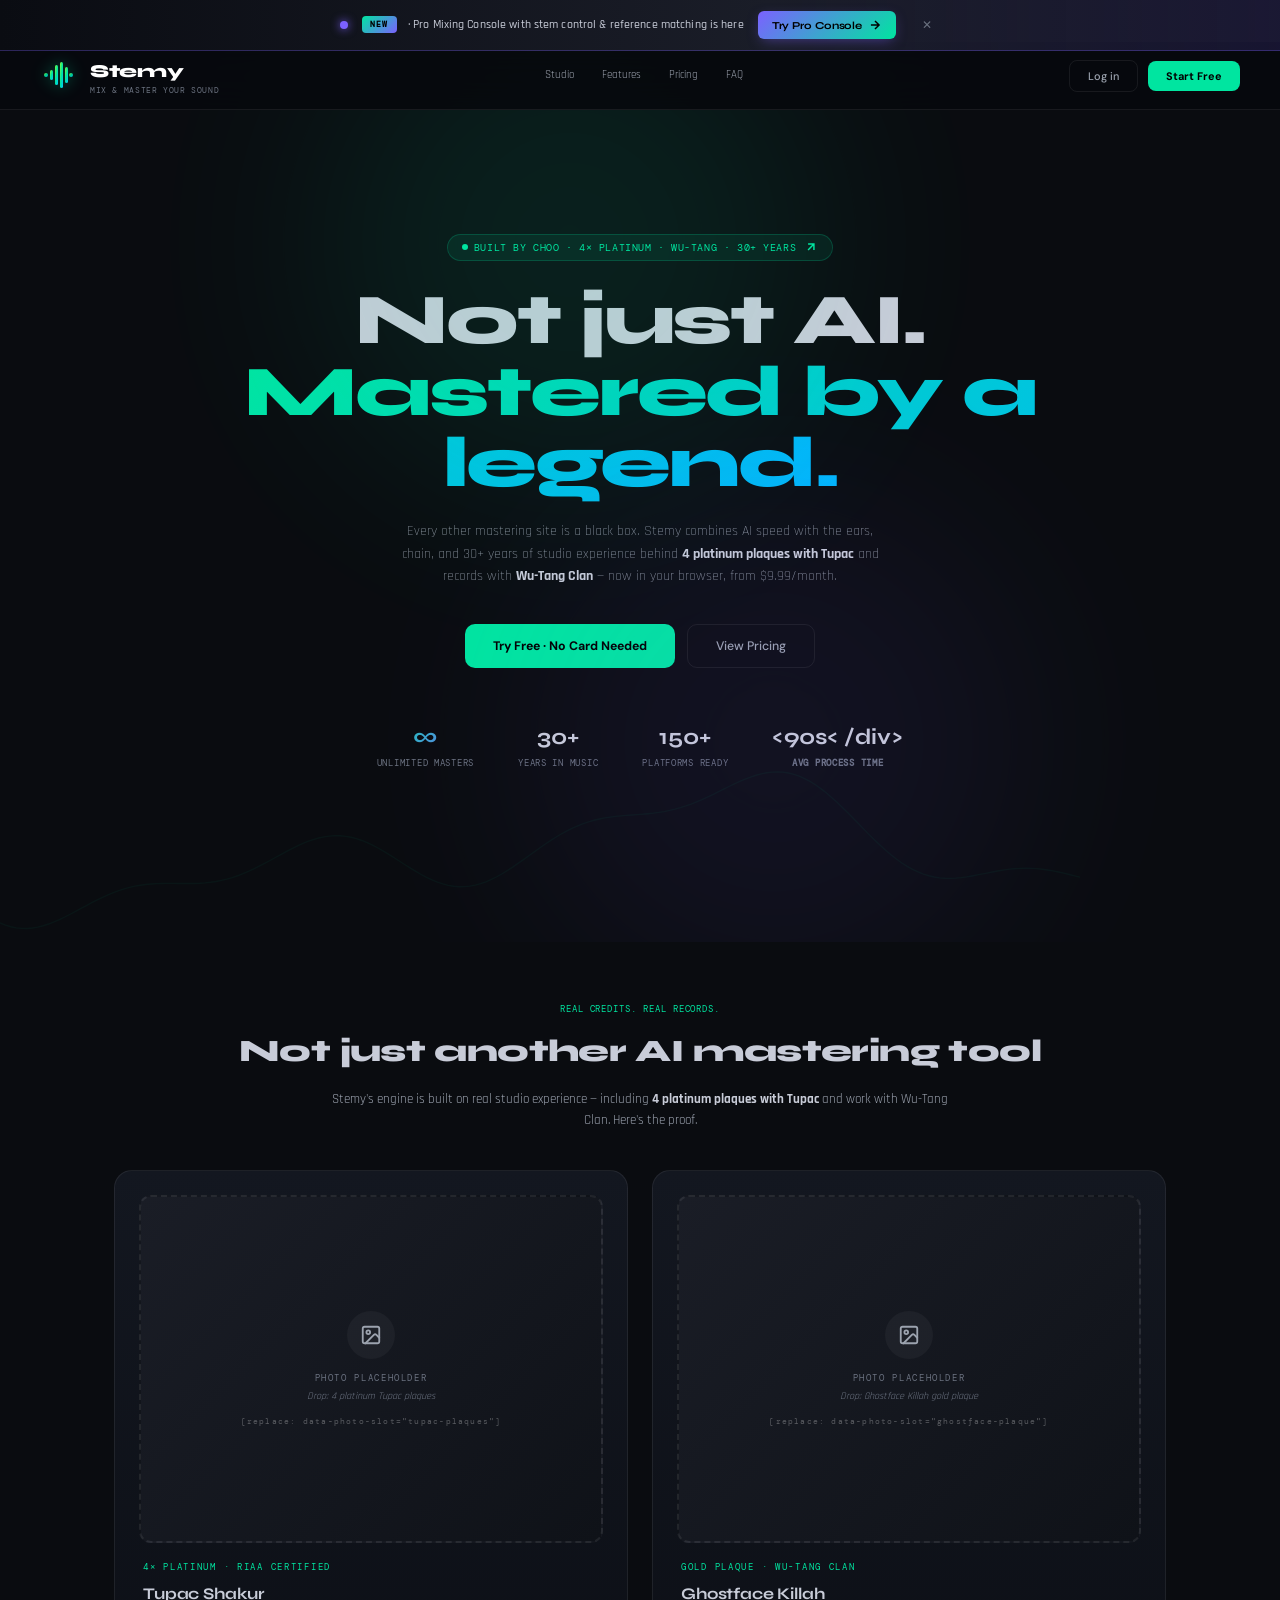
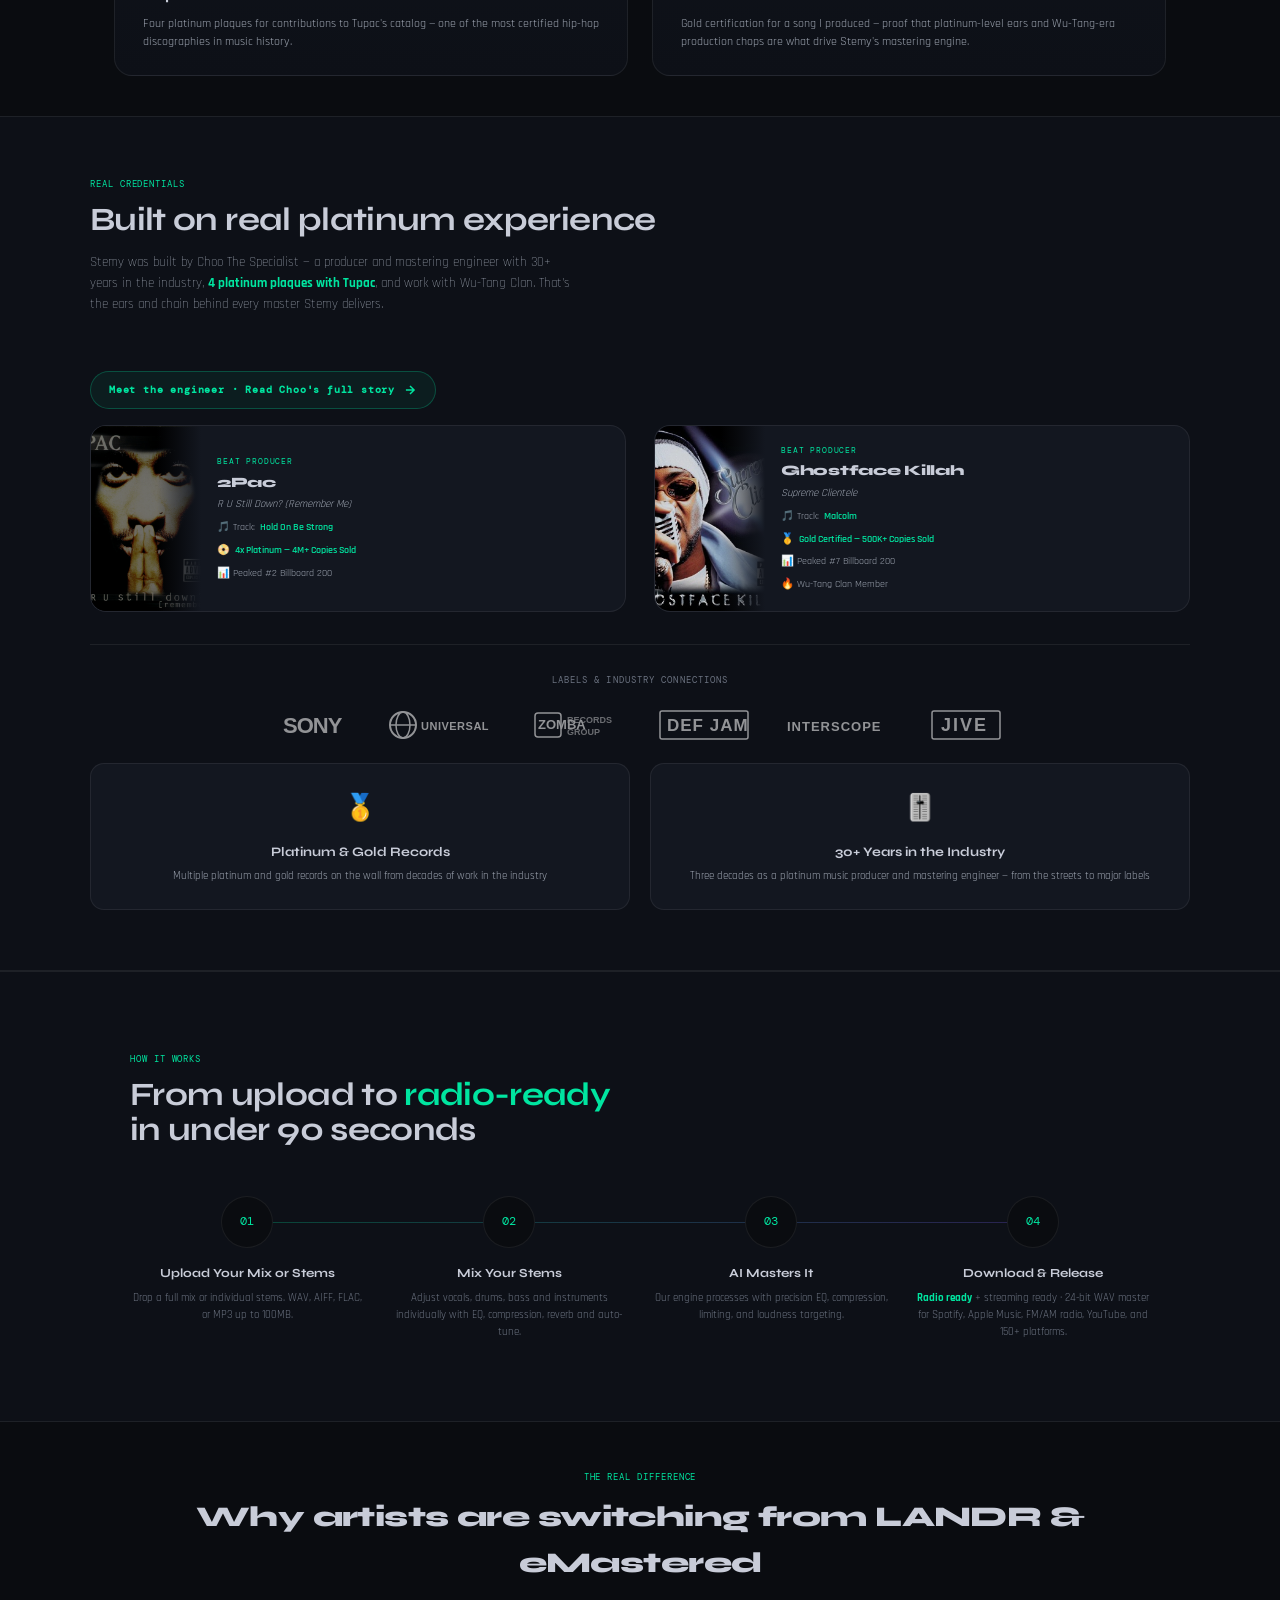
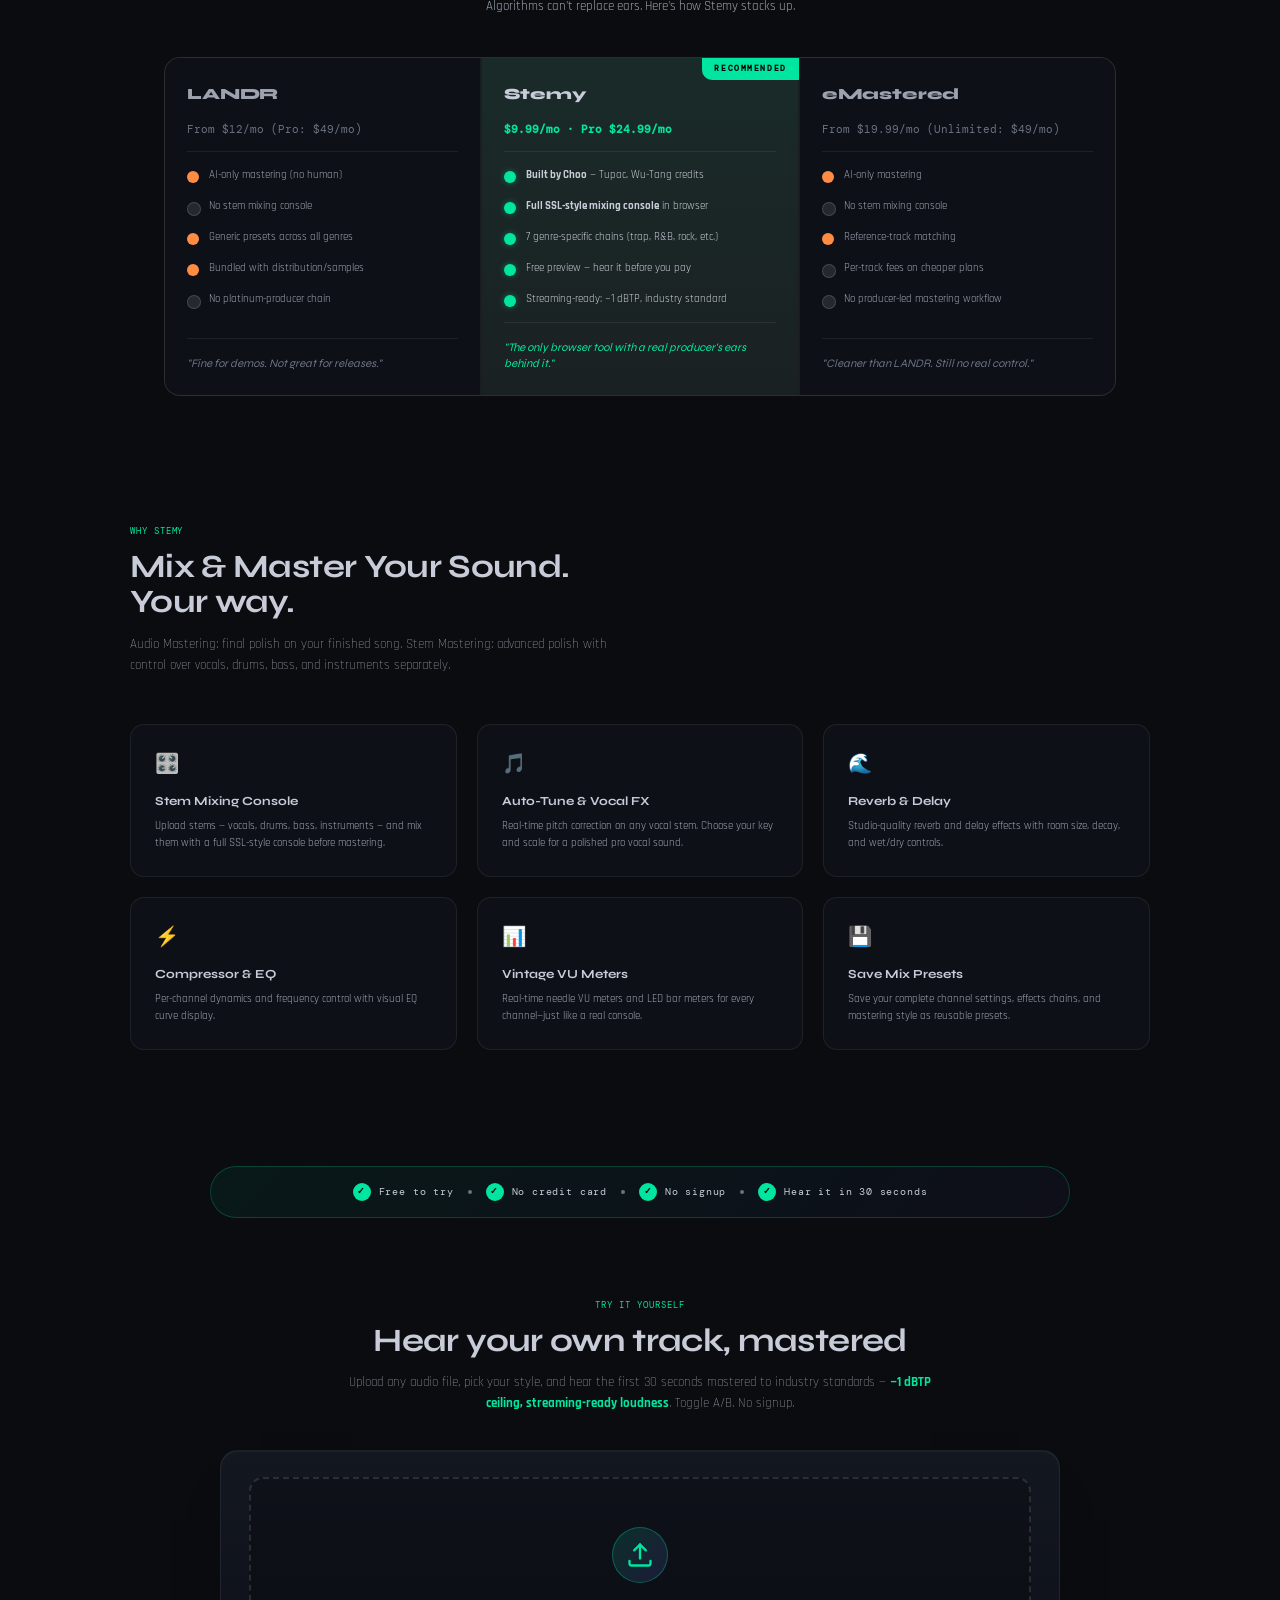
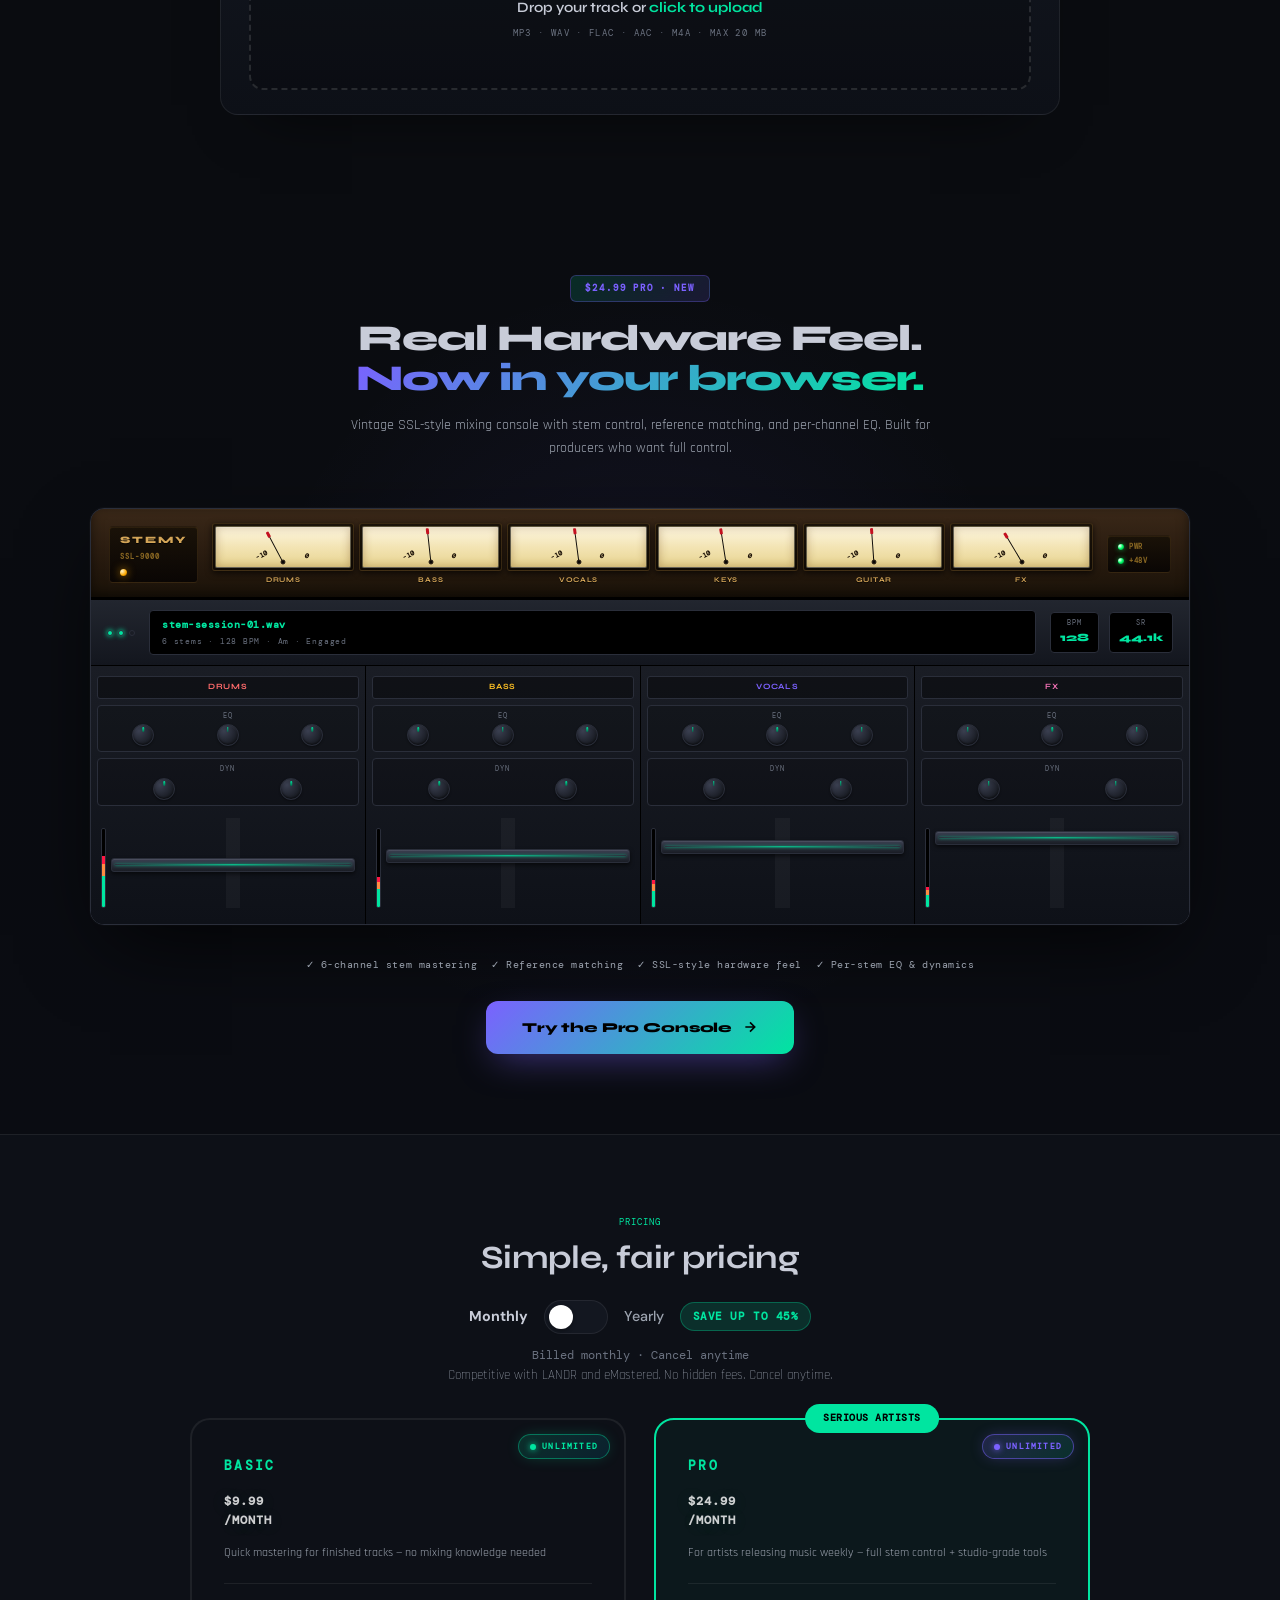
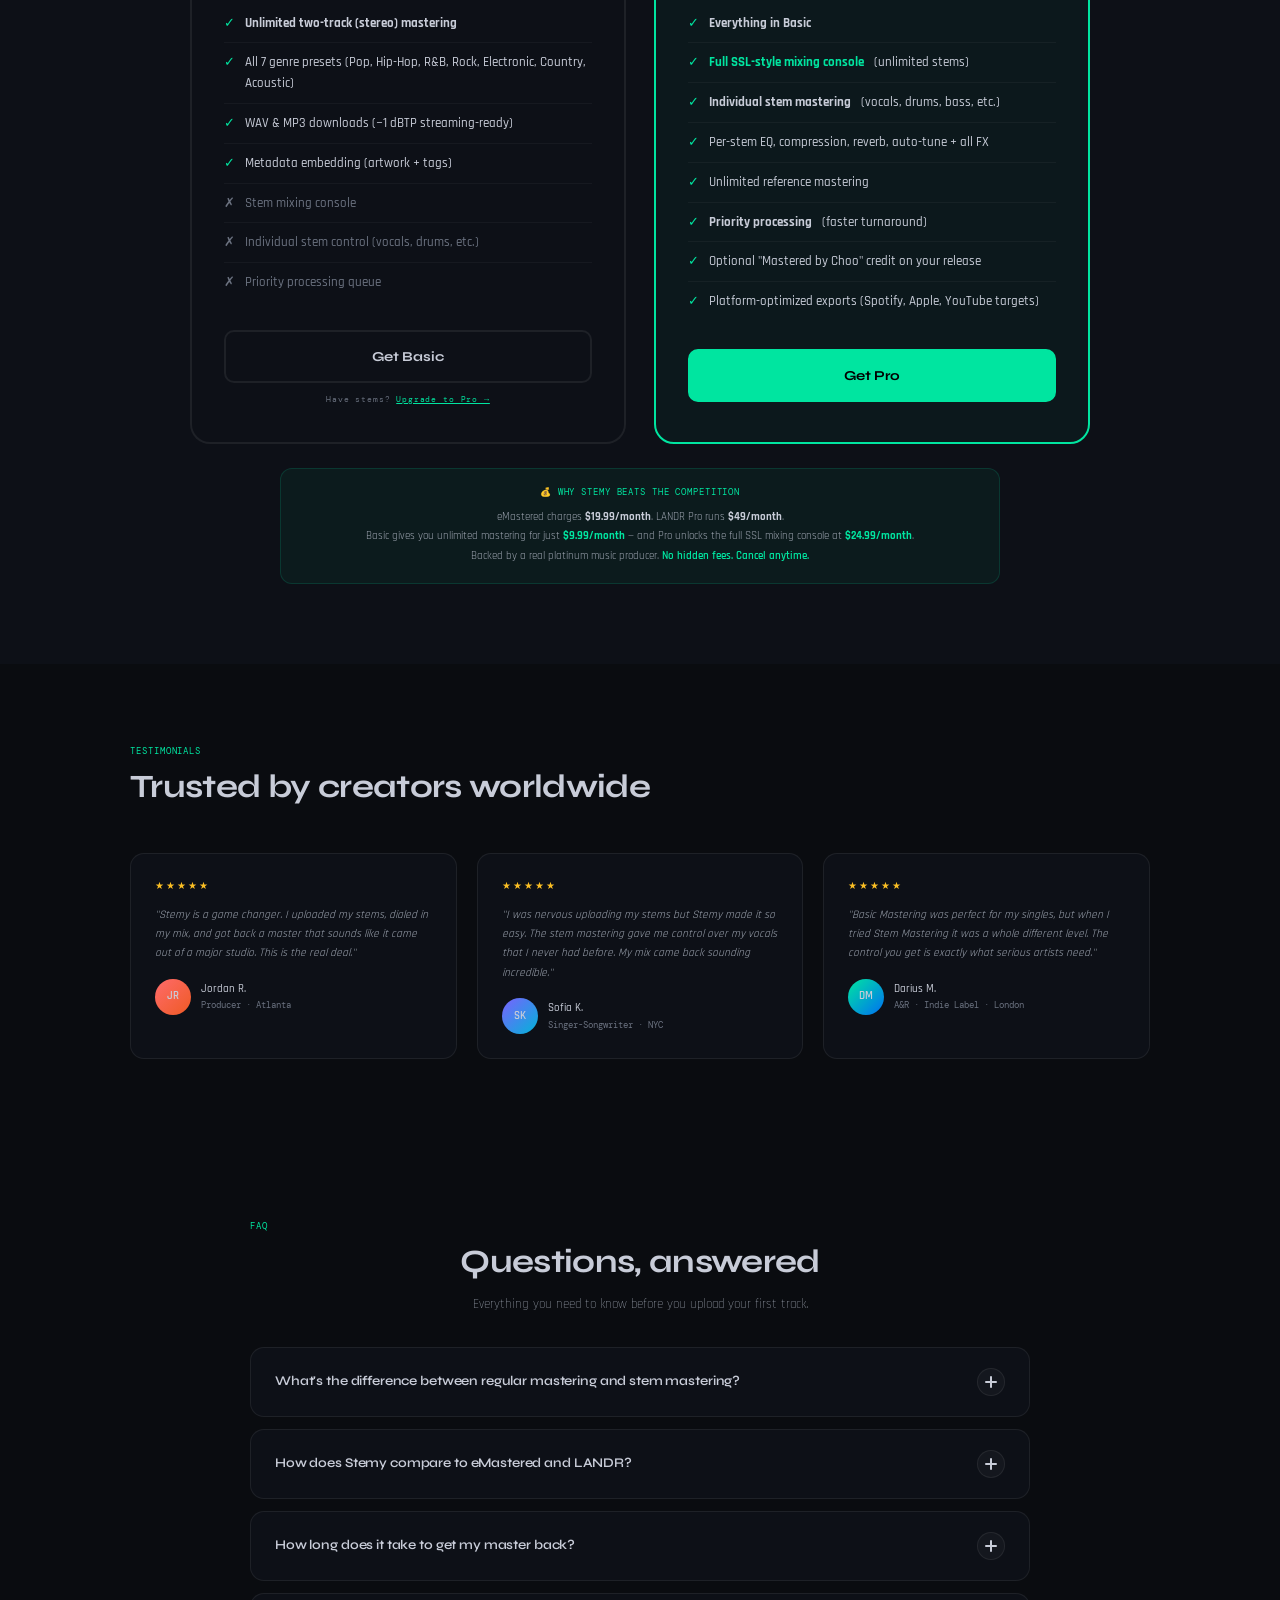
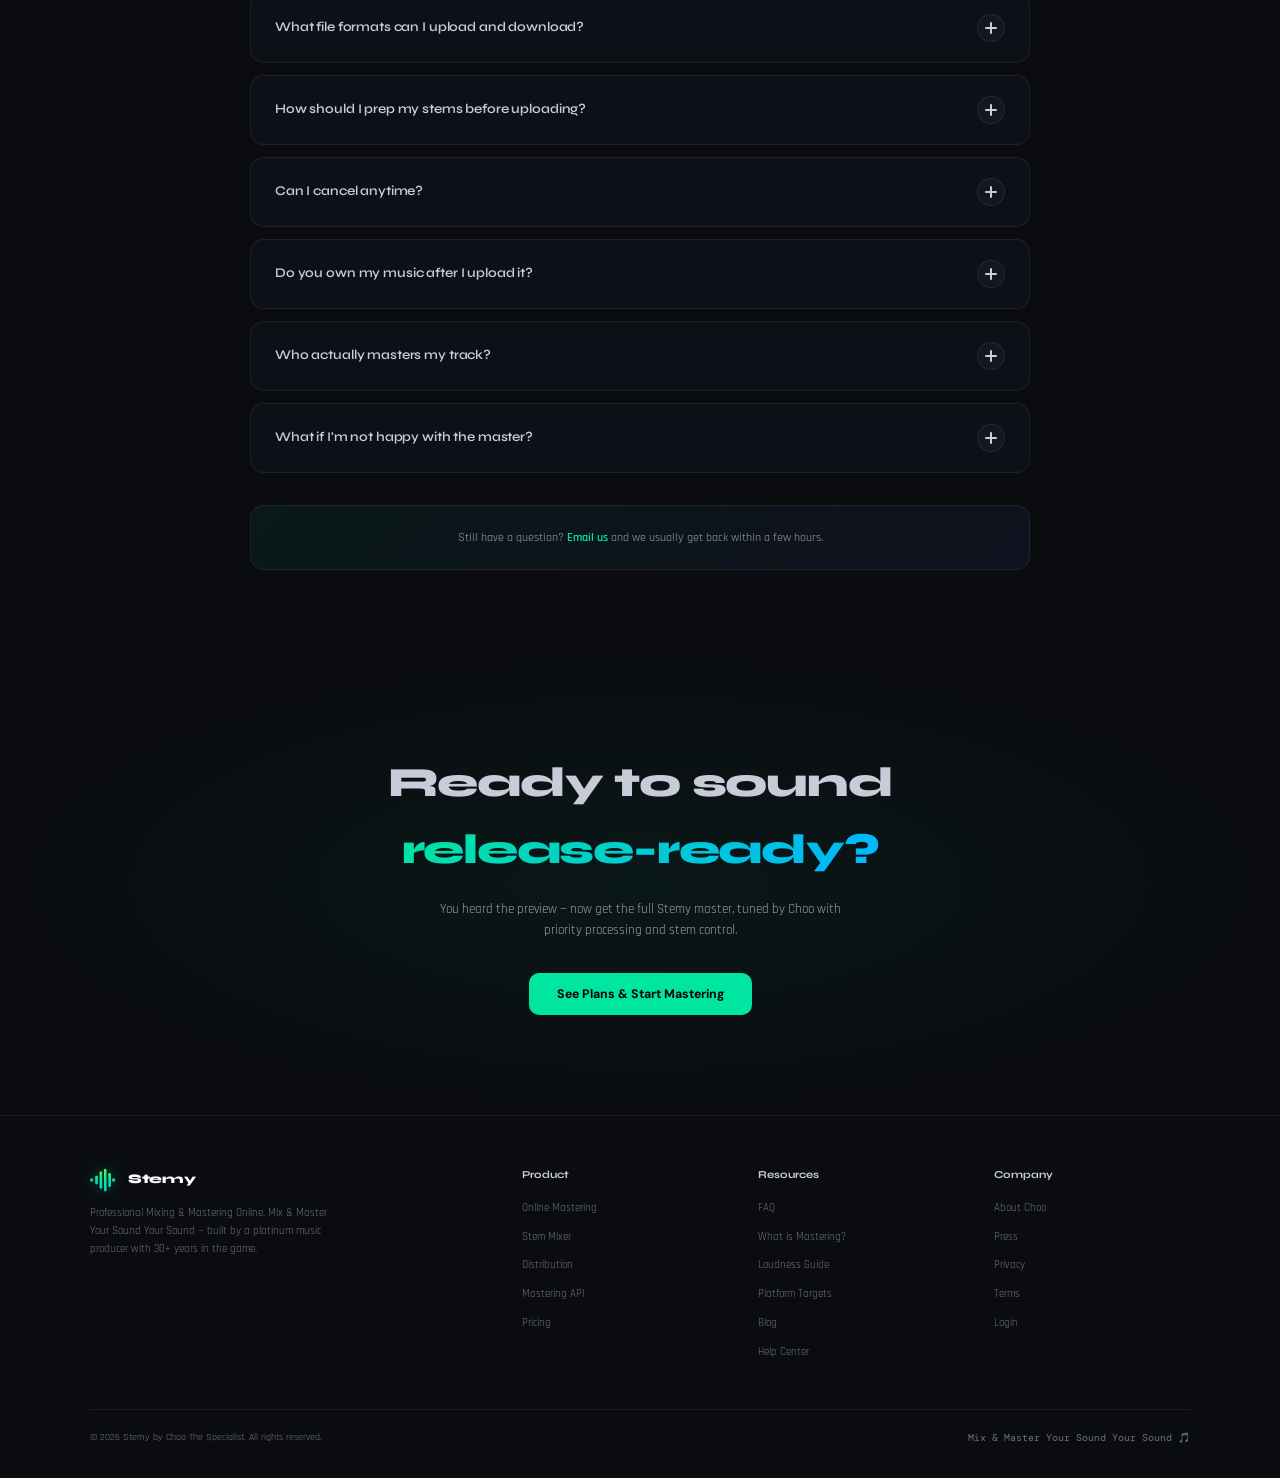
<file: index.html>
<!DOCTYPE html>
<html lang="en">
<head>
  <meta charset="UTF-8">
  <meta name="viewport" content="width=device-width, initial-scale=1.0">
  <title>Stemy</title>
  <script>
    (function () {
      var q = window.location.search || '';
      window.location.replace('./pages/home.html' + q);
    })();
  </script>
</head>
<body>
  <p>Redirecting to <a href="./pages/home.html">Home</a>...</p>
</body>
</html>
</file>
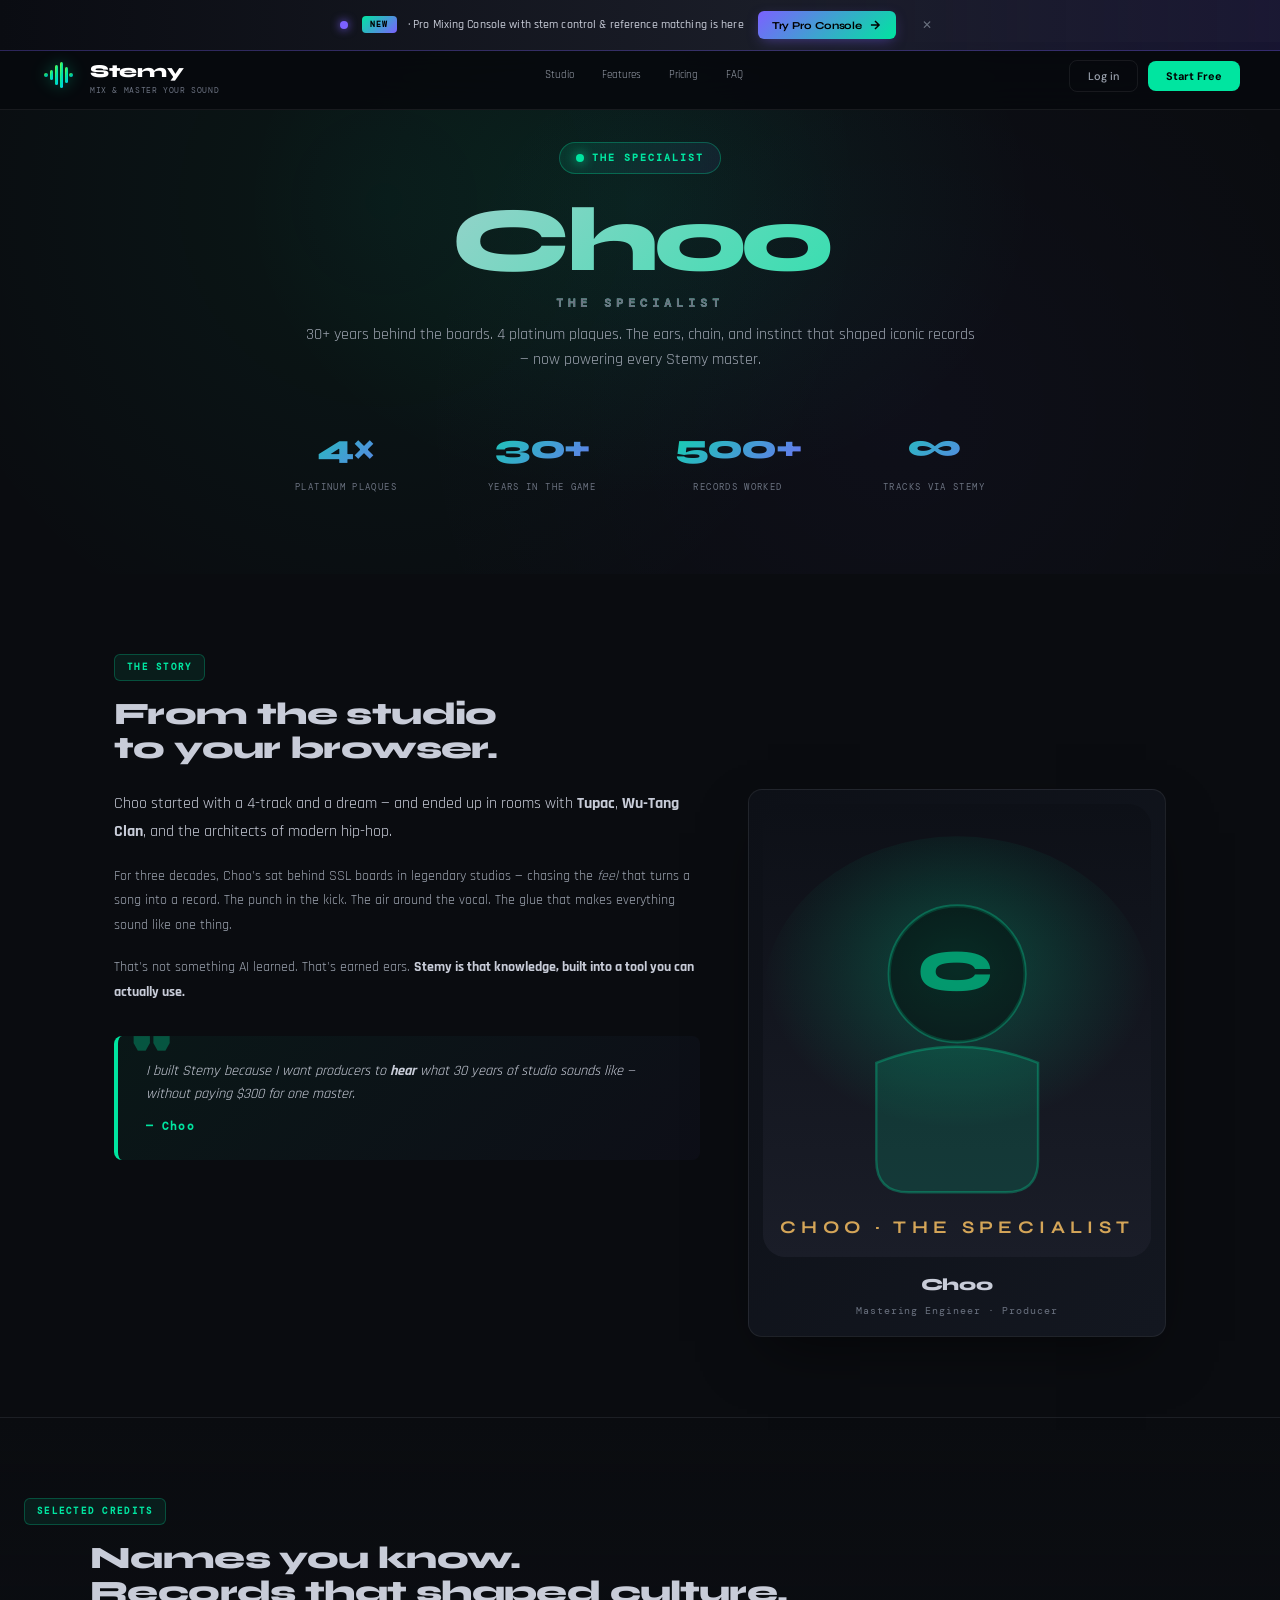
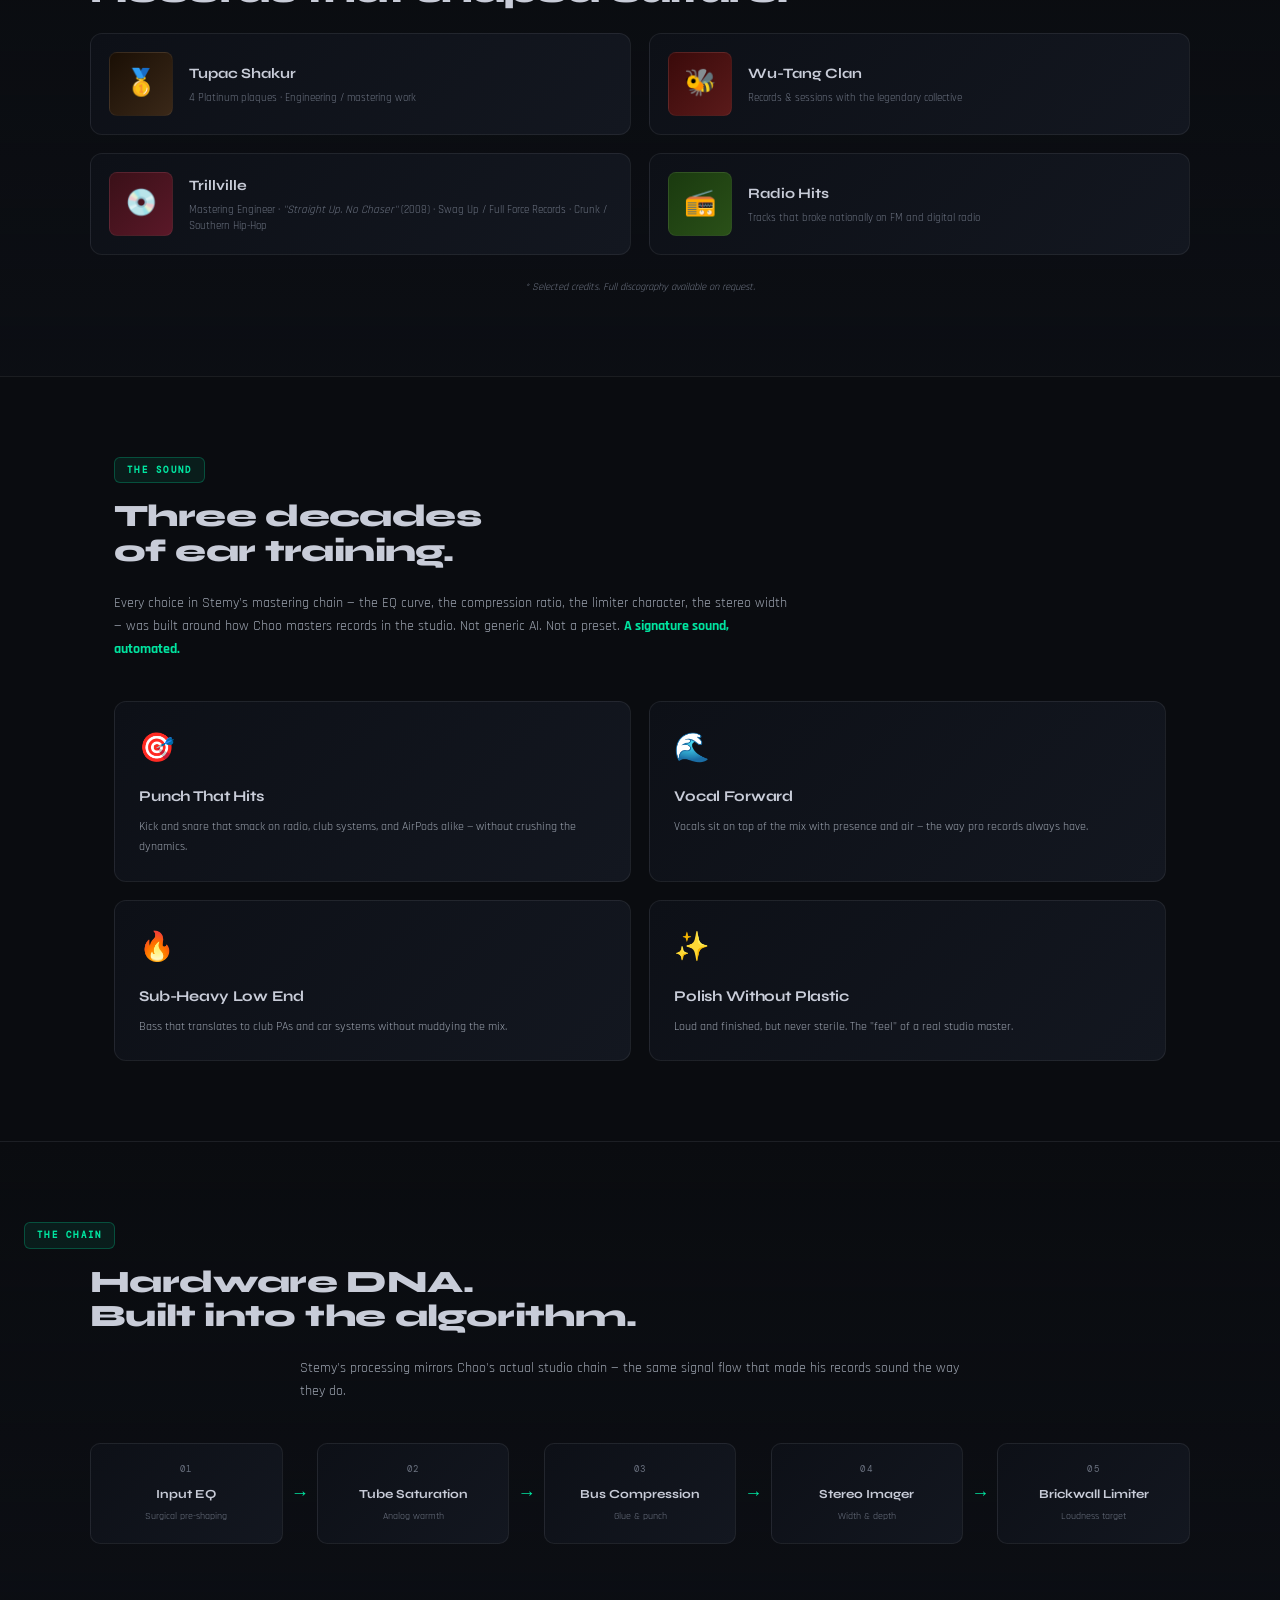
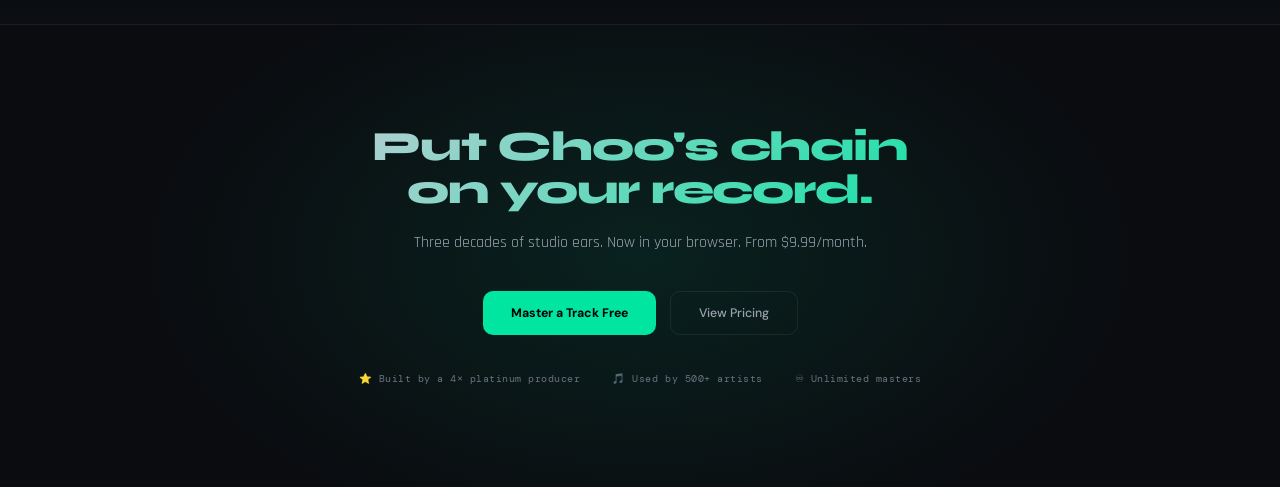
<file: pages/about.html>
<html lang="en">

<head>
  <link rel="stylesheet" href="../css/style.css">
    <meta charset="UTF-8">
    <meta name="viewport" content="width=device-width, initial-scale=1.0">
    <title>Stemy — Professional Mixing &amp; Mastering Online</title>
    <link
        href="https://fonts.googleapis.com/css2?family=Syne:wght@400;600;700;800&amp;family=DM+Mono:wght@300;400;500&amp;family=DM+Sans:ital,wght@0,300;0,400;0,500;1,300&amp;family=Orbitron:wght@700;900&amp;display=swap"
        rel="stylesheet">
    
    <link
        href="https://fonts.googleapis.com/css2?family=Share+Tech+Mono&amp;family=Rajdhani:wght@400;500;600;700&amp;family=Orbitron:wght@400;700;900&amp;display=swap"
        rel="stylesheet">
</head>

<body>

    <!-- NAV -->
    <!-- PRO PROMO BAR (fixed at top, above nav) -->
    <div class="pro-promo-bar" id="proPromoBar">
        <div class="ppb-shimmer"></div>
        <div class="ppb-content">
            <span class="ppb-pulse"></span>
            <span class="ppb-text">
                <strong>NEW</strong> · Pro Mixing Console with stem control &amp; reference matching is here
            </span>
            <button class="ppb-cta"
                onclick="showPage('mastering'); setTimeout(()=>{const t=document.querySelector('.st-tab[data-tab=\'pro\']');if(t)t.click();},150)">
                Try Pro Console
                <svg width="14" height="14" viewBox="0 0 24 24" fill="none" stroke="currentColor" stroke-width="2.5">
                    <path d="M5 12h14M12 5l7 7-7 7"></path>
                </svg>
            </button>
            <button class="ppb-close"
                onclick="document.getElementById('proPromoBar').style.display='none';document.body.classList.add('no-promo')"
                aria-label="Close">✕</button>
        </div>
    </div>

    <nav>
        <!-- ENGINEER STUDIO LOGO -->
        <div class="es-logo-svg" onclick="showPage('home')">
            <div class="es-logo-mark">
                <svg width="32" height="28" viewBox="0 0 32 28" fill="none">
                    <defs>
                        <linearGradient id="sg-footer" x1="0" y1="0" x2="1" y2="1">
                            <stop offset="0%" stop-color="#7fff3a"></stop>
                            <stop offset="50%" stop-color="#00e5a0"></stop>
                            <stop offset="100%" stop-color="#00c8ff"></stop>
                        </linearGradient>
                    </defs>
                    <circle cx="2" cy="14" r="2" fill="url(#sg-footer)" opacity="0.9"></circle>
                    <rect x="6" y="9" width="3" height="10" rx="1.5" fill="url(#sg-footer)"></rect>
                    <rect x="11" y="4" width="3" height="20" rx="1.5" fill="url(#sg-footer)"></rect>
                    <rect x="16" y="1" width="3" height="26" rx="1.5" fill="url(#sg-footer)"></rect>
                    <rect x="21" y="6" width="3" height="16" rx="1.5" fill="url(#sg-footer)"></rect>
                    <circle cx="27" cy="14" r="2" fill="url(#sg-footer)" opacity="0.9"></circle>
                </svg>
            </div>
            <div>
                <div class="es-logo-text">Stemy</div>
                <span class="es-tagline">Mix &amp; Master Your Sound</span>
            </div>
        </div>

        <ul class="nav-links" id="navLinks">
            <li><a onclick="showPage('mastering'); closeNav()">Studio</a></li>
            <li><a
                    onclick="showPage('home'); closeNav(); setTimeout(()=>document.getElementById('features').scrollIntoView({behavior:'smooth'}),100)">Features</a>
            </li>
            <li><a
                    onclick="showPage('home'); closeNav(); setTimeout(()=>document.getElementById('pricing').scrollIntoView({behavior:'smooth'}),100)">Pricing</a>
            </li>
            <li><a
                    onclick="showPage('home'); closeNav(); setTimeout(()=>document.getElementById('faq').scrollIntoView({behavior:'smooth'}),100)">FAQ</a>
            </li>
        </ul>
        <div class="nav-cta" id="navCta">
            <button class="btn btn-ghost" onclick="showPage('login')">Log in</button>
            <button class="btn btn-primary" onclick="showPage('login')">Start Free</button>
            <button class="nav-hamburger" id="navHamburger" type="button" aria-label="Toggle menu" aria-expanded="false"
                aria-controls="navLinks" onclick="toggleNav()">
                <svg class="ic-open" viewBox="0 0 24 24" fill="none" stroke="currentColor" stroke-width="2"
                    stroke-linecap="round" stroke-linejoin="round">
                    <line x1="3" y1="6" x2="21" y2="6"></line>
                    <line x1="3" y1="12" x2="21" y2="12"></line>
                    <line x1="3" y1="18" x2="21" y2="18"></line>
                </svg>
                <svg class="ic-close" viewBox="0 0 24 24" fill="none" stroke="currentColor" stroke-width="2"
                    stroke-linecap="round" stroke-linejoin="round">
                    <line x1="18" y1="6" x2="6" y2="18"></line>
                    <line x1="6" y1="6" x2="18" y2="18"></line>
                </svg>
            </button>
        </div>
    </nav>

    <div class="toast" id="toast"></div>

    <!-- ========== HOME PAGE ========== -->
    <div class="page active" id="page-home">
        <section class="hero">
            <div class="hero-glow glow-1"></div>
            <div class="hero-glow glow-2"></div>
            <svg class="hero-wave" viewBox="0 0 1200 200" preserveAspectRatio="none">
                <polyline id="heroWave" fill="none" stroke="rgba(0,229,160,0.6)" stroke-width="1.5"
                    points="0,100.43739518254907 6,102.70073322871738 12,105.40615939287038 18,108.55000812401286 24,112.11923664790551 30,116.09149094867465 36,120.43537651078833 42,125.11092887815249 48,130.07027461910604 54,135.2584690235349 60,140.61449289684998 66,146.07238724407708 72,151.56250153601135 78,157.0128286879621 84,162.35039791760664 90,167.50269532611992 96,172.39908139581001 102,176.9721746327711 108,181.15917130393257 114,184.90307260832878 120,188.1537926514833 126,190.8691232141318 132,193.01553446352676 138,194.56879437665737 144,195.51439364888577 150,195.8477671591669 156,195.57430755803975 162,194.70917113636312 168,193.27688071861672 174,191.31073480189733 180,188.85203643038633 186,185.94915925960902 192,182.65647183663995 198,179.03314422175498 204,175.14186363471975 210,171.04748776793474 216,166.81566572545938 222,162.51145719237508 228,158.1979803989402 234,153.93511871984134 240,149.7783143572356 246,145.77747552881848 252,141.97602096476783 258,138.41008236922193 264,135.10788189398622 270,132.08929768577315 276,129.36562629326903 282,126.93954625295305 288,124.80528261346518 294,122.94896760997531 300,121.34918826483532 306,119.97770746851175 312,118.80034118035576 318,117.77797087020227 324,116.86766727813082 330,116.02389906940287 336,115.19979806073367 342,114.34845143532766 348,113.42419077572076 354,112.38384783852734 360,111.18794777145831 366,109.80181191283663 372,108.19654438479662 378,106.34987934668365 384,104.24686895499487 390,101.88039570885337 396,99.25149686361354 402,96.36949287953941 408,93.25191634100798 414,89.92424233370272 420,86.41942580013745 426,82.777255805434 432,79.04354083608598 438,75.26914312994684 444,71.50888350842972 450,67.82034117348357 456,64.2625753747032 462,60.89479769062267 468,57.775024861139364 474,54.958742627863174 480,52.49761087388817 486,50.43823950734399 492,48.8210630226821 498,47.679339533529244 504,47.038297348747676 510,46.91444891984736 516,47.315088295573595 522,48.23798416090993 528,49.67127620375243 534,51.59357804010121 540,53.97428533889065 546,56.77408322333558 552,59.94564258918628 558,63.43449077099196 564,67.18003809975193 570,71.1167384163133 576,75.17535861261268 582,79.2843298344494 588,83.37115114963848 594,87.36381530520184 600,91.19222569321728 606,94.78957382844365 612,98.09364750780077 618,101.04804135286302 624,103.60324359747257 630,105.71757572500185 636,107.3579648223416 642,108.50053222727209 648,109.13098611944707 654,109.24481005157865 660,108.8472439392163 666,107.95305862356837 672,106.58612968920245 678,104.7788206550009 684,102.57118986315685 690,100.01003927319715 696,97.14782683924946 702,94.04146713145619 708,90.75104729004316 714,87.33848721897685 720,83.86617409496876 726,80.39560176103471 732,76.98604538119133 738,73.69330085898235 744,70.56851698739027 750,67.6571461362085 756,64.99803654410749 762,62.62268602827974 768,60.554673228228765 774,58.80927844531327 780,57.39330181750254 786,56.30508207686751 792,55.53471457677559 798,55.0644627493323 804,54.869352763211026 810,54.91793699648839 816,55.17320811200056 822,55.59364211018258 828,56.13434581315897 834,56.74828186973654 840,57.38754261713868 846,58.00464303120535 852,58.553802567291335 858,58.992185948782414 864,59.2810738933413 870,59.38693635766329 876,59.28238309381216 882,58.946969094406484 888,58.36783579726155 894,57.54017264851033 900,56.46748770274188 906,55.16168027746445 912,53.642913179559095 918,51.93928658193523 924,50.08632014665923 930,48.12625436456629 936,46.10718621224438 942,44.082058022134795 948,42.10752183474524 954,40.24270437745186 960,38.54790012708882 966,37.0832216111523 972,35.90723714640087 978,35.07562658005993 984,34.63988527907088 990,34.646105613583856 996,35.133863524229284 1002,36.1352354853359 1008,37.673968328961166 1014,39.76482104084919 1020,42.41309385416558 1026,45.61435583467692 1032,49.354377764372956 1038,53.60927258749993 1044,58.345841085294715 1050,63.52211589627018 1056,69.08809259958089 1062,74.98663242833426 1068,81.15451737059807 1074,87.52363503367292 1080,94.022267767646 1086,100.57645823182379 1092,107.11142189415892 1098,113.55297591711005 1104,119.82895352673644 1110,125.87057329316123 1116,131.6137337623585 1122,137.00020554884972 1128,141.9786952888209 1134,146.50575871208164 1140,150.54654345503832 1146,154.07534603004785 1152,157.07597150412016 1158,159.54188882922506 1164,161.47617930903294 1170,162.89128028106592 1176,163.80853063598542 1182,164.25752918540067 1188,164.27532102787828 1194,163.90543085714762 1200,163.19676552198126">
                </polyline>
            </svg>
            <div class="badge badge-clickable" onclick="showPage('choo')" title="Learn about Choo">
                <div class="badge-dot"></div>
                Built by Choo · 4× Platinum · Wu-Tang · 30+ Years
                <svg class="badge-arrow" width="14" height="14" viewBox="0 0 24 24" fill="none" stroke="currentColor"
                    stroke-width="2.5">
                    <path d="M7 17L17 7M7 7h10v10"></path>
                </svg>
            </div>
            <h1>Not just AI.<br><span>Mastered by a legend.</span></h1>
            <p class="hero-sub">Every other mastering site is a black box. Stemy combines AI speed with the ears, chain,
                and 30+ years of studio experience behind <strong style="color:var(--text);">4 platinum plaques with
                    Tupac</strong> and records with <strong style="color:var(--text);">Wu-Tang Clan</strong> — now in
                your browser, from $9.99/month.</p>
            <div class="hero-actions">
                <button class="btn btn-primary btn-lg"
                    onclick="document.getElementById('sample').scrollIntoView({behavior:'smooth'})">Try Free · No Card
                    Needed</button>
                <button class="btn btn-ghost btn-lg"
                    onclick="document.getElementById('pricing').scrollIntoView({behavior:'smooth'})">View
                    Pricing</button>
            </div>
            <div class="hero-stats">
                <div class="stat">
                    <div class="stat-num"
                        style="background:linear-gradient(135deg,var(--accent),var(--accent2));-webkit-background-clip:text;-webkit-text-fill-color:transparent;background-clip:text;">
                        ∞</div>
                    <div class="stat-label">Unlimited Masters</div>
                </div>
                <div class="stat">
                    <div class="stat-num">30+</div>
                    <div class="stat-label">Years in Music</div>
                </div>
                <div class="stat">
                    <div class="stat-num">150+</div>
                    <div class="stat-label">Platforms Ready</div>
                </div>
                <div class="stat">
                    <div class="stat-num"><90s</div>
                    <div class="stat-label">Avg Process Time</div>
                </div>
            </div>
        </section>

        <!-- ========== REAL CREDITS PROOF SECTION ========== -->
        
        <div class="proof-section">
            <div class="proof-head">
                <div class="section-label">Real Credits. Real Records.</div>
                <h2>Not just another AI mastering tool</h2>
                <p>Stemy's engine is built on real studio experience — including <strong style="color:var(--text);">4
                        platinum plaques with Tupac</strong> and work with Wu-Tang Clan. Here's the proof.</p>
            </div>

            <div class="proof-grid">
                <!-- Tupac plaques card -->
                <div class="proof-card">
                    <div class="proof-photo" data-photo-slot="tupac-plaques">
                        <div class="proof-photo-placeholder">
                            <div class="pic-icon">
                                <svg width="22" height="22" viewBox="0 0 24 24" fill="none" stroke="currentColor"
                                    stroke-width="2" stroke-linecap="round" stroke-linejoin="round">
                                    <rect x="3" y="3" width="18" height="18" rx="2"></rect>
                                    <circle cx="9" cy="9" r="2"></circle>
                                    <path d="m21 15-3.086-3.086a2 2 0 0 0-2.828 0L6 21"></path>
                                </svg>
                            </div>
                            <div class="pic-label">Photo Placeholder</div>
                            <div class="pic-hint">Drop: 4 platinum Tupac plaques</div>
                            <div class="pic-drop-id">[replace: data-photo-slot="tupac-plaques"]</div>
                        </div>
                    </div>
                    <div class="proof-info">
                        <div class="proof-kicker">4× Platinum · RIAA Certified</div>
                        <div class="proof-title">Tupac Shakur</div>
                        <div class="proof-desc">Four platinum plaques for contributions to Tupac's catalog — one of the
                            most certified hip-hop discographies in music history.</div>
                    </div>
                </div>

                <!-- Ghostface plaque card -->
                <div class="proof-card">
                    <div class="proof-photo" data-photo-slot="ghostface-plaque">
                        <div class="proof-photo-placeholder">
                            <div class="pic-icon">
                                <svg width="22" height="22" viewBox="0 0 24 24" fill="none" stroke="currentColor"
                                    stroke-width="2" stroke-linecap="round" stroke-linejoin="round">
                                    <rect x="3" y="3" width="18" height="18" rx="2"></rect>
                                    <circle cx="9" cy="9" r="2"></circle>
                                    <path d="m21 15-3.086-3.086a2 2 0 0 0-2.828 0L6 21"></path>
                                </svg>
                            </div>
                            <div class="pic-label">Photo Placeholder</div>
                            <div class="pic-hint">Drop: Ghostface Killah gold plaque</div>
                            <div class="pic-drop-id">[replace: data-photo-slot="ghostface-plaque"]</div>
                        </div>
                    </div>
                    <div class="proof-info">
                        <div class="proof-kicker">Gold Plaque · Wu-Tang Clan</div>
                        <div class="proof-title">Ghostface Killah</div>
                        <div class="proof-desc">Gold certification for a song I produced — proof that platinum-level
                            ears and Wu-Tang-era production chops are what drive Stemy's mastering engine.</div>
                    </div>
                </div>
            </div>
        </div>

        <div class="creds-section">
            <div class="creds-inner">
                <div class="section-label">Real Credentials</div>
                <h2 class="section-title">Built on real platinum experience</h2>
                <p class="section-sub">Stemy was built by Choo The Specialist — a producer and mastering engineer with
                    30+ years in the industry, <strong style="color:var(--accent);">4 platinum plaques with
                        Tupac</strong>, and work with Wu-Tang Clan. That's the ears and chain behind every master Stemy
                    delivers.</p>
                <a class="meet-choo-link" onclick="showPage('choo')">
                    <span>Meet the engineer · Read Choo's full story</span>
                    <svg width="14" height="14" viewBox="0 0 24 24" fill="none" stroke="currentColor"
                        stroke-width="2.5">
                        <path d="M5 12h14M12 5l7 7-7 7"></path>
                    </svg>
                </a>
                
                <!-- ALBUM COVERS CSS -->
                

                <div class="creds-grid-new">
                    <!-- TUPAC CARD -->
                    <div class="album-cred-card">
                        <div class="album-cover-wrap" style="background:#000;">
                            <img src="[data-uri]"
                                alt="2Pac - R U Still Down" style="filter:brightness(0.45) contrast(1.1);">
                            <div class="album-cover-overlay"></div>
                        </div>
                        <div class="album-cred-info">
                            <div class="album-cred-role">Beat Producer</div>
                            <div class="album-cred-artist">2Pac</div>
                            <div class="album-cred-album">R U Still Down? (Remember Me)</div>
                            <div class="album-cred-track">🎵 Track: <span>Hold On Be Strong</span></div>
                            <div class="album-cred-track">📀 <span>4x Platinum — 4M+ Copies Sold</span></div>
                            <div class="album-cred-track">📊 Peaked #2 Billboard 200</div>
                        </div>
                    </div>

                    <!-- GHOSTFACE CARD -->
                    <div class="album-cred-card">
                        <div class="album-cover-wrap">
                            <img src="[data-uri]"
                                alt="Ghostface Killah - Supreme Clientele">
                            <div class="album-cover-overlay"></div>
                        </div>
                        <div class="album-cred-info">
                            <div class="album-cred-role">Beat Producer</div>
                            <div class="album-cred-artist">Ghostface Killah</div>
                            <div class="album-cred-album">Supreme Clientele</div>
                            <div class="album-cred-track">🎵 Track: <span>Malcolm</span></div>
                            <div class="album-cred-track">🥇 <span>Gold Certified — 500K+ Copies Sold</span></div>
                            <div class="album-cred-track">📊 Peaked #7 Billboard 200</div>
                            <div class="album-cred-track">🔥 Wu-Tang Clan Member</div>
                        </div>
                    </div>
                </div>

                <!-- RECORD LABELS -->
                

                <div class="labels-section">
                    <div class="labels-title">Labels &amp; Industry Connections</div>
                    <div class="labels-row">

                        <!-- SONY -->
                        <div class="label-item">
                            <div class="label-logo">
                                <svg width="72" height="28" viewBox="0 0 72 28" fill="none">
                                    <text x="4" y="22" font-family="Arial,sans-serif" font-weight="900" font-size="22"
                                        fill="white" letter-spacing="-1">SONY</text>
                                </svg>
                            </div>
                        </div>

                        <!-- UNIVERSAL -->
                        <div class="label-item">
                            <div class="label-logo">
                                <svg width="110" height="32" viewBox="0 0 110 32" fill="none">
                                    <circle cx="16" cy="16" r="13" stroke="white" stroke-width="2" fill="none"></circle>
                                    <ellipse cx="16" cy="16" rx="7" ry="13" stroke="white" stroke-width="1.5"
                                        fill="none"></ellipse>
                                    <line x1="3" y1="16" x2="29" y2="16" stroke="white" stroke-width="1.5"></line>
                                    <text x="34" y="21" font-family="Arial,sans-serif" font-weight="700" font-size="11"
                                        fill="white" letter-spacing="0.5">UNIVERSAL</text>
                                </svg>
                            </div>
                        </div>

                        <!-- ZOMBA / JIVE -->
                        <div class="label-item">
                            <div class="label-logo">
                                <svg width="90" height="32" viewBox="0 0 90 32" fill="none">
                                    <rect x="2" y="4" width="26" height="24" rx="3" fill="none" stroke="white"
                                        stroke-width="1.5"></rect>
                                    <text x="5" y="20" font-family="Arial,sans-serif" font-weight="900" font-size="13"
                                        fill="white">ZOMBA</text>
                                    <text x="34" y="14" font-family="Arial,sans-serif" font-weight="700" font-size="9"
                                        fill="white" opacity="0.7">RECORDS</text>
                                    <text x="34" y="26" font-family="Arial,sans-serif" font-weight="700" font-size="9"
                                        fill="white" opacity="0.7">GROUP</text>
                                </svg>
                            </div>
                        </div>

                        <!-- DEF JAM -->
                        <div class="label-item">
                            <div class="label-logo">
                                <svg width="90" height="32" viewBox="0 0 90 32" fill="none">
                                    <rect x="1" y="2" width="88" height="28" rx="2" fill="none" stroke="white"
                                        stroke-width="1.5"></rect>
                                    <text x="8" y="22" font-family="Arial,sans-serif" font-weight="900" font-size="17"
                                        fill="white" letter-spacing="1">DEF JAM</text>
                                </svg>
                            </div>
                        </div>

                        <!-- INTERSCOPE -->
                        <div class="label-item">
                            <div class="label-logo">
                                <svg width="110" height="28" viewBox="0 0 110 28" fill="none">
                                    <text x="2" y="20" font-family="Arial,sans-serif" font-weight="700" font-size="13"
                                        fill="white" letter-spacing="1">INTERSCOPE</text>
                                </svg>
                            </div>
                        </div>

                        <!-- JIVE -->
                        <div class="label-item">
                            <div class="label-logo">
                                <svg width="70" height="32" viewBox="0 0 70 32" fill="none">
                                    <rect x="1" y="2" width="68" height="28" rx="2" fill="none" stroke="white"
                                        stroke-width="1.5"></rect>
                                    <text x="10" y="22" font-family="Arial,sans-serif" font-weight="900" font-size="18"
                                        fill="white" letter-spacing="2">JIVE</text>
                                </svg>
                            </div>
                        </div>

                    </div>
                </div>

                <!-- BOTTOM CRED STATS -->
                <div class="creds-bottom-row">
                    <div class="cred-card">
                        <div class="cred-icon">🥇</div>
                        <div class="cred-title">Platinum &amp; Gold Records</div>
                        <div class="cred-desc">Multiple platinum and gold records on the wall from decades of work in
                            the industry</div>
                    </div>
                    <div class="cred-card">
                        <div class="cred-icon">🎚️</div>
                        <div class="cred-title">30+ Years in the Industry</div>
                        <div class="cred-desc">Three decades as a platinum music producer and mastering engineer — from
                            the streets to major labels</div>
                    </div>
                </div>
            </div>
        </div>

        <div
            style="background:var(--surface);border-top:1px solid var(--border);border-bottom:1px solid var(--border);">
            <div class="section">
                <div class="section-label">How it works</div>
                <h2 class="section-title">From upload to <span style="color:var(--accent);">radio-ready</span><br>in
                    under 90 seconds</h2>
                <div class="steps-grid">
                    <div class="step-item">
                        <div class="step-num">01</div>
                        <div class="step-title">Upload Your Mix or Stems</div>
                        <div class="step-desc">Drop a full mix or individual stems. WAV, AIFF, FLAC, or MP3 up to 100MB.
                        </div>
                    </div>
                    <div class="step-item">
                        <div class="step-num">02</div>
                        <div class="step-title">Mix Your Stems</div>
                        <div class="step-desc">Adjust vocals, drums, bass and instruments individually with EQ,
                            compression, reverb and auto-tune.</div>
                    </div>
                    <div class="step-item">
                        <div class="step-num">03</div>
                        <div class="step-title">AI Masters It</div>
                        <div class="step-desc">Our engine processes with precision EQ, compression, limiting, and
                            loudness targeting.</div>
                    </div>
                    <div class="step-item">
                        <div class="step-num">04</div>
                        <div class="step-title">Download &amp; Release</div>
                        <div class="step-desc"><strong style="color:var(--accent);">Radio ready</strong> + streaming
                            ready · 24-bit WAV master for Spotify, Apple Music, FM/AM radio, YouTube, and 150+
                            platforms.</div>
                    </div>
                </div>
            </div>
        </div>

        <!-- ========== WHY SWITCH FROM LANDR / eMASTERED ========== -->
        
        <div class="switch-wrap" id="compare">
            <div class="switch-head">
                <div class="section-label" style="text-align:center;">The Real Difference</div>
                <h2>Why artists are switching from LANDR &amp; eMastered</h2>
                <p class="sub">Algorithms can't replace ears. Here's how Stemy stacks up.</p>
            </div>

            <div class="switch-grid">

                <!-- LANDR -->
                <div class="switch-col">
                    <div class="switch-logo">LANDR</div>
                    <div class="switch-price">From $12/mo (Pro: $49/mo)</div>
                    <div class="switch-feat partial">AI-only mastering (no human)</div>
                    <div class="switch-feat no">No stem mixing console</div>
                    <div class="switch-feat partial">Generic presets across all genres</div>
                    <div class="switch-feat partial">Bundled with distribution/samples</div>
                    <div class="switch-feat no">No platinum-producer chain</div>
                    <div class="switch-quote">"Fine for demos. Not great for releases."</div>
                </div>

                <!-- STEMY (middle, highlighted) -->
                <div class="switch-col stemy">
                    <div class="switch-logo">Stemy</div>
                    <div class="switch-price">$9.99/mo · Pro $24.99/mo</div>
                    <div class="switch-feat yes"><strong>Built by Choo</strong> — Tupac, Wu-Tang credits</div>
                    <div class="switch-feat yes"><strong>Full SSL-style mixing console</strong> in browser</div>
                    <div class="switch-feat yes">7 genre-specific chains (trap, R&amp;B, rock, etc.)</div>
                    <div class="switch-feat yes">Free preview — hear it before you pay</div>
                    <div class="switch-feat yes">Streaming-ready: −1 dBTP, industry standard</div>
                    <div class="switch-quote" style="color:var(--accent);">"The only browser tool with a real producer's
                        ears behind it."</div>
                </div>

                <!-- eMASTERED -->
                <div class="switch-col">
                    <div class="switch-logo">eMastered</div>
                    <div class="switch-price">From $19.99/mo (Unlimited: $49/mo)</div>
                    <div class="switch-feat partial">AI-only mastering</div>
                    <div class="switch-feat no">No stem mixing console</div>
                    <div class="switch-feat partial">Reference-track matching</div>
                    <div class="switch-feat no">Per-track fees on cheaper plans</div>
                    <div class="switch-feat no">No producer-led mastering workflow</div>
                    <div class="switch-quote">"Cleaner than LANDR. Still no real control."</div>
                </div>

            </div>
        </div>

        <div id="features">
            <div class="section">
                <div class="section-label">Why Stemy</div>
                <h2 class="section-title">Mix &amp; Master Your Sound.<br>Your way.</h2>
                <p class="section-sub">Audio Mastering: final polish on your finished song. Stem Mastering: advanced
                    polish with control over vocals, drums, bass, and instruments separately.</p>
                <div class="features-grid">
                    <div class="feature-card">
                        <div class="feature-icon">🎛️</div>
                        <div class="feature-title">Stem Mixing Console</div>
                        <div class="feature-desc">Upload stems — vocals, drums, bass, instruments — and mix them with a
                            full SSL-style console before mastering.</div>
                    </div>
                    <div class="feature-card">
                        <div class="feature-icon">🎵</div>
                        <div class="feature-title">Auto-Tune &amp; Vocal FX</div>
                        <div class="feature-desc">Real-time pitch correction on any vocal stem. Choose your key and
                            scale for a polished pro vocal sound.</div>
                    </div>
                    <div class="feature-card">
                        <div class="feature-icon">🌊</div>
                        <div class="feature-title">Reverb &amp; Delay</div>
                        <div class="feature-desc">Studio-quality reverb and delay effects with room size, decay, and
                            wet/dry controls.</div>
                    </div>
                    <div class="feature-card">
                        <div class="feature-icon">⚡</div>
                        <div class="feature-title">Compressor &amp; EQ</div>
                        <div class="feature-desc">Per-channel dynamics and frequency control with visual EQ curve
                            display.</div>
                    </div>
                    <div class="feature-card">
                        <div class="feature-icon">📊</div>
                        <div class="feature-title">Vintage VU Meters</div>
                        <div class="feature-desc">Real-time needle VU meters and LED bar meters for every channel—just
                            like a real console.</div>
                    </div>
                    <div class="feature-card">
                        <div class="feature-icon">💾</div>
                        <div class="feature-title">Save Mix Presets</div>
                        <div class="feature-desc">Save your complete channel settings, effects chains, and mastering
                            style as reusable presets.</div>
                    </div>
                </div>
            </div>
        </div>

        <!-- ========== BEFORE / AFTER SAMPLE SECTION (upload + genre presets) ========== -->
        

        <!-- Risk-reversal strip above A/B demo -->
        
        <div class="risk-strip">
            <span><span class="check">✓</span>Free to try</span>
            <span class="dot"></span>
            <span><span class="check">✓</span>No credit card</span>
            <span class="dot"></span>
            <span><span class="check">✓</span>No signup</span>
            <span class="dot"></span>
            <span><span class="check">✓</span>Hear it in 30 seconds</span>
        </div>

        <div class="section ab-sample-wrap" id="sample">
            <div class="section-label" style="text-align:center;">Try it yourself</div>
            <h2 class="section-title" style="text-align:center;">Hear your own track, mastered</h2>
            <p class="section-sub" style="text-align:center;max-width:620px;margin:0 auto;">
                Upload any audio file, pick your style, and hear the first 30 seconds mastered to industry standards —
                <strong style="color:var(--accent);">−1 dBTP ceiling, streaming-ready loudness</strong>. Toggle A/B. No
                signup.
            </p>

            <section class="ab-panel" data-state="upload" data-playing="false"
                aria-label="Upload a track to hear before and after">

                <!-- STATE 1: upload -->
                <div class="ab-drop" data-role="drop" tabindex="0" role="button"
                    aria-label="Choose an audio file to upload">
                    <div class="ab-drop-icon">
                        <svg width="28" height="28" viewBox="0 0 24 24" fill="none" stroke="currentColor"
                            stroke-width="2" stroke-linecap="round" stroke-linejoin="round">
                            <path d="M12 3v12"></path>
                            <path d="m7 8 5-5 5 5"></path>
                            <path d="M3 17v2a2 2 0 0 0 2 2h14a2 2 0 0 0 2-2v-2"></path>
                        </svg>
                    </div>
                    <div>
                        <div class="ab-drop-title">Drop your track or <strong>click to upload</strong></div>
                        <div class="ab-drop-meta" style="margin-top:6px;">MP3 · WAV · FLAC · AAC · M4A · Max 20 MB</div>
                    </div>
                    <div class="ab-drop-error" data-role="error" hidden=""></div>
                    <input type="file" accept=".mp3,.wav,.flac,.aac,.m4a,.aiff,.aif" hidden="" data-role="file-input">
                </div>

                <!-- STATE 2: processing -->
                <div class="ab-processing" data-role="processing" hidden="">
                    <div class="ab-spinner" aria-hidden="true"></div>
                    <div class="ab-processing-label" data-role="processing-label">Decoding your track…</div>
                </div>

                <!-- STATE 3: player -->
                <div class="ab-player" data-role="player" hidden="">
                    <header class="ab-head">
                        <div class="ab-chip">Stemy Preview · 30-sec Demo</div>
                        <div class="ab-track">
                            <div class="ab-track-info">
                                <div class="ab-track-title" data-role="filename">your-track.wav</div>
                                <div class="ab-track-meta" data-role="fileinfo">00:30 · 44.1 kHz</div>
                            </div>
                            <button class="ab-reset" data-role="reset" type="button"
                                aria-label="Upload a different track" title="Upload a different track">
                                <svg width="14" height="14" viewBox="0 0 24 24" fill="none" stroke="currentColor"
                                    stroke-width="2" stroke-linecap="round" stroke-linejoin="round">
                                    <line x1="18" y1="6" x2="6" y2="18"></line>
                                    <line x1="6" y1="6" x2="18" y2="18"></line>
                                </svg>
                            </button>
                        </div>
                    </header>

                    <!-- Smart auto-tune indicator (shown after upload) -->
                    <div class="smart-tune-strip" data-role="smart-tune" hidden="">
                        <div class="st-pulse-dot" aria-hidden="true"></div>
                        <div class="st-text">
                            <strong>Smart Auto-Tune Active</strong>
                            <span class="st-detail" data-role="smart-tune-detail">Analyzing your track…</span>
                        </div>
                        <div class="st-badge"
                            title="Stemy auto-tunes the chain to YOUR specific track. Generic AI mastering tools don't.">
                            <svg width="12" height="12" viewBox="0 0 24 24" fill="none" stroke="currentColor"
                                stroke-width="2.5" stroke-linecap="round" stroke-linejoin="round">
                                <path
                                    d="m12 3 1.91 5.86a2 2 0 0 0 1.27 1.27L21 12l-5.82 1.87a2 2 0 0 0-1.27 1.27L12 21l-1.91-5.86a2 2 0 0 0-1.27-1.27L3 12l5.82-1.87a2 2 0 0 0 1.27-1.27L12 3z">
                                </path>
                            </svg>
                            <span>vs LANDR</span>
                        </div>
                    </div>

                    <!-- Genre selector -->
                    <div class="ab-genre-row" role="group" aria-label="Mastering style">
                        <span class="ab-genre-label">STYLE</span>
                        <button class="ab-genre-btn" data-genre="pop" aria-pressed="true" type="button"><span
                                class="led"></span>Pop</button>
                        <button class="ab-genre-btn" data-genre="hiphop" aria-pressed="false" type="button"><span
                                class="led"></span>Hip-Hop</button>
                        <button class="ab-genre-btn" data-genre="rnb" aria-pressed="false" type="button"><span
                                class="led"></span>R&amp;B</button>
                        <button class="ab-genre-btn" data-genre="rock" aria-pressed="false" type="button"><span
                                class="led"></span>Rock</button>
                        <button class="ab-genre-btn" data-genre="electronic" aria-pressed="false" type="button"><span
                                class="led"></span>Electronic</button>
                        <button class="ab-genre-btn" data-genre="acoustic" aria-pressed="false" type="button"><span
                                class="led"></span>Acoustic</button>
                        <button class="ab-genre-btn" data-genre="country" aria-pressed="false" type="button"><span
                                class="led"></span>Country</button>
                    </div>

                    <div class="ab-body">
                        <button class="ab-play" data-role="play" data-playing="false" aria-label="Play or pause"
                            type="button">
                            <svg class="ic-play" viewBox="0 0 24 24" aria-hidden="true">
                                <path d="M8 5v14l11-7z"></path>
                            </svg>
                            <svg class="ic-pause" viewBox="0 0 24 24" aria-hidden="true">
                                <path d="M6 5h4v14H6zM14 5h4v14h-4z"></path>
                            </svg>
                        </button>

                        <div class="ab-readout">
                            <div class="ab-timerow">
                                <span><span class="now" data-role="now">0:00</span> / <span
                                        data-role="total">0:30</span></span>
                                <span class="ab-ch-tag" data-role="channel-tag" data-ch="a">A · BEFORE</span>
                            </div>
                            <div class="ab-crossfade" data-role="meter" role="slider"
                                aria-label="Seek and A/B indicator" aria-valuemin="0" aria-valuemax="100"
                                aria-valuenow="0" tabindex="0">
                                <div class="ab-cf-row" data-side="a" data-active="true">
                                    <span class="ab-cf-label">A</span>
                                    <div class="ab-cf-track">
                                        <div class="ab-cf-wave"></div>
                                        <div class="ab-cf-fill" data-role="meter-fill-a"></div>
                                        <div class="ab-cf-dot" aria-hidden="true"></div>
                                    </div>
                                </div>
                                <div class="ab-cf-row" data-side="b" data-active="false">
                                    <span class="ab-cf-label">B</span>
                                    <div class="ab-cf-track">
                                        <div class="ab-cf-wave"></div>
                                        <div class="ab-cf-fill" data-role="meter-fill-b"></div>
                                        <div class="ab-cf-dot" aria-hidden="true"></div>
                                    </div>
                                </div>
                            </div>
                        </div>

                        <div class="ab-toggle" role="group" aria-label="Select source">
                            <button class="ab-btn" data-ch="a" aria-pressed="true" type="button"><span
                                    class="led"></span><span class="big">A</span><span
                                    class="small">BEFORE</span></button>
                            <button class="ab-btn" data-ch="b" aria-pressed="false" type="button"><span
                                    class="led"></span><span class="big">B</span><span
                                    class="small">AFTER</span></button>
                        </div>
                    </div>

                    <!-- Stereo analog VU meters -->
                    <div class="ab-vu" aria-label="Stereo VU meters">
                        <div class="ab-vu-row">
                            <!-- LEFT meter -->
                            <div class="ab-vu-unit">
                                <span class="ab-vu-over" data-role="vu-over-l" data-lit="false"
                                    aria-hidden="true"></span>
                                <svg class="ab-vu-svg" viewBox="0 0 220 160" preserveAspectRatio="xMidYMid meet"
                                    xmlns="http://www.w3.org/2000/svg" aria-hidden="true">
                                    <defs>
                                        <radialGradient id="vuGlowL" cx="50%" cy="92%" r="78%">
                                            <stop offset="0%" stop-color="#fff7e0" stop-opacity="0.9"></stop>
                                            <stop offset="50%" stop-color="#ffd98a" stop-opacity="0.25"></stop>
                                            <stop offset="100%" stop-color="#ffb560" stop-opacity="0"></stop>
                                        </radialGradient>
                                        <linearGradient id="vuNeedleGradL" x1="0" y1="0" x2="0" y2="1">
                                            <stop offset="0%" stop-color="#0a0806"></stop>
                                            <stop offset="100%" stop-color="#1a1510"></stop>
                                        </linearGradient>
                                    </defs>

                                    <ellipse cx="110" cy="140" rx="95" ry="75" fill="url(#vuGlowL)"></ellipse>

                                    <!-- Main scale arc from -50deg (x=47.2, y=87.3) to 0deg (x=110, y=58) -->
                                    <path d="M 47.2,87.3 A 82,82 0 0,1 110,58" stroke="#1a0f05" stroke-width="1.2"
                                        fill="none"></path>
                                    <!-- Red zone arc from 0deg (110,58) to +30deg (151,69) -->
                                    <path d="M 110,58 A 82,82 0 0,1 151,69" stroke="#c41020" stroke-width="1.8"
                                        fill="none"></path>

                                    <!-- Black range number labels (mathematically positioned on r=72 arc) -->
                                    <g font-family="'DM Mono', monospace" font-size="8" font-weight="600" fill="#1a0f05"
                                        text-anchor="middle" dominant-baseline="middle">
                                        <text x="54.8" y="93.7">20</text>
                                        <text x="68.7" y="81.0">10</text>
                                        <text x="77.3" y="75.9">7</text>
                                        <text x="85.4" y="72.3">5</text>
                                        <text x="95.0" y="69.6">3</text>
                                        <text x="100.0" y="68.7">2</text>
                                        <text x="105.0" y="68.2">1</text>
                                        <text x="110.0" y="68.0">0</text>
                                    </g>
                                    <!-- Red zone number labels -->
                                    <g font-family="'DM Mono', monospace" font-size="7.5" font-weight="700"
                                        fill="#c41020" text-anchor="middle" dominant-baseline="middle">
                                        <text x="122.5" y="69.1">+1</text>
                                        <text x="134.6" y="72.3">+2</text>
                                        <text x="146.0" y="77.6">+3</text>
                                    </g>

                                    <!-- Tick marks (short lines pointing radially out from pivot) -->
                                    <g stroke="#1a0f05" stroke-width="1.0" fill="none">
                                        <!-- Short black ticks at -20,-10,-5,-3,0 -->
                                        <!-- For each tick: inner point at r=78, outer point at r=84 -->
                                        <!-- -50deg: (47.2,87.3) inner, (42.6,83.9) outer -->
                                        <line x1="48.8" y1="87.0" x2="44.7" y2="84.0"></line>
                                        <line x1="62.8" y1="75.0" x2="59.4" y2="71.6"></line>
                                        <line x1="79.9" y1="65.0" x2="77.4" y2="60.9"></line>
                                        <line x1="96.9" y1="59.1" x2="95.4" y2="54.6"></line>
                                        <line x1="110.0" y1="58.0" x2="110.0" y2="54.0"></line>
                                    </g>
                                    <g stroke="#c41020" stroke-width="1.2" fill="none">
                                        <line x1="123.9" y1="59.0" x2="125.4" y2="55.0"></line>
                                        <line x1="137.4" y1="61.1" x2="140.1" y2="57.6"></line>
                                        <line x1="151.0" y1="69.0" x2="154.0" y2="66.3"></line>
                                    </g>

                                    <!-- VU label in center -->
                                    <text x="110" y="108" font-family="'DM Mono', monospace" font-size="12"
                                        font-weight="700" fill="#1a0f05" text-anchor="middle"
                                        letter-spacing="1">VU</text>

                                    <!-- STEMY brand -->
                                    <text x="110" y="128" font-family="'Syne', sans-serif" font-size="8"
                                        font-weight="700" fill="#4a2e14" text-anchor="middle" letter-spacing="2"
                                        opacity="0.7">STEMY</text>

                                    <!-- Needle: pivot at (110,140), length ~82 up to y=58 -->
                                    <g data-role="vu-needle-l" transform="rotate(-50 110 140)">
                                        <line x1="110" y1="140" x2="110" y2="60" stroke="rgba(0,0,0,0.2)"
                                            stroke-width="2" stroke-linecap="round" transform="translate(1.5,1.5)">
                                        </line>
                                        <line x1="110" y1="140" x2="110" y2="60" stroke="url(#vuNeedleGradL)"
                                            stroke-width="1.6" stroke-linecap="round"></line>
                                        <line x1="110" y1="140" x2="110" y2="151" stroke="#c41020" stroke-width="2.4"
                                            stroke-linecap="round"></line>
                                    </g>

                                    <!-- Pivot cap -->
                                    <circle cx="110" cy="140" r="6" fill="#0a0806" stroke="#1a1208" stroke-width="0.8">
                                    </circle>
                                    <circle cx="110" cy="140" r="2.8" fill="#3a2a18"></circle>
                                    <circle cx="109.2" cy="139.2" r="0.9" fill="#9a7a50"></circle>
                                </svg>
                                <div class="ab-vu-label">LEFT</div>
                            </div>

                            <!-- RIGHT meter -->
                            <div class="ab-vu-unit">
                                <span class="ab-vu-over" data-role="vu-over-r" data-lit="false"
                                    aria-hidden="true"></span>
                                <svg class="ab-vu-svg" viewBox="0 0 220 160" preserveAspectRatio="xMidYMid meet"
                                    xmlns="http://www.w3.org/2000/svg" aria-hidden="true">
                                    <defs>
                                        <radialGradient id="vuGlowR" cx="50%" cy="92%" r="78%">
                                            <stop offset="0%" stop-color="#fff7e0" stop-opacity="0.9"></stop>
                                            <stop offset="50%" stop-color="#ffd98a" stop-opacity="0.25"></stop>
                                            <stop offset="100%" stop-color="#ffb560" stop-opacity="0"></stop>
                                        </radialGradient>
                                        <linearGradient id="vuNeedleGradR" x1="0" y1="0" x2="0" y2="1">
                                            <stop offset="0%" stop-color="#0a0806"></stop>
                                            <stop offset="100%" stop-color="#1a1510"></stop>
                                        </linearGradient>
                                    </defs>

                                    <ellipse cx="110" cy="140" rx="95" ry="75" fill="url(#vuGlowR)"></ellipse>

                                    <!-- Main scale arc from -50deg (x=47.2, y=87.3) to 0deg (x=110, y=58) -->
                                    <path d="M 47.2,87.3 A 82,82 0 0,1 110,58" stroke="#1a0f05" stroke-width="1.2"
                                        fill="none"></path>
                                    <!-- Red zone arc from 0deg (110,58) to +30deg (151,69) -->
                                    <path d="M 110,58 A 82,82 0 0,1 151,69" stroke="#c41020" stroke-width="1.8"
                                        fill="none"></path>

                                    <!-- Black range number labels (mathematically positioned on r=72 arc) -->
                                    <g font-family="'DM Mono', monospace" font-size="8" font-weight="600" fill="#1a0f05"
                                        text-anchor="middle" dominant-baseline="middle">
                                        <text x="54.8" y="93.7">20</text>
                                        <text x="68.7" y="81.0">10</text>
                                        <text x="77.3" y="75.9">7</text>
                                        <text x="85.4" y="72.3">5</text>
                                        <text x="95.0" y="69.6">3</text>
                                        <text x="100.0" y="68.7">2</text>
                                        <text x="105.0" y="68.2">1</text>
                                        <text x="110.0" y="68.0">0</text>
                                    </g>
                                    <!-- Red zone number labels -->
                                    <g font-family="'DM Mono', monospace" font-size="7.5" font-weight="700"
                                        fill="#c41020" text-anchor="middle" dominant-baseline="middle">
                                        <text x="122.5" y="69.1">+1</text>
                                        <text x="134.6" y="72.3">+2</text>
                                        <text x="146.0" y="77.6">+3</text>
                                    </g>

                                    <!-- Tick marks (short lines pointing radially out from pivot) -->
                                    <g stroke="#1a0f05" stroke-width="1.0" fill="none">
                                        <!-- Short black ticks at -20,-10,-5,-3,0 -->
                                        <!-- For each tick: inner point at r=78, outer point at r=84 -->
                                        <!-- -50deg: (47.2,87.3) inner, (42.6,83.9) outer -->
                                        <line x1="48.8" y1="87.0" x2="44.7" y2="84.0"></line>
                                        <line x1="62.8" y1="75.0" x2="59.4" y2="71.6"></line>
                                        <line x1="79.9" y1="65.0" x2="77.4" y2="60.9"></line>
                                        <line x1="96.9" y1="59.1" x2="95.4" y2="54.6"></line>
                                        <line x1="110.0" y1="58.0" x2="110.0" y2="54.0"></line>
                                    </g>
                                    <g stroke="#c41020" stroke-width="1.2" fill="none">
                                        <line x1="123.9" y1="59.0" x2="125.4" y2="55.0"></line>
                                        <line x1="137.4" y1="61.1" x2="140.1" y2="57.6"></line>
                                        <line x1="151.0" y1="69.0" x2="154.0" y2="66.3"></line>
                                    </g>

                                    <!-- VU label in center -->
                                    <text x="110" y="108" font-family="'DM Mono', monospace" font-size="12"
                                        font-weight="700" fill="#1a0f05" text-anchor="middle"
                                        letter-spacing="1">VU</text>

                                    <!-- STEMY brand -->
                                    <text x="110" y="128" font-family="'Syne', sans-serif" font-size="8"
                                        font-weight="700" fill="#4a2e14" text-anchor="middle" letter-spacing="2"
                                        opacity="0.7">STEMY</text>

                                    <!-- Needle: pivot at (110,140), length ~82 up to y=58 -->
                                    <g data-role="vu-needle-r" transform="rotate(-50 110 140)">
                                        <line x1="110" y1="140" x2="110" y2="60" stroke="rgba(0,0,0,0.2)"
                                            stroke-width="2" stroke-linecap="round" transform="translate(1.5,1.5)">
                                        </line>
                                        <line x1="110" y1="140" x2="110" y2="60" stroke="url(#vuNeedleGradR)"
                                            stroke-width="1.6" stroke-linecap="round"></line>
                                        <line x1="110" y1="140" x2="110" y2="151" stroke="#c41020" stroke-width="2.4"
                                            stroke-linecap="round"></line>
                                    </g>

                                    <!-- Pivot cap -->
                                    <circle cx="110" cy="140" r="6" fill="#0a0806" stroke="#1a1208" stroke-width="0.8">
                                    </circle>
                                    <circle cx="110" cy="140" r="2.8" fill="#3a2a18"></circle>
                                    <circle cx="109.2" cy="139.2" r="0.9" fill="#9a7a50"></circle>
                                </svg>
                                <div class="ab-vu-label">RIGHT</div>
                            </div>
                        </div>

                        <div class="ab-vu-bottom">
                            <span>Integrated Loudness · 300ms VU</span>
                            <div class="ab-vu-readout">
                                <span class="val" data-role="loud-num" data-zone="normal">—</span>
                                <span class="unit">LUFS</span>
                            </div>
                            <span class="ab-vu-verdict" data-role="loud-verdict" data-verdict="idle">—</span>
                        </div>
                    </div>
                    <div class="ab-hint">
                        <span>Your upload · live browser preview</span>
                        <span><kbd>SPACE</kbd> play · <kbd>A</kbd>/<kbd>B</kbd> switch</span>
                    </div>
                </div>
            </section>

            <div class="ab-upsell" data-role="upsell" hidden="">
                <div class="ab-upsell-text">
                    <strong>Like what you hear?</strong> This is just a browser preview — the full Stemy master (tuned
                    by Choo, no presets) sounds even better.
                    <small>Get unlimited masters, stem mastering, and the full SSL console starting at
                        $9.99/month.</small>
                </div>
                <button class="btn btn-primary"
                    onclick="document.getElementById('pricing').scrollIntoView({behavior:'smooth'})">See Plans
                    →</button>
            </div>
        </div>

        

        <!-- ========== PRO CONSOLE TEASER ========== -->
        <div class="hpc-section"
            onclick="showPage('mastering'); setTimeout(()=>{const t=document.querySelector('.st-tab[data-tab=\'pro\']');if(t)t.click();},200)">
            <div class="hpc-bg-glow"></div>
            <div class="hpc-container">
                <div class="hpc-header">
                    <div class="hpc-label">$24.99 PRO · NEW</div>
                    <h2 class="hpc-title">Real Hardware Feel.<br><span>Now in your browser.</span></h2>
                    <p class="hpc-sub">Vintage SSL-style mixing console with stem control, reference matching, and
                        per-channel EQ. Built for producers who want full control.</p>
                </div>

                <!-- MINI CONSOLE -->
                <div class="hpc-console">
                    <!-- VU Bridge -->
                    <div class="hpc-vu-bridge">
                        <div class="hpc-vu-side">
                            <div class="hpc-vu-brand">STEMY</div>
                            <div class="hpc-vu-model">SSL-9000</div>
                            <div class="hpc-vu-light"></div>
                        </div>
                        <div class="hpc-vu-meters" id="hpcVuMeters">
                            <div class="hpc-vu-unit">
                                <div class="hpc-vu-body">
                                    <div class="hpc-vu-glass">
                                        <div class="hpc-vu-scale"><span>-20</span><span>-10</span><span>0</span><span
                                                class="red">+3</span></div>
                                        <div class="hpc-vu-arc">
                                            <div class="hpc-vu-needle"
                                                style="transform: translateX(-50%) rotate(-37.5785deg);"></div>
                                            <div class="hpc-vu-pivot"></div>
                                        </div>
                                    </div>
                                </div>
                                <div class="hpc-vu-name">DRUMS</div>
                            </div>

                            <div class="hpc-vu-unit">
                                <div class="hpc-vu-body">
                                    <div class="hpc-vu-glass">
                                        <div class="hpc-vu-scale"><span>-20</span><span>-10</span><span>0</span><span
                                                class="red">+3</span></div>
                                        <div class="hpc-vu-arc">
                                            <div class="hpc-vu-needle"
                                                style="transform: translateX(-50%) rotate(-9.8876deg);"></div>
                                            <div class="hpc-vu-pivot"></div>
                                        </div>
                                    </div>
                                </div>
                                <div class="hpc-vu-name">BASS</div>
                            </div>

                            <div class="hpc-vu-unit">
                                <div class="hpc-vu-body">
                                    <div class="hpc-vu-glass">
                                        <div class="hpc-vu-scale"><span>-20</span><span>-10</span><span>0</span><span
                                                class="red">+3</span></div>
                                        <div class="hpc-vu-arc">
                                            <div class="hpc-vu-needle"
                                                style="transform: translateX(-50%) rotate(-30.4365deg);"></div>
                                            <div class="hpc-vu-pivot"></div>
                                        </div>
                                    </div>
                                </div>
                                <div class="hpc-vu-name">VOCALS</div>
                            </div>

                            <div class="hpc-vu-unit">
                                <div class="hpc-vu-body">
                                    <div class="hpc-vu-glass">
                                        <div class="hpc-vu-scale"><span>-20</span><span>-10</span><span>0</span><span
                                                class="red">+3</span></div>
                                        <div class="hpc-vu-arc">
                                            <div class="hpc-vu-needle"
                                                style="transform: translateX(-50%) rotate(-32.7761deg);"></div>
                                            <div class="hpc-vu-pivot"></div>
                                        </div>
                                    </div>
                                </div>
                                <div class="hpc-vu-name">KEYS</div>
                            </div>

                            <div class="hpc-vu-unit">
                                <div class="hpc-vu-body">
                                    <div class="hpc-vu-glass">
                                        <div class="hpc-vu-scale"><span>-20</span><span>-10</span><span>0</span><span
                                                class="red">+3</span></div>
                                        <div class="hpc-vu-arc">
                                            <div class="hpc-vu-needle"
                                                style="transform: translateX(-50%) rotate(-30.0155deg);"></div>
                                            <div class="hpc-vu-pivot"></div>
                                        </div>
                                    </div>
                                </div>
                                <div class="hpc-vu-name">GUITAR</div>
                            </div>

                            <div class="hpc-vu-unit">
                                <div class="hpc-vu-body">
                                    <div class="hpc-vu-glass">
                                        <div class="hpc-vu-scale"><span>-20</span><span>-10</span><span>0</span><span
                                                class="red">+3</span></div>
                                        <div class="hpc-vu-arc">
                                            <div class="hpc-vu-needle"
                                                style="transform: translateX(-50%) rotate(-30.3781deg);"></div>
                                            <div class="hpc-vu-pivot"></div>
                                        </div>
                                    </div>
                                </div>
                                <div class="hpc-vu-name">FX</div>
                            </div>
                        </div>
                        <div class="hpc-vu-side right">
                            <div class="hpc-pwr"><span class="hpc-pwr-led on"></span><span>PWR</span></div>
                            <div class="hpc-pwr"><span class="hpc-pwr-led on"></span><span>+48V</span></div>
                        </div>
                    </div>

                    <!-- Status strip -->
                    <div class="hpc-top">
                        <div class="hpc-leds">
                            <span class="hpc-led on"></span><span class="hpc-led on"></span><span
                                class="hpc-led"></span>
                        </div>
                        <div class="hpc-disp">
                            <div class="hpc-disp-name">stem-session-01.wav</div>
                            <div class="hpc-disp-meta">6 stems · 128 BPM · Am · Engaged</div>
                        </div>
                        <div class="hpc-meta">
                            <div class="hpc-meta-item"><span>BPM</span><strong>128</strong></div>
                            <div class="hpc-meta-item"><span>SR</span><strong>44.1k</strong></div>
                        </div>
                    </div>

                    <!-- Channel strips (compact, 4 visible) -->
                    <div class="hpc-strips" id="hpcStrips">
                        <div class="hpc-strip">
                            <div class="hpc-strip-name hpc-c-drums">Drums</div>
                            <div class="hpc-strip-section">
                                <div class="hpc-section-lbl">EQ</div>
                                <div class="hpc-knob-row">
                                    <div class="hpc-knob"></div>
                                    <div class="hpc-knob"></div>
                                    <div class="hpc-knob"></div>
                                </div>
                            </div>
                            <div class="hpc-strip-section">
                                <div class="hpc-section-lbl">DYN</div>
                                <div class="hpc-knob-row">
                                    <div class="hpc-knob"></div>
                                    <div class="hpc-knob"></div>
                                </div>
                            </div>
                            <div class="hpc-fader-area">
                                <div class="hpc-mini-meter">
                                    <div class="hpc-mini-meter-fill" style="height: 68.5252%;"></div>
                                </div>
                                <div class="hpc-fader-rail">
                                    <div class="hpc-fader-cap" style="bottom:40%;"></div>
                                </div>
                            </div>
                        </div>

                        <div class="hpc-strip">
                            <div class="hpc-strip-name hpc-c-bass">Bass</div>
                            <div class="hpc-strip-section">
                                <div class="hpc-section-lbl">EQ</div>
                                <div class="hpc-knob-row">
                                    <div class="hpc-knob"></div>
                                    <div class="hpc-knob"></div>
                                    <div class="hpc-knob"></div>
                                </div>
                            </div>
                            <div class="hpc-strip-section">
                                <div class="hpc-section-lbl">DYN</div>
                                <div class="hpc-knob-row">
                                    <div class="hpc-knob"></div>
                                    <div class="hpc-knob"></div>
                                </div>
                            </div>
                            <div class="hpc-fader-area">
                                <div class="hpc-mini-meter">
                                    <div class="hpc-mini-meter-fill" style="height: 34.5683%;"></div>
                                </div>
                                <div class="hpc-fader-rail">
                                    <div class="hpc-fader-cap" style="bottom:50%;"></div>
                                </div>
                            </div>
                        </div>

                        <div class="hpc-strip">
                            <div class="hpc-strip-name hpc-c-vocals">Vocals</div>
                            <div class="hpc-strip-section">
                                <div class="hpc-section-lbl">EQ</div>
                                <div class="hpc-knob-row">
                                    <div class="hpc-knob"></div>
                                    <div class="hpc-knob"></div>
                                    <div class="hpc-knob"></div>
                                </div>
                            </div>
                            <div class="hpc-strip-section">
                                <div class="hpc-section-lbl">DYN</div>
                                <div class="hpc-knob-row">
                                    <div class="hpc-knob"></div>
                                    <div class="hpc-knob"></div>
                                </div>
                            </div>
                            <div class="hpc-fader-area">
                                <div class="hpc-mini-meter">
                                    <div class="hpc-mini-meter-fill" style="height: 51.836%;"></div>
                                </div>
                                <div class="hpc-fader-rail">
                                    <div class="hpc-fader-cap" style="bottom:60%;"></div>
                                </div>
                            </div>
                        </div>

                        <div class="hpc-strip">
                            <div class="hpc-strip-name hpc-c-fx">FX</div>
                            <div class="hpc-strip-section">
                                <div class="hpc-section-lbl">EQ</div>
                                <div class="hpc-knob-row">
                                    <div class="hpc-knob"></div>
                                    <div class="hpc-knob"></div>
                                    <div class="hpc-knob"></div>
                                </div>
                            </div>
                            <div class="hpc-strip-section">
                                <div class="hpc-section-lbl">DYN</div>
                                <div class="hpc-knob-row">
                                    <div class="hpc-knob"></div>
                                    <div class="hpc-knob"></div>
                                </div>
                            </div>
                            <div class="hpc-fader-area">
                                <div class="hpc-mini-meter">
                                    <div class="hpc-mini-meter-fill" style="height: 44.476%;"></div>
                                </div>
                                <div class="hpc-fader-rail">
                                    <div class="hpc-fader-cap" style="bottom:70%;"></div>
                                </div>
                            </div>
                        </div>
                    </div>
                </div>

                <div class="hpc-features">
                    <span class="hpc-feat">✓ 6-channel stem mastering</span>
                    <span class="hpc-feat">✓ Reference matching</span>
                    <span class="hpc-feat">✓ SSL-style hardware feel</span>
                    <span class="hpc-feat">✓ Per-stem EQ &amp; dynamics</span>
                </div>

                <button class="hpc-cta"
                    onclick="event.stopPropagation();showPage('mastering'); setTimeout(()=>{const t=document.querySelector('.st-tab[data-tab=\'pro\']');if(t)t.click();},200)">
                    Try the Pro Console
                    <svg width="16" height="16" viewBox="0 0 24 24" fill="none" stroke="currentColor"
                        stroke-width="2.5">
                        <path d="M5 12h14M12 5l7 7-7 7"></path>
                    </svg>
                </button>
            </div>
        </div>

        

        

        <div style="background:var(--surface);border-top:1px solid var(--border);" id="pricing">
            <div class="section">
                <div class="section-label" style="text-align:center;">Pricing</div>
                <h2 class="section-title" style="text-align:center;">Simple, fair pricing</h2>

                <!-- BILLING TOGGLE -->
                

                <div class="billing-toggle-wrap" style="margin-top:24px;">
                    <span class="billing-label active" id="monthlyLabel">Monthly</span>
                    <div class="toggle-switch" id="billingToggle" onclick="toggleBilling()">
                        <div class="toggle-knob"></div>
                    </div>
                    <span class="billing-label" id="yearlyLabel">Yearly</span>
                    <span class="save-badge">Save up to 45%</span>
                </div>
                <p style="text-align:center;font-size:0.95rem;color:var(--muted);font-family:'DM Mono',monospace;margin-bottom:0;"
                    id="billingNote">Billed monthly · Cancel anytime</p>

                
                <p class="section-sub" style="text-align:center;margin:0 auto 0;">Competitive with LANDR and eMastered.
                    No hidden fees. Cancel anytime.</p>
                <!-- Update grid to 2 columns -->
                
                <div class="pricing-grid-2">

                    <!-- BASIC -->
                    <div class="price-card">
                        <div class="unlimited-badge"><span class="ub-pulse"></span>UNLIMITED</div>
                        <div class="plan-name">Basic</div>
                        <div class="plan-price"><span id="price-basic">$9.99</span><span id="period-basic">/month</span>
                        </div>
                        <div class="plan-desc" id="desc-basic">Quick mastering for finished tracks — no mixing knowledge
                            needed</div>
                        <ul class="plan-features">
                            <li class="plan-feature"><span class="check">✓</span><strong
                                    style="color:var(--text);">Unlimited two-track (stereo) mastering</strong></li>
                            <li class="plan-feature"><span class="check">✓</span>All 7 genre presets (Pop, Hip-Hop,
                                R&amp;B, Rock, Electronic, Country, Acoustic)</li>
                            <li class="plan-feature"><span class="check">✓</span>WAV &amp; MP3 downloads (−1 dBTP
                                streaming-ready)</li>
                            <li class="plan-feature"><span class="check">✓</span>Metadata embedding (artwork + tags)
                            </li>
                            <li class="plan-feature"><span style="color:var(--muted)">✗</span><span
                                    style="color:var(--muted)">Stem mixing console</span></li>
                            <li class="plan-feature"><span style="color:var(--muted)">✗</span><span
                                    style="color:var(--muted)">Individual stem control (vocals, drums, etc.)</span></li>
                            <li class="plan-feature"><span style="color:var(--muted)">✗</span><span
                                    style="color:var(--muted)">Priority processing queue</span></li>
                        </ul>
                        <button class="btn-plan" onclick="openPayment('Basic','$9.99/month')">Get Basic</button>
                        <div
                            style="margin-top:10px;text-align:center;font-family:'DM Mono',monospace;font-size:0.65rem;color:var(--muted);letter-spacing:0.1em;">
                            Have stems? <a
                                onclick="document.querySelector('.price-card.featured').scrollIntoView({behavior:'smooth',block:'center'})"
                                style="color:var(--accent);cursor:pointer;text-decoration:underline;">Upgrade to Pro
                                →</a>
                        </div>
                    </div>

                    <!-- PRO / PREMIER -->
                    <div class="price-card featured">
                        <div class="unlimited-badge pro"><span class="ub-pulse"></span>UNLIMITED</div>
                        <div class="price-popular">Serious Artists</div>
                        <div class="plan-name">Pro</div>
                        <div class="plan-price"><span id="price-pro">$24.99</span><span id="period-pro">/month</span>
                        </div>
                        <div class="plan-desc" id="desc-pro">For artists releasing music weekly — full stem control +
                            studio-grade tools</div>
                        <ul class="plan-features">
                            <li class="plan-feature"><span class="check">✓</span><strong
                                    style="color:var(--text)">Everything in Basic</strong></li>
                            <li class="plan-feature"><span class="check">✓</span><strong
                                    style="color:var(--accent)">Full SSL-style mixing console</strong> (unlimited stems)
                            </li>
                            <li class="plan-feature"><span class="check">✓</span><strong
                                    style="color:var(--text);">Individual stem mastering</strong> (vocals, drums, bass,
                                etc.)</li>
                            <li class="plan-feature"><span class="check">✓</span>Per-stem EQ, compression, reverb,
                                auto-tune + all FX</li>
                            <li class="plan-feature"><span class="check">✓</span>Unlimited reference mastering</li>
                            <li class="plan-feature"><span class="check">✓</span><strong
                                    style="color:var(--text);">Priority processing</strong> (faster turnaround)</li>
                            <li class="plan-feature"><span class="check">✓</span>Optional "Mastered by Choo" credit on
                                your release</li>
                            <li class="plan-feature"><span class="check">✓</span>Platform-optimized exports (Spotify,
                                Apple, YouTube targets)</li>
                        </ul>
                        <button class="btn-plan" onclick="openPayment('Pro','$24.99/month')">Get Pro</button>
                    </div>

                </div>

                <!-- WHY STEMY BEATS COMPETITION -->
                <div
                    style="text-align:center;margin-top:24px;padding:16px 24px;background:rgba(0,229,160,0.05);border:1px solid rgba(0,229,160,0.15);border-radius:12px;max-width:720px;margin-left:auto;margin-right:auto;">
                    <div
                        style="font-family:'DM Mono',monospace;font-size:0.68rem;color:var(--accent);text-transform:uppercase;letter-spacing:0.1em;margin-bottom:8px;">
                        💰 Why Stemy beats the competition</div>
                    <div style="font-size:0.85rem;color:var(--muted2);line-height:1.8;">
                        eMastered charges <strong style="color:var(--text)">$19.99/month</strong>. LANDR Pro runs
                        <strong style="color:var(--text)">$49/month</strong>.<br>
                        Basic gives you unlimited mastering for just <strong
                            style="color:var(--accent)">$9.99/month</strong> — and Pro unlocks the full SSL mixing
                        console at <strong style="color:var(--accent)">$24.99/month</strong>.<br>
                        Backed by a real platinum music producer. <span style="color:var(--accent);font-weight:600;">No
                            hidden fees. Cancel anytime.</span>
                    </div>
                </div>

            </div>
        </div>

        <div class="section">
            <div class="section-label">Testimonials</div>
            <h2 class="section-title">Trusted by creators worldwide</h2>
            <div class="testi-grid">
                <div class="testi-card">
                    <div class="stars">★★★★★</div>
                    <p class="testi-text">"Stemy is a game changer. I uploaded my stems, dialed in my mix, and got back
                        a master that sounds like it came out of a major studio. This is the real deal."</p>
                    <div class="testi-author">
                        <div class="author-av" style="background:linear-gradient(135deg,#ff6b6b,#ee5a24);">JR</div>
                        <div>
                            <div class="author-name">Jordan R.</div>
                            <div class="author-role">Producer · Atlanta</div>
                        </div>
                    </div>
                </div>
                <div class="testi-card">
                    <div class="stars">★★★★★</div>
                    <p class="testi-text">"I was nervous uploading my stems but Stemy made it so easy. The stem
                        mastering gave me control over my vocals that I never had before. My mix came back sounding
                        incredible."</p>
                    <div class="testi-author">
                        <div class="author-av" style="background:linear-gradient(135deg,#7b61ff,#00b4d8);">SK</div>
                        <div>
                            <div class="author-name">Sofia K.</div>
                            <div class="author-role">Singer-Songwriter · NYC</div>
                        </div>
                    </div>
                </div>
                <div class="testi-card">
                    <div class="stars">★★★★★</div>
                    <p class="testi-text">"Basic Mastering was perfect for my singles, but when I tried Stem Mastering
                        it was a whole different level. The control you get is exactly what serious artists need."</p>
                    <div class="testi-author">
                        <div class="author-av" style="background:linear-gradient(135deg,#00e5a0,#0070f3);">DM</div>
                        <div>
                            <div class="author-name">Darius M.</div>
                            <div class="author-role">A&amp;R · Indie Label · London</div>
                        </div>
                    </div>
                </div>
            </div>
        </div>

        <!-- ========== FAQ SECTION ========== -->
        
        <div class="section faq-wrap" id="faq">
            <div class="section-label">FAQ</div>
            <h2 class="section-title" style="text-align:center;">Questions, answered</h2>
            <p class="section-sub" style="text-align:center;max-width:560px;margin:0 auto;">Everything you need to know
                before you upload your first track.</p>

            <div class="faq-list">

                <details class="faq-item">
                    <summary>
                        <span>What's the difference between regular mastering and stem mastering?</span>
                        <span class="faq-icon" aria-hidden="true"></span>
                    </summary>
                    <div class="faq-body">
                        <strong>Regular (two-track) mastering</strong> polishes a finished stereo mixdown — one file in,
                        one mastered file out. It fixes overall tone and loudness but can't touch individual elements.
                        This is what the <strong>Basic plan</strong> does, and it's all most artists ever need.<br><br>
                        <strong>Stem mastering</strong> lets you upload separate groups (drums, bass, vocals,
                        instruments, FX) so the master can treat each one independently — tighten the low end, lift the
                        vocal, widen the drums — then glue everything together. It's how major-label records get that
                        finished, three-dimensional sound. Stem mastering is <strong>Pro-only</strong>, accessed through
                        the full SSL-style mixing console.
                    </div>
                </details>

                <details class="faq-item">
                    <summary>
                        <span>How does Stemy compare to eMastered and LANDR?</span>
                        <span class="faq-icon" aria-hidden="true"></span>
                    </summary>
                    <div class="faq-body">
                        eMastered is <strong>$19.99/month</strong> and LANDR Pro is <strong>$49/month</strong> — both
                        auto-mastering only. Stemy's Basic plan is <strong>$9.99/month</strong> for unlimited mastering,
                        and Pro is <strong>$24.99/month</strong> with full stem mastering and an SSL-style mixing
                        console. You get tighter control and lower cost, backed by a platinum producer rather than a
                        black-box algorithm.
                    </div>
                </details>

                <details class="faq-item">
                    <summary>
                        <span>How long does it take to get my master back?</span>
                        <span class="faq-icon" aria-hidden="true"></span>
                    </summary>
                    <div class="faq-body">
                        Most masters are ready in <strong>under 90 seconds</strong>. Upload your file, pick a style, and
                        the finished master lands in your dashboard before your coffee's done. Pro users get
                        <strong>priority processing</strong> that jumps the queue at peak times, so you're never
                        waiting. You'll also get an email the moment it's ready to download.
                    </div>
                </details>

                <details class="faq-item">
                    <summary>
                        <span>What file formats can I upload and download?</span>
                        <span class="faq-icon" aria-hidden="true"></span>
                    </summary>
                    <div class="faq-body">
                        <strong>Upload:</strong> WAV, AIFF, or FLAC at 16-bit or 24-bit, any sample rate from 44.1 kHz
                        up. MP3 uploads work too but lossless sources always sound better.<br><br>
                        <strong>Download:</strong> WAV (CD-ready and streaming-ready versions) plus a 320 kbps MP3 for
                        quick sharing. Pro includes platform-specific targets (Spotify, Apple Music, YouTube, Tidal,
                        SoundCloud).
                    </div>
                </details>

                <details class="faq-item">
                    <summary>
                        <span>How should I prep my stems before uploading?</span>
                        <span class="faq-icon" aria-hidden="true"></span>
                    </summary>
                    <div class="faq-body">
                        Export each stem with all its processing baked in (EQ, compression, effects), keep peaks around
                        <strong>−6 dBFS</strong> so there's headroom to work with, and make sure every stem starts at
                        bar one — same length, same start — so they line up when dropped in. No need to normalize. A
                        short guide with templates for Logic, Ableton, FL Studio, and Pro Tools is in your dashboard
                        after signup.
                    </div>
                </details>

                <details class="faq-item">
                    <summary>
                        <span>Can I cancel anytime?</span>
                        <span class="faq-icon" aria-hidden="true"></span>
                    </summary>
                    <div class="faq-body">
                        Yes — cancel from your account settings in two clicks. No fees, no phone calls, no "retention
                        specialist." Monthly plans end at your next billing date; yearly plans run until the end of the
                        term. Anything you've already mastered is yours to keep forever.
                    </div>
                </details>

                <details class="faq-item">
                    <summary>
                        <span>Do you own my music after I upload it?</span>
                        <span class="faq-icon" aria-hidden="true"></span>
                    </summary>
                    <div class="faq-body">
                        <strong>No. You own 100% of your music.</strong> Uploading gives us permission to process it for
                        mastering and nothing else. We don't claim rights, we don't use it for training, and we don't
                        share it with third parties. Files are encrypted in transit and at rest, and you can delete them
                        from your dashboard whenever you want.
                    </div>
                </details>

                <details class="faq-item">
                    <summary>
                        <span>Who actually masters my track?</span>
                        <span class="faq-icon" aria-hidden="true"></span>
                    </summary>
                    <div class="faq-body">
                        Stemy is built around the ears and gear chain of <strong>Choo The Specialist</strong> — a
                        platinum-certified producer with 30+ years in the game. The processing chain mirrors how Choo
                        masters records in the studio, so you're not getting a generic AI preset, you're getting a
                        signature sound. Pro users can optionally add a "Mastered by Choo" credit.
                    </div>
                </details>

                <details class="faq-item">
                    <summary>
                        <span>What if I'm not happy with the master?</span>
                        <span class="faq-icon" aria-hidden="true"></span>
                    </summary>
                    <div class="faq-body">
                        You get <strong>free revisions</strong> — tell us what you want changed (more bottom, less
                        bright, louder for streaming, whatever) and we'll re-run it. If it's still not hitting, we'll
                        refund your track. We'd rather you sound great than stay subscribed out of frustration.
                    </div>
                </details>

            </div>

            <div class="faq-cta">
                Still have a question? <a href="mailto:hello@stemy.app">Email us</a> and we usually get back within a
                few hours.
            </div>
        </div>

        <section class="cta-section">
            <h2>Ready to sound<br><span
                    style="background:linear-gradient(135deg,var(--accent),#00b4ff);-webkit-background-clip:text;-webkit-text-fill-color:transparent;background-clip:text;">release-ready?</span>
            </h2>
            <p>You heard the preview — now get the full Stemy master, tuned by Choo with priority processing and stem
                control.</p>
            <button class="btn btn-primary btn-lg"
                onclick="document.getElementById('pricing').scrollIntoView({behavior:'smooth'})"
                style="position:relative;">See Plans &amp; Start Mastering</button>
        </section>

        <footer>
            <div class="footer-inner">
                <div class="footer-top">
                    <div class="footer-brand">
                        <div class="es-logo-svg" onclick="showPage('home')">
                            <div class="es-logo-mark" style="width:28px;height:28px;">
                                <svg width="32" height="28" viewBox="0 0 32 28" fill="none">
                                    <defs>
                                        <linearGradient id="sg-footer" x1="0" y1="0" x2="1" y2="1">
                                            <stop offset="0%" stop-color="#7fff3a"></stop>
                                            <stop offset="50%" stop-color="#00e5a0"></stop>
                                            <stop offset="100%" stop-color="#00c8ff"></stop>
                                        </linearGradient>
                                    </defs>
                                    <circle cx="2" cy="14" r="2" fill="url(#sg-footer)" opacity="0.9"></circle>
                                    <rect x="6" y="9" width="3" height="10" rx="1.5" fill="url(#sg-footer)"></rect>
                                    <rect x="11" y="4" width="3" height="20" rx="1.5" fill="url(#sg-footer)"></rect>
                                    <rect x="16" y="1" width="3" height="26" rx="1.5" fill="url(#sg-footer)"></rect>
                                    <rect x="21" y="6" width="3" height="16" rx="1.5" fill="url(#sg-footer)"></rect>
                                    <circle cx="27" cy="14" r="2" fill="url(#sg-footer)" opacity="0.9"></circle>
                                </svg>
                            </div>
                            <div class="es-logo-text" style="font-size:1rem;">Stemy</div>
                        </div>
                        <p>Professional Mixing &amp; Mastering Online. Mix &amp; Master Your Sound Your Sound — built by
                            a platinum music producer with 30+ years in the game.</p>
                    </div>
                    <div class="footer-col">
                        <h4>Product</h4>
                        <ul>
                            <li><a onclick="showPage('mastering')">Online Mastering</a></li>
                            <li><a onclick="showPage('mastering')">Stem Mixer</a></li>
                            <li><a>Distribution</a></li>
                            <li><a>Mastering API</a></li>
                            <li><a
                                    onclick="document.getElementById('pricing').scrollIntoView({behavior:'smooth'})">Pricing</a>
                            </li>
                        </ul>
                    </div>
                    <div class="footer-col">
                        <h4>Resources</h4>
                        <ul>
                            <li><a
                                    onclick="showPage('home'); setTimeout(()=>document.getElementById('faq').scrollIntoView({behavior:'smooth'}),100)">FAQ</a>
                            </li>
                            <li><a>What is Mastering?</a></li>
                            <li><a>Loudness Guide</a></li>
                            <li><a>Platform Targets</a></li>
                            <li><a>Blog</a></li>
                            <li><a>Help Center</a></li>
                        </ul>
                    </div>
                    <div class="footer-col">
                        <h4>Company</h4>
                        <ul>
                            <li><a onclick="showPage('choo')">About Choo</a></li>
                            <li><a>Press</a></li>
                            <li><a>Privacy</a></li>
                            <li><a>Terms</a></li>
                            <li><a onclick="showPage('login')">Login</a></li>
                        </ul>
                    </div>
                </div>
                <div class="footer-bottom">
                    <span>© 2026 Stemy by Choo The Specialist. All rights reserved.</span>
                    <span style="font-family:'DM Mono',monospace;">Mix &amp; Master Your Sound Your Sound 🎵</span>
                </div>
            </div>
        </footer>
    </div>

    <!-- ========== LOGIN PAGE ========== -->
    <div class="page" id="page-login">
        <div class="auth-wrap">
            <div class="auth-card">
                <div id="loginForm">
                    <div style="text-align:center;margin-bottom:20px;">
                        <div class="es-logo-svg" style="justify-content:center;">
                            <div class="es-logo-mark">
                                <svg width="36" height="28" viewBox="0 0 32 28" fill="none">
                                    <defs>
                                        <linearGradient id="sg-login" x1="0" y1="0" x2="1" y2="1">
                                            <stop offset="0%" stop-color="#7fff3a"></stop>
                                            <stop offset="50%" stop-color="#00e5a0"></stop>
                                            <stop offset="100%" stop-color="#00c8ff"></stop>
                                        </linearGradient>
                                    </defs>
                                    <circle cx="2" cy="14" r="2" fill="url(#sg-login)" opacity="0.9"></circle>
                                    <rect x="6" y="9" width="3" height="10" rx="1.5" fill="url(#sg-login)"></rect>
                                    <rect x="11" y="4" width="3" height="20" rx="1.5" fill="url(#sg-login)"></rect>
                                    <rect x="16" y="1" width="3" height="26" rx="1.5" fill="url(#sg-login)"></rect>
                                    <rect x="21" y="6" width="3" height="16" rx="1.5" fill="url(#sg-login)"></rect>
                                    <circle cx="27" cy="14" r="2" fill="url(#sg-login)" opacity="0.9"></circle>
                                </svg>
                            </div>
                            <div class="es-logo-text">Stemy</div>
                        </div>
                    </div>
                    <div class="auth-title">Welcome back</div>
                    <p class="auth-sub">Log in to Stemy</p>
                    <button class="btn-google" onclick="doLogin(true)"><svg width="16" height="16" viewBox="0 0 24 24">
                            <path fill="#4285F4"
                                d="M22.56 12.25c0-.78-.07-1.53-.2-2.25H12v4.26h5.92c-.26 1.37-1.04 2.53-2.21 3.31v2.77h3.57c2.08-1.92 3.28-4.74 3.28-8.09z">
                            </path>
                            <path fill="#34A853"
                                d="M12 23c2.97 0 5.46-.98 7.28-2.66l-3.57-2.77c-.98.66-2.23 1.06-3.71 1.06-2.86 0-5.29-1.93-6.16-4.53H2.18v2.84C3.99 20.53 7.7 23 12 23z">
                            </path>
                            <path fill="#FBBC05"
                                d="M5.84 14.09c-.22-.66-.35-1.36-.35-2.09s.13-1.43.35-2.09V7.07H2.18C1.43 8.55 1 10.22 1 12s.43 3.45 1.18 4.93l3.66-2.84z">
                            </path>
                            <path fill="#EA4335"
                                d="M12 5.38c1.62 0 3.06.56 4.21 1.64l3.15-3.15C17.45 2.09 14.97 1 12 1 7.7 1 3.99 3.47 2.18 7.07l3.66 2.84c.87-2.6 3.3-4.53 6.16-4.53z">
                            </path>
                        </svg>Continue with Google</button>
                    <div class="social-divider"><span>or</span></div>
                    <div class="form-group"><label>Email</label><input type="email" placeholder="you@example.com"></div>
                    <div class="form-group"><label>Password</label><input type="password" placeholder="••••••••"></div>
                    <button class="btn btn-primary btn-wide" onclick="doLogin(false)">Log In</button>
                    <div class="auth-switch">Don't have an account? <button onclick="toggleAuth('signup')">Sign up
                            free</button></div>
                </div>
                <div id="signupForm" style="display:none;">
                    <div class="auth-title">Create account</div>
                    <p class="auth-sub">First master is free — no card needed</p>
                    <button class="btn-google" onclick="doLogin(true)"><svg width="16" height="16" viewBox="0 0 24 24">
                            <path fill="#4285F4"
                                d="M22.56 12.25c0-.78-.07-1.53-.2-2.25H12v4.26h5.92c-.26 1.37-1.04 2.53-2.21 3.31v2.77h3.57c2.08-1.92 3.28-4.74 3.28-8.09z">
                            </path>
                            <path fill="#34A853"
                                d="M12 23c2.97 0 5.46-.98 7.28-2.66l-3.57-2.77c-.98.66-2.23 1.06-3.71 1.06-2.86 0-5.29-1.93-6.16-4.53H2.18v2.84C3.99 20.53 7.7 23 12 23z">
                            </path>
                            <path fill="#FBBC05"
                                d="M5.84 14.09c-.22-.66-.35-1.36-.35-2.09s.13-1.43.35-2.09V7.07H2.18C1.43 8.55 1 10.22 1 12s.43 3.45 1.18 4.93l3.66-2.84z">
                            </path>
                            <path fill="#EA4335"
                                d="M12 5.38c1.62 0 3.06.56 4.21 1.64l3.15-3.15C17.45 2.09 14.97 1 12 1 7.7 1 3.99 3.47 2.18 7.07l3.66 2.84c.87-2.6 3.3-4.53 6.16-4.53z">
                            </path>
                        </svg>Continue with Google</button>
                    <div class="social-divider"><span>or</span></div>
                    <div class="settings-row">
                        <div class="form-group"><label>First Name</label><input type="text" placeholder="First name"></div>
                        <div class="form-group"><label>Last Name</label><input type="text" placeholder="Last name"></div>
                    </div>
                    <div class="form-group"><label>Email</label><input type="email" placeholder="you@example.com"></div>
                    <div class="form-group"><label>Password</label><input type="password"
                            placeholder="Create a password"></div>
                    <button class="btn btn-primary btn-wide" onclick="doSignup()">Create Free Account</button>
                    <div class="auth-switch">Already have an account? <button onclick="toggleAuth('login')">Log
                            in</button></div>
                </div>
            </div>
        </div>
    </div>

    <!-- ========== PROFILE PAGE ========== -->
    <div class="page" id="page-profile">
        <div class="profile-wrap">
            <div class="profile-header">
                <h2>My Account</h2>
                <p>Manage your profile, subscription, presets, and download history</p>
            </div>
            <div class="profile-grid-layout">
                <div class="profile-sidebar">
                    <div class="profile-avatar-wrap">
                        <div class="profile-avatar">🎧</div>
                        <div class="profile-username" id="profUserName"></div>
                        <div class="profile-email" id="profUserEmail"></div>
                        <div class="profile-plan" id="profUserPlan">—</div>
                    </div>
                    <ul class="sidebar-menu">
                        <li><button class="active" onclick="showProfSection('subscription',this)">📋
                                Subscription</button></li>
                        <li><button onclick="showProfSection('history',this)">⬇️ Download History</button></li>
                        <li><button onclick="showProfSection('presets',this)">🎛️ Saved Presets</button></li>
                        <li><button onclick="showProfSection('settings',this)">⚙️ Account Settings</button></li>
                        <li><button onclick="logOut()" style="color:var(--warn);">🚪 Log Out</button></li>
                    </ul>
                </div>
                <div class="profile-main">
                    <div class="prof-section active" id="prof-subscription">
                        <h3>Subscription</h3>
                        <div class="sub-card">
                            <div class="sub-top">
                                <div class="sub-name">—</div>
                                <div class="sub-badge">Active</div>
                            </div>
                            <div class="sub-details">
                                <div class="sub-detail">
                                    <div class="sub-detail-label">Monthly Price</div>
                                    <div class="sub-detail-val">$9.00 / month</div>
                                </div>
                                <div class="sub-detail">
                                    <div class="sub-detail-label">Next Billing</div>
                                    <div class="sub-detail-val">May 14, 2026</div>
                                </div>
                                <div class="sub-detail">
                                    <div class="sub-detail-label">Masters Used</div>
                                    <div class="sub-detail-val">Unlimited ✓</div>
                                </div>
                                <div class="sub-detail">
                                    <div class="sub-detail-label">Member Since</div>
                                    <div class="sub-detail-val">April 2026</div>
                                </div>
                            </div>
                            <div style="display:flex;gap:10px;">
                                <button class="btn btn-ghost" onclick="openPayment('Label','$29/month')">Upgrade to
                                    Label</button>
                                <button type="button" class="btn btn-ghost" style="color:var(--warn)" onclick="openBillingPortal()">Cancel Plan</button>
                            </div>
                        </div>
                    </div>
                    <div class="prof-section" id="prof-history">
                        <h3>Download History</h3>
                        <table class="history-table">
                            <thead>
                                <tr>
                                    <th>Track</th>
                                    <th>Genre</th>
                                    <th>Date</th>
                                    <th>Format</th>
                                    <th></th>
                                </tr>
                            </thead>
                            <tbody>
                                <tr>
                                    <td>Summer Vibes.wav</td>
                                    <td>Hip-Hop</td>
                                    <td>Apr 12, 2026</td>
                                    <td>WAV 24-bit</td>
                                    <td><button class="dl-btn">↓ Download</button></td>
                                </tr>
                                <tr>
                                    <td>Night Drive.wav</td>
                                    <td>Electronic</td>
                                    <td>Apr 10, 2026</td>
                                    <td>WAV 24-bit</td>
                                    <td><button class="dl-btn">↓ Download</button></td>
                                </tr>
                                <tr>
                                    <td>Loose Ends.mp3</td>
                                    <td>R&amp;B</td>
                                    <td>Apr 8, 2026</td>
                                    <td>MP3 320k</td>
                                    <td><button class="dl-btn">↓ Download</button></td>
                                </tr>
                                <tr>
                                    <td>Demo Mix v3.wav</td>
                                    <td>Pop</td>
                                    <td>Apr 5, 2026</td>
                                    <td>WAV 24-bit</td>
                                    <td><button class="dl-btn">↓ Download</button></td>
                                </tr>
                            </tbody>
                        </table>
                    </div>
                    <div class="prof-section" id="prof-presets">
                        <h3>Saved Presets</h3>
                        <div class="preset-list" id="savedPresetsList">
                            <div class="preset-item">
                                <div>
                                    <div class="preset-info-name">My Hip-Hop Master</div>
                                    <div class="preset-info-meta">Genre: Hip-Hop · -14 LUFS · Standard</div>
                                </div>
                                <div class="preset-actions"><button class="preset-btn preset-load"
                                        onclick="showToast('Preset loaded!')">Load</button><button
                                        class="preset-btn preset-delete"
                                        onclick="this.closest('.preset-item').remove();showToast('Deleted')">Delete</button>
                                </div>
                            </div>
                            <div class="preset-item">
                                <div>
                                    <div class="preset-info-name">Club Banger</div>
                                    <div class="preset-info-meta">Genre: Electronic · -8 LUFS · Loud</div>
                                </div>
                                <div class="preset-actions"><button class="preset-btn preset-load"
                                        onclick="showToast('Preset loaded!')">Load</button><button
                                        class="preset-btn preset-delete"
                                        onclick="this.closest('.preset-item').remove();showToast('Deleted')">Delete</button>
                                </div>
                            </div>
                        </div>
                    </div>
                    <div class="prof-section" id="prof-settings">
                        <h3>Account Settings</h3>
                        <div style="display:flex;flex-direction:column;gap:14px;">
                            <div class="settings-row">
                                <div class="form-group"><label>First Name</label><input type="text" value=""
                                        style="background:var(--surface2);border:1px solid var(--border);border-radius:8px;padding:10px 12px;width:100%;color:var(--text);font-family:'DM Sans',sans-serif;">
                                </div>
                                <div class="form-group"><label>Last Name</label><input type="text" value=""
                                        style="background:var(--surface2);border:1px solid var(--border);border-radius:8px;padding:10px 12px;width:100%;color:var(--text);font-family:'DM Sans',sans-serif;">
                                </div>
                            </div>
                            <div class="form-group"><label>Email</label><input type="email" value=""
                                    style="background:var(--surface2);border:1px solid var(--border);border-radius:8px;padding:10px 12px;width:100%;color:var(--text);font-family:'DM Sans',sans-serif;">
                            </div>
                            <button class="btn btn-primary" style="width:fit-content;padding:10px 24px;"
                                onclick="saveProfileSettings()">Save Changes</button>
                        </div>
                    </div>
                </div>
            </div>
        </div>
    </div>

    <!-- ========== STUDIO PAGE (simple flow) ========== -->
    <!-- ========== ABOUT CHOO PAGE ========== -->
    <div class="page" id="page-choo">
        <div class="choo-wrap">

            <!-- HERO -->
            <section class="choo-hero">
                <div class="choo-hero-bg">
                    <div class="choo-hero-grain"></div>
                    <div class="choo-hero-glow"></div>
                </div>
                <div class="choo-hero-content">
                    <div class="choo-hero-badges">
                        <div class="choo-pill"><span class="choo-pill-dot"></span>The Specialist</div>
                    </div>
                    <h1 class="choo-name">Choo<span class="choo-name-sub">The Specialist</span></h1>
                    <p class="choo-tagline">30+ years behind the boards. 4 platinum plaques. The ears, chain, and
                        instinct that shaped iconic records — now powering every Stemy master.</p>
                    <div class="choo-hero-stats">
                        <div class="choo-stat">
                            <div class="choo-stat-num">4×</div>
                            <div class="choo-stat-lbl">Platinum Plaques</div>
                        </div>
                        <div class="choo-stat">
                            <div class="choo-stat-num">30+</div>
                            <div class="choo-stat-lbl">Years in the Game</div>
                        </div>
                        <div class="choo-stat">
                            <div class="choo-stat-num">500+</div>
                            <div class="choo-stat-lbl">Records Worked</div>
                        </div>
                        <div class="choo-stat">
                            <div class="choo-stat-num">∞</div>
                            <div class="choo-stat-lbl">Tracks via Stemy</div>
                        </div>
                    </div>
                </div>
            </section>

            <!-- THE STORY -->
            <section class="choo-section">
                <div class="choo-section-label">The Story</div>
                <h2 class="choo-section-title">From the studio<br>to your browser.</h2>
                <div class="choo-story-grid">
                    <div class="choo-story-text">
                        <p class="choo-lead">Choo started with a 4-track and a dream — and ended up in rooms with
                            <strong>Tupac</strong>, <strong>Wu-Tang Clan</strong>, and the architects of modern hip-hop.
                        </p>
                        <p>For three decades, Choo's sat behind SSL boards in legendary studios — chasing the
                            <em>feel</em> that turns a song into a record. The punch in the kick. The air around the
                            vocal. The glue that makes everything sound like one thing.</p>
                        <p>That's not something AI learned. That's earned ears. <strong>Stemy is that knowledge, built
                                into a tool you can actually use.</strong></p>
                        <div class="choo-quote">
                            <div class="choo-quote-mark">"</div>
                            <p>I built Stemy because I want producers to <strong>hear</strong> what 30 years of studio
                                sounds like — without paying $300 for one master.</p>
                            <div class="choo-quote-attr">— Choo</div>
                        </div>
                    </div>
                    <div class="choo-portrait">
                        <div class="choo-portrait-frame">
                            <div class="choo-portrait-shape">
                                <svg viewBox="0 0 240 280" xmlns="http://www.w3.org/2000/svg" aria-hidden="true">
                                    <defs>
                                        <linearGradient id="chooGrad" x1="0" y1="0" x2="0" y2="1">
                                            <stop offset="0%" stop-color="#0d1017"></stop>
                                            <stop offset="100%" stop-color="#1a1d28"></stop>
                                        </linearGradient>
                                        <radialGradient id="chooGlow" cx="50%" cy="40%" r="50%">
                                            <stop offset="0%" stop-color="rgba(0,229,160,0.25)"></stop>
                                            <stop offset="100%" stop-color="rgba(0,229,160,0)"></stop>
                                        </radialGradient>
                                    </defs>
                                    <rect width="240" height="280" fill="url(#chooGrad)" rx="14"></rect>
                                    <ellipse cx="120" cy="120" rx="120" ry="100" fill="url(#chooGlow)"></ellipse>
                                    <circle cx="120" cy="105" r="42" fill="none" stroke="rgba(0,229,160,0.3)"
                                        stroke-width="2"></circle>
                                    <circle cx="120" cy="105" r="42" fill="rgba(0,0,0,0.4)"></circle>
                                    <text x="120" y="115" text-anchor="middle" fill="rgba(0,229,160,0.6)"
                                        font-family="Syne,sans-serif" font-weight="800" font-size="36"
                                        letter-spacing="0.05em">C</text>
                                    <path
                                        d="M 70 160 Q 120 140 170 160 L 170 220 Q 170 240 150 240 L 90 240 Q 70 240 70 220 Z"
                                        fill="rgba(0,229,160,0.15)" stroke="rgba(0,229,160,0.3)" stroke-width="1.5">
                                    </path>
                                    <text x="120" y="265" text-anchor="middle" fill="#d4a558"
                                        font-family="Syne,sans-serif" font-weight="700" font-size="11"
                                        letter-spacing="0.3em">CHOO · THE SPECIALIST</text>
                                </svg>
                            </div>
                            <div class="choo-portrait-caption">
                                <div class="choo-portrait-name">Choo</div>
                                <div class="choo-portrait-role">Mastering Engineer · Producer</div>
                            </div>
                        </div>
                    </div>
                </div>
            </section>

            <!-- CREDITS -->
            <section class="choo-section choo-section-alt">
                <div class="choo-section-label">Selected Credits</div>
                <h2 class="choo-section-title">Names you know.<br>Records that shaped culture.</h2>
                <div class="choo-credits-grid">
                    <div class="choo-credit">
                        <div class="choo-credit-art" style="background:linear-gradient(135deg,#1a0f05,#3a2818);">
                            <div class="choo-credit-emoji">🥇</div>
                        </div>
                        <div class="choo-credit-info">
                            <div class="choo-credit-artist">Tupac Shakur</div>
                            <div class="choo-credit-detail">4 Platinum plaques · Engineering / mastering work</div>
                        </div>
                    </div>
                    <div class="choo-credit">
                        <div class="choo-credit-art" style="background:linear-gradient(135deg,#3a0a0a,#5a1a1a);">
                            <div class="choo-credit-emoji">🐝</div>
                        </div>
                        <div class="choo-credit-info">
                            <div class="choo-credit-artist">Wu-Tang Clan</div>
                            <div class="choo-credit-detail">Records &amp; sessions with the legendary collective</div>
                        </div>
                    </div>
                    <div class="choo-credit">
                        <div class="choo-credit-art" style="background:linear-gradient(135deg,#3a1018,#5a1828);">
                            <div class="choo-credit-emoji">💿</div>
                        </div>
                        <div class="choo-credit-info">
                            <div class="choo-credit-artist">Trillville</div>
                            <div class="choo-credit-detail">Mastering Engineer · <em>"Straight Up. No Chaser"</em>
                                (2008) · Swag Up / Full Force Records · Crunk / Southern Hip-Hop</div>
                        </div>
                    </div>
                    <div class="choo-credit">
                        <div class="choo-credit-art" style="background:linear-gradient(135deg,#1a3a0f,#2a5018);">
                            <div class="choo-credit-emoji">📻</div>
                        </div>
                        <div class="choo-credit-info">
                            <div class="choo-credit-artist">Radio Hits</div>
                            <div class="choo-credit-detail">Tracks that broke nationally on FM and digital radio</div>
                        </div>
                    </div>
                </div>
                <p class="choo-disclaimer">* Selected credits. Full discography available on request.</p>
            </section>

            <!-- THE SOUND -->
            <section class="choo-section">
                <div class="choo-section-label">The Sound</div>
                <h2 class="choo-section-title">Three decades<br>of ear training.</h2>
                <p class="choo-section-sub">Every choice in Stemy's mastering chain — the EQ curve, the compression
                    ratio, the limiter character, the stereo width — was built around how Choo masters records in the
                    studio. Not generic AI. Not a preset. <strong style="color:var(--accent);">A signature sound,
                        automated.</strong></p>
                <div class="choo-traits">
                    <div class="choo-trait">
                        <div class="choo-trait-icon">🎯</div>
                        <div class="choo-trait-name">Punch That Hits</div>
                        <div class="choo-trait-desc">Kick and snare that smack on radio, club systems, and AirPods alike
                            — without crushing the dynamics.</div>
                    </div>
                    <div class="choo-trait">
                        <div class="choo-trait-icon">🌊</div>
                        <div class="choo-trait-name">Vocal Forward</div>
                        <div class="choo-trait-desc">Vocals sit on top of the mix with presence and air — the way pro
                            records always have.</div>
                    </div>
                    <div class="choo-trait">
                        <div class="choo-trait-icon">🔥</div>
                        <div class="choo-trait-name">Sub-Heavy Low End</div>
                        <div class="choo-trait-desc">Bass that translates to club PAs and car systems without muddying
                            the mix.</div>
                    </div>
                    <div class="choo-trait">
                        <div class="choo-trait-icon">✨</div>
                        <div class="choo-trait-name">Polish Without Plastic</div>
                        <div class="choo-trait-desc">Loud and finished, but never sterile. The "feel" of a real studio
                            master.</div>
                    </div>
                </div>
            </section>

            <!-- THE CHAIN -->
            <section class="choo-section choo-section-alt">
                <div class="choo-section-label">The Chain</div>
                <h2 class="choo-section-title">Hardware DNA.<br>Built into the algorithm.</h2>
                <p class="choo-section-sub">Stemy's processing mirrors Choo's actual studio chain — the same signal flow
                    that made his records sound the way they do.</p>
                <div class="choo-chain-flow">
                    <div class="choo-chain-node">
                        <div class="choo-chain-num">01</div>
                        <div class="choo-chain-name">Input EQ</div>
                        <div class="choo-chain-desc">Surgical pre-shaping</div>
                    </div>
                    <div class="choo-chain-arrow">→</div>
                    <div class="choo-chain-node">
                        <div class="choo-chain-num">02</div>
                        <div class="choo-chain-name">Tube Saturation</div>
                        <div class="choo-chain-desc">Analog warmth</div>
                    </div>
                    <div class="choo-chain-arrow">→</div>
                    <div class="choo-chain-node">
                        <div class="choo-chain-num">03</div>
                        <div class="choo-chain-name">Bus Compression</div>
                        <div class="choo-chain-desc">Glue &amp; punch</div>
                    </div>
                    <div class="choo-chain-arrow">→</div>
                    <div class="choo-chain-node">
                        <div class="choo-chain-num">04</div>
                        <div class="choo-chain-name">Stereo Imager</div>
                        <div class="choo-chain-desc">Width &amp; depth</div>
                    </div>
                    <div class="choo-chain-arrow">→</div>
                    <div class="choo-chain-node">
                        <div class="choo-chain-num">05</div>
                        <div class="choo-chain-name">Brickwall Limiter</div>
                        <div class="choo-chain-desc">Loudness target</div>
                    </div>
                </div>
            </section>

            <!-- CTA -->
            <section class="choo-cta-section">
                <div class="choo-cta-glow"></div>
                <div class="choo-cta-content">
                    <h2 class="choo-cta-title">Put Choo's chain<br>on your record.</h2>
                    <p class="choo-cta-sub">Three decades of studio ears. Now in your browser. From $9.99/month.</p>
                    <div class="choo-cta-btns">
                        <button class="btn btn-primary btn-lg" onclick="showPage('mastering')">Master a Track
                            Free</button>
                        <button class="btn btn-ghost btn-lg"
                            onclick="showPage('home');setTimeout(()=>document.getElementById('pricing').scrollIntoView({behavior:'smooth'}),100)">View
                            Pricing</button>
                    </div>
                    <div class="choo-cta-trust">
                        <span>⭐ Built by a 4× platinum producer</span>
                        <span>🎵 Used by 500+ artists</span>
                        <span>♾ Unlimited masters</span>
                    </div>
                </div>
            </section>

        </div>
    </div>

    

    <div class="page" id="page-mastering">
        

        <!-- ===== QUICK MASTER ($9.99 BASIC PLAN) ===== -->

        <!-- ===== STUDIO TAB NAVIGATION ===== -->
        <div class="studio-tabs-nav">
            <button class="st-tab active" data-tab="quick" onclick="switchStudioTab('quick')">
                <svg width="18" height="18" viewBox="0 0 24 24" fill="none" stroke="currentColor" stroke-width="2">
                    <path d="M13 2L3 14h9l-1 8 10-12h-9l1-8z"></path>
                </svg>
                <span>Quick Master</span>
                <span class="st-tier basic">$9.99</span>
            </button>
            <button class="st-tab" data-tab="pro" onclick="switchStudioTab('pro')">
                <svg width="18" height="18" viewBox="0 0 24 24" fill="none" stroke="currentColor" stroke-width="2">
                    <line x1="6" y1="3" x2="6" y2="15"></line>
                    <line x1="12" y1="3" x2="12" y2="15"></line>
                    <line x1="18" y1="3" x2="18" y2="15"></line>
                    <circle cx="6" cy="18" r="3"></circle>
                    <circle cx="12" cy="18" r="3"></circle>
                    <circle cx="18" cy="18" r="3"></circle>
                </svg>
                <span>Stem Mixing &amp; Mastering</span>
                <span class="st-tier pro">$24.99 PRO</span>
            </button>
        </div>

        <div class="qmx-wrap">
            <header class="qmx-header">
                <div>
                    <div class="qmx-label">Basic Plan · $9.99/mo</div>
                    <h1 class="qmx-title">Quick Master</h1>
                    <p class="qmx-sub">Upload your track, pick your sound, and get a <strong
                            style="color:var(--accent);">radio-ready</strong> master in under 90 seconds.</p>
                </div>
                <div class="qmx-badge"><span class="qmx-dot"></span>Live · Ready</div>
            </header>

            <!-- STAGE 1: UPLOAD -->
            <div class="qmx-stage qmx-stage-upload" id="qmxStageUpload">
                <div class="qmx-drop" id="qmxDrop" onclick="document.getElementById('qmxFile').click()">
                    <div class="qmx-drop-glow"></div>
                    <div class="qmx-drop-icon">
                        <svg width="44" height="44" viewBox="0 0 24 24" fill="none" stroke="currentColor"
                            stroke-width="2">
                            <path d="M12 3v12"></path>
                            <path d="m7 8 5-5 5 5"></path>
                            <path d="M3 17v2a2 2 0 0 0 2 2h14a2 2 0 0 0 2-2v-2"></path>
                        </svg>
                    </div>
                    <h3>Drop your track or <span style="color:var(--accent);">click to browse</span></h3>
                    <p class="qmx-formats">WAV · MP3 · FLAC · M4A · AIFF — Up to 100 MB</p>
                    <div class="qmx-format-chips">
                        <span class="qmx-chip">WAV</span>
                        <span class="qmx-chip">MP3</span>
                        <span class="qmx-chip">FLAC</span>
                        <span class="qmx-chip">M4A</span>
                        <span class="qmx-chip">AIFF</span>
                    </div>
                    <input type="file" id="qmxFile" accept=".mp3,.wav,.flac,.aac,.m4a,.aiff,.aif" hidden="">
                </div>
            </div>

            <!-- STAGE 2: SETUP & PREVIEW -->
            <div class="qmx-stage" id="qmxStageSetup" hidden="">
                <!-- File header -->
                <div class="qmx-file-header">
                    <div class="qmx-file-icon">
                        <svg width="22" height="22" viewBox="0 0 24 24" fill="currentColor">
                            <path
                                d="M9 19V6l12-3v13M9 19c0 1.1-.9 2-2 2s-2-.9-2-2 .9-2 2-2 2 .9 2 2zm12-3c0 1.1-.9 2-2 2s-2-.9-2-2 .9-2 2-2 2 .9 2 2z">
                            </path>
                        </svg>
                    </div>
                    <div class="qmx-file-info">
                        <div class="qmx-file-name" id="qmxFileName">your-track.wav</div>
                        <div class="qmx-file-meta" id="qmxFileMeta">Ready to preview</div>
                    </div>
                    <button class="qmx-reset" onclick="qmxReset()">New Track</button>
                </div>

                <!-- Genre picker -->
                <div class="qmx-section">
                    <div class="qmx-section-label">1. Pick Your Sound</div>
                    <div class="qmx-genres" id="qmxGenres">
                        <button class="qmx-genre active" data-g="pop"><span class="qmx-led"></span><span
                                class="qmx-g-name">Pop</span><span class="qmx-g-tag">Balanced</span></button>
                        <button class="qmx-genre" data-g="hiphop"><span class="qmx-led"></span><span
                                class="qmx-g-name">Hip-Hop</span><span class="qmx-g-tag">Sub-heavy</span></button>
                        <button class="qmx-genre" data-g="rnb"><span class="qmx-led"></span><span
                                class="qmx-g-name">R&amp;B</span><span class="qmx-g-tag">Silky</span></button>
                        <button class="qmx-genre" data-g="rock"><span class="qmx-led"></span><span
                                class="qmx-g-name">Rock</span><span class="qmx-g-tag">Punchy</span></button>
                        <button class="qmx-genre" data-g="electronic"><span class="qmx-led"></span><span
                                class="qmx-g-name">Electronic</span><span class="qmx-g-tag">Club</span></button>
                        <button class="qmx-genre" data-g="acoustic"><span class="qmx-led"></span><span
                                class="qmx-g-name">Acoustic</span><span class="qmx-g-tag">Natural</span></button>
                    </div>
                </div>

                <!-- A/B Preview Player -->
                <div class="qmx-section">
                    <div class="qmx-section-label">2. Preview · Before / After</div>
                    <div class="qmx-player">
                        <button class="qmx-play" id="qmxPlay" onclick="qmxTogglePlay()" data-playing="false">
                            <svg class="qmx-ic-play" viewBox="0 0 24 24" aria-hidden="true">
                                <path d="M8 5v14l11-7z"></path>
                            </svg>
                            <svg class="qmx-ic-pause" viewBox="0 0 24 24" aria-hidden="true">
                                <path d="M6 5h4v14H6zM14 5h4v14h-4z"></path>
                            </svg>
                        </button>
                        <div class="qmx-player-mid">
                            <div class="qmx-time-row">
                                <span><span id="qmxNow">0:00</span> / <span id="qmxTotal">0:30</span></span>
                                <span class="qmx-chan" id="qmxChan">A · BEFORE</span>
                            </div>
                            <div class="qmx-meter">
                                <div class="qmx-meter-row qmx-meter-a active">
                                    <span class="qmx-meter-lbl">A</span>
                                    <div class="qmx-meter-track">
                                        <div class="qmx-meter-wave"></div>
                                        <div class="qmx-meter-fill" id="qmxFillA"></div>
                                    </div>
                                </div>
                                <div class="qmx-meter-row qmx-meter-b">
                                    <span class="qmx-meter-lbl">B</span>
                                    <div class="qmx-meter-track">
                                        <div class="qmx-meter-wave"></div>
                                        <div class="qmx-meter-fill" id="qmxFillB"></div>
                                    </div>
                                </div>
                            </div>
                        </div>
                        <div class="qmx-toggle">
                            <button class="qmx-tbtn active" data-ab="a" onclick="qmxSwitchAB('a')"><span
                                    class="qmx-led"></span><span class="qmx-big">A</span><span
                                    class="qmx-small">BEFORE</span></button>
                            <button class="qmx-tbtn" data-ab="b" onclick="qmxSwitchAB('b')"><span
                                    class="qmx-led"></span><span class="qmx-big">B</span><span
                                    class="qmx-small">AFTER</span></button>
                        </div>
                    </div>

                    <!-- Animated VU Meters -->
                    <div class="qmx-vu-row">
                        <div class="qmx-vu-unit">
                            <div class="qmx-vu-label">LEFT</div>
                            <div class="qmx-vu-meter">
                                <div class="qmx-vu-arc">
                                    <div class="qmx-vu-needle" id="qmxNeedleL"></div>
                                    <div class="qmx-vu-pivot"></div>
                                </div>
                                <div class="qmx-vu-marks">
                                    <span>-20</span><span>-10</span><span>-5</span><span>0</span><span
                                        class="qmx-red">+3</span>
                                </div>
                                <div class="qmx-vu-name">VU</div>
                            </div>
                        </div>
                        <div class="qmx-vu-unit">
                            <div class="qmx-vu-label">RIGHT</div>
                            <div class="qmx-vu-meter">
                                <div class="qmx-vu-arc">
                                    <div class="qmx-vu-needle" id="qmxNeedleR"></div>
                                    <div class="qmx-vu-pivot"></div>
                                </div>
                                <div class="qmx-vu-marks">
                                    <span>-20</span><span>-10</span><span>-5</span><span>0</span><span
                                        class="qmx-red">+3</span>
                                </div>
                                <div class="qmx-vu-name">VU</div>
                            </div>
                        </div>
                    </div>
                </div>

                <!-- Master Button -->
                <!-- Metadata Embedding (Optional) -->
                <div class="qmx-meta-section">
                    <div class="qmx-meta-header" onclick="qmxToggleMeta()">
                        <div class="qmx-meta-hdr-left">
                            <div class="qmx-meta-icon">
                                <svg width="20" height="20" viewBox="0 0 24 24" fill="none" stroke="currentColor"
                                    stroke-width="2">
                                    <path d="M14 2H6a2 2 0 0 0-2 2v16a2 2 0 0 0 2 2h12a2 2 0 0 0 2-2V8z"></path>
                                    <polyline points="14 2 14 8 20 8"></polyline>
                                    <line x1="9" y1="13" x2="15" y2="13"></line>
                                    <line x1="9" y1="17" x2="15" y2="17"></line>
                                </svg>
                            </div>
                            <div>
                                <div class="qmx-meta-title">3. Add Metadata <span
                                        class="qmx-meta-optional">Optional</span></div>
                                <div class="qmx-meta-sub">Embed artwork, title, artist info into your master file</div>
                            </div>
                        </div>
                        <svg class="qmx-meta-chev" width="18" height="18" viewBox="0 0 24 24" fill="none"
                            stroke="currentColor" stroke-width="2">
                            <path d="m6 9 6 6 6-6"></path>
                        </svg>
                    </div>

                    <div class="qmx-meta-body">
                        <div class="qmx-meta-grid">
                            <!-- Artwork uploader -->
                            <div class="qmx-art-wrap">
                                <div class="qmx-art-zone" id="qmxArtZone"
                                    onclick="document.getElementById('qmxArtFile').click()">
                                    <div class="qmx-art-placeholder" id="qmxArtPlaceholder">
                                        <svg width="32" height="32" viewBox="0 0 24 24" fill="none"
                                            stroke="currentColor" stroke-width="1.5">
                                            <rect x="3" y="3" width="18" height="18" rx="2" ry="2"></rect>
                                            <circle cx="8.5" cy="8.5" r="1.5"></circle>
                                            <polyline points="21 15 16 10 5 21"></polyline>
                                        </svg>
                                        <span>Cover Art</span>
                                        <small>JPG · PNG · 1400×1400</small>
                                    </div>
                                    <img class="qmx-art-preview" id="qmxArtPreview" hidden="" alt="Cover art preview">
                                    <button class="qmx-art-remove" id="qmxArtRemove" hidden=""
                                        onclick="event.stopPropagation();qmxRemoveArt();"
                                        title="Remove artwork">✕</button>
                                    <input type="file" id="qmxArtFile" accept="image/jpeg,image/png" hidden="">
                                </div>
                            </div>

                            <!-- Tag fields -->
                            <div class="qmx-fields">
                                <div class="qmx-field">
                                    <label>Title</label>
                                    <input type="text" id="qmxMetaTitle" placeholder="Track title" maxlength="100">
                                </div>
                                <div class="qmx-field">
                                    <label>Artist</label>
                                    <input type="text" id="qmxMetaArtist" placeholder="Your name or band"
                                        maxlength="100">
                                </div>
                                <div class="qmx-field-row">
                                    <div class="qmx-field">
                                        <label>Album</label>
                                        <input type="text" id="qmxMetaAlbum" placeholder="Album or single"
                                            maxlength="100">
                                    </div>
                                    <div class="qmx-field qmx-field-sm">
                                        <label>Year</label>
                                        <input type="number" id="qmxMetaYear" placeholder="2026" min="1900" max="2099">
                                    </div>
                                </div>
                                <div class="qmx-field-row">
                                    <div class="qmx-field">
                                        <label>Genre</label>
                                        <input type="text" id="qmxMetaGenre" placeholder="Auto-fills from style"
                                            value="Pop">
                                    </div>
                                    <div class="qmx-field qmx-field-sm">
                                        <label>Track #</label>
                                        <input type="number" id="qmxMetaTrack" placeholder="1" min="1" max="999">
                                    </div>
                                </div>
                            </div>
                        </div>

                        <!-- Advanced (collapsible) -->
                        <div class="qmx-meta-advanced">
                            <button class="qmx-meta-adv-toggle" onclick="qmxToggleAdv(this)" type="button">
                                <svg width="14" height="14" viewBox="0 0 24 24" fill="none" stroke="currentColor"
                                    stroke-width="2">
                                    <path d="m6 9 6 6 6-6"></path>
                                </svg>
                                Advanced fields (ISRC, Composer, Copyright)
                            </button>
                            <div class="qmx-meta-adv-fields">
                                <div class="qmx-field-row">
                                    <div class="qmx-field">
                                        <label>ISRC Code</label>
                                        <input type="text" id="qmxMetaIsrc" placeholder="USXX1234567" maxlength="12">
                                    </div>
                                    <div class="qmx-field">
                                        <label>Composer</label>
                                        <input type="text" id="qmxMetaComposer" placeholder="Songwriter name"
                                            maxlength="100">
                                    </div>
                                </div>
                                <div class="qmx-field">
                                    <label>Copyright</label>
                                    <input type="text" id="qmxMetaCopyright" placeholder="℗ 2026 Your Label"
                                        maxlength="100">
                                </div>
                            </div>
                        </div>
                    </div>
                </div>

                <button class="qmx-master-btn" onclick="qmxStartMaster()">
                    <svg width="22" height="22" viewBox="0 0 24 24" fill="none" stroke="currentColor"
                        stroke-width="2.5">
                        <path d="M13 2L3 14h9l-1 8 10-12h-9l1-8z"></path>
                    </svg>
                    Master This Track
                    <span class="qmx-btn-time">~90s</span>
                </button>

                <!-- PRO TEASE BANNER -->
                <div class="qmx-pro-tease" onclick="switchStudioTab('pro')">
                    <div class="qmx-pt-glow"></div>
                    <div class="qmx-pt-content">
                        <div class="qmx-pt-icon">
                            <svg width="28" height="28" viewBox="0 0 24 24" fill="none" stroke="currentColor"
                                stroke-width="2">
                                <line x1="6" y1="3" x2="6" y2="15"></line>
                                <line x1="12" y1="3" x2="12" y2="15"></line>
                                <line x1="18" y1="3" x2="18" y2="15"></line>
                                <circle cx="6" cy="18" r="3"></circle>
                                <circle cx="12" cy="18" r="3"></circle>
                                <circle cx="18" cy="18" r="3"></circle>
                            </svg>
                        </div>
                        <div class="qmx-pt-text">
                            <div class="qmx-pt-headline">
                                Want full control over your mix?
                                <span class="qmx-pt-pro-badge">PRO</span>
                            </div>
                            <div class="qmx-pt-desc">Stems · EQ knobs · Reference matching · SSL-style console — for
                                $24.99/mo</div>
                        </div>
                        <div class="qmx-pt-arrow">
                            Try Pro Console
                            <svg width="18" height="18" viewBox="0 0 24 24" fill="none" stroke="currentColor"
                                stroke-width="2.5">
                                <path d="M5 12h14M12 5l7 7-7 7"></path>
                            </svg>
                        </div>
                    </div>
                </div>
            </div>

            <!-- STAGE 3: PROCESSING -->
            <div class="qmx-stage qmx-stage-processing" id="qmxStageProcessing" hidden="">
                <div class="qmx-proc-card">
                    <div class="qmx-proc-spinner">
                        <svg viewBox="0 0 80 80">
                            <circle cx="40" cy="40" r="34" stroke="rgba(255,255,255,0.08)" stroke-width="4" fill="none">
                            </circle>
                            <circle cx="40" cy="40" r="34" stroke="url(#qmxProcGrad)" stroke-width="4" fill="none"
                                stroke-linecap="round" stroke-dasharray="213" stroke-dashoffset="0"
                                class="qmx-proc-circle" id="qmxProcCircle"></circle>
                            <defs>
                                <linearGradient id="qmxProcGrad" x1="0" y1="0" x2="1" y2="1">
                                    <stop offset="0%" stop-color="#00e5a0"></stop>
                                    <stop offset="100%" stop-color="#7b61ff"></stop>
                                </linearGradient>
                            </defs>
                        </svg>
                        <div class="qmx-proc-pct" id="qmxProcPct">0%</div>
                    </div>
                    <h3 class="qmx-proc-title" id="qmxProcTitle">Analyzing your track...</h3>
                    <div class="qmx-proc-steps">
                        <div class="qmx-proc-step" id="qmxStep1"><span class="qmx-proc-dot"></span>Frequency analysis
                        </div>
                        <div class="qmx-proc-step" id="qmxStep2"><span class="qmx-proc-dot"></span>EQ &amp; compression
                        </div>
                        <div class="qmx-proc-step" id="qmxStep3"><span class="qmx-proc-dot"></span>Stereo enhancement
                        </div>
                        <div class="qmx-proc-step" id="qmxStep4"><span class="qmx-proc-dot"></span>Loudness optimization
                        </div>
                        <div class="qmx-proc-step" id="qmxStep5"><span class="qmx-proc-dot"></span>Final limiting</div>
                    </div>
                </div>
            </div>

            <!-- STAGE 4: RESULT -->
            <div class="qmx-stage qmx-stage-result" id="qmxStageResult" hidden="">
                <div class="qmx-result-card">
                    <button class="qmx-result-close" onclick="qmxReset()" title="Master another track"
                        aria-label="Close and master another track">
                        <svg width="18" height="18" viewBox="0 0 24 24" fill="none" stroke="currentColor"
                            stroke-width="2.5" stroke-linecap="round">
                            <line x1="18" y1="6" x2="6" y2="18"></line>
                            <line x1="6" y1="6" x2="18" y2="18"></line>
                        </svg>
                    </button>
                    <div class="qmx-result-check">
                        <svg width="48" height="48" viewBox="0 0 24 24" fill="none" stroke="currentColor"
                            stroke-width="3" stroke-linecap="round" stroke-linejoin="round">
                            <polyline points="20 6 9 17 4 12"></polyline>
                        </svg>
                    </div>
                    <h2 class="qmx-result-title">Master Complete!</h2>
                    <p class="qmx-result-sub">Your track is <strong style="color:var(--accent);">radio ready</strong>
                        &amp; <strong style="color:var(--accent);">streaming ready</strong>. Optimized to industry
                        standards for every platform.</p>
                    <div class="qmx-ready-badges">
                        <div class="qmx-ready-badge">
                            <svg width="14" height="14" viewBox="0 0 24 24" fill="none" stroke="currentColor"
                                stroke-width="2.5">
                                <path d="M2 8a10 10 0 0 1 20 0M5 12a7 7 0 0 1 14 0M9 16a3 3 0 0 1 6 0"></path>
                                <circle cx="12" cy="20" r="1.5" fill="currentColor"></circle>
                            </svg>
                            <span>RADIO READY</span>
                        </div>
                        <div class="qmx-ready-badge">
                            <svg width="14" height="14" viewBox="0 0 24 24" fill="none" stroke="currentColor"
                                stroke-width="2.5">
                                <path d="M9 18V5l12-2v13"></path>
                                <circle cx="6" cy="18" r="3"></circle>
                                <circle cx="18" cy="16" r="3"></circle>
                            </svg>
                            <span>STREAMING READY</span>
                        </div>
                    </div>
                    <div class="qmx-result-meta" id="qmxResultMeta" hidden="">
                        <svg width="16" height="16" viewBox="0 0 24 24" fill="none" stroke="currentColor"
                            stroke-width="2">
                            <polyline points="20 6 9 17 4 12"></polyline>
                        </svg>
                        <span id="qmxResultMetaText">Metadata embedded</span>
                    </div>
                    <div class="qmx-result-stats">
                        <div class="qmx-stat">
                            <div class="qmx-stat-val">-14</div>
                            <div class="qmx-stat-lbl">LUFS</div>
                        </div>
                        <div class="qmx-stat">
                            <div class="qmx-stat-val">-1</div>
                            <div class="qmx-stat-lbl">dBTP</div>
                        </div>
                        <div class="qmx-stat">
                            <div class="qmx-stat-val">9.2</div>
                            <div class="qmx-stat-lbl">DR</div>
                        </div>
                        <div class="qmx-stat">
                            <div class="qmx-stat-val">88s</div>
                            <div class="qmx-stat-lbl">PROCESSED</div>
                        </div>
                    </div>
                    <div class="qmx-result-actions">
                        <button class="qmx-download" onclick="qmxDownload()">
                            <svg width="20" height="20" viewBox="0 0 24 24" fill="none" stroke="currentColor"
                                stroke-width="2">
                                <path d="M21 15v4a2 2 0 0 1-2 2H5a2 2 0 0 1-2-2v-4M7 10l5 5 5-5M12 15V3"></path>
                            </svg>
                            Download Master (WAV · 24-bit)
                        </button>
                        <button class="qmx-secondary" onclick="qmxReset()">
                            <svg width="14" height="14" viewBox="0 0 24 24" fill="none" stroke="currentColor"
                                stroke-width="2"
                                style="display:inline-block;vertical-align:-2px;margin-right:6px;color:var(--accent);">
                                <path d="M3 12a9 9 0 1 0 9-9"></path>
                                <path d="M3 4v5h5"></path>
                            </svg>
                            Master Another Track <span
                                style="color:var(--accent);font-family:'DM Mono',monospace;font-size:0.78rem;letter-spacing:0.1em;font-weight:700;">·
                                UNLIMITED</span>
                        </button>
                    </div>
                </div>
            </div>
        </div>
        <!-- ===== PRO MIXING CONSOLE ===== -->
        <div class="pmx-wrap" id="pmxWrap" hidden="">
            <header class="pmx-header">
                <div>
                    <div class="pmx-label">Pro · $24.99/mo · Stem Mastering Console</div>
                    <h1 class="pmx-title">Stem Mixing &amp; Mastering</h1>
                    <p class="pmx-sub"><strong style="color:var(--accent);">Stem mastering</strong> is the gold standard
                        — control every element separately. Vintage SSL-style console with per-stem EQ, dynamics, vocal
                        FX, and reference matching.</p>
                </div>
                <div class="pmx-badge"><span class="pmx-dot"></span>Pro · Engaged</div>
            </header>

            <!-- STAGE 1: SETUP -->
            <div class="pmx-stage" id="pmxStageSetup">

                <!-- Reference Toggle Bar -->
                <div class="pmx-control-bar">
                    <div class="pmx-mode-grp">
                        <span class="pmx-grp-lbl">STEM MASTERING</span>
                        <span class="pmx-mode-static">
                            <svg width="14" height="14" viewBox="0 0 24 24" fill="none" stroke="currentColor"
                                stroke-width="2">
                                <line x1="6" y1="3" x2="6" y2="15"></line>
                                <line x1="12" y1="3" x2="12" y2="15"></line>
                                <line x1="18" y1="3" x2="18" y2="15"></line>
                                <circle cx="6" cy="18" r="3"></circle>
                                <circle cx="12" cy="18" r="3"></circle>
                                <circle cx="18" cy="18" r="3"></circle>
                            </svg>
                            6 channels · Drums · Bass · Vocals · Keys · Guitar · FX
                        </span>
                    </div>
                    <button class="pmx-ref-toggle" id="pmxRefToggle" onclick="pmxToggleRef()">
                        <span class="pmx-ref-led" id="pmxRefLed"></span>
                        <svg width="16" height="16" viewBox="0 0 24 24" fill="none" stroke="currentColor"
                            stroke-width="2">
                            <path d="M3 3v18h18"></path>
                            <path d="m19 9-5 5-4-4-5 5"></path>
                        </svg>
                        Reference Match: <span id="pmxRefStatus">OFF</span>
                    </button>
                </div>

                <!-- Reference Panel (hidden by default) -->
                <div class="pmx-ref-panel" id="pmxRefPanel" hidden="">
                    <div class="pmx-ref-content">
                        <div class="pmx-ref-section">
                            <div class="pmx-ref-label">REFERENCE TRACK</div>
                            <div class="pmx-ref-drop" id="pmxRefDrop"
                                onclick="document.getElementById('pmxRefFileInput').click()">
                                <svg width="22" height="22" viewBox="0 0 24 24" fill="none" stroke="currentColor"
                                    stroke-width="2">
                                    <path
                                        d="M9 18V5l12-2v13M9 18c0 1.1-.9 2-2 2s-2-.9-2-2 .9-2 2-2 2 .9 2 2zm12-3c0 1.1-.9 2-2 2s-2-.9-2-2 .9-2 2-2 2 .9 2 2z">
                                    </path>
                                </svg>
                                <span>Upload reference (Dr. Dre, Drake, etc.)</span>
                                <input type="file" id="pmxRefFileInput" accept=".mp3,.wav,.flac,.aac,.m4a" hidden="">
                            </div>
                            <div class="pmx-ref-loaded" id="pmxRefLoadedDisp" hidden="">
                                <svg width="16" height="16" viewBox="0 0 24 24" fill="currentColor">
                                    <path
                                        d="M9 19V6l12-3v13M9 19c0 1.1-.9 2-2 2s-2-.9-2-2 .9-2 2-2 2 .9 2 2zm12-3c0 1.1-.9 2-2 2s-2-.9-2-2 .9-2 2-2 2 .9 2 2z">
                                    </path>
                                </svg>
                                <div class="pmx-ref-info">
                                    <div class="pmx-ref-name" id="pmxRefName">reference.wav</div>
                                    <div class="pmx-ref-meta" id="pmxRefMetaInfo">-8.2 LUFS · Warm · Punchy</div>
                                </div>
                                <button class="pmx-ref-x" onclick="event.stopPropagation();pmxClearRef()">✕</button>
                            </div>
                        </div>
                        <div class="pmx-ref-stats" id="pmxRefStats" hidden="">
                            <div class="pmx-ref-stat"><span>LUFS</span><strong>-8.2</strong></div>
                            <div class="pmx-ref-stat"><span>PEAK</span><strong>-0.8</strong></div>
                            <div class="pmx-ref-stat"><span>DR</span><strong>7.4</strong></div>
                            <div class="pmx-ref-stat"><span>WIDTH</span><strong>92%</strong></div>
                        </div>
                    </div>
                </div>

                <!-- Hidden file input (triggered by Load Track button in console) -->
                <input type="file" id="pmxMainFile" accept=".mp3,.wav,.flac,.aac,.m4a,.aiff,.aif" multiple="" hidden="">

                <!-- THE CONSOLE (shows immediately) -->
                <div class="pmx-console-area" id="pmxConsoleArea">

                    <!-- VU METER BRIDGE - Vintage SSL style -->
                    <div class="pmx-vu-bridge">
                        <div class="pmx-vu-bridge-side">
                            <div class="pmx-vu-bridge-brand">STEMY</div>
                            <div class="pmx-vu-bridge-model">SSL-9000</div>
                            <div class="pmx-vu-bridge-light"></div>
                        </div>
                        <div class="pmx-vu-bridge-meters" id="pmxVuBridge">
                            <!-- 8 vintage VU meters -->
                        </div>
                        <div class="pmx-vu-bridge-side right">
                            <div class="pmx-vu-bridge-pwr">
                                <span class="pmx-vu-pwr-led on"></span>
                                <span>POWER</span>
                            </div>
                            <div class="pmx-vu-bridge-pwr">
                                <span class="pmx-vu-pwr-led on"></span>
                                <span>+48V</span>
                            </div>
                        </div>
                    </div>

                    <!-- Top status strip -->
                    <div class="pmx-console-top">
                        <div class="pmx-led-row">
                            <span class="pmx-status-led on"></span>
                            <span class="pmx-status-led on"></span>
                            <span class="pmx-status-led"></span>
                        </div>
                        <div class="pmx-track-disp">
                            <div class="pmx-track-name" id="pmxTrackName">— No track loaded —</div>
                            <div class="pmx-track-meta" id="pmxTrackMeta">Click "Load Track" to begin · Console is in
                                idle</div>
                        </div>
                        <div class="pmx-console-meta">
                            <div class="pmx-meta-item"><span>BPM</span><strong id="pmxBpm">--</strong></div>
                            <div class="pmx-meta-item"><span>KEY</span><strong id="pmxKey">--</strong></div>
                            <div class="pmx-meta-item"><span>SR</span><strong>44.1k</strong></div>
                        </div>
                        <button class="pmx-load-btn" onclick="document.getElementById('pmxMainFile').click()">
                            <svg width="14" height="14" viewBox="0 0 24 24" fill="none" stroke="currentColor"
                                stroke-width="2">
                                <path d="M12 3v12"></path>
                                <path d="m7 8 5-5 5 5"></path>
                                <path d="M3 17v2a2 2 0 0 0 2 2h14a2 2 0 0 0 2-2v-2"></path>
                            </svg>
                            Load Track
                        </button>
                        <button class="pmx-reset-btn" onclick="pmxReset()">Reset</button>
                    </div>

                    <!-- The hardware console body -->
                    <div class="pmx-console-body">
                        <!-- Channel strips -->
                        <div class="pmx-strips" id="pmxStrips">
                            <!-- Strips populated by JS based on mode -->
                        </div>

                        <!-- Master section -->
                        <div class="pmx-master-strip">
                            <div class="pmx-master-label">MASTER</div>
                            <div class="pmx-master-vu-row">
                                <div class="pmx-vu-bar">
                                    <div class="pmx-vu-fill" id="pmxMasterVuL"></div><span>L</span>
                                </div>
                                <div class="pmx-vu-bar">
                                    <div class="pmx-vu-fill" id="pmxMasterVuR"></div><span>R</span>
                                </div>
                            </div>
                            <div class="pmx-knob-cluster">
                                <div class="pmx-knob-wrap">
                                    <div class="pmx-hw-knob" data-val="0">
                                        <div class="pmx-knob-indicator"></div>
                                    </div><span class="pmx-knob-lbl">COMP</span>
                                </div>
                                <div class="pmx-knob-wrap">
                                    <div class="pmx-hw-knob" data-val="0">
                                        <div class="pmx-knob-indicator"></div>
                                    </div><span class="pmx-knob-lbl">LIMIT</span>
                                </div>
                            </div>
                            <div class="pmx-master-fader-wrap">
                                <div class="pmx-fader-rail">
                                    <div class="pmx-fader-cap" id="pmxMasterFader" style="bottom:60%;"></div>
                                </div>
                                <div class="pmx-fader-val">0.0 dB</div>
                            </div>
                            <div class="pmx-led-pair">
                                <span class="pmx-status-led on"></span>
                                <span class="pmx-status-led"></span>
                            </div>
                        </div>
                    </div>

                    <!-- Action bar at bottom -->
                    <div class="pmx-action-bar">
                        <div class="pmx-action-info">
                            <div class="pmx-status-row">
                                <span class="pmx-status-led on"></span>
                                <span>Engine Online</span>
                                <span class="pmx-status-sep">·</span>
                                <span>CPU: <strong>12%</strong></span>
                                <span class="pmx-status-sep">·</span>
                                <span>Lat: <strong>2.1ms</strong></span>
                            </div>
                        </div>
                        <button class="pmx-master-btn" onclick="pmxStartMaster()">
                            <svg width="22" height="22" viewBox="0 0 24 24" fill="none" stroke="currentColor"
                                stroke-width="2.5">
                                <path d="M13 2L3 14h9l-1 8 10-12h-9l1-8z"></path>
                            </svg>
                            Master Track
                            <span class="pmx-btn-time">~90s</span>
                        </button>
                    </div>

                </div>
            </div>

            <!-- STAGE: UPGRADE WALL (Basic users hitting Master) -->
            <div class="pmx-stage" id="pmxStageUpgrade" hidden="">
                <div class="pmx-upgrade-wall">
                    <div class="pmx-uw-content">
                        <div class="pmx-uw-lock">
                            <svg width="40" height="40" viewBox="0 0 24 24" fill="none" stroke="currentColor"
                                stroke-width="2.5">
                                <rect x="3" y="11" width="18" height="11" rx="2" ry="2"></rect>
                                <path d="M7 11V7a5 5 0 0 1 10 0v4"></path>
                            </svg>
                        </div>
                        <h2 class="pmx-uw-title">Unlock the Pro Console</h2>
                        <p class="pmx-uw-sub">You've explored the console — now master your track with full Pro power.
                            Stems, EQ, reference matching, and more.</p>
                        <div class="pmx-uw-features">
                            <div class="pmx-uw-feat"><svg width="16" height="16" viewBox="0 0 24 24" fill="none"
                                    stroke="currentColor" stroke-width="3">
                                    <polyline points="20 6 9 17 4 12"></polyline>
                                </svg>Stem mixing console</div>
                            <div class="pmx-uw-feat"><svg width="16" height="16" viewBox="0 0 24 24" fill="none"
                                    stroke="currentColor" stroke-width="3">
                                    <polyline points="20 6 9 17 4 12"></polyline>
                                </svg>Reference matching</div>
                            <div class="pmx-uw-feat"><svg width="16" height="16" viewBox="0 0 24 24" fill="none"
                                    stroke="currentColor" stroke-width="3">
                                    <polyline points="20 6 9 17 4 12"></polyline>
                                </svg>Per-channel EQ &amp; FX</div>
                            <div class="pmx-uw-feat"><svg width="16" height="16" viewBox="0 0 24 24" fill="none"
                                    stroke="currentColor" stroke-width="3">
                                    <polyline points="20 6 9 17 4 12"></polyline>
                                </svg>Priority processing</div>
                        </div>
                        <div class="pmx-uw-price-row">
                            <span class="pmx-uw-price">$24.99</span>
                            <span class="pmx-uw-period">/month</span>
                        </div>
                        <div class="pmx-uw-actions">
                            <button class="pmx-uw-cta" onclick="openPayment('Pro','$24.99/month')">
                                <svg width="18" height="18" viewBox="0 0 24 24" fill="none" stroke="currentColor"
                                    stroke-width="2.5">
                                    <path d="M13 2L3 14h9l-1 8 10-12h-9l1-8z"></path>
                                </svg>
                                Upgrade to Pro
                            </button>
                            <button class="pmx-uw-secondary" onclick="pmxBackToConsole()">Keep Exploring</button>
                            <div class="pmx-uw-trial">7-DAY FREE TRIAL · CANCEL ANYTIME</div>
                        </div>
                    </div>
                </div>
            </div>

            <!-- STAGE 2: PROCESSING -->
            <div class="pmx-stage" id="pmxStageProcessing" hidden="">
                <div class="pmx-proc-card">
                    <div class="pmx-proc-spinner">
                        <svg viewBox="0 0 80 80">
                            <circle cx="40" cy="40" r="34" stroke="rgba(255,255,255,0.08)" stroke-width="4" fill="none">
                            </circle>
                            <circle cx="40" cy="40" r="34" stroke="url(#pmxProcGrad)" stroke-width="4" fill="none"
                                stroke-linecap="round" stroke-dasharray="213" stroke-dashoffset="0" id="pmxProcCircle">
                            </circle>
                            <defs>
                                <linearGradient id="pmxProcGrad" x1="0" y1="0" x2="1" y2="1">
                                    <stop offset="0%" stop-color="#00e5a0"></stop>
                                    <stop offset="100%" stop-color="#7b61ff"></stop>
                                </linearGradient>
                            </defs>
                        </svg>
                        <div class="pmx-proc-pct" id="pmxProcPct">0%</div>
                    </div>
                    <h3 class="pmx-proc-title" id="pmxProcTitle">Initializing console chain...</h3>
                    <div class="pmx-proc-steps">
                        <div class="pmx-proc-step" id="pmxPs1"><span class="pmx-proc-dot"></span>Analyzing source
                            material</div>
                        <div class="pmx-proc-step" id="pmxPs2"><span class="pmx-proc-dot"></span>EQ shaping &amp;
                            dynamics</div>
                        <div class="pmx-proc-step" id="pmxPs3"><span class="pmx-proc-dot"></span>Stereo enhancement
                        </div>
                        <div class="pmx-proc-step" id="pmxPs4"><span class="pmx-proc-dot"></span>Reference matching
                        </div>
                        <div class="pmx-proc-step" id="pmxPs5"><span class="pmx-proc-dot"></span>Final master &amp;
                            limiting</div>
                    </div>
                </div>
            </div>

            <!-- STAGE 3: RESULT -->
            <div class="pmx-stage" id="pmxStageResult" hidden="">
                <div class="pmx-result-card">
                    <button class="pmx-result-close" onclick="pmxReset()" title="New session"><svg width="18"
                            height="18" viewBox="0 0 24 24" fill="none" stroke="currentColor" stroke-width="2.5"
                            stroke-linecap="round">
                            <line x1="18" y1="6" x2="6" y2="18"></line>
                            <line x1="6" y1="6" x2="18" y2="18"></line>
                        </svg></button>
                    <div class="pmx-result-check"><svg width="48" height="48" viewBox="0 0 24 24" fill="none"
                            stroke="currentColor" stroke-width="3">
                            <polyline points="20 6 9 17 4 12"></polyline>
                        </svg></div>
                    <h2 class="pmx-result-title">Master Complete</h2>
                    <p class="pmx-result-sub" id="pmxResultSub">Your track is mastered and ready to download.</p>
                    <div class="pmx-result-stats">
                        <div class="pmx-stat">
                            <div class="pmx-stat-val">-8.4</div>
                            <div class="pmx-stat-lbl">LUFS</div>
                        </div>
                        <div class="pmx-stat">
                            <div class="pmx-stat-val">-1</div>
                            <div class="pmx-stat-lbl">dBTP</div>
                        </div>
                        <div class="pmx-stat">
                            <div class="pmx-stat-val">8.2</div>
                            <div class="pmx-stat-lbl">DR</div>
                        </div>
                        <div class="pmx-stat">
                            <div class="pmx-stat-val" id="pmxMatchStat">—</div>
                            <div class="pmx-stat-lbl">MATCH</div>
                        </div>
                    </div>
                    <div class="pmx-result-actions">
                        <button class="pmx-download" onclick="pmxDownload()">
                            <svg width="20" height="20" viewBox="0 0 24 24" fill="none" stroke="currentColor"
                                stroke-width="2">
                                <path d="M21 15v4a2 2 0 0 1-2 2H5a2 2 0 0 1-2-2v-4M7 10l5 5 5-5M12 15V3"></path>
                            </svg>
                            Download Master (WAV · 24-bit)
                        </button>
                        <button class="pmx-secondary" onclick="pmxReset()">New Session</button>
                    </div>
                </div>
            </div>

        </div>

        

        

        

        

        <!-- PAYMENT MODAL -->
        <div class="modal-overlay" id="paymentModal">
            <div class="modal-card">
                <button class="modal-close" onclick="closePayment()">✕</button>
                <div class="modal-title">Subscribe to Stemy</div>
                <p class="modal-sub">You'll be charged after your 7-day free trial ends.</p>
                <div class="modal-plan-badge">
                    <div class="modal-plan-name" id="modalPlanName">Pro Plan</div>
                    <div class="modal-plan-price" id="modalPlanPrice">$9/month</div>
                </div>
                <label class="card-field-label">Card Number</label>
                <input class="card-field" type="text" placeholder="1234 5678 9012 3456" maxlength="19"
                    oninput="formatCard(this)">
                <div class="card-row">
                    <div><label class="card-field-label">Expiry</label><input class="card-field" type="text"
                            placeholder="MM / YY" maxlength="7"></div>
                    <div><label class="card-field-label">CVC</label><input class="card-field" type="text"
                            placeholder="123" maxlength="3"></div>
                </div>
                <label class="card-field-label">Name on Card</label>
                <input class="card-field" type="text" placeholder="Name on card">
                <button class="btn btn-primary btn-wide" onclick="completePurchase()" style="margin-top:4px;">Start Free
                    Trial</button>
                <div class="secure-note"><svg width="12" height="12" fill="var(--accent)" viewBox="0 0 24 24">
                        <path d="M12 1L3 5v6c0 5.55 3.84 10.74 9 12 5.16-1.26 9-6.45 9-12V5l-9-4z"></path>
                    </svg>Secured by Stripe · Cancel anytime · No charges during trial</div>
            </div>
        </div>

        


    </div>
  <script src="../js/config.js"></script>
  <script>
    window.STEMY_INITIAL_PAGE = 'choo';
    window.STEMY_ROUTE_MAP = {'home': 'home.html', 'login': 'login.html', 'profile': 'profile.html', 'choo': 'about.html', 'mastering': 'mastering.html', 'account': 'account.html'};
  </script>
  <script src="https://accounts.google.com/gsi/client" async defer></script>
  <script src="../js/main.js"></script>
</body>

</html>
</file>
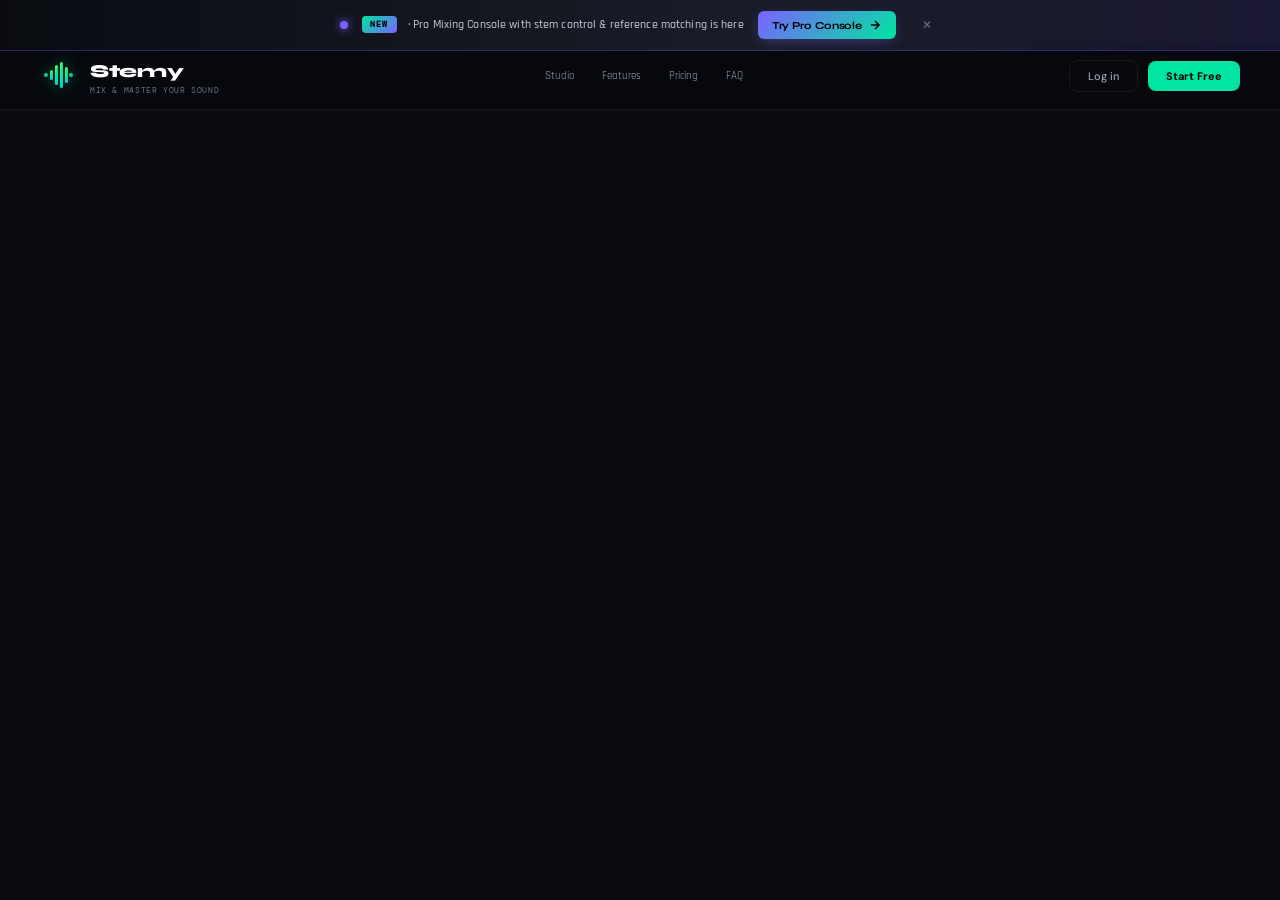
<file: pages/account.html>
<html lang="en">

<head>
  <link rel="stylesheet" href="../css/style.css">
    <meta charset="UTF-8">
    <meta name="viewport" content="width=device-width, initial-scale=1.0">
    <title>Stemy — Professional Mixing &amp; Mastering Online</title>
    <link
        href="https://fonts.googleapis.com/css2?family=Syne:wght@400;600;700;800&amp;family=DM+Mono:wght@300;400;500&amp;family=DM+Sans:ital,wght@0,300;0,400;0,500;1,300&amp;family=Orbitron:wght@700;900&amp;display=swap"
        rel="stylesheet">
    
    <link
        href="https://fonts.googleapis.com/css2?family=Share+Tech+Mono&amp;family=Rajdhani:wght@400;500;600;700&amp;family=Orbitron:wght@400;700;900&amp;display=swap"
        rel="stylesheet">
</head>

<body>

    <!-- NAV -->
    <!-- PRO PROMO BAR (fixed at top, above nav) -->
    <div class="pro-promo-bar" id="proPromoBar">
        <div class="ppb-shimmer"></div>
        <div class="ppb-content">
            <span class="ppb-pulse"></span>
            <span class="ppb-text">
                <strong>NEW</strong> · Pro Mixing Console with stem control &amp; reference matching is here
            </span>
            <button class="ppb-cta"
                onclick="showPage('mastering'); setTimeout(()=>{const t=document.querySelector('.st-tab[data-tab=\'pro\']');if(t)t.click();},150)">
                Try Pro Console
                <svg width="14" height="14" viewBox="0 0 24 24" fill="none" stroke="currentColor" stroke-width="2.5">
                    <path d="M5 12h14M12 5l7 7-7 7"></path>
                </svg>
            </button>
            <button class="ppb-close"
                onclick="document.getElementById('proPromoBar').style.display='none';document.body.classList.add('no-promo')"
                aria-label="Close">✕</button>
        </div>
    </div>

    <nav>
        <!-- ENGINEER STUDIO LOGO -->
        <div class="es-logo-svg" onclick="showPage('home')">
            <div class="es-logo-mark">
                <svg width="32" height="28" viewBox="0 0 32 28" fill="none">
                    <defs>
                        <linearGradient id="sg-footer" x1="0" y1="0" x2="1" y2="1">
                            <stop offset="0%" stop-color="#7fff3a"></stop>
                            <stop offset="50%" stop-color="#00e5a0"></stop>
                            <stop offset="100%" stop-color="#00c8ff"></stop>
                        </linearGradient>
                    </defs>
                    <circle cx="2" cy="14" r="2" fill="url(#sg-footer)" opacity="0.9"></circle>
                    <rect x="6" y="9" width="3" height="10" rx="1.5" fill="url(#sg-footer)"></rect>
                    <rect x="11" y="4" width="3" height="20" rx="1.5" fill="url(#sg-footer)"></rect>
                    <rect x="16" y="1" width="3" height="26" rx="1.5" fill="url(#sg-footer)"></rect>
                    <rect x="21" y="6" width="3" height="16" rx="1.5" fill="url(#sg-footer)"></rect>
                    <circle cx="27" cy="14" r="2" fill="url(#sg-footer)" opacity="0.9"></circle>
                </svg>
            </div>
            <div>
                <div class="es-logo-text">Stemy</div>
                <span class="es-tagline">Mix &amp; Master Your Sound</span>
            </div>
        </div>

        <ul class="nav-links" id="navLinks">
            <li><a onclick="showPage('mastering'); closeNav()">Studio</a></li>
            <li><a
                    onclick="showPage('home'); closeNav(); setTimeout(()=>document.getElementById('features').scrollIntoView({behavior:'smooth'}),100)">Features</a>
            </li>
            <li><a
                    onclick="showPage('home'); closeNav(); setTimeout(()=>document.getElementById('pricing').scrollIntoView({behavior:'smooth'}),100)">Pricing</a>
            </li>
            <li><a
                    onclick="showPage('home'); closeNav(); setTimeout(()=>document.getElementById('faq').scrollIntoView({behavior:'smooth'}),100)">FAQ</a>
            </li>
        </ul>
        <div class="nav-cta" id="navCta">
            <button class="btn btn-ghost" onclick="showPage('login')">Log in</button>
            <button class="btn btn-primary" onclick="showPage('login')">Start Free</button>
            <button class="nav-hamburger" id="navHamburger" type="button" aria-label="Toggle menu" aria-expanded="false"
                aria-controls="navLinks" onclick="toggleNav()">
                <svg class="ic-open" viewBox="0 0 24 24" fill="none" stroke="currentColor" stroke-width="2"
                    stroke-linecap="round" stroke-linejoin="round">
                    <line x1="3" y1="6" x2="21" y2="6"></line>
                    <line x1="3" y1="12" x2="21" y2="12"></line>
                    <line x1="3" y1="18" x2="21" y2="18"></line>
                </svg>
                <svg class="ic-close" viewBox="0 0 24 24" fill="none" stroke="currentColor" stroke-width="2"
                    stroke-linecap="round" stroke-linejoin="round">
                    <line x1="18" y1="6" x2="6" y2="18"></line>
                    <line x1="6" y1="6" x2="18" y2="18"></line>
                </svg>
            </button>
        </div>
    </nav>

    <div class="toast" id="toast"></div>

    <!-- ========== HOME PAGE ========== -->
    <div class="page active" id="page-home">
        <section class="hero">
            <div class="hero-glow glow-1"></div>
            <div class="hero-glow glow-2"></div>
            <svg class="hero-wave" viewBox="0 0 1200 200" preserveAspectRatio="none">
                <polyline id="heroWave" fill="none" stroke="rgba(0,229,160,0.6)" stroke-width="1.5"
                    points="0,100.43739518254907 6,102.70073322871738 12,105.40615939287038 18,108.55000812401286 24,112.11923664790551 30,116.09149094867465 36,120.43537651078833 42,125.11092887815249 48,130.07027461910604 54,135.2584690235349 60,140.61449289684998 66,146.07238724407708 72,151.56250153601135 78,157.0128286879621 84,162.35039791760664 90,167.50269532611992 96,172.39908139581001 102,176.9721746327711 108,181.15917130393257 114,184.90307260832878 120,188.1537926514833 126,190.8691232141318 132,193.01553446352676 138,194.56879437665737 144,195.51439364888577 150,195.8477671591669 156,195.57430755803975 162,194.70917113636312 168,193.27688071861672 174,191.31073480189733 180,188.85203643038633 186,185.94915925960902 192,182.65647183663995 198,179.03314422175498 204,175.14186363471975 210,171.04748776793474 216,166.81566572545938 222,162.51145719237508 228,158.1979803989402 234,153.93511871984134 240,149.7783143572356 246,145.77747552881848 252,141.97602096476783 258,138.41008236922193 264,135.10788189398622 270,132.08929768577315 276,129.36562629326903 282,126.93954625295305 288,124.80528261346518 294,122.94896760997531 300,121.34918826483532 306,119.97770746851175 312,118.80034118035576 318,117.77797087020227 324,116.86766727813082 330,116.02389906940287 336,115.19979806073367 342,114.34845143532766 348,113.42419077572076 354,112.38384783852734 360,111.18794777145831 366,109.80181191283663 372,108.19654438479662 378,106.34987934668365 384,104.24686895499487 390,101.88039570885337 396,99.25149686361354 402,96.36949287953941 408,93.25191634100798 414,89.92424233370272 420,86.41942580013745 426,82.777255805434 432,79.04354083608598 438,75.26914312994684 444,71.50888350842972 450,67.82034117348357 456,64.2625753747032 462,60.89479769062267 468,57.775024861139364 474,54.958742627863174 480,52.49761087388817 486,50.43823950734399 492,48.8210630226821 498,47.679339533529244 504,47.038297348747676 510,46.91444891984736 516,47.315088295573595 522,48.23798416090993 528,49.67127620375243 534,51.59357804010121 540,53.97428533889065 546,56.77408322333558 552,59.94564258918628 558,63.43449077099196 564,67.18003809975193 570,71.1167384163133 576,75.17535861261268 582,79.2843298344494 588,83.37115114963848 594,87.36381530520184 600,91.19222569321728 606,94.78957382844365 612,98.09364750780077 618,101.04804135286302 624,103.60324359747257 630,105.71757572500185 636,107.3579648223416 642,108.50053222727209 648,109.13098611944707 654,109.24481005157865 660,108.8472439392163 666,107.95305862356837 672,106.58612968920245 678,104.7788206550009 684,102.57118986315685 690,100.01003927319715 696,97.14782683924946 702,94.04146713145619 708,90.75104729004316 714,87.33848721897685 720,83.86617409496876 726,80.39560176103471 732,76.98604538119133 738,73.69330085898235 744,70.56851698739027 750,67.6571461362085 756,64.99803654410749 762,62.62268602827974 768,60.554673228228765 774,58.80927844531327 780,57.39330181750254 786,56.30508207686751 792,55.53471457677559 798,55.0644627493323 804,54.869352763211026 810,54.91793699648839 816,55.17320811200056 822,55.59364211018258 828,56.13434581315897 834,56.74828186973654 840,57.38754261713868 846,58.00464303120535 852,58.553802567291335 858,58.992185948782414 864,59.2810738933413 870,59.38693635766329 876,59.28238309381216 882,58.946969094406484 888,58.36783579726155 894,57.54017264851033 900,56.46748770274188 906,55.16168027746445 912,53.642913179559095 918,51.93928658193523 924,50.08632014665923 930,48.12625436456629 936,46.10718621224438 942,44.082058022134795 948,42.10752183474524 954,40.24270437745186 960,38.54790012708882 966,37.0832216111523 972,35.90723714640087 978,35.07562658005993 984,34.63988527907088 990,34.646105613583856 996,35.133863524229284 1002,36.1352354853359 1008,37.673968328961166 1014,39.76482104084919 1020,42.41309385416558 1026,45.61435583467692 1032,49.354377764372956 1038,53.60927258749993 1044,58.345841085294715 1050,63.52211589627018 1056,69.08809259958089 1062,74.98663242833426 1068,81.15451737059807 1074,87.52363503367292 1080,94.022267767646 1086,100.57645823182379 1092,107.11142189415892 1098,113.55297591711005 1104,119.82895352673644 1110,125.87057329316123 1116,131.6137337623585 1122,137.00020554884972 1128,141.9786952888209 1134,146.50575871208164 1140,150.54654345503832 1146,154.07534603004785 1152,157.07597150412016 1158,159.54188882922506 1164,161.47617930903294 1170,162.89128028106592 1176,163.80853063598542 1182,164.25752918540067 1188,164.27532102787828 1194,163.90543085714762 1200,163.19676552198126">
                </polyline>
            </svg>
            <div class="badge badge-clickable" onclick="showPage('choo')" title="Learn about Choo">
                <div class="badge-dot"></div>
                Built by Choo · 4× Platinum · Wu-Tang · 30+ Years
                <svg class="badge-arrow" width="14" height="14" viewBox="0 0 24 24" fill="none" stroke="currentColor"
                    stroke-width="2.5">
                    <path d="M7 17L17 7M7 7h10v10"></path>
                </svg>
            </div>
            <h1>Not just AI.<br><span>Mastered by a legend.</span></h1>
            <p class="hero-sub">Every other mastering site is a black box. Stemy combines AI speed with the ears, chain,
                and 30+ years of studio experience behind <strong style="color:var(--text);">4 platinum plaques with
                    Tupac</strong> and records with <strong style="color:var(--text);">Wu-Tang Clan</strong> — now in
                your browser, from $9.99/month.</p>
            <div class="hero-actions">
                <button class="btn btn-primary btn-lg"
                    onclick="document.getElementById('sample').scrollIntoView({behavior:'smooth'})">Try Free · No Card
                    Needed</button>
                <button class="btn btn-ghost btn-lg"
                    onclick="document.getElementById('pricing').scrollIntoView({behavior:'smooth'})">View
                    Pricing</button>
            </div>
            <div class="hero-stats">
                <div class="stat">
                    <div class="stat-num"
                        style="background:linear-gradient(135deg,var(--accent),var(--accent2));-webkit-background-clip:text;-webkit-text-fill-color:transparent;background-clip:text;">
                        ∞</div>
                    <div class="stat-label">Unlimited Masters</div>
                </div>
                <div class="stat">
                    <div class="stat-num">30+</div>
                    <div class="stat-label">Years in Music</div>
                </div>
                <div class="stat">
                    <div class="stat-num">150+</div>
                    <div class="stat-label">Platforms Ready</div>
                </div>
                <div class="stat">
                    <div class="stat-num"><90s</div>
                    <div class="stat-label">Avg Process Time</div>
                </div>
            </div>
        </section>

        <!-- ========== REAL CREDITS PROOF SECTION ========== -->
        
        <div class="proof-section">
            <div class="proof-head">
                <div class="section-label">Real Credits. Real Records.</div>
                <h2>Not just another AI mastering tool</h2>
                <p>Stemy's engine is built on real studio experience — including <strong style="color:var(--text);">4
                        platinum plaques with Tupac</strong> and work with Wu-Tang Clan. Here's the proof.</p>
            </div>

            <div class="proof-grid">
                <!-- Tupac plaques card -->
                <div class="proof-card">
                    <div class="proof-photo" data-photo-slot="tupac-plaques">
                        <div class="proof-photo-placeholder">
                            <div class="pic-icon">
                                <svg width="22" height="22" viewBox="0 0 24 24" fill="none" stroke="currentColor"
                                    stroke-width="2" stroke-linecap="round" stroke-linejoin="round">
                                    <rect x="3" y="3" width="18" height="18" rx="2"></rect>
                                    <circle cx="9" cy="9" r="2"></circle>
                                    <path d="m21 15-3.086-3.086a2 2 0 0 0-2.828 0L6 21"></path>
                                </svg>
                            </div>
                            <div class="pic-label">Photo Placeholder</div>
                            <div class="pic-hint">Drop: 4 platinum Tupac plaques</div>
                            <div class="pic-drop-id">[replace: data-photo-slot="tupac-plaques"]</div>
                        </div>
                    </div>
                    <div class="proof-info">
                        <div class="proof-kicker">4× Platinum · RIAA Certified</div>
                        <div class="proof-title">Tupac Shakur</div>
                        <div class="proof-desc">Four platinum plaques for contributions to Tupac's catalog — one of the
                            most certified hip-hop discographies in music history.</div>
                    </div>
                </div>

                <!-- Ghostface plaque card -->
                <div class="proof-card">
                    <div class="proof-photo" data-photo-slot="ghostface-plaque">
                        <div class="proof-photo-placeholder">
                            <div class="pic-icon">
                                <svg width="22" height="22" viewBox="0 0 24 24" fill="none" stroke="currentColor"
                                    stroke-width="2" stroke-linecap="round" stroke-linejoin="round">
                                    <rect x="3" y="3" width="18" height="18" rx="2"></rect>
                                    <circle cx="9" cy="9" r="2"></circle>
                                    <path d="m21 15-3.086-3.086a2 2 0 0 0-2.828 0L6 21"></path>
                                </svg>
                            </div>
                            <div class="pic-label">Photo Placeholder</div>
                            <div class="pic-hint">Drop: Ghostface Killah gold plaque</div>
                            <div class="pic-drop-id">[replace: data-photo-slot="ghostface-plaque"]</div>
                        </div>
                    </div>
                    <div class="proof-info">
                        <div class="proof-kicker">Gold Plaque · Wu-Tang Clan</div>
                        <div class="proof-title">Ghostface Killah</div>
                        <div class="proof-desc">Gold certification for a song I produced — proof that platinum-level
                            ears and Wu-Tang-era production chops are what drive Stemy's mastering engine.</div>
                    </div>
                </div>
            </div>
        </div>

        <div class="creds-section">
            <div class="creds-inner">
                <div class="section-label">Real Credentials</div>
                <h2 class="section-title">Built on real platinum experience</h2>
                <p class="section-sub">Stemy was built by Choo The Specialist — a producer and mastering engineer with
                    30+ years in the industry, <strong style="color:var(--accent);">4 platinum plaques with
                        Tupac</strong>, and work with Wu-Tang Clan. That's the ears and chain behind every master Stemy
                    delivers.</p>
                <a class="meet-choo-link" onclick="showPage('choo')">
                    <span>Meet the engineer · Read Choo's full story</span>
                    <svg width="14" height="14" viewBox="0 0 24 24" fill="none" stroke="currentColor"
                        stroke-width="2.5">
                        <path d="M5 12h14M12 5l7 7-7 7"></path>
                    </svg>
                </a>
                
                <!-- ALBUM COVERS CSS -->
                

                <div class="creds-grid-new">
                    <!-- TUPAC CARD -->
                    <div class="album-cred-card">
                        <div class="album-cover-wrap" style="background:#000;">
                            <img src="[data-uri]"
                                alt="2Pac - R U Still Down" style="filter:brightness(0.45) contrast(1.1);">
                            <div class="album-cover-overlay"></div>
                        </div>
                        <div class="album-cred-info">
                            <div class="album-cred-role">Beat Producer</div>
                            <div class="album-cred-artist">2Pac</div>
                            <div class="album-cred-album">R U Still Down? (Remember Me)</div>
                            <div class="album-cred-track">🎵 Track: <span>Hold On Be Strong</span></div>
                            <div class="album-cred-track">📀 <span>4x Platinum — 4M+ Copies Sold</span></div>
                            <div class="album-cred-track">📊 Peaked #2 Billboard 200</div>
                        </div>
                    </div>

                    <!-- GHOSTFACE CARD -->
                    <div class="album-cred-card">
                        <div class="album-cover-wrap">
                            <img src="[data-uri]"
                                alt="Ghostface Killah - Supreme Clientele">
                            <div class="album-cover-overlay"></div>
                        </div>
                        <div class="album-cred-info">
                            <div class="album-cred-role">Beat Producer</div>
                            <div class="album-cred-artist">Ghostface Killah</div>
                            <div class="album-cred-album">Supreme Clientele</div>
                            <div class="album-cred-track">🎵 Track: <span>Malcolm</span></div>
                            <div class="album-cred-track">🥇 <span>Gold Certified — 500K+ Copies Sold</span></div>
                            <div class="album-cred-track">📊 Peaked #7 Billboard 200</div>
                            <div class="album-cred-track">🔥 Wu-Tang Clan Member</div>
                        </div>
                    </div>
                </div>

                <!-- RECORD LABELS -->
                

                <div class="labels-section">
                    <div class="labels-title">Labels &amp; Industry Connections</div>
                    <div class="labels-row">

                        <!-- SONY -->
                        <div class="label-item">
                            <div class="label-logo">
                                <svg width="72" height="28" viewBox="0 0 72 28" fill="none">
                                    <text x="4" y="22" font-family="Arial,sans-serif" font-weight="900" font-size="22"
                                        fill="white" letter-spacing="-1">SONY</text>
                                </svg>
                            </div>
                        </div>

                        <!-- UNIVERSAL -->
                        <div class="label-item">
                            <div class="label-logo">
                                <svg width="110" height="32" viewBox="0 0 110 32" fill="none">
                                    <circle cx="16" cy="16" r="13" stroke="white" stroke-width="2" fill="none"></circle>
                                    <ellipse cx="16" cy="16" rx="7" ry="13" stroke="white" stroke-width="1.5"
                                        fill="none"></ellipse>
                                    <line x1="3" y1="16" x2="29" y2="16" stroke="white" stroke-width="1.5"></line>
                                    <text x="34" y="21" font-family="Arial,sans-serif" font-weight="700" font-size="11"
                                        fill="white" letter-spacing="0.5">UNIVERSAL</text>
                                </svg>
                            </div>
                        </div>

                        <!-- ZOMBA / JIVE -->
                        <div class="label-item">
                            <div class="label-logo">
                                <svg width="90" height="32" viewBox="0 0 90 32" fill="none">
                                    <rect x="2" y="4" width="26" height="24" rx="3" fill="none" stroke="white"
                                        stroke-width="1.5"></rect>
                                    <text x="5" y="20" font-family="Arial,sans-serif" font-weight="900" font-size="13"
                                        fill="white">ZOMBA</text>
                                    <text x="34" y="14" font-family="Arial,sans-serif" font-weight="700" font-size="9"
                                        fill="white" opacity="0.7">RECORDS</text>
                                    <text x="34" y="26" font-family="Arial,sans-serif" font-weight="700" font-size="9"
                                        fill="white" opacity="0.7">GROUP</text>
                                </svg>
                            </div>
                        </div>

                        <!-- DEF JAM -->
                        <div class="label-item">
                            <div class="label-logo">
                                <svg width="90" height="32" viewBox="0 0 90 32" fill="none">
                                    <rect x="1" y="2" width="88" height="28" rx="2" fill="none" stroke="white"
                                        stroke-width="1.5"></rect>
                                    <text x="8" y="22" font-family="Arial,sans-serif" font-weight="900" font-size="17"
                                        fill="white" letter-spacing="1">DEF JAM</text>
                                </svg>
                            </div>
                        </div>

                        <!-- INTERSCOPE -->
                        <div class="label-item">
                            <div class="label-logo">
                                <svg width="110" height="28" viewBox="0 0 110 28" fill="none">
                                    <text x="2" y="20" font-family="Arial,sans-serif" font-weight="700" font-size="13"
                                        fill="white" letter-spacing="1">INTERSCOPE</text>
                                </svg>
                            </div>
                        </div>

                        <!-- JIVE -->
                        <div class="label-item">
                            <div class="label-logo">
                                <svg width="70" height="32" viewBox="0 0 70 32" fill="none">
                                    <rect x="1" y="2" width="68" height="28" rx="2" fill="none" stroke="white"
                                        stroke-width="1.5"></rect>
                                    <text x="10" y="22" font-family="Arial,sans-serif" font-weight="900" font-size="18"
                                        fill="white" letter-spacing="2">JIVE</text>
                                </svg>
                            </div>
                        </div>

                    </div>
                </div>

                <!-- BOTTOM CRED STATS -->
                <div class="creds-bottom-row">
                    <div class="cred-card">
                        <div class="cred-icon">🥇</div>
                        <div class="cred-title">Platinum &amp; Gold Records</div>
                        <div class="cred-desc">Multiple platinum and gold records on the wall from decades of work in
                            the industry</div>
                    </div>
                    <div class="cred-card">
                        <div class="cred-icon">🎚️</div>
                        <div class="cred-title">30+ Years in the Industry</div>
                        <div class="cred-desc">Three decades as a platinum music producer and mastering engineer — from
                            the streets to major labels</div>
                    </div>
                </div>
            </div>
        </div>

        <div
            style="background:var(--surface);border-top:1px solid var(--border);border-bottom:1px solid var(--border);">
            <div class="section">
                <div class="section-label">How it works</div>
                <h2 class="section-title">From upload to <span style="color:var(--accent);">radio-ready</span><br>in
                    under 90 seconds</h2>
                <div class="steps-grid">
                    <div class="step-item">
                        <div class="step-num">01</div>
                        <div class="step-title">Upload Your Mix or Stems</div>
                        <div class="step-desc">Drop a full mix or individual stems. WAV, AIFF, FLAC, or MP3 up to 100MB.
                        </div>
                    </div>
                    <div class="step-item">
                        <div class="step-num">02</div>
                        <div class="step-title">Mix Your Stems</div>
                        <div class="step-desc">Adjust vocals, drums, bass and instruments individually with EQ,
                            compression, reverb and auto-tune.</div>
                    </div>
                    <div class="step-item">
                        <div class="step-num">03</div>
                        <div class="step-title">AI Masters It</div>
                        <div class="step-desc">Our engine processes with precision EQ, compression, limiting, and
                            loudness targeting.</div>
                    </div>
                    <div class="step-item">
                        <div class="step-num">04</div>
                        <div class="step-title">Download &amp; Release</div>
                        <div class="step-desc"><strong style="color:var(--accent);">Radio ready</strong> + streaming
                            ready · 24-bit WAV master for Spotify, Apple Music, FM/AM radio, YouTube, and 150+
                            platforms.</div>
                    </div>
                </div>
            </div>
        </div>

        <!-- ========== WHY SWITCH FROM LANDR / eMASTERED ========== -->
        
        <div class="switch-wrap" id="compare">
            <div class="switch-head">
                <div class="section-label" style="text-align:center;">The Real Difference</div>
                <h2>Why artists are switching from LANDR &amp; eMastered</h2>
                <p class="sub">Algorithms can't replace ears. Here's how Stemy stacks up.</p>
            </div>

            <div class="switch-grid">

                <!-- LANDR -->
                <div class="switch-col">
                    <div class="switch-logo">LANDR</div>
                    <div class="switch-price">From $12/mo (Pro: $49/mo)</div>
                    <div class="switch-feat partial">AI-only mastering (no human)</div>
                    <div class="switch-feat no">No stem mixing console</div>
                    <div class="switch-feat partial">Generic presets across all genres</div>
                    <div class="switch-feat partial">Bundled with distribution/samples</div>
                    <div class="switch-feat no">No platinum-producer chain</div>
                    <div class="switch-quote">"Fine for demos. Not great for releases."</div>
                </div>

                <!-- STEMY (middle, highlighted) -->
                <div class="switch-col stemy">
                    <div class="switch-logo">Stemy</div>
                    <div class="switch-price">$9.99/mo · Pro $24.99/mo</div>
                    <div class="switch-feat yes"><strong>Built by Choo</strong> — Tupac, Wu-Tang credits</div>
                    <div class="switch-feat yes"><strong>Full SSL-style mixing console</strong> in browser</div>
                    <div class="switch-feat yes">7 genre-specific chains (trap, R&amp;B, rock, etc.)</div>
                    <div class="switch-feat yes">Free preview — hear it before you pay</div>
                    <div class="switch-feat yes">Streaming-ready: −1 dBTP, industry standard</div>
                    <div class="switch-quote" style="color:var(--accent);">"The only browser tool with a real producer's
                        ears behind it."</div>
                </div>

                <!-- eMASTERED -->
                <div class="switch-col">
                    <div class="switch-logo">eMastered</div>
                    <div class="switch-price">From $19.99/mo (Unlimited: $49/mo)</div>
                    <div class="switch-feat partial">AI-only mastering</div>
                    <div class="switch-feat no">No stem mixing console</div>
                    <div class="switch-feat partial">Reference-track matching</div>
                    <div class="switch-feat no">Per-track fees on cheaper plans</div>
                    <div class="switch-feat no">No producer-led mastering workflow</div>
                    <div class="switch-quote">"Cleaner than LANDR. Still no real control."</div>
                </div>

            </div>
        </div>

        <div id="features">
            <div class="section">
                <div class="section-label">Why Stemy</div>
                <h2 class="section-title">Mix &amp; Master Your Sound.<br>Your way.</h2>
                <p class="section-sub">Audio Mastering: final polish on your finished song. Stem Mastering: advanced
                    polish with control over vocals, drums, bass, and instruments separately.</p>
                <div class="features-grid">
                    <div class="feature-card">
                        <div class="feature-icon">🎛️</div>
                        <div class="feature-title">Stem Mixing Console</div>
                        <div class="feature-desc">Upload stems — vocals, drums, bass, instruments — and mix them with a
                            full SSL-style console before mastering.</div>
                    </div>
                    <div class="feature-card">
                        <div class="feature-icon">🎵</div>
                        <div class="feature-title">Auto-Tune &amp; Vocal FX</div>
                        <div class="feature-desc">Real-time pitch correction on any vocal stem. Choose your key and
                            scale for a polished pro vocal sound.</div>
                    </div>
                    <div class="feature-card">
                        <div class="feature-icon">🌊</div>
                        <div class="feature-title">Reverb &amp; Delay</div>
                        <div class="feature-desc">Studio-quality reverb and delay effects with room size, decay, and
                            wet/dry controls.</div>
                    </div>
                    <div class="feature-card">
                        <div class="feature-icon">⚡</div>
                        <div class="feature-title">Compressor &amp; EQ</div>
                        <div class="feature-desc">Per-channel dynamics and frequency control with visual EQ curve
                            display.</div>
                    </div>
                    <div class="feature-card">
                        <div class="feature-icon">📊</div>
                        <div class="feature-title">Vintage VU Meters</div>
                        <div class="feature-desc">Real-time needle VU meters and LED bar meters for every channel—just
                            like a real console.</div>
                    </div>
                    <div class="feature-card">
                        <div class="feature-icon">💾</div>
                        <div class="feature-title">Save Mix Presets</div>
                        <div class="feature-desc">Save your complete channel settings, effects chains, and mastering
                            style as reusable presets.</div>
                    </div>
                </div>
            </div>
        </div>

        <!-- ========== BEFORE / AFTER SAMPLE SECTION (upload + genre presets) ========== -->
        

        <!-- Risk-reversal strip above A/B demo -->
        
        <div class="risk-strip">
            <span><span class="check">✓</span>Free to try</span>
            <span class="dot"></span>
            <span><span class="check">✓</span>No credit card</span>
            <span class="dot"></span>
            <span><span class="check">✓</span>No signup</span>
            <span class="dot"></span>
            <span><span class="check">✓</span>Hear it in 30 seconds</span>
        </div>

        <div class="section ab-sample-wrap" id="sample">
            <div class="section-label" style="text-align:center;">Try it yourself</div>
            <h2 class="section-title" style="text-align:center;">Hear your own track, mastered</h2>
            <p class="section-sub" style="text-align:center;max-width:620px;margin:0 auto;">
                Upload any audio file, pick your style, and hear the first 30 seconds mastered to industry standards —
                <strong style="color:var(--accent);">−1 dBTP ceiling, streaming-ready loudness</strong>. Toggle A/B. No
                signup.
            </p>

            <section class="ab-panel" data-state="upload" data-playing="false"
                aria-label="Upload a track to hear before and after">

                <!-- STATE 1: upload -->
                <div class="ab-drop" data-role="drop" tabindex="0" role="button"
                    aria-label="Choose an audio file to upload">
                    <div class="ab-drop-icon">
                        <svg width="28" height="28" viewBox="0 0 24 24" fill="none" stroke="currentColor"
                            stroke-width="2" stroke-linecap="round" stroke-linejoin="round">
                            <path d="M12 3v12"></path>
                            <path d="m7 8 5-5 5 5"></path>
                            <path d="M3 17v2a2 2 0 0 0 2 2h14a2 2 0 0 0 2-2v-2"></path>
                        </svg>
                    </div>
                    <div>
                        <div class="ab-drop-title">Drop your track or <strong>click to upload</strong></div>
                        <div class="ab-drop-meta" style="margin-top:6px;">MP3 · WAV · FLAC · AAC · M4A · Max 20 MB</div>
                    </div>
                    <div class="ab-drop-error" data-role="error" hidden=""></div>
                    <input type="file" accept=".mp3,.wav,.flac,.aac,.m4a,.aiff,.aif" hidden="" data-role="file-input">
                </div>

                <!-- STATE 2: processing -->
                <div class="ab-processing" data-role="processing" hidden="">
                    <div class="ab-spinner" aria-hidden="true"></div>
                    <div class="ab-processing-label" data-role="processing-label">Decoding your track…</div>
                </div>

                <!-- STATE 3: player -->
                <div class="ab-player" data-role="player" hidden="">
                    <header class="ab-head">
                        <div class="ab-chip">Stemy Preview · 30-sec Demo</div>
                        <div class="ab-track">
                            <div class="ab-track-info">
                                <div class="ab-track-title" data-role="filename">your-track.wav</div>
                                <div class="ab-track-meta" data-role="fileinfo">00:30 · 44.1 kHz</div>
                            </div>
                            <button class="ab-reset" data-role="reset" type="button"
                                aria-label="Upload a different track" title="Upload a different track">
                                <svg width="14" height="14" viewBox="0 0 24 24" fill="none" stroke="currentColor"
                                    stroke-width="2" stroke-linecap="round" stroke-linejoin="round">
                                    <line x1="18" y1="6" x2="6" y2="18"></line>
                                    <line x1="6" y1="6" x2="18" y2="18"></line>
                                </svg>
                            </button>
                        </div>
                    </header>

                    <!-- Smart auto-tune indicator (shown after upload) -->
                    <div class="smart-tune-strip" data-role="smart-tune" hidden="">
                        <div class="st-pulse-dot" aria-hidden="true"></div>
                        <div class="st-text">
                            <strong>Smart Auto-Tune Active</strong>
                            <span class="st-detail" data-role="smart-tune-detail">Analyzing your track…</span>
                        </div>
                        <div class="st-badge"
                            title="Stemy auto-tunes the chain to YOUR specific track. Generic AI mastering tools don't.">
                            <svg width="12" height="12" viewBox="0 0 24 24" fill="none" stroke="currentColor"
                                stroke-width="2.5" stroke-linecap="round" stroke-linejoin="round">
                                <path
                                    d="m12 3 1.91 5.86a2 2 0 0 0 1.27 1.27L21 12l-5.82 1.87a2 2 0 0 0-1.27 1.27L12 21l-1.91-5.86a2 2 0 0 0-1.27-1.27L3 12l5.82-1.87a2 2 0 0 0 1.27-1.27L12 3z">
                                </path>
                            </svg>
                            <span>vs LANDR</span>
                        </div>
                    </div>

                    <!-- Genre selector -->
                    <div class="ab-genre-row" role="group" aria-label="Mastering style">
                        <span class="ab-genre-label">STYLE</span>
                        <button class="ab-genre-btn" data-genre="pop" aria-pressed="true" type="button"><span
                                class="led"></span>Pop</button>
                        <button class="ab-genre-btn" data-genre="hiphop" aria-pressed="false" type="button"><span
                                class="led"></span>Hip-Hop</button>
                        <button class="ab-genre-btn" data-genre="rnb" aria-pressed="false" type="button"><span
                                class="led"></span>R&amp;B</button>
                        <button class="ab-genre-btn" data-genre="rock" aria-pressed="false" type="button"><span
                                class="led"></span>Rock</button>
                        <button class="ab-genre-btn" data-genre="electronic" aria-pressed="false" type="button"><span
                                class="led"></span>Electronic</button>
                        <button class="ab-genre-btn" data-genre="acoustic" aria-pressed="false" type="button"><span
                                class="led"></span>Acoustic</button>
                        <button class="ab-genre-btn" data-genre="country" aria-pressed="false" type="button"><span
                                class="led"></span>Country</button>
                    </div>

                    <div class="ab-body">
                        <button class="ab-play" data-role="play" data-playing="false" aria-label="Play or pause"
                            type="button">
                            <svg class="ic-play" viewBox="0 0 24 24" aria-hidden="true">
                                <path d="M8 5v14l11-7z"></path>
                            </svg>
                            <svg class="ic-pause" viewBox="0 0 24 24" aria-hidden="true">
                                <path d="M6 5h4v14H6zM14 5h4v14h-4z"></path>
                            </svg>
                        </button>

                        <div class="ab-readout">
                            <div class="ab-timerow">
                                <span><span class="now" data-role="now">0:00</span> / <span
                                        data-role="total">0:30</span></span>
                                <span class="ab-ch-tag" data-role="channel-tag" data-ch="a">A · BEFORE</span>
                            </div>
                            <div class="ab-crossfade" data-role="meter" role="slider"
                                aria-label="Seek and A/B indicator" aria-valuemin="0" aria-valuemax="100"
                                aria-valuenow="0" tabindex="0">
                                <div class="ab-cf-row" data-side="a" data-active="true">
                                    <span class="ab-cf-label">A</span>
                                    <div class="ab-cf-track">
                                        <div class="ab-cf-wave"></div>
                                        <div class="ab-cf-fill" data-role="meter-fill-a"></div>
                                        <div class="ab-cf-dot" aria-hidden="true"></div>
                                    </div>
                                </div>
                                <div class="ab-cf-row" data-side="b" data-active="false">
                                    <span class="ab-cf-label">B</span>
                                    <div class="ab-cf-track">
                                        <div class="ab-cf-wave"></div>
                                        <div class="ab-cf-fill" data-role="meter-fill-b"></div>
                                        <div class="ab-cf-dot" aria-hidden="true"></div>
                                    </div>
                                </div>
                            </div>
                        </div>

                        <div class="ab-toggle" role="group" aria-label="Select source">
                            <button class="ab-btn" data-ch="a" aria-pressed="true" type="button"><span
                                    class="led"></span><span class="big">A</span><span
                                    class="small">BEFORE</span></button>
                            <button class="ab-btn" data-ch="b" aria-pressed="false" type="button"><span
                                    class="led"></span><span class="big">B</span><span
                                    class="small">AFTER</span></button>
                        </div>
                    </div>

                    <!-- Stereo analog VU meters -->
                    <div class="ab-vu" aria-label="Stereo VU meters">
                        <div class="ab-vu-row">
                            <!-- LEFT meter -->
                            <div class="ab-vu-unit">
                                <span class="ab-vu-over" data-role="vu-over-l" data-lit="false"
                                    aria-hidden="true"></span>
                                <svg class="ab-vu-svg" viewBox="0 0 220 160" preserveAspectRatio="xMidYMid meet"
                                    xmlns="http://www.w3.org/2000/svg" aria-hidden="true">
                                    <defs>
                                        <radialGradient id="vuGlowL" cx="50%" cy="92%" r="78%">
                                            <stop offset="0%" stop-color="#fff7e0" stop-opacity="0.9"></stop>
                                            <stop offset="50%" stop-color="#ffd98a" stop-opacity="0.25"></stop>
                                            <stop offset="100%" stop-color="#ffb560" stop-opacity="0"></stop>
                                        </radialGradient>
                                        <linearGradient id="vuNeedleGradL" x1="0" y1="0" x2="0" y2="1">
                                            <stop offset="0%" stop-color="#0a0806"></stop>
                                            <stop offset="100%" stop-color="#1a1510"></stop>
                                        </linearGradient>
                                    </defs>

                                    <ellipse cx="110" cy="140" rx="95" ry="75" fill="url(#vuGlowL)"></ellipse>

                                    <!-- Main scale arc from -50deg (x=47.2, y=87.3) to 0deg (x=110, y=58) -->
                                    <path d="M 47.2,87.3 A 82,82 0 0,1 110,58" stroke="#1a0f05" stroke-width="1.2"
                                        fill="none"></path>
                                    <!-- Red zone arc from 0deg (110,58) to +30deg (151,69) -->
                                    <path d="M 110,58 A 82,82 0 0,1 151,69" stroke="#c41020" stroke-width="1.8"
                                        fill="none"></path>

                                    <!-- Black range number labels (mathematically positioned on r=72 arc) -->
                                    <g font-family="'DM Mono', monospace" font-size="8" font-weight="600" fill="#1a0f05"
                                        text-anchor="middle" dominant-baseline="middle">
                                        <text x="54.8" y="93.7">20</text>
                                        <text x="68.7" y="81.0">10</text>
                                        <text x="77.3" y="75.9">7</text>
                                        <text x="85.4" y="72.3">5</text>
                                        <text x="95.0" y="69.6">3</text>
                                        <text x="100.0" y="68.7">2</text>
                                        <text x="105.0" y="68.2">1</text>
                                        <text x="110.0" y="68.0">0</text>
                                    </g>
                                    <!-- Red zone number labels -->
                                    <g font-family="'DM Mono', monospace" font-size="7.5" font-weight="700"
                                        fill="#c41020" text-anchor="middle" dominant-baseline="middle">
                                        <text x="122.5" y="69.1">+1</text>
                                        <text x="134.6" y="72.3">+2</text>
                                        <text x="146.0" y="77.6">+3</text>
                                    </g>

                                    <!-- Tick marks (short lines pointing radially out from pivot) -->
                                    <g stroke="#1a0f05" stroke-width="1.0" fill="none">
                                        <!-- Short black ticks at -20,-10,-5,-3,0 -->
                                        <!-- For each tick: inner point at r=78, outer point at r=84 -->
                                        <!-- -50deg: (47.2,87.3) inner, (42.6,83.9) outer -->
                                        <line x1="48.8" y1="87.0" x2="44.7" y2="84.0"></line>
                                        <line x1="62.8" y1="75.0" x2="59.4" y2="71.6"></line>
                                        <line x1="79.9" y1="65.0" x2="77.4" y2="60.9"></line>
                                        <line x1="96.9" y1="59.1" x2="95.4" y2="54.6"></line>
                                        <line x1="110.0" y1="58.0" x2="110.0" y2="54.0"></line>
                                    </g>
                                    <g stroke="#c41020" stroke-width="1.2" fill="none">
                                        <line x1="123.9" y1="59.0" x2="125.4" y2="55.0"></line>
                                        <line x1="137.4" y1="61.1" x2="140.1" y2="57.6"></line>
                                        <line x1="151.0" y1="69.0" x2="154.0" y2="66.3"></line>
                                    </g>

                                    <!-- VU label in center -->
                                    <text x="110" y="108" font-family="'DM Mono', monospace" font-size="12"
                                        font-weight="700" fill="#1a0f05" text-anchor="middle"
                                        letter-spacing="1">VU</text>

                                    <!-- STEMY brand -->
                                    <text x="110" y="128" font-family="'Syne', sans-serif" font-size="8"
                                        font-weight="700" fill="#4a2e14" text-anchor="middle" letter-spacing="2"
                                        opacity="0.7">STEMY</text>

                                    <!-- Needle: pivot at (110,140), length ~82 up to y=58 -->
                                    <g data-role="vu-needle-l" transform="rotate(-50 110 140)">
                                        <line x1="110" y1="140" x2="110" y2="60" stroke="rgba(0,0,0,0.2)"
                                            stroke-width="2" stroke-linecap="round" transform="translate(1.5,1.5)">
                                        </line>
                                        <line x1="110" y1="140" x2="110" y2="60" stroke="url(#vuNeedleGradL)"
                                            stroke-width="1.6" stroke-linecap="round"></line>
                                        <line x1="110" y1="140" x2="110" y2="151" stroke="#c41020" stroke-width="2.4"
                                            stroke-linecap="round"></line>
                                    </g>

                                    <!-- Pivot cap -->
                                    <circle cx="110" cy="140" r="6" fill="#0a0806" stroke="#1a1208" stroke-width="0.8">
                                    </circle>
                                    <circle cx="110" cy="140" r="2.8" fill="#3a2a18"></circle>
                                    <circle cx="109.2" cy="139.2" r="0.9" fill="#9a7a50"></circle>
                                </svg>
                                <div class="ab-vu-label">LEFT</div>
                            </div>

                            <!-- RIGHT meter -->
                            <div class="ab-vu-unit">
                                <span class="ab-vu-over" data-role="vu-over-r" data-lit="false"
                                    aria-hidden="true"></span>
                                <svg class="ab-vu-svg" viewBox="0 0 220 160" preserveAspectRatio="xMidYMid meet"
                                    xmlns="http://www.w3.org/2000/svg" aria-hidden="true">
                                    <defs>
                                        <radialGradient id="vuGlowR" cx="50%" cy="92%" r="78%">
                                            <stop offset="0%" stop-color="#fff7e0" stop-opacity="0.9"></stop>
                                            <stop offset="50%" stop-color="#ffd98a" stop-opacity="0.25"></stop>
                                            <stop offset="100%" stop-color="#ffb560" stop-opacity="0"></stop>
                                        </radialGradient>
                                        <linearGradient id="vuNeedleGradR" x1="0" y1="0" x2="0" y2="1">
                                            <stop offset="0%" stop-color="#0a0806"></stop>
                                            <stop offset="100%" stop-color="#1a1510"></stop>
                                        </linearGradient>
                                    </defs>

                                    <ellipse cx="110" cy="140" rx="95" ry="75" fill="url(#vuGlowR)"></ellipse>

                                    <!-- Main scale arc from -50deg (x=47.2, y=87.3) to 0deg (x=110, y=58) -->
                                    <path d="M 47.2,87.3 A 82,82 0 0,1 110,58" stroke="#1a0f05" stroke-width="1.2"
                                        fill="none"></path>
                                    <!-- Red zone arc from 0deg (110,58) to +30deg (151,69) -->
                                    <path d="M 110,58 A 82,82 0 0,1 151,69" stroke="#c41020" stroke-width="1.8"
                                        fill="none"></path>

                                    <!-- Black range number labels (mathematically positioned on r=72 arc) -->
                                    <g font-family="'DM Mono', monospace" font-size="8" font-weight="600" fill="#1a0f05"
                                        text-anchor="middle" dominant-baseline="middle">
                                        <text x="54.8" y="93.7">20</text>
                                        <text x="68.7" y="81.0">10</text>
                                        <text x="77.3" y="75.9">7</text>
                                        <text x="85.4" y="72.3">5</text>
                                        <text x="95.0" y="69.6">3</text>
                                        <text x="100.0" y="68.7">2</text>
                                        <text x="105.0" y="68.2">1</text>
                                        <text x="110.0" y="68.0">0</text>
                                    </g>
                                    <!-- Red zone number labels -->
                                    <g font-family="'DM Mono', monospace" font-size="7.5" font-weight="700"
                                        fill="#c41020" text-anchor="middle" dominant-baseline="middle">
                                        <text x="122.5" y="69.1">+1</text>
                                        <text x="134.6" y="72.3">+2</text>
                                        <text x="146.0" y="77.6">+3</text>
                                    </g>

                                    <!-- Tick marks (short lines pointing radially out from pivot) -->
                                    <g stroke="#1a0f05" stroke-width="1.0" fill="none">
                                        <!-- Short black ticks at -20,-10,-5,-3,0 -->
                                        <!-- For each tick: inner point at r=78, outer point at r=84 -->
                                        <!-- -50deg: (47.2,87.3) inner, (42.6,83.9) outer -->
                                        <line x1="48.8" y1="87.0" x2="44.7" y2="84.0"></line>
                                        <line x1="62.8" y1="75.0" x2="59.4" y2="71.6"></line>
                                        <line x1="79.9" y1="65.0" x2="77.4" y2="60.9"></line>
                                        <line x1="96.9" y1="59.1" x2="95.4" y2="54.6"></line>
                                        <line x1="110.0" y1="58.0" x2="110.0" y2="54.0"></line>
                                    </g>
                                    <g stroke="#c41020" stroke-width="1.2" fill="none">
                                        <line x1="123.9" y1="59.0" x2="125.4" y2="55.0"></line>
                                        <line x1="137.4" y1="61.1" x2="140.1" y2="57.6"></line>
                                        <line x1="151.0" y1="69.0" x2="154.0" y2="66.3"></line>
                                    </g>

                                    <!-- VU label in center -->
                                    <text x="110" y="108" font-family="'DM Mono', monospace" font-size="12"
                                        font-weight="700" fill="#1a0f05" text-anchor="middle"
                                        letter-spacing="1">VU</text>

                                    <!-- STEMY brand -->
                                    <text x="110" y="128" font-family="'Syne', sans-serif" font-size="8"
                                        font-weight="700" fill="#4a2e14" text-anchor="middle" letter-spacing="2"
                                        opacity="0.7">STEMY</text>

                                    <!-- Needle: pivot at (110,140), length ~82 up to y=58 -->
                                    <g data-role="vu-needle-r" transform="rotate(-50 110 140)">
                                        <line x1="110" y1="140" x2="110" y2="60" stroke="rgba(0,0,0,0.2)"
                                            stroke-width="2" stroke-linecap="round" transform="translate(1.5,1.5)">
                                        </line>
                                        <line x1="110" y1="140" x2="110" y2="60" stroke="url(#vuNeedleGradR)"
                                            stroke-width="1.6" stroke-linecap="round"></line>
                                        <line x1="110" y1="140" x2="110" y2="151" stroke="#c41020" stroke-width="2.4"
                                            stroke-linecap="round"></line>
                                    </g>

                                    <!-- Pivot cap -->
                                    <circle cx="110" cy="140" r="6" fill="#0a0806" stroke="#1a1208" stroke-width="0.8">
                                    </circle>
                                    <circle cx="110" cy="140" r="2.8" fill="#3a2a18"></circle>
                                    <circle cx="109.2" cy="139.2" r="0.9" fill="#9a7a50"></circle>
                                </svg>
                                <div class="ab-vu-label">RIGHT</div>
                            </div>
                        </div>

                        <div class="ab-vu-bottom">
                            <span>Integrated Loudness · 300ms VU</span>
                            <div class="ab-vu-readout">
                                <span class="val" data-role="loud-num" data-zone="normal">—</span>
                                <span class="unit">LUFS</span>
                            </div>
                            <span class="ab-vu-verdict" data-role="loud-verdict" data-verdict="idle">—</span>
                        </div>
                    </div>
                    <div class="ab-hint">
                        <span>Your upload · live browser preview</span>
                        <span><kbd>SPACE</kbd> play · <kbd>A</kbd>/<kbd>B</kbd> switch</span>
                    </div>
                </div>
            </section>

            <div class="ab-upsell" data-role="upsell" hidden="">
                <div class="ab-upsell-text">
                    <strong>Like what you hear?</strong> This is just a browser preview — the full Stemy master (tuned
                    by Choo, no presets) sounds even better.
                    <small>Get unlimited masters, stem mastering, and the full SSL console starting at
                        $9.99/month.</small>
                </div>
                <button class="btn btn-primary"
                    onclick="document.getElementById('pricing').scrollIntoView({behavior:'smooth'})">See Plans
                    →</button>
            </div>
        </div>

        

        <!-- ========== PRO CONSOLE TEASER ========== -->
        <div class="hpc-section"
            onclick="showPage('mastering'); setTimeout(()=>{const t=document.querySelector('.st-tab[data-tab=\'pro\']');if(t)t.click();},200)">
            <div class="hpc-bg-glow"></div>
            <div class="hpc-container">
                <div class="hpc-header">
                    <div class="hpc-label">$24.99 PRO · NEW</div>
                    <h2 class="hpc-title">Real Hardware Feel.<br><span>Now in your browser.</span></h2>
                    <p class="hpc-sub">Vintage SSL-style mixing console with stem control, reference matching, and
                        per-channel EQ. Built for producers who want full control.</p>
                </div>

                <!-- MINI CONSOLE -->
                <div class="hpc-console">
                    <!-- VU Bridge -->
                    <div class="hpc-vu-bridge">
                        <div class="hpc-vu-side">
                            <div class="hpc-vu-brand">STEMY</div>
                            <div class="hpc-vu-model">SSL-9000</div>
                            <div class="hpc-vu-light"></div>
                        </div>
                        <div class="hpc-vu-meters" id="hpcVuMeters">
                            <div class="hpc-vu-unit">
                                <div class="hpc-vu-body">
                                    <div class="hpc-vu-glass">
                                        <div class="hpc-vu-scale"><span>-20</span><span>-10</span><span>0</span><span
                                                class="red">+3</span></div>
                                        <div class="hpc-vu-arc">
                                            <div class="hpc-vu-needle"
                                                style="transform: translateX(-50%) rotate(-37.5785deg);"></div>
                                            <div class="hpc-vu-pivot"></div>
                                        </div>
                                    </div>
                                </div>
                                <div class="hpc-vu-name">DRUMS</div>
                            </div>

                            <div class="hpc-vu-unit">
                                <div class="hpc-vu-body">
                                    <div class="hpc-vu-glass">
                                        <div class="hpc-vu-scale"><span>-20</span><span>-10</span><span>0</span><span
                                                class="red">+3</span></div>
                                        <div class="hpc-vu-arc">
                                            <div class="hpc-vu-needle"
                                                style="transform: translateX(-50%) rotate(-9.8876deg);"></div>
                                            <div class="hpc-vu-pivot"></div>
                                        </div>
                                    </div>
                                </div>
                                <div class="hpc-vu-name">BASS</div>
                            </div>

                            <div class="hpc-vu-unit">
                                <div class="hpc-vu-body">
                                    <div class="hpc-vu-glass">
                                        <div class="hpc-vu-scale"><span>-20</span><span>-10</span><span>0</span><span
                                                class="red">+3</span></div>
                                        <div class="hpc-vu-arc">
                                            <div class="hpc-vu-needle"
                                                style="transform: translateX(-50%) rotate(-30.4365deg);"></div>
                                            <div class="hpc-vu-pivot"></div>
                                        </div>
                                    </div>
                                </div>
                                <div class="hpc-vu-name">VOCALS</div>
                            </div>

                            <div class="hpc-vu-unit">
                                <div class="hpc-vu-body">
                                    <div class="hpc-vu-glass">
                                        <div class="hpc-vu-scale"><span>-20</span><span>-10</span><span>0</span><span
                                                class="red">+3</span></div>
                                        <div class="hpc-vu-arc">
                                            <div class="hpc-vu-needle"
                                                style="transform: translateX(-50%) rotate(-32.7761deg);"></div>
                                            <div class="hpc-vu-pivot"></div>
                                        </div>
                                    </div>
                                </div>
                                <div class="hpc-vu-name">KEYS</div>
                            </div>

                            <div class="hpc-vu-unit">
                                <div class="hpc-vu-body">
                                    <div class="hpc-vu-glass">
                                        <div class="hpc-vu-scale"><span>-20</span><span>-10</span><span>0</span><span
                                                class="red">+3</span></div>
                                        <div class="hpc-vu-arc">
                                            <div class="hpc-vu-needle"
                                                style="transform: translateX(-50%) rotate(-30.0155deg);"></div>
                                            <div class="hpc-vu-pivot"></div>
                                        </div>
                                    </div>
                                </div>
                                <div class="hpc-vu-name">GUITAR</div>
                            </div>

                            <div class="hpc-vu-unit">
                                <div class="hpc-vu-body">
                                    <div class="hpc-vu-glass">
                                        <div class="hpc-vu-scale"><span>-20</span><span>-10</span><span>0</span><span
                                                class="red">+3</span></div>
                                        <div class="hpc-vu-arc">
                                            <div class="hpc-vu-needle"
                                                style="transform: translateX(-50%) rotate(-30.3781deg);"></div>
                                            <div class="hpc-vu-pivot"></div>
                                        </div>
                                    </div>
                                </div>
                                <div class="hpc-vu-name">FX</div>
                            </div>
                        </div>
                        <div class="hpc-vu-side right">
                            <div class="hpc-pwr"><span class="hpc-pwr-led on"></span><span>PWR</span></div>
                            <div class="hpc-pwr"><span class="hpc-pwr-led on"></span><span>+48V</span></div>
                        </div>
                    </div>

                    <!-- Status strip -->
                    <div class="hpc-top">
                        <div class="hpc-leds">
                            <span class="hpc-led on"></span><span class="hpc-led on"></span><span
                                class="hpc-led"></span>
                        </div>
                        <div class="hpc-disp">
                            <div class="hpc-disp-name">stem-session-01.wav</div>
                            <div class="hpc-disp-meta">6 stems · 128 BPM · Am · Engaged</div>
                        </div>
                        <div class="hpc-meta">
                            <div class="hpc-meta-item"><span>BPM</span><strong>128</strong></div>
                            <div class="hpc-meta-item"><span>SR</span><strong>44.1k</strong></div>
                        </div>
                    </div>

                    <!-- Channel strips (compact, 4 visible) -->
                    <div class="hpc-strips" id="hpcStrips">
                        <div class="hpc-strip">
                            <div class="hpc-strip-name hpc-c-drums">Drums</div>
                            <div class="hpc-strip-section">
                                <div class="hpc-section-lbl">EQ</div>
                                <div class="hpc-knob-row">
                                    <div class="hpc-knob"></div>
                                    <div class="hpc-knob"></div>
                                    <div class="hpc-knob"></div>
                                </div>
                            </div>
                            <div class="hpc-strip-section">
                                <div class="hpc-section-lbl">DYN</div>
                                <div class="hpc-knob-row">
                                    <div class="hpc-knob"></div>
                                    <div class="hpc-knob"></div>
                                </div>
                            </div>
                            <div class="hpc-fader-area">
                                <div class="hpc-mini-meter">
                                    <div class="hpc-mini-meter-fill" style="height: 68.5252%;"></div>
                                </div>
                                <div class="hpc-fader-rail">
                                    <div class="hpc-fader-cap" style="bottom:40%;"></div>
                                </div>
                            </div>
                        </div>

                        <div class="hpc-strip">
                            <div class="hpc-strip-name hpc-c-bass">Bass</div>
                            <div class="hpc-strip-section">
                                <div class="hpc-section-lbl">EQ</div>
                                <div class="hpc-knob-row">
                                    <div class="hpc-knob"></div>
                                    <div class="hpc-knob"></div>
                                    <div class="hpc-knob"></div>
                                </div>
                            </div>
                            <div class="hpc-strip-section">
                                <div class="hpc-section-lbl">DYN</div>
                                <div class="hpc-knob-row">
                                    <div class="hpc-knob"></div>
                                    <div class="hpc-knob"></div>
                                </div>
                            </div>
                            <div class="hpc-fader-area">
                                <div class="hpc-mini-meter">
                                    <div class="hpc-mini-meter-fill" style="height: 34.5683%;"></div>
                                </div>
                                <div class="hpc-fader-rail">
                                    <div class="hpc-fader-cap" style="bottom:50%;"></div>
                                </div>
                            </div>
                        </div>

                        <div class="hpc-strip">
                            <div class="hpc-strip-name hpc-c-vocals">Vocals</div>
                            <div class="hpc-strip-section">
                                <div class="hpc-section-lbl">EQ</div>
                                <div class="hpc-knob-row">
                                    <div class="hpc-knob"></div>
                                    <div class="hpc-knob"></div>
                                    <div class="hpc-knob"></div>
                                </div>
                            </div>
                            <div class="hpc-strip-section">
                                <div class="hpc-section-lbl">DYN</div>
                                <div class="hpc-knob-row">
                                    <div class="hpc-knob"></div>
                                    <div class="hpc-knob"></div>
                                </div>
                            </div>
                            <div class="hpc-fader-area">
                                <div class="hpc-mini-meter">
                                    <div class="hpc-mini-meter-fill" style="height: 51.836%;"></div>
                                </div>
                                <div class="hpc-fader-rail">
                                    <div class="hpc-fader-cap" style="bottom:60%;"></div>
                                </div>
                            </div>
                        </div>

                        <div class="hpc-strip">
                            <div class="hpc-strip-name hpc-c-fx">FX</div>
                            <div class="hpc-strip-section">
                                <div class="hpc-section-lbl">EQ</div>
                                <div class="hpc-knob-row">
                                    <div class="hpc-knob"></div>
                                    <div class="hpc-knob"></div>
                                    <div class="hpc-knob"></div>
                                </div>
                            </div>
                            <div class="hpc-strip-section">
                                <div class="hpc-section-lbl">DYN</div>
                                <div class="hpc-knob-row">
                                    <div class="hpc-knob"></div>
                                    <div class="hpc-knob"></div>
                                </div>
                            </div>
                            <div class="hpc-fader-area">
                                <div class="hpc-mini-meter">
                                    <div class="hpc-mini-meter-fill" style="height: 44.476%;"></div>
                                </div>
                                <div class="hpc-fader-rail">
                                    <div class="hpc-fader-cap" style="bottom:70%;"></div>
                                </div>
                            </div>
                        </div>
                    </div>
                </div>

                <div class="hpc-features">
                    <span class="hpc-feat">✓ 6-channel stem mastering</span>
                    <span class="hpc-feat">✓ Reference matching</span>
                    <span class="hpc-feat">✓ SSL-style hardware feel</span>
                    <span class="hpc-feat">✓ Per-stem EQ &amp; dynamics</span>
                </div>

                <button class="hpc-cta"
                    onclick="event.stopPropagation();showPage('mastering'); setTimeout(()=>{const t=document.querySelector('.st-tab[data-tab=\'pro\']');if(t)t.click();},200)">
                    Try the Pro Console
                    <svg width="16" height="16" viewBox="0 0 24 24" fill="none" stroke="currentColor"
                        stroke-width="2.5">
                        <path d="M5 12h14M12 5l7 7-7 7"></path>
                    </svg>
                </button>
            </div>
        </div>

        

        

        <div style="background:var(--surface);border-top:1px solid var(--border);" id="pricing">
            <div class="section">
                <div class="section-label" style="text-align:center;">Pricing</div>
                <h2 class="section-title" style="text-align:center;">Simple, fair pricing</h2>

                <!-- BILLING TOGGLE -->
                

                <div class="billing-toggle-wrap" style="margin-top:24px;">
                    <span class="billing-label active" id="monthlyLabel">Monthly</span>
                    <div class="toggle-switch" id="billingToggle" onclick="toggleBilling()">
                        <div class="toggle-knob"></div>
                    </div>
                    <span class="billing-label" id="yearlyLabel">Yearly</span>
                    <span class="save-badge">Save up to 45%</span>
                </div>
                <p style="text-align:center;font-size:0.95rem;color:var(--muted);font-family:'DM Mono',monospace;margin-bottom:0;"
                    id="billingNote">Billed monthly · Cancel anytime</p>

                
                <p class="section-sub" style="text-align:center;margin:0 auto 0;">Competitive with LANDR and eMastered.
                    No hidden fees. Cancel anytime.</p>
                <!-- Update grid to 2 columns -->
                
                <div class="pricing-grid-2">

                    <!-- BASIC -->
                    <div class="price-card">
                        <div class="unlimited-badge"><span class="ub-pulse"></span>UNLIMITED</div>
                        <div class="plan-name">Basic</div>
                        <div class="plan-price"><span id="price-basic">$9.99</span><span id="period-basic">/month</span>
                        </div>
                        <div class="plan-desc" id="desc-basic">Quick mastering for finished tracks — no mixing knowledge
                            needed</div>
                        <ul class="plan-features">
                            <li class="plan-feature"><span class="check">✓</span><strong
                                    style="color:var(--text);">Unlimited two-track (stereo) mastering</strong></li>
                            <li class="plan-feature"><span class="check">✓</span>All 7 genre presets (Pop, Hip-Hop,
                                R&amp;B, Rock, Electronic, Country, Acoustic)</li>
                            <li class="plan-feature"><span class="check">✓</span>WAV &amp; MP3 downloads (−1 dBTP
                                streaming-ready)</li>
                            <li class="plan-feature"><span class="check">✓</span>Metadata embedding (artwork + tags)
                            </li>
                            <li class="plan-feature"><span style="color:var(--muted)">✗</span><span
                                    style="color:var(--muted)">Stem mixing console</span></li>
                            <li class="plan-feature"><span style="color:var(--muted)">✗</span><span
                                    style="color:var(--muted)">Individual stem control (vocals, drums, etc.)</span></li>
                            <li class="plan-feature"><span style="color:var(--muted)">✗</span><span
                                    style="color:var(--muted)">Priority processing queue</span></li>
                        </ul>
                        <button class="btn-plan" onclick="openPayment('Basic','$9.99/month')">Get Basic</button>
                        <div
                            style="margin-top:10px;text-align:center;font-family:'DM Mono',monospace;font-size:0.65rem;color:var(--muted);letter-spacing:0.1em;">
                            Have stems? <a
                                onclick="document.querySelector('.price-card.featured').scrollIntoView({behavior:'smooth',block:'center'})"
                                style="color:var(--accent);cursor:pointer;text-decoration:underline;">Upgrade to Pro
                                →</a>
                        </div>
                    </div>

                    <!-- PRO / PREMIER -->
                    <div class="price-card featured">
                        <div class="unlimited-badge pro"><span class="ub-pulse"></span>UNLIMITED</div>
                        <div class="price-popular">Serious Artists</div>
                        <div class="plan-name">Pro</div>
                        <div class="plan-price"><span id="price-pro">$24.99</span><span id="period-pro">/month</span>
                        </div>
                        <div class="plan-desc" id="desc-pro">For artists releasing music weekly — full stem control +
                            studio-grade tools</div>
                        <ul class="plan-features">
                            <li class="plan-feature"><span class="check">✓</span><strong
                                    style="color:var(--text)">Everything in Basic</strong></li>
                            <li class="plan-feature"><span class="check">✓</span><strong
                                    style="color:var(--accent)">Full SSL-style mixing console</strong> (unlimited stems)
                            </li>
                            <li class="plan-feature"><span class="check">✓</span><strong
                                    style="color:var(--text);">Individual stem mastering</strong> (vocals, drums, bass,
                                etc.)</li>
                            <li class="plan-feature"><span class="check">✓</span>Per-stem EQ, compression, reverb,
                                auto-tune + all FX</li>
                            <li class="plan-feature"><span class="check">✓</span>Unlimited reference mastering</li>
                            <li class="plan-feature"><span class="check">✓</span><strong
                                    style="color:var(--text);">Priority processing</strong> (faster turnaround)</li>
                            <li class="plan-feature"><span class="check">✓</span>Optional "Mastered by Choo" credit on
                                your release</li>
                            <li class="plan-feature"><span class="check">✓</span>Platform-optimized exports (Spotify,
                                Apple, YouTube targets)</li>
                        </ul>
                        <button class="btn-plan" onclick="openPayment('Pro','$24.99/month')">Get Pro</button>
                    </div>

                </div>

                <!-- WHY STEMY BEATS COMPETITION -->
                <div
                    style="text-align:center;margin-top:24px;padding:16px 24px;background:rgba(0,229,160,0.05);border:1px solid rgba(0,229,160,0.15);border-radius:12px;max-width:720px;margin-left:auto;margin-right:auto;">
                    <div
                        style="font-family:'DM Mono',monospace;font-size:0.68rem;color:var(--accent);text-transform:uppercase;letter-spacing:0.1em;margin-bottom:8px;">
                        💰 Why Stemy beats the competition</div>
                    <div style="font-size:0.85rem;color:var(--muted2);line-height:1.8;">
                        eMastered charges <strong style="color:var(--text)">$19.99/month</strong>. LANDR Pro runs
                        <strong style="color:var(--text)">$49/month</strong>.<br>
                        Basic gives you unlimited mastering for just <strong
                            style="color:var(--accent)">$9.99/month</strong> — and Pro unlocks the full SSL mixing
                        console at <strong style="color:var(--accent)">$24.99/month</strong>.<br>
                        Backed by a real platinum music producer. <span style="color:var(--accent);font-weight:600;">No
                            hidden fees. Cancel anytime.</span>
                    </div>
                </div>

            </div>
        </div>

        <div class="section">
            <div class="section-label">Testimonials</div>
            <h2 class="section-title">Trusted by creators worldwide</h2>
            <div class="testi-grid">
                <div class="testi-card">
                    <div class="stars">★★★★★</div>
                    <p class="testi-text">"Stemy is a game changer. I uploaded my stems, dialed in my mix, and got back
                        a master that sounds like it came out of a major studio. This is the real deal."</p>
                    <div class="testi-author">
                        <div class="author-av" style="background:linear-gradient(135deg,#ff6b6b,#ee5a24);">JR</div>
                        <div>
                            <div class="author-name">Jordan R.</div>
                            <div class="author-role">Producer · Atlanta</div>
                        </div>
                    </div>
                </div>
                <div class="testi-card">
                    <div class="stars">★★★★★</div>
                    <p class="testi-text">"I was nervous uploading my stems but Stemy made it so easy. The stem
                        mastering gave me control over my vocals that I never had before. My mix came back sounding
                        incredible."</p>
                    <div class="testi-author">
                        <div class="author-av" style="background:linear-gradient(135deg,#7b61ff,#00b4d8);">SK</div>
                        <div>
                            <div class="author-name">Sofia K.</div>
                            <div class="author-role">Singer-Songwriter · NYC</div>
                        </div>
                    </div>
                </div>
                <div class="testi-card">
                    <div class="stars">★★★★★</div>
                    <p class="testi-text">"Basic Mastering was perfect for my singles, but when I tried Stem Mastering
                        it was a whole different level. The control you get is exactly what serious artists need."</p>
                    <div class="testi-author">
                        <div class="author-av" style="background:linear-gradient(135deg,#00e5a0,#0070f3);">DM</div>
                        <div>
                            <div class="author-name">Darius M.</div>
                            <div class="author-role">A&amp;R · Indie Label · London</div>
                        </div>
                    </div>
                </div>
            </div>
        </div>

        <!-- ========== FAQ SECTION ========== -->
        
        <div class="section faq-wrap" id="faq">
            <div class="section-label">FAQ</div>
            <h2 class="section-title" style="text-align:center;">Questions, answered</h2>
            <p class="section-sub" style="text-align:center;max-width:560px;margin:0 auto;">Everything you need to know
                before you upload your first track.</p>

            <div class="faq-list">

                <details class="faq-item">
                    <summary>
                        <span>What's the difference between regular mastering and stem mastering?</span>
                        <span class="faq-icon" aria-hidden="true"></span>
                    </summary>
                    <div class="faq-body">
                        <strong>Regular (two-track) mastering</strong> polishes a finished stereo mixdown — one file in,
                        one mastered file out. It fixes overall tone and loudness but can't touch individual elements.
                        This is what the <strong>Basic plan</strong> does, and it's all most artists ever need.<br><br>
                        <strong>Stem mastering</strong> lets you upload separate groups (drums, bass, vocals,
                        instruments, FX) so the master can treat each one independently — tighten the low end, lift the
                        vocal, widen the drums — then glue everything together. It's how major-label records get that
                        finished, three-dimensional sound. Stem mastering is <strong>Pro-only</strong>, accessed through
                        the full SSL-style mixing console.
                    </div>
                </details>

                <details class="faq-item">
                    <summary>
                        <span>How does Stemy compare to eMastered and LANDR?</span>
                        <span class="faq-icon" aria-hidden="true"></span>
                    </summary>
                    <div class="faq-body">
                        eMastered is <strong>$19.99/month</strong> and LANDR Pro is <strong>$49/month</strong> — both
                        auto-mastering only. Stemy's Basic plan is <strong>$9.99/month</strong> for unlimited mastering,
                        and Pro is <strong>$24.99/month</strong> with full stem mastering and an SSL-style mixing
                        console. You get tighter control and lower cost, backed by a platinum producer rather than a
                        black-box algorithm.
                    </div>
                </details>

                <details class="faq-item">
                    <summary>
                        <span>How long does it take to get my master back?</span>
                        <span class="faq-icon" aria-hidden="true"></span>
                    </summary>
                    <div class="faq-body">
                        Most masters are ready in <strong>under 90 seconds</strong>. Upload your file, pick a style, and
                        the finished master lands in your dashboard before your coffee's done. Pro users get
                        <strong>priority processing</strong> that jumps the queue at peak times, so you're never
                        waiting. You'll also get an email the moment it's ready to download.
                    </div>
                </details>

                <details class="faq-item">
                    <summary>
                        <span>What file formats can I upload and download?</span>
                        <span class="faq-icon" aria-hidden="true"></span>
                    </summary>
                    <div class="faq-body">
                        <strong>Upload:</strong> WAV, AIFF, or FLAC at 16-bit or 24-bit, any sample rate from 44.1 kHz
                        up. MP3 uploads work too but lossless sources always sound better.<br><br>
                        <strong>Download:</strong> WAV (CD-ready and streaming-ready versions) plus a 320 kbps MP3 for
                        quick sharing. Pro includes platform-specific targets (Spotify, Apple Music, YouTube, Tidal,
                        SoundCloud).
                    </div>
                </details>

                <details class="faq-item">
                    <summary>
                        <span>How should I prep my stems before uploading?</span>
                        <span class="faq-icon" aria-hidden="true"></span>
                    </summary>
                    <div class="faq-body">
                        Export each stem with all its processing baked in (EQ, compression, effects), keep peaks around
                        <strong>−6 dBFS</strong> so there's headroom to work with, and make sure every stem starts at
                        bar one — same length, same start — so they line up when dropped in. No need to normalize. A
                        short guide with templates for Logic, Ableton, FL Studio, and Pro Tools is in your dashboard
                        after signup.
                    </div>
                </details>

                <details class="faq-item">
                    <summary>
                        <span>Can I cancel anytime?</span>
                        <span class="faq-icon" aria-hidden="true"></span>
                    </summary>
                    <div class="faq-body">
                        Yes — cancel from your account settings in two clicks. No fees, no phone calls, no "retention
                        specialist." Monthly plans end at your next billing date; yearly plans run until the end of the
                        term. Anything you've already mastered is yours to keep forever.
                    </div>
                </details>

                <details class="faq-item">
                    <summary>
                        <span>Do you own my music after I upload it?</span>
                        <span class="faq-icon" aria-hidden="true"></span>
                    </summary>
                    <div class="faq-body">
                        <strong>No. You own 100% of your music.</strong> Uploading gives us permission to process it for
                        mastering and nothing else. We don't claim rights, we don't use it for training, and we don't
                        share it with third parties. Files are encrypted in transit and at rest, and you can delete them
                        from your dashboard whenever you want.
                    </div>
                </details>

                <details class="faq-item">
                    <summary>
                        <span>Who actually masters my track?</span>
                        <span class="faq-icon" aria-hidden="true"></span>
                    </summary>
                    <div class="faq-body">
                        Stemy is built around the ears and gear chain of <strong>Choo The Specialist</strong> — a
                        platinum-certified producer with 30+ years in the game. The processing chain mirrors how Choo
                        masters records in the studio, so you're not getting a generic AI preset, you're getting a
                        signature sound. Pro users can optionally add a "Mastered by Choo" credit.
                    </div>
                </details>

                <details class="faq-item">
                    <summary>
                        <span>What if I'm not happy with the master?</span>
                        <span class="faq-icon" aria-hidden="true"></span>
                    </summary>
                    <div class="faq-body">
                        You get <strong>free revisions</strong> — tell us what you want changed (more bottom, less
                        bright, louder for streaming, whatever) and we'll re-run it. If it's still not hitting, we'll
                        refund your track. We'd rather you sound great than stay subscribed out of frustration.
                    </div>
                </details>

            </div>

            <div class="faq-cta">
                Still have a question? <a href="mailto:hello@stemy.app">Email us</a> and we usually get back within a
                few hours.
            </div>
        </div>

        <section class="cta-section">
            <h2>Ready to sound<br><span
                    style="background:linear-gradient(135deg,var(--accent),#00b4ff);-webkit-background-clip:text;-webkit-text-fill-color:transparent;background-clip:text;">release-ready?</span>
            </h2>
            <p>You heard the preview — now get the full Stemy master, tuned by Choo with priority processing and stem
                control.</p>
            <button class="btn btn-primary btn-lg"
                onclick="document.getElementById('pricing').scrollIntoView({behavior:'smooth'})"
                style="position:relative;">See Plans &amp; Start Mastering</button>
        </section>

        <footer>
            <div class="footer-inner">
                <div class="footer-top">
                    <div class="footer-brand">
                        <div class="es-logo-svg" onclick="showPage('home')">
                            <div class="es-logo-mark" style="width:28px;height:28px;">
                                <svg width="32" height="28" viewBox="0 0 32 28" fill="none">
                                    <defs>
                                        <linearGradient id="sg-footer" x1="0" y1="0" x2="1" y2="1">
                                            <stop offset="0%" stop-color="#7fff3a"></stop>
                                            <stop offset="50%" stop-color="#00e5a0"></stop>
                                            <stop offset="100%" stop-color="#00c8ff"></stop>
                                        </linearGradient>
                                    </defs>
                                    <circle cx="2" cy="14" r="2" fill="url(#sg-footer)" opacity="0.9"></circle>
                                    <rect x="6" y="9" width="3" height="10" rx="1.5" fill="url(#sg-footer)"></rect>
                                    <rect x="11" y="4" width="3" height="20" rx="1.5" fill="url(#sg-footer)"></rect>
                                    <rect x="16" y="1" width="3" height="26" rx="1.5" fill="url(#sg-footer)"></rect>
                                    <rect x="21" y="6" width="3" height="16" rx="1.5" fill="url(#sg-footer)"></rect>
                                    <circle cx="27" cy="14" r="2" fill="url(#sg-footer)" opacity="0.9"></circle>
                                </svg>
                            </div>
                            <div class="es-logo-text" style="font-size:1rem;">Stemy</div>
                        </div>
                        <p>Professional Mixing &amp; Mastering Online. Mix &amp; Master Your Sound Your Sound — built by
                            a platinum music producer with 30+ years in the game.</p>
                    </div>
                    <div class="footer-col">
                        <h4>Product</h4>
                        <ul>
                            <li><a onclick="showPage('mastering')">Online Mastering</a></li>
                            <li><a onclick="showPage('mastering')">Stem Mixer</a></li>
                            <li><a>Distribution</a></li>
                            <li><a>Mastering API</a></li>
                            <li><a
                                    onclick="document.getElementById('pricing').scrollIntoView({behavior:'smooth'})">Pricing</a>
                            </li>
                        </ul>
                    </div>
                    <div class="footer-col">
                        <h4>Resources</h4>
                        <ul>
                            <li><a
                                    onclick="showPage('home'); setTimeout(()=>document.getElementById('faq').scrollIntoView({behavior:'smooth'}),100)">FAQ</a>
                            </li>
                            <li><a>What is Mastering?</a></li>
                            <li><a>Loudness Guide</a></li>
                            <li><a>Platform Targets</a></li>
                            <li><a>Blog</a></li>
                            <li><a>Help Center</a></li>
                        </ul>
                    </div>
                    <div class="footer-col">
                        <h4>Company</h4>
                        <ul>
                            <li><a onclick="showPage('choo')">About Choo</a></li>
                            <li><a>Press</a></li>
                            <li><a>Privacy</a></li>
                            <li><a>Terms</a></li>
                            <li><a onclick="showPage('login')">Login</a></li>
                        </ul>
                    </div>
                </div>
                <div class="footer-bottom">
                    <span>© 2026 Stemy by Choo The Specialist. All rights reserved.</span>
                    <span style="font-family:'DM Mono',monospace;">Mix &amp; Master Your Sound Your Sound 🎵</span>
                </div>
            </div>
        </footer>
    </div>

    <!-- ========== LOGIN PAGE ========== -->
    <div class="page" id="page-login">
        <div class="auth-wrap">
            <div class="auth-card">
                <div id="loginForm">
                    <div style="text-align:center;margin-bottom:20px;">
                        <div class="es-logo-svg" style="justify-content:center;">
                            <div class="es-logo-mark">
                                <svg width="36" height="28" viewBox="0 0 32 28" fill="none">
                                    <defs>
                                        <linearGradient id="sg-login" x1="0" y1="0" x2="1" y2="1">
                                            <stop offset="0%" stop-color="#7fff3a"></stop>
                                            <stop offset="50%" stop-color="#00e5a0"></stop>
                                            <stop offset="100%" stop-color="#00c8ff"></stop>
                                        </linearGradient>
                                    </defs>
                                    <circle cx="2" cy="14" r="2" fill="url(#sg-login)" opacity="0.9"></circle>
                                    <rect x="6" y="9" width="3" height="10" rx="1.5" fill="url(#sg-login)"></rect>
                                    <rect x="11" y="4" width="3" height="20" rx="1.5" fill="url(#sg-login)"></rect>
                                    <rect x="16" y="1" width="3" height="26" rx="1.5" fill="url(#sg-login)"></rect>
                                    <rect x="21" y="6" width="3" height="16" rx="1.5" fill="url(#sg-login)"></rect>
                                    <circle cx="27" cy="14" r="2" fill="url(#sg-login)" opacity="0.9"></circle>
                                </svg>
                            </div>
                            <div class="es-logo-text">Stemy</div>
                        </div>
                    </div>
                    <div class="auth-title">Welcome back</div>
                    <p class="auth-sub">Log in to Stemy</p>
                    <button class="btn-google" onclick="doLogin(true)"><svg width="16" height="16" viewBox="0 0 24 24">
                            <path fill="#4285F4"
                                d="M22.56 12.25c0-.78-.07-1.53-.2-2.25H12v4.26h5.92c-.26 1.37-1.04 2.53-2.21 3.31v2.77h3.57c2.08-1.92 3.28-4.74 3.28-8.09z">
                            </path>
                            <path fill="#34A853"
                                d="M12 23c2.97 0 5.46-.98 7.28-2.66l-3.57-2.77c-.98.66-2.23 1.06-3.71 1.06-2.86 0-5.29-1.93-6.16-4.53H2.18v2.84C3.99 20.53 7.7 23 12 23z">
                            </path>
                            <path fill="#FBBC05"
                                d="M5.84 14.09c-.22-.66-.35-1.36-.35-2.09s.13-1.43.35-2.09V7.07H2.18C1.43 8.55 1 10.22 1 12s.43 3.45 1.18 4.93l3.66-2.84z">
                            </path>
                            <path fill="#EA4335"
                                d="M12 5.38c1.62 0 3.06.56 4.21 1.64l3.15-3.15C17.45 2.09 14.97 1 12 1 7.7 1 3.99 3.47 2.18 7.07l3.66 2.84c.87-2.6 3.3-4.53 6.16-4.53z">
                            </path>
                        </svg>Continue with Google</button>
                    <div class="social-divider"><span>or</span></div>
                    <div class="form-group"><label>Email</label><input type="email" placeholder="you@example.com"></div>
                    <div class="form-group"><label>Password</label><input type="password" placeholder="••••••••"></div>
                    <button class="btn btn-primary btn-wide" onclick="doLogin(false)">Log In</button>
                    <div class="auth-switch">Don't have an account? <button onclick="toggleAuth('signup')">Sign up
                            free</button></div>
                </div>
                <div id="signupForm" style="display:none;">
                    <div class="auth-title">Create account</div>
                    <p class="auth-sub">First master is free — no card needed</p>
                    <button class="btn-google" onclick="doLogin(true)"><svg width="16" height="16" viewBox="0 0 24 24">
                            <path fill="#4285F4"
                                d="M22.56 12.25c0-.78-.07-1.53-.2-2.25H12v4.26h5.92c-.26 1.37-1.04 2.53-2.21 3.31v2.77h3.57c2.08-1.92 3.28-4.74 3.28-8.09z">
                            </path>
                            <path fill="#34A853"
                                d="M12 23c2.97 0 5.46-.98 7.28-2.66l-3.57-2.77c-.98.66-2.23 1.06-3.71 1.06-2.86 0-5.29-1.93-6.16-4.53H2.18v2.84C3.99 20.53 7.7 23 12 23z">
                            </path>
                            <path fill="#FBBC05"
                                d="M5.84 14.09c-.22-.66-.35-1.36-.35-2.09s.13-1.43.35-2.09V7.07H2.18C1.43 8.55 1 10.22 1 12s.43 3.45 1.18 4.93l3.66-2.84z">
                            </path>
                            <path fill="#EA4335"
                                d="M12 5.38c1.62 0 3.06.56 4.21 1.64l3.15-3.15C17.45 2.09 14.97 1 12 1 7.7 1 3.99 3.47 2.18 7.07l3.66 2.84c.87-2.6 3.3-4.53 6.16-4.53z">
                            </path>
                        </svg>Continue with Google</button>
                    <div class="social-divider"><span>or</span></div>
                    <div class="settings-row">
                        <div class="form-group"><label>First Name</label><input type="text" placeholder="First name"></div>
                        <div class="form-group"><label>Last Name</label><input type="text" placeholder="Last name"></div>
                    </div>
                    <div class="form-group"><label>Email</label><input type="email" placeholder="you@example.com"></div>
                    <div class="form-group"><label>Password</label><input type="password"
                            placeholder="Create a password"></div>
                    <button class="btn btn-primary btn-wide" onclick="doSignup()">Create Free Account</button>
                    <div class="auth-switch">Already have an account? <button onclick="toggleAuth('login')">Log
                            in</button></div>
                </div>
            </div>
        </div>
    </div>

    <!-- ========== PROFILE PAGE ========== -->
    <div class="page" id="page-profile">
        <div class="profile-wrap">
            <div class="profile-header">
                <h2>My Account</h2>
                <p>Manage your profile, subscription, presets, and download history</p>
            </div>
            <div class="profile-grid-layout">
                <div class="profile-sidebar">
                    <div class="profile-avatar-wrap">
                        <div class="profile-avatar">🎧</div>
                        <div class="profile-username" id="profUserName"></div>
                        <div class="profile-email" id="profUserEmail"></div>
                        <div class="profile-plan" id="profUserPlan">—</div>
                    </div>
                    <ul class="sidebar-menu">
                        <li><button class="active" onclick="showProfSection('subscription',this)">📋
                                Subscription</button></li>
                        <li><button onclick="showProfSection('history',this)">⬇️ Download History</button></li>
                        <li><button onclick="showProfSection('presets',this)">🎛️ Saved Presets</button></li>
                        <li><button onclick="showProfSection('settings',this)">⚙️ Account Settings</button></li>
                        <li><button onclick="logOut()" style="color:var(--warn);">🚪 Log Out</button></li>
                    </ul>
                </div>
                <div class="profile-main">
                    <div class="prof-section active" id="prof-subscription">
                        <h3>Subscription</h3>
                        <div class="sub-card">
                            <div class="sub-top">
                                <div class="sub-name">—</div>
                                <div class="sub-badge">Active</div>
                            </div>
                            <div class="sub-details">
                                <div class="sub-detail">
                                    <div class="sub-detail-label">Monthly Price</div>
                                    <div class="sub-detail-val">$9.00 / month</div>
                                </div>
                                <div class="sub-detail">
                                    <div class="sub-detail-label">Next Billing</div>
                                    <div class="sub-detail-val">May 14, 2026</div>
                                </div>
                                <div class="sub-detail">
                                    <div class="sub-detail-label">Masters Used</div>
                                    <div class="sub-detail-val">Unlimited ✓</div>
                                </div>
                                <div class="sub-detail">
                                    <div class="sub-detail-label">Member Since</div>
                                    <div class="sub-detail-val">April 2026</div>
                                </div>
                            </div>
                            <div style="display:flex;gap:10px;">
                                <button class="btn btn-ghost" onclick="openPayment('Label','$29/month')">Upgrade to
                                    Label</button>
                                <button type="button" class="btn btn-ghost" style="color:var(--warn)" onclick="openBillingPortal()">Cancel Plan</button>
                            </div>
                        </div>
                    </div>
                    <div class="prof-section" id="prof-history">
                        <h3>Download History</h3>
                        <table class="history-table">
                            <thead>
                                <tr>
                                    <th>Track</th>
                                    <th>Genre</th>
                                    <th>Date</th>
                                    <th>Format</th>
                                    <th></th>
                                </tr>
                            </thead>
                            <tbody>
                                <tr>
                                    <td>Summer Vibes.wav</td>
                                    <td>Hip-Hop</td>
                                    <td>Apr 12, 2026</td>
                                    <td>WAV 24-bit</td>
                                    <td><button class="dl-btn">↓ Download</button></td>
                                </tr>
                                <tr>
                                    <td>Night Drive.wav</td>
                                    <td>Electronic</td>
                                    <td>Apr 10, 2026</td>
                                    <td>WAV 24-bit</td>
                                    <td><button class="dl-btn">↓ Download</button></td>
                                </tr>
                                <tr>
                                    <td>Loose Ends.mp3</td>
                                    <td>R&amp;B</td>
                                    <td>Apr 8, 2026</td>
                                    <td>MP3 320k</td>
                                    <td><button class="dl-btn">↓ Download</button></td>
                                </tr>
                                <tr>
                                    <td>Demo Mix v3.wav</td>
                                    <td>Pop</td>
                                    <td>Apr 5, 2026</td>
                                    <td>WAV 24-bit</td>
                                    <td><button class="dl-btn">↓ Download</button></td>
                                </tr>
                            </tbody>
                        </table>
                    </div>
                    <div class="prof-section" id="prof-presets">
                        <h3>Saved Presets</h3>
                        <div class="preset-list" id="savedPresetsList">
                            <div class="preset-item">
                                <div>
                                    <div class="preset-info-name">My Hip-Hop Master</div>
                                    <div class="preset-info-meta">Genre: Hip-Hop · -14 LUFS · Standard</div>
                                </div>
                                <div class="preset-actions"><button class="preset-btn preset-load"
                                        onclick="showToast('Preset loaded!')">Load</button><button
                                        class="preset-btn preset-delete"
                                        onclick="this.closest('.preset-item').remove();showToast('Deleted')">Delete</button>
                                </div>
                            </div>
                            <div class="preset-item">
                                <div>
                                    <div class="preset-info-name">Club Banger</div>
                                    <div class="preset-info-meta">Genre: Electronic · -8 LUFS · Loud</div>
                                </div>
                                <div class="preset-actions"><button class="preset-btn preset-load"
                                        onclick="showToast('Preset loaded!')">Load</button><button
                                        class="preset-btn preset-delete"
                                        onclick="this.closest('.preset-item').remove();showToast('Deleted')">Delete</button>
                                </div>
                            </div>
                        </div>
                    </div>
                    <div class="prof-section" id="prof-settings">
                        <h3>Account Settings</h3>
                        <div style="display:flex;flex-direction:column;gap:14px;">
                            <div class="settings-row">
                                <div class="form-group"><label>First Name</label><input type="text" value=""
                                        style="background:var(--surface2);border:1px solid var(--border);border-radius:8px;padding:10px 12px;width:100%;color:var(--text);font-family:'DM Sans',sans-serif;">
                                </div>
                                <div class="form-group"><label>Last Name</label><input type="text" value=""
                                        style="background:var(--surface2);border:1px solid var(--border);border-radius:8px;padding:10px 12px;width:100%;color:var(--text);font-family:'DM Sans',sans-serif;">
                                </div>
                            </div>
                            <div class="form-group"><label>Email</label><input type="email" value=""
                                    style="background:var(--surface2);border:1px solid var(--border);border-radius:8px;padding:10px 12px;width:100%;color:var(--text);font-family:'DM Sans',sans-serif;">
                            </div>
                            <button class="btn btn-primary" style="width:fit-content;padding:10px 24px;"
                                onclick="saveProfileSettings()">Save Changes</button>
                        </div>
                    </div>
                </div>
            </div>
        </div>
    </div>

    <!-- ========== STUDIO PAGE (simple flow) ========== -->
    <!-- ========== ABOUT CHOO PAGE ========== -->
    <div class="page" id="page-choo">
        <div class="choo-wrap">

            <!-- HERO -->
            <section class="choo-hero">
                <div class="choo-hero-bg">
                    <div class="choo-hero-grain"></div>
                    <div class="choo-hero-glow"></div>
                </div>
                <div class="choo-hero-content">
                    <div class="choo-hero-badges">
                        <div class="choo-pill"><span class="choo-pill-dot"></span>The Specialist</div>
                    </div>
                    <h1 class="choo-name">Choo<span class="choo-name-sub">The Specialist</span></h1>
                    <p class="choo-tagline">30+ years behind the boards. 4 platinum plaques. The ears, chain, and
                        instinct that shaped iconic records — now powering every Stemy master.</p>
                    <div class="choo-hero-stats">
                        <div class="choo-stat">
                            <div class="choo-stat-num">4×</div>
                            <div class="choo-stat-lbl">Platinum Plaques</div>
                        </div>
                        <div class="choo-stat">
                            <div class="choo-stat-num">30+</div>
                            <div class="choo-stat-lbl">Years in the Game</div>
                        </div>
                        <div class="choo-stat">
                            <div class="choo-stat-num">500+</div>
                            <div class="choo-stat-lbl">Records Worked</div>
                        </div>
                        <div class="choo-stat">
                            <div class="choo-stat-num">∞</div>
                            <div class="choo-stat-lbl">Tracks via Stemy</div>
                        </div>
                    </div>
                </div>
            </section>

            <!-- THE STORY -->
            <section class="choo-section">
                <div class="choo-section-label">The Story</div>
                <h2 class="choo-section-title">From the studio<br>to your browser.</h2>
                <div class="choo-story-grid">
                    <div class="choo-story-text">
                        <p class="choo-lead">Choo started with a 4-track and a dream — and ended up in rooms with
                            <strong>Tupac</strong>, <strong>Wu-Tang Clan</strong>, and the architects of modern hip-hop.
                        </p>
                        <p>For three decades, Choo's sat behind SSL boards in legendary studios — chasing the
                            <em>feel</em> that turns a song into a record. The punch in the kick. The air around the
                            vocal. The glue that makes everything sound like one thing.</p>
                        <p>That's not something AI learned. That's earned ears. <strong>Stemy is that knowledge, built
                                into a tool you can actually use.</strong></p>
                        <div class="choo-quote">
                            <div class="choo-quote-mark">"</div>
                            <p>I built Stemy because I want producers to <strong>hear</strong> what 30 years of studio
                                sounds like — without paying $300 for one master.</p>
                            <div class="choo-quote-attr">— Choo</div>
                        </div>
                    </div>
                    <div class="choo-portrait">
                        <div class="choo-portrait-frame">
                            <div class="choo-portrait-shape">
                                <svg viewBox="0 0 240 280" xmlns="http://www.w3.org/2000/svg" aria-hidden="true">
                                    <defs>
                                        <linearGradient id="chooGrad" x1="0" y1="0" x2="0" y2="1">
                                            <stop offset="0%" stop-color="#0d1017"></stop>
                                            <stop offset="100%" stop-color="#1a1d28"></stop>
                                        </linearGradient>
                                        <radialGradient id="chooGlow" cx="50%" cy="40%" r="50%">
                                            <stop offset="0%" stop-color="rgba(0,229,160,0.25)"></stop>
                                            <stop offset="100%" stop-color="rgba(0,229,160,0)"></stop>
                                        </radialGradient>
                                    </defs>
                                    <rect width="240" height="280" fill="url(#chooGrad)" rx="14"></rect>
                                    <ellipse cx="120" cy="120" rx="120" ry="100" fill="url(#chooGlow)"></ellipse>
                                    <circle cx="120" cy="105" r="42" fill="none" stroke="rgba(0,229,160,0.3)"
                                        stroke-width="2"></circle>
                                    <circle cx="120" cy="105" r="42" fill="rgba(0,0,0,0.4)"></circle>
                                    <text x="120" y="115" text-anchor="middle" fill="rgba(0,229,160,0.6)"
                                        font-family="Syne,sans-serif" font-weight="800" font-size="36"
                                        letter-spacing="0.05em">C</text>
                                    <path
                                        d="M 70 160 Q 120 140 170 160 L 170 220 Q 170 240 150 240 L 90 240 Q 70 240 70 220 Z"
                                        fill="rgba(0,229,160,0.15)" stroke="rgba(0,229,160,0.3)" stroke-width="1.5">
                                    </path>
                                    <text x="120" y="265" text-anchor="middle" fill="#d4a558"
                                        font-family="Syne,sans-serif" font-weight="700" font-size="11"
                                        letter-spacing="0.3em">CHOO · THE SPECIALIST</text>
                                </svg>
                            </div>
                            <div class="choo-portrait-caption">
                                <div class="choo-portrait-name">Choo</div>
                                <div class="choo-portrait-role">Mastering Engineer · Producer</div>
                            </div>
                        </div>
                    </div>
                </div>
            </section>

            <!-- CREDITS -->
            <section class="choo-section choo-section-alt">
                <div class="choo-section-label">Selected Credits</div>
                <h2 class="choo-section-title">Names you know.<br>Records that shaped culture.</h2>
                <div class="choo-credits-grid">
                    <div class="choo-credit">
                        <div class="choo-credit-art" style="background:linear-gradient(135deg,#1a0f05,#3a2818);">
                            <div class="choo-credit-emoji">🥇</div>
                        </div>
                        <div class="choo-credit-info">
                            <div class="choo-credit-artist">Tupac Shakur</div>
                            <div class="choo-credit-detail">4 Platinum plaques · Engineering / mastering work</div>
                        </div>
                    </div>
                    <div class="choo-credit">
                        <div class="choo-credit-art" style="background:linear-gradient(135deg,#3a0a0a,#5a1a1a);">
                            <div class="choo-credit-emoji">🐝</div>
                        </div>
                        <div class="choo-credit-info">
                            <div class="choo-credit-artist">Wu-Tang Clan</div>
                            <div class="choo-credit-detail">Records &amp; sessions with the legendary collective</div>
                        </div>
                    </div>
                    <div class="choo-credit">
                        <div class="choo-credit-art" style="background:linear-gradient(135deg,#3a1018,#5a1828);">
                            <div class="choo-credit-emoji">💿</div>
                        </div>
                        <div class="choo-credit-info">
                            <div class="choo-credit-artist">Trillville</div>
                            <div class="choo-credit-detail">Mastering Engineer · <em>"Straight Up. No Chaser"</em>
                                (2008) · Swag Up / Full Force Records · Crunk / Southern Hip-Hop</div>
                        </div>
                    </div>
                    <div class="choo-credit">
                        <div class="choo-credit-art" style="background:linear-gradient(135deg,#1a3a0f,#2a5018);">
                            <div class="choo-credit-emoji">📻</div>
                        </div>
                        <div class="choo-credit-info">
                            <div class="choo-credit-artist">Radio Hits</div>
                            <div class="choo-credit-detail">Tracks that broke nationally on FM and digital radio</div>
                        </div>
                    </div>
                </div>
                <p class="choo-disclaimer">* Selected credits. Full discography available on request.</p>
            </section>

            <!-- THE SOUND -->
            <section class="choo-section">
                <div class="choo-section-label">The Sound</div>
                <h2 class="choo-section-title">Three decades<br>of ear training.</h2>
                <p class="choo-section-sub">Every choice in Stemy's mastering chain — the EQ curve, the compression
                    ratio, the limiter character, the stereo width — was built around how Choo masters records in the
                    studio. Not generic AI. Not a preset. <strong style="color:var(--accent);">A signature sound,
                        automated.</strong></p>
                <div class="choo-traits">
                    <div class="choo-trait">
                        <div class="choo-trait-icon">🎯</div>
                        <div class="choo-trait-name">Punch That Hits</div>
                        <div class="choo-trait-desc">Kick and snare that smack on radio, club systems, and AirPods alike
                            — without crushing the dynamics.</div>
                    </div>
                    <div class="choo-trait">
                        <div class="choo-trait-icon">🌊</div>
                        <div class="choo-trait-name">Vocal Forward</div>
                        <div class="choo-trait-desc">Vocals sit on top of the mix with presence and air — the way pro
                            records always have.</div>
                    </div>
                    <div class="choo-trait">
                        <div class="choo-trait-icon">🔥</div>
                        <div class="choo-trait-name">Sub-Heavy Low End</div>
                        <div class="choo-trait-desc">Bass that translates to club PAs and car systems without muddying
                            the mix.</div>
                    </div>
                    <div class="choo-trait">
                        <div class="choo-trait-icon">✨</div>
                        <div class="choo-trait-name">Polish Without Plastic</div>
                        <div class="choo-trait-desc">Loud and finished, but never sterile. The "feel" of a real studio
                            master.</div>
                    </div>
                </div>
            </section>

            <!-- THE CHAIN -->
            <section class="choo-section choo-section-alt">
                <div class="choo-section-label">The Chain</div>
                <h2 class="choo-section-title">Hardware DNA.<br>Built into the algorithm.</h2>
                <p class="choo-section-sub">Stemy's processing mirrors Choo's actual studio chain — the same signal flow
                    that made his records sound the way they do.</p>
                <div class="choo-chain-flow">
                    <div class="choo-chain-node">
                        <div class="choo-chain-num">01</div>
                        <div class="choo-chain-name">Input EQ</div>
                        <div class="choo-chain-desc">Surgical pre-shaping</div>
                    </div>
                    <div class="choo-chain-arrow">→</div>
                    <div class="choo-chain-node">
                        <div class="choo-chain-num">02</div>
                        <div class="choo-chain-name">Tube Saturation</div>
                        <div class="choo-chain-desc">Analog warmth</div>
                    </div>
                    <div class="choo-chain-arrow">→</div>
                    <div class="choo-chain-node">
                        <div class="choo-chain-num">03</div>
                        <div class="choo-chain-name">Bus Compression</div>
                        <div class="choo-chain-desc">Glue &amp; punch</div>
                    </div>
                    <div class="choo-chain-arrow">→</div>
                    <div class="choo-chain-node">
                        <div class="choo-chain-num">04</div>
                        <div class="choo-chain-name">Stereo Imager</div>
                        <div class="choo-chain-desc">Width &amp; depth</div>
                    </div>
                    <div class="choo-chain-arrow">→</div>
                    <div class="choo-chain-node">
                        <div class="choo-chain-num">05</div>
                        <div class="choo-chain-name">Brickwall Limiter</div>
                        <div class="choo-chain-desc">Loudness target</div>
                    </div>
                </div>
            </section>

            <!-- CTA -->
            <section class="choo-cta-section">
                <div class="choo-cta-glow"></div>
                <div class="choo-cta-content">
                    <h2 class="choo-cta-title">Put Choo's chain<br>on your record.</h2>
                    <p class="choo-cta-sub">Three decades of studio ears. Now in your browser. From $9.99/month.</p>
                    <div class="choo-cta-btns">
                        <button class="btn btn-primary btn-lg" onclick="showPage('mastering')">Master a Track
                            Free</button>
                        <button class="btn btn-ghost btn-lg"
                            onclick="showPage('home');setTimeout(()=>document.getElementById('pricing').scrollIntoView({behavior:'smooth'}),100)">View
                            Pricing</button>
                    </div>
                    <div class="choo-cta-trust">
                        <span>⭐ Built by a 4× platinum producer</span>
                        <span>🎵 Used by 500+ artists</span>
                        <span>♾ Unlimited masters</span>
                    </div>
                </div>
            </section>

        </div>
    </div>

    

    <div class="page" id="page-mastering">
        

        <!-- ===== QUICK MASTER ($9.99 BASIC PLAN) ===== -->

        <!-- ===== STUDIO TAB NAVIGATION ===== -->
        <div class="studio-tabs-nav">
            <button class="st-tab active" data-tab="quick" onclick="switchStudioTab('quick')">
                <svg width="18" height="18" viewBox="0 0 24 24" fill="none" stroke="currentColor" stroke-width="2">
                    <path d="M13 2L3 14h9l-1 8 10-12h-9l1-8z"></path>
                </svg>
                <span>Quick Master</span>
                <span class="st-tier basic">$9.99</span>
            </button>
            <button class="st-tab" data-tab="pro" onclick="switchStudioTab('pro')">
                <svg width="18" height="18" viewBox="0 0 24 24" fill="none" stroke="currentColor" stroke-width="2">
                    <line x1="6" y1="3" x2="6" y2="15"></line>
                    <line x1="12" y1="3" x2="12" y2="15"></line>
                    <line x1="18" y1="3" x2="18" y2="15"></line>
                    <circle cx="6" cy="18" r="3"></circle>
                    <circle cx="12" cy="18" r="3"></circle>
                    <circle cx="18" cy="18" r="3"></circle>
                </svg>
                <span>Stem Mixing &amp; Mastering</span>
                <span class="st-tier pro">$24.99 PRO</span>
            </button>
        </div>

        <div class="qmx-wrap">
            <header class="qmx-header">
                <div>
                    <div class="qmx-label">Basic Plan · $9.99/mo</div>
                    <h1 class="qmx-title">Quick Master</h1>
                    <p class="qmx-sub">Upload your track, pick your sound, and get a <strong
                            style="color:var(--accent);">radio-ready</strong> master in under 90 seconds.</p>
                </div>
                <div class="qmx-badge"><span class="qmx-dot"></span>Live · Ready</div>
            </header>

            <!-- STAGE 1: UPLOAD -->
            <div class="qmx-stage qmx-stage-upload" id="qmxStageUpload">
                <div class="qmx-drop" id="qmxDrop" onclick="document.getElementById('qmxFile').click()">
                    <div class="qmx-drop-glow"></div>
                    <div class="qmx-drop-icon">
                        <svg width="44" height="44" viewBox="0 0 24 24" fill="none" stroke="currentColor"
                            stroke-width="2">
                            <path d="M12 3v12"></path>
                            <path d="m7 8 5-5 5 5"></path>
                            <path d="M3 17v2a2 2 0 0 0 2 2h14a2 2 0 0 0 2-2v-2"></path>
                        </svg>
                    </div>
                    <h3>Drop your track or <span style="color:var(--accent);">click to browse</span></h3>
                    <p class="qmx-formats">WAV · MP3 · FLAC · M4A · AIFF — Up to 100 MB</p>
                    <div class="qmx-format-chips">
                        <span class="qmx-chip">WAV</span>
                        <span class="qmx-chip">MP3</span>
                        <span class="qmx-chip">FLAC</span>
                        <span class="qmx-chip">M4A</span>
                        <span class="qmx-chip">AIFF</span>
                    </div>
                    <input type="file" id="qmxFile" accept=".mp3,.wav,.flac,.aac,.m4a,.aiff,.aif" hidden="">
                </div>
            </div>

            <!-- STAGE 2: SETUP & PREVIEW -->
            <div class="qmx-stage" id="qmxStageSetup" hidden="">
                <!-- File header -->
                <div class="qmx-file-header">
                    <div class="qmx-file-icon">
                        <svg width="22" height="22" viewBox="0 0 24 24" fill="currentColor">
                            <path
                                d="M9 19V6l12-3v13M9 19c0 1.1-.9 2-2 2s-2-.9-2-2 .9-2 2-2 2 .9 2 2zm12-3c0 1.1-.9 2-2 2s-2-.9-2-2 .9-2 2-2 2 .9 2 2z">
                            </path>
                        </svg>
                    </div>
                    <div class="qmx-file-info">
                        <div class="qmx-file-name" id="qmxFileName">your-track.wav</div>
                        <div class="qmx-file-meta" id="qmxFileMeta">Ready to preview</div>
                    </div>
                    <button class="qmx-reset" onclick="qmxReset()">New Track</button>
                </div>

                <!-- Genre picker -->
                <div class="qmx-section">
                    <div class="qmx-section-label">1. Pick Your Sound</div>
                    <div class="qmx-genres" id="qmxGenres">
                        <button class="qmx-genre active" data-g="pop"><span class="qmx-led"></span><span
                                class="qmx-g-name">Pop</span><span class="qmx-g-tag">Balanced</span></button>
                        <button class="qmx-genre" data-g="hiphop"><span class="qmx-led"></span><span
                                class="qmx-g-name">Hip-Hop</span><span class="qmx-g-tag">Sub-heavy</span></button>
                        <button class="qmx-genre" data-g="rnb"><span class="qmx-led"></span><span
                                class="qmx-g-name">R&amp;B</span><span class="qmx-g-tag">Silky</span></button>
                        <button class="qmx-genre" data-g="rock"><span class="qmx-led"></span><span
                                class="qmx-g-name">Rock</span><span class="qmx-g-tag">Punchy</span></button>
                        <button class="qmx-genre" data-g="electronic"><span class="qmx-led"></span><span
                                class="qmx-g-name">Electronic</span><span class="qmx-g-tag">Club</span></button>
                        <button class="qmx-genre" data-g="acoustic"><span class="qmx-led"></span><span
                                class="qmx-g-name">Acoustic</span><span class="qmx-g-tag">Natural</span></button>
                    </div>
                </div>

                <!-- A/B Preview Player -->
                <div class="qmx-section">
                    <div class="qmx-section-label">2. Preview · Before / After</div>
                    <div class="qmx-player">
                        <button class="qmx-play" id="qmxPlay" onclick="qmxTogglePlay()" data-playing="false">
                            <svg class="qmx-ic-play" viewBox="0 0 24 24" aria-hidden="true">
                                <path d="M8 5v14l11-7z"></path>
                            </svg>
                            <svg class="qmx-ic-pause" viewBox="0 0 24 24" aria-hidden="true">
                                <path d="M6 5h4v14H6zM14 5h4v14h-4z"></path>
                            </svg>
                        </button>
                        <div class="qmx-player-mid">
                            <div class="qmx-time-row">
                                <span><span id="qmxNow">0:00</span> / <span id="qmxTotal">0:30</span></span>
                                <span class="qmx-chan" id="qmxChan">A · BEFORE</span>
                            </div>
                            <div class="qmx-meter">
                                <div class="qmx-meter-row qmx-meter-a active">
                                    <span class="qmx-meter-lbl">A</span>
                                    <div class="qmx-meter-track">
                                        <div class="qmx-meter-wave"></div>
                                        <div class="qmx-meter-fill" id="qmxFillA"></div>
                                    </div>
                                </div>
                                <div class="qmx-meter-row qmx-meter-b">
                                    <span class="qmx-meter-lbl">B</span>
                                    <div class="qmx-meter-track">
                                        <div class="qmx-meter-wave"></div>
                                        <div class="qmx-meter-fill" id="qmxFillB"></div>
                                    </div>
                                </div>
                            </div>
                        </div>
                        <div class="qmx-toggle">
                            <button class="qmx-tbtn active" data-ab="a" onclick="qmxSwitchAB('a')"><span
                                    class="qmx-led"></span><span class="qmx-big">A</span><span
                                    class="qmx-small">BEFORE</span></button>
                            <button class="qmx-tbtn" data-ab="b" onclick="qmxSwitchAB('b')"><span
                                    class="qmx-led"></span><span class="qmx-big">B</span><span
                                    class="qmx-small">AFTER</span></button>
                        </div>
                    </div>

                    <!-- Animated VU Meters -->
                    <div class="qmx-vu-row">
                        <div class="qmx-vu-unit">
                            <div class="qmx-vu-label">LEFT</div>
                            <div class="qmx-vu-meter">
                                <div class="qmx-vu-arc">
                                    <div class="qmx-vu-needle" id="qmxNeedleL"></div>
                                    <div class="qmx-vu-pivot"></div>
                                </div>
                                <div class="qmx-vu-marks">
                                    <span>-20</span><span>-10</span><span>-5</span><span>0</span><span
                                        class="qmx-red">+3</span>
                                </div>
                                <div class="qmx-vu-name">VU</div>
                            </div>
                        </div>
                        <div class="qmx-vu-unit">
                            <div class="qmx-vu-label">RIGHT</div>
                            <div class="qmx-vu-meter">
                                <div class="qmx-vu-arc">
                                    <div class="qmx-vu-needle" id="qmxNeedleR"></div>
                                    <div class="qmx-vu-pivot"></div>
                                </div>
                                <div class="qmx-vu-marks">
                                    <span>-20</span><span>-10</span><span>-5</span><span>0</span><span
                                        class="qmx-red">+3</span>
                                </div>
                                <div class="qmx-vu-name">VU</div>
                            </div>
                        </div>
                    </div>
                </div>

                <!-- Master Button -->
                <!-- Metadata Embedding (Optional) -->
                <div class="qmx-meta-section">
                    <div class="qmx-meta-header" onclick="qmxToggleMeta()">
                        <div class="qmx-meta-hdr-left">
                            <div class="qmx-meta-icon">
                                <svg width="20" height="20" viewBox="0 0 24 24" fill="none" stroke="currentColor"
                                    stroke-width="2">
                                    <path d="M14 2H6a2 2 0 0 0-2 2v16a2 2 0 0 0 2 2h12a2 2 0 0 0 2-2V8z"></path>
                                    <polyline points="14 2 14 8 20 8"></polyline>
                                    <line x1="9" y1="13" x2="15" y2="13"></line>
                                    <line x1="9" y1="17" x2="15" y2="17"></line>
                                </svg>
                            </div>
                            <div>
                                <div class="qmx-meta-title">3. Add Metadata <span
                                        class="qmx-meta-optional">Optional</span></div>
                                <div class="qmx-meta-sub">Embed artwork, title, artist info into your master file</div>
                            </div>
                        </div>
                        <svg class="qmx-meta-chev" width="18" height="18" viewBox="0 0 24 24" fill="none"
                            stroke="currentColor" stroke-width="2">
                            <path d="m6 9 6 6 6-6"></path>
                        </svg>
                    </div>

                    <div class="qmx-meta-body">
                        <div class="qmx-meta-grid">
                            <!-- Artwork uploader -->
                            <div class="qmx-art-wrap">
                                <div class="qmx-art-zone" id="qmxArtZone"
                                    onclick="document.getElementById('qmxArtFile').click()">
                                    <div class="qmx-art-placeholder" id="qmxArtPlaceholder">
                                        <svg width="32" height="32" viewBox="0 0 24 24" fill="none"
                                            stroke="currentColor" stroke-width="1.5">
                                            <rect x="3" y="3" width="18" height="18" rx="2" ry="2"></rect>
                                            <circle cx="8.5" cy="8.5" r="1.5"></circle>
                                            <polyline points="21 15 16 10 5 21"></polyline>
                                        </svg>
                                        <span>Cover Art</span>
                                        <small>JPG · PNG · 1400×1400</small>
                                    </div>
                                    <img class="qmx-art-preview" id="qmxArtPreview" hidden="" alt="Cover art preview">
                                    <button class="qmx-art-remove" id="qmxArtRemove" hidden=""
                                        onclick="event.stopPropagation();qmxRemoveArt();"
                                        title="Remove artwork">✕</button>
                                    <input type="file" id="qmxArtFile" accept="image/jpeg,image/png" hidden="">
                                </div>
                            </div>

                            <!-- Tag fields -->
                            <div class="qmx-fields">
                                <div class="qmx-field">
                                    <label>Title</label>
                                    <input type="text" id="qmxMetaTitle" placeholder="Track title" maxlength="100">
                                </div>
                                <div class="qmx-field">
                                    <label>Artist</label>
                                    <input type="text" id="qmxMetaArtist" placeholder="Your name or band"
                                        maxlength="100">
                                </div>
                                <div class="qmx-field-row">
                                    <div class="qmx-field">
                                        <label>Album</label>
                                        <input type="text" id="qmxMetaAlbum" placeholder="Album or single"
                                            maxlength="100">
                                    </div>
                                    <div class="qmx-field qmx-field-sm">
                                        <label>Year</label>
                                        <input type="number" id="qmxMetaYear" placeholder="2026" min="1900" max="2099">
                                    </div>
                                </div>
                                <div class="qmx-field-row">
                                    <div class="qmx-field">
                                        <label>Genre</label>
                                        <input type="text" id="qmxMetaGenre" placeholder="Auto-fills from style"
                                            value="Pop">
                                    </div>
                                    <div class="qmx-field qmx-field-sm">
                                        <label>Track #</label>
                                        <input type="number" id="qmxMetaTrack" placeholder="1" min="1" max="999">
                                    </div>
                                </div>
                            </div>
                        </div>

                        <!-- Advanced (collapsible) -->
                        <div class="qmx-meta-advanced">
                            <button class="qmx-meta-adv-toggle" onclick="qmxToggleAdv(this)" type="button">
                                <svg width="14" height="14" viewBox="0 0 24 24" fill="none" stroke="currentColor"
                                    stroke-width="2">
                                    <path d="m6 9 6 6 6-6"></path>
                                </svg>
                                Advanced fields (ISRC, Composer, Copyright)
                            </button>
                            <div class="qmx-meta-adv-fields">
                                <div class="qmx-field-row">
                                    <div class="qmx-field">
                                        <label>ISRC Code</label>
                                        <input type="text" id="qmxMetaIsrc" placeholder="USXX1234567" maxlength="12">
                                    </div>
                                    <div class="qmx-field">
                                        <label>Composer</label>
                                        <input type="text" id="qmxMetaComposer" placeholder="Songwriter name"
                                            maxlength="100">
                                    </div>
                                </div>
                                <div class="qmx-field">
                                    <label>Copyright</label>
                                    <input type="text" id="qmxMetaCopyright" placeholder="℗ 2026 Your Label"
                                        maxlength="100">
                                </div>
                            </div>
                        </div>
                    </div>
                </div>

                <button class="qmx-master-btn" onclick="qmxStartMaster()">
                    <svg width="22" height="22" viewBox="0 0 24 24" fill="none" stroke="currentColor"
                        stroke-width="2.5">
                        <path d="M13 2L3 14h9l-1 8 10-12h-9l1-8z"></path>
                    </svg>
                    Master This Track
                    <span class="qmx-btn-time">~90s</span>
                </button>

                <!-- PRO TEASE BANNER -->
                <div class="qmx-pro-tease" onclick="switchStudioTab('pro')">
                    <div class="qmx-pt-glow"></div>
                    <div class="qmx-pt-content">
                        <div class="qmx-pt-icon">
                            <svg width="28" height="28" viewBox="0 0 24 24" fill="none" stroke="currentColor"
                                stroke-width="2">
                                <line x1="6" y1="3" x2="6" y2="15"></line>
                                <line x1="12" y1="3" x2="12" y2="15"></line>
                                <line x1="18" y1="3" x2="18" y2="15"></line>
                                <circle cx="6" cy="18" r="3"></circle>
                                <circle cx="12" cy="18" r="3"></circle>
                                <circle cx="18" cy="18" r="3"></circle>
                            </svg>
                        </div>
                        <div class="qmx-pt-text">
                            <div class="qmx-pt-headline">
                                Want full control over your mix?
                                <span class="qmx-pt-pro-badge">PRO</span>
                            </div>
                            <div class="qmx-pt-desc">Stems · EQ knobs · Reference matching · SSL-style console — for
                                $24.99/mo</div>
                        </div>
                        <div class="qmx-pt-arrow">
                            Try Pro Console
                            <svg width="18" height="18" viewBox="0 0 24 24" fill="none" stroke="currentColor"
                                stroke-width="2.5">
                                <path d="M5 12h14M12 5l7 7-7 7"></path>
                            </svg>
                        </div>
                    </div>
                </div>
            </div>

            <!-- STAGE 3: PROCESSING -->
            <div class="qmx-stage qmx-stage-processing" id="qmxStageProcessing" hidden="">
                <div class="qmx-proc-card">
                    <div class="qmx-proc-spinner">
                        <svg viewBox="0 0 80 80">
                            <circle cx="40" cy="40" r="34" stroke="rgba(255,255,255,0.08)" stroke-width="4" fill="none">
                            </circle>
                            <circle cx="40" cy="40" r="34" stroke="url(#qmxProcGrad)" stroke-width="4" fill="none"
                                stroke-linecap="round" stroke-dasharray="213" stroke-dashoffset="0"
                                class="qmx-proc-circle" id="qmxProcCircle"></circle>
                            <defs>
                                <linearGradient id="qmxProcGrad" x1="0" y1="0" x2="1" y2="1">
                                    <stop offset="0%" stop-color="#00e5a0"></stop>
                                    <stop offset="100%" stop-color="#7b61ff"></stop>
                                </linearGradient>
                            </defs>
                        </svg>
                        <div class="qmx-proc-pct" id="qmxProcPct">0%</div>
                    </div>
                    <h3 class="qmx-proc-title" id="qmxProcTitle">Analyzing your track...</h3>
                    <div class="qmx-proc-steps">
                        <div class="qmx-proc-step" id="qmxStep1"><span class="qmx-proc-dot"></span>Frequency analysis
                        </div>
                        <div class="qmx-proc-step" id="qmxStep2"><span class="qmx-proc-dot"></span>EQ &amp; compression
                        </div>
                        <div class="qmx-proc-step" id="qmxStep3"><span class="qmx-proc-dot"></span>Stereo enhancement
                        </div>
                        <div class="qmx-proc-step" id="qmxStep4"><span class="qmx-proc-dot"></span>Loudness optimization
                        </div>
                        <div class="qmx-proc-step" id="qmxStep5"><span class="qmx-proc-dot"></span>Final limiting</div>
                    </div>
                </div>
            </div>

            <!-- STAGE 4: RESULT -->
            <div class="qmx-stage qmx-stage-result" id="qmxStageResult" hidden="">
                <div class="qmx-result-card">
                    <button class="qmx-result-close" onclick="qmxReset()" title="Master another track"
                        aria-label="Close and master another track">
                        <svg width="18" height="18" viewBox="0 0 24 24" fill="none" stroke="currentColor"
                            stroke-width="2.5" stroke-linecap="round">
                            <line x1="18" y1="6" x2="6" y2="18"></line>
                            <line x1="6" y1="6" x2="18" y2="18"></line>
                        </svg>
                    </button>
                    <div class="qmx-result-check">
                        <svg width="48" height="48" viewBox="0 0 24 24" fill="none" stroke="currentColor"
                            stroke-width="3" stroke-linecap="round" stroke-linejoin="round">
                            <polyline points="20 6 9 17 4 12"></polyline>
                        </svg>
                    </div>
                    <h2 class="qmx-result-title">Master Complete!</h2>
                    <p class="qmx-result-sub">Your track is <strong style="color:var(--accent);">radio ready</strong>
                        &amp; <strong style="color:var(--accent);">streaming ready</strong>. Optimized to industry
                        standards for every platform.</p>
                    <div class="qmx-ready-badges">
                        <div class="qmx-ready-badge">
                            <svg width="14" height="14" viewBox="0 0 24 24" fill="none" stroke="currentColor"
                                stroke-width="2.5">
                                <path d="M2 8a10 10 0 0 1 20 0M5 12a7 7 0 0 1 14 0M9 16a3 3 0 0 1 6 0"></path>
                                <circle cx="12" cy="20" r="1.5" fill="currentColor"></circle>
                            </svg>
                            <span>RADIO READY</span>
                        </div>
                        <div class="qmx-ready-badge">
                            <svg width="14" height="14" viewBox="0 0 24 24" fill="none" stroke="currentColor"
                                stroke-width="2.5">
                                <path d="M9 18V5l12-2v13"></path>
                                <circle cx="6" cy="18" r="3"></circle>
                                <circle cx="18" cy="16" r="3"></circle>
                            </svg>
                            <span>STREAMING READY</span>
                        </div>
                    </div>
                    <div class="qmx-result-meta" id="qmxResultMeta" hidden="">
                        <svg width="16" height="16" viewBox="0 0 24 24" fill="none" stroke="currentColor"
                            stroke-width="2">
                            <polyline points="20 6 9 17 4 12"></polyline>
                        </svg>
                        <span id="qmxResultMetaText">Metadata embedded</span>
                    </div>
                    <div class="qmx-result-stats">
                        <div class="qmx-stat">
                            <div class="qmx-stat-val">-14</div>
                            <div class="qmx-stat-lbl">LUFS</div>
                        </div>
                        <div class="qmx-stat">
                            <div class="qmx-stat-val">-1</div>
                            <div class="qmx-stat-lbl">dBTP</div>
                        </div>
                        <div class="qmx-stat">
                            <div class="qmx-stat-val">9.2</div>
                            <div class="qmx-stat-lbl">DR</div>
                        </div>
                        <div class="qmx-stat">
                            <div class="qmx-stat-val">88s</div>
                            <div class="qmx-stat-lbl">PROCESSED</div>
                        </div>
                    </div>
                    <div class="qmx-result-actions">
                        <button class="qmx-download" onclick="qmxDownload()">
                            <svg width="20" height="20" viewBox="0 0 24 24" fill="none" stroke="currentColor"
                                stroke-width="2">
                                <path d="M21 15v4a2 2 0 0 1-2 2H5a2 2 0 0 1-2-2v-4M7 10l5 5 5-5M12 15V3"></path>
                            </svg>
                            Download Master (WAV · 24-bit)
                        </button>
                        <button class="qmx-secondary" onclick="qmxReset()">
                            <svg width="14" height="14" viewBox="0 0 24 24" fill="none" stroke="currentColor"
                                stroke-width="2"
                                style="display:inline-block;vertical-align:-2px;margin-right:6px;color:var(--accent);">
                                <path d="M3 12a9 9 0 1 0 9-9"></path>
                                <path d="M3 4v5h5"></path>
                            </svg>
                            Master Another Track <span
                                style="color:var(--accent);font-family:'DM Mono',monospace;font-size:0.78rem;letter-spacing:0.1em;font-weight:700;">·
                                UNLIMITED</span>
                        </button>
                    </div>
                </div>
            </div>
        </div>
        <!-- ===== PRO MIXING CONSOLE ===== -->
        <div class="pmx-wrap" id="pmxWrap" hidden="">
            <header class="pmx-header">
                <div>
                    <div class="pmx-label">Pro · $24.99/mo · Stem Mastering Console</div>
                    <h1 class="pmx-title">Stem Mixing &amp; Mastering</h1>
                    <p class="pmx-sub"><strong style="color:var(--accent);">Stem mastering</strong> is the gold standard
                        — control every element separately. Vintage SSL-style console with per-stem EQ, dynamics, vocal
                        FX, and reference matching.</p>
                </div>
                <div class="pmx-badge"><span class="pmx-dot"></span>Pro · Engaged</div>
            </header>

            <!-- STAGE 1: SETUP -->
            <div class="pmx-stage" id="pmxStageSetup">

                <!-- Reference Toggle Bar -->
                <div class="pmx-control-bar">
                    <div class="pmx-mode-grp">
                        <span class="pmx-grp-lbl">STEM MASTERING</span>
                        <span class="pmx-mode-static">
                            <svg width="14" height="14" viewBox="0 0 24 24" fill="none" stroke="currentColor"
                                stroke-width="2">
                                <line x1="6" y1="3" x2="6" y2="15"></line>
                                <line x1="12" y1="3" x2="12" y2="15"></line>
                                <line x1="18" y1="3" x2="18" y2="15"></line>
                                <circle cx="6" cy="18" r="3"></circle>
                                <circle cx="12" cy="18" r="3"></circle>
                                <circle cx="18" cy="18" r="3"></circle>
                            </svg>
                            6 channels · Drums · Bass · Vocals · Keys · Guitar · FX
                        </span>
                    </div>
                    <button class="pmx-ref-toggle" id="pmxRefToggle" onclick="pmxToggleRef()">
                        <span class="pmx-ref-led" id="pmxRefLed"></span>
                        <svg width="16" height="16" viewBox="0 0 24 24" fill="none" stroke="currentColor"
                            stroke-width="2">
                            <path d="M3 3v18h18"></path>
                            <path d="m19 9-5 5-4-4-5 5"></path>
                        </svg>
                        Reference Match: <span id="pmxRefStatus">OFF</span>
                    </button>
                </div>

                <!-- Reference Panel (hidden by default) -->
                <div class="pmx-ref-panel" id="pmxRefPanel" hidden="">
                    <div class="pmx-ref-content">
                        <div class="pmx-ref-section">
                            <div class="pmx-ref-label">REFERENCE TRACK</div>
                            <div class="pmx-ref-drop" id="pmxRefDrop"
                                onclick="document.getElementById('pmxRefFileInput').click()">
                                <svg width="22" height="22" viewBox="0 0 24 24" fill="none" stroke="currentColor"
                                    stroke-width="2">
                                    <path
                                        d="M9 18V5l12-2v13M9 18c0 1.1-.9 2-2 2s-2-.9-2-2 .9-2 2-2 2 .9 2 2zm12-3c0 1.1-.9 2-2 2s-2-.9-2-2 .9-2 2-2 2 .9 2 2z">
                                    </path>
                                </svg>
                                <span>Upload reference (Dr. Dre, Drake, etc.)</span>
                                <input type="file" id="pmxRefFileInput" accept=".mp3,.wav,.flac,.aac,.m4a" hidden="">
                            </div>
                            <div class="pmx-ref-loaded" id="pmxRefLoadedDisp" hidden="">
                                <svg width="16" height="16" viewBox="0 0 24 24" fill="currentColor">
                                    <path
                                        d="M9 19V6l12-3v13M9 19c0 1.1-.9 2-2 2s-2-.9-2-2 .9-2 2-2 2 .9 2 2zm12-3c0 1.1-.9 2-2 2s-2-.9-2-2 .9-2 2-2 2 .9 2 2z">
                                    </path>
                                </svg>
                                <div class="pmx-ref-info">
                                    <div class="pmx-ref-name" id="pmxRefName">reference.wav</div>
                                    <div class="pmx-ref-meta" id="pmxRefMetaInfo">-8.2 LUFS · Warm · Punchy</div>
                                </div>
                                <button class="pmx-ref-x" onclick="event.stopPropagation();pmxClearRef()">✕</button>
                            </div>
                        </div>
                        <div class="pmx-ref-stats" id="pmxRefStats" hidden="">
                            <div class="pmx-ref-stat"><span>LUFS</span><strong>-8.2</strong></div>
                            <div class="pmx-ref-stat"><span>PEAK</span><strong>-0.8</strong></div>
                            <div class="pmx-ref-stat"><span>DR</span><strong>7.4</strong></div>
                            <div class="pmx-ref-stat"><span>WIDTH</span><strong>92%</strong></div>
                        </div>
                    </div>
                </div>

                <!-- Hidden file input (triggered by Load Track button in console) -->
                <input type="file" id="pmxMainFile" accept=".mp3,.wav,.flac,.aac,.m4a,.aiff,.aif" multiple="" hidden="">

                <!-- THE CONSOLE (shows immediately) -->
                <div class="pmx-console-area" id="pmxConsoleArea">

                    <!-- VU METER BRIDGE - Vintage SSL style -->
                    <div class="pmx-vu-bridge">
                        <div class="pmx-vu-bridge-side">
                            <div class="pmx-vu-bridge-brand">STEMY</div>
                            <div class="pmx-vu-bridge-model">SSL-9000</div>
                            <div class="pmx-vu-bridge-light"></div>
                        </div>
                        <div class="pmx-vu-bridge-meters" id="pmxVuBridge">
                            <!-- 8 vintage VU meters -->
                        </div>
                        <div class="pmx-vu-bridge-side right">
                            <div class="pmx-vu-bridge-pwr">
                                <span class="pmx-vu-pwr-led on"></span>
                                <span>POWER</span>
                            </div>
                            <div class="pmx-vu-bridge-pwr">
                                <span class="pmx-vu-pwr-led on"></span>
                                <span>+48V</span>
                            </div>
                        </div>
                    </div>

                    <!-- Top status strip -->
                    <div class="pmx-console-top">
                        <div class="pmx-led-row">
                            <span class="pmx-status-led on"></span>
                            <span class="pmx-status-led on"></span>
                            <span class="pmx-status-led"></span>
                        </div>
                        <div class="pmx-track-disp">
                            <div class="pmx-track-name" id="pmxTrackName">— No track loaded —</div>
                            <div class="pmx-track-meta" id="pmxTrackMeta">Click "Load Track" to begin · Console is in
                                idle</div>
                        </div>
                        <div class="pmx-console-meta">
                            <div class="pmx-meta-item"><span>BPM</span><strong id="pmxBpm">--</strong></div>
                            <div class="pmx-meta-item"><span>KEY</span><strong id="pmxKey">--</strong></div>
                            <div class="pmx-meta-item"><span>SR</span><strong>44.1k</strong></div>
                        </div>
                        <button class="pmx-load-btn" onclick="document.getElementById('pmxMainFile').click()">
                            <svg width="14" height="14" viewBox="0 0 24 24" fill="none" stroke="currentColor"
                                stroke-width="2">
                                <path d="M12 3v12"></path>
                                <path d="m7 8 5-5 5 5"></path>
                                <path d="M3 17v2a2 2 0 0 0 2 2h14a2 2 0 0 0 2-2v-2"></path>
                            </svg>
                            Load Track
                        </button>
                        <button class="pmx-reset-btn" onclick="pmxReset()">Reset</button>
                    </div>

                    <!-- The hardware console body -->
                    <div class="pmx-console-body">
                        <!-- Channel strips -->
                        <div class="pmx-strips" id="pmxStrips">
                            <!-- Strips populated by JS based on mode -->
                        </div>

                        <!-- Master section -->
                        <div class="pmx-master-strip">
                            <div class="pmx-master-label">MASTER</div>
                            <div class="pmx-master-vu-row">
                                <div class="pmx-vu-bar">
                                    <div class="pmx-vu-fill" id="pmxMasterVuL"></div><span>L</span>
                                </div>
                                <div class="pmx-vu-bar">
                                    <div class="pmx-vu-fill" id="pmxMasterVuR"></div><span>R</span>
                                </div>
                            </div>
                            <div class="pmx-knob-cluster">
                                <div class="pmx-knob-wrap">
                                    <div class="pmx-hw-knob" data-val="0">
                                        <div class="pmx-knob-indicator"></div>
                                    </div><span class="pmx-knob-lbl">COMP</span>
                                </div>
                                <div class="pmx-knob-wrap">
                                    <div class="pmx-hw-knob" data-val="0">
                                        <div class="pmx-knob-indicator"></div>
                                    </div><span class="pmx-knob-lbl">LIMIT</span>
                                </div>
                            </div>
                            <div class="pmx-master-fader-wrap">
                                <div class="pmx-fader-rail">
                                    <div class="pmx-fader-cap" id="pmxMasterFader" style="bottom:60%;"></div>
                                </div>
                                <div class="pmx-fader-val">0.0 dB</div>
                            </div>
                            <div class="pmx-led-pair">
                                <span class="pmx-status-led on"></span>
                                <span class="pmx-status-led"></span>
                            </div>
                        </div>
                    </div>

                    <!-- Action bar at bottom -->
                    <div class="pmx-action-bar">
                        <div class="pmx-action-info">
                            <div class="pmx-status-row">
                                <span class="pmx-status-led on"></span>
                                <span>Engine Online</span>
                                <span class="pmx-status-sep">·</span>
                                <span>CPU: <strong>12%</strong></span>
                                <span class="pmx-status-sep">·</span>
                                <span>Lat: <strong>2.1ms</strong></span>
                            </div>
                        </div>
                        <button class="pmx-master-btn" onclick="pmxStartMaster()">
                            <svg width="22" height="22" viewBox="0 0 24 24" fill="none" stroke="currentColor"
                                stroke-width="2.5">
                                <path d="M13 2L3 14h9l-1 8 10-12h-9l1-8z"></path>
                            </svg>
                            Master Track
                            <span class="pmx-btn-time">~90s</span>
                        </button>
                    </div>

                </div>
            </div>

            <!-- STAGE: UPGRADE WALL (Basic users hitting Master) -->
            <div class="pmx-stage" id="pmxStageUpgrade" hidden="">
                <div class="pmx-upgrade-wall">
                    <div class="pmx-uw-content">
                        <div class="pmx-uw-lock">
                            <svg width="40" height="40" viewBox="0 0 24 24" fill="none" stroke="currentColor"
                                stroke-width="2.5">
                                <rect x="3" y="11" width="18" height="11" rx="2" ry="2"></rect>
                                <path d="M7 11V7a5 5 0 0 1 10 0v4"></path>
                            </svg>
                        </div>
                        <h2 class="pmx-uw-title">Unlock the Pro Console</h2>
                        <p class="pmx-uw-sub">You've explored the console — now master your track with full Pro power.
                            Stems, EQ, reference matching, and more.</p>
                        <div class="pmx-uw-features">
                            <div class="pmx-uw-feat"><svg width="16" height="16" viewBox="0 0 24 24" fill="none"
                                    stroke="currentColor" stroke-width="3">
                                    <polyline points="20 6 9 17 4 12"></polyline>
                                </svg>Stem mixing console</div>
                            <div class="pmx-uw-feat"><svg width="16" height="16" viewBox="0 0 24 24" fill="none"
                                    stroke="currentColor" stroke-width="3">
                                    <polyline points="20 6 9 17 4 12"></polyline>
                                </svg>Reference matching</div>
                            <div class="pmx-uw-feat"><svg width="16" height="16" viewBox="0 0 24 24" fill="none"
                                    stroke="currentColor" stroke-width="3">
                                    <polyline points="20 6 9 17 4 12"></polyline>
                                </svg>Per-channel EQ &amp; FX</div>
                            <div class="pmx-uw-feat"><svg width="16" height="16" viewBox="0 0 24 24" fill="none"
                                    stroke="currentColor" stroke-width="3">
                                    <polyline points="20 6 9 17 4 12"></polyline>
                                </svg>Priority processing</div>
                        </div>
                        <div class="pmx-uw-price-row">
                            <span class="pmx-uw-price">$24.99</span>
                            <span class="pmx-uw-period">/month</span>
                        </div>
                        <div class="pmx-uw-actions">
                            <button class="pmx-uw-cta" onclick="openPayment('Pro','$24.99/month')">
                                <svg width="18" height="18" viewBox="0 0 24 24" fill="none" stroke="currentColor"
                                    stroke-width="2.5">
                                    <path d="M13 2L3 14h9l-1 8 10-12h-9l1-8z"></path>
                                </svg>
                                Upgrade to Pro
                            </button>
                            <button class="pmx-uw-secondary" onclick="pmxBackToConsole()">Keep Exploring</button>
                            <div class="pmx-uw-trial">7-DAY FREE TRIAL · CANCEL ANYTIME</div>
                        </div>
                    </div>
                </div>
            </div>

            <!-- STAGE 2: PROCESSING -->
            <div class="pmx-stage" id="pmxStageProcessing" hidden="">
                <div class="pmx-proc-card">
                    <div class="pmx-proc-spinner">
                        <svg viewBox="0 0 80 80">
                            <circle cx="40" cy="40" r="34" stroke="rgba(255,255,255,0.08)" stroke-width="4" fill="none">
                            </circle>
                            <circle cx="40" cy="40" r="34" stroke="url(#pmxProcGrad)" stroke-width="4" fill="none"
                                stroke-linecap="round" stroke-dasharray="213" stroke-dashoffset="0" id="pmxProcCircle">
                            </circle>
                            <defs>
                                <linearGradient id="pmxProcGrad" x1="0" y1="0" x2="1" y2="1">
                                    <stop offset="0%" stop-color="#00e5a0"></stop>
                                    <stop offset="100%" stop-color="#7b61ff"></stop>
                                </linearGradient>
                            </defs>
                        </svg>
                        <div class="pmx-proc-pct" id="pmxProcPct">0%</div>
                    </div>
                    <h3 class="pmx-proc-title" id="pmxProcTitle">Initializing console chain...</h3>
                    <div class="pmx-proc-steps">
                        <div class="pmx-proc-step" id="pmxPs1"><span class="pmx-proc-dot"></span>Analyzing source
                            material</div>
                        <div class="pmx-proc-step" id="pmxPs2"><span class="pmx-proc-dot"></span>EQ shaping &amp;
                            dynamics</div>
                        <div class="pmx-proc-step" id="pmxPs3"><span class="pmx-proc-dot"></span>Stereo enhancement
                        </div>
                        <div class="pmx-proc-step" id="pmxPs4"><span class="pmx-proc-dot"></span>Reference matching
                        </div>
                        <div class="pmx-proc-step" id="pmxPs5"><span class="pmx-proc-dot"></span>Final master &amp;
                            limiting</div>
                    </div>
                </div>
            </div>

            <!-- STAGE 3: RESULT -->
            <div class="pmx-stage" id="pmxStageResult" hidden="">
                <div class="pmx-result-card">
                    <button class="pmx-result-close" onclick="pmxReset()" title="New session"><svg width="18"
                            height="18" viewBox="0 0 24 24" fill="none" stroke="currentColor" stroke-width="2.5"
                            stroke-linecap="round">
                            <line x1="18" y1="6" x2="6" y2="18"></line>
                            <line x1="6" y1="6" x2="18" y2="18"></line>
                        </svg></button>
                    <div class="pmx-result-check"><svg width="48" height="48" viewBox="0 0 24 24" fill="none"
                            stroke="currentColor" stroke-width="3">
                            <polyline points="20 6 9 17 4 12"></polyline>
                        </svg></div>
                    <h2 class="pmx-result-title">Master Complete</h2>
                    <p class="pmx-result-sub" id="pmxResultSub">Your track is mastered and ready to download.</p>
                    <div class="pmx-result-stats">
                        <div class="pmx-stat">
                            <div class="pmx-stat-val">-8.4</div>
                            <div class="pmx-stat-lbl">LUFS</div>
                        </div>
                        <div class="pmx-stat">
                            <div class="pmx-stat-val">-1</div>
                            <div class="pmx-stat-lbl">dBTP</div>
                        </div>
                        <div class="pmx-stat">
                            <div class="pmx-stat-val">8.2</div>
                            <div class="pmx-stat-lbl">DR</div>
                        </div>
                        <div class="pmx-stat">
                            <div class="pmx-stat-val" id="pmxMatchStat">—</div>
                            <div class="pmx-stat-lbl">MATCH</div>
                        </div>
                    </div>
                    <div class="pmx-result-actions">
                        <button class="pmx-download" onclick="pmxDownload()">
                            <svg width="20" height="20" viewBox="0 0 24 24" fill="none" stroke="currentColor"
                                stroke-width="2">
                                <path d="M21 15v4a2 2 0 0 1-2 2H5a2 2 0 0 1-2-2v-4M7 10l5 5 5-5M12 15V3"></path>
                            </svg>
                            Download Master (WAV · 24-bit)
                        </button>
                        <button class="pmx-secondary" onclick="pmxReset()">New Session</button>
                    </div>
                </div>
            </div>

        </div>

        

        

        

        

        <!-- PAYMENT MODAL -->
        <div class="modal-overlay" id="paymentModal">
            <div class="modal-card">
                <button class="modal-close" onclick="closePayment()">✕</button>
                <div class="modal-title">Subscribe to Stemy</div>
                <p class="modal-sub">You'll be charged after your 7-day free trial ends.</p>
                <div class="modal-plan-badge">
                    <div class="modal-plan-name" id="modalPlanName">Pro Plan</div>
                    <div class="modal-plan-price" id="modalPlanPrice">$9/month</div>
                </div>
                <label class="card-field-label">Card Number</label>
                <input class="card-field" type="text" placeholder="1234 5678 9012 3456" maxlength="19"
                    oninput="formatCard(this)">
                <div class="card-row">
                    <div><label class="card-field-label">Expiry</label><input class="card-field" type="text"
                            placeholder="MM / YY" maxlength="7"></div>
                    <div><label class="card-field-label">CVC</label><input class="card-field" type="text"
                            placeholder="123" maxlength="3"></div>
                </div>
                <label class="card-field-label">Name on Card</label>
                <input class="card-field" type="text" placeholder="Name on card">
                <button class="btn btn-primary btn-wide" onclick="completePurchase()" style="margin-top:4px;">Start Free
                    Trial</button>
                <div class="secure-note"><svg width="12" height="12" fill="var(--accent)" viewBox="0 0 24 24">
                        <path d="M12 1L3 5v6c0 5.55 3.84 10.74 9 12 5.16-1.26 9-6.45 9-12V5l-9-4z"></path>
                    </svg>Secured by Stripe · Cancel anytime · No charges during trial</div>
            </div>
        </div>

        


    </div>
  <script src="../js/config.js"></script>
  <script>
    window.STEMY_INITIAL_PAGE = 'account';
    window.STEMY_ROUTE_MAP = {'home': 'home.html', 'login': 'login.html', 'profile': 'profile.html', 'choo': 'about.html', 'mastering': 'mastering.html', 'account': 'account.html'};
  </script>
  <script src="https://accounts.google.com/gsi/client" async defer></script>
  <script src="../js/main.js"></script>
</body>

</html>
</file>
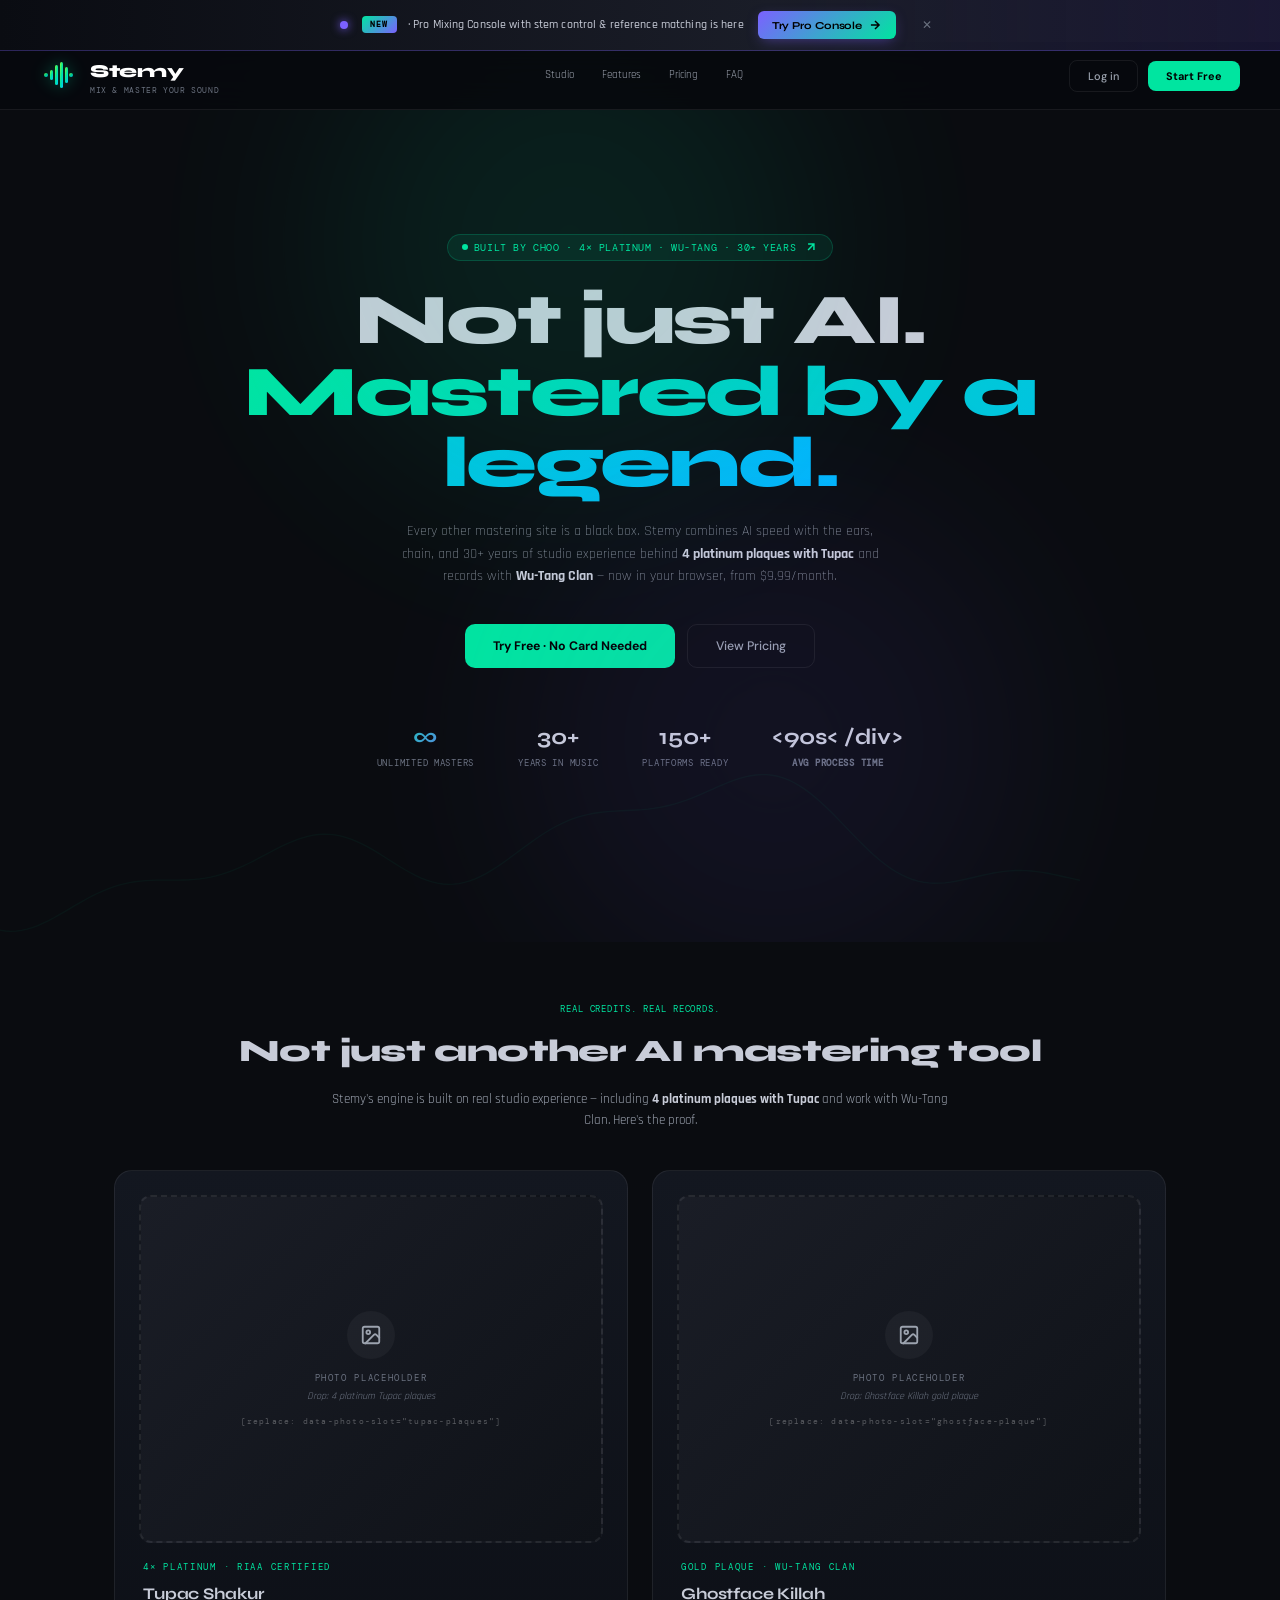
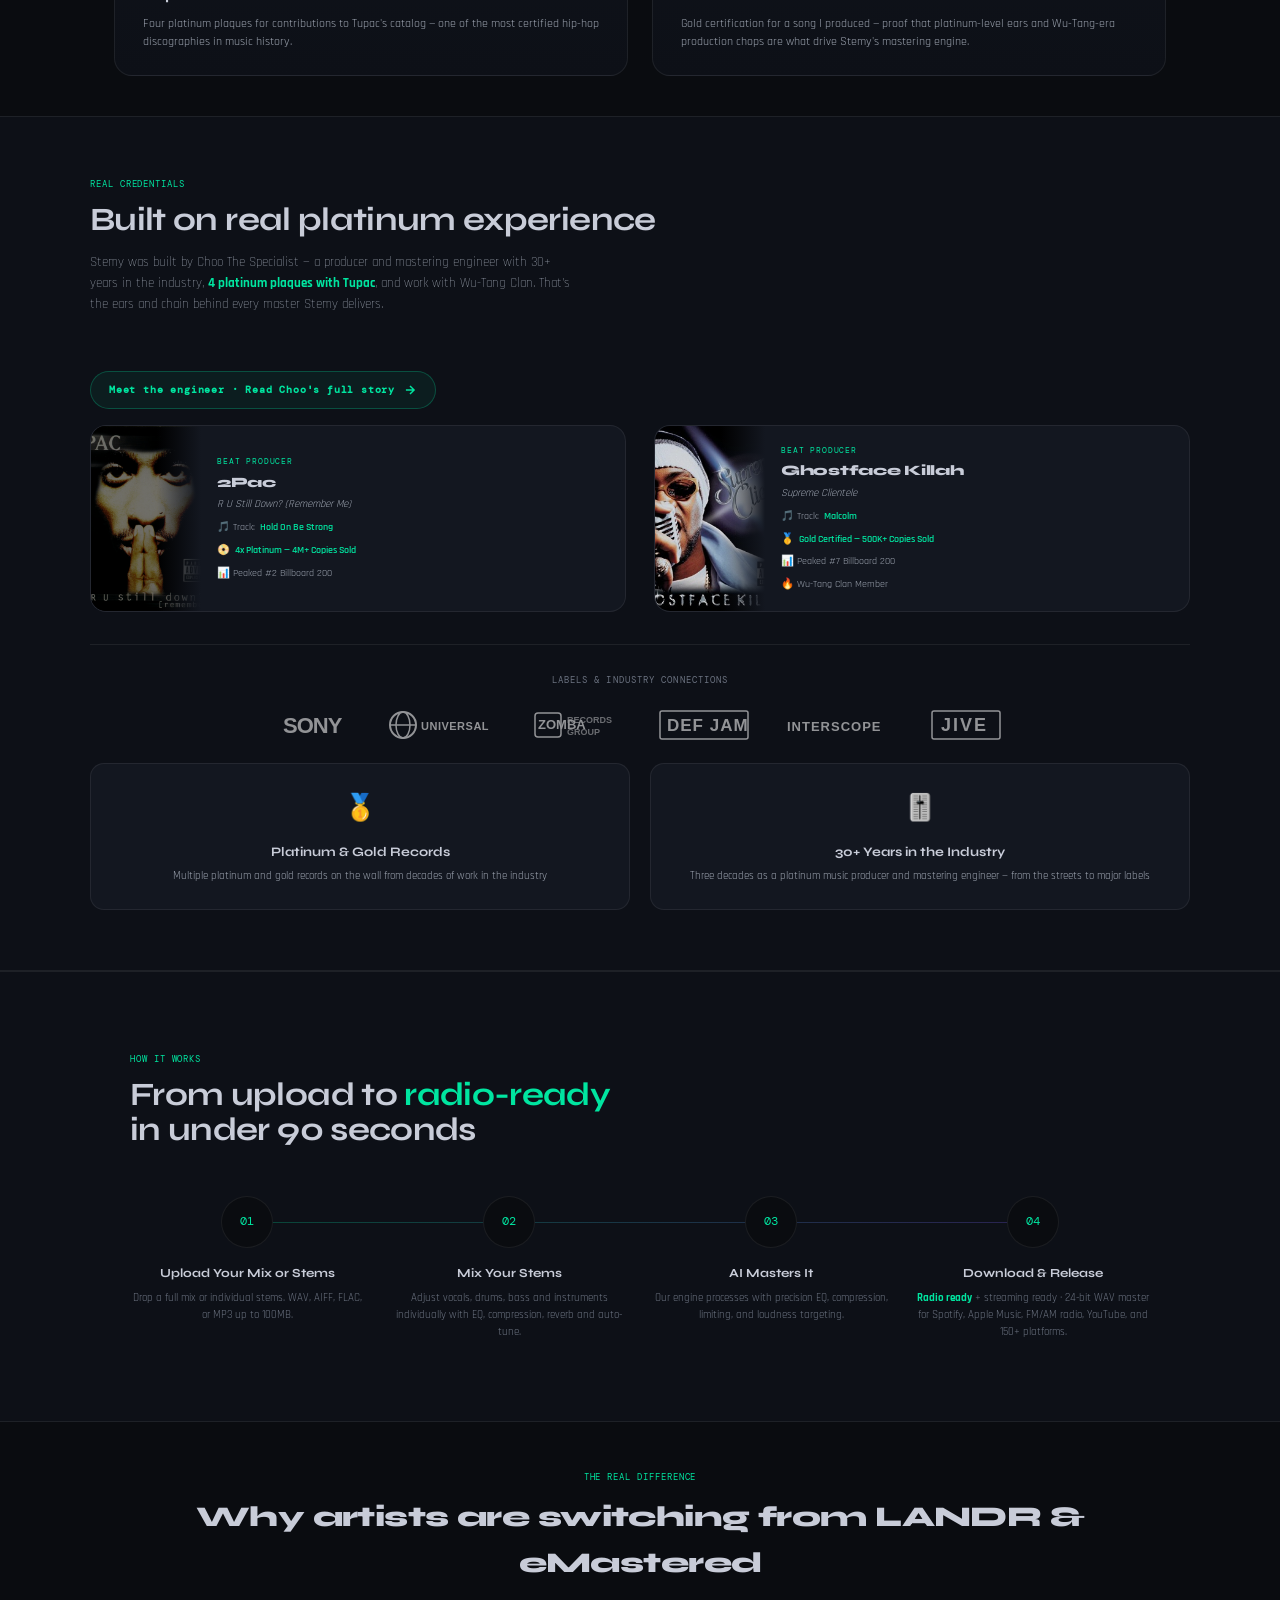
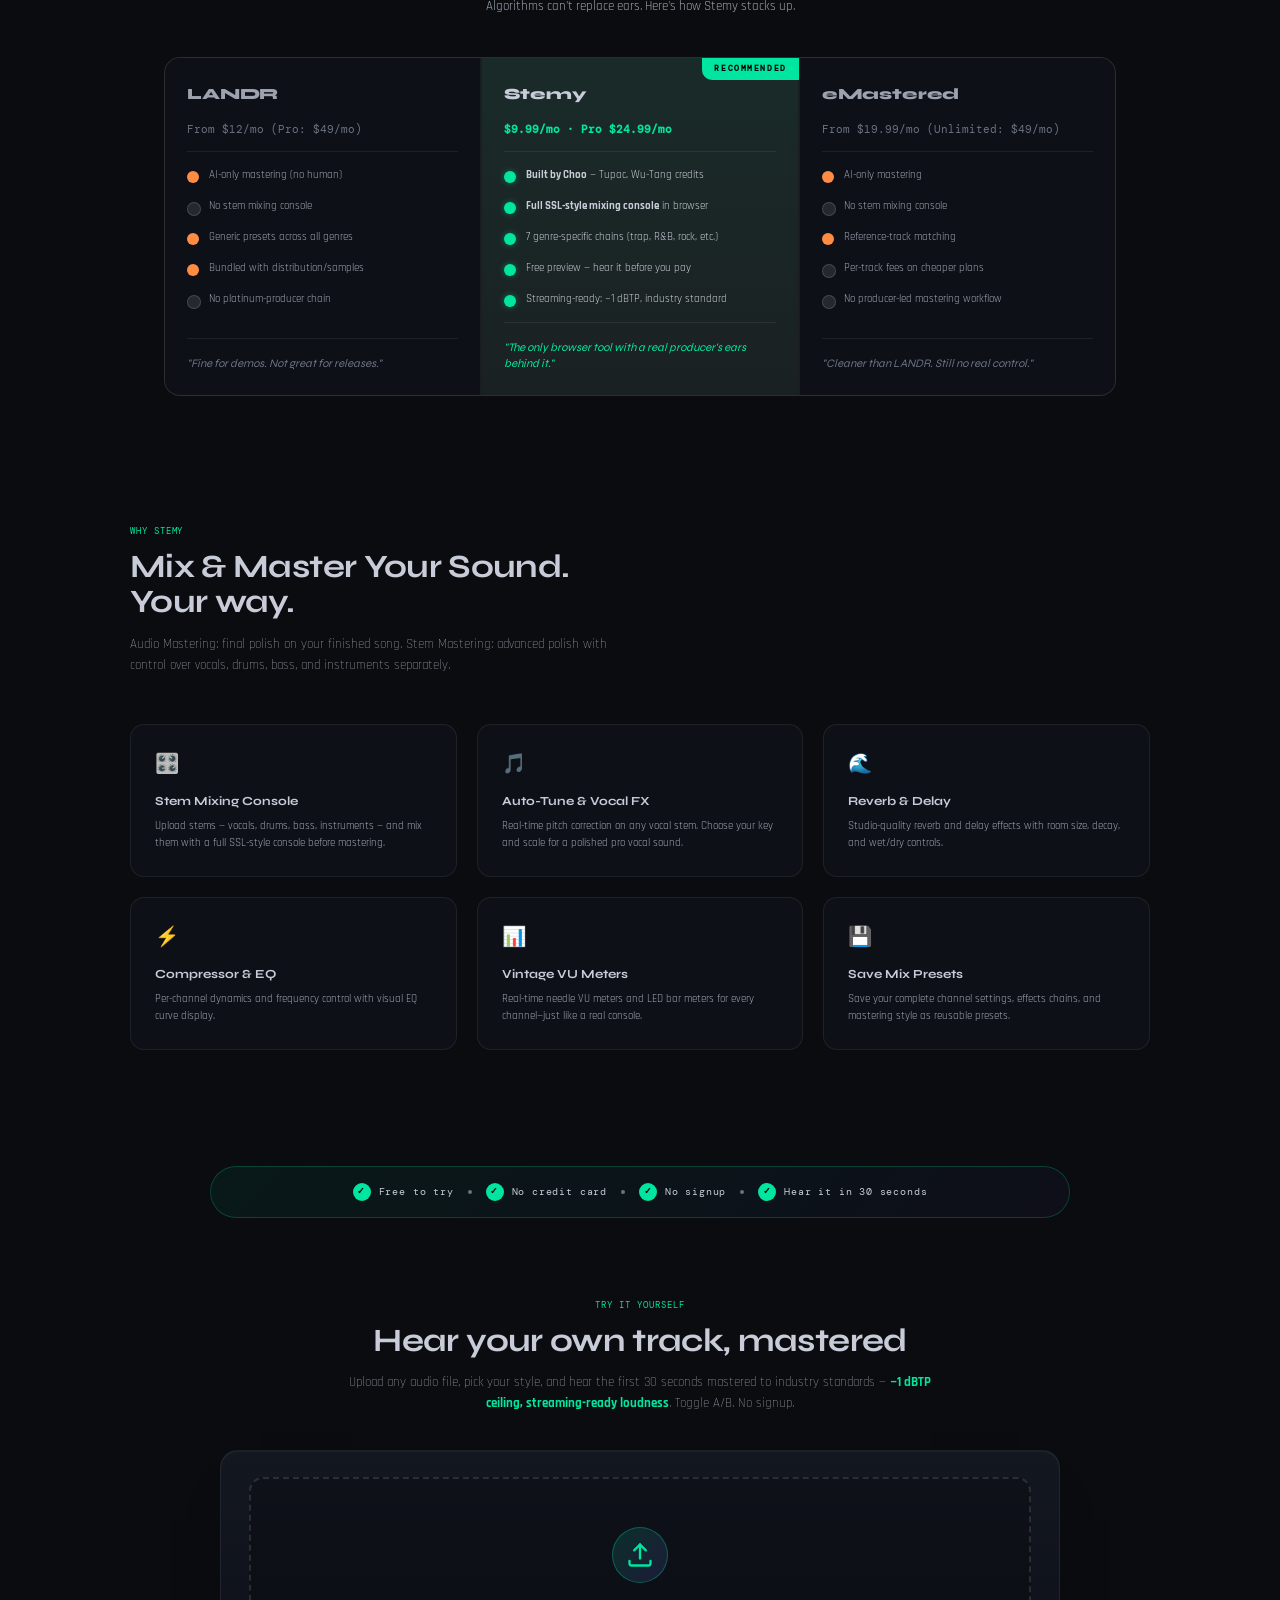
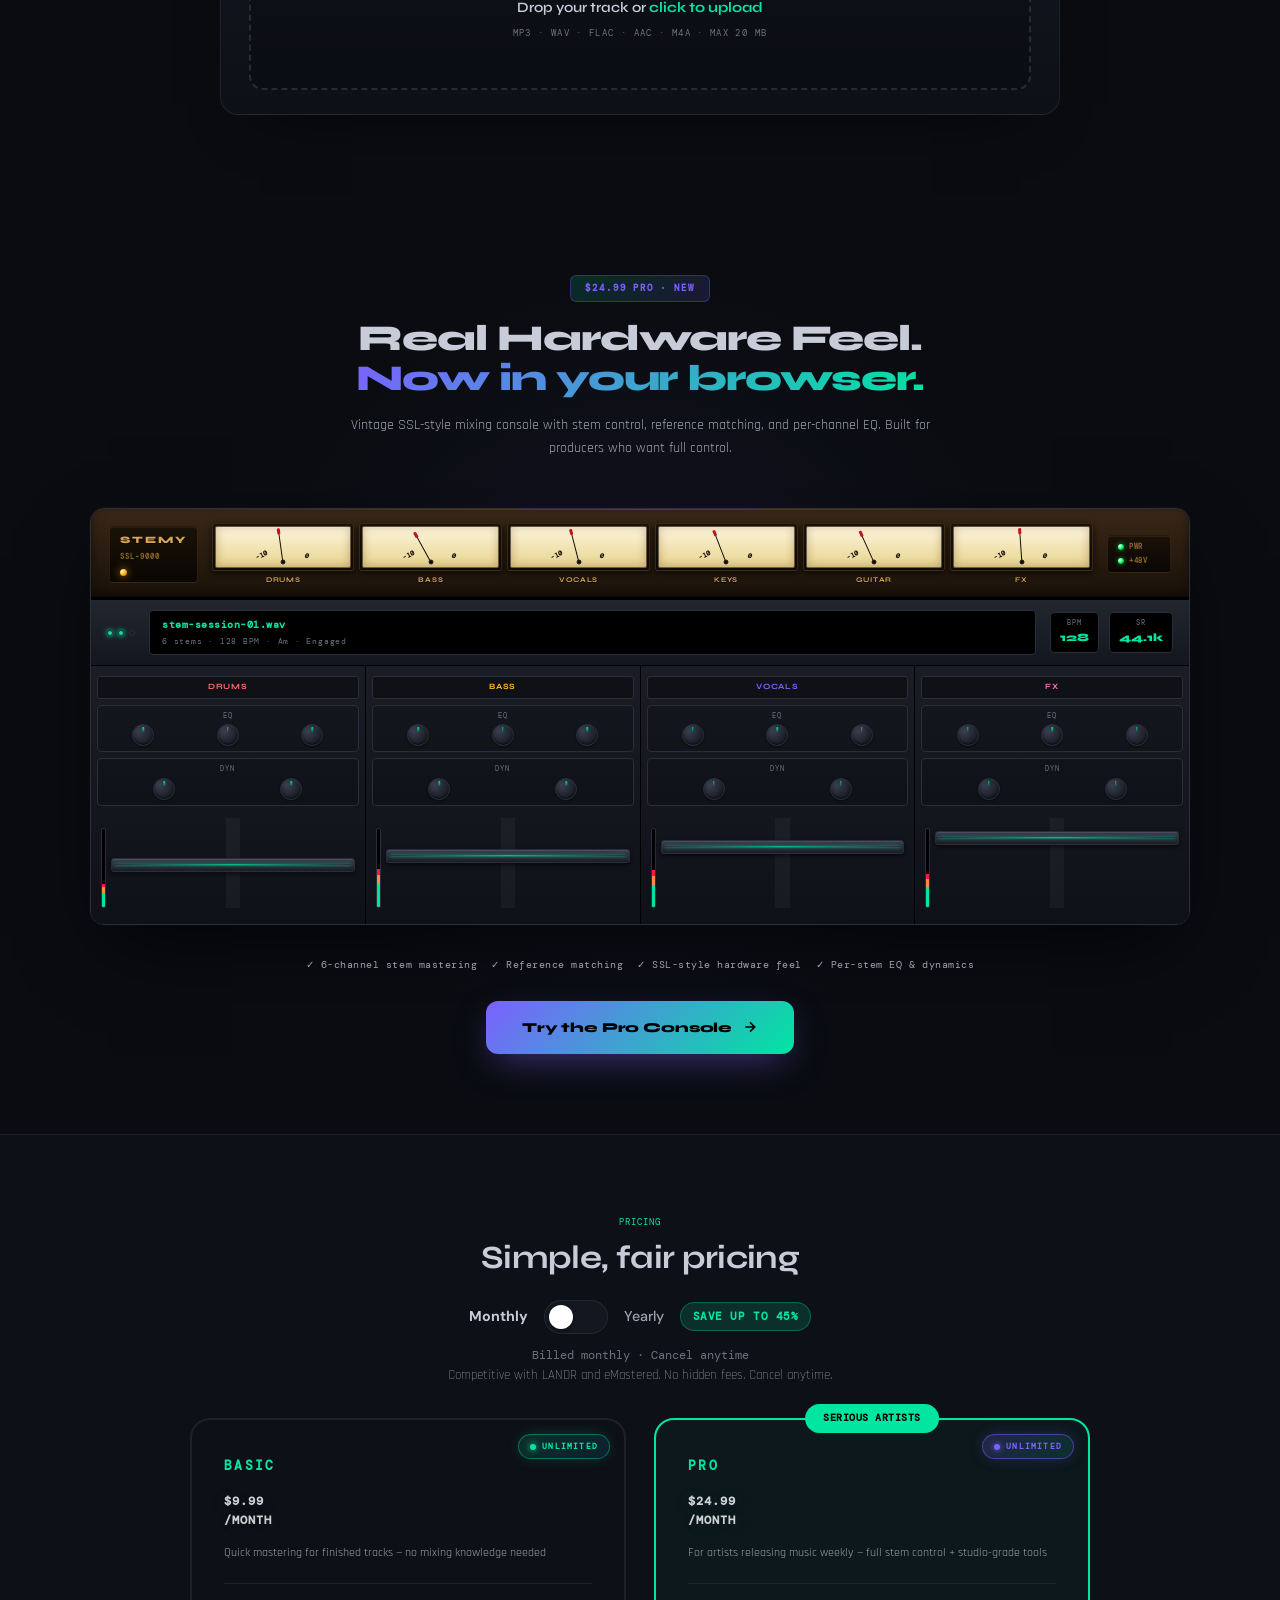
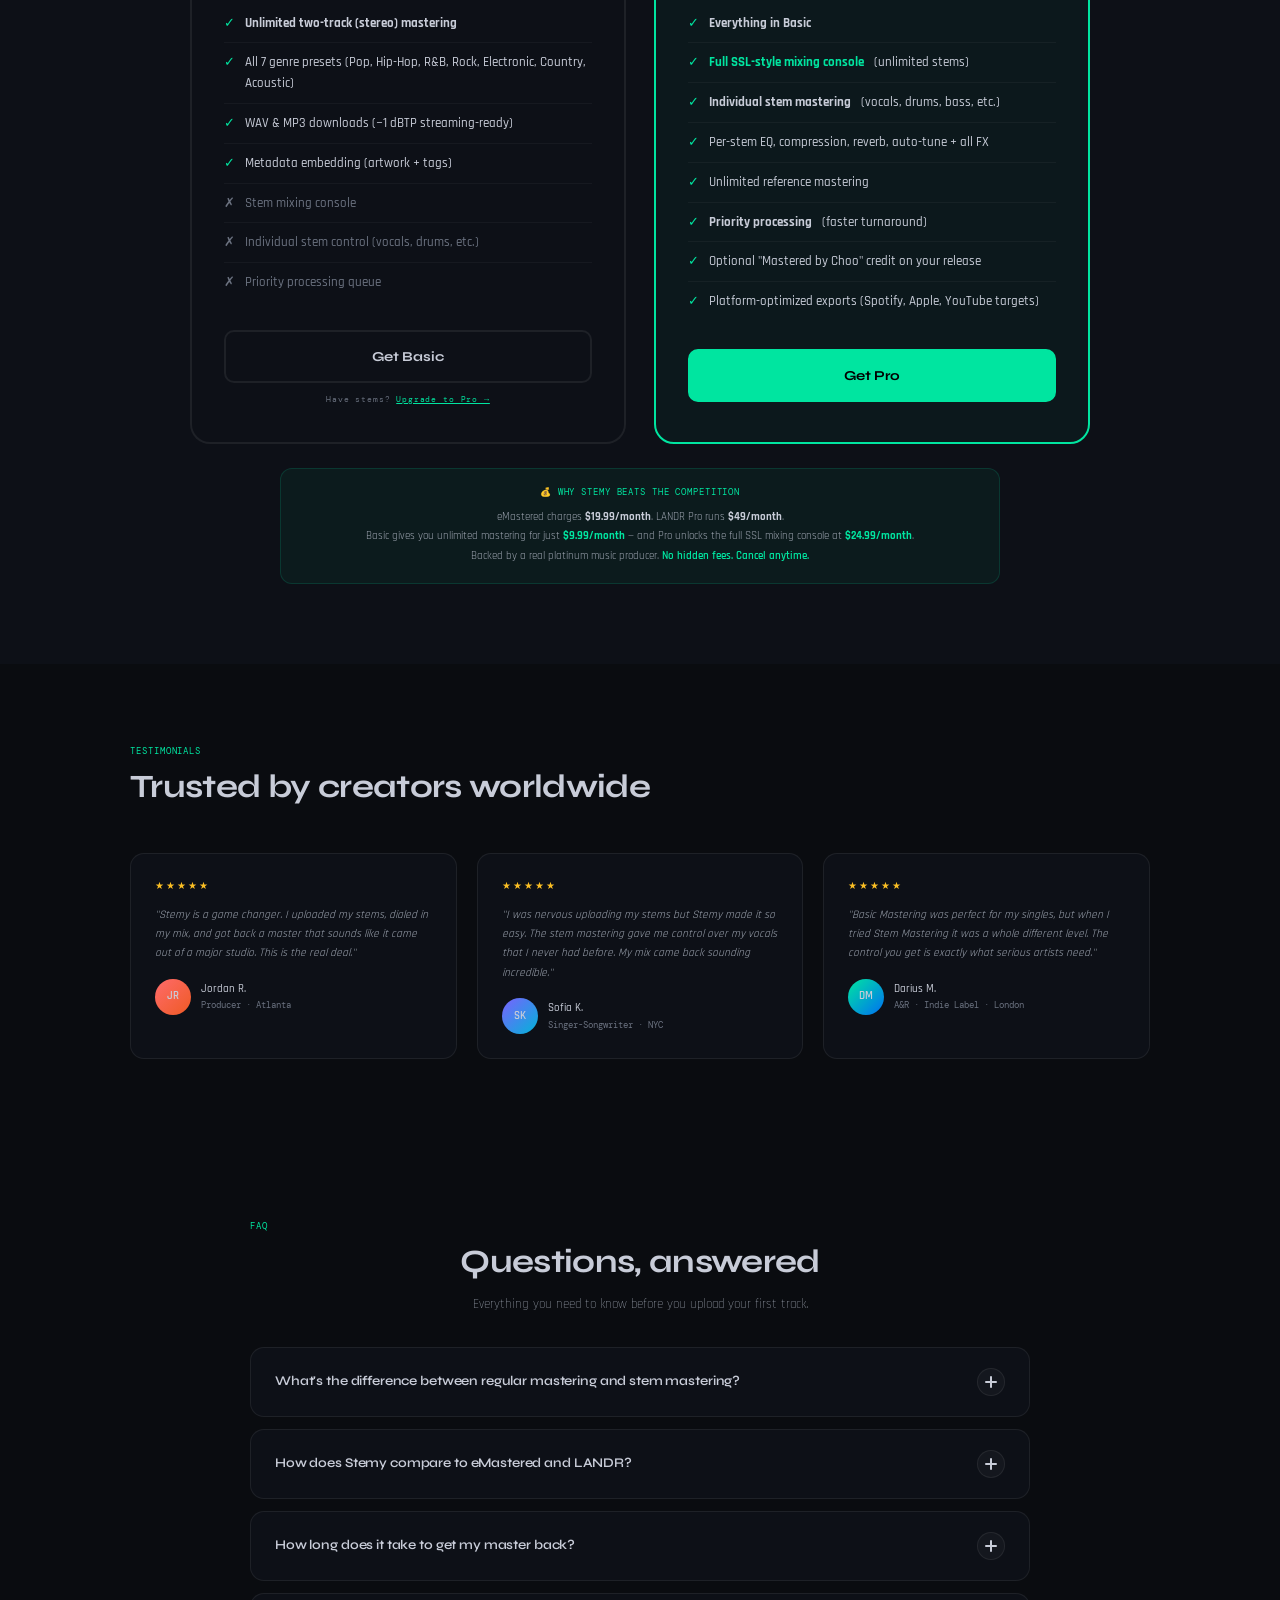
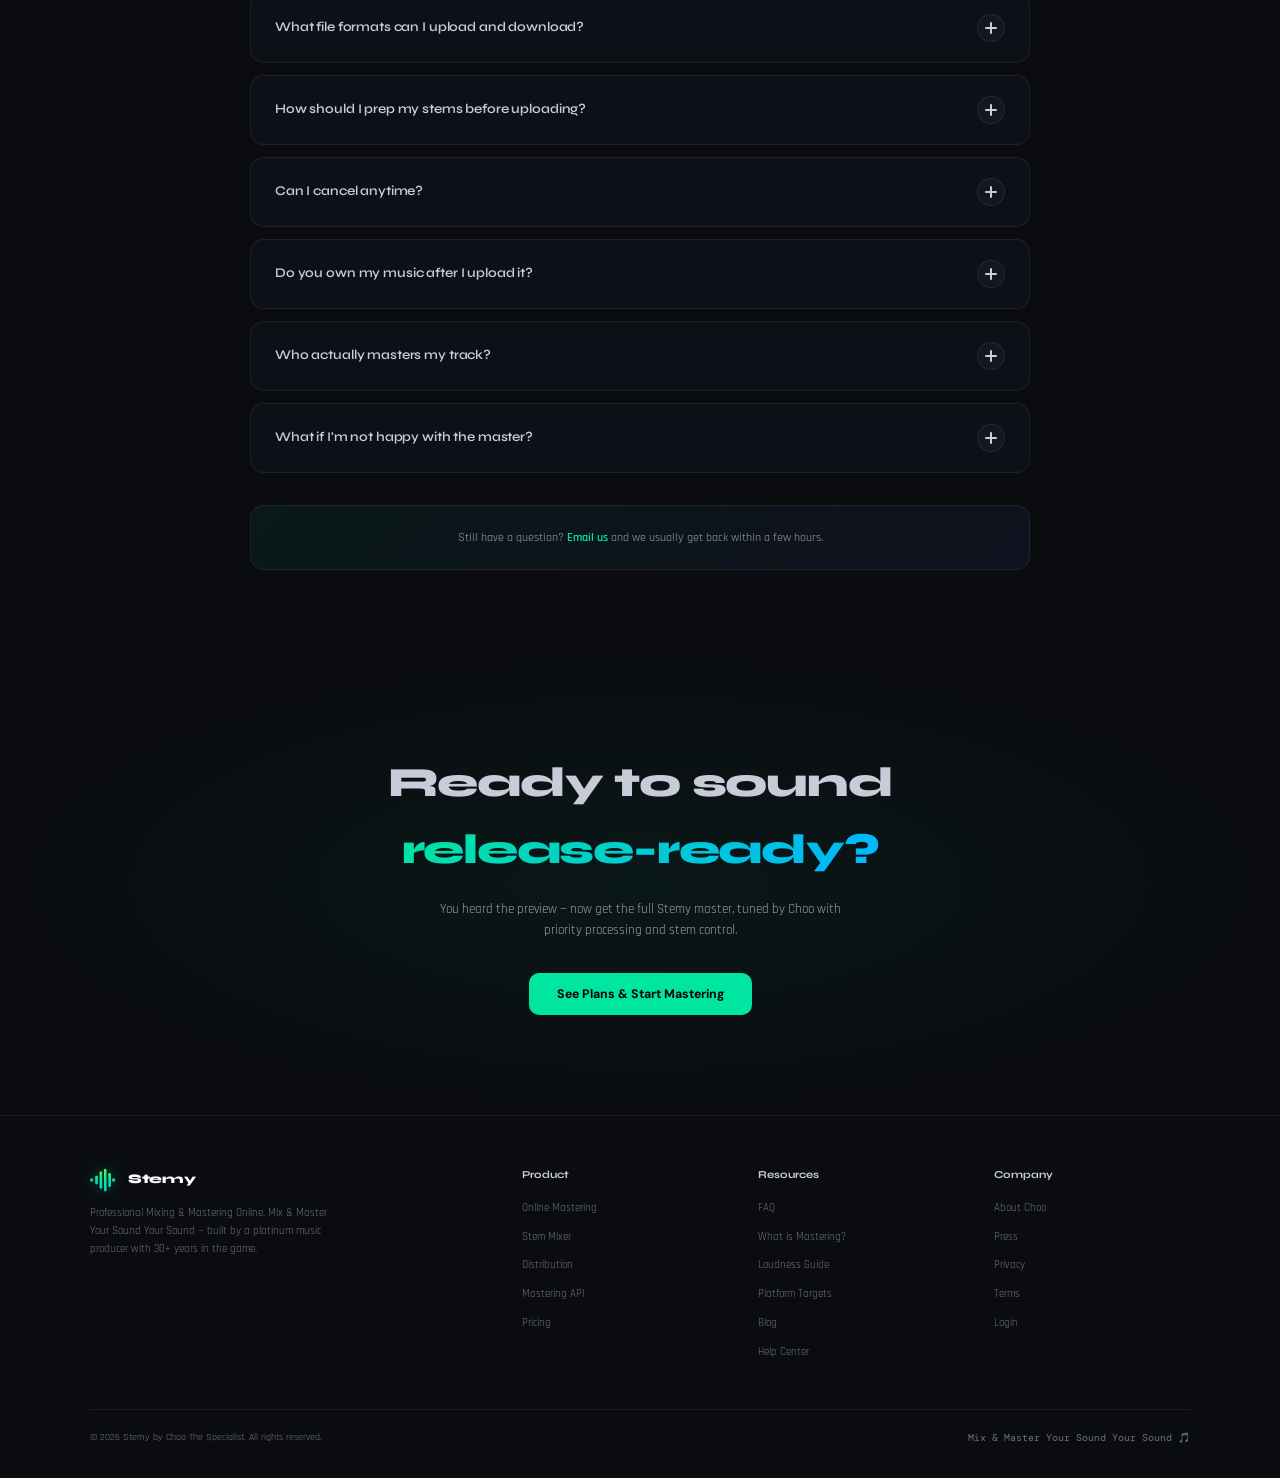
<file: pages/home.html>
<html lang="en">

<head>
    <link rel="stylesheet" href="../css/style.css">
    <meta charset="UTF-8">
    <meta name="viewport" content="width=device-width, initial-scale=1.0">
    <title>Stemy — Professional Mixing &amp; Mastering Online</title>
    <link
        href="https://fonts.googleapis.com/css2?family=Syne:wght@400;600;700;800&amp;family=DM+Mono:wght@300;400;500&amp;family=DM+Sans:ital,wght@0,300;0,400;0,500;1,300&amp;family=Orbitron:wght@700;900&amp;display=swap"
        rel="stylesheet">

    <link
        href="https://fonts.googleapis.com/css2?family=Share+Tech+Mono&amp;family=Rajdhani:wght@400;500;600;700&amp;family=Orbitron:wght@400;700;900&amp;display=swap"
        rel="stylesheet">
</head>

<body>

    <!-- NAV -->
    <!-- PRO PROMO BAR (fixed at top, above nav) -->
    <div class="pro-promo-bar" id="proPromoBar">
        <div class="ppb-shimmer"></div>
        <div class="ppb-content">
            <span class="ppb-pulse"></span>
            <span class="ppb-text">
                <strong>NEW</strong> · Pro Mixing Console with stem control &amp; reference matching is here
            </span>
            <button class="ppb-cta"
                onclick="showPage('mastering'); setTimeout(()=>{const t=document.querySelector('.st-tab[data-tab=\'pro\']');if(t)t.click();},150)">
                Try Pro Console
                <svg width="14" height="14" viewBox="0 0 24 24" fill="none" stroke="currentColor" stroke-width="2.5">
                    <path d="M5 12h14M12 5l7 7-7 7"></path>
                </svg>
            </button>
            <button class="ppb-close"
                onclick="document.getElementById('proPromoBar').style.display='none';document.body.classList.add('no-promo')"
                aria-label="Close">✕</button>
        </div>
    </div>

    <nav>
        <!-- ENGINEER STUDIO LOGO -->
        <div class="es-logo-svg" onclick="showPage('home')">
            <div class="es-logo-mark">
                <svg width="32" height="28" viewBox="0 0 32 28" fill="none">
                    <defs>
                        <linearGradient id="sg-footer" x1="0" y1="0" x2="1" y2="1">
                            <stop offset="0%" stop-color="#7fff3a"></stop>
                            <stop offset="50%" stop-color="#00e5a0"></stop>
                            <stop offset="100%" stop-color="#00c8ff"></stop>
                        </linearGradient>
                    </defs>
                    <circle cx="2" cy="14" r="2" fill="url(#sg-footer)" opacity="0.9"></circle>
                    <rect x="6" y="9" width="3" height="10" rx="1.5" fill="url(#sg-footer)"></rect>
                    <rect x="11" y="4" width="3" height="20" rx="1.5" fill="url(#sg-footer)"></rect>
                    <rect x="16" y="1" width="3" height="26" rx="1.5" fill="url(#sg-footer)"></rect>
                    <rect x="21" y="6" width="3" height="16" rx="1.5" fill="url(#sg-footer)"></rect>
                    <circle cx="27" cy="14" r="2" fill="url(#sg-footer)" opacity="0.9"></circle>
                </svg>
            </div>
            <div>
                <div class="es-logo-text">Stemy</div>
                <span class="es-tagline">Mix &amp; Master Your Sound</span>
            </div>
        </div>

        <ul class="nav-links" id="navLinks">
            <li><a onclick="showPage('mastering'); closeNav()">Studio</a></li>
            <li><a
                    onclick="showPage('home'); closeNav(); setTimeout(()=>document.getElementById('features').scrollIntoView({behavior:'smooth'}),100)">Features</a>
            </li>
            <li><a
                    onclick="showPage('home'); closeNav(); setTimeout(()=>document.getElementById('pricing').scrollIntoView({behavior:'smooth'}),100)">Pricing</a>
            </li>
            <li><a
                    onclick="showPage('home'); closeNav(); setTimeout(()=>document.getElementById('faq').scrollIntoView({behavior:'smooth'}),100)">FAQ</a>
            </li>
        </ul>
        <div class="nav-cta" id="navCta">
            <button class="btn btn-ghost" onclick="showPage('login')">Log in</button>
            <button class="btn btn-primary" onclick="showPage('login')">Start Free</button>
            <button class="nav-hamburger" id="navHamburger" type="button" aria-label="Toggle menu" aria-expanded="false"
                aria-controls="navLinks" onclick="toggleNav()">
                <svg class="ic-open" viewBox="0 0 24 24" fill="none" stroke="currentColor" stroke-width="2"
                    stroke-linecap="round" stroke-linejoin="round">
                    <line x1="3" y1="6" x2="21" y2="6"></line>
                    <line x1="3" y1="12" x2="21" y2="12"></line>
                    <line x1="3" y1="18" x2="21" y2="18"></line>
                </svg>
                <svg class="ic-close" viewBox="0 0 24 24" fill="none" stroke="currentColor" stroke-width="2"
                    stroke-linecap="round" stroke-linejoin="round">
                    <line x1="18" y1="6" x2="6" y2="18"></line>
                    <line x1="6" y1="6" x2="18" y2="18"></line>
                </svg>
            </button>
        </div>
    </nav>

    <div class="toast" id="toast"></div>

    <!-- ========== HOME PAGE ========== -->
    <div class="page active" id="page-home">
        <section class="hero">
            <div class="hero-glow glow-1"></div>
            <div class="hero-glow glow-2"></div>
            <svg class="hero-wave" viewBox="0 0 1200 200" preserveAspectRatio="none">
                <polyline id="heroWave" fill="none" stroke="rgba(0,229,160,0.6)" stroke-width="1.5"
                    points="0,100.43739518254907 6,102.70073322871738 12,105.40615939287038 18,108.55000812401286 24,112.11923664790551 30,116.09149094867465 36,120.43537651078833 42,125.11092887815249 48,130.07027461910604 54,135.2584690235349 60,140.61449289684998 66,146.07238724407708 72,151.56250153601135 78,157.0128286879621 84,162.35039791760664 90,167.50269532611992 96,172.39908139581001 102,176.9721746327711 108,181.15917130393257 114,184.90307260832878 120,188.1537926514833 126,190.8691232141318 132,193.01553446352676 138,194.56879437665737 144,195.51439364888577 150,195.8477671591669 156,195.57430755803975 162,194.70917113636312 168,193.27688071861672 174,191.31073480189733 180,188.85203643038633 186,185.94915925960902 192,182.65647183663995 198,179.03314422175498 204,175.14186363471975 210,171.04748776793474 216,166.81566572545938 222,162.51145719237508 228,158.1979803989402 234,153.93511871984134 240,149.7783143572356 246,145.77747552881848 252,141.97602096476783 258,138.41008236922193 264,135.10788189398622 270,132.08929768577315 276,129.36562629326903 282,126.93954625295305 288,124.80528261346518 294,122.94896760997531 300,121.34918826483532 306,119.97770746851175 312,118.80034118035576 318,117.77797087020227 324,116.86766727813082 330,116.02389906940287 336,115.19979806073367 342,114.34845143532766 348,113.42419077572076 354,112.38384783852734 360,111.18794777145831 366,109.80181191283663 372,108.19654438479662 378,106.34987934668365 384,104.24686895499487 390,101.88039570885337 396,99.25149686361354 402,96.36949287953941 408,93.25191634100798 414,89.92424233370272 420,86.41942580013745 426,82.777255805434 432,79.04354083608598 438,75.26914312994684 444,71.50888350842972 450,67.82034117348357 456,64.2625753747032 462,60.89479769062267 468,57.775024861139364 474,54.958742627863174 480,52.49761087388817 486,50.43823950734399 492,48.8210630226821 498,47.679339533529244 504,47.038297348747676 510,46.91444891984736 516,47.315088295573595 522,48.23798416090993 528,49.67127620375243 534,51.59357804010121 540,53.97428533889065 546,56.77408322333558 552,59.94564258918628 558,63.43449077099196 564,67.18003809975193 570,71.1167384163133 576,75.17535861261268 582,79.2843298344494 588,83.37115114963848 594,87.36381530520184 600,91.19222569321728 606,94.78957382844365 612,98.09364750780077 618,101.04804135286302 624,103.60324359747257 630,105.71757572500185 636,107.3579648223416 642,108.50053222727209 648,109.13098611944707 654,109.24481005157865 660,108.8472439392163 666,107.95305862356837 672,106.58612968920245 678,104.7788206550009 684,102.57118986315685 690,100.01003927319715 696,97.14782683924946 702,94.04146713145619 708,90.75104729004316 714,87.33848721897685 720,83.86617409496876 726,80.39560176103471 732,76.98604538119133 738,73.69330085898235 744,70.56851698739027 750,67.6571461362085 756,64.99803654410749 762,62.62268602827974 768,60.554673228228765 774,58.80927844531327 780,57.39330181750254 786,56.30508207686751 792,55.53471457677559 798,55.0644627493323 804,54.869352763211026 810,54.91793699648839 816,55.17320811200056 822,55.59364211018258 828,56.13434581315897 834,56.74828186973654 840,57.38754261713868 846,58.00464303120535 852,58.553802567291335 858,58.992185948782414 864,59.2810738933413 870,59.38693635766329 876,59.28238309381216 882,58.946969094406484 888,58.36783579726155 894,57.54017264851033 900,56.46748770274188 906,55.16168027746445 912,53.642913179559095 918,51.93928658193523 924,50.08632014665923 930,48.12625436456629 936,46.10718621224438 942,44.082058022134795 948,42.10752183474524 954,40.24270437745186 960,38.54790012708882 966,37.0832216111523 972,35.90723714640087 978,35.07562658005993 984,34.63988527907088 990,34.646105613583856 996,35.133863524229284 1002,36.1352354853359 1008,37.673968328961166 1014,39.76482104084919 1020,42.41309385416558 1026,45.61435583467692 1032,49.354377764372956 1038,53.60927258749993 1044,58.345841085294715 1050,63.52211589627018 1056,69.08809259958089 1062,74.98663242833426 1068,81.15451737059807 1074,87.52363503367292 1080,94.022267767646 1086,100.57645823182379 1092,107.11142189415892 1098,113.55297591711005 1104,119.82895352673644 1110,125.87057329316123 1116,131.6137337623585 1122,137.00020554884972 1128,141.9786952888209 1134,146.50575871208164 1140,150.54654345503832 1146,154.07534603004785 1152,157.07597150412016 1158,159.54188882922506 1164,161.47617930903294 1170,162.89128028106592 1176,163.80853063598542 1182,164.25752918540067 1188,164.27532102787828 1194,163.90543085714762 1200,163.19676552198126">
                </polyline>
            </svg>
            <div class="badge badge-clickable" onclick="showPage('choo')" title="Learn about Choo">
                <div class="badge-dot"></div>
                Built by Choo · 4× Platinum · Wu-Tang · 30+ Years
                <svg class="badge-arrow" width="14" height="14" viewBox="0 0 24 24" fill="none" stroke="currentColor"
                    stroke-width="2.5">
                    <path d="M7 17L17 7M7 7h10v10"></path>
                </svg>
            </div>
            <h1>Not just AI.<br><span>Mastered by a legend.</span></h1>
            <p class="hero-sub">Every other mastering site is a black box. Stemy combines AI speed with the ears, chain,
                and 30+ years of studio experience behind <strong style="color:var(--text);">4 platinum plaques with
                    Tupac</strong> and records with <strong style="color:var(--text);">Wu-Tang Clan</strong> — now in
                your browser, from $9.99/month.</p>
            <div class="hero-actions">
                <button class="btn btn-primary btn-lg"
                    onclick="document.getElementById('sample').scrollIntoView({behavior:'smooth'})">Try Free · No Card
                    Needed</button>
                <button class="btn btn-ghost btn-lg"
                    onclick="document.getElementById('pricing').scrollIntoView({behavior:'smooth'})">View
                    Pricing</button>
            </div>
            <div class="hero-stats">
                <div class="stat">
                    <div class="stat-num"
                        style="background:linear-gradient(135deg,var(--accent),var(--accent2));-webkit-background-clip:text;-webkit-text-fill-color:transparent;background-clip:text;">
                        ∞</div>
                    <div class="stat-label">Unlimited Masters</div>
                </div>
                <div class="stat">
                    <div class="stat-num">30+</div>
                    <div class="stat-label">Years in Music</div>
                </div>
                <div class="stat">
                    <div class="stat-num">150+</div>
                    <div class="stat-label">Platforms Ready</div>
                </div>
                <div class="stat">
                    <div class="stat-num">
                        <90s< /div>
                            <div class="stat-label">Avg Process Time</div>
                    </div>
                </div>
        </section>

        <!-- ========== REAL CREDITS PROOF SECTION ========== -->

        <div class="proof-section">
            <div class="proof-head">
                <div class="section-label">Real Credits. Real Records.</div>
                <h2>Not just another AI mastering tool</h2>
                <p>Stemy's engine is built on real studio experience — including <strong style="color:var(--text);">4
                        platinum plaques with Tupac</strong> and work with Wu-Tang Clan. Here's the proof.</p>
            </div>

            <div class="proof-grid">
                <!-- Tupac plaques card -->
                <div class="proof-card">
                    <div class="proof-photo" data-photo-slot="tupac-plaques">
                        <div class="proof-photo-placeholder">
                            <div class="pic-icon">
                                <svg width="22" height="22" viewBox="0 0 24 24" fill="none" stroke="currentColor"
                                    stroke-width="2" stroke-linecap="round" stroke-linejoin="round">
                                    <rect x="3" y="3" width="18" height="18" rx="2"></rect>
                                    <circle cx="9" cy="9" r="2"></circle>
                                    <path d="m21 15-3.086-3.086a2 2 0 0 0-2.828 0L6 21"></path>
                                </svg>
                            </div>
                            <div class="pic-label">Photo Placeholder</div>
                            <div class="pic-hint">Drop: 4 platinum Tupac plaques</div>
                            <div class="pic-drop-id">[replace: data-photo-slot="tupac-plaques"]</div>
                        </div>
                    </div>
                    <div class="proof-info">
                        <div class="proof-kicker">4× Platinum · RIAA Certified</div>
                        <div class="proof-title">Tupac Shakur</div>
                        <div class="proof-desc">Four platinum plaques for contributions to Tupac's catalog — one of the
                            most certified hip-hop discographies in music history.</div>
                    </div>
                </div>

                <!-- Ghostface plaque card -->
                <div class="proof-card">
                    <div class="proof-photo" data-photo-slot="ghostface-plaque">
                        <div class="proof-photo-placeholder">
                            <div class="pic-icon">
                                <svg width="22" height="22" viewBox="0 0 24 24" fill="none" stroke="currentColor"
                                    stroke-width="2" stroke-linecap="round" stroke-linejoin="round">
                                    <rect x="3" y="3" width="18" height="18" rx="2"></rect>
                                    <circle cx="9" cy="9" r="2"></circle>
                                    <path d="m21 15-3.086-3.086a2 2 0 0 0-2.828 0L6 21"></path>
                                </svg>
                            </div>
                            <div class="pic-label">Photo Placeholder</div>
                            <div class="pic-hint">Drop: Ghostface Killah gold plaque</div>
                            <div class="pic-drop-id">[replace: data-photo-slot="ghostface-plaque"]</div>
                        </div>
                    </div>
                    <div class="proof-info">
                        <div class="proof-kicker">Gold Plaque · Wu-Tang Clan</div>
                        <div class="proof-title">Ghostface Killah</div>
                        <div class="proof-desc">Gold certification for a song I produced — proof that platinum-level
                            ears and Wu-Tang-era production chops are what drive Stemy's mastering engine.</div>
                    </div>
                </div>
            </div>
        </div>

        <div class="creds-section">
            <div class="creds-inner">
                <div class="section-label">Real Credentials</div>
                <h2 class="section-title">Built on real platinum experience</h2>
                <p class="section-sub">Stemy was built by Choo The Specialist — a producer and mastering engineer with
                    30+ years in the industry, <strong style="color:var(--accent);">4 platinum plaques with
                        Tupac</strong>, and work with Wu-Tang Clan. That's the ears and chain behind every master Stemy
                    delivers.</p>
                <a class="meet-choo-link" onclick="showPage('choo')">
                    <span>Meet the engineer · Read Choo's full story</span>
                    <svg width="14" height="14" viewBox="0 0 24 24" fill="none" stroke="currentColor"
                        stroke-width="2.5">
                        <path d="M5 12h14M12 5l7 7-7 7"></path>
                    </svg>
                </a>

                <!-- ALBUM COVERS CSS -->


                <div class="creds-grid-new">
                    <!-- TUPAC CARD -->
                    <div class="album-cred-card">
                        <div class="album-cover-wrap" style="background:#000;">
                            <img src="[data-uri]"
                                alt="2Pac - R U Still Down" style="filter:brightness(0.45) contrast(1.1);">
                            <div class="album-cover-overlay"></div>
                        </div>
                        <div class="album-cred-info">
                            <div class="album-cred-role">Beat Producer</div>
                            <div class="album-cred-artist">2Pac</div>
                            <div class="album-cred-album">R U Still Down? (Remember Me)</div>
                            <div class="album-cred-track">🎵 Track: <span>Hold On Be Strong</span></div>
                            <div class="album-cred-track">📀 <span>4x Platinum — 4M+ Copies Sold</span></div>
                            <div class="album-cred-track">📊 Peaked #2 Billboard 200</div>
                        </div>
                    </div>

                    <!-- GHOSTFACE CARD -->
                    <div class="album-cred-card">
                        <div class="album-cover-wrap">
                            <img src="[data-uri]"
                                alt="Ghostface Killah - Supreme Clientele">
                            <div class="album-cover-overlay"></div>
                        </div>
                        <div class="album-cred-info">
                            <div class="album-cred-role">Beat Producer</div>
                            <div class="album-cred-artist">Ghostface Killah</div>
                            <div class="album-cred-album">Supreme Clientele</div>
                            <div class="album-cred-track">🎵 Track: <span>Malcolm</span></div>
                            <div class="album-cred-track">🥇 <span>Gold Certified — 500K+ Copies Sold</span></div>
                            <div class="album-cred-track">📊 Peaked #7 Billboard 200</div>
                            <div class="album-cred-track">🔥 Wu-Tang Clan Member</div>
                        </div>
                    </div>
                </div>

                <!-- RECORD LABELS -->


                <div class="labels-section">
                    <div class="labels-title">Labels &amp; Industry Connections</div>
                    <div class="labels-row">

                        <!-- SONY -->
                        <div class="label-item">
                            <div class="label-logo">
                                <svg width="72" height="28" viewBox="0 0 72 28" fill="none">
                                    <text x="4" y="22" font-family="Arial,sans-serif" font-weight="900" font-size="22"
                                        fill="white" letter-spacing="-1">SONY</text>
                                </svg>
                            </div>
                        </div>

                        <!-- UNIVERSAL -->
                        <div class="label-item">
                            <div class="label-logo">
                                <svg width="110" height="32" viewBox="0 0 110 32" fill="none">
                                    <circle cx="16" cy="16" r="13" stroke="white" stroke-width="2" fill="none"></circle>
                                    <ellipse cx="16" cy="16" rx="7" ry="13" stroke="white" stroke-width="1.5"
                                        fill="none"></ellipse>
                                    <line x1="3" y1="16" x2="29" y2="16" stroke="white" stroke-width="1.5"></line>
                                    <text x="34" y="21" font-family="Arial,sans-serif" font-weight="700" font-size="11"
                                        fill="white" letter-spacing="0.5">UNIVERSAL</text>
                                </svg>
                            </div>
                        </div>

                        <!-- ZOMBA / JIVE -->
                        <div class="label-item">
                            <div class="label-logo">
                                <svg width="90" height="32" viewBox="0 0 90 32" fill="none">
                                    <rect x="2" y="4" width="26" height="24" rx="3" fill="none" stroke="white"
                                        stroke-width="1.5"></rect>
                                    <text x="5" y="20" font-family="Arial,sans-serif" font-weight="900" font-size="13"
                                        fill="white">ZOMBA</text>
                                    <text x="34" y="14" font-family="Arial,sans-serif" font-weight="700" font-size="9"
                                        fill="white" opacity="0.7">RECORDS</text>
                                    <text x="34" y="26" font-family="Arial,sans-serif" font-weight="700" font-size="9"
                                        fill="white" opacity="0.7">GROUP</text>
                                </svg>
                            </div>
                        </div>

                        <!-- DEF JAM -->
                        <div class="label-item">
                            <div class="label-logo">
                                <svg width="90" height="32" viewBox="0 0 90 32" fill="none">
                                    <rect x="1" y="2" width="88" height="28" rx="2" fill="none" stroke="white"
                                        stroke-width="1.5"></rect>
                                    <text x="8" y="22" font-family="Arial,sans-serif" font-weight="900" font-size="17"
                                        fill="white" letter-spacing="1">DEF JAM</text>
                                </svg>
                            </div>
                        </div>

                        <!-- INTERSCOPE -->
                        <div class="label-item">
                            <div class="label-logo">
                                <svg width="110" height="28" viewBox="0 0 110 28" fill="none">
                                    <text x="2" y="20" font-family="Arial,sans-serif" font-weight="700" font-size="13"
                                        fill="white" letter-spacing="1">INTERSCOPE</text>
                                </svg>
                            </div>
                        </div>

                        <!-- JIVE -->
                        <div class="label-item">
                            <div class="label-logo">
                                <svg width="70" height="32" viewBox="0 0 70 32" fill="none">
                                    <rect x="1" y="2" width="68" height="28" rx="2" fill="none" stroke="white"
                                        stroke-width="1.5"></rect>
                                    <text x="10" y="22" font-family="Arial,sans-serif" font-weight="900" font-size="18"
                                        fill="white" letter-spacing="2">JIVE</text>
                                </svg>
                            </div>
                        </div>

                    </div>
                </div>

                <!-- BOTTOM CRED STATS -->
                <div class="creds-bottom-row">
                    <div class="cred-card">
                        <div class="cred-icon">🥇</div>
                        <div class="cred-title">Platinum &amp; Gold Records</div>
                        <div class="cred-desc">Multiple platinum and gold records on the wall from decades of work in
                            the industry</div>
                    </div>
                    <div class="cred-card">
                        <div class="cred-icon">🎚️</div>
                        <div class="cred-title">30+ Years in the Industry</div>
                        <div class="cred-desc">Three decades as a platinum music producer and mastering engineer — from
                            the streets to major labels</div>
                    </div>
                </div>
            </div>
        </div>

        <div
            style="background:var(--surface);border-top:1px solid var(--border);border-bottom:1px solid var(--border);">
            <div class="section">
                <div class="section-label">How it works</div>
                <h2 class="section-title">From upload to <span style="color:var(--accent);">radio-ready</span><br>in
                    under 90 seconds</h2>
                <div class="steps-grid">
                    <div class="step-item">
                        <div class="step-num">01</div>
                        <div class="step-title">Upload Your Mix or Stems</div>
                        <div class="step-desc">Drop a full mix or individual stems. WAV, AIFF, FLAC, or MP3 up to 100MB.
                        </div>
                    </div>
                    <div class="step-item">
                        <div class="step-num">02</div>
                        <div class="step-title">Mix Your Stems</div>
                        <div class="step-desc">Adjust vocals, drums, bass and instruments individually with EQ,
                            compression, reverb and auto-tune.</div>
                    </div>
                    <div class="step-item">
                        <div class="step-num">03</div>
                        <div class="step-title">AI Masters It</div>
                        <div class="step-desc">Our engine processes with precision EQ, compression, limiting, and
                            loudness targeting.</div>
                    </div>
                    <div class="step-item">
                        <div class="step-num">04</div>
                        <div class="step-title">Download &amp; Release</div>
                        <div class="step-desc"><strong style="color:var(--accent);">Radio ready</strong> + streaming
                            ready · 24-bit WAV master for Spotify, Apple Music, FM/AM radio, YouTube, and 150+
                            platforms.</div>
                    </div>
                </div>
            </div>
        </div>

        <!-- ========== WHY SWITCH FROM LANDR / eMASTERED ========== -->

        <div class="switch-wrap" id="compare">
            <div class="switch-head">
                <div class="section-label" style="text-align:center;">The Real Difference</div>
                <h2>Why artists are switching from LANDR &amp; eMastered</h2>
                <p class="sub">Algorithms can't replace ears. Here's how Stemy stacks up.</p>
            </div>

            <div class="switch-grid">

                <!-- LANDR -->
                <div class="switch-col">
                    <div class="switch-logo">LANDR</div>
                    <div class="switch-price">From $12/mo (Pro: $49/mo)</div>
                    <div class="switch-feat partial">AI-only mastering (no human)</div>
                    <div class="switch-feat no">No stem mixing console</div>
                    <div class="switch-feat partial">Generic presets across all genres</div>
                    <div class="switch-feat partial">Bundled with distribution/samples</div>
                    <div class="switch-feat no">No platinum-producer chain</div>
                    <div class="switch-quote">"Fine for demos. Not great for releases."</div>
                </div>

                <!-- STEMY (middle, highlighted) -->
                <div class="switch-col stemy">
                    <div class="switch-logo">Stemy</div>
                    <div class="switch-price">$9.99/mo · Pro $24.99/mo</div>
                    <div class="switch-feat yes"><strong>Built by Choo</strong> — Tupac, Wu-Tang credits</div>
                    <div class="switch-feat yes"><strong>Full SSL-style mixing console</strong> in browser</div>
                    <div class="switch-feat yes">7 genre-specific chains (trap, R&amp;B, rock, etc.)</div>
                    <div class="switch-feat yes">Free preview — hear it before you pay</div>
                    <div class="switch-feat yes">Streaming-ready: −1 dBTP, industry standard</div>
                    <div class="switch-quote" style="color:var(--accent);">"The only browser tool with a real producer's
                        ears behind it."</div>
                </div>

                <!-- eMASTERED -->
                <div class="switch-col">
                    <div class="switch-logo">eMastered</div>
                    <div class="switch-price">From $19.99/mo (Unlimited: $49/mo)</div>
                    <div class="switch-feat partial">AI-only mastering</div>
                    <div class="switch-feat no">No stem mixing console</div>
                    <div class="switch-feat partial">Reference-track matching</div>
                    <div class="switch-feat no">Per-track fees on cheaper plans</div>
                    <div class="switch-feat no">No producer-led mastering workflow</div>
                    <div class="switch-quote">"Cleaner than LANDR. Still no real control."</div>
                </div>

            </div>
        </div>

        <div id="features">
            <div class="section">
                <div class="section-label">Why Stemy</div>
                <h2 class="section-title">Mix &amp; Master Your Sound.<br>Your way.</h2>
                <p class="section-sub">Audio Mastering: final polish on your finished song. Stem Mastering: advanced
                    polish with control over vocals, drums, bass, and instruments separately.</p>
                <div class="features-grid">
                    <div class="feature-card">
                        <div class="feature-icon">🎛️</div>
                        <div class="feature-title">Stem Mixing Console</div>
                        <div class="feature-desc">Upload stems — vocals, drums, bass, instruments — and mix them with a
                            full SSL-style console before mastering.</div>
                    </div>
                    <div class="feature-card">
                        <div class="feature-icon">🎵</div>
                        <div class="feature-title">Auto-Tune &amp; Vocal FX</div>
                        <div class="feature-desc">Real-time pitch correction on any vocal stem. Choose your key and
                            scale for a polished pro vocal sound.</div>
                    </div>
                    <div class="feature-card">
                        <div class="feature-icon">🌊</div>
                        <div class="feature-title">Reverb &amp; Delay</div>
                        <div class="feature-desc">Studio-quality reverb and delay effects with room size, decay, and
                            wet/dry controls.</div>
                    </div>
                    <div class="feature-card">
                        <div class="feature-icon">⚡</div>
                        <div class="feature-title">Compressor &amp; EQ</div>
                        <div class="feature-desc">Per-channel dynamics and frequency control with visual EQ curve
                            display.</div>
                    </div>
                    <div class="feature-card">
                        <div class="feature-icon">📊</div>
                        <div class="feature-title">Vintage VU Meters</div>
                        <div class="feature-desc">Real-time needle VU meters and LED bar meters for every channel—just
                            like a real console.</div>
                    </div>
                    <div class="feature-card">
                        <div class="feature-icon">💾</div>
                        <div class="feature-title">Save Mix Presets</div>
                        <div class="feature-desc">Save your complete channel settings, effects chains, and mastering
                            style as reusable presets.</div>
                    </div>
                </div>
            </div>
        </div>

        <!-- ========== BEFORE / AFTER SAMPLE SECTION (upload + genre presets) ========== -->


        <!-- Risk-reversal strip above A/B demo -->

        <div class="risk-strip">
            <span><span class="check">✓</span>Free to try</span>
            <span class="dot"></span>
            <span><span class="check">✓</span>No credit card</span>
            <span class="dot"></span>
            <span><span class="check">✓</span>No signup</span>
            <span class="dot"></span>
            <span><span class="check">✓</span>Hear it in 30 seconds</span>
        </div>

        <div class="section ab-sample-wrap" id="sample">
            <div class="section-label" style="text-align:center;">Try it yourself</div>
            <h2 class="section-title" style="text-align:center;">Hear your own track, mastered</h2>
            <p class="section-sub" style="text-align:center;max-width:620px;margin:0 auto;">
                Upload any audio file, pick your style, and hear the first 30 seconds mastered to industry standards —
                <strong style="color:var(--accent);">−1 dBTP ceiling, streaming-ready loudness</strong>. Toggle A/B. No
                signup.
            </p>

            <section class="ab-panel" data-state="upload" data-playing="false"
                aria-label="Upload a track to hear before and after">

                <!-- STATE 1: upload -->
                <div class="ab-drop" data-role="drop" tabindex="0" role="button"
                    aria-label="Choose an audio file to upload">
                    <div class="ab-drop-icon">
                        <svg width="28" height="28" viewBox="0 0 24 24" fill="none" stroke="currentColor"
                            stroke-width="2" stroke-linecap="round" stroke-linejoin="round">
                            <path d="M12 3v12"></path>
                            <path d="m7 8 5-5 5 5"></path>
                            <path d="M3 17v2a2 2 0 0 0 2 2h14a2 2 0 0 0 2-2v-2"></path>
                        </svg>
                    </div>
                    <div>
                        <div class="ab-drop-title">Drop your track or <strong>click to upload</strong></div>
                        <div class="ab-drop-meta" style="margin-top:6px;">MP3 · WAV · FLAC · AAC · M4A · Max 20 MB</div>
                    </div>
                    <div class="ab-drop-error" data-role="error" hidden=""></div>
                    <input type="file" accept=".mp3,.wav,.flac,.aac,.m4a,.aiff,.aif" hidden="" data-role="file-input">
                </div>

                <!-- STATE 2: processing -->
                <div class="ab-processing" data-role="processing" hidden="">
                    <div class="ab-spinner" aria-hidden="true"></div>
                    <div class="ab-processing-label" data-role="processing-label">Decoding your track…</div>
                </div>

                <!-- STATE 3: player -->
                <div class="ab-player" data-role="player" hidden="">
                    <header class="ab-head">
                        <div class="ab-chip">Stemy Preview · 30-sec Demo</div>
                        <div class="ab-track">
                            <div class="ab-track-info">
                                <div class="ab-track-title" data-role="filename">your-track.wav</div>
                                <div class="ab-track-meta" data-role="fileinfo">00:30 · 44.1 kHz</div>
                            </div>
                            <button class="ab-reset" data-role="reset" type="button"
                                aria-label="Upload a different track" title="Upload a different track">
                                <svg width="14" height="14" viewBox="0 0 24 24" fill="none" stroke="currentColor"
                                    stroke-width="2" stroke-linecap="round" stroke-linejoin="round">
                                    <line x1="18" y1="6" x2="6" y2="18"></line>
                                    <line x1="6" y1="6" x2="18" y2="18"></line>
                                </svg>
                            </button>
                        </div>
                    </header>

                    <!-- Smart auto-tune indicator (shown after upload) -->
                    <div class="smart-tune-strip" data-role="smart-tune" hidden="">
                        <div class="st-pulse-dot" aria-hidden="true"></div>
                        <div class="st-text">
                            <strong>Smart Auto-Tune Active</strong>
                            <span class="st-detail" data-role="smart-tune-detail">Analyzing your track…</span>
                        </div>
                        <div class="st-badge"
                            title="Stemy auto-tunes the chain to YOUR specific track. Generic AI mastering tools don't.">
                            <svg width="12" height="12" viewBox="0 0 24 24" fill="none" stroke="currentColor"
                                stroke-width="2.5" stroke-linecap="round" stroke-linejoin="round">
                                <path
                                    d="m12 3 1.91 5.86a2 2 0 0 0 1.27 1.27L21 12l-5.82 1.87a2 2 0 0 0-1.27 1.27L12 21l-1.91-5.86a2 2 0 0 0-1.27-1.27L3 12l5.82-1.87a2 2 0 0 0 1.27-1.27L12 3z">
                                </path>
                            </svg>
                            <span>vs LANDR</span>
                        </div>
                    </div>

                    <!-- Genre selector -->
                    <div class="ab-genre-row" role="group" aria-label="Mastering style">
                        <span class="ab-genre-label">STYLE</span>
                        <button class="ab-genre-btn" data-genre="pop" aria-pressed="true" type="button"><span
                                class="led"></span>Pop</button>
                        <button class="ab-genre-btn" data-genre="hiphop" aria-pressed="false" type="button"><span
                                class="led"></span>Hip-Hop</button>
                        <button class="ab-genre-btn" data-genre="rnb" aria-pressed="false" type="button"><span
                                class="led"></span>R&amp;B</button>
                        <button class="ab-genre-btn" data-genre="rock" aria-pressed="false" type="button"><span
                                class="led"></span>Rock</button>
                        <button class="ab-genre-btn" data-genre="electronic" aria-pressed="false" type="button"><span
                                class="led"></span>Electronic</button>
                        <button class="ab-genre-btn" data-genre="acoustic" aria-pressed="false" type="button"><span
                                class="led"></span>Acoustic</button>
                        <button class="ab-genre-btn" data-genre="country" aria-pressed="false" type="button"><span
                                class="led"></span>Country</button>
                    </div>

                    <div class="ab-body">
                        <button class="ab-play" data-role="play" data-playing="false" aria-label="Play or pause"
                            type="button">
                            <svg class="ic-play" viewBox="0 0 24 24" aria-hidden="true">
                                <path d="M8 5v14l11-7z"></path>
                            </svg>
                            <svg class="ic-pause" viewBox="0 0 24 24" aria-hidden="true">
                                <path d="M6 5h4v14H6zM14 5h4v14h-4z"></path>
                            </svg>
                        </button>

                        <div class="ab-readout">
                            <div class="ab-timerow">
                                <span><span class="now" data-role="now">0:00</span> / <span
                                        data-role="total">0:30</span></span>
                                <span class="ab-ch-tag" data-role="channel-tag" data-ch="a">A · BEFORE</span>
                            </div>
                            <div class="ab-crossfade" data-role="meter" role="slider"
                                aria-label="Seek and A/B indicator" aria-valuemin="0" aria-valuemax="100"
                                aria-valuenow="0" tabindex="0">
                                <div class="ab-cf-row" data-side="a" data-active="true">
                                    <span class="ab-cf-label">A</span>
                                    <div class="ab-cf-track">
                                        <div class="ab-cf-wave"></div>
                                        <div class="ab-cf-fill" data-role="meter-fill-a"></div>
                                        <div class="ab-cf-dot" aria-hidden="true"></div>
                                    </div>
                                </div>
                                <div class="ab-cf-row" data-side="b" data-active="false">
                                    <span class="ab-cf-label">B</span>
                                    <div class="ab-cf-track">
                                        <div class="ab-cf-wave"></div>
                                        <div class="ab-cf-fill" data-role="meter-fill-b"></div>
                                        <div class="ab-cf-dot" aria-hidden="true"></div>
                                    </div>
                                </div>
                            </div>
                        </div>

                        <div class="ab-toggle" role="group" aria-label="Select source">
                            <button class="ab-btn" data-ch="a" aria-pressed="true" type="button"><span
                                    class="led"></span><span class="big">A</span><span
                                    class="small">BEFORE</span></button>
                            <button class="ab-btn" data-ch="b" aria-pressed="false" type="button"><span
                                    class="led"></span><span class="big">B</span><span
                                    class="small">AFTER</span></button>
                        </div>
                    </div>

                    <!-- Stereo analog VU meters -->
                    <div class="ab-vu" aria-label="Stereo VU meters">
                        <div class="ab-vu-row">
                            <!-- LEFT meter -->
                            <div class="ab-vu-unit">
                                <span class="ab-vu-over" data-role="vu-over-l" data-lit="false"
                                    aria-hidden="true"></span>
                                <svg class="ab-vu-svg" viewBox="0 0 220 160" preserveAspectRatio="xMidYMid meet"
                                    xmlns="http://www.w3.org/2000/svg" aria-hidden="true">
                                    <defs>
                                        <radialGradient id="vuGlowL" cx="50%" cy="92%" r="78%">
                                            <stop offset="0%" stop-color="#fff7e0" stop-opacity="0.9"></stop>
                                            <stop offset="50%" stop-color="#ffd98a" stop-opacity="0.25"></stop>
                                            <stop offset="100%" stop-color="#ffb560" stop-opacity="0"></stop>
                                        </radialGradient>
                                        <linearGradient id="vuNeedleGradL" x1="0" y1="0" x2="0" y2="1">
                                            <stop offset="0%" stop-color="#0a0806"></stop>
                                            <stop offset="100%" stop-color="#1a1510"></stop>
                                        </linearGradient>
                                    </defs>

                                    <ellipse cx="110" cy="140" rx="95" ry="75" fill="url(#vuGlowL)"></ellipse>

                                    <!-- Main scale arc from -50deg (x=47.2, y=87.3) to 0deg (x=110, y=58) -->
                                    <path d="M 47.2,87.3 A 82,82 0 0,1 110,58" stroke="#1a0f05" stroke-width="1.2"
                                        fill="none"></path>
                                    <!-- Red zone arc from 0deg (110,58) to +30deg (151,69) -->
                                    <path d="M 110,58 A 82,82 0 0,1 151,69" stroke="#c41020" stroke-width="1.8"
                                        fill="none"></path>

                                    <!-- Black range number labels (mathematically positioned on r=72 arc) -->
                                    <g font-family="'DM Mono', monospace" font-size="8" font-weight="600" fill="#1a0f05"
                                        text-anchor="middle" dominant-baseline="middle">
                                        <text x="54.8" y="93.7">20</text>
                                        <text x="68.7" y="81.0">10</text>
                                        <text x="77.3" y="75.9">7</text>
                                        <text x="85.4" y="72.3">5</text>
                                        <text x="95.0" y="69.6">3</text>
                                        <text x="100.0" y="68.7">2</text>
                                        <text x="105.0" y="68.2">1</text>
                                        <text x="110.0" y="68.0">0</text>
                                    </g>
                                    <!-- Red zone number labels -->
                                    <g font-family="'DM Mono', monospace" font-size="7.5" font-weight="700"
                                        fill="#c41020" text-anchor="middle" dominant-baseline="middle">
                                        <text x="122.5" y="69.1">+1</text>
                                        <text x="134.6" y="72.3">+2</text>
                                        <text x="146.0" y="77.6">+3</text>
                                    </g>

                                    <!-- Tick marks (short lines pointing radially out from pivot) -->
                                    <g stroke="#1a0f05" stroke-width="1.0" fill="none">
                                        <!-- Short black ticks at -20,-10,-5,-3,0 -->
                                        <!-- For each tick: inner point at r=78, outer point at r=84 -->
                                        <!-- -50deg: (47.2,87.3) inner, (42.6,83.9) outer -->
                                        <line x1="48.8" y1="87.0" x2="44.7" y2="84.0"></line>
                                        <line x1="62.8" y1="75.0" x2="59.4" y2="71.6"></line>
                                        <line x1="79.9" y1="65.0" x2="77.4" y2="60.9"></line>
                                        <line x1="96.9" y1="59.1" x2="95.4" y2="54.6"></line>
                                        <line x1="110.0" y1="58.0" x2="110.0" y2="54.0"></line>
                                    </g>
                                    <g stroke="#c41020" stroke-width="1.2" fill="none">
                                        <line x1="123.9" y1="59.0" x2="125.4" y2="55.0"></line>
                                        <line x1="137.4" y1="61.1" x2="140.1" y2="57.6"></line>
                                        <line x1="151.0" y1="69.0" x2="154.0" y2="66.3"></line>
                                    </g>

                                    <!-- VU label in center -->
                                    <text x="110" y="108" font-family="'DM Mono', monospace" font-size="12"
                                        font-weight="700" fill="#1a0f05" text-anchor="middle"
                                        letter-spacing="1">VU</text>

                                    <!-- STEMY brand -->
                                    <text x="110" y="128" font-family="'Syne', sans-serif" font-size="8"
                                        font-weight="700" fill="#4a2e14" text-anchor="middle" letter-spacing="2"
                                        opacity="0.7">STEMY</text>

                                    <!-- Needle: pivot at (110,140), length ~82 up to y=58 -->
                                    <g data-role="vu-needle-l" transform="rotate(-50 110 140)">
                                        <line x1="110" y1="140" x2="110" y2="60" stroke="rgba(0,0,0,0.2)"
                                            stroke-width="2" stroke-linecap="round" transform="translate(1.5,1.5)">
                                        </line>
                                        <line x1="110" y1="140" x2="110" y2="60" stroke="url(#vuNeedleGradL)"
                                            stroke-width="1.6" stroke-linecap="round"></line>
                                        <line x1="110" y1="140" x2="110" y2="151" stroke="#c41020" stroke-width="2.4"
                                            stroke-linecap="round"></line>
                                    </g>

                                    <!-- Pivot cap -->
                                    <circle cx="110" cy="140" r="6" fill="#0a0806" stroke="#1a1208" stroke-width="0.8">
                                    </circle>
                                    <circle cx="110" cy="140" r="2.8" fill="#3a2a18"></circle>
                                    <circle cx="109.2" cy="139.2" r="0.9" fill="#9a7a50"></circle>
                                </svg>
                                <div class="ab-vu-label">LEFT</div>
                            </div>

                            <!-- RIGHT meter -->
                            <div class="ab-vu-unit">
                                <span class="ab-vu-over" data-role="vu-over-r" data-lit="false"
                                    aria-hidden="true"></span>
                                <svg class="ab-vu-svg" viewBox="0 0 220 160" preserveAspectRatio="xMidYMid meet"
                                    xmlns="http://www.w3.org/2000/svg" aria-hidden="true">
                                    <defs>
                                        <radialGradient id="vuGlowR" cx="50%" cy="92%" r="78%">
                                            <stop offset="0%" stop-color="#fff7e0" stop-opacity="0.9"></stop>
                                            <stop offset="50%" stop-color="#ffd98a" stop-opacity="0.25"></stop>
                                            <stop offset="100%" stop-color="#ffb560" stop-opacity="0"></stop>
                                        </radialGradient>
                                        <linearGradient id="vuNeedleGradR" x1="0" y1="0" x2="0" y2="1">
                                            <stop offset="0%" stop-color="#0a0806"></stop>
                                            <stop offset="100%" stop-color="#1a1510"></stop>
                                        </linearGradient>
                                    </defs>

                                    <ellipse cx="110" cy="140" rx="95" ry="75" fill="url(#vuGlowR)"></ellipse>

                                    <!-- Main scale arc from -50deg (x=47.2, y=87.3) to 0deg (x=110, y=58) -->
                                    <path d="M 47.2,87.3 A 82,82 0 0,1 110,58" stroke="#1a0f05" stroke-width="1.2"
                                        fill="none"></path>
                                    <!-- Red zone arc from 0deg (110,58) to +30deg (151,69) -->
                                    <path d="M 110,58 A 82,82 0 0,1 151,69" stroke="#c41020" stroke-width="1.8"
                                        fill="none"></path>

                                    <!-- Black range number labels (mathematically positioned on r=72 arc) -->
                                    <g font-family="'DM Mono', monospace" font-size="8" font-weight="600" fill="#1a0f05"
                                        text-anchor="middle" dominant-baseline="middle">
                                        <text x="54.8" y="93.7">20</text>
                                        <text x="68.7" y="81.0">10</text>
                                        <text x="77.3" y="75.9">7</text>
                                        <text x="85.4" y="72.3">5</text>
                                        <text x="95.0" y="69.6">3</text>
                                        <text x="100.0" y="68.7">2</text>
                                        <text x="105.0" y="68.2">1</text>
                                        <text x="110.0" y="68.0">0</text>
                                    </g>
                                    <!-- Red zone number labels -->
                                    <g font-family="'DM Mono', monospace" font-size="7.5" font-weight="700"
                                        fill="#c41020" text-anchor="middle" dominant-baseline="middle">
                                        <text x="122.5" y="69.1">+1</text>
                                        <text x="134.6" y="72.3">+2</text>
                                        <text x="146.0" y="77.6">+3</text>
                                    </g>

                                    <!-- Tick marks (short lines pointing radially out from pivot) -->
                                    <g stroke="#1a0f05" stroke-width="1.0" fill="none">
                                        <!-- Short black ticks at -20,-10,-5,-3,0 -->
                                        <!-- For each tick: inner point at r=78, outer point at r=84 -->
                                        <!-- -50deg: (47.2,87.3) inner, (42.6,83.9) outer -->
                                        <line x1="48.8" y1="87.0" x2="44.7" y2="84.0"></line>
                                        <line x1="62.8" y1="75.0" x2="59.4" y2="71.6"></line>
                                        <line x1="79.9" y1="65.0" x2="77.4" y2="60.9"></line>
                                        <line x1="96.9" y1="59.1" x2="95.4" y2="54.6"></line>
                                        <line x1="110.0" y1="58.0" x2="110.0" y2="54.0"></line>
                                    </g>
                                    <g stroke="#c41020" stroke-width="1.2" fill="none">
                                        <line x1="123.9" y1="59.0" x2="125.4" y2="55.0"></line>
                                        <line x1="137.4" y1="61.1" x2="140.1" y2="57.6"></line>
                                        <line x1="151.0" y1="69.0" x2="154.0" y2="66.3"></line>
                                    </g>

                                    <!-- VU label in center -->
                                    <text x="110" y="108" font-family="'DM Mono', monospace" font-size="12"
                                        font-weight="700" fill="#1a0f05" text-anchor="middle"
                                        letter-spacing="1">VU</text>

                                    <!-- STEMY brand -->
                                    <text x="110" y="128" font-family="'Syne', sans-serif" font-size="8"
                                        font-weight="700" fill="#4a2e14" text-anchor="middle" letter-spacing="2"
                                        opacity="0.7">STEMY</text>

                                    <!-- Needle: pivot at (110,140), length ~82 up to y=58 -->
                                    <g data-role="vu-needle-r" transform="rotate(-50 110 140)">
                                        <line x1="110" y1="140" x2="110" y2="60" stroke="rgba(0,0,0,0.2)"
                                            stroke-width="2" stroke-linecap="round" transform="translate(1.5,1.5)">
                                        </line>
                                        <line x1="110" y1="140" x2="110" y2="60" stroke="url(#vuNeedleGradR)"
                                            stroke-width="1.6" stroke-linecap="round"></line>
                                        <line x1="110" y1="140" x2="110" y2="151" stroke="#c41020" stroke-width="2.4"
                                            stroke-linecap="round"></line>
                                    </g>

                                    <!-- Pivot cap -->
                                    <circle cx="110" cy="140" r="6" fill="#0a0806" stroke="#1a1208" stroke-width="0.8">
                                    </circle>
                                    <circle cx="110" cy="140" r="2.8" fill="#3a2a18"></circle>
                                    <circle cx="109.2" cy="139.2" r="0.9" fill="#9a7a50"></circle>
                                </svg>
                                <div class="ab-vu-label">RIGHT</div>
                            </div>
                        </div>

                        <div class="ab-vu-bottom">
                            <span>Integrated Loudness · 300ms VU</span>
                            <div class="ab-vu-readout">
                                <span class="val" data-role="loud-num" data-zone="normal">—</span>
                                <span class="unit">LUFS</span>
                            </div>
                            <span class="ab-vu-verdict" data-role="loud-verdict" data-verdict="idle">—</span>
                        </div>
                    </div>
                    <div class="ab-hint">
                        <span>Your upload · live browser preview</span>
                        <span><kbd>SPACE</kbd> play · <kbd>A</kbd>/<kbd>B</kbd> switch</span>
                    </div>
                </div>
            </section>

            <div class="ab-upsell" data-role="upsell" hidden="">
                <div class="ab-upsell-text">
                    <strong>Like what you hear?</strong> This is just a browser preview — the full Stemy master (tuned
                    by Choo, no presets) sounds even better.
                    <small>Get unlimited masters, stem mastering, and the full SSL console starting at
                        $9.99/month.</small>
                </div>
                <button class="btn btn-primary"
                    onclick="document.getElementById('pricing').scrollIntoView({behavior:'smooth'})">See Plans
                    →</button>
            </div>
        </div>



        <!-- ========== PRO CONSOLE TEASER ========== -->
        <div class="hpc-section"
            onclick="showPage('mastering'); setTimeout(()=>{const t=document.querySelector('.st-tab[data-tab=\'pro\']');if(t)t.click();},200)">
            <div class="hpc-bg-glow"></div>
            <div class="hpc-container">
                <div class="hpc-header">
                    <div class="hpc-label">$24.99 PRO · NEW</div>
                    <h2 class="hpc-title">Real Hardware Feel.<br><span>Now in your browser.</span></h2>
                    <p class="hpc-sub">Vintage SSL-style mixing console with stem control, reference matching, and
                        per-channel EQ. Built for producers who want full control.</p>
                </div>

                <!-- MINI CONSOLE -->
                <div class="hpc-console">
                    <!-- VU Bridge -->
                    <div class="hpc-vu-bridge">
                        <div class="hpc-vu-side">
                            <div class="hpc-vu-brand">STEMY</div>
                            <div class="hpc-vu-model">SSL-9000</div>
                            <div class="hpc-vu-light"></div>
                        </div>
                        <div class="hpc-vu-meters" id="hpcVuMeters">
                            <div class="hpc-vu-unit">
                                <div class="hpc-vu-body">
                                    <div class="hpc-vu-glass">
                                        <div class="hpc-vu-scale"><span>-20</span><span>-10</span><span>0</span><span
                                                class="red">+3</span></div>
                                        <div class="hpc-vu-arc">
                                            <div class="hpc-vu-needle"
                                                style="transform: translateX(-50%) rotate(-37.5785deg);"></div>
                                            <div class="hpc-vu-pivot"></div>
                                        </div>
                                    </div>
                                </div>
                                <div class="hpc-vu-name">DRUMS</div>
                            </div>

                            <div class="hpc-vu-unit">
                                <div class="hpc-vu-body">
                                    <div class="hpc-vu-glass">
                                        <div class="hpc-vu-scale"><span>-20</span><span>-10</span><span>0</span><span
                                                class="red">+3</span></div>
                                        <div class="hpc-vu-arc">
                                            <div class="hpc-vu-needle"
                                                style="transform: translateX(-50%) rotate(-9.8876deg);"></div>
                                            <div class="hpc-vu-pivot"></div>
                                        </div>
                                    </div>
                                </div>
                                <div class="hpc-vu-name">BASS</div>
                            </div>

                            <div class="hpc-vu-unit">
                                <div class="hpc-vu-body">
                                    <div class="hpc-vu-glass">
                                        <div class="hpc-vu-scale"><span>-20</span><span>-10</span><span>0</span><span
                                                class="red">+3</span></div>
                                        <div class="hpc-vu-arc">
                                            <div class="hpc-vu-needle"
                                                style="transform: translateX(-50%) rotate(-30.4365deg);"></div>
                                            <div class="hpc-vu-pivot"></div>
                                        </div>
                                    </div>
                                </div>
                                <div class="hpc-vu-name">VOCALS</div>
                            </div>

                            <div class="hpc-vu-unit">
                                <div class="hpc-vu-body">
                                    <div class="hpc-vu-glass">
                                        <div class="hpc-vu-scale"><span>-20</span><span>-10</span><span>0</span><span
                                                class="red">+3</span></div>
                                        <div class="hpc-vu-arc">
                                            <div class="hpc-vu-needle"
                                                style="transform: translateX(-50%) rotate(-32.7761deg);"></div>
                                            <div class="hpc-vu-pivot"></div>
                                        </div>
                                    </div>
                                </div>
                                <div class="hpc-vu-name">KEYS</div>
                            </div>

                            <div class="hpc-vu-unit">
                                <div class="hpc-vu-body">
                                    <div class="hpc-vu-glass">
                                        <div class="hpc-vu-scale"><span>-20</span><span>-10</span><span>0</span><span
                                                class="red">+3</span></div>
                                        <div class="hpc-vu-arc">
                                            <div class="hpc-vu-needle"
                                                style="transform: translateX(-50%) rotate(-30.0155deg);"></div>
                                            <div class="hpc-vu-pivot"></div>
                                        </div>
                                    </div>
                                </div>
                                <div class="hpc-vu-name">GUITAR</div>
                            </div>

                            <div class="hpc-vu-unit">
                                <div class="hpc-vu-body">
                                    <div class="hpc-vu-glass">
                                        <div class="hpc-vu-scale"><span>-20</span><span>-10</span><span>0</span><span
                                                class="red">+3</span></div>
                                        <div class="hpc-vu-arc">
                                            <div class="hpc-vu-needle"
                                                style="transform: translateX(-50%) rotate(-30.3781deg);"></div>
                                            <div class="hpc-vu-pivot"></div>
                                        </div>
                                    </div>
                                </div>
                                <div class="hpc-vu-name">FX</div>
                            </div>
                        </div>
                        <div class="hpc-vu-side right">
                            <div class="hpc-pwr"><span class="hpc-pwr-led on"></span><span>PWR</span></div>
                            <div class="hpc-pwr"><span class="hpc-pwr-led on"></span><span>+48V</span></div>
                        </div>
                    </div>

                    <!-- Status strip -->
                    <div class="hpc-top">
                        <div class="hpc-leds">
                            <span class="hpc-led on"></span><span class="hpc-led on"></span><span
                                class="hpc-led"></span>
                        </div>
                        <div class="hpc-disp">
                            <div class="hpc-disp-name">stem-session-01.wav</div>
                            <div class="hpc-disp-meta">6 stems · 128 BPM · Am · Engaged</div>
                        </div>
                        <div class="hpc-meta">
                            <div class="hpc-meta-item"><span>BPM</span><strong>128</strong></div>
                            <div class="hpc-meta-item"><span>SR</span><strong>44.1k</strong></div>
                        </div>
                    </div>

                    <!-- Channel strips (compact, 4 visible) -->
                    <div class="hpc-strips" id="hpcStrips">
                        <div class="hpc-strip">
                            <div class="hpc-strip-name hpc-c-drums">Drums</div>
                            <div class="hpc-strip-section">
                                <div class="hpc-section-lbl">EQ</div>
                                <div class="hpc-knob-row">
                                    <div class="hpc-knob"></div>
                                    <div class="hpc-knob"></div>
                                    <div class="hpc-knob"></div>
                                </div>
                            </div>
                            <div class="hpc-strip-section">
                                <div class="hpc-section-lbl">DYN</div>
                                <div class="hpc-knob-row">
                                    <div class="hpc-knob"></div>
                                    <div class="hpc-knob"></div>
                                </div>
                            </div>
                            <div class="hpc-fader-area">
                                <div class="hpc-mini-meter">
                                    <div class="hpc-mini-meter-fill" style="height: 68.5252%;"></div>
                                </div>
                                <div class="hpc-fader-rail">
                                    <div class="hpc-fader-cap" style="bottom:40%;"></div>
                                </div>
                            </div>
                        </div>

                        <div class="hpc-strip">
                            <div class="hpc-strip-name hpc-c-bass">Bass</div>
                            <div class="hpc-strip-section">
                                <div class="hpc-section-lbl">EQ</div>
                                <div class="hpc-knob-row">
                                    <div class="hpc-knob"></div>
                                    <div class="hpc-knob"></div>
                                    <div class="hpc-knob"></div>
                                </div>
                            </div>
                            <div class="hpc-strip-section">
                                <div class="hpc-section-lbl">DYN</div>
                                <div class="hpc-knob-row">
                                    <div class="hpc-knob"></div>
                                    <div class="hpc-knob"></div>
                                </div>
                            </div>
                            <div class="hpc-fader-area">
                                <div class="hpc-mini-meter">
                                    <div class="hpc-mini-meter-fill" style="height: 34.5683%;"></div>
                                </div>
                                <div class="hpc-fader-rail">
                                    <div class="hpc-fader-cap" style="bottom:50%;"></div>
                                </div>
                            </div>
                        </div>

                        <div class="hpc-strip">
                            <div class="hpc-strip-name hpc-c-vocals">Vocals</div>
                            <div class="hpc-strip-section">
                                <div class="hpc-section-lbl">EQ</div>
                                <div class="hpc-knob-row">
                                    <div class="hpc-knob"></div>
                                    <div class="hpc-knob"></div>
                                    <div class="hpc-knob"></div>
                                </div>
                            </div>
                            <div class="hpc-strip-section">
                                <div class="hpc-section-lbl">DYN</div>
                                <div class="hpc-knob-row">
                                    <div class="hpc-knob"></div>
                                    <div class="hpc-knob"></div>
                                </div>
                            </div>
                            <div class="hpc-fader-area">
                                <div class="hpc-mini-meter">
                                    <div class="hpc-mini-meter-fill" style="height: 51.836%;"></div>
                                </div>
                                <div class="hpc-fader-rail">
                                    <div class="hpc-fader-cap" style="bottom:60%;"></div>
                                </div>
                            </div>
                        </div>

                        <div class="hpc-strip">
                            <div class="hpc-strip-name hpc-c-fx">FX</div>
                            <div class="hpc-strip-section">
                                <div class="hpc-section-lbl">EQ</div>
                                <div class="hpc-knob-row">
                                    <div class="hpc-knob"></div>
                                    <div class="hpc-knob"></div>
                                    <div class="hpc-knob"></div>
                                </div>
                            </div>
                            <div class="hpc-strip-section">
                                <div class="hpc-section-lbl">DYN</div>
                                <div class="hpc-knob-row">
                                    <div class="hpc-knob"></div>
                                    <div class="hpc-knob"></div>
                                </div>
                            </div>
                            <div class="hpc-fader-area">
                                <div class="hpc-mini-meter">
                                    <div class="hpc-mini-meter-fill" style="height: 44.476%;"></div>
                                </div>
                                <div class="hpc-fader-rail">
                                    <div class="hpc-fader-cap" style="bottom:70%;"></div>
                                </div>
                            </div>
                        </div>
                    </div>
                </div>

                <div class="hpc-features">
                    <span class="hpc-feat">✓ 6-channel stem mastering</span>
                    <span class="hpc-feat">✓ Reference matching</span>
                    <span class="hpc-feat">✓ SSL-style hardware feel</span>
                    <span class="hpc-feat">✓ Per-stem EQ &amp; dynamics</span>
                </div>

                <button class="hpc-cta"
                    onclick="event.stopPropagation();showPage('mastering'); setTimeout(()=>{const t=document.querySelector('.st-tab[data-tab=\'pro\']');if(t)t.click();},200)">
                    Try the Pro Console
                    <svg width="16" height="16" viewBox="0 0 24 24" fill="none" stroke="currentColor"
                        stroke-width="2.5">
                        <path d="M5 12h14M12 5l7 7-7 7"></path>
                    </svg>
                </button>
            </div>
        </div>





        <div style="background:var(--surface);border-top:1px solid var(--border);" id="pricing">
            <div class="section">
                <div class="section-label" style="text-align:center;">Pricing</div>
                <h2 class="section-title" style="text-align:center;">Simple, fair pricing</h2>

                <!-- BILLING TOGGLE -->


                <div class="billing-toggle-wrap" style="margin-top:24px;">
                    <span class="billing-label active" id="monthlyLabel">Monthly</span>
                    <div class="toggle-switch" id="billingToggle" onclick="toggleBilling()">
                        <div class="toggle-knob"></div>
                    </div>
                    <span class="billing-label" id="yearlyLabel">Yearly</span>
                    <span class="save-badge">Save up to 45%</span>
                </div>
                <p style="text-align:center;font-size:0.95rem;color:var(--muted);font-family:'DM Mono',monospace;margin-bottom:0;"
                    id="billingNote">Billed monthly · Cancel anytime</p>


                <p class="section-sub" style="text-align:center;margin:0 auto 0;">Competitive with LANDR and eMastered.
                    No hidden fees. Cancel anytime.</p>
                <!-- Update grid to 2 columns -->

                <div class="pricing-grid-2">

                    <!-- BASIC -->
                    <div class="price-card">
                        <div class="unlimited-badge"><span class="ub-pulse"></span>UNLIMITED</div>
                        <div class="plan-name">Basic</div>
                        <div class="plan-price"><span id="price-basic">$9.99</span><span id="period-basic">/month</span>
                        </div>
                        <div class="plan-desc" id="desc-basic">Quick mastering for finished tracks — no mixing knowledge
                            needed</div>
                        <ul class="plan-features">
                            <li class="plan-feature"><span class="check">✓</span><strong
                                    style="color:var(--text);">Unlimited two-track (stereo) mastering</strong></li>
                            <li class="plan-feature"><span class="check">✓</span>All 7 genre presets (Pop, Hip-Hop,
                                R&amp;B, Rock, Electronic, Country, Acoustic)</li>
                            <li class="plan-feature"><span class="check">✓</span>WAV &amp; MP3 downloads (−1 dBTP
                                streaming-ready)</li>
                            <li class="plan-feature"><span class="check">✓</span>Metadata embedding (artwork + tags)
                            </li>
                            <li class="plan-feature"><span style="color:var(--muted)">✗</span><span
                                    style="color:var(--muted)">Stem mixing console</span></li>
                            <li class="plan-feature"><span style="color:var(--muted)">✗</span><span
                                    style="color:var(--muted)">Individual stem control (vocals, drums, etc.)</span></li>
                            <li class="plan-feature"><span style="color:var(--muted)">✗</span><span
                                    style="color:var(--muted)">Priority processing queue</span></li>
                        </ul>
                        <button class="btn-plan" onclick="openPayment('Basic','$9.99/month')">Get Basic</button>
                        <div
                            style="margin-top:10px;text-align:center;font-family:'DM Mono',monospace;font-size:0.65rem;color:var(--muted);letter-spacing:0.1em;">
                            Have stems? <a
                                onclick="document.querySelector('.price-card.featured').scrollIntoView({behavior:'smooth',block:'center'})"
                                style="color:var(--accent);cursor:pointer;text-decoration:underline;">Upgrade to Pro
                                →</a>
                        </div>
                    </div>

                    <!-- PRO / PREMIER -->
                    <div class="price-card featured">
                        <div class="unlimited-badge pro"><span class="ub-pulse"></span>UNLIMITED</div>
                        <div class="price-popular">Serious Artists</div>
                        <div class="plan-name">Pro</div>
                        <div class="plan-price"><span id="price-pro">$24.99</span><span id="period-pro">/month</span>
                        </div>
                        <div class="plan-desc" id="desc-pro">For artists releasing music weekly — full stem control +
                            studio-grade tools</div>
                        <ul class="plan-features">
                            <li class="plan-feature"><span class="check">✓</span><strong
                                    style="color:var(--text)">Everything in Basic</strong></li>
                            <li class="plan-feature"><span class="check">✓</span><strong
                                    style="color:var(--accent)">Full SSL-style mixing console</strong> (unlimited stems)
                            </li>
                            <li class="plan-feature"><span class="check">✓</span><strong
                                    style="color:var(--text);">Individual stem mastering</strong> (vocals, drums, bass,
                                etc.)</li>
                            <li class="plan-feature"><span class="check">✓</span>Per-stem EQ, compression, reverb,
                                auto-tune + all FX</li>
                            <li class="plan-feature"><span class="check">✓</span>Unlimited reference mastering</li>
                            <li class="plan-feature"><span class="check">✓</span><strong
                                    style="color:var(--text);">Priority processing</strong> (faster turnaround)</li>
                            <li class="plan-feature"><span class="check">✓</span>Optional "Mastered by Choo" credit on
                                your release</li>
                            <li class="plan-feature"><span class="check">✓</span>Platform-optimized exports (Spotify,
                                Apple, YouTube targets)</li>
                        </ul>
                        <button class="btn-plan" onclick="openPayment('Pro','$24.99/month')">Get Pro</button>
                    </div>

                </div>

                <!-- WHY STEMY BEATS COMPETITION -->
                <div
                    style="text-align:center;margin-top:24px;padding:16px 24px;background:rgba(0,229,160,0.05);border:1px solid rgba(0,229,160,0.15);border-radius:12px;max-width:720px;margin-left:auto;margin-right:auto;">
                    <div
                        style="font-family:'DM Mono',monospace;font-size:0.68rem;color:var(--accent);text-transform:uppercase;letter-spacing:0.1em;margin-bottom:8px;">
                        💰 Why Stemy beats the competition</div>
                    <div style="font-size:0.85rem;color:var(--muted2);line-height:1.8;">
                        eMastered charges <strong style="color:var(--text)">$19.99/month</strong>. LANDR Pro runs
                        <strong style="color:var(--text)">$49/month</strong>.<br>
                        Basic gives you unlimited mastering for just <strong
                            style="color:var(--accent)">$9.99/month</strong> — and Pro unlocks the full SSL mixing
                        console at <strong style="color:var(--accent)">$24.99/month</strong>.<br>
                        Backed by a real platinum music producer. <span style="color:var(--accent);font-weight:600;">No
                            hidden fees. Cancel anytime.</span>
                    </div>
                </div>

            </div>
        </div>

        <div class="section">
            <div class="section-label">Testimonials</div>
            <h2 class="section-title">Trusted by creators worldwide</h2>
            <div class="testi-grid">
                <div class="testi-card">
                    <div class="stars">★★★★★</div>
                    <p class="testi-text">"Stemy is a game changer. I uploaded my stems, dialed in my mix, and got back
                        a master that sounds like it came out of a major studio. This is the real deal."</p>
                    <div class="testi-author">
                        <div class="author-av" style="background:linear-gradient(135deg,#ff6b6b,#ee5a24);">JR</div>
                        <div>
                            <div class="author-name">Jordan R.</div>
                            <div class="author-role">Producer · Atlanta</div>
                        </div>
                    </div>
                </div>
                <div class="testi-card">
                    <div class="stars">★★★★★</div>
                    <p class="testi-text">"I was nervous uploading my stems but Stemy made it so easy. The stem
                        mastering gave me control over my vocals that I never had before. My mix came back sounding
                        incredible."</p>
                    <div class="testi-author">
                        <div class="author-av" style="background:linear-gradient(135deg,#7b61ff,#00b4d8);">SK</div>
                        <div>
                            <div class="author-name">Sofia K.</div>
                            <div class="author-role">Singer-Songwriter · NYC</div>
                        </div>
                    </div>
                </div>
                <div class="testi-card">
                    <div class="stars">★★★★★</div>
                    <p class="testi-text">"Basic Mastering was perfect for my singles, but when I tried Stem Mastering
                        it was a whole different level. The control you get is exactly what serious artists need."</p>
                    <div class="testi-author">
                        <div class="author-av" style="background:linear-gradient(135deg,#00e5a0,#0070f3);">DM</div>
                        <div>
                            <div class="author-name">Darius M.</div>
                            <div class="author-role">A&amp;R · Indie Label · London</div>
                        </div>
                    </div>
                </div>
            </div>
        </div>

        <!-- ========== FAQ SECTION ========== -->

        <div class="section faq-wrap" id="faq">
            <div class="section-label">FAQ</div>
            <h2 class="section-title" style="text-align:center;">Questions, answered</h2>
            <p class="section-sub" style="text-align:center;max-width:560px;margin:0 auto;">Everything you need to know
                before you upload your first track.</p>

            <div class="faq-list">

                <details class="faq-item">
                    <summary>
                        <span>What's the difference between regular mastering and stem mastering?</span>
                        <span class="faq-icon" aria-hidden="true"></span>
                    </summary>
                    <div class="faq-body">
                        <strong>Regular (two-track) mastering</strong> polishes a finished stereo mixdown — one file in,
                        one mastered file out. It fixes overall tone and loudness but can't touch individual elements.
                        This is what the <strong>Basic plan</strong> does, and it's all most artists ever need.<br><br>
                        <strong>Stem mastering</strong> lets you upload separate groups (drums, bass, vocals,
                        instruments, FX) so the master can treat each one independently — tighten the low end, lift the
                        vocal, widen the drums — then glue everything together. It's how major-label records get that
                        finished, three-dimensional sound. Stem mastering is <strong>Pro-only</strong>, accessed through
                        the full SSL-style mixing console.
                    </div>
                </details>

                <details class="faq-item">
                    <summary>
                        <span>How does Stemy compare to eMastered and LANDR?</span>
                        <span class="faq-icon" aria-hidden="true"></span>
                    </summary>
                    <div class="faq-body">
                        eMastered is <strong>$19.99/month</strong> and LANDR Pro is <strong>$49/month</strong> — both
                        auto-mastering only. Stemy's Basic plan is <strong>$9.99/month</strong> for unlimited mastering,
                        and Pro is <strong>$24.99/month</strong> with full stem mastering and an SSL-style mixing
                        console. You get tighter control and lower cost, backed by a platinum producer rather than a
                        black-box algorithm.
                    </div>
                </details>

                <details class="faq-item">
                    <summary>
                        <span>How long does it take to get my master back?</span>
                        <span class="faq-icon" aria-hidden="true"></span>
                    </summary>
                    <div class="faq-body">
                        Most masters are ready in <strong>under 90 seconds</strong>. Upload your file, pick a style, and
                        the finished master lands in your dashboard before your coffee's done. Pro users get
                        <strong>priority processing</strong> that jumps the queue at peak times, so you're never
                        waiting. You'll also get an email the moment it's ready to download.
                    </div>
                </details>

                <details class="faq-item">
                    <summary>
                        <span>What file formats can I upload and download?</span>
                        <span class="faq-icon" aria-hidden="true"></span>
                    </summary>
                    <div class="faq-body">
                        <strong>Upload:</strong> WAV, AIFF, or FLAC at 16-bit or 24-bit, any sample rate from 44.1 kHz
                        up. MP3 uploads work too but lossless sources always sound better.<br><br>
                        <strong>Download:</strong> WAV (CD-ready and streaming-ready versions) plus a 320 kbps MP3 for
                        quick sharing. Pro includes platform-specific targets (Spotify, Apple Music, YouTube, Tidal,
                        SoundCloud).
                    </div>
                </details>

                <details class="faq-item">
                    <summary>
                        <span>How should I prep my stems before uploading?</span>
                        <span class="faq-icon" aria-hidden="true"></span>
                    </summary>
                    <div class="faq-body">
                        Export each stem with all its processing baked in (EQ, compression, effects), keep peaks around
                        <strong>−6 dBFS</strong> so there's headroom to work with, and make sure every stem starts at
                        bar one — same length, same start — so they line up when dropped in. No need to normalize. A
                        short guide with templates for Logic, Ableton, FL Studio, and Pro Tools is in your dashboard
                        after signup.
                    </div>
                </details>

                <details class="faq-item">
                    <summary>
                        <span>Can I cancel anytime?</span>
                        <span class="faq-icon" aria-hidden="true"></span>
                    </summary>
                    <div class="faq-body">
                        Yes — cancel from your account settings in two clicks. No fees, no phone calls, no "retention
                        specialist." Monthly plans end at your next billing date; yearly plans run until the end of the
                        term. Anything you've already mastered is yours to keep forever.
                    </div>
                </details>

                <details class="faq-item">
                    <summary>
                        <span>Do you own my music after I upload it?</span>
                        <span class="faq-icon" aria-hidden="true"></span>
                    </summary>
                    <div class="faq-body">
                        <strong>No. You own 100% of your music.</strong> Uploading gives us permission to process it for
                        mastering and nothing else. We don't claim rights, we don't use it for training, and we don't
                        share it with third parties. Files are encrypted in transit and at rest, and you can delete them
                        from your dashboard whenever you want.
                    </div>
                </details>

                <details class="faq-item">
                    <summary>
                        <span>Who actually masters my track?</span>
                        <span class="faq-icon" aria-hidden="true"></span>
                    </summary>
                    <div class="faq-body">
                        Stemy is built around the ears and gear chain of <strong>Choo The Specialist</strong> — a
                        platinum-certified producer with 30+ years in the game. The processing chain mirrors how Choo
                        masters records in the studio, so you're not getting a generic AI preset, you're getting a
                        signature sound. Pro users can optionally add a "Mastered by Choo" credit.
                    </div>
                </details>

                <details class="faq-item">
                    <summary>
                        <span>What if I'm not happy with the master?</span>
                        <span class="faq-icon" aria-hidden="true"></span>
                    </summary>
                    <div class="faq-body">
                        You get <strong>free revisions</strong> — tell us what you want changed (more bottom, less
                        bright, louder for streaming, whatever) and we'll re-run it. If it's still not hitting, we'll
                        refund your track. We'd rather you sound great than stay subscribed out of frustration.
                    </div>
                </details>

            </div>

            <div class="faq-cta">
                Still have a question? <a href="mailto:hello@stemy.app">Email us</a> and we usually get back within a
                few hours.
            </div>
        </div>

        <section class="cta-section">
            <h2>Ready to sound<br><span
                    style="background:linear-gradient(135deg,var(--accent),#00b4ff);-webkit-background-clip:text;-webkit-text-fill-color:transparent;background-clip:text;">release-ready?</span>
            </h2>
            <p>You heard the preview — now get the full Stemy master, tuned by Choo with priority processing and stem
                control.</p>
            <button class="btn btn-primary btn-lg"
                onclick="document.getElementById('pricing').scrollIntoView({behavior:'smooth'})"
                style="position:relative;">See Plans &amp; Start Mastering</button>
        </section>

        <footer>
            <div class="footer-inner">
                <div class="footer-top">
                    <div class="footer-brand">
                        <div class="es-logo-svg" onclick="showPage('home')">
                            <div class="es-logo-mark" style="width:28px;height:28px;">
                                <svg width="32" height="28" viewBox="0 0 32 28" fill="none">
                                    <defs>
                                        <linearGradient id="sg-footer" x1="0" y1="0" x2="1" y2="1">
                                            <stop offset="0%" stop-color="#7fff3a"></stop>
                                            <stop offset="50%" stop-color="#00e5a0"></stop>
                                            <stop offset="100%" stop-color="#00c8ff"></stop>
                                        </linearGradient>
                                    </defs>
                                    <circle cx="2" cy="14" r="2" fill="url(#sg-footer)" opacity="0.9"></circle>
                                    <rect x="6" y="9" width="3" height="10" rx="1.5" fill="url(#sg-footer)"></rect>
                                    <rect x="11" y="4" width="3" height="20" rx="1.5" fill="url(#sg-footer)"></rect>
                                    <rect x="16" y="1" width="3" height="26" rx="1.5" fill="url(#sg-footer)"></rect>
                                    <rect x="21" y="6" width="3" height="16" rx="1.5" fill="url(#sg-footer)"></rect>
                                    <circle cx="27" cy="14" r="2" fill="url(#sg-footer)" opacity="0.9"></circle>
                                </svg>
                            </div>
                            <div class="es-logo-text" style="font-size:1rem;">Stemy</div>
                        </div>
                        <p>Professional Mixing &amp; Mastering Online. Mix &amp; Master Your Sound Your Sound — built by
                            a platinum music producer with 30+ years in the game.</p>
                    </div>
                    <div class="footer-col">
                        <h4>Product</h4>
                        <ul>
                            <li><a onclick="showPage('mastering')">Online Mastering</a></li>
                            <li><a onclick="showPage('mastering')">Stem Mixer</a></li>
                            <li><a>Distribution</a></li>
                            <li><a>Mastering API</a></li>
                            <li><a
                                    onclick="document.getElementById('pricing').scrollIntoView({behavior:'smooth'})">Pricing</a>
                            </li>
                        </ul>
                    </div>
                    <div class="footer-col">
                        <h4>Resources</h4>
                        <ul>
                            <li><a
                                    onclick="showPage('home'); setTimeout(()=>document.getElementById('faq').scrollIntoView({behavior:'smooth'}),100)">FAQ</a>
                            </li>
                            <li><a>What is Mastering?</a></li>
                            <li><a>Loudness Guide</a></li>
                            <li><a>Platform Targets</a></li>
                            <li><a>Blog</a></li>
                            <li><a>Help Center</a></li>
                        </ul>
                    </div>
                    <div class="footer-col">
                        <h4>Company</h4>
                        <ul>
                            <li><a onclick="showPage('choo')">About Choo</a></li>
                            <li><a>Press</a></li>
                            <li><a>Privacy</a></li>
                            <li><a>Terms</a></li>
                            <li><a onclick="showPage('login')">Login</a></li>
                        </ul>
                    </div>
                </div>
                <div class="footer-bottom">
                    <span>© 2026 Stemy by Choo The Specialist. All rights reserved.</span>
                    <span style="font-family:'DM Mono',monospace;">Mix &amp; Master Your Sound Your Sound 🎵</span>
                </div>
            </div>
        </footer>
    </div>

    <!-- ========== LOGIN PAGE ========== -->
    <div class="page" id="page-login">
        <div class="auth-wrap">
            <div class="auth-card">
                <div id="loginForm">
                    <div style="text-align:center;margin-bottom:20px;">
                        <div class="es-logo-svg" style="justify-content:center;">
                            <div class="es-logo-mark">
                                <svg width="36" height="28" viewBox="0 0 32 28" fill="none">
                                    <defs>
                                        <linearGradient id="sg-login" x1="0" y1="0" x2="1" y2="1">
                                            <stop offset="0%" stop-color="#7fff3a"></stop>
                                            <stop offset="50%" stop-color="#00e5a0"></stop>
                                            <stop offset="100%" stop-color="#00c8ff"></stop>
                                        </linearGradient>
                                    </defs>
                                    <circle cx="2" cy="14" r="2" fill="url(#sg-login)" opacity="0.9"></circle>
                                    <rect x="6" y="9" width="3" height="10" rx="1.5" fill="url(#sg-login)"></rect>
                                    <rect x="11" y="4" width="3" height="20" rx="1.5" fill="url(#sg-login)"></rect>
                                    <rect x="16" y="1" width="3" height="26" rx="1.5" fill="url(#sg-login)"></rect>
                                    <rect x="21" y="6" width="3" height="16" rx="1.5" fill="url(#sg-login)"></rect>
                                    <circle cx="27" cy="14" r="2" fill="url(#sg-login)" opacity="0.9"></circle>
                                </svg>
                            </div>
                            <div class="es-logo-text">Stemy</div>
                        </div>
                    </div>
                    <div class="auth-title">Welcome back</div>
                    <p class="auth-sub">Log in to Stemy</p>
                    <button class="btn-google" onclick="doLogin(true)"><svg width="16" height="16" viewBox="0 0 24 24">
                            <path fill="#4285F4"
                                d="M22.56 12.25c0-.78-.07-1.53-.2-2.25H12v4.26h5.92c-.26 1.37-1.04 2.53-2.21 3.31v2.77h3.57c2.08-1.92 3.28-4.74 3.28-8.09z">
                            </path>
                            <path fill="#34A853"
                                d="M12 23c2.97 0 5.46-.98 7.28-2.66l-3.57-2.77c-.98.66-2.23 1.06-3.71 1.06-2.86 0-5.29-1.93-6.16-4.53H2.18v2.84C3.99 20.53 7.7 23 12 23z">
                            </path>
                            <path fill="#FBBC05"
                                d="M5.84 14.09c-.22-.66-.35-1.36-.35-2.09s.13-1.43.35-2.09V7.07H2.18C1.43 8.55 1 10.22 1 12s.43 3.45 1.18 4.93l3.66-2.84z">
                            </path>
                            <path fill="#EA4335"
                                d="M12 5.38c1.62 0 3.06.56 4.21 1.64l3.15-3.15C17.45 2.09 14.97 1 12 1 7.7 1 3.99 3.47 2.18 7.07l3.66 2.84c.87-2.6 3.3-4.53 6.16-4.53z">
                            </path>
                        </svg>Continue with Google</button>
                    <div class="social-divider"><span>or</span></div>
                    <div class="form-group"><label>Email</label><input type="email" placeholder="you@example.com"></div>
                    <div class="form-group"><label>Password</label><input type="password" placeholder="••••••••"></div>
                    <button class="btn btn-primary btn-wide" onclick="doLogin(false)">Log In</button>
                    <div class="auth-switch">Don't have an account? <button onclick="toggleAuth('signup')">Sign up
                            free</button></div>
                </div>
                <div id="signupForm" style="display:none;">
                    <div class="auth-title">Create account</div>
                    <p class="auth-sub">First master is free — no card needed</p>
                    <button class="btn-google" onclick="doLogin(true)"><svg width="16" height="16" viewBox="0 0 24 24">
                            <path fill="#4285F4"
                                d="M22.56 12.25c0-.78-.07-1.53-.2-2.25H12v4.26h5.92c-.26 1.37-1.04 2.53-2.21 3.31v2.77h3.57c2.08-1.92 3.28-4.74 3.28-8.09z">
                            </path>
                            <path fill="#34A853"
                                d="M12 23c2.97 0 5.46-.98 7.28-2.66l-3.57-2.77c-.98.66-2.23 1.06-3.71 1.06-2.86 0-5.29-1.93-6.16-4.53H2.18v2.84C3.99 20.53 7.7 23 12 23z">
                            </path>
                            <path fill="#FBBC05"
                                d="M5.84 14.09c-.22-.66-.35-1.36-.35-2.09s.13-1.43.35-2.09V7.07H2.18C1.43 8.55 1 10.22 1 12s.43 3.45 1.18 4.93l3.66-2.84z">
                            </path>
                            <path fill="#EA4335"
                                d="M12 5.38c1.62 0 3.06.56 4.21 1.64l3.15-3.15C17.45 2.09 14.97 1 12 1 7.7 1 3.99 3.47 2.18 7.07l3.66 2.84c.87-2.6 3.3-4.53 6.16-4.53z">
                            </path>
                        </svg>Continue with Google</button>
                    <div class="social-divider"><span>or</span></div>
                    <div class="settings-row">
                        <div class="form-group"><label>First Name</label><input type="text" placeholder="First name"></div>
                        <div class="form-group"><label>Last Name</label><input type="text" placeholder="Last name"></div>
                    </div>
                    <div class="form-group"><label>Email</label><input type="email" placeholder="you@example.com"></div>
                    <div class="form-group"><label>Password</label><input type="password"
                            placeholder="Create a password"></div>
                    <button class="btn btn-primary btn-wide" onclick="doSignup()">Create Free Account</button>
                    <div class="auth-switch">Already have an account? <button onclick="toggleAuth('login')">Log
                            in</button></div>
                </div>
            </div>
        </div>
    </div>

    <!-- ========== PROFILE PAGE ========== -->
    <div class="page" id="page-profile">
        <div class="profile-wrap">
            <div class="profile-header">
                <h2>My Account</h2>
                <p>Manage your profile, subscription, presets, and download history</p>
            </div>
            <div class="profile-grid-layout">
                <div class="profile-sidebar">
                    <div class="profile-avatar-wrap">
                        <div class="profile-avatar">🎧</div>
                        <div class="profile-username" id="profUserName"></div>
                        <div class="profile-email" id="profUserEmail"></div>
                        <div class="profile-plan" id="profUserPlan">—</div>
                    </div>
                    <ul class="sidebar-menu">
                        <li><button class="active" onclick="showProfSection('subscription',this)">📋
                                Subscription</button></li>
                        <li><button onclick="showProfSection('history',this)">⬇️ Download History</button></li>
                        <li><button onclick="showProfSection('presets',this)">🎛️ Saved Presets</button></li>
                        <li><button onclick="showProfSection('settings',this)">⚙️ Account Settings</button></li>
                        <li><button onclick="logOut()" style="color:var(--warn);">🚪 Log Out</button></li>
                    </ul>
                </div>
                <div class="profile-main">
                    <div class="prof-section active" id="prof-subscription">
                        <h3>Subscription</h3>
                        <div class="sub-card">
                            <div class="sub-top">
                                <div class="sub-name">—</div>
                                <div class="sub-badge">Active</div>
                            </div>
                            <div class="sub-details">
                                <div class="sub-detail">
                                    <div class="sub-detail-label">Monthly Price</div>
                                    <div class="sub-detail-val">$9.00 / month</div>
                                </div>
                                <div class="sub-detail">
                                    <div class="sub-detail-label">Next Billing</div>
                                    <div class="sub-detail-val">May 14, 2026</div>
                                </div>
                                <div class="sub-detail">
                                    <div class="sub-detail-label">Masters Used</div>
                                    <div class="sub-detail-val">Unlimited ✓</div>
                                </div>
                                <div class="sub-detail">
                                    <div class="sub-detail-label">Member Since</div>
                                    <div class="sub-detail-val">April 2026</div>
                                </div>
                            </div>
                            <div style="display:flex;gap:10px;">
                                <button class="btn btn-ghost" onclick="openPayment('Label','$29/month')">Upgrade to
                                    Label</button>
                                <button type="button" class="btn btn-ghost" style="color:var(--warn)" onclick="openBillingPortal()">Cancel Plan</button>
                            </div>
                        </div>
                    </div>
                    <div class="prof-section" id="prof-history">
                        <h3>Download History</h3>
                        <table class="history-table">
                            <thead>
                                <tr>
                                    <th>Track</th>
                                    <th>Genre</th>
                                    <th>Date</th>
                                    <th>Format</th>
                                    <th></th>
                                </tr>
                            </thead>
                            <tbody>
                                <tr>
                                    <td>Summer Vibes.wav</td>
                                    <td>Hip-Hop</td>
                                    <td>Apr 12, 2026</td>
                                    <td>WAV 24-bit</td>
                                    <td><button class="dl-btn">↓ Download</button></td>
                                </tr>
                                <tr>
                                    <td>Night Drive.wav</td>
                                    <td>Electronic</td>
                                    <td>Apr 10, 2026</td>
                                    <td>WAV 24-bit</td>
                                    <td><button class="dl-btn">↓ Download</button></td>
                                </tr>
                                <tr>
                                    <td>Loose Ends.mp3</td>
                                    <td>R&amp;B</td>
                                    <td>Apr 8, 2026</td>
                                    <td>MP3 320k</td>
                                    <td><button class="dl-btn">↓ Download</button></td>
                                </tr>
                                <tr>
                                    <td>Demo Mix v3.wav</td>
                                    <td>Pop</td>
                                    <td>Apr 5, 2026</td>
                                    <td>WAV 24-bit</td>
                                    <td><button class="dl-btn">↓ Download</button></td>
                                </tr>
                            </tbody>
                        </table>
                    </div>
                    <div class="prof-section" id="prof-presets">
                        <h3>Saved Presets</h3>
                        <div class="preset-list" id="savedPresetsList">
                            <div class="preset-item">
                                <div>
                                    <div class="preset-info-name">My Hip-Hop Master</div>
                                    <div class="preset-info-meta">Genre: Hip-Hop · -14 LUFS · Standard</div>
                                </div>
                                <div class="preset-actions"><button class="preset-btn preset-load"
                                        onclick="showToast('Preset loaded!')">Load</button><button
                                        class="preset-btn preset-delete"
                                        onclick="this.closest('.preset-item').remove();showToast('Deleted')">Delete</button>
                                </div>
                            </div>
                            <div class="preset-item">
                                <div>
                                    <div class="preset-info-name">Club Banger</div>
                                    <div class="preset-info-meta">Genre: Electronic · -8 LUFS · Loud</div>
                                </div>
                                <div class="preset-actions"><button class="preset-btn preset-load"
                                        onclick="showToast('Preset loaded!')">Load</button><button
                                        class="preset-btn preset-delete"
                                        onclick="this.closest('.preset-item').remove();showToast('Deleted')">Delete</button>
                                </div>
                            </div>
                        </div>
                    </div>
                    <div class="prof-section" id="prof-settings">
                        <h3>Account Settings</h3>
                        <div style="display:flex;flex-direction:column;gap:14px;">
                            <div class="settings-row">
                                <div class="form-group"><label>First Name</label><input type="text" value=""
                                        style="background:var(--surface2);border:1px solid var(--border);border-radius:8px;padding:10px 12px;width:100%;color:var(--text);font-family:'DM Sans',sans-serif;">
                                </div>
                                <div class="form-group"><label>Last Name</label><input type="text" value=""
                                        style="background:var(--surface2);border:1px solid var(--border);border-radius:8px;padding:10px 12px;width:100%;color:var(--text);font-family:'DM Sans',sans-serif;">
                                </div>
                            </div>
                            <div class="form-group"><label>Email</label><input type="email" value=""
                                    style="background:var(--surface2);border:1px solid var(--border);border-radius:8px;padding:10px 12px;width:100%;color:var(--text);font-family:'DM Sans',sans-serif;">
                            </div>
                            <button class="btn btn-primary" style="width:fit-content;padding:10px 24px;"
                                onclick="saveProfileSettings()">Save Changes</button>
                        </div>
                    </div>
                </div>
            </div>
        </div>
    </div>

    <!-- ========== STUDIO PAGE (simple flow) ========== -->
    <!-- ========== ABOUT CHOO PAGE ========== -->
    <div class="page" id="page-choo">
        <div class="choo-wrap">

            <!-- HERO -->
            <section class="choo-hero">
                <div class="choo-hero-bg">
                    <div class="choo-hero-grain"></div>
                    <div class="choo-hero-glow"></div>
                </div>
                <div class="choo-hero-content">
                    <div class="choo-hero-badges">
                        <div class="choo-pill"><span class="choo-pill-dot"></span>The Specialist</div>
                    </div>
                    <h1 class="choo-name">Choo<span class="choo-name-sub">The Specialist</span></h1>
                    <p class="choo-tagline">30+ years behind the boards. 4 platinum plaques. The ears, chain, and
                        instinct that shaped iconic records — now powering every Stemy master.</p>
                    <div class="choo-hero-stats">
                        <div class="choo-stat">
                            <div class="choo-stat-num">4×</div>
                            <div class="choo-stat-lbl">Platinum Plaques</div>
                        </div>
                        <div class="choo-stat">
                            <div class="choo-stat-num">30+</div>
                            <div class="choo-stat-lbl">Years in the Game</div>
                        </div>
                        <div class="choo-stat">
                            <div class="choo-stat-num">500+</div>
                            <div class="choo-stat-lbl">Records Worked</div>
                        </div>
                        <div class="choo-stat">
                            <div class="choo-stat-num">∞</div>
                            <div class="choo-stat-lbl">Tracks via Stemy</div>
                        </div>
                    </div>
                </div>
            </section>

            <!-- THE STORY -->
            <section class="choo-section">
                <div class="choo-section-label">The Story</div>
                <h2 class="choo-section-title">From the studio<br>to your browser.</h2>
                <div class="choo-story-grid">
                    <div class="choo-story-text">
                        <p class="choo-lead">Choo started with a 4-track and a dream — and ended up in rooms with
                            <strong>Tupac</strong>, <strong>Wu-Tang Clan</strong>, and the architects of modern hip-hop.
                        </p>
                        <p>For three decades, Choo's sat behind SSL boards in legendary studios — chasing the
                            <em>feel</em> that turns a song into a record. The punch in the kick. The air around the
                            vocal. The glue that makes everything sound like one thing.
                        </p>
                        <p>That's not something AI learned. That's earned ears. <strong>Stemy is that knowledge, built
                                into a tool you can actually use.</strong></p>
                        <div class="choo-quote">
                            <div class="choo-quote-mark">"</div>
                            <p>I built Stemy because I want producers to <strong>hear</strong> what 30 years of studio
                                sounds like — without paying $300 for one master.</p>
                            <div class="choo-quote-attr">— Choo</div>
                        </div>
                    </div>
                    <div class="choo-portrait">
                        <div class="choo-portrait-frame">
                            <div class="choo-portrait-shape">
                                <svg viewBox="0 0 240 280" xmlns="http://www.w3.org/2000/svg" aria-hidden="true">
                                    <defs>
                                        <linearGradient id="chooGrad" x1="0" y1="0" x2="0" y2="1">
                                            <stop offset="0%" stop-color="#0d1017"></stop>
                                            <stop offset="100%" stop-color="#1a1d28"></stop>
                                        </linearGradient>
                                        <radialGradient id="chooGlow" cx="50%" cy="40%" r="50%">
                                            <stop offset="0%" stop-color="rgba(0,229,160,0.25)"></stop>
                                            <stop offset="100%" stop-color="rgba(0,229,160,0)"></stop>
                                        </radialGradient>
                                    </defs>
                                    <rect width="240" height="280" fill="url(#chooGrad)" rx="14"></rect>
                                    <ellipse cx="120" cy="120" rx="120" ry="100" fill="url(#chooGlow)"></ellipse>
                                    <circle cx="120" cy="105" r="42" fill="none" stroke="rgba(0,229,160,0.3)"
                                        stroke-width="2"></circle>
                                    <circle cx="120" cy="105" r="42" fill="rgba(0,0,0,0.4)"></circle>
                                    <text x="120" y="115" text-anchor="middle" fill="rgba(0,229,160,0.6)"
                                        font-family="Syne,sans-serif" font-weight="800" font-size="36"
                                        letter-spacing="0.05em">C</text>
                                    <path
                                        d="M 70 160 Q 120 140 170 160 L 170 220 Q 170 240 150 240 L 90 240 Q 70 240 70 220 Z"
                                        fill="rgba(0,229,160,0.15)" stroke="rgba(0,229,160,0.3)" stroke-width="1.5">
                                    </path>
                                    <text x="120" y="265" text-anchor="middle" fill="#d4a558"
                                        font-family="Syne,sans-serif" font-weight="700" font-size="11"
                                        letter-spacing="0.3em">CHOO · THE SPECIALIST</text>
                                </svg>
                            </div>
                            <div class="choo-portrait-caption">
                                <div class="choo-portrait-name">Choo</div>
                                <div class="choo-portrait-role">Mastering Engineer · Producer</div>
                            </div>
                        </div>
                    </div>
                </div>
            </section>

            <!-- CREDITS -->
            <section class="choo-section choo-section-alt">
                <div class="choo-section-label">Selected Credits</div>
                <h2 class="choo-section-title">Names you know.<br>Records that shaped culture.</h2>
                <div class="choo-credits-grid">
                    <div class="choo-credit">
                        <div class="choo-credit-art" style="background:linear-gradient(135deg,#1a0f05,#3a2818);">
                            <div class="choo-credit-emoji">🥇</div>
                        </div>
                        <div class="choo-credit-info">
                            <div class="choo-credit-artist">Tupac Shakur</div>
                            <div class="choo-credit-detail">4 Platinum plaques · Engineering / mastering work</div>
                        </div>
                    </div>
                    <div class="choo-credit">
                        <div class="choo-credit-art" style="background:linear-gradient(135deg,#3a0a0a,#5a1a1a);">
                            <div class="choo-credit-emoji">🐝</div>
                        </div>
                        <div class="choo-credit-info">
                            <div class="choo-credit-artist">Wu-Tang Clan</div>
                            <div class="choo-credit-detail">Records &amp; sessions with the legendary collective</div>
                        </div>
                    </div>
                    <div class="choo-credit">
                        <div class="choo-credit-art" style="background:linear-gradient(135deg,#3a1018,#5a1828);">
                            <div class="choo-credit-emoji">💿</div>
                        </div>
                        <div class="choo-credit-info">
                            <div class="choo-credit-artist">Trillville</div>
                            <div class="choo-credit-detail">Mastering Engineer · <em>"Straight Up. No Chaser"</em>
                                (2008) · Swag Up / Full Force Records · Crunk / Southern Hip-Hop</div>
                        </div>
                    </div>
                    <div class="choo-credit">
                        <div class="choo-credit-art" style="background:linear-gradient(135deg,#1a3a0f,#2a5018);">
                            <div class="choo-credit-emoji">📻</div>
                        </div>
                        <div class="choo-credit-info">
                            <div class="choo-credit-artist">Radio Hits</div>
                            <div class="choo-credit-detail">Tracks that broke nationally on FM and digital radio</div>
                        </div>
                    </div>
                </div>
                <p class="choo-disclaimer">* Selected credits. Full discography available on request.</p>
            </section>

            <!-- THE SOUND -->
            <section class="choo-section">
                <div class="choo-section-label">The Sound</div>
                <h2 class="choo-section-title">Three decades<br>of ear training.</h2>
                <p class="choo-section-sub">Every choice in Stemy's mastering chain — the EQ curve, the compression
                    ratio, the limiter character, the stereo width — was built around how Choo masters records in the
                    studio. Not generic AI. Not a preset. <strong style="color:var(--accent);">A signature sound,
                        automated.</strong></p>
                <div class="choo-traits">
                    <div class="choo-trait">
                        <div class="choo-trait-icon">🎯</div>
                        <div class="choo-trait-name">Punch That Hits</div>
                        <div class="choo-trait-desc">Kick and snare that smack on radio, club systems, and AirPods alike
                            — without crushing the dynamics.</div>
                    </div>
                    <div class="choo-trait">
                        <div class="choo-trait-icon">🌊</div>
                        <div class="choo-trait-name">Vocal Forward</div>
                        <div class="choo-trait-desc">Vocals sit on top of the mix with presence and air — the way pro
                            records always have.</div>
                    </div>
                    <div class="choo-trait">
                        <div class="choo-trait-icon">🔥</div>
                        <div class="choo-trait-name">Sub-Heavy Low End</div>
                        <div class="choo-trait-desc">Bass that translates to club PAs and car systems without muddying
                            the mix.</div>
                    </div>
                    <div class="choo-trait">
                        <div class="choo-trait-icon">✨</div>
                        <div class="choo-trait-name">Polish Without Plastic</div>
                        <div class="choo-trait-desc">Loud and finished, but never sterile. The "feel" of a real studio
                            master.</div>
                    </div>
                </div>
            </section>

            <!-- THE CHAIN -->
            <section class="choo-section choo-section-alt">
                <div class="choo-section-label">The Chain</div>
                <h2 class="choo-section-title">Hardware DNA.<br>Built into the algorithm.</h2>
                <p class="choo-section-sub">Stemy's processing mirrors Choo's actual studio chain — the same signal flow
                    that made his records sound the way they do.</p>
                <div class="choo-chain-flow">
                    <div class="choo-chain-node">
                        <div class="choo-chain-num">01</div>
                        <div class="choo-chain-name">Input EQ</div>
                        <div class="choo-chain-desc">Surgical pre-shaping</div>
                    </div>
                    <div class="choo-chain-arrow">→</div>
                    <div class="choo-chain-node">
                        <div class="choo-chain-num">02</div>
                        <div class="choo-chain-name">Tube Saturation</div>
                        <div class="choo-chain-desc">Analog warmth</div>
                    </div>
                    <div class="choo-chain-arrow">→</div>
                    <div class="choo-chain-node">
                        <div class="choo-chain-num">03</div>
                        <div class="choo-chain-name">Bus Compression</div>
                        <div class="choo-chain-desc">Glue &amp; punch</div>
                    </div>
                    <div class="choo-chain-arrow">→</div>
                    <div class="choo-chain-node">
                        <div class="choo-chain-num">04</div>
                        <div class="choo-chain-name">Stereo Imager</div>
                        <div class="choo-chain-desc">Width &amp; depth</div>
                    </div>
                    <div class="choo-chain-arrow">→</div>
                    <div class="choo-chain-node">
                        <div class="choo-chain-num">05</div>
                        <div class="choo-chain-name">Brickwall Limiter</div>
                        <div class="choo-chain-desc">Loudness target</div>
                    </div>
                </div>
            </section>

            <!-- CTA -->
            <section class="choo-cta-section">
                <div class="choo-cta-glow"></div>
                <div class="choo-cta-content">
                    <h2 class="choo-cta-title">Put Choo's chain<br>on your record.</h2>
                    <p class="choo-cta-sub">Three decades of studio ears. Now in your browser. From $9.99/month.</p>
                    <div class="choo-cta-btns">
                        <button class="btn btn-primary btn-lg" onclick="showPage('mastering')">Master a Track
                            Free</button>
                        <button class="btn btn-ghost btn-lg"
                            onclick="showPage('home');setTimeout(()=>document.getElementById('pricing').scrollIntoView({behavior:'smooth'}),100)">View
                            Pricing</button>
                    </div>
                    <div class="choo-cta-trust">
                        <span>⭐ Built by a 4× platinum producer</span>
                        <span>🎵 Used by 500+ artists</span>
                        <span>♾ Unlimited masters</span>
                    </div>
                </div>
            </section>

        </div>
    </div>



    <div class="page" id="page-mastering">


        <!-- ===== QUICK MASTER ($9.99 BASIC PLAN) ===== -->

        <!-- ===== STUDIO TAB NAVIGATION ===== -->
        <div class="studio-tabs-nav">
            <button class="st-tab active" data-tab="quick" onclick="switchStudioTab('quick')">
                <svg width="18" height="18" viewBox="0 0 24 24" fill="none" stroke="currentColor" stroke-width="2">
                    <path d="M13 2L3 14h9l-1 8 10-12h-9l1-8z"></path>
                </svg>
                <span>Quick Master</span>
                <span class="st-tier basic">$9.99</span>
            </button>
            <button class="st-tab" data-tab="pro" onclick="switchStudioTab('pro')">
                <svg width="18" height="18" viewBox="0 0 24 24" fill="none" stroke="currentColor" stroke-width="2">
                    <line x1="6" y1="3" x2="6" y2="15"></line>
                    <line x1="12" y1="3" x2="12" y2="15"></line>
                    <line x1="18" y1="3" x2="18" y2="15"></line>
                    <circle cx="6" cy="18" r="3"></circle>
                    <circle cx="12" cy="18" r="3"></circle>
                    <circle cx="18" cy="18" r="3"></circle>
                </svg>
                <span>Stem Mixing &amp; Mastering</span>
                <span class="st-tier pro">$24.99 PRO</span>
            </button>
        </div>

        <div class="qmx-wrap">
            <header class="qmx-header">
                <div>
                    <div class="qmx-label">Basic Plan · $9.99/mo</div>
                    <h1 class="qmx-title">Quick Master</h1>
                    <p class="qmx-sub">Upload your track, pick your sound, and get a <strong
                            style="color:var(--accent);">radio-ready</strong> master in under 90 seconds.</p>
                </div>
                <div class="qmx-badge"><span class="qmx-dot"></span>Live · Ready</div>
            </header>

            <!-- STAGE 1: UPLOAD -->
            <div class="qmx-stage qmx-stage-upload" id="qmxStageUpload">
                <div class="qmx-drop" id="qmxDrop" onclick="document.getElementById('qmxFile').click()">
                    <div class="qmx-drop-glow"></div>
                    <div class="qmx-drop-icon">
                        <svg width="44" height="44" viewBox="0 0 24 24" fill="none" stroke="currentColor"
                            stroke-width="2">
                            <path d="M12 3v12"></path>
                            <path d="m7 8 5-5 5 5"></path>
                            <path d="M3 17v2a2 2 0 0 0 2 2h14a2 2 0 0 0 2-2v-2"></path>
                        </svg>
                    </div>
                    <h3>Drop your track or <span style="color:var(--accent);">click to browse</span></h3>
                    <p class="qmx-formats">WAV · MP3 · FLAC · M4A · AIFF — Up to 100 MB</p>
                    <div class="qmx-format-chips">
                        <span class="qmx-chip">WAV</span>
                        <span class="qmx-chip">MP3</span>
                        <span class="qmx-chip">FLAC</span>
                        <span class="qmx-chip">M4A</span>
                        <span class="qmx-chip">AIFF</span>
                    </div>
                    <input type="file" id="qmxFile" accept=".mp3,.wav,.flac,.aac,.m4a,.aiff,.aif" hidden="">
                </div>
            </div>

            <!-- STAGE 2: SETUP & PREVIEW -->
            <div class="qmx-stage" id="qmxStageSetup" hidden="">
                <!-- File header -->
                <div class="qmx-file-header">
                    <div class="qmx-file-icon">
                        <svg width="22" height="22" viewBox="0 0 24 24" fill="currentColor">
                            <path
                                d="M9 19V6l12-3v13M9 19c0 1.1-.9 2-2 2s-2-.9-2-2 .9-2 2-2 2 .9 2 2zm12-3c0 1.1-.9 2-2 2s-2-.9-2-2 .9-2 2-2 2 .9 2 2z">
                            </path>
                        </svg>
                    </div>
                    <div class="qmx-file-info">
                        <div class="qmx-file-name" id="qmxFileName">your-track.wav</div>
                        <div class="qmx-file-meta" id="qmxFileMeta">Ready to preview</div>
                    </div>
                    <button class="qmx-reset" onclick="qmxReset()">New Track</button>
                </div>

                <!-- Genre picker -->
                <div class="qmx-section">
                    <div class="qmx-section-label">1. Pick Your Sound</div>
                    <div class="qmx-genres" id="qmxGenres">
                        <button class="qmx-genre active" data-g="pop"><span class="qmx-led"></span><span
                                class="qmx-g-name">Pop</span><span class="qmx-g-tag">Balanced</span></button>
                        <button class="qmx-genre" data-g="hiphop"><span class="qmx-led"></span><span
                                class="qmx-g-name">Hip-Hop</span><span class="qmx-g-tag">Sub-heavy</span></button>
                        <button class="qmx-genre" data-g="rnb"><span class="qmx-led"></span><span
                                class="qmx-g-name">R&amp;B</span><span class="qmx-g-tag">Silky</span></button>
                        <button class="qmx-genre" data-g="rock"><span class="qmx-led"></span><span
                                class="qmx-g-name">Rock</span><span class="qmx-g-tag">Punchy</span></button>
                        <button class="qmx-genre" data-g="electronic"><span class="qmx-led"></span><span
                                class="qmx-g-name">Electronic</span><span class="qmx-g-tag">Club</span></button>
                        <button class="qmx-genre" data-g="acoustic"><span class="qmx-led"></span><span
                                class="qmx-g-name">Acoustic</span><span class="qmx-g-tag">Natural</span></button>
                    </div>
                </div>

                <!-- A/B Preview Player -->
                <div class="qmx-section">
                    <div class="qmx-section-label">2. Preview · Before / After</div>
                    <div class="qmx-player">
                        <button class="qmx-play" id="qmxPlay" onclick="qmxTogglePlay()" data-playing="false">
                            <svg class="qmx-ic-play" viewBox="0 0 24 24" aria-hidden="true">
                                <path d="M8 5v14l11-7z"></path>
                            </svg>
                            <svg class="qmx-ic-pause" viewBox="0 0 24 24" aria-hidden="true">
                                <path d="M6 5h4v14H6zM14 5h4v14h-4z"></path>
                            </svg>
                        </button>
                        <div class="qmx-player-mid">
                            <div class="qmx-time-row">
                                <span><span id="qmxNow">0:00</span> / <span id="qmxTotal">0:30</span></span>
                                <span class="qmx-chan" id="qmxChan">A · BEFORE</span>
                            </div>
                            <div class="qmx-meter">
                                <div class="qmx-meter-row qmx-meter-a active">
                                    <span class="qmx-meter-lbl">A</span>
                                    <div class="qmx-meter-track">
                                        <div class="qmx-meter-wave"></div>
                                        <div class="qmx-meter-fill" id="qmxFillA"></div>
                                    </div>
                                </div>
                                <div class="qmx-meter-row qmx-meter-b">
                                    <span class="qmx-meter-lbl">B</span>
                                    <div class="qmx-meter-track">
                                        <div class="qmx-meter-wave"></div>
                                        <div class="qmx-meter-fill" id="qmxFillB"></div>
                                    </div>
                                </div>
                            </div>
                        </div>
                        <div class="qmx-toggle">
                            <button class="qmx-tbtn active" data-ab="a" onclick="qmxSwitchAB('a')"><span
                                    class="qmx-led"></span><span class="qmx-big">A</span><span
                                    class="qmx-small">BEFORE</span></button>
                            <button class="qmx-tbtn" data-ab="b" onclick="qmxSwitchAB('b')"><span
                                    class="qmx-led"></span><span class="qmx-big">B</span><span
                                    class="qmx-small">AFTER</span></button>
                        </div>
                    </div>

                    <!-- Animated VU Meters -->
                    <div class="qmx-vu-row">
                        <div class="qmx-vu-unit">
                            <div class="qmx-vu-label">LEFT</div>
                            <div class="qmx-vu-meter">
                                <div class="qmx-vu-arc">
                                    <div class="qmx-vu-needle" id="qmxNeedleL"></div>
                                    <div class="qmx-vu-pivot"></div>
                                </div>
                                <div class="qmx-vu-marks">
                                    <span>-20</span><span>-10</span><span>-5</span><span>0</span><span
                                        class="qmx-red">+3</span>
                                </div>
                                <div class="qmx-vu-name">VU</div>
                            </div>
                        </div>
                        <div class="qmx-vu-unit">
                            <div class="qmx-vu-label">RIGHT</div>
                            <div class="qmx-vu-meter">
                                <div class="qmx-vu-arc">
                                    <div class="qmx-vu-needle" id="qmxNeedleR"></div>
                                    <div class="qmx-vu-pivot"></div>
                                </div>
                                <div class="qmx-vu-marks">
                                    <span>-20</span><span>-10</span><span>-5</span><span>0</span><span
                                        class="qmx-red">+3</span>
                                </div>
                                <div class="qmx-vu-name">VU</div>
                            </div>
                        </div>
                    </div>
                </div>

                <!-- Master Button -->
                <!-- Metadata Embedding (Optional) -->
                <div class="qmx-meta-section">
                    <div class="qmx-meta-header" onclick="qmxToggleMeta()">
                        <div class="qmx-meta-hdr-left">
                            <div class="qmx-meta-icon">
                                <svg width="20" height="20" viewBox="0 0 24 24" fill="none" stroke="currentColor"
                                    stroke-width="2">
                                    <path d="M14 2H6a2 2 0 0 0-2 2v16a2 2 0 0 0 2 2h12a2 2 0 0 0 2-2V8z"></path>
                                    <polyline points="14 2 14 8 20 8"></polyline>
                                    <line x1="9" y1="13" x2="15" y2="13"></line>
                                    <line x1="9" y1="17" x2="15" y2="17"></line>
                                </svg>
                            </div>
                            <div>
                                <div class="qmx-meta-title">3. Add Metadata <span
                                        class="qmx-meta-optional">Optional</span></div>
                                <div class="qmx-meta-sub">Embed artwork, title, artist info into your master file</div>
                            </div>
                        </div>
                        <svg class="qmx-meta-chev" width="18" height="18" viewBox="0 0 24 24" fill="none"
                            stroke="currentColor" stroke-width="2">
                            <path d="m6 9 6 6 6-6"></path>
                        </svg>
                    </div>

                    <div class="qmx-meta-body">
                        <div class="qmx-meta-grid">
                            <!-- Artwork uploader -->
                            <div class="qmx-art-wrap">
                                <div class="qmx-art-zone" id="qmxArtZone"
                                    onclick="document.getElementById('qmxArtFile').click()">
                                    <div class="qmx-art-placeholder" id="qmxArtPlaceholder">
                                        <svg width="32" height="32" viewBox="0 0 24 24" fill="none"
                                            stroke="currentColor" stroke-width="1.5">
                                            <rect x="3" y="3" width="18" height="18" rx="2" ry="2"></rect>
                                            <circle cx="8.5" cy="8.5" r="1.5"></circle>
                                            <polyline points="21 15 16 10 5 21"></polyline>
                                        </svg>
                                        <span>Cover Art</span>
                                        <small>JPG · PNG · 1400×1400</small>
                                    </div>
                                    <img class="qmx-art-preview" id="qmxArtPreview" hidden="" alt="Cover art preview">
                                    <button class="qmx-art-remove" id="qmxArtRemove" hidden=""
                                        onclick="event.stopPropagation();qmxRemoveArt();"
                                        title="Remove artwork">✕</button>
                                    <input type="file" id="qmxArtFile" accept="image/jpeg,image/png" hidden="">
                                </div>
                            </div>

                            <!-- Tag fields -->
                            <div class="qmx-fields">
                                <div class="qmx-field">
                                    <label>Title</label>
                                    <input type="text" id="qmxMetaTitle" placeholder="Track title" maxlength="100">
                                </div>
                                <div class="qmx-field">
                                    <label>Artist</label>
                                    <input type="text" id="qmxMetaArtist" placeholder="Your name or band"
                                        maxlength="100">
                                </div>
                                <div class="qmx-field-row">
                                    <div class="qmx-field">
                                        <label>Album</label>
                                        <input type="text" id="qmxMetaAlbum" placeholder="Album or single"
                                            maxlength="100">
                                    </div>
                                    <div class="qmx-field qmx-field-sm">
                                        <label>Year</label>
                                        <input type="number" id="qmxMetaYear" placeholder="2026" min="1900" max="2099">
                                    </div>
                                </div>
                                <div class="qmx-field-row">
                                    <div class="qmx-field">
                                        <label>Genre</label>
                                        <input type="text" id="qmxMetaGenre" placeholder="Auto-fills from style"
                                            value="Pop">
                                    </div>
                                    <div class="qmx-field qmx-field-sm">
                                        <label>Track #</label>
                                        <input type="number" id="qmxMetaTrack" placeholder="1" min="1" max="999">
                                    </div>
                                </div>
                            </div>
                        </div>

                        <!-- Advanced (collapsible) -->
                        <div class="qmx-meta-advanced">
                            <button class="qmx-meta-adv-toggle" onclick="qmxToggleAdv(this)" type="button">
                                <svg width="14" height="14" viewBox="0 0 24 24" fill="none" stroke="currentColor"
                                    stroke-width="2">
                                    <path d="m6 9 6 6 6-6"></path>
                                </svg>
                                Advanced fields (ISRC, Composer, Copyright)
                            </button>
                            <div class="qmx-meta-adv-fields">
                                <div class="qmx-field-row">
                                    <div class="qmx-field">
                                        <label>ISRC Code</label>
                                        <input type="text" id="qmxMetaIsrc" placeholder="USXX1234567" maxlength="12">
                                    </div>
                                    <div class="qmx-field">
                                        <label>Composer</label>
                                        <input type="text" id="qmxMetaComposer" placeholder="Songwriter name"
                                            maxlength="100">
                                    </div>
                                </div>
                                <div class="qmx-field">
                                    <label>Copyright</label>
                                    <input type="text" id="qmxMetaCopyright" placeholder="℗ 2026 Your Label"
                                        maxlength="100">
                                </div>
                            </div>
                        </div>
                    </div>
                </div>

                <button class="qmx-master-btn" onclick="qmxStartMaster()">
                    <svg width="22" height="22" viewBox="0 0 24 24" fill="none" stroke="currentColor"
                        stroke-width="2.5">
                        <path d="M13 2L3 14h9l-1 8 10-12h-9l1-8z"></path>
                    </svg>
                    Master This Track
                    <span class="qmx-btn-time">~90s</span>
                </button>

                <!-- PRO TEASE BANNER -->
                <div class="qmx-pro-tease" onclick="switchStudioTab('pro')">
                    <div class="qmx-pt-glow"></div>
                    <div class="qmx-pt-content">
                        <div class="qmx-pt-icon">
                            <svg width="28" height="28" viewBox="0 0 24 24" fill="none" stroke="currentColor"
                                stroke-width="2">
                                <line x1="6" y1="3" x2="6" y2="15"></line>
                                <line x1="12" y1="3" x2="12" y2="15"></line>
                                <line x1="18" y1="3" x2="18" y2="15"></line>
                                <circle cx="6" cy="18" r="3"></circle>
                                <circle cx="12" cy="18" r="3"></circle>
                                <circle cx="18" cy="18" r="3"></circle>
                            </svg>
                        </div>
                        <div class="qmx-pt-text">
                            <div class="qmx-pt-headline">
                                Want full control over your mix?
                                <span class="qmx-pt-pro-badge">PRO</span>
                            </div>
                            <div class="qmx-pt-desc">Stems · EQ knobs · Reference matching · SSL-style console — for
                                $24.99/mo</div>
                        </div>
                        <div class="qmx-pt-arrow">
                            Try Pro Console
                            <svg width="18" height="18" viewBox="0 0 24 24" fill="none" stroke="currentColor"
                                stroke-width="2.5">
                                <path d="M5 12h14M12 5l7 7-7 7"></path>
                            </svg>
                        </div>
                    </div>
                </div>
            </div>

            <!-- STAGE 3: PROCESSING -->
            <div class="qmx-stage qmx-stage-processing" id="qmxStageProcessing" hidden="">
                <div class="qmx-proc-card">
                    <div class="qmx-proc-spinner">
                        <svg viewBox="0 0 80 80">
                            <circle cx="40" cy="40" r="34" stroke="rgba(255,255,255,0.08)" stroke-width="4" fill="none">
                            </circle>
                            <circle cx="40" cy="40" r="34" stroke="url(#qmxProcGrad)" stroke-width="4" fill="none"
                                stroke-linecap="round" stroke-dasharray="213" stroke-dashoffset="0"
                                class="qmx-proc-circle" id="qmxProcCircle"></circle>
                            <defs>
                                <linearGradient id="qmxProcGrad" x1="0" y1="0" x2="1" y2="1">
                                    <stop offset="0%" stop-color="#00e5a0"></stop>
                                    <stop offset="100%" stop-color="#7b61ff"></stop>
                                </linearGradient>
                            </defs>
                        </svg>
                        <div class="qmx-proc-pct" id="qmxProcPct">0%</div>
                    </div>
                    <h3 class="qmx-proc-title" id="qmxProcTitle">Analyzing your track...</h3>
                    <div class="qmx-proc-steps">
                        <div class="qmx-proc-step" id="qmxStep1"><span class="qmx-proc-dot"></span>Frequency analysis
                        </div>
                        <div class="qmx-proc-step" id="qmxStep2"><span class="qmx-proc-dot"></span>EQ &amp; compression
                        </div>
                        <div class="qmx-proc-step" id="qmxStep3"><span class="qmx-proc-dot"></span>Stereo enhancement
                        </div>
                        <div class="qmx-proc-step" id="qmxStep4"><span class="qmx-proc-dot"></span>Loudness optimization
                        </div>
                        <div class="qmx-proc-step" id="qmxStep5"><span class="qmx-proc-dot"></span>Final limiting</div>
                    </div>
                </div>
            </div>

            <!-- STAGE 4: RESULT -->
            <div class="qmx-stage qmx-stage-result" id="qmxStageResult" hidden="">
                <div class="qmx-result-card">
                    <button class="qmx-result-close" onclick="qmxReset()" title="Master another track"
                        aria-label="Close and master another track">
                        <svg width="18" height="18" viewBox="0 0 24 24" fill="none" stroke="currentColor"
                            stroke-width="2.5" stroke-linecap="round">
                            <line x1="18" y1="6" x2="6" y2="18"></line>
                            <line x1="6" y1="6" x2="18" y2="18"></line>
                        </svg>
                    </button>
                    <div class="qmx-result-check">
                        <svg width="48" height="48" viewBox="0 0 24 24" fill="none" stroke="currentColor"
                            stroke-width="3" stroke-linecap="round" stroke-linejoin="round">
                            <polyline points="20 6 9 17 4 12"></polyline>
                        </svg>
                    </div>
                    <h2 class="qmx-result-title">Master Complete!</h2>
                    <p class="qmx-result-sub">Your track is <strong style="color:var(--accent);">radio ready</strong>
                        &amp; <strong style="color:var(--accent);">streaming ready</strong>. Optimized to industry
                        standards for every platform.</p>
                    <div class="qmx-ready-badges">
                        <div class="qmx-ready-badge">
                            <svg width="14" height="14" viewBox="0 0 24 24" fill="none" stroke="currentColor"
                                stroke-width="2.5">
                                <path d="M2 8a10 10 0 0 1 20 0M5 12a7 7 0 0 1 14 0M9 16a3 3 0 0 1 6 0"></path>
                                <circle cx="12" cy="20" r="1.5" fill="currentColor"></circle>
                            </svg>
                            <span>RADIO READY</span>
                        </div>
                        <div class="qmx-ready-badge">
                            <svg width="14" height="14" viewBox="0 0 24 24" fill="none" stroke="currentColor"
                                stroke-width="2.5">
                                <path d="M9 18V5l12-2v13"></path>
                                <circle cx="6" cy="18" r="3"></circle>
                                <circle cx="18" cy="16" r="3"></circle>
                            </svg>
                            <span>STREAMING READY</span>
                        </div>
                    </div>
                    <div class="qmx-result-meta" id="qmxResultMeta" hidden="">
                        <svg width="16" height="16" viewBox="0 0 24 24" fill="none" stroke="currentColor"
                            stroke-width="2">
                            <polyline points="20 6 9 17 4 12"></polyline>
                        </svg>
                        <span id="qmxResultMetaText">Metadata embedded</span>
                    </div>
                    <div class="qmx-result-stats">
                        <div class="qmx-stat">
                            <div class="qmx-stat-val">-14</div>
                            <div class="qmx-stat-lbl">LUFS</div>
                        </div>
                        <div class="qmx-stat">
                            <div class="qmx-stat-val">-1</div>
                            <div class="qmx-stat-lbl">dBTP</div>
                        </div>
                        <div class="qmx-stat">
                            <div class="qmx-stat-val">9.2</div>
                            <div class="qmx-stat-lbl">DR</div>
                        </div>
                        <div class="qmx-stat">
                            <div class="qmx-stat-val">88s</div>
                            <div class="qmx-stat-lbl">PROCESSED</div>
                        </div>
                    </div>
                    <div class="qmx-result-actions">
                        <button class="qmx-download" onclick="qmxDownload()">
                            <svg width="20" height="20" viewBox="0 0 24 24" fill="none" stroke="currentColor"
                                stroke-width="2">
                                <path d="M21 15v4a2 2 0 0 1-2 2H5a2 2 0 0 1-2-2v-4M7 10l5 5 5-5M12 15V3"></path>
                            </svg>
                            Download Master (WAV · 24-bit)
                        </button>
                        <button class="qmx-secondary" onclick="qmxReset()">
                            <svg width="14" height="14" viewBox="0 0 24 24" fill="none" stroke="currentColor"
                                stroke-width="2"
                                style="display:inline-block;vertical-align:-2px;margin-right:6px;color:var(--accent);">
                                <path d="M3 12a9 9 0 1 0 9-9"></path>
                                <path d="M3 4v5h5"></path>
                            </svg>
                            Master Another Track <span
                                style="color:var(--accent);font-family:'DM Mono',monospace;font-size:0.78rem;letter-spacing:0.1em;font-weight:700;">·
                                UNLIMITED</span>
                        </button>
                    </div>
                </div>
            </div>
        </div>
        <!-- ===== PRO MIXING CONSOLE ===== -->
        <div class="pmx-wrap" id="pmxWrap" hidden="">
            <header class="pmx-header">
                <div>
                    <div class="pmx-label">Pro · $24.99/mo · Stem Mastering Console</div>
                    <h1 class="pmx-title">Stem Mixing &amp; Mastering</h1>
                    <p class="pmx-sub"><strong style="color:var(--accent);">Stem mastering</strong> is the gold standard
                        — control every element separately. Vintage SSL-style console with per-stem EQ, dynamics, vocal
                        FX, and reference matching.</p>
                </div>
                <div class="pmx-badge"><span class="pmx-dot"></span>Pro · Engaged</div>
            </header>

            <!-- STAGE 1: SETUP -->
            <div class="pmx-stage" id="pmxStageSetup">

                <!-- Reference Toggle Bar -->
                <div class="pmx-control-bar">
                    <div class="pmx-mode-grp">
                        <span class="pmx-grp-lbl">STEM MASTERING</span>
                        <span class="pmx-mode-static">
                            <svg width="14" height="14" viewBox="0 0 24 24" fill="none" stroke="currentColor"
                                stroke-width="2">
                                <line x1="6" y1="3" x2="6" y2="15"></line>
                                <line x1="12" y1="3" x2="12" y2="15"></line>
                                <line x1="18" y1="3" x2="18" y2="15"></line>
                                <circle cx="6" cy="18" r="3"></circle>
                                <circle cx="12" cy="18" r="3"></circle>
                                <circle cx="18" cy="18" r="3"></circle>
                            </svg>
                            6 channels · Drums · Bass · Vocals · Keys · Guitar · FX
                        </span>
                    </div>
                    <button class="pmx-ref-toggle" id="pmxRefToggle" onclick="pmxToggleRef()">
                        <span class="pmx-ref-led" id="pmxRefLed"></span>
                        <svg width="16" height="16" viewBox="0 0 24 24" fill="none" stroke="currentColor"
                            stroke-width="2">
                            <path d="M3 3v18h18"></path>
                            <path d="m19 9-5 5-4-4-5 5"></path>
                        </svg>
                        Reference Match: <span id="pmxRefStatus">OFF</span>
                    </button>
                </div>

                <!-- Reference Panel (hidden by default) -->
                <div class="pmx-ref-panel" id="pmxRefPanel" hidden="">
                    <div class="pmx-ref-content">
                        <div class="pmx-ref-section">
                            <div class="pmx-ref-label">REFERENCE TRACK</div>
                            <div class="pmx-ref-drop" id="pmxRefDrop"
                                onclick="document.getElementById('pmxRefFileInput').click()">
                                <svg width="22" height="22" viewBox="0 0 24 24" fill="none" stroke="currentColor"
                                    stroke-width="2">
                                    <path
                                        d="M9 18V5l12-2v13M9 18c0 1.1-.9 2-2 2s-2-.9-2-2 .9-2 2-2 2 .9 2 2zm12-3c0 1.1-.9 2-2 2s-2-.9-2-2 .9-2 2-2 2 .9 2 2z">
                                    </path>
                                </svg>
                                <span>Upload reference (Dr. Dre, Drake, etc.)</span>
                                <input type="file" id="pmxRefFileInput" accept=".mp3,.wav,.flac,.aac,.m4a" hidden="">
                            </div>
                            <div class="pmx-ref-loaded" id="pmxRefLoadedDisp" hidden="">
                                <svg width="16" height="16" viewBox="0 0 24 24" fill="currentColor">
                                    <path
                                        d="M9 19V6l12-3v13M9 19c0 1.1-.9 2-2 2s-2-.9-2-2 .9-2 2-2 2 .9 2 2zm12-3c0 1.1-.9 2-2 2s-2-.9-2-2 .9-2 2-2 2 .9 2 2z">
                                    </path>
                                </svg>
                                <div class="pmx-ref-info">
                                    <div class="pmx-ref-name" id="pmxRefName">reference.wav</div>
                                    <div class="pmx-ref-meta" id="pmxRefMetaInfo">-8.2 LUFS · Warm · Punchy</div>
                                </div>
                                <button class="pmx-ref-x" onclick="event.stopPropagation();pmxClearRef()">✕</button>
                            </div>
                        </div>
                        <div class="pmx-ref-stats" id="pmxRefStats" hidden="">
                            <div class="pmx-ref-stat"><span>LUFS</span><strong>-8.2</strong></div>
                            <div class="pmx-ref-stat"><span>PEAK</span><strong>-0.8</strong></div>
                            <div class="pmx-ref-stat"><span>DR</span><strong>7.4</strong></div>
                            <div class="pmx-ref-stat"><span>WIDTH</span><strong>92%</strong></div>
                        </div>
                    </div>
                </div>

                <!-- Hidden file input (triggered by Load Track button in console) -->
                <input type="file" id="pmxMainFile" accept=".mp3,.wav,.flac,.aac,.m4a,.aiff,.aif" multiple="" hidden="">

                <!-- THE CONSOLE (shows immediately) -->
                <div class="pmx-console-area" id="pmxConsoleArea">

                    <!-- VU METER BRIDGE - Vintage SSL style -->
                    <div class="pmx-vu-bridge">
                        <div class="pmx-vu-bridge-side">
                            <div class="pmx-vu-bridge-brand">STEMY</div>
                            <div class="pmx-vu-bridge-model">SSL-9000</div>
                            <div class="pmx-vu-bridge-light"></div>
                        </div>
                        <div class="pmx-vu-bridge-meters" id="pmxVuBridge">
                            <!-- 8 vintage VU meters -->
                        </div>
                        <div class="pmx-vu-bridge-side right">
                            <div class="pmx-vu-bridge-pwr">
                                <span class="pmx-vu-pwr-led on"></span>
                                <span>POWER</span>
                            </div>
                            <div class="pmx-vu-bridge-pwr">
                                <span class="pmx-vu-pwr-led on"></span>
                                <span>+48V</span>
                            </div>
                        </div>
                    </div>

                    <!-- Top status strip -->
                    <div class="pmx-console-top">
                        <div class="pmx-led-row">
                            <span class="pmx-status-led on"></span>
                            <span class="pmx-status-led on"></span>
                            <span class="pmx-status-led"></span>
                        </div>
                        <div class="pmx-track-disp">
                            <div class="pmx-track-name" id="pmxTrackName">— No track loaded —</div>
                            <div class="pmx-track-meta" id="pmxTrackMeta">Click "Load Track" to begin · Console is in
                                idle</div>
                        </div>
                        <div class="pmx-console-meta">
                            <div class="pmx-meta-item"><span>BPM</span><strong id="pmxBpm">--</strong></div>
                            <div class="pmx-meta-item"><span>KEY</span><strong id="pmxKey">--</strong></div>
                            <div class="pmx-meta-item"><span>SR</span><strong>44.1k</strong></div>
                        </div>
                        <button class="pmx-load-btn" onclick="document.getElementById('pmxMainFile').click()">
                            <svg width="14" height="14" viewBox="0 0 24 24" fill="none" stroke="currentColor"
                                stroke-width="2">
                                <path d="M12 3v12"></path>
                                <path d="m7 8 5-5 5 5"></path>
                                <path d="M3 17v2a2 2 0 0 0 2 2h14a2 2 0 0 0 2-2v-2"></path>
                            </svg>
                            Load Track
                        </button>
                        <button class="pmx-reset-btn" onclick="pmxReset()">Reset</button>
                    </div>

                    <!-- The hardware console body -->
                    <div class="pmx-console-body">
                        <!-- Channel strips -->
                        <div class="pmx-strips" id="pmxStrips">
                            <!-- Strips populated by JS based on mode -->
                        </div>

                        <!-- Master section -->
                        <div class="pmx-master-strip">
                            <div class="pmx-master-label">MASTER</div>
                            <div class="pmx-master-vu-row">
                                <div class="pmx-vu-bar">
                                    <div class="pmx-vu-fill" id="pmxMasterVuL"></div><span>L</span>
                                </div>
                                <div class="pmx-vu-bar">
                                    <div class="pmx-vu-fill" id="pmxMasterVuR"></div><span>R</span>
                                </div>
                            </div>
                            <div class="pmx-knob-cluster">
                                <div class="pmx-knob-wrap">
                                    <div class="pmx-hw-knob" data-val="0">
                                        <div class="pmx-knob-indicator"></div>
                                    </div><span class="pmx-knob-lbl">COMP</span>
                                </div>
                                <div class="pmx-knob-wrap">
                                    <div class="pmx-hw-knob" data-val="0">
                                        <div class="pmx-knob-indicator"></div>
                                    </div><span class="pmx-knob-lbl">LIMIT</span>
                                </div>
                            </div>
                            <div class="pmx-master-fader-wrap">
                                <div class="pmx-fader-rail">
                                    <div class="pmx-fader-cap" id="pmxMasterFader" style="bottom:60%;"></div>
                                </div>
                                <div class="pmx-fader-val">0.0 dB</div>
                            </div>
                            <div class="pmx-led-pair">
                                <span class="pmx-status-led on"></span>
                                <span class="pmx-status-led"></span>
                            </div>
                        </div>
                    </div>

                    <!-- Action bar at bottom -->
                    <div class="pmx-action-bar">
                        <div class="pmx-action-info">
                            <div class="pmx-status-row">
                                <span class="pmx-status-led on"></span>
                                <span>Engine Online</span>
                                <span class="pmx-status-sep">·</span>
                                <span>CPU: <strong>12%</strong></span>
                                <span class="pmx-status-sep">·</span>
                                <span>Lat: <strong>2.1ms</strong></span>
                            </div>
                        </div>
                        <button class="pmx-master-btn" onclick="pmxStartMaster()">
                            <svg width="22" height="22" viewBox="0 0 24 24" fill="none" stroke="currentColor"
                                stroke-width="2.5">
                                <path d="M13 2L3 14h9l-1 8 10-12h-9l1-8z"></path>
                            </svg>
                            Master Track
                            <span class="pmx-btn-time">~90s</span>
                        </button>
                    </div>

                </div>
            </div>

            <!-- STAGE: UPGRADE WALL (Basic users hitting Master) -->
            <div class="pmx-stage" id="pmxStageUpgrade" hidden="">
                <div class="pmx-upgrade-wall">
                    <div class="pmx-uw-content">
                        <div class="pmx-uw-lock">
                            <svg width="40" height="40" viewBox="0 0 24 24" fill="none" stroke="currentColor"
                                stroke-width="2.5">
                                <rect x="3" y="11" width="18" height="11" rx="2" ry="2"></rect>
                                <path d="M7 11V7a5 5 0 0 1 10 0v4"></path>
                            </svg>
                        </div>
                        <h2 class="pmx-uw-title">Unlock the Pro Console</h2>
                        <p class="pmx-uw-sub">You've explored the console — now master your track with full Pro power.
                            Stems, EQ, reference matching, and more.</p>
                        <div class="pmx-uw-features">
                            <div class="pmx-uw-feat"><svg width="16" height="16" viewBox="0 0 24 24" fill="none"
                                    stroke="currentColor" stroke-width="3">
                                    <polyline points="20 6 9 17 4 12"></polyline>
                                </svg>Stem mixing console</div>
                            <div class="pmx-uw-feat"><svg width="16" height="16" viewBox="0 0 24 24" fill="none"
                                    stroke="currentColor" stroke-width="3">
                                    <polyline points="20 6 9 17 4 12"></polyline>
                                </svg>Reference matching</div>
                            <div class="pmx-uw-feat"><svg width="16" height="16" viewBox="0 0 24 24" fill="none"
                                    stroke="currentColor" stroke-width="3">
                                    <polyline points="20 6 9 17 4 12"></polyline>
                                </svg>Per-channel EQ &amp; FX</div>
                            <div class="pmx-uw-feat"><svg width="16" height="16" viewBox="0 0 24 24" fill="none"
                                    stroke="currentColor" stroke-width="3">
                                    <polyline points="20 6 9 17 4 12"></polyline>
                                </svg>Priority processing</div>
                        </div>
                        <div class="pmx-uw-price-row">
                            <span class="pmx-uw-price">$24.99</span>
                            <span class="pmx-uw-period">/month</span>
                        </div>
                        <div class="pmx-uw-actions">
                            <button class="pmx-uw-cta" onclick="openPayment('Pro','$24.99/month')">
                                <svg width="18" height="18" viewBox="0 0 24 24" fill="none" stroke="currentColor"
                                    stroke-width="2.5">
                                    <path d="M13 2L3 14h9l-1 8 10-12h-9l1-8z"></path>
                                </svg>
                                Upgrade to Pro
                            </button>
                            <button class="pmx-uw-secondary" onclick="pmxBackToConsole()">Keep Exploring</button>
                            <div class="pmx-uw-trial">7-DAY FREE TRIAL · CANCEL ANYTIME</div>
                        </div>
                    </div>
                </div>
            </div>

            <!-- STAGE 2: PROCESSING -->
            <div class="pmx-stage" id="pmxStageProcessing" hidden="">
                <div class="pmx-proc-card">
                    <div class="pmx-proc-spinner">
                        <svg viewBox="0 0 80 80">
                            <circle cx="40" cy="40" r="34" stroke="rgba(255,255,255,0.08)" stroke-width="4" fill="none">
                            </circle>
                            <circle cx="40" cy="40" r="34" stroke="url(#pmxProcGrad)" stroke-width="4" fill="none"
                                stroke-linecap="round" stroke-dasharray="213" stroke-dashoffset="0" id="pmxProcCircle">
                            </circle>
                            <defs>
                                <linearGradient id="pmxProcGrad" x1="0" y1="0" x2="1" y2="1">
                                    <stop offset="0%" stop-color="#00e5a0"></stop>
                                    <stop offset="100%" stop-color="#7b61ff"></stop>
                                </linearGradient>
                            </defs>
                        </svg>
                        <div class="pmx-proc-pct" id="pmxProcPct">0%</div>
                    </div>
                    <h3 class="pmx-proc-title" id="pmxProcTitle">Initializing console chain...</h3>
                    <div class="pmx-proc-steps">
                        <div class="pmx-proc-step" id="pmxPs1"><span class="pmx-proc-dot"></span>Analyzing source
                            material</div>
                        <div class="pmx-proc-step" id="pmxPs2"><span class="pmx-proc-dot"></span>EQ shaping &amp;
                            dynamics</div>
                        <div class="pmx-proc-step" id="pmxPs3"><span class="pmx-proc-dot"></span>Stereo enhancement
                        </div>
                        <div class="pmx-proc-step" id="pmxPs4"><span class="pmx-proc-dot"></span>Reference matching
                        </div>
                        <div class="pmx-proc-step" id="pmxPs5"><span class="pmx-proc-dot"></span>Final master &amp;
                            limiting</div>
                    </div>
                </div>
            </div>

            <!-- STAGE 3: RESULT -->
            <div class="pmx-stage" id="pmxStageResult" hidden="">
                <div class="pmx-result-card">
                    <button class="pmx-result-close" onclick="pmxReset()" title="New session"><svg width="18"
                            height="18" viewBox="0 0 24 24" fill="none" stroke="currentColor" stroke-width="2.5"
                            stroke-linecap="round">
                            <line x1="18" y1="6" x2="6" y2="18"></line>
                            <line x1="6" y1="6" x2="18" y2="18"></line>
                        </svg></button>
                    <div class="pmx-result-check"><svg width="48" height="48" viewBox="0 0 24 24" fill="none"
                            stroke="currentColor" stroke-width="3">
                            <polyline points="20 6 9 17 4 12"></polyline>
                        </svg></div>
                    <h2 class="pmx-result-title">Master Complete</h2>
                    <p class="pmx-result-sub" id="pmxResultSub">Your track is mastered and ready to download.</p>
                    <div class="pmx-result-stats">
                        <div class="pmx-stat">
                            <div class="pmx-stat-val">-8.4</div>
                            <div class="pmx-stat-lbl">LUFS</div>
                        </div>
                        <div class="pmx-stat">
                            <div class="pmx-stat-val">-1</div>
                            <div class="pmx-stat-lbl">dBTP</div>
                        </div>
                        <div class="pmx-stat">
                            <div class="pmx-stat-val">8.2</div>
                            <div class="pmx-stat-lbl">DR</div>
                        </div>
                        <div class="pmx-stat">
                            <div class="pmx-stat-val" id="pmxMatchStat">—</div>
                            <div class="pmx-stat-lbl">MATCH</div>
                        </div>
                    </div>
                    <div class="pmx-result-actions">
                        <button class="pmx-download" onclick="pmxDownload()">
                            <svg width="20" height="20" viewBox="0 0 24 24" fill="none" stroke="currentColor"
                                stroke-width="2">
                                <path d="M21 15v4a2 2 0 0 1-2 2H5a2 2 0 0 1-2-2v-4M7 10l5 5 5-5M12 15V3"></path>
                            </svg>
                            Download Master (WAV · 24-bit)
                        </button>
                        <button class="pmx-secondary" onclick="pmxReset()">New Session</button>
                    </div>
                </div>
            </div>

        </div>
        <!-- PAYMENT MODAL -->
        <div class="modal-overlay" id="paymentModal">
            <div class="modal-card">
                <button class="modal-close" onclick="closePayment()">✕</button>
                <div class="modal-title">Subscribe to Stemy</div>
                <p class="modal-sub">You'll be charged after your 7-day free trial ends.</p>
                <div class="modal-plan-badge">
                    <div class="modal-plan-name" id="modalPlanName">Pro Plan</div>
                    <div class="modal-plan-price" id="modalPlanPrice">$9/month</div>
                </div>
                <label class="card-field-label">Card Number</label>
                <input class="card-field" type="text" placeholder="1234 5678 9012 3456" maxlength="19"
                    oninput="formatCard(this)">
                <div class="card-row">
                    <div><label class="card-field-label">Expiry</label><input class="card-field" type="text"
                            placeholder="MM / YY" maxlength="7"></div>
                    <div><label class="card-field-label">CVC</label><input class="card-field" type="text"
                            placeholder="123" maxlength="3"></div>
                </div>
                <label class="card-field-label">Name on Card</label>
                <input class="card-field" type="text" placeholder="Name on card">
                <button class="btn btn-primary btn-wide" onclick="completePurchase()" style="margin-top:4px;">Start Free
                    Trial</button>
                <div class="secure-note"><svg width="12" height="12" fill="var(--accent)" viewBox="0 0 24 24">
                        <path d="M12 1L3 5v6c0 5.55 3.84 10.74 9 12 5.16-1.26 9-6.45 9-12V5l-9-4z"></path>
                    </svg>Secured by Stripe · Cancel anytime · No charges during trial</div>
            </div>
        </div>




    </div>
    <script src="../js/config.js"></script>
    <script>
        window.STEMY_INITIAL_PAGE = 'home';
        window.STEMY_ROUTE_MAP = { 'home': 'home.html', 'login': 'login.html', 'profile': 'profile.html', 'choo': 'about.html', 'mastering': 'mastering.html', 'account': 'account.html' };
    </script>
    <script src="https://accounts.google.com/gsi/client" async defer></script>
    <script src="../js/main.js"></script>
</body>

</html>
</file>
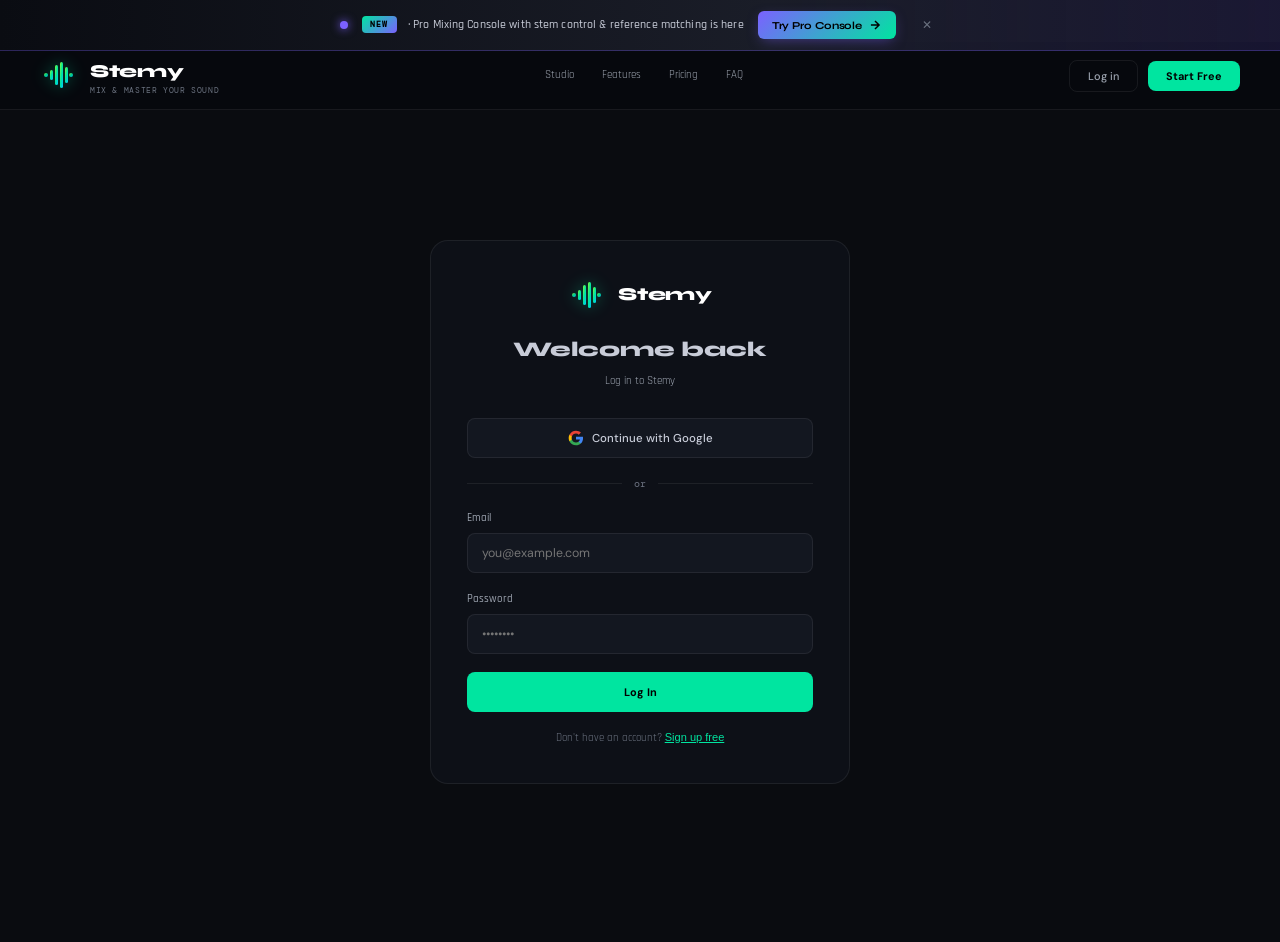
<file: pages/login.html>
<html lang="en">

<head>
  <link rel="stylesheet" href="../css/style.css">
    <meta charset="UTF-8">
    <meta name="viewport" content="width=device-width, initial-scale=1.0">
    <title>Stemy — Professional Mixing &amp; Mastering Online</title>
    <link
        href="https://fonts.googleapis.com/css2?family=Syne:wght@400;600;700;800&amp;family=DM+Mono:wght@300;400;500&amp;family=DM+Sans:ital,wght@0,300;0,400;0,500;1,300&amp;family=Orbitron:wght@700;900&amp;display=swap"
        rel="stylesheet">
    
    <link
        href="https://fonts.googleapis.com/css2?family=Share+Tech+Mono&amp;family=Rajdhani:wght@400;500;600;700&amp;family=Orbitron:wght@400;700;900&amp;display=swap"
        rel="stylesheet">
</head>

<body>

    <!-- NAV -->
    <!-- PRO PROMO BAR (fixed at top, above nav) -->
    <div class="pro-promo-bar" id="proPromoBar">
        <div class="ppb-shimmer"></div>
        <div class="ppb-content">
            <span class="ppb-pulse"></span>
            <span class="ppb-text">
                <strong>NEW</strong> · Pro Mixing Console with stem control &amp; reference matching is here
            </span>
            <button class="ppb-cta"
                onclick="showPage('mastering'); setTimeout(()=>{const t=document.querySelector('.st-tab[data-tab=\'pro\']');if(t)t.click();},150)">
                Try Pro Console
                <svg width="14" height="14" viewBox="0 0 24 24" fill="none" stroke="currentColor" stroke-width="2.5">
                    <path d="M5 12h14M12 5l7 7-7 7"></path>
                </svg>
            </button>
            <button class="ppb-close"
                onclick="document.getElementById('proPromoBar').style.display='none';document.body.classList.add('no-promo')"
                aria-label="Close">✕</button>
        </div>
    </div>

    <nav>
        <!-- ENGINEER STUDIO LOGO -->
        <div class="es-logo-svg" onclick="showPage('home')">
            <div class="es-logo-mark">
                <svg width="32" height="28" viewBox="0 0 32 28" fill="none">
                    <defs>
                        <linearGradient id="sg-footer" x1="0" y1="0" x2="1" y2="1">
                            <stop offset="0%" stop-color="#7fff3a"></stop>
                            <stop offset="50%" stop-color="#00e5a0"></stop>
                            <stop offset="100%" stop-color="#00c8ff"></stop>
                        </linearGradient>
                    </defs>
                    <circle cx="2" cy="14" r="2" fill="url(#sg-footer)" opacity="0.9"></circle>
                    <rect x="6" y="9" width="3" height="10" rx="1.5" fill="url(#sg-footer)"></rect>
                    <rect x="11" y="4" width="3" height="20" rx="1.5" fill="url(#sg-footer)"></rect>
                    <rect x="16" y="1" width="3" height="26" rx="1.5" fill="url(#sg-footer)"></rect>
                    <rect x="21" y="6" width="3" height="16" rx="1.5" fill="url(#sg-footer)"></rect>
                    <circle cx="27" cy="14" r="2" fill="url(#sg-footer)" opacity="0.9"></circle>
                </svg>
            </div>
            <div>
                <div class="es-logo-text">Stemy</div>
                <span class="es-tagline">Mix &amp; Master Your Sound</span>
            </div>
        </div>

        <ul class="nav-links" id="navLinks">
            <li><a onclick="showPage('mastering'); closeNav()">Studio</a></li>
            <li><a
                    onclick="showPage('home'); closeNav(); setTimeout(()=>document.getElementById('features').scrollIntoView({behavior:'smooth'}),100)">Features</a>
            </li>
            <li><a
                    onclick="showPage('home'); closeNav(); setTimeout(()=>document.getElementById('pricing').scrollIntoView({behavior:'smooth'}),100)">Pricing</a>
            </li>
            <li><a
                    onclick="showPage('home'); closeNav(); setTimeout(()=>document.getElementById('faq').scrollIntoView({behavior:'smooth'}),100)">FAQ</a>
            </li>
        </ul>
        <div class="nav-cta" id="navCta">
            <button class="btn btn-ghost" onclick="showPage('login')">Log in</button>
            <button class="btn btn-primary" onclick="showPage('login')">Start Free</button>
            <button class="nav-hamburger" id="navHamburger" type="button" aria-label="Toggle menu" aria-expanded="false"
                aria-controls="navLinks" onclick="toggleNav()">
                <svg class="ic-open" viewBox="0 0 24 24" fill="none" stroke="currentColor" stroke-width="2"
                    stroke-linecap="round" stroke-linejoin="round">
                    <line x1="3" y1="6" x2="21" y2="6"></line>
                    <line x1="3" y1="12" x2="21" y2="12"></line>
                    <line x1="3" y1="18" x2="21" y2="18"></line>
                </svg>
                <svg class="ic-close" viewBox="0 0 24 24" fill="none" stroke="currentColor" stroke-width="2"
                    stroke-linecap="round" stroke-linejoin="round">
                    <line x1="18" y1="6" x2="6" y2="18"></line>
                    <line x1="6" y1="6" x2="18" y2="18"></line>
                </svg>
            </button>
        </div>
    </nav>

    <div class="toast" id="toast"></div>

    <!-- ========== HOME PAGE ========== -->
    <div class="page active" id="page-home">
        <section class="hero">
            <div class="hero-glow glow-1"></div>
            <div class="hero-glow glow-2"></div>
            <svg class="hero-wave" viewBox="0 0 1200 200" preserveAspectRatio="none">
                <polyline id="heroWave" fill="none" stroke="rgba(0,229,160,0.6)" stroke-width="1.5"
                    points="0,100.43739518254907 6,102.70073322871738 12,105.40615939287038 18,108.55000812401286 24,112.11923664790551 30,116.09149094867465 36,120.43537651078833 42,125.11092887815249 48,130.07027461910604 54,135.2584690235349 60,140.61449289684998 66,146.07238724407708 72,151.56250153601135 78,157.0128286879621 84,162.35039791760664 90,167.50269532611992 96,172.39908139581001 102,176.9721746327711 108,181.15917130393257 114,184.90307260832878 120,188.1537926514833 126,190.8691232141318 132,193.01553446352676 138,194.56879437665737 144,195.51439364888577 150,195.8477671591669 156,195.57430755803975 162,194.70917113636312 168,193.27688071861672 174,191.31073480189733 180,188.85203643038633 186,185.94915925960902 192,182.65647183663995 198,179.03314422175498 204,175.14186363471975 210,171.04748776793474 216,166.81566572545938 222,162.51145719237508 228,158.1979803989402 234,153.93511871984134 240,149.7783143572356 246,145.77747552881848 252,141.97602096476783 258,138.41008236922193 264,135.10788189398622 270,132.08929768577315 276,129.36562629326903 282,126.93954625295305 288,124.80528261346518 294,122.94896760997531 300,121.34918826483532 306,119.97770746851175 312,118.80034118035576 318,117.77797087020227 324,116.86766727813082 330,116.02389906940287 336,115.19979806073367 342,114.34845143532766 348,113.42419077572076 354,112.38384783852734 360,111.18794777145831 366,109.80181191283663 372,108.19654438479662 378,106.34987934668365 384,104.24686895499487 390,101.88039570885337 396,99.25149686361354 402,96.36949287953941 408,93.25191634100798 414,89.92424233370272 420,86.41942580013745 426,82.777255805434 432,79.04354083608598 438,75.26914312994684 444,71.50888350842972 450,67.82034117348357 456,64.2625753747032 462,60.89479769062267 468,57.775024861139364 474,54.958742627863174 480,52.49761087388817 486,50.43823950734399 492,48.8210630226821 498,47.679339533529244 504,47.038297348747676 510,46.91444891984736 516,47.315088295573595 522,48.23798416090993 528,49.67127620375243 534,51.59357804010121 540,53.97428533889065 546,56.77408322333558 552,59.94564258918628 558,63.43449077099196 564,67.18003809975193 570,71.1167384163133 576,75.17535861261268 582,79.2843298344494 588,83.37115114963848 594,87.36381530520184 600,91.19222569321728 606,94.78957382844365 612,98.09364750780077 618,101.04804135286302 624,103.60324359747257 630,105.71757572500185 636,107.3579648223416 642,108.50053222727209 648,109.13098611944707 654,109.24481005157865 660,108.8472439392163 666,107.95305862356837 672,106.58612968920245 678,104.7788206550009 684,102.57118986315685 690,100.01003927319715 696,97.14782683924946 702,94.04146713145619 708,90.75104729004316 714,87.33848721897685 720,83.86617409496876 726,80.39560176103471 732,76.98604538119133 738,73.69330085898235 744,70.56851698739027 750,67.6571461362085 756,64.99803654410749 762,62.62268602827974 768,60.554673228228765 774,58.80927844531327 780,57.39330181750254 786,56.30508207686751 792,55.53471457677559 798,55.0644627493323 804,54.869352763211026 810,54.91793699648839 816,55.17320811200056 822,55.59364211018258 828,56.13434581315897 834,56.74828186973654 840,57.38754261713868 846,58.00464303120535 852,58.553802567291335 858,58.992185948782414 864,59.2810738933413 870,59.38693635766329 876,59.28238309381216 882,58.946969094406484 888,58.36783579726155 894,57.54017264851033 900,56.46748770274188 906,55.16168027746445 912,53.642913179559095 918,51.93928658193523 924,50.08632014665923 930,48.12625436456629 936,46.10718621224438 942,44.082058022134795 948,42.10752183474524 954,40.24270437745186 960,38.54790012708882 966,37.0832216111523 972,35.90723714640087 978,35.07562658005993 984,34.63988527907088 990,34.646105613583856 996,35.133863524229284 1002,36.1352354853359 1008,37.673968328961166 1014,39.76482104084919 1020,42.41309385416558 1026,45.61435583467692 1032,49.354377764372956 1038,53.60927258749993 1044,58.345841085294715 1050,63.52211589627018 1056,69.08809259958089 1062,74.98663242833426 1068,81.15451737059807 1074,87.52363503367292 1080,94.022267767646 1086,100.57645823182379 1092,107.11142189415892 1098,113.55297591711005 1104,119.82895352673644 1110,125.87057329316123 1116,131.6137337623585 1122,137.00020554884972 1128,141.9786952888209 1134,146.50575871208164 1140,150.54654345503832 1146,154.07534603004785 1152,157.07597150412016 1158,159.54188882922506 1164,161.47617930903294 1170,162.89128028106592 1176,163.80853063598542 1182,164.25752918540067 1188,164.27532102787828 1194,163.90543085714762 1200,163.19676552198126">
                </polyline>
            </svg>
            <div class="badge badge-clickable" onclick="showPage('choo')" title="Learn about Choo">
                <div class="badge-dot"></div>
                Built by Choo · 4× Platinum · Wu-Tang · 30+ Years
                <svg class="badge-arrow" width="14" height="14" viewBox="0 0 24 24" fill="none" stroke="currentColor"
                    stroke-width="2.5">
                    <path d="M7 17L17 7M7 7h10v10"></path>
                </svg>
            </div>
            <h1>Not just AI.<br><span>Mastered by a legend.</span></h1>
            <p class="hero-sub">Every other mastering site is a black box. Stemy combines AI speed with the ears, chain,
                and 30+ years of studio experience behind <strong style="color:var(--text);">4 platinum plaques with
                    Tupac</strong> and records with <strong style="color:var(--text);">Wu-Tang Clan</strong> — now in
                your browser, from $9.99/month.</p>
            <div class="hero-actions">
                <button class="btn btn-primary btn-lg"
                    onclick="document.getElementById('sample').scrollIntoView({behavior:'smooth'})">Try Free · No Card
                    Needed</button>
                <button class="btn btn-ghost btn-lg"
                    onclick="document.getElementById('pricing').scrollIntoView({behavior:'smooth'})">View
                    Pricing</button>
            </div>
            <div class="hero-stats">
                <div class="stat">
                    <div class="stat-num"
                        style="background:linear-gradient(135deg,var(--accent),var(--accent2));-webkit-background-clip:text;-webkit-text-fill-color:transparent;background-clip:text;">
                        ∞</div>
                    <div class="stat-label">Unlimited Masters</div>
                </div>
                <div class="stat">
                    <div class="stat-num">30+</div>
                    <div class="stat-label">Years in Music</div>
                </div>
                <div class="stat">
                    <div class="stat-num">150+</div>
                    <div class="stat-label">Platforms Ready</div>
                </div>
                <div class="stat">
                    <div class="stat-num"><90s</div>
                    <div class="stat-label">Avg Process Time</div>
                </div>
            </div>
        </section>

        <!-- ========== REAL CREDITS PROOF SECTION ========== -->
        
        <div class="proof-section">
            <div class="proof-head">
                <div class="section-label">Real Credits. Real Records.</div>
                <h2>Not just another AI mastering tool</h2>
                <p>Stemy's engine is built on real studio experience — including <strong style="color:var(--text);">4
                        platinum plaques with Tupac</strong> and work with Wu-Tang Clan. Here's the proof.</p>
            </div>

            <div class="proof-grid">
                <!-- Tupac plaques card -->
                <div class="proof-card">
                    <div class="proof-photo" data-photo-slot="tupac-plaques">
                        <div class="proof-photo-placeholder">
                            <div class="pic-icon">
                                <svg width="22" height="22" viewBox="0 0 24 24" fill="none" stroke="currentColor"
                                    stroke-width="2" stroke-linecap="round" stroke-linejoin="round">
                                    <rect x="3" y="3" width="18" height="18" rx="2"></rect>
                                    <circle cx="9" cy="9" r="2"></circle>
                                    <path d="m21 15-3.086-3.086a2 2 0 0 0-2.828 0L6 21"></path>
                                </svg>
                            </div>
                            <div class="pic-label">Photo Placeholder</div>
                            <div class="pic-hint">Drop: 4 platinum Tupac plaques</div>
                            <div class="pic-drop-id">[replace: data-photo-slot="tupac-plaques"]</div>
                        </div>
                    </div>
                    <div class="proof-info">
                        <div class="proof-kicker">4× Platinum · RIAA Certified</div>
                        <div class="proof-title">Tupac Shakur</div>
                        <div class="proof-desc">Four platinum plaques for contributions to Tupac's catalog — one of the
                            most certified hip-hop discographies in music history.</div>
                    </div>
                </div>

                <!-- Ghostface plaque card -->
                <div class="proof-card">
                    <div class="proof-photo" data-photo-slot="ghostface-plaque">
                        <div class="proof-photo-placeholder">
                            <div class="pic-icon">
                                <svg width="22" height="22" viewBox="0 0 24 24" fill="none" stroke="currentColor"
                                    stroke-width="2" stroke-linecap="round" stroke-linejoin="round">
                                    <rect x="3" y="3" width="18" height="18" rx="2"></rect>
                                    <circle cx="9" cy="9" r="2"></circle>
                                    <path d="m21 15-3.086-3.086a2 2 0 0 0-2.828 0L6 21"></path>
                                </svg>
                            </div>
                            <div class="pic-label">Photo Placeholder</div>
                            <div class="pic-hint">Drop: Ghostface Killah gold plaque</div>
                            <div class="pic-drop-id">[replace: data-photo-slot="ghostface-plaque"]</div>
                        </div>
                    </div>
                    <div class="proof-info">
                        <div class="proof-kicker">Gold Plaque · Wu-Tang Clan</div>
                        <div class="proof-title">Ghostface Killah</div>
                        <div class="proof-desc">Gold certification for a song I produced — proof that platinum-level
                            ears and Wu-Tang-era production chops are what drive Stemy's mastering engine.</div>
                    </div>
                </div>
            </div>
        </div>

        <div class="creds-section">
            <div class="creds-inner">
                <div class="section-label">Real Credentials</div>
                <h2 class="section-title">Built on real platinum experience</h2>
                <p class="section-sub">Stemy was built by Choo The Specialist — a producer and mastering engineer with
                    30+ years in the industry, <strong style="color:var(--accent);">4 platinum plaques with
                        Tupac</strong>, and work with Wu-Tang Clan. That's the ears and chain behind every master Stemy
                    delivers.</p>
                <a class="meet-choo-link" onclick="showPage('choo')">
                    <span>Meet the engineer · Read Choo's full story</span>
                    <svg width="14" height="14" viewBox="0 0 24 24" fill="none" stroke="currentColor"
                        stroke-width="2.5">
                        <path d="M5 12h14M12 5l7 7-7 7"></path>
                    </svg>
                </a>
                
                <!-- ALBUM COVERS CSS -->
                

                <div class="creds-grid-new">
                    <!-- TUPAC CARD -->
                    <div class="album-cred-card">
                        <div class="album-cover-wrap" style="background:#000;">
                            <img src="[data-uri]"
                                alt="2Pac - R U Still Down" style="filter:brightness(0.45) contrast(1.1);">
                            <div class="album-cover-overlay"></div>
                        </div>
                        <div class="album-cred-info">
                            <div class="album-cred-role">Beat Producer</div>
                            <div class="album-cred-artist">2Pac</div>
                            <div class="album-cred-album">R U Still Down? (Remember Me)</div>
                            <div class="album-cred-track">🎵 Track: <span>Hold On Be Strong</span></div>
                            <div class="album-cred-track">📀 <span>4x Platinum — 4M+ Copies Sold</span></div>
                            <div class="album-cred-track">📊 Peaked #2 Billboard 200</div>
                        </div>
                    </div>

                    <!-- GHOSTFACE CARD -->
                    <div class="album-cred-card">
                        <div class="album-cover-wrap">
                            <img src="[data-uri]"
                                alt="Ghostface Killah - Supreme Clientele">
                            <div class="album-cover-overlay"></div>
                        </div>
                        <div class="album-cred-info">
                            <div class="album-cred-role">Beat Producer</div>
                            <div class="album-cred-artist">Ghostface Killah</div>
                            <div class="album-cred-album">Supreme Clientele</div>
                            <div class="album-cred-track">🎵 Track: <span>Malcolm</span></div>
                            <div class="album-cred-track">🥇 <span>Gold Certified — 500K+ Copies Sold</span></div>
                            <div class="album-cred-track">📊 Peaked #7 Billboard 200</div>
                            <div class="album-cred-track">🔥 Wu-Tang Clan Member</div>
                        </div>
                    </div>
                </div>

                <!-- RECORD LABELS -->
                

                <div class="labels-section">
                    <div class="labels-title">Labels &amp; Industry Connections</div>
                    <div class="labels-row">

                        <!-- SONY -->
                        <div class="label-item">
                            <div class="label-logo">
                                <svg width="72" height="28" viewBox="0 0 72 28" fill="none">
                                    <text x="4" y="22" font-family="Arial,sans-serif" font-weight="900" font-size="22"
                                        fill="white" letter-spacing="-1">SONY</text>
                                </svg>
                            </div>
                        </div>

                        <!-- UNIVERSAL -->
                        <div class="label-item">
                            <div class="label-logo">
                                <svg width="110" height="32" viewBox="0 0 110 32" fill="none">
                                    <circle cx="16" cy="16" r="13" stroke="white" stroke-width="2" fill="none"></circle>
                                    <ellipse cx="16" cy="16" rx="7" ry="13" stroke="white" stroke-width="1.5"
                                        fill="none"></ellipse>
                                    <line x1="3" y1="16" x2="29" y2="16" stroke="white" stroke-width="1.5"></line>
                                    <text x="34" y="21" font-family="Arial,sans-serif" font-weight="700" font-size="11"
                                        fill="white" letter-spacing="0.5">UNIVERSAL</text>
                                </svg>
                            </div>
                        </div>

                        <!-- ZOMBA / JIVE -->
                        <div class="label-item">
                            <div class="label-logo">
                                <svg width="90" height="32" viewBox="0 0 90 32" fill="none">
                                    <rect x="2" y="4" width="26" height="24" rx="3" fill="none" stroke="white"
                                        stroke-width="1.5"></rect>
                                    <text x="5" y="20" font-family="Arial,sans-serif" font-weight="900" font-size="13"
                                        fill="white">ZOMBA</text>
                                    <text x="34" y="14" font-family="Arial,sans-serif" font-weight="700" font-size="9"
                                        fill="white" opacity="0.7">RECORDS</text>
                                    <text x="34" y="26" font-family="Arial,sans-serif" font-weight="700" font-size="9"
                                        fill="white" opacity="0.7">GROUP</text>
                                </svg>
                            </div>
                        </div>

                        <!-- DEF JAM -->
                        <div class="label-item">
                            <div class="label-logo">
                                <svg width="90" height="32" viewBox="0 0 90 32" fill="none">
                                    <rect x="1" y="2" width="88" height="28" rx="2" fill="none" stroke="white"
                                        stroke-width="1.5"></rect>
                                    <text x="8" y="22" font-family="Arial,sans-serif" font-weight="900" font-size="17"
                                        fill="white" letter-spacing="1">DEF JAM</text>
                                </svg>
                            </div>
                        </div>

                        <!-- INTERSCOPE -->
                        <div class="label-item">
                            <div class="label-logo">
                                <svg width="110" height="28" viewBox="0 0 110 28" fill="none">
                                    <text x="2" y="20" font-family="Arial,sans-serif" font-weight="700" font-size="13"
                                        fill="white" letter-spacing="1">INTERSCOPE</text>
                                </svg>
                            </div>
                        </div>

                        <!-- JIVE -->
                        <div class="label-item">
                            <div class="label-logo">
                                <svg width="70" height="32" viewBox="0 0 70 32" fill="none">
                                    <rect x="1" y="2" width="68" height="28" rx="2" fill="none" stroke="white"
                                        stroke-width="1.5"></rect>
                                    <text x="10" y="22" font-family="Arial,sans-serif" font-weight="900" font-size="18"
                                        fill="white" letter-spacing="2">JIVE</text>
                                </svg>
                            </div>
                        </div>

                    </div>
                </div>

                <!-- BOTTOM CRED STATS -->
                <div class="creds-bottom-row">
                    <div class="cred-card">
                        <div class="cred-icon">🥇</div>
                        <div class="cred-title">Platinum &amp; Gold Records</div>
                        <div class="cred-desc">Multiple platinum and gold records on the wall from decades of work in
                            the industry</div>
                    </div>
                    <div class="cred-card">
                        <div class="cred-icon">🎚️</div>
                        <div class="cred-title">30+ Years in the Industry</div>
                        <div class="cred-desc">Three decades as a platinum music producer and mastering engineer — from
                            the streets to major labels</div>
                    </div>
                </div>
            </div>
        </div>

        <div
            style="background:var(--surface);border-top:1px solid var(--border);border-bottom:1px solid var(--border);">
            <div class="section">
                <div class="section-label">How it works</div>
                <h2 class="section-title">From upload to <span style="color:var(--accent);">radio-ready</span><br>in
                    under 90 seconds</h2>
                <div class="steps-grid">
                    <div class="step-item">
                        <div class="step-num">01</div>
                        <div class="step-title">Upload Your Mix or Stems</div>
                        <div class="step-desc">Drop a full mix or individual stems. WAV, AIFF, FLAC, or MP3 up to 100MB.
                        </div>
                    </div>
                    <div class="step-item">
                        <div class="step-num">02</div>
                        <div class="step-title">Mix Your Stems</div>
                        <div class="step-desc">Adjust vocals, drums, bass and instruments individually with EQ,
                            compression, reverb and auto-tune.</div>
                    </div>
                    <div class="step-item">
                        <div class="step-num">03</div>
                        <div class="step-title">AI Masters It</div>
                        <div class="step-desc">Our engine processes with precision EQ, compression, limiting, and
                            loudness targeting.</div>
                    </div>
                    <div class="step-item">
                        <div class="step-num">04</div>
                        <div class="step-title">Download &amp; Release</div>
                        <div class="step-desc"><strong style="color:var(--accent);">Radio ready</strong> + streaming
                            ready · 24-bit WAV master for Spotify, Apple Music, FM/AM radio, YouTube, and 150+
                            platforms.</div>
                    </div>
                </div>
            </div>
        </div>

        <!-- ========== WHY SWITCH FROM LANDR / eMASTERED ========== -->
        
        <div class="switch-wrap" id="compare">
            <div class="switch-head">
                <div class="section-label" style="text-align:center;">The Real Difference</div>
                <h2>Why artists are switching from LANDR &amp; eMastered</h2>
                <p class="sub">Algorithms can't replace ears. Here's how Stemy stacks up.</p>
            </div>

            <div class="switch-grid">

                <!-- LANDR -->
                <div class="switch-col">
                    <div class="switch-logo">LANDR</div>
                    <div class="switch-price">From $12/mo (Pro: $49/mo)</div>
                    <div class="switch-feat partial">AI-only mastering (no human)</div>
                    <div class="switch-feat no">No stem mixing console</div>
                    <div class="switch-feat partial">Generic presets across all genres</div>
                    <div class="switch-feat partial">Bundled with distribution/samples</div>
                    <div class="switch-feat no">No platinum-producer chain</div>
                    <div class="switch-quote">"Fine for demos. Not great for releases."</div>
                </div>

                <!-- STEMY (middle, highlighted) -->
                <div class="switch-col stemy">
                    <div class="switch-logo">Stemy</div>
                    <div class="switch-price">$9.99/mo · Pro $24.99/mo</div>
                    <div class="switch-feat yes"><strong>Built by Choo</strong> — Tupac, Wu-Tang credits</div>
                    <div class="switch-feat yes"><strong>Full SSL-style mixing console</strong> in browser</div>
                    <div class="switch-feat yes">7 genre-specific chains (trap, R&amp;B, rock, etc.)</div>
                    <div class="switch-feat yes">Free preview — hear it before you pay</div>
                    <div class="switch-feat yes">Streaming-ready: −1 dBTP, industry standard</div>
                    <div class="switch-quote" style="color:var(--accent);">"The only browser tool with a real producer's
                        ears behind it."</div>
                </div>

                <!-- eMASTERED -->
                <div class="switch-col">
                    <div class="switch-logo">eMastered</div>
                    <div class="switch-price">From $19.99/mo (Unlimited: $49/mo)</div>
                    <div class="switch-feat partial">AI-only mastering</div>
                    <div class="switch-feat no">No stem mixing console</div>
                    <div class="switch-feat partial">Reference-track matching</div>
                    <div class="switch-feat no">Per-track fees on cheaper plans</div>
                    <div class="switch-feat no">No producer-led mastering workflow</div>
                    <div class="switch-quote">"Cleaner than LANDR. Still no real control."</div>
                </div>

            </div>
        </div>

        <div id="features">
            <div class="section">
                <div class="section-label">Why Stemy</div>
                <h2 class="section-title">Mix &amp; Master Your Sound.<br>Your way.</h2>
                <p class="section-sub">Audio Mastering: final polish on your finished song. Stem Mastering: advanced
                    polish with control over vocals, drums, bass, and instruments separately.</p>
                <div class="features-grid">
                    <div class="feature-card">
                        <div class="feature-icon">🎛️</div>
                        <div class="feature-title">Stem Mixing Console</div>
                        <div class="feature-desc">Upload stems — vocals, drums, bass, instruments — and mix them with a
                            full SSL-style console before mastering.</div>
                    </div>
                    <div class="feature-card">
                        <div class="feature-icon">🎵</div>
                        <div class="feature-title">Auto-Tune &amp; Vocal FX</div>
                        <div class="feature-desc">Real-time pitch correction on any vocal stem. Choose your key and
                            scale for a polished pro vocal sound.</div>
                    </div>
                    <div class="feature-card">
                        <div class="feature-icon">🌊</div>
                        <div class="feature-title">Reverb &amp; Delay</div>
                        <div class="feature-desc">Studio-quality reverb and delay effects with room size, decay, and
                            wet/dry controls.</div>
                    </div>
                    <div class="feature-card">
                        <div class="feature-icon">⚡</div>
                        <div class="feature-title">Compressor &amp; EQ</div>
                        <div class="feature-desc">Per-channel dynamics and frequency control with visual EQ curve
                            display.</div>
                    </div>
                    <div class="feature-card">
                        <div class="feature-icon">📊</div>
                        <div class="feature-title">Vintage VU Meters</div>
                        <div class="feature-desc">Real-time needle VU meters and LED bar meters for every channel—just
                            like a real console.</div>
                    </div>
                    <div class="feature-card">
                        <div class="feature-icon">💾</div>
                        <div class="feature-title">Save Mix Presets</div>
                        <div class="feature-desc">Save your complete channel settings, effects chains, and mastering
                            style as reusable presets.</div>
                    </div>
                </div>
            </div>
        </div>

        <!-- ========== BEFORE / AFTER SAMPLE SECTION (upload + genre presets) ========== -->
        

        <!-- Risk-reversal strip above A/B demo -->
        
        <div class="risk-strip">
            <span><span class="check">✓</span>Free to try</span>
            <span class="dot"></span>
            <span><span class="check">✓</span>No credit card</span>
            <span class="dot"></span>
            <span><span class="check">✓</span>No signup</span>
            <span class="dot"></span>
            <span><span class="check">✓</span>Hear it in 30 seconds</span>
        </div>

        <div class="section ab-sample-wrap" id="sample">
            <div class="section-label" style="text-align:center;">Try it yourself</div>
            <h2 class="section-title" style="text-align:center;">Hear your own track, mastered</h2>
            <p class="section-sub" style="text-align:center;max-width:620px;margin:0 auto;">
                Upload any audio file, pick your style, and hear the first 30 seconds mastered to industry standards —
                <strong style="color:var(--accent);">−1 dBTP ceiling, streaming-ready loudness</strong>. Toggle A/B. No
                signup.
            </p>

            <section class="ab-panel" data-state="upload" data-playing="false"
                aria-label="Upload a track to hear before and after">

                <!-- STATE 1: upload -->
                <div class="ab-drop" data-role="drop" tabindex="0" role="button"
                    aria-label="Choose an audio file to upload">
                    <div class="ab-drop-icon">
                        <svg width="28" height="28" viewBox="0 0 24 24" fill="none" stroke="currentColor"
                            stroke-width="2" stroke-linecap="round" stroke-linejoin="round">
                            <path d="M12 3v12"></path>
                            <path d="m7 8 5-5 5 5"></path>
                            <path d="M3 17v2a2 2 0 0 0 2 2h14a2 2 0 0 0 2-2v-2"></path>
                        </svg>
                    </div>
                    <div>
                        <div class="ab-drop-title">Drop your track or <strong>click to upload</strong></div>
                        <div class="ab-drop-meta" style="margin-top:6px;">MP3 · WAV · FLAC · AAC · M4A · Max 20 MB</div>
                    </div>
                    <div class="ab-drop-error" data-role="error" hidden=""></div>
                    <input type="file" accept=".mp3,.wav,.flac,.aac,.m4a,.aiff,.aif" hidden="" data-role="file-input">
                </div>

                <!-- STATE 2: processing -->
                <div class="ab-processing" data-role="processing" hidden="">
                    <div class="ab-spinner" aria-hidden="true"></div>
                    <div class="ab-processing-label" data-role="processing-label">Decoding your track…</div>
                </div>

                <!-- STATE 3: player -->
                <div class="ab-player" data-role="player" hidden="">
                    <header class="ab-head">
                        <div class="ab-chip">Stemy Preview · 30-sec Demo</div>
                        <div class="ab-track">
                            <div class="ab-track-info">
                                <div class="ab-track-title" data-role="filename">your-track.wav</div>
                                <div class="ab-track-meta" data-role="fileinfo">00:30 · 44.1 kHz</div>
                            </div>
                            <button class="ab-reset" data-role="reset" type="button"
                                aria-label="Upload a different track" title="Upload a different track">
                                <svg width="14" height="14" viewBox="0 0 24 24" fill="none" stroke="currentColor"
                                    stroke-width="2" stroke-linecap="round" stroke-linejoin="round">
                                    <line x1="18" y1="6" x2="6" y2="18"></line>
                                    <line x1="6" y1="6" x2="18" y2="18"></line>
                                </svg>
                            </button>
                        </div>
                    </header>

                    <!-- Smart auto-tune indicator (shown after upload) -->
                    <div class="smart-tune-strip" data-role="smart-tune" hidden="">
                        <div class="st-pulse-dot" aria-hidden="true"></div>
                        <div class="st-text">
                            <strong>Smart Auto-Tune Active</strong>
                            <span class="st-detail" data-role="smart-tune-detail">Analyzing your track…</span>
                        </div>
                        <div class="st-badge"
                            title="Stemy auto-tunes the chain to YOUR specific track. Generic AI mastering tools don't.">
                            <svg width="12" height="12" viewBox="0 0 24 24" fill="none" stroke="currentColor"
                                stroke-width="2.5" stroke-linecap="round" stroke-linejoin="round">
                                <path
                                    d="m12 3 1.91 5.86a2 2 0 0 0 1.27 1.27L21 12l-5.82 1.87a2 2 0 0 0-1.27 1.27L12 21l-1.91-5.86a2 2 0 0 0-1.27-1.27L3 12l5.82-1.87a2 2 0 0 0 1.27-1.27L12 3z">
                                </path>
                            </svg>
                            <span>vs LANDR</span>
                        </div>
                    </div>

                    <!-- Genre selector -->
                    <div class="ab-genre-row" role="group" aria-label="Mastering style">
                        <span class="ab-genre-label">STYLE</span>
                        <button class="ab-genre-btn" data-genre="pop" aria-pressed="true" type="button"><span
                                class="led"></span>Pop</button>
                        <button class="ab-genre-btn" data-genre="hiphop" aria-pressed="false" type="button"><span
                                class="led"></span>Hip-Hop</button>
                        <button class="ab-genre-btn" data-genre="rnb" aria-pressed="false" type="button"><span
                                class="led"></span>R&amp;B</button>
                        <button class="ab-genre-btn" data-genre="rock" aria-pressed="false" type="button"><span
                                class="led"></span>Rock</button>
                        <button class="ab-genre-btn" data-genre="electronic" aria-pressed="false" type="button"><span
                                class="led"></span>Electronic</button>
                        <button class="ab-genre-btn" data-genre="acoustic" aria-pressed="false" type="button"><span
                                class="led"></span>Acoustic</button>
                        <button class="ab-genre-btn" data-genre="country" aria-pressed="false" type="button"><span
                                class="led"></span>Country</button>
                    </div>

                    <div class="ab-body">
                        <button class="ab-play" data-role="play" data-playing="false" aria-label="Play or pause"
                            type="button">
                            <svg class="ic-play" viewBox="0 0 24 24" aria-hidden="true">
                                <path d="M8 5v14l11-7z"></path>
                            </svg>
                            <svg class="ic-pause" viewBox="0 0 24 24" aria-hidden="true">
                                <path d="M6 5h4v14H6zM14 5h4v14h-4z"></path>
                            </svg>
                        </button>

                        <div class="ab-readout">
                            <div class="ab-timerow">
                                <span><span class="now" data-role="now">0:00</span> / <span
                                        data-role="total">0:30</span></span>
                                <span class="ab-ch-tag" data-role="channel-tag" data-ch="a">A · BEFORE</span>
                            </div>
                            <div class="ab-crossfade" data-role="meter" role="slider"
                                aria-label="Seek and A/B indicator" aria-valuemin="0" aria-valuemax="100"
                                aria-valuenow="0" tabindex="0">
                                <div class="ab-cf-row" data-side="a" data-active="true">
                                    <span class="ab-cf-label">A</span>
                                    <div class="ab-cf-track">
                                        <div class="ab-cf-wave"></div>
                                        <div class="ab-cf-fill" data-role="meter-fill-a"></div>
                                        <div class="ab-cf-dot" aria-hidden="true"></div>
                                    </div>
                                </div>
                                <div class="ab-cf-row" data-side="b" data-active="false">
                                    <span class="ab-cf-label">B</span>
                                    <div class="ab-cf-track">
                                        <div class="ab-cf-wave"></div>
                                        <div class="ab-cf-fill" data-role="meter-fill-b"></div>
                                        <div class="ab-cf-dot" aria-hidden="true"></div>
                                    </div>
                                </div>
                            </div>
                        </div>

                        <div class="ab-toggle" role="group" aria-label="Select source">
                            <button class="ab-btn" data-ch="a" aria-pressed="true" type="button"><span
                                    class="led"></span><span class="big">A</span><span
                                    class="small">BEFORE</span></button>
                            <button class="ab-btn" data-ch="b" aria-pressed="false" type="button"><span
                                    class="led"></span><span class="big">B</span><span
                                    class="small">AFTER</span></button>
                        </div>
                    </div>

                    <!-- Stereo analog VU meters -->
                    <div class="ab-vu" aria-label="Stereo VU meters">
                        <div class="ab-vu-row">
                            <!-- LEFT meter -->
                            <div class="ab-vu-unit">
                                <span class="ab-vu-over" data-role="vu-over-l" data-lit="false"
                                    aria-hidden="true"></span>
                                <svg class="ab-vu-svg" viewBox="0 0 220 160" preserveAspectRatio="xMidYMid meet"
                                    xmlns="http://www.w3.org/2000/svg" aria-hidden="true">
                                    <defs>
                                        <radialGradient id="vuGlowL" cx="50%" cy="92%" r="78%">
                                            <stop offset="0%" stop-color="#fff7e0" stop-opacity="0.9"></stop>
                                            <stop offset="50%" stop-color="#ffd98a" stop-opacity="0.25"></stop>
                                            <stop offset="100%" stop-color="#ffb560" stop-opacity="0"></stop>
                                        </radialGradient>
                                        <linearGradient id="vuNeedleGradL" x1="0" y1="0" x2="0" y2="1">
                                            <stop offset="0%" stop-color="#0a0806"></stop>
                                            <stop offset="100%" stop-color="#1a1510"></stop>
                                        </linearGradient>
                                    </defs>

                                    <ellipse cx="110" cy="140" rx="95" ry="75" fill="url(#vuGlowL)"></ellipse>

                                    <!-- Main scale arc from -50deg (x=47.2, y=87.3) to 0deg (x=110, y=58) -->
                                    <path d="M 47.2,87.3 A 82,82 0 0,1 110,58" stroke="#1a0f05" stroke-width="1.2"
                                        fill="none"></path>
                                    <!-- Red zone arc from 0deg (110,58) to +30deg (151,69) -->
                                    <path d="M 110,58 A 82,82 0 0,1 151,69" stroke="#c41020" stroke-width="1.8"
                                        fill="none"></path>

                                    <!-- Black range number labels (mathematically positioned on r=72 arc) -->
                                    <g font-family="'DM Mono', monospace" font-size="8" font-weight="600" fill="#1a0f05"
                                        text-anchor="middle" dominant-baseline="middle">
                                        <text x="54.8" y="93.7">20</text>
                                        <text x="68.7" y="81.0">10</text>
                                        <text x="77.3" y="75.9">7</text>
                                        <text x="85.4" y="72.3">5</text>
                                        <text x="95.0" y="69.6">3</text>
                                        <text x="100.0" y="68.7">2</text>
                                        <text x="105.0" y="68.2">1</text>
                                        <text x="110.0" y="68.0">0</text>
                                    </g>
                                    <!-- Red zone number labels -->
                                    <g font-family="'DM Mono', monospace" font-size="7.5" font-weight="700"
                                        fill="#c41020" text-anchor="middle" dominant-baseline="middle">
                                        <text x="122.5" y="69.1">+1</text>
                                        <text x="134.6" y="72.3">+2</text>
                                        <text x="146.0" y="77.6">+3</text>
                                    </g>

                                    <!-- Tick marks (short lines pointing radially out from pivot) -->
                                    <g stroke="#1a0f05" stroke-width="1.0" fill="none">
                                        <!-- Short black ticks at -20,-10,-5,-3,0 -->
                                        <!-- For each tick: inner point at r=78, outer point at r=84 -->
                                        <!-- -50deg: (47.2,87.3) inner, (42.6,83.9) outer -->
                                        <line x1="48.8" y1="87.0" x2="44.7" y2="84.0"></line>
                                        <line x1="62.8" y1="75.0" x2="59.4" y2="71.6"></line>
                                        <line x1="79.9" y1="65.0" x2="77.4" y2="60.9"></line>
                                        <line x1="96.9" y1="59.1" x2="95.4" y2="54.6"></line>
                                        <line x1="110.0" y1="58.0" x2="110.0" y2="54.0"></line>
                                    </g>
                                    <g stroke="#c41020" stroke-width="1.2" fill="none">
                                        <line x1="123.9" y1="59.0" x2="125.4" y2="55.0"></line>
                                        <line x1="137.4" y1="61.1" x2="140.1" y2="57.6"></line>
                                        <line x1="151.0" y1="69.0" x2="154.0" y2="66.3"></line>
                                    </g>

                                    <!-- VU label in center -->
                                    <text x="110" y="108" font-family="'DM Mono', monospace" font-size="12"
                                        font-weight="700" fill="#1a0f05" text-anchor="middle"
                                        letter-spacing="1">VU</text>

                                    <!-- STEMY brand -->
                                    <text x="110" y="128" font-family="'Syne', sans-serif" font-size="8"
                                        font-weight="700" fill="#4a2e14" text-anchor="middle" letter-spacing="2"
                                        opacity="0.7">STEMY</text>

                                    <!-- Needle: pivot at (110,140), length ~82 up to y=58 -->
                                    <g data-role="vu-needle-l" transform="rotate(-50 110 140)">
                                        <line x1="110" y1="140" x2="110" y2="60" stroke="rgba(0,0,0,0.2)"
                                            stroke-width="2" stroke-linecap="round" transform="translate(1.5,1.5)">
                                        </line>
                                        <line x1="110" y1="140" x2="110" y2="60" stroke="url(#vuNeedleGradL)"
                                            stroke-width="1.6" stroke-linecap="round"></line>
                                        <line x1="110" y1="140" x2="110" y2="151" stroke="#c41020" stroke-width="2.4"
                                            stroke-linecap="round"></line>
                                    </g>

                                    <!-- Pivot cap -->
                                    <circle cx="110" cy="140" r="6" fill="#0a0806" stroke="#1a1208" stroke-width="0.8">
                                    </circle>
                                    <circle cx="110" cy="140" r="2.8" fill="#3a2a18"></circle>
                                    <circle cx="109.2" cy="139.2" r="0.9" fill="#9a7a50"></circle>
                                </svg>
                                <div class="ab-vu-label">LEFT</div>
                            </div>

                            <!-- RIGHT meter -->
                            <div class="ab-vu-unit">
                                <span class="ab-vu-over" data-role="vu-over-r" data-lit="false"
                                    aria-hidden="true"></span>
                                <svg class="ab-vu-svg" viewBox="0 0 220 160" preserveAspectRatio="xMidYMid meet"
                                    xmlns="http://www.w3.org/2000/svg" aria-hidden="true">
                                    <defs>
                                        <radialGradient id="vuGlowR" cx="50%" cy="92%" r="78%">
                                            <stop offset="0%" stop-color="#fff7e0" stop-opacity="0.9"></stop>
                                            <stop offset="50%" stop-color="#ffd98a" stop-opacity="0.25"></stop>
                                            <stop offset="100%" stop-color="#ffb560" stop-opacity="0"></stop>
                                        </radialGradient>
                                        <linearGradient id="vuNeedleGradR" x1="0" y1="0" x2="0" y2="1">
                                            <stop offset="0%" stop-color="#0a0806"></stop>
                                            <stop offset="100%" stop-color="#1a1510"></stop>
                                        </linearGradient>
                                    </defs>

                                    <ellipse cx="110" cy="140" rx="95" ry="75" fill="url(#vuGlowR)"></ellipse>

                                    <!-- Main scale arc from -50deg (x=47.2, y=87.3) to 0deg (x=110, y=58) -->
                                    <path d="M 47.2,87.3 A 82,82 0 0,1 110,58" stroke="#1a0f05" stroke-width="1.2"
                                        fill="none"></path>
                                    <!-- Red zone arc from 0deg (110,58) to +30deg (151,69) -->
                                    <path d="M 110,58 A 82,82 0 0,1 151,69" stroke="#c41020" stroke-width="1.8"
                                        fill="none"></path>

                                    <!-- Black range number labels (mathematically positioned on r=72 arc) -->
                                    <g font-family="'DM Mono', monospace" font-size="8" font-weight="600" fill="#1a0f05"
                                        text-anchor="middle" dominant-baseline="middle">
                                        <text x="54.8" y="93.7">20</text>
                                        <text x="68.7" y="81.0">10</text>
                                        <text x="77.3" y="75.9">7</text>
                                        <text x="85.4" y="72.3">5</text>
                                        <text x="95.0" y="69.6">3</text>
                                        <text x="100.0" y="68.7">2</text>
                                        <text x="105.0" y="68.2">1</text>
                                        <text x="110.0" y="68.0">0</text>
                                    </g>
                                    <!-- Red zone number labels -->
                                    <g font-family="'DM Mono', monospace" font-size="7.5" font-weight="700"
                                        fill="#c41020" text-anchor="middle" dominant-baseline="middle">
                                        <text x="122.5" y="69.1">+1</text>
                                        <text x="134.6" y="72.3">+2</text>
                                        <text x="146.0" y="77.6">+3</text>
                                    </g>

                                    <!-- Tick marks (short lines pointing radially out from pivot) -->
                                    <g stroke="#1a0f05" stroke-width="1.0" fill="none">
                                        <!-- Short black ticks at -20,-10,-5,-3,0 -->
                                        <!-- For each tick: inner point at r=78, outer point at r=84 -->
                                        <!-- -50deg: (47.2,87.3) inner, (42.6,83.9) outer -->
                                        <line x1="48.8" y1="87.0" x2="44.7" y2="84.0"></line>
                                        <line x1="62.8" y1="75.0" x2="59.4" y2="71.6"></line>
                                        <line x1="79.9" y1="65.0" x2="77.4" y2="60.9"></line>
                                        <line x1="96.9" y1="59.1" x2="95.4" y2="54.6"></line>
                                        <line x1="110.0" y1="58.0" x2="110.0" y2="54.0"></line>
                                    </g>
                                    <g stroke="#c41020" stroke-width="1.2" fill="none">
                                        <line x1="123.9" y1="59.0" x2="125.4" y2="55.0"></line>
                                        <line x1="137.4" y1="61.1" x2="140.1" y2="57.6"></line>
                                        <line x1="151.0" y1="69.0" x2="154.0" y2="66.3"></line>
                                    </g>

                                    <!-- VU label in center -->
                                    <text x="110" y="108" font-family="'DM Mono', monospace" font-size="12"
                                        font-weight="700" fill="#1a0f05" text-anchor="middle"
                                        letter-spacing="1">VU</text>

                                    <!-- STEMY brand -->
                                    <text x="110" y="128" font-family="'Syne', sans-serif" font-size="8"
                                        font-weight="700" fill="#4a2e14" text-anchor="middle" letter-spacing="2"
                                        opacity="0.7">STEMY</text>

                                    <!-- Needle: pivot at (110,140), length ~82 up to y=58 -->
                                    <g data-role="vu-needle-r" transform="rotate(-50 110 140)">
                                        <line x1="110" y1="140" x2="110" y2="60" stroke="rgba(0,0,0,0.2)"
                                            stroke-width="2" stroke-linecap="round" transform="translate(1.5,1.5)">
                                        </line>
                                        <line x1="110" y1="140" x2="110" y2="60" stroke="url(#vuNeedleGradR)"
                                            stroke-width="1.6" stroke-linecap="round"></line>
                                        <line x1="110" y1="140" x2="110" y2="151" stroke="#c41020" stroke-width="2.4"
                                            stroke-linecap="round"></line>
                                    </g>

                                    <!-- Pivot cap -->
                                    <circle cx="110" cy="140" r="6" fill="#0a0806" stroke="#1a1208" stroke-width="0.8">
                                    </circle>
                                    <circle cx="110" cy="140" r="2.8" fill="#3a2a18"></circle>
                                    <circle cx="109.2" cy="139.2" r="0.9" fill="#9a7a50"></circle>
                                </svg>
                                <div class="ab-vu-label">RIGHT</div>
                            </div>
                        </div>

                        <div class="ab-vu-bottom">
                            <span>Integrated Loudness · 300ms VU</span>
                            <div class="ab-vu-readout">
                                <span class="val" data-role="loud-num" data-zone="normal">—</span>
                                <span class="unit">LUFS</span>
                            </div>
                            <span class="ab-vu-verdict" data-role="loud-verdict" data-verdict="idle">—</span>
                        </div>
                    </div>
                    <div class="ab-hint">
                        <span>Your upload · live browser preview</span>
                        <span><kbd>SPACE</kbd> play · <kbd>A</kbd>/<kbd>B</kbd> switch</span>
                    </div>
                </div>
            </section>

            <div class="ab-upsell" data-role="upsell" hidden="">
                <div class="ab-upsell-text">
                    <strong>Like what you hear?</strong> This is just a browser preview — the full Stemy master (tuned
                    by Choo, no presets) sounds even better.
                    <small>Get unlimited masters, stem mastering, and the full SSL console starting at
                        $9.99/month.</small>
                </div>
                <button class="btn btn-primary"
                    onclick="document.getElementById('pricing').scrollIntoView({behavior:'smooth'})">See Plans
                    →</button>
            </div>
        </div>

        

        <!-- ========== PRO CONSOLE TEASER ========== -->
        <div class="hpc-section"
            onclick="showPage('mastering'); setTimeout(()=>{const t=document.querySelector('.st-tab[data-tab=\'pro\']');if(t)t.click();},200)">
            <div class="hpc-bg-glow"></div>
            <div class="hpc-container">
                <div class="hpc-header">
                    <div class="hpc-label">$24.99 PRO · NEW</div>
                    <h2 class="hpc-title">Real Hardware Feel.<br><span>Now in your browser.</span></h2>
                    <p class="hpc-sub">Vintage SSL-style mixing console with stem control, reference matching, and
                        per-channel EQ. Built for producers who want full control.</p>
                </div>

                <!-- MINI CONSOLE -->
                <div class="hpc-console">
                    <!-- VU Bridge -->
                    <div class="hpc-vu-bridge">
                        <div class="hpc-vu-side">
                            <div class="hpc-vu-brand">STEMY</div>
                            <div class="hpc-vu-model">SSL-9000</div>
                            <div class="hpc-vu-light"></div>
                        </div>
                        <div class="hpc-vu-meters" id="hpcVuMeters">
                            <div class="hpc-vu-unit">
                                <div class="hpc-vu-body">
                                    <div class="hpc-vu-glass">
                                        <div class="hpc-vu-scale"><span>-20</span><span>-10</span><span>0</span><span
                                                class="red">+3</span></div>
                                        <div class="hpc-vu-arc">
                                            <div class="hpc-vu-needle"
                                                style="transform: translateX(-50%) rotate(-37.5785deg);"></div>
                                            <div class="hpc-vu-pivot"></div>
                                        </div>
                                    </div>
                                </div>
                                <div class="hpc-vu-name">DRUMS</div>
                            </div>

                            <div class="hpc-vu-unit">
                                <div class="hpc-vu-body">
                                    <div class="hpc-vu-glass">
                                        <div class="hpc-vu-scale"><span>-20</span><span>-10</span><span>0</span><span
                                                class="red">+3</span></div>
                                        <div class="hpc-vu-arc">
                                            <div class="hpc-vu-needle"
                                                style="transform: translateX(-50%) rotate(-9.8876deg);"></div>
                                            <div class="hpc-vu-pivot"></div>
                                        </div>
                                    </div>
                                </div>
                                <div class="hpc-vu-name">BASS</div>
                            </div>

                            <div class="hpc-vu-unit">
                                <div class="hpc-vu-body">
                                    <div class="hpc-vu-glass">
                                        <div class="hpc-vu-scale"><span>-20</span><span>-10</span><span>0</span><span
                                                class="red">+3</span></div>
                                        <div class="hpc-vu-arc">
                                            <div class="hpc-vu-needle"
                                                style="transform: translateX(-50%) rotate(-30.4365deg);"></div>
                                            <div class="hpc-vu-pivot"></div>
                                        </div>
                                    </div>
                                </div>
                                <div class="hpc-vu-name">VOCALS</div>
                            </div>

                            <div class="hpc-vu-unit">
                                <div class="hpc-vu-body">
                                    <div class="hpc-vu-glass">
                                        <div class="hpc-vu-scale"><span>-20</span><span>-10</span><span>0</span><span
                                                class="red">+3</span></div>
                                        <div class="hpc-vu-arc">
                                            <div class="hpc-vu-needle"
                                                style="transform: translateX(-50%) rotate(-32.7761deg);"></div>
                                            <div class="hpc-vu-pivot"></div>
                                        </div>
                                    </div>
                                </div>
                                <div class="hpc-vu-name">KEYS</div>
                            </div>

                            <div class="hpc-vu-unit">
                                <div class="hpc-vu-body">
                                    <div class="hpc-vu-glass">
                                        <div class="hpc-vu-scale"><span>-20</span><span>-10</span><span>0</span><span
                                                class="red">+3</span></div>
                                        <div class="hpc-vu-arc">
                                            <div class="hpc-vu-needle"
                                                style="transform: translateX(-50%) rotate(-30.0155deg);"></div>
                                            <div class="hpc-vu-pivot"></div>
                                        </div>
                                    </div>
                                </div>
                                <div class="hpc-vu-name">GUITAR</div>
                            </div>

                            <div class="hpc-vu-unit">
                                <div class="hpc-vu-body">
                                    <div class="hpc-vu-glass">
                                        <div class="hpc-vu-scale"><span>-20</span><span>-10</span><span>0</span><span
                                                class="red">+3</span></div>
                                        <div class="hpc-vu-arc">
                                            <div class="hpc-vu-needle"
                                                style="transform: translateX(-50%) rotate(-30.3781deg);"></div>
                                            <div class="hpc-vu-pivot"></div>
                                        </div>
                                    </div>
                                </div>
                                <div class="hpc-vu-name">FX</div>
                            </div>
                        </div>
                        <div class="hpc-vu-side right">
                            <div class="hpc-pwr"><span class="hpc-pwr-led on"></span><span>PWR</span></div>
                            <div class="hpc-pwr"><span class="hpc-pwr-led on"></span><span>+48V</span></div>
                        </div>
                    </div>

                    <!-- Status strip -->
                    <div class="hpc-top">
                        <div class="hpc-leds">
                            <span class="hpc-led on"></span><span class="hpc-led on"></span><span
                                class="hpc-led"></span>
                        </div>
                        <div class="hpc-disp">
                            <div class="hpc-disp-name">stem-session-01.wav</div>
                            <div class="hpc-disp-meta">6 stems · 128 BPM · Am · Engaged</div>
                        </div>
                        <div class="hpc-meta">
                            <div class="hpc-meta-item"><span>BPM</span><strong>128</strong></div>
                            <div class="hpc-meta-item"><span>SR</span><strong>44.1k</strong></div>
                        </div>
                    </div>

                    <!-- Channel strips (compact, 4 visible) -->
                    <div class="hpc-strips" id="hpcStrips">
                        <div class="hpc-strip">
                            <div class="hpc-strip-name hpc-c-drums">Drums</div>
                            <div class="hpc-strip-section">
                                <div class="hpc-section-lbl">EQ</div>
                                <div class="hpc-knob-row">
                                    <div class="hpc-knob"></div>
                                    <div class="hpc-knob"></div>
                                    <div class="hpc-knob"></div>
                                </div>
                            </div>
                            <div class="hpc-strip-section">
                                <div class="hpc-section-lbl">DYN</div>
                                <div class="hpc-knob-row">
                                    <div class="hpc-knob"></div>
                                    <div class="hpc-knob"></div>
                                </div>
                            </div>
                            <div class="hpc-fader-area">
                                <div class="hpc-mini-meter">
                                    <div class="hpc-mini-meter-fill" style="height: 68.5252%;"></div>
                                </div>
                                <div class="hpc-fader-rail">
                                    <div class="hpc-fader-cap" style="bottom:40%;"></div>
                                </div>
                            </div>
                        </div>

                        <div class="hpc-strip">
                            <div class="hpc-strip-name hpc-c-bass">Bass</div>
                            <div class="hpc-strip-section">
                                <div class="hpc-section-lbl">EQ</div>
                                <div class="hpc-knob-row">
                                    <div class="hpc-knob"></div>
                                    <div class="hpc-knob"></div>
                                    <div class="hpc-knob"></div>
                                </div>
                            </div>
                            <div class="hpc-strip-section">
                                <div class="hpc-section-lbl">DYN</div>
                                <div class="hpc-knob-row">
                                    <div class="hpc-knob"></div>
                                    <div class="hpc-knob"></div>
                                </div>
                            </div>
                            <div class="hpc-fader-area">
                                <div class="hpc-mini-meter">
                                    <div class="hpc-mini-meter-fill" style="height: 34.5683%;"></div>
                                </div>
                                <div class="hpc-fader-rail">
                                    <div class="hpc-fader-cap" style="bottom:50%;"></div>
                                </div>
                            </div>
                        </div>

                        <div class="hpc-strip">
                            <div class="hpc-strip-name hpc-c-vocals">Vocals</div>
                            <div class="hpc-strip-section">
                                <div class="hpc-section-lbl">EQ</div>
                                <div class="hpc-knob-row">
                                    <div class="hpc-knob"></div>
                                    <div class="hpc-knob"></div>
                                    <div class="hpc-knob"></div>
                                </div>
                            </div>
                            <div class="hpc-strip-section">
                                <div class="hpc-section-lbl">DYN</div>
                                <div class="hpc-knob-row">
                                    <div class="hpc-knob"></div>
                                    <div class="hpc-knob"></div>
                                </div>
                            </div>
                            <div class="hpc-fader-area">
                                <div class="hpc-mini-meter">
                                    <div class="hpc-mini-meter-fill" style="height: 51.836%;"></div>
                                </div>
                                <div class="hpc-fader-rail">
                                    <div class="hpc-fader-cap" style="bottom:60%;"></div>
                                </div>
                            </div>
                        </div>

                        <div class="hpc-strip">
                            <div class="hpc-strip-name hpc-c-fx">FX</div>
                            <div class="hpc-strip-section">
                                <div class="hpc-section-lbl">EQ</div>
                                <div class="hpc-knob-row">
                                    <div class="hpc-knob"></div>
                                    <div class="hpc-knob"></div>
                                    <div class="hpc-knob"></div>
                                </div>
                            </div>
                            <div class="hpc-strip-section">
                                <div class="hpc-section-lbl">DYN</div>
                                <div class="hpc-knob-row">
                                    <div class="hpc-knob"></div>
                                    <div class="hpc-knob"></div>
                                </div>
                            </div>
                            <div class="hpc-fader-area">
                                <div class="hpc-mini-meter">
                                    <div class="hpc-mini-meter-fill" style="height: 44.476%;"></div>
                                </div>
                                <div class="hpc-fader-rail">
                                    <div class="hpc-fader-cap" style="bottom:70%;"></div>
                                </div>
                            </div>
                        </div>
                    </div>
                </div>

                <div class="hpc-features">
                    <span class="hpc-feat">✓ 6-channel stem mastering</span>
                    <span class="hpc-feat">✓ Reference matching</span>
                    <span class="hpc-feat">✓ SSL-style hardware feel</span>
                    <span class="hpc-feat">✓ Per-stem EQ &amp; dynamics</span>
                </div>

                <button class="hpc-cta"
                    onclick="event.stopPropagation();showPage('mastering'); setTimeout(()=>{const t=document.querySelector('.st-tab[data-tab=\'pro\']');if(t)t.click();},200)">
                    Try the Pro Console
                    <svg width="16" height="16" viewBox="0 0 24 24" fill="none" stroke="currentColor"
                        stroke-width="2.5">
                        <path d="M5 12h14M12 5l7 7-7 7"></path>
                    </svg>
                </button>
            </div>
        </div>

        

        

        <div style="background:var(--surface);border-top:1px solid var(--border);" id="pricing">
            <div class="section">
                <div class="section-label" style="text-align:center;">Pricing</div>
                <h2 class="section-title" style="text-align:center;">Simple, fair pricing</h2>

                <!-- BILLING TOGGLE -->
                

                <div class="billing-toggle-wrap" style="margin-top:24px;">
                    <span class="billing-label active" id="monthlyLabel">Monthly</span>
                    <div class="toggle-switch" id="billingToggle" onclick="toggleBilling()">
                        <div class="toggle-knob"></div>
                    </div>
                    <span class="billing-label" id="yearlyLabel">Yearly</span>
                    <span class="save-badge">Save up to 45%</span>
                </div>
                <p style="text-align:center;font-size:0.95rem;color:var(--muted);font-family:'DM Mono',monospace;margin-bottom:0;"
                    id="billingNote">Billed monthly · Cancel anytime</p>

                
                <p class="section-sub" style="text-align:center;margin:0 auto 0;">Competitive with LANDR and eMastered.
                    No hidden fees. Cancel anytime.</p>
                <!-- Update grid to 2 columns -->
                
                <div class="pricing-grid-2">

                    <!-- BASIC -->
                    <div class="price-card">
                        <div class="unlimited-badge"><span class="ub-pulse"></span>UNLIMITED</div>
                        <div class="plan-name">Basic</div>
                        <div class="plan-price"><span id="price-basic">$9.99</span><span id="period-basic">/month</span>
                        </div>
                        <div class="plan-desc" id="desc-basic">Quick mastering for finished tracks — no mixing knowledge
                            needed</div>
                        <ul class="plan-features">
                            <li class="plan-feature"><span class="check">✓</span><strong
                                    style="color:var(--text);">Unlimited two-track (stereo) mastering</strong></li>
                            <li class="plan-feature"><span class="check">✓</span>All 7 genre presets (Pop, Hip-Hop,
                                R&amp;B, Rock, Electronic, Country, Acoustic)</li>
                            <li class="plan-feature"><span class="check">✓</span>WAV &amp; MP3 downloads (−1 dBTP
                                streaming-ready)</li>
                            <li class="plan-feature"><span class="check">✓</span>Metadata embedding (artwork + tags)
                            </li>
                            <li class="plan-feature"><span style="color:var(--muted)">✗</span><span
                                    style="color:var(--muted)">Stem mixing console</span></li>
                            <li class="plan-feature"><span style="color:var(--muted)">✗</span><span
                                    style="color:var(--muted)">Individual stem control (vocals, drums, etc.)</span></li>
                            <li class="plan-feature"><span style="color:var(--muted)">✗</span><span
                                    style="color:var(--muted)">Priority processing queue</span></li>
                        </ul>
                        <button class="btn-plan" onclick="openPayment('Basic','$9.99/month')">Get Basic</button>
                        <div
                            style="margin-top:10px;text-align:center;font-family:'DM Mono',monospace;font-size:0.65rem;color:var(--muted);letter-spacing:0.1em;">
                            Have stems? <a
                                onclick="document.querySelector('.price-card.featured').scrollIntoView({behavior:'smooth',block:'center'})"
                                style="color:var(--accent);cursor:pointer;text-decoration:underline;">Upgrade to Pro
                                →</a>
                        </div>
                    </div>

                    <!-- PRO / PREMIER -->
                    <div class="price-card featured">
                        <div class="unlimited-badge pro"><span class="ub-pulse"></span>UNLIMITED</div>
                        <div class="price-popular">Serious Artists</div>
                        <div class="plan-name">Pro</div>
                        <div class="plan-price"><span id="price-pro">$24.99</span><span id="period-pro">/month</span>
                        </div>
                        <div class="plan-desc" id="desc-pro">For artists releasing music weekly — full stem control +
                            studio-grade tools</div>
                        <ul class="plan-features">
                            <li class="plan-feature"><span class="check">✓</span><strong
                                    style="color:var(--text)">Everything in Basic</strong></li>
                            <li class="plan-feature"><span class="check">✓</span><strong
                                    style="color:var(--accent)">Full SSL-style mixing console</strong> (unlimited stems)
                            </li>
                            <li class="plan-feature"><span class="check">✓</span><strong
                                    style="color:var(--text);">Individual stem mastering</strong> (vocals, drums, bass,
                                etc.)</li>
                            <li class="plan-feature"><span class="check">✓</span>Per-stem EQ, compression, reverb,
                                auto-tune + all FX</li>
                            <li class="plan-feature"><span class="check">✓</span>Unlimited reference mastering</li>
                            <li class="plan-feature"><span class="check">✓</span><strong
                                    style="color:var(--text);">Priority processing</strong> (faster turnaround)</li>
                            <li class="plan-feature"><span class="check">✓</span>Optional "Mastered by Choo" credit on
                                your release</li>
                            <li class="plan-feature"><span class="check">✓</span>Platform-optimized exports (Spotify,
                                Apple, YouTube targets)</li>
                        </ul>
                        <button class="btn-plan" onclick="openPayment('Pro','$24.99/month')">Get Pro</button>
                    </div>

                </div>

                <!-- WHY STEMY BEATS COMPETITION -->
                <div
                    style="text-align:center;margin-top:24px;padding:16px 24px;background:rgba(0,229,160,0.05);border:1px solid rgba(0,229,160,0.15);border-radius:12px;max-width:720px;margin-left:auto;margin-right:auto;">
                    <div
                        style="font-family:'DM Mono',monospace;font-size:0.68rem;color:var(--accent);text-transform:uppercase;letter-spacing:0.1em;margin-bottom:8px;">
                        💰 Why Stemy beats the competition</div>
                    <div style="font-size:0.85rem;color:var(--muted2);line-height:1.8;">
                        eMastered charges <strong style="color:var(--text)">$19.99/month</strong>. LANDR Pro runs
                        <strong style="color:var(--text)">$49/month</strong>.<br>
                        Basic gives you unlimited mastering for just <strong
                            style="color:var(--accent)">$9.99/month</strong> — and Pro unlocks the full SSL mixing
                        console at <strong style="color:var(--accent)">$24.99/month</strong>.<br>
                        Backed by a real platinum music producer. <span style="color:var(--accent);font-weight:600;">No
                            hidden fees. Cancel anytime.</span>
                    </div>
                </div>

            </div>
        </div>

        <div class="section">
            <div class="section-label">Testimonials</div>
            <h2 class="section-title">Trusted by creators worldwide</h2>
            <div class="testi-grid">
                <div class="testi-card">
                    <div class="stars">★★★★★</div>
                    <p class="testi-text">"Stemy is a game changer. I uploaded my stems, dialed in my mix, and got back
                        a master that sounds like it came out of a major studio. This is the real deal."</p>
                    <div class="testi-author">
                        <div class="author-av" style="background:linear-gradient(135deg,#ff6b6b,#ee5a24);">JR</div>
                        <div>
                            <div class="author-name">Jordan R.</div>
                            <div class="author-role">Producer · Atlanta</div>
                        </div>
                    </div>
                </div>
                <div class="testi-card">
                    <div class="stars">★★★★★</div>
                    <p class="testi-text">"I was nervous uploading my stems but Stemy made it so easy. The stem
                        mastering gave me control over my vocals that I never had before. My mix came back sounding
                        incredible."</p>
                    <div class="testi-author">
                        <div class="author-av" style="background:linear-gradient(135deg,#7b61ff,#00b4d8);">SK</div>
                        <div>
                            <div class="author-name">Sofia K.</div>
                            <div class="author-role">Singer-Songwriter · NYC</div>
                        </div>
                    </div>
                </div>
                <div class="testi-card">
                    <div class="stars">★★★★★</div>
                    <p class="testi-text">"Basic Mastering was perfect for my singles, but when I tried Stem Mastering
                        it was a whole different level. The control you get is exactly what serious artists need."</p>
                    <div class="testi-author">
                        <div class="author-av" style="background:linear-gradient(135deg,#00e5a0,#0070f3);">DM</div>
                        <div>
                            <div class="author-name">Darius M.</div>
                            <div class="author-role">A&amp;R · Indie Label · London</div>
                        </div>
                    </div>
                </div>
            </div>
        </div>

        <!-- ========== FAQ SECTION ========== -->
        
        <div class="section faq-wrap" id="faq">
            <div class="section-label">FAQ</div>
            <h2 class="section-title" style="text-align:center;">Questions, answered</h2>
            <p class="section-sub" style="text-align:center;max-width:560px;margin:0 auto;">Everything you need to know
                before you upload your first track.</p>

            <div class="faq-list">

                <details class="faq-item">
                    <summary>
                        <span>What's the difference between regular mastering and stem mastering?</span>
                        <span class="faq-icon" aria-hidden="true"></span>
                    </summary>
                    <div class="faq-body">
                        <strong>Regular (two-track) mastering</strong> polishes a finished stereo mixdown — one file in,
                        one mastered file out. It fixes overall tone and loudness but can't touch individual elements.
                        This is what the <strong>Basic plan</strong> does, and it's all most artists ever need.<br><br>
                        <strong>Stem mastering</strong> lets you upload separate groups (drums, bass, vocals,
                        instruments, FX) so the master can treat each one independently — tighten the low end, lift the
                        vocal, widen the drums — then glue everything together. It's how major-label records get that
                        finished, three-dimensional sound. Stem mastering is <strong>Pro-only</strong>, accessed through
                        the full SSL-style mixing console.
                    </div>
                </details>

                <details class="faq-item">
                    <summary>
                        <span>How does Stemy compare to eMastered and LANDR?</span>
                        <span class="faq-icon" aria-hidden="true"></span>
                    </summary>
                    <div class="faq-body">
                        eMastered is <strong>$19.99/month</strong> and LANDR Pro is <strong>$49/month</strong> — both
                        auto-mastering only. Stemy's Basic plan is <strong>$9.99/month</strong> for unlimited mastering,
                        and Pro is <strong>$24.99/month</strong> with full stem mastering and an SSL-style mixing
                        console. You get tighter control and lower cost, backed by a platinum producer rather than a
                        black-box algorithm.
                    </div>
                </details>

                <details class="faq-item">
                    <summary>
                        <span>How long does it take to get my master back?</span>
                        <span class="faq-icon" aria-hidden="true"></span>
                    </summary>
                    <div class="faq-body">
                        Most masters are ready in <strong>under 90 seconds</strong>. Upload your file, pick a style, and
                        the finished master lands in your dashboard before your coffee's done. Pro users get
                        <strong>priority processing</strong> that jumps the queue at peak times, so you're never
                        waiting. You'll also get an email the moment it's ready to download.
                    </div>
                </details>

                <details class="faq-item">
                    <summary>
                        <span>What file formats can I upload and download?</span>
                        <span class="faq-icon" aria-hidden="true"></span>
                    </summary>
                    <div class="faq-body">
                        <strong>Upload:</strong> WAV, AIFF, or FLAC at 16-bit or 24-bit, any sample rate from 44.1 kHz
                        up. MP3 uploads work too but lossless sources always sound better.<br><br>
                        <strong>Download:</strong> WAV (CD-ready and streaming-ready versions) plus a 320 kbps MP3 for
                        quick sharing. Pro includes platform-specific targets (Spotify, Apple Music, YouTube, Tidal,
                        SoundCloud).
                    </div>
                </details>

                <details class="faq-item">
                    <summary>
                        <span>How should I prep my stems before uploading?</span>
                        <span class="faq-icon" aria-hidden="true"></span>
                    </summary>
                    <div class="faq-body">
                        Export each stem with all its processing baked in (EQ, compression, effects), keep peaks around
                        <strong>−6 dBFS</strong> so there's headroom to work with, and make sure every stem starts at
                        bar one — same length, same start — so they line up when dropped in. No need to normalize. A
                        short guide with templates for Logic, Ableton, FL Studio, and Pro Tools is in your dashboard
                        after signup.
                    </div>
                </details>

                <details class="faq-item">
                    <summary>
                        <span>Can I cancel anytime?</span>
                        <span class="faq-icon" aria-hidden="true"></span>
                    </summary>
                    <div class="faq-body">
                        Yes — cancel from your account settings in two clicks. No fees, no phone calls, no "retention
                        specialist." Monthly plans end at your next billing date; yearly plans run until the end of the
                        term. Anything you've already mastered is yours to keep forever.
                    </div>
                </details>

                <details class="faq-item">
                    <summary>
                        <span>Do you own my music after I upload it?</span>
                        <span class="faq-icon" aria-hidden="true"></span>
                    </summary>
                    <div class="faq-body">
                        <strong>No. You own 100% of your music.</strong> Uploading gives us permission to process it for
                        mastering and nothing else. We don't claim rights, we don't use it for training, and we don't
                        share it with third parties. Files are encrypted in transit and at rest, and you can delete them
                        from your dashboard whenever you want.
                    </div>
                </details>

                <details class="faq-item">
                    <summary>
                        <span>Who actually masters my track?</span>
                        <span class="faq-icon" aria-hidden="true"></span>
                    </summary>
                    <div class="faq-body">
                        Stemy is built around the ears and gear chain of <strong>Choo The Specialist</strong> — a
                        platinum-certified producer with 30+ years in the game. The processing chain mirrors how Choo
                        masters records in the studio, so you're not getting a generic AI preset, you're getting a
                        signature sound. Pro users can optionally add a "Mastered by Choo" credit.
                    </div>
                </details>

                <details class="faq-item">
                    <summary>
                        <span>What if I'm not happy with the master?</span>
                        <span class="faq-icon" aria-hidden="true"></span>
                    </summary>
                    <div class="faq-body">
                        You get <strong>free revisions</strong> — tell us what you want changed (more bottom, less
                        bright, louder for streaming, whatever) and we'll re-run it. If it's still not hitting, we'll
                        refund your track. We'd rather you sound great than stay subscribed out of frustration.
                    </div>
                </details>

            </div>

            <div class="faq-cta">
                Still have a question? <a href="mailto:hello@stemy.app">Email us</a> and we usually get back within a
                few hours.
            </div>
        </div>

        <section class="cta-section">
            <h2>Ready to sound<br><span
                    style="background:linear-gradient(135deg,var(--accent),#00b4ff);-webkit-background-clip:text;-webkit-text-fill-color:transparent;background-clip:text;">release-ready?</span>
            </h2>
            <p>You heard the preview — now get the full Stemy master, tuned by Choo with priority processing and stem
                control.</p>
            <button class="btn btn-primary btn-lg"
                onclick="document.getElementById('pricing').scrollIntoView({behavior:'smooth'})"
                style="position:relative;">See Plans &amp; Start Mastering</button>
        </section>

        <footer>
            <div class="footer-inner">
                <div class="footer-top">
                    <div class="footer-brand">
                        <div class="es-logo-svg" onclick="showPage('home')">
                            <div class="es-logo-mark" style="width:28px;height:28px;">
                                <svg width="32" height="28" viewBox="0 0 32 28" fill="none">
                                    <defs>
                                        <linearGradient id="sg-footer" x1="0" y1="0" x2="1" y2="1">
                                            <stop offset="0%" stop-color="#7fff3a"></stop>
                                            <stop offset="50%" stop-color="#00e5a0"></stop>
                                            <stop offset="100%" stop-color="#00c8ff"></stop>
                                        </linearGradient>
                                    </defs>
                                    <circle cx="2" cy="14" r="2" fill="url(#sg-footer)" opacity="0.9"></circle>
                                    <rect x="6" y="9" width="3" height="10" rx="1.5" fill="url(#sg-footer)"></rect>
                                    <rect x="11" y="4" width="3" height="20" rx="1.5" fill="url(#sg-footer)"></rect>
                                    <rect x="16" y="1" width="3" height="26" rx="1.5" fill="url(#sg-footer)"></rect>
                                    <rect x="21" y="6" width="3" height="16" rx="1.5" fill="url(#sg-footer)"></rect>
                                    <circle cx="27" cy="14" r="2" fill="url(#sg-footer)" opacity="0.9"></circle>
                                </svg>
                            </div>
                            <div class="es-logo-text" style="font-size:1rem;">Stemy</div>
                        </div>
                        <p>Professional Mixing &amp; Mastering Online. Mix &amp; Master Your Sound Your Sound — built by
                            a platinum music producer with 30+ years in the game.</p>
                    </div>
                    <div class="footer-col">
                        <h4>Product</h4>
                        <ul>
                            <li><a onclick="showPage('mastering')">Online Mastering</a></li>
                            <li><a onclick="showPage('mastering')">Stem Mixer</a></li>
                            <li><a>Distribution</a></li>
                            <li><a>Mastering API</a></li>
                            <li><a
                                    onclick="document.getElementById('pricing').scrollIntoView({behavior:'smooth'})">Pricing</a>
                            </li>
                        </ul>
                    </div>
                    <div class="footer-col">
                        <h4>Resources</h4>
                        <ul>
                            <li><a
                                    onclick="showPage('home'); setTimeout(()=>document.getElementById('faq').scrollIntoView({behavior:'smooth'}),100)">FAQ</a>
                            </li>
                            <li><a>What is Mastering?</a></li>
                            <li><a>Loudness Guide</a></li>
                            <li><a>Platform Targets</a></li>
                            <li><a>Blog</a></li>
                            <li><a>Help Center</a></li>
                        </ul>
                    </div>
                    <div class="footer-col">
                        <h4>Company</h4>
                        <ul>
                            <li><a onclick="showPage('choo')">About Choo</a></li>
                            <li><a>Press</a></li>
                            <li><a>Privacy</a></li>
                            <li><a>Terms</a></li>
                            <li><a onclick="showPage('login')">Login</a></li>
                        </ul>
                    </div>
                </div>
                <div class="footer-bottom">
                    <span>© 2026 Stemy by Choo The Specialist. All rights reserved.</span>
                    <span style="font-family:'DM Mono',monospace;">Mix &amp; Master Your Sound Your Sound 🎵</span>
                </div>
            </div>
        </footer>
    </div>

    <!-- ========== LOGIN PAGE ========== -->
    <div class="page" id="page-login">
        <div class="auth-wrap">
            <div class="auth-card">
                <div id="loginForm">
                    <div style="text-align:center;margin-bottom:20px;">
                        <div class="es-logo-svg" style="justify-content:center;">
                            <div class="es-logo-mark">
                                <svg width="36" height="28" viewBox="0 0 32 28" fill="none">
                                    <defs>
                                        <linearGradient id="sg-login" x1="0" y1="0" x2="1" y2="1">
                                            <stop offset="0%" stop-color="#7fff3a"></stop>
                                            <stop offset="50%" stop-color="#00e5a0"></stop>
                                            <stop offset="100%" stop-color="#00c8ff"></stop>
                                        </linearGradient>
                                    </defs>
                                    <circle cx="2" cy="14" r="2" fill="url(#sg-login)" opacity="0.9"></circle>
                                    <rect x="6" y="9" width="3" height="10" rx="1.5" fill="url(#sg-login)"></rect>
                                    <rect x="11" y="4" width="3" height="20" rx="1.5" fill="url(#sg-login)"></rect>
                                    <rect x="16" y="1" width="3" height="26" rx="1.5" fill="url(#sg-login)"></rect>
                                    <rect x="21" y="6" width="3" height="16" rx="1.5" fill="url(#sg-login)"></rect>
                                    <circle cx="27" cy="14" r="2" fill="url(#sg-login)" opacity="0.9"></circle>
                                </svg>
                            </div>
                            <div class="es-logo-text">Stemy</div>
                        </div>
                    </div>
                    <div class="auth-title">Welcome back</div>
                    <p class="auth-sub">Log in to Stemy</p>
                    <button class="btn-google" onclick="doLogin(true)"><svg width="16" height="16" viewBox="0 0 24 24">
                            <path fill="#4285F4"
                                d="M22.56 12.25c0-.78-.07-1.53-.2-2.25H12v4.26h5.92c-.26 1.37-1.04 2.53-2.21 3.31v2.77h3.57c2.08-1.92 3.28-4.74 3.28-8.09z">
                            </path>
                            <path fill="#34A853"
                                d="M12 23c2.97 0 5.46-.98 7.28-2.66l-3.57-2.77c-.98.66-2.23 1.06-3.71 1.06-2.86 0-5.29-1.93-6.16-4.53H2.18v2.84C3.99 20.53 7.7 23 12 23z">
                            </path>
                            <path fill="#FBBC05"
                                d="M5.84 14.09c-.22-.66-.35-1.36-.35-2.09s.13-1.43.35-2.09V7.07H2.18C1.43 8.55 1 10.22 1 12s.43 3.45 1.18 4.93l3.66-2.84z">
                            </path>
                            <path fill="#EA4335"
                                d="M12 5.38c1.62 0 3.06.56 4.21 1.64l3.15-3.15C17.45 2.09 14.97 1 12 1 7.7 1 3.99 3.47 2.18 7.07l3.66 2.84c.87-2.6 3.3-4.53 6.16-4.53z">
                            </path>
                        </svg>Continue with Google</button>
                    <div class="social-divider"><span>or</span></div>
                    <div class="form-group"><label>Email</label><input type="email" placeholder="you@example.com"></div>
                    <div class="form-group"><label>Password</label><input type="password" placeholder="••••••••"></div>
                    <button class="btn btn-primary btn-wide" onclick="doLogin(false)">Log In</button>
                    <div class="auth-switch">Don't have an account? <button onclick="toggleAuth('signup')">Sign up
                            free</button></div>
                </div>
                <div id="signupForm" style="display:none;">
                    <div class="auth-title">Create account</div>
                    <p class="auth-sub">First master is free — no card needed</p>
                    <button class="btn-google" onclick="doLogin(true)"><svg width="16" height="16" viewBox="0 0 24 24">
                            <path fill="#4285F4"
                                d="M22.56 12.25c0-.78-.07-1.53-.2-2.25H12v4.26h5.92c-.26 1.37-1.04 2.53-2.21 3.31v2.77h3.57c2.08-1.92 3.28-4.74 3.28-8.09z">
                            </path>
                            <path fill="#34A853"
                                d="M12 23c2.97 0 5.46-.98 7.28-2.66l-3.57-2.77c-.98.66-2.23 1.06-3.71 1.06-2.86 0-5.29-1.93-6.16-4.53H2.18v2.84C3.99 20.53 7.7 23 12 23z">
                            </path>
                            <path fill="#FBBC05"
                                d="M5.84 14.09c-.22-.66-.35-1.36-.35-2.09s.13-1.43.35-2.09V7.07H2.18C1.43 8.55 1 10.22 1 12s.43 3.45 1.18 4.93l3.66-2.84z">
                            </path>
                            <path fill="#EA4335"
                                d="M12 5.38c1.62 0 3.06.56 4.21 1.64l3.15-3.15C17.45 2.09 14.97 1 12 1 7.7 1 3.99 3.47 2.18 7.07l3.66 2.84c.87-2.6 3.3-4.53 6.16-4.53z">
                            </path>
                        </svg>Continue with Google</button>
                    <div class="social-divider"><span>or</span></div>
                    <div class="settings-row">
                        <div class="form-group"><label>First Name</label><input type="text" placeholder="First name"></div>
                        <div class="form-group"><label>Last Name</label><input type="text" placeholder="Last name"></div>
                    </div>
                    <div class="form-group"><label>Email</label><input type="email" placeholder="you@example.com"></div>
                    <div class="form-group"><label>Password</label><input type="password"
                            placeholder="Create a password"></div>
                    <button class="btn btn-primary btn-wide" onclick="doSignup()">Create Free Account</button>
                    <div class="auth-switch">Already have an account? <button onclick="toggleAuth('login')">Log
                            in</button></div>
                </div>
            </div>
        </div>
    </div>

    <!-- ========== PROFILE PAGE ========== -->
    <div class="page" id="page-profile">
        <div class="profile-wrap">
            <div class="profile-header">
                <h2>My Account</h2>
                <p>Manage your profile, subscription, presets, and download history</p>
            </div>
            <div class="profile-grid-layout">
                <div class="profile-sidebar">
                    <div class="profile-avatar-wrap">
                        <div class="profile-avatar">🎧</div>
                        <div class="profile-username" id="profUserName"></div>
                        <div class="profile-email" id="profUserEmail"></div>
                        <div class="profile-plan" id="profUserPlan">—</div>
                    </div>
                    <ul class="sidebar-menu">
                        <li><button class="active" onclick="showProfSection('subscription',this)">📋
                                Subscription</button></li>
                        <li><button onclick="showProfSection('history',this)">⬇️ Download History</button></li>
                        <li><button onclick="showProfSection('presets',this)">🎛️ Saved Presets</button></li>
                        <li><button onclick="showProfSection('settings',this)">⚙️ Account Settings</button></li>
                        <li><button onclick="logOut()" style="color:var(--warn);">🚪 Log Out</button></li>
                    </ul>
                </div>
                <div class="profile-main">
                    <div class="prof-section active" id="prof-subscription">
                        <h3>Subscription</h3>
                        <div class="sub-card">
                            <div class="sub-top">
                                <div class="sub-name">—</div>
                                <div class="sub-badge">Active</div>
                            </div>
                            <div class="sub-details">
                                <div class="sub-detail">
                                    <div class="sub-detail-label">Monthly Price</div>
                                    <div class="sub-detail-val">$9.00 / month</div>
                                </div>
                                <div class="sub-detail">
                                    <div class="sub-detail-label">Next Billing</div>
                                    <div class="sub-detail-val">May 14, 2026</div>
                                </div>
                                <div class="sub-detail">
                                    <div class="sub-detail-label">Masters Used</div>
                                    <div class="sub-detail-val">Unlimited ✓</div>
                                </div>
                                <div class="sub-detail">
                                    <div class="sub-detail-label">Member Since</div>
                                    <div class="sub-detail-val">April 2026</div>
                                </div>
                            </div>
                            <div style="display:flex;gap:10px;">
                                <button class="btn btn-ghost" onclick="openPayment('Label','$29/month')">Upgrade to
                                    Label</button>
                                <button type="button" class="btn btn-ghost" style="color:var(--warn)" onclick="openBillingPortal()">Cancel Plan</button>
                            </div>
                        </div>
                    </div>
                    <div class="prof-section" id="prof-history">
                        <h3>Download History</h3>
                        <table class="history-table">
                            <thead>
                                <tr>
                                    <th>Track</th>
                                    <th>Genre</th>
                                    <th>Date</th>
                                    <th>Format</th>
                                    <th></th>
                                </tr>
                            </thead>
                            <tbody>
                                <tr>
                                    <td>Summer Vibes.wav</td>
                                    <td>Hip-Hop</td>
                                    <td>Apr 12, 2026</td>
                                    <td>WAV 24-bit</td>
                                    <td><button class="dl-btn">↓ Download</button></td>
                                </tr>
                                <tr>
                                    <td>Night Drive.wav</td>
                                    <td>Electronic</td>
                                    <td>Apr 10, 2026</td>
                                    <td>WAV 24-bit</td>
                                    <td><button class="dl-btn">↓ Download</button></td>
                                </tr>
                                <tr>
                                    <td>Loose Ends.mp3</td>
                                    <td>R&amp;B</td>
                                    <td>Apr 8, 2026</td>
                                    <td>MP3 320k</td>
                                    <td><button class="dl-btn">↓ Download</button></td>
                                </tr>
                                <tr>
                                    <td>Demo Mix v3.wav</td>
                                    <td>Pop</td>
                                    <td>Apr 5, 2026</td>
                                    <td>WAV 24-bit</td>
                                    <td><button class="dl-btn">↓ Download</button></td>
                                </tr>
                            </tbody>
                        </table>
                    </div>
                    <div class="prof-section" id="prof-presets">
                        <h3>Saved Presets</h3>
                        <div class="preset-list" id="savedPresetsList">
                            <div class="preset-item">
                                <div>
                                    <div class="preset-info-name">My Hip-Hop Master</div>
                                    <div class="preset-info-meta">Genre: Hip-Hop · -14 LUFS · Standard</div>
                                </div>
                                <div class="preset-actions"><button class="preset-btn preset-load"
                                        onclick="showToast('Preset loaded!')">Load</button><button
                                        class="preset-btn preset-delete"
                                        onclick="this.closest('.preset-item').remove();showToast('Deleted')">Delete</button>
                                </div>
                            </div>
                            <div class="preset-item">
                                <div>
                                    <div class="preset-info-name">Club Banger</div>
                                    <div class="preset-info-meta">Genre: Electronic · -8 LUFS · Loud</div>
                                </div>
                                <div class="preset-actions"><button class="preset-btn preset-load"
                                        onclick="showToast('Preset loaded!')">Load</button><button
                                        class="preset-btn preset-delete"
                                        onclick="this.closest('.preset-item').remove();showToast('Deleted')">Delete</button>
                                </div>
                            </div>
                        </div>
                    </div>
                    <div class="prof-section" id="prof-settings">
                        <h3>Account Settings</h3>
                        <div style="display:flex;flex-direction:column;gap:14px;">
                            <div class="settings-row">
                                <div class="form-group"><label>First Name</label><input type="text" value=""
                                        style="background:var(--surface2);border:1px solid var(--border);border-radius:8px;padding:10px 12px;width:100%;color:var(--text);font-family:'DM Sans',sans-serif;">
                                </div>
                                <div class="form-group"><label>Last Name</label><input type="text" value=""
                                        style="background:var(--surface2);border:1px solid var(--border);border-radius:8px;padding:10px 12px;width:100%;color:var(--text);font-family:'DM Sans',sans-serif;">
                                </div>
                            </div>
                            <div class="form-group"><label>Email</label><input type="email" value=""
                                    style="background:var(--surface2);border:1px solid var(--border);border-radius:8px;padding:10px 12px;width:100%;color:var(--text);font-family:'DM Sans',sans-serif;">
                            </div>
                            <button class="btn btn-primary" style="width:fit-content;padding:10px 24px;"
                                onclick="saveProfileSettings()">Save Changes</button>
                        </div>
                    </div>
                </div>
            </div>
        </div>
    </div>

    <!-- ========== STUDIO PAGE (simple flow) ========== -->
    <!-- ========== ABOUT CHOO PAGE ========== -->
    <div class="page" id="page-choo">
        <div class="choo-wrap">

            <!-- HERO -->
            <section class="choo-hero">
                <div class="choo-hero-bg">
                    <div class="choo-hero-grain"></div>
                    <div class="choo-hero-glow"></div>
                </div>
                <div class="choo-hero-content">
                    <div class="choo-hero-badges">
                        <div class="choo-pill"><span class="choo-pill-dot"></span>The Specialist</div>
                    </div>
                    <h1 class="choo-name">Choo<span class="choo-name-sub">The Specialist</span></h1>
                    <p class="choo-tagline">30+ years behind the boards. 4 platinum plaques. The ears, chain, and
                        instinct that shaped iconic records — now powering every Stemy master.</p>
                    <div class="choo-hero-stats">
                        <div class="choo-stat">
                            <div class="choo-stat-num">4×</div>
                            <div class="choo-stat-lbl">Platinum Plaques</div>
                        </div>
                        <div class="choo-stat">
                            <div class="choo-stat-num">30+</div>
                            <div class="choo-stat-lbl">Years in the Game</div>
                        </div>
                        <div class="choo-stat">
                            <div class="choo-stat-num">500+</div>
                            <div class="choo-stat-lbl">Records Worked</div>
                        </div>
                        <div class="choo-stat">
                            <div class="choo-stat-num">∞</div>
                            <div class="choo-stat-lbl">Tracks via Stemy</div>
                        </div>
                    </div>
                </div>
            </section>

            <!-- THE STORY -->
            <section class="choo-section">
                <div class="choo-section-label">The Story</div>
                <h2 class="choo-section-title">From the studio<br>to your browser.</h2>
                <div class="choo-story-grid">
                    <div class="choo-story-text">
                        <p class="choo-lead">Choo started with a 4-track and a dream — and ended up in rooms with
                            <strong>Tupac</strong>, <strong>Wu-Tang Clan</strong>, and the architects of modern hip-hop.
                        </p>
                        <p>For three decades, Choo's sat behind SSL boards in legendary studios — chasing the
                            <em>feel</em> that turns a song into a record. The punch in the kick. The air around the
                            vocal. The glue that makes everything sound like one thing.</p>
                        <p>That's not something AI learned. That's earned ears. <strong>Stemy is that knowledge, built
                                into a tool you can actually use.</strong></p>
                        <div class="choo-quote">
                            <div class="choo-quote-mark">"</div>
                            <p>I built Stemy because I want producers to <strong>hear</strong> what 30 years of studio
                                sounds like — without paying $300 for one master.</p>
                            <div class="choo-quote-attr">— Choo</div>
                        </div>
                    </div>
                    <div class="choo-portrait">
                        <div class="choo-portrait-frame">
                            <div class="choo-portrait-shape">
                                <svg viewBox="0 0 240 280" xmlns="http://www.w3.org/2000/svg" aria-hidden="true">
                                    <defs>
                                        <linearGradient id="chooGrad" x1="0" y1="0" x2="0" y2="1">
                                            <stop offset="0%" stop-color="#0d1017"></stop>
                                            <stop offset="100%" stop-color="#1a1d28"></stop>
                                        </linearGradient>
                                        <radialGradient id="chooGlow" cx="50%" cy="40%" r="50%">
                                            <stop offset="0%" stop-color="rgba(0,229,160,0.25)"></stop>
                                            <stop offset="100%" stop-color="rgba(0,229,160,0)"></stop>
                                        </radialGradient>
                                    </defs>
                                    <rect width="240" height="280" fill="url(#chooGrad)" rx="14"></rect>
                                    <ellipse cx="120" cy="120" rx="120" ry="100" fill="url(#chooGlow)"></ellipse>
                                    <circle cx="120" cy="105" r="42" fill="none" stroke="rgba(0,229,160,0.3)"
                                        stroke-width="2"></circle>
                                    <circle cx="120" cy="105" r="42" fill="rgba(0,0,0,0.4)"></circle>
                                    <text x="120" y="115" text-anchor="middle" fill="rgba(0,229,160,0.6)"
                                        font-family="Syne,sans-serif" font-weight="800" font-size="36"
                                        letter-spacing="0.05em">C</text>
                                    <path
                                        d="M 70 160 Q 120 140 170 160 L 170 220 Q 170 240 150 240 L 90 240 Q 70 240 70 220 Z"
                                        fill="rgba(0,229,160,0.15)" stroke="rgba(0,229,160,0.3)" stroke-width="1.5">
                                    </path>
                                    <text x="120" y="265" text-anchor="middle" fill="#d4a558"
                                        font-family="Syne,sans-serif" font-weight="700" font-size="11"
                                        letter-spacing="0.3em">CHOO · THE SPECIALIST</text>
                                </svg>
                            </div>
                            <div class="choo-portrait-caption">
                                <div class="choo-portrait-name">Choo</div>
                                <div class="choo-portrait-role">Mastering Engineer · Producer</div>
                            </div>
                        </div>
                    </div>
                </div>
            </section>

            <!-- CREDITS -->
            <section class="choo-section choo-section-alt">
                <div class="choo-section-label">Selected Credits</div>
                <h2 class="choo-section-title">Names you know.<br>Records that shaped culture.</h2>
                <div class="choo-credits-grid">
                    <div class="choo-credit">
                        <div class="choo-credit-art" style="background:linear-gradient(135deg,#1a0f05,#3a2818);">
                            <div class="choo-credit-emoji">🥇</div>
                        </div>
                        <div class="choo-credit-info">
                            <div class="choo-credit-artist">Tupac Shakur</div>
                            <div class="choo-credit-detail">4 Platinum plaques · Engineering / mastering work</div>
                        </div>
                    </div>
                    <div class="choo-credit">
                        <div class="choo-credit-art" style="background:linear-gradient(135deg,#3a0a0a,#5a1a1a);">
                            <div class="choo-credit-emoji">🐝</div>
                        </div>
                        <div class="choo-credit-info">
                            <div class="choo-credit-artist">Wu-Tang Clan</div>
                            <div class="choo-credit-detail">Records &amp; sessions with the legendary collective</div>
                        </div>
                    </div>
                    <div class="choo-credit">
                        <div class="choo-credit-art" style="background:linear-gradient(135deg,#3a1018,#5a1828);">
                            <div class="choo-credit-emoji">💿</div>
                        </div>
                        <div class="choo-credit-info">
                            <div class="choo-credit-artist">Trillville</div>
                            <div class="choo-credit-detail">Mastering Engineer · <em>"Straight Up. No Chaser"</em>
                                (2008) · Swag Up / Full Force Records · Crunk / Southern Hip-Hop</div>
                        </div>
                    </div>
                    <div class="choo-credit">
                        <div class="choo-credit-art" style="background:linear-gradient(135deg,#1a3a0f,#2a5018);">
                            <div class="choo-credit-emoji">📻</div>
                        </div>
                        <div class="choo-credit-info">
                            <div class="choo-credit-artist">Radio Hits</div>
                            <div class="choo-credit-detail">Tracks that broke nationally on FM and digital radio</div>
                        </div>
                    </div>
                </div>
                <p class="choo-disclaimer">* Selected credits. Full discography available on request.</p>
            </section>

            <!-- THE SOUND -->
            <section class="choo-section">
                <div class="choo-section-label">The Sound</div>
                <h2 class="choo-section-title">Three decades<br>of ear training.</h2>
                <p class="choo-section-sub">Every choice in Stemy's mastering chain — the EQ curve, the compression
                    ratio, the limiter character, the stereo width — was built around how Choo masters records in the
                    studio. Not generic AI. Not a preset. <strong style="color:var(--accent);">A signature sound,
                        automated.</strong></p>
                <div class="choo-traits">
                    <div class="choo-trait">
                        <div class="choo-trait-icon">🎯</div>
                        <div class="choo-trait-name">Punch That Hits</div>
                        <div class="choo-trait-desc">Kick and snare that smack on radio, club systems, and AirPods alike
                            — without crushing the dynamics.</div>
                    </div>
                    <div class="choo-trait">
                        <div class="choo-trait-icon">🌊</div>
                        <div class="choo-trait-name">Vocal Forward</div>
                        <div class="choo-trait-desc">Vocals sit on top of the mix with presence and air — the way pro
                            records always have.</div>
                    </div>
                    <div class="choo-trait">
                        <div class="choo-trait-icon">🔥</div>
                        <div class="choo-trait-name">Sub-Heavy Low End</div>
                        <div class="choo-trait-desc">Bass that translates to club PAs and car systems without muddying
                            the mix.</div>
                    </div>
                    <div class="choo-trait">
                        <div class="choo-trait-icon">✨</div>
                        <div class="choo-trait-name">Polish Without Plastic</div>
                        <div class="choo-trait-desc">Loud and finished, but never sterile. The "feel" of a real studio
                            master.</div>
                    </div>
                </div>
            </section>

            <!-- THE CHAIN -->
            <section class="choo-section choo-section-alt">
                <div class="choo-section-label">The Chain</div>
                <h2 class="choo-section-title">Hardware DNA.<br>Built into the algorithm.</h2>
                <p class="choo-section-sub">Stemy's processing mirrors Choo's actual studio chain — the same signal flow
                    that made his records sound the way they do.</p>
                <div class="choo-chain-flow">
                    <div class="choo-chain-node">
                        <div class="choo-chain-num">01</div>
                        <div class="choo-chain-name">Input EQ</div>
                        <div class="choo-chain-desc">Surgical pre-shaping</div>
                    </div>
                    <div class="choo-chain-arrow">→</div>
                    <div class="choo-chain-node">
                        <div class="choo-chain-num">02</div>
                        <div class="choo-chain-name">Tube Saturation</div>
                        <div class="choo-chain-desc">Analog warmth</div>
                    </div>
                    <div class="choo-chain-arrow">→</div>
                    <div class="choo-chain-node">
                        <div class="choo-chain-num">03</div>
                        <div class="choo-chain-name">Bus Compression</div>
                        <div class="choo-chain-desc">Glue &amp; punch</div>
                    </div>
                    <div class="choo-chain-arrow">→</div>
                    <div class="choo-chain-node">
                        <div class="choo-chain-num">04</div>
                        <div class="choo-chain-name">Stereo Imager</div>
                        <div class="choo-chain-desc">Width &amp; depth</div>
                    </div>
                    <div class="choo-chain-arrow">→</div>
                    <div class="choo-chain-node">
                        <div class="choo-chain-num">05</div>
                        <div class="choo-chain-name">Brickwall Limiter</div>
                        <div class="choo-chain-desc">Loudness target</div>
                    </div>
                </div>
            </section>

            <!-- CTA -->
            <section class="choo-cta-section">
                <div class="choo-cta-glow"></div>
                <div class="choo-cta-content">
                    <h2 class="choo-cta-title">Put Choo's chain<br>on your record.</h2>
                    <p class="choo-cta-sub">Three decades of studio ears. Now in your browser. From $9.99/month.</p>
                    <div class="choo-cta-btns">
                        <button class="btn btn-primary btn-lg" onclick="showPage('mastering')">Master a Track
                            Free</button>
                        <button class="btn btn-ghost btn-lg"
                            onclick="showPage('home');setTimeout(()=>document.getElementById('pricing').scrollIntoView({behavior:'smooth'}),100)">View
                            Pricing</button>
                    </div>
                    <div class="choo-cta-trust">
                        <span>⭐ Built by a 4× platinum producer</span>
                        <span>🎵 Used by 500+ artists</span>
                        <span>♾ Unlimited masters</span>
                    </div>
                </div>
            </section>

        </div>
    </div>

    

    <div class="page" id="page-mastering">
        

        <!-- ===== QUICK MASTER ($9.99 BASIC PLAN) ===== -->

        <!-- ===== STUDIO TAB NAVIGATION ===== -->
        <div class="studio-tabs-nav">
            <button class="st-tab active" data-tab="quick" onclick="switchStudioTab('quick')">
                <svg width="18" height="18" viewBox="0 0 24 24" fill="none" stroke="currentColor" stroke-width="2">
                    <path d="M13 2L3 14h9l-1 8 10-12h-9l1-8z"></path>
                </svg>
                <span>Quick Master</span>
                <span class="st-tier basic">$9.99</span>
            </button>
            <button class="st-tab" data-tab="pro" onclick="switchStudioTab('pro')">
                <svg width="18" height="18" viewBox="0 0 24 24" fill="none" stroke="currentColor" stroke-width="2">
                    <line x1="6" y1="3" x2="6" y2="15"></line>
                    <line x1="12" y1="3" x2="12" y2="15"></line>
                    <line x1="18" y1="3" x2="18" y2="15"></line>
                    <circle cx="6" cy="18" r="3"></circle>
                    <circle cx="12" cy="18" r="3"></circle>
                    <circle cx="18" cy="18" r="3"></circle>
                </svg>
                <span>Stem Mixing &amp; Mastering</span>
                <span class="st-tier pro">$24.99 PRO</span>
            </button>
        </div>

        <div class="qmx-wrap">
            <header class="qmx-header">
                <div>
                    <div class="qmx-label">Basic Plan · $9.99/mo</div>
                    <h1 class="qmx-title">Quick Master</h1>
                    <p class="qmx-sub">Upload your track, pick your sound, and get a <strong
                            style="color:var(--accent);">radio-ready</strong> master in under 90 seconds.</p>
                </div>
                <div class="qmx-badge"><span class="qmx-dot"></span>Live · Ready</div>
            </header>

            <!-- STAGE 1: UPLOAD -->
            <div class="qmx-stage qmx-stage-upload" id="qmxStageUpload">
                <div class="qmx-drop" id="qmxDrop" onclick="document.getElementById('qmxFile').click()">
                    <div class="qmx-drop-glow"></div>
                    <div class="qmx-drop-icon">
                        <svg width="44" height="44" viewBox="0 0 24 24" fill="none" stroke="currentColor"
                            stroke-width="2">
                            <path d="M12 3v12"></path>
                            <path d="m7 8 5-5 5 5"></path>
                            <path d="M3 17v2a2 2 0 0 0 2 2h14a2 2 0 0 0 2-2v-2"></path>
                        </svg>
                    </div>
                    <h3>Drop your track or <span style="color:var(--accent);">click to browse</span></h3>
                    <p class="qmx-formats">WAV · MP3 · FLAC · M4A · AIFF — Up to 100 MB</p>
                    <div class="qmx-format-chips">
                        <span class="qmx-chip">WAV</span>
                        <span class="qmx-chip">MP3</span>
                        <span class="qmx-chip">FLAC</span>
                        <span class="qmx-chip">M4A</span>
                        <span class="qmx-chip">AIFF</span>
                    </div>
                    <input type="file" id="qmxFile" accept=".mp3,.wav,.flac,.aac,.m4a,.aiff,.aif" hidden="">
                </div>
            </div>

            <!-- STAGE 2: SETUP & PREVIEW -->
            <div class="qmx-stage" id="qmxStageSetup" hidden="">
                <!-- File header -->
                <div class="qmx-file-header">
                    <div class="qmx-file-icon">
                        <svg width="22" height="22" viewBox="0 0 24 24" fill="currentColor">
                            <path
                                d="M9 19V6l12-3v13M9 19c0 1.1-.9 2-2 2s-2-.9-2-2 .9-2 2-2 2 .9 2 2zm12-3c0 1.1-.9 2-2 2s-2-.9-2-2 .9-2 2-2 2 .9 2 2z">
                            </path>
                        </svg>
                    </div>
                    <div class="qmx-file-info">
                        <div class="qmx-file-name" id="qmxFileName">your-track.wav</div>
                        <div class="qmx-file-meta" id="qmxFileMeta">Ready to preview</div>
                    </div>
                    <button class="qmx-reset" onclick="qmxReset()">New Track</button>
                </div>

                <!-- Genre picker -->
                <div class="qmx-section">
                    <div class="qmx-section-label">1. Pick Your Sound</div>
                    <div class="qmx-genres" id="qmxGenres">
                        <button class="qmx-genre active" data-g="pop"><span class="qmx-led"></span><span
                                class="qmx-g-name">Pop</span><span class="qmx-g-tag">Balanced</span></button>
                        <button class="qmx-genre" data-g="hiphop"><span class="qmx-led"></span><span
                                class="qmx-g-name">Hip-Hop</span><span class="qmx-g-tag">Sub-heavy</span></button>
                        <button class="qmx-genre" data-g="rnb"><span class="qmx-led"></span><span
                                class="qmx-g-name">R&amp;B</span><span class="qmx-g-tag">Silky</span></button>
                        <button class="qmx-genre" data-g="rock"><span class="qmx-led"></span><span
                                class="qmx-g-name">Rock</span><span class="qmx-g-tag">Punchy</span></button>
                        <button class="qmx-genre" data-g="electronic"><span class="qmx-led"></span><span
                                class="qmx-g-name">Electronic</span><span class="qmx-g-tag">Club</span></button>
                        <button class="qmx-genre" data-g="acoustic"><span class="qmx-led"></span><span
                                class="qmx-g-name">Acoustic</span><span class="qmx-g-tag">Natural</span></button>
                    </div>
                </div>

                <!-- A/B Preview Player -->
                <div class="qmx-section">
                    <div class="qmx-section-label">2. Preview · Before / After</div>
                    <div class="qmx-player">
                        <button class="qmx-play" id="qmxPlay" onclick="qmxTogglePlay()" data-playing="false">
                            <svg class="qmx-ic-play" viewBox="0 0 24 24" aria-hidden="true">
                                <path d="M8 5v14l11-7z"></path>
                            </svg>
                            <svg class="qmx-ic-pause" viewBox="0 0 24 24" aria-hidden="true">
                                <path d="M6 5h4v14H6zM14 5h4v14h-4z"></path>
                            </svg>
                        </button>
                        <div class="qmx-player-mid">
                            <div class="qmx-time-row">
                                <span><span id="qmxNow">0:00</span> / <span id="qmxTotal">0:30</span></span>
                                <span class="qmx-chan" id="qmxChan">A · BEFORE</span>
                            </div>
                            <div class="qmx-meter">
                                <div class="qmx-meter-row qmx-meter-a active">
                                    <span class="qmx-meter-lbl">A</span>
                                    <div class="qmx-meter-track">
                                        <div class="qmx-meter-wave"></div>
                                        <div class="qmx-meter-fill" id="qmxFillA"></div>
                                    </div>
                                </div>
                                <div class="qmx-meter-row qmx-meter-b">
                                    <span class="qmx-meter-lbl">B</span>
                                    <div class="qmx-meter-track">
                                        <div class="qmx-meter-wave"></div>
                                        <div class="qmx-meter-fill" id="qmxFillB"></div>
                                    </div>
                                </div>
                            </div>
                        </div>
                        <div class="qmx-toggle">
                            <button class="qmx-tbtn active" data-ab="a" onclick="qmxSwitchAB('a')"><span
                                    class="qmx-led"></span><span class="qmx-big">A</span><span
                                    class="qmx-small">BEFORE</span></button>
                            <button class="qmx-tbtn" data-ab="b" onclick="qmxSwitchAB('b')"><span
                                    class="qmx-led"></span><span class="qmx-big">B</span><span
                                    class="qmx-small">AFTER</span></button>
                        </div>
                    </div>

                    <!-- Animated VU Meters -->
                    <div class="qmx-vu-row">
                        <div class="qmx-vu-unit">
                            <div class="qmx-vu-label">LEFT</div>
                            <div class="qmx-vu-meter">
                                <div class="qmx-vu-arc">
                                    <div class="qmx-vu-needle" id="qmxNeedleL"></div>
                                    <div class="qmx-vu-pivot"></div>
                                </div>
                                <div class="qmx-vu-marks">
                                    <span>-20</span><span>-10</span><span>-5</span><span>0</span><span
                                        class="qmx-red">+3</span>
                                </div>
                                <div class="qmx-vu-name">VU</div>
                            </div>
                        </div>
                        <div class="qmx-vu-unit">
                            <div class="qmx-vu-label">RIGHT</div>
                            <div class="qmx-vu-meter">
                                <div class="qmx-vu-arc">
                                    <div class="qmx-vu-needle" id="qmxNeedleR"></div>
                                    <div class="qmx-vu-pivot"></div>
                                </div>
                                <div class="qmx-vu-marks">
                                    <span>-20</span><span>-10</span><span>-5</span><span>0</span><span
                                        class="qmx-red">+3</span>
                                </div>
                                <div class="qmx-vu-name">VU</div>
                            </div>
                        </div>
                    </div>
                </div>

                <!-- Master Button -->
                <!-- Metadata Embedding (Optional) -->
                <div class="qmx-meta-section">
                    <div class="qmx-meta-header" onclick="qmxToggleMeta()">
                        <div class="qmx-meta-hdr-left">
                            <div class="qmx-meta-icon">
                                <svg width="20" height="20" viewBox="0 0 24 24" fill="none" stroke="currentColor"
                                    stroke-width="2">
                                    <path d="M14 2H6a2 2 0 0 0-2 2v16a2 2 0 0 0 2 2h12a2 2 0 0 0 2-2V8z"></path>
                                    <polyline points="14 2 14 8 20 8"></polyline>
                                    <line x1="9" y1="13" x2="15" y2="13"></line>
                                    <line x1="9" y1="17" x2="15" y2="17"></line>
                                </svg>
                            </div>
                            <div>
                                <div class="qmx-meta-title">3. Add Metadata <span
                                        class="qmx-meta-optional">Optional</span></div>
                                <div class="qmx-meta-sub">Embed artwork, title, artist info into your master file</div>
                            </div>
                        </div>
                        <svg class="qmx-meta-chev" width="18" height="18" viewBox="0 0 24 24" fill="none"
                            stroke="currentColor" stroke-width="2">
                            <path d="m6 9 6 6 6-6"></path>
                        </svg>
                    </div>

                    <div class="qmx-meta-body">
                        <div class="qmx-meta-grid">
                            <!-- Artwork uploader -->
                            <div class="qmx-art-wrap">
                                <div class="qmx-art-zone" id="qmxArtZone"
                                    onclick="document.getElementById('qmxArtFile').click()">
                                    <div class="qmx-art-placeholder" id="qmxArtPlaceholder">
                                        <svg width="32" height="32" viewBox="0 0 24 24" fill="none"
                                            stroke="currentColor" stroke-width="1.5">
                                            <rect x="3" y="3" width="18" height="18" rx="2" ry="2"></rect>
                                            <circle cx="8.5" cy="8.5" r="1.5"></circle>
                                            <polyline points="21 15 16 10 5 21"></polyline>
                                        </svg>
                                        <span>Cover Art</span>
                                        <small>JPG · PNG · 1400×1400</small>
                                    </div>
                                    <img class="qmx-art-preview" id="qmxArtPreview" hidden="" alt="Cover art preview">
                                    <button class="qmx-art-remove" id="qmxArtRemove" hidden=""
                                        onclick="event.stopPropagation();qmxRemoveArt();"
                                        title="Remove artwork">✕</button>
                                    <input type="file" id="qmxArtFile" accept="image/jpeg,image/png" hidden="">
                                </div>
                            </div>

                            <!-- Tag fields -->
                            <div class="qmx-fields">
                                <div class="qmx-field">
                                    <label>Title</label>
                                    <input type="text" id="qmxMetaTitle" placeholder="Track title" maxlength="100">
                                </div>
                                <div class="qmx-field">
                                    <label>Artist</label>
                                    <input type="text" id="qmxMetaArtist" placeholder="Your name or band"
                                        maxlength="100">
                                </div>
                                <div class="qmx-field-row">
                                    <div class="qmx-field">
                                        <label>Album</label>
                                        <input type="text" id="qmxMetaAlbum" placeholder="Album or single"
                                            maxlength="100">
                                    </div>
                                    <div class="qmx-field qmx-field-sm">
                                        <label>Year</label>
                                        <input type="number" id="qmxMetaYear" placeholder="2026" min="1900" max="2099">
                                    </div>
                                </div>
                                <div class="qmx-field-row">
                                    <div class="qmx-field">
                                        <label>Genre</label>
                                        <input type="text" id="qmxMetaGenre" placeholder="Auto-fills from style"
                                            value="Pop">
                                    </div>
                                    <div class="qmx-field qmx-field-sm">
                                        <label>Track #</label>
                                        <input type="number" id="qmxMetaTrack" placeholder="1" min="1" max="999">
                                    </div>
                                </div>
                            </div>
                        </div>

                        <!-- Advanced (collapsible) -->
                        <div class="qmx-meta-advanced">
                            <button class="qmx-meta-adv-toggle" onclick="qmxToggleAdv(this)" type="button">
                                <svg width="14" height="14" viewBox="0 0 24 24" fill="none" stroke="currentColor"
                                    stroke-width="2">
                                    <path d="m6 9 6 6 6-6"></path>
                                </svg>
                                Advanced fields (ISRC, Composer, Copyright)
                            </button>
                            <div class="qmx-meta-adv-fields">
                                <div class="qmx-field-row">
                                    <div class="qmx-field">
                                        <label>ISRC Code</label>
                                        <input type="text" id="qmxMetaIsrc" placeholder="USXX1234567" maxlength="12">
                                    </div>
                                    <div class="qmx-field">
                                        <label>Composer</label>
                                        <input type="text" id="qmxMetaComposer" placeholder="Songwriter name"
                                            maxlength="100">
                                    </div>
                                </div>
                                <div class="qmx-field">
                                    <label>Copyright</label>
                                    <input type="text" id="qmxMetaCopyright" placeholder="℗ 2026 Your Label"
                                        maxlength="100">
                                </div>
                            </div>
                        </div>
                    </div>
                </div>

                <button class="qmx-master-btn" onclick="qmxStartMaster()">
                    <svg width="22" height="22" viewBox="0 0 24 24" fill="none" stroke="currentColor"
                        stroke-width="2.5">
                        <path d="M13 2L3 14h9l-1 8 10-12h-9l1-8z"></path>
                    </svg>
                    Master This Track
                    <span class="qmx-btn-time">~90s</span>
                </button>

                <!-- PRO TEASE BANNER -->
                <div class="qmx-pro-tease" onclick="switchStudioTab('pro')">
                    <div class="qmx-pt-glow"></div>
                    <div class="qmx-pt-content">
                        <div class="qmx-pt-icon">
                            <svg width="28" height="28" viewBox="0 0 24 24" fill="none" stroke="currentColor"
                                stroke-width="2">
                                <line x1="6" y1="3" x2="6" y2="15"></line>
                                <line x1="12" y1="3" x2="12" y2="15"></line>
                                <line x1="18" y1="3" x2="18" y2="15"></line>
                                <circle cx="6" cy="18" r="3"></circle>
                                <circle cx="12" cy="18" r="3"></circle>
                                <circle cx="18" cy="18" r="3"></circle>
                            </svg>
                        </div>
                        <div class="qmx-pt-text">
                            <div class="qmx-pt-headline">
                                Want full control over your mix?
                                <span class="qmx-pt-pro-badge">PRO</span>
                            </div>
                            <div class="qmx-pt-desc">Stems · EQ knobs · Reference matching · SSL-style console — for
                                $24.99/mo</div>
                        </div>
                        <div class="qmx-pt-arrow">
                            Try Pro Console
                            <svg width="18" height="18" viewBox="0 0 24 24" fill="none" stroke="currentColor"
                                stroke-width="2.5">
                                <path d="M5 12h14M12 5l7 7-7 7"></path>
                            </svg>
                        </div>
                    </div>
                </div>
            </div>

            <!-- STAGE 3: PROCESSING -->
            <div class="qmx-stage qmx-stage-processing" id="qmxStageProcessing" hidden="">
                <div class="qmx-proc-card">
                    <div class="qmx-proc-spinner">
                        <svg viewBox="0 0 80 80">
                            <circle cx="40" cy="40" r="34" stroke="rgba(255,255,255,0.08)" stroke-width="4" fill="none">
                            </circle>
                            <circle cx="40" cy="40" r="34" stroke="url(#qmxProcGrad)" stroke-width="4" fill="none"
                                stroke-linecap="round" stroke-dasharray="213" stroke-dashoffset="0"
                                class="qmx-proc-circle" id="qmxProcCircle"></circle>
                            <defs>
                                <linearGradient id="qmxProcGrad" x1="0" y1="0" x2="1" y2="1">
                                    <stop offset="0%" stop-color="#00e5a0"></stop>
                                    <stop offset="100%" stop-color="#7b61ff"></stop>
                                </linearGradient>
                            </defs>
                        </svg>
                        <div class="qmx-proc-pct" id="qmxProcPct">0%</div>
                    </div>
                    <h3 class="qmx-proc-title" id="qmxProcTitle">Analyzing your track...</h3>
                    <div class="qmx-proc-steps">
                        <div class="qmx-proc-step" id="qmxStep1"><span class="qmx-proc-dot"></span>Frequency analysis
                        </div>
                        <div class="qmx-proc-step" id="qmxStep2"><span class="qmx-proc-dot"></span>EQ &amp; compression
                        </div>
                        <div class="qmx-proc-step" id="qmxStep3"><span class="qmx-proc-dot"></span>Stereo enhancement
                        </div>
                        <div class="qmx-proc-step" id="qmxStep4"><span class="qmx-proc-dot"></span>Loudness optimization
                        </div>
                        <div class="qmx-proc-step" id="qmxStep5"><span class="qmx-proc-dot"></span>Final limiting</div>
                    </div>
                </div>
            </div>

            <!-- STAGE 4: RESULT -->
            <div class="qmx-stage qmx-stage-result" id="qmxStageResult" hidden="">
                <div class="qmx-result-card">
                    <button class="qmx-result-close" onclick="qmxReset()" title="Master another track"
                        aria-label="Close and master another track">
                        <svg width="18" height="18" viewBox="0 0 24 24" fill="none" stroke="currentColor"
                            stroke-width="2.5" stroke-linecap="round">
                            <line x1="18" y1="6" x2="6" y2="18"></line>
                            <line x1="6" y1="6" x2="18" y2="18"></line>
                        </svg>
                    </button>
                    <div class="qmx-result-check">
                        <svg width="48" height="48" viewBox="0 0 24 24" fill="none" stroke="currentColor"
                            stroke-width="3" stroke-linecap="round" stroke-linejoin="round">
                            <polyline points="20 6 9 17 4 12"></polyline>
                        </svg>
                    </div>
                    <h2 class="qmx-result-title">Master Complete!</h2>
                    <p class="qmx-result-sub">Your track is <strong style="color:var(--accent);">radio ready</strong>
                        &amp; <strong style="color:var(--accent);">streaming ready</strong>. Optimized to industry
                        standards for every platform.</p>
                    <div class="qmx-ready-badges">
                        <div class="qmx-ready-badge">
                            <svg width="14" height="14" viewBox="0 0 24 24" fill="none" stroke="currentColor"
                                stroke-width="2.5">
                                <path d="M2 8a10 10 0 0 1 20 0M5 12a7 7 0 0 1 14 0M9 16a3 3 0 0 1 6 0"></path>
                                <circle cx="12" cy="20" r="1.5" fill="currentColor"></circle>
                            </svg>
                            <span>RADIO READY</span>
                        </div>
                        <div class="qmx-ready-badge">
                            <svg width="14" height="14" viewBox="0 0 24 24" fill="none" stroke="currentColor"
                                stroke-width="2.5">
                                <path d="M9 18V5l12-2v13"></path>
                                <circle cx="6" cy="18" r="3"></circle>
                                <circle cx="18" cy="16" r="3"></circle>
                            </svg>
                            <span>STREAMING READY</span>
                        </div>
                    </div>
                    <div class="qmx-result-meta" id="qmxResultMeta" hidden="">
                        <svg width="16" height="16" viewBox="0 0 24 24" fill="none" stroke="currentColor"
                            stroke-width="2">
                            <polyline points="20 6 9 17 4 12"></polyline>
                        </svg>
                        <span id="qmxResultMetaText">Metadata embedded</span>
                    </div>
                    <div class="qmx-result-stats">
                        <div class="qmx-stat">
                            <div class="qmx-stat-val">-14</div>
                            <div class="qmx-stat-lbl">LUFS</div>
                        </div>
                        <div class="qmx-stat">
                            <div class="qmx-stat-val">-1</div>
                            <div class="qmx-stat-lbl">dBTP</div>
                        </div>
                        <div class="qmx-stat">
                            <div class="qmx-stat-val">9.2</div>
                            <div class="qmx-stat-lbl">DR</div>
                        </div>
                        <div class="qmx-stat">
                            <div class="qmx-stat-val">88s</div>
                            <div class="qmx-stat-lbl">PROCESSED</div>
                        </div>
                    </div>
                    <div class="qmx-result-actions">
                        <button class="qmx-download" onclick="qmxDownload()">
                            <svg width="20" height="20" viewBox="0 0 24 24" fill="none" stroke="currentColor"
                                stroke-width="2">
                                <path d="M21 15v4a2 2 0 0 1-2 2H5a2 2 0 0 1-2-2v-4M7 10l5 5 5-5M12 15V3"></path>
                            </svg>
                            Download Master (WAV · 24-bit)
                        </button>
                        <button class="qmx-secondary" onclick="qmxReset()">
                            <svg width="14" height="14" viewBox="0 0 24 24" fill="none" stroke="currentColor"
                                stroke-width="2"
                                style="display:inline-block;vertical-align:-2px;margin-right:6px;color:var(--accent);">
                                <path d="M3 12a9 9 0 1 0 9-9"></path>
                                <path d="M3 4v5h5"></path>
                            </svg>
                            Master Another Track <span
                                style="color:var(--accent);font-family:'DM Mono',monospace;font-size:0.78rem;letter-spacing:0.1em;font-weight:700;">·
                                UNLIMITED</span>
                        </button>
                    </div>
                </div>
            </div>
        </div>
        <!-- ===== PRO MIXING CONSOLE ===== -->
        <div class="pmx-wrap" id="pmxWrap" hidden="">
            <header class="pmx-header">
                <div>
                    <div class="pmx-label">Pro · $24.99/mo · Stem Mastering Console</div>
                    <h1 class="pmx-title">Stem Mixing &amp; Mastering</h1>
                    <p class="pmx-sub"><strong style="color:var(--accent);">Stem mastering</strong> is the gold standard
                        — control every element separately. Vintage SSL-style console with per-stem EQ, dynamics, vocal
                        FX, and reference matching.</p>
                </div>
                <div class="pmx-badge"><span class="pmx-dot"></span>Pro · Engaged</div>
            </header>

            <!-- STAGE 1: SETUP -->
            <div class="pmx-stage" id="pmxStageSetup">

                <!-- Reference Toggle Bar -->
                <div class="pmx-control-bar">
                    <div class="pmx-mode-grp">
                        <span class="pmx-grp-lbl">STEM MASTERING</span>
                        <span class="pmx-mode-static">
                            <svg width="14" height="14" viewBox="0 0 24 24" fill="none" stroke="currentColor"
                                stroke-width="2">
                                <line x1="6" y1="3" x2="6" y2="15"></line>
                                <line x1="12" y1="3" x2="12" y2="15"></line>
                                <line x1="18" y1="3" x2="18" y2="15"></line>
                                <circle cx="6" cy="18" r="3"></circle>
                                <circle cx="12" cy="18" r="3"></circle>
                                <circle cx="18" cy="18" r="3"></circle>
                            </svg>
                            6 channels · Drums · Bass · Vocals · Keys · Guitar · FX
                        </span>
                    </div>
                    <button class="pmx-ref-toggle" id="pmxRefToggle" onclick="pmxToggleRef()">
                        <span class="pmx-ref-led" id="pmxRefLed"></span>
                        <svg width="16" height="16" viewBox="0 0 24 24" fill="none" stroke="currentColor"
                            stroke-width="2">
                            <path d="M3 3v18h18"></path>
                            <path d="m19 9-5 5-4-4-5 5"></path>
                        </svg>
                        Reference Match: <span id="pmxRefStatus">OFF</span>
                    </button>
                </div>

                <!-- Reference Panel (hidden by default) -->
                <div class="pmx-ref-panel" id="pmxRefPanel" hidden="">
                    <div class="pmx-ref-content">
                        <div class="pmx-ref-section">
                            <div class="pmx-ref-label">REFERENCE TRACK</div>
                            <div class="pmx-ref-drop" id="pmxRefDrop"
                                onclick="document.getElementById('pmxRefFileInput').click()">
                                <svg width="22" height="22" viewBox="0 0 24 24" fill="none" stroke="currentColor"
                                    stroke-width="2">
                                    <path
                                        d="M9 18V5l12-2v13M9 18c0 1.1-.9 2-2 2s-2-.9-2-2 .9-2 2-2 2 .9 2 2zm12-3c0 1.1-.9 2-2 2s-2-.9-2-2 .9-2 2-2 2 .9 2 2z">
                                    </path>
                                </svg>
                                <span>Upload reference (Dr. Dre, Drake, etc.)</span>
                                <input type="file" id="pmxRefFileInput" accept=".mp3,.wav,.flac,.aac,.m4a" hidden="">
                            </div>
                            <div class="pmx-ref-loaded" id="pmxRefLoadedDisp" hidden="">
                                <svg width="16" height="16" viewBox="0 0 24 24" fill="currentColor">
                                    <path
                                        d="M9 19V6l12-3v13M9 19c0 1.1-.9 2-2 2s-2-.9-2-2 .9-2 2-2 2 .9 2 2zm12-3c0 1.1-.9 2-2 2s-2-.9-2-2 .9-2 2-2 2 .9 2 2z">
                                    </path>
                                </svg>
                                <div class="pmx-ref-info">
                                    <div class="pmx-ref-name" id="pmxRefName">reference.wav</div>
                                    <div class="pmx-ref-meta" id="pmxRefMetaInfo">-8.2 LUFS · Warm · Punchy</div>
                                </div>
                                <button class="pmx-ref-x" onclick="event.stopPropagation();pmxClearRef()">✕</button>
                            </div>
                        </div>
                        <div class="pmx-ref-stats" id="pmxRefStats" hidden="">
                            <div class="pmx-ref-stat"><span>LUFS</span><strong>-8.2</strong></div>
                            <div class="pmx-ref-stat"><span>PEAK</span><strong>-0.8</strong></div>
                            <div class="pmx-ref-stat"><span>DR</span><strong>7.4</strong></div>
                            <div class="pmx-ref-stat"><span>WIDTH</span><strong>92%</strong></div>
                        </div>
                    </div>
                </div>

                <!-- Hidden file input (triggered by Load Track button in console) -->
                <input type="file" id="pmxMainFile" accept=".mp3,.wav,.flac,.aac,.m4a,.aiff,.aif" multiple="" hidden="">

                <!-- THE CONSOLE (shows immediately) -->
                <div class="pmx-console-area" id="pmxConsoleArea">

                    <!-- VU METER BRIDGE - Vintage SSL style -->
                    <div class="pmx-vu-bridge">
                        <div class="pmx-vu-bridge-side">
                            <div class="pmx-vu-bridge-brand">STEMY</div>
                            <div class="pmx-vu-bridge-model">SSL-9000</div>
                            <div class="pmx-vu-bridge-light"></div>
                        </div>
                        <div class="pmx-vu-bridge-meters" id="pmxVuBridge">
                            <!-- 8 vintage VU meters -->
                        </div>
                        <div class="pmx-vu-bridge-side right">
                            <div class="pmx-vu-bridge-pwr">
                                <span class="pmx-vu-pwr-led on"></span>
                                <span>POWER</span>
                            </div>
                            <div class="pmx-vu-bridge-pwr">
                                <span class="pmx-vu-pwr-led on"></span>
                                <span>+48V</span>
                            </div>
                        </div>
                    </div>

                    <!-- Top status strip -->
                    <div class="pmx-console-top">
                        <div class="pmx-led-row">
                            <span class="pmx-status-led on"></span>
                            <span class="pmx-status-led on"></span>
                            <span class="pmx-status-led"></span>
                        </div>
                        <div class="pmx-track-disp">
                            <div class="pmx-track-name" id="pmxTrackName">— No track loaded —</div>
                            <div class="pmx-track-meta" id="pmxTrackMeta">Click "Load Track" to begin · Console is in
                                idle</div>
                        </div>
                        <div class="pmx-console-meta">
                            <div class="pmx-meta-item"><span>BPM</span><strong id="pmxBpm">--</strong></div>
                            <div class="pmx-meta-item"><span>KEY</span><strong id="pmxKey">--</strong></div>
                            <div class="pmx-meta-item"><span>SR</span><strong>44.1k</strong></div>
                        </div>
                        <button class="pmx-load-btn" onclick="document.getElementById('pmxMainFile').click()">
                            <svg width="14" height="14" viewBox="0 0 24 24" fill="none" stroke="currentColor"
                                stroke-width="2">
                                <path d="M12 3v12"></path>
                                <path d="m7 8 5-5 5 5"></path>
                                <path d="M3 17v2a2 2 0 0 0 2 2h14a2 2 0 0 0 2-2v-2"></path>
                            </svg>
                            Load Track
                        </button>
                        <button class="pmx-reset-btn" onclick="pmxReset()">Reset</button>
                    </div>

                    <!-- The hardware console body -->
                    <div class="pmx-console-body">
                        <!-- Channel strips -->
                        <div class="pmx-strips" id="pmxStrips">
                            <!-- Strips populated by JS based on mode -->
                        </div>

                        <!-- Master section -->
                        <div class="pmx-master-strip">
                            <div class="pmx-master-label">MASTER</div>
                            <div class="pmx-master-vu-row">
                                <div class="pmx-vu-bar">
                                    <div class="pmx-vu-fill" id="pmxMasterVuL"></div><span>L</span>
                                </div>
                                <div class="pmx-vu-bar">
                                    <div class="pmx-vu-fill" id="pmxMasterVuR"></div><span>R</span>
                                </div>
                            </div>
                            <div class="pmx-knob-cluster">
                                <div class="pmx-knob-wrap">
                                    <div class="pmx-hw-knob" data-val="0">
                                        <div class="pmx-knob-indicator"></div>
                                    </div><span class="pmx-knob-lbl">COMP</span>
                                </div>
                                <div class="pmx-knob-wrap">
                                    <div class="pmx-hw-knob" data-val="0">
                                        <div class="pmx-knob-indicator"></div>
                                    </div><span class="pmx-knob-lbl">LIMIT</span>
                                </div>
                            </div>
                            <div class="pmx-master-fader-wrap">
                                <div class="pmx-fader-rail">
                                    <div class="pmx-fader-cap" id="pmxMasterFader" style="bottom:60%;"></div>
                                </div>
                                <div class="pmx-fader-val">0.0 dB</div>
                            </div>
                            <div class="pmx-led-pair">
                                <span class="pmx-status-led on"></span>
                                <span class="pmx-status-led"></span>
                            </div>
                        </div>
                    </div>

                    <!-- Action bar at bottom -->
                    <div class="pmx-action-bar">
                        <div class="pmx-action-info">
                            <div class="pmx-status-row">
                                <span class="pmx-status-led on"></span>
                                <span>Engine Online</span>
                                <span class="pmx-status-sep">·</span>
                                <span>CPU: <strong>12%</strong></span>
                                <span class="pmx-status-sep">·</span>
                                <span>Lat: <strong>2.1ms</strong></span>
                            </div>
                        </div>
                        <button class="pmx-master-btn" onclick="pmxStartMaster()">
                            <svg width="22" height="22" viewBox="0 0 24 24" fill="none" stroke="currentColor"
                                stroke-width="2.5">
                                <path d="M13 2L3 14h9l-1 8 10-12h-9l1-8z"></path>
                            </svg>
                            Master Track
                            <span class="pmx-btn-time">~90s</span>
                        </button>
                    </div>

                </div>
            </div>

            <!-- STAGE: UPGRADE WALL (Basic users hitting Master) -->
            <div class="pmx-stage" id="pmxStageUpgrade" hidden="">
                <div class="pmx-upgrade-wall">
                    <div class="pmx-uw-content">
                        <div class="pmx-uw-lock">
                            <svg width="40" height="40" viewBox="0 0 24 24" fill="none" stroke="currentColor"
                                stroke-width="2.5">
                                <rect x="3" y="11" width="18" height="11" rx="2" ry="2"></rect>
                                <path d="M7 11V7a5 5 0 0 1 10 0v4"></path>
                            </svg>
                        </div>
                        <h2 class="pmx-uw-title">Unlock the Pro Console</h2>
                        <p class="pmx-uw-sub">You've explored the console — now master your track with full Pro power.
                            Stems, EQ, reference matching, and more.</p>
                        <div class="pmx-uw-features">
                            <div class="pmx-uw-feat"><svg width="16" height="16" viewBox="0 0 24 24" fill="none"
                                    stroke="currentColor" stroke-width="3">
                                    <polyline points="20 6 9 17 4 12"></polyline>
                                </svg>Stem mixing console</div>
                            <div class="pmx-uw-feat"><svg width="16" height="16" viewBox="0 0 24 24" fill="none"
                                    stroke="currentColor" stroke-width="3">
                                    <polyline points="20 6 9 17 4 12"></polyline>
                                </svg>Reference matching</div>
                            <div class="pmx-uw-feat"><svg width="16" height="16" viewBox="0 0 24 24" fill="none"
                                    stroke="currentColor" stroke-width="3">
                                    <polyline points="20 6 9 17 4 12"></polyline>
                                </svg>Per-channel EQ &amp; FX</div>
                            <div class="pmx-uw-feat"><svg width="16" height="16" viewBox="0 0 24 24" fill="none"
                                    stroke="currentColor" stroke-width="3">
                                    <polyline points="20 6 9 17 4 12"></polyline>
                                </svg>Priority processing</div>
                        </div>
                        <div class="pmx-uw-price-row">
                            <span class="pmx-uw-price">$24.99</span>
                            <span class="pmx-uw-period">/month</span>
                        </div>
                        <div class="pmx-uw-actions">
                            <button class="pmx-uw-cta" onclick="openPayment('Pro','$24.99/month')">
                                <svg width="18" height="18" viewBox="0 0 24 24" fill="none" stroke="currentColor"
                                    stroke-width="2.5">
                                    <path d="M13 2L3 14h9l-1 8 10-12h-9l1-8z"></path>
                                </svg>
                                Upgrade to Pro
                            </button>
                            <button class="pmx-uw-secondary" onclick="pmxBackToConsole()">Keep Exploring</button>
                            <div class="pmx-uw-trial">7-DAY FREE TRIAL · CANCEL ANYTIME</div>
                        </div>
                    </div>
                </div>
            </div>

            <!-- STAGE 2: PROCESSING -->
            <div class="pmx-stage" id="pmxStageProcessing" hidden="">
                <div class="pmx-proc-card">
                    <div class="pmx-proc-spinner">
                        <svg viewBox="0 0 80 80">
                            <circle cx="40" cy="40" r="34" stroke="rgba(255,255,255,0.08)" stroke-width="4" fill="none">
                            </circle>
                            <circle cx="40" cy="40" r="34" stroke="url(#pmxProcGrad)" stroke-width="4" fill="none"
                                stroke-linecap="round" stroke-dasharray="213" stroke-dashoffset="0" id="pmxProcCircle">
                            </circle>
                            <defs>
                                <linearGradient id="pmxProcGrad" x1="0" y1="0" x2="1" y2="1">
                                    <stop offset="0%" stop-color="#00e5a0"></stop>
                                    <stop offset="100%" stop-color="#7b61ff"></stop>
                                </linearGradient>
                            </defs>
                        </svg>
                        <div class="pmx-proc-pct" id="pmxProcPct">0%</div>
                    </div>
                    <h3 class="pmx-proc-title" id="pmxProcTitle">Initializing console chain...</h3>
                    <div class="pmx-proc-steps">
                        <div class="pmx-proc-step" id="pmxPs1"><span class="pmx-proc-dot"></span>Analyzing source
                            material</div>
                        <div class="pmx-proc-step" id="pmxPs2"><span class="pmx-proc-dot"></span>EQ shaping &amp;
                            dynamics</div>
                        <div class="pmx-proc-step" id="pmxPs3"><span class="pmx-proc-dot"></span>Stereo enhancement
                        </div>
                        <div class="pmx-proc-step" id="pmxPs4"><span class="pmx-proc-dot"></span>Reference matching
                        </div>
                        <div class="pmx-proc-step" id="pmxPs5"><span class="pmx-proc-dot"></span>Final master &amp;
                            limiting</div>
                    </div>
                </div>
            </div>

            <!-- STAGE 3: RESULT -->
            <div class="pmx-stage" id="pmxStageResult" hidden="">
                <div class="pmx-result-card">
                    <button class="pmx-result-close" onclick="pmxReset()" title="New session"><svg width="18"
                            height="18" viewBox="0 0 24 24" fill="none" stroke="currentColor" stroke-width="2.5"
                            stroke-linecap="round">
                            <line x1="18" y1="6" x2="6" y2="18"></line>
                            <line x1="6" y1="6" x2="18" y2="18"></line>
                        </svg></button>
                    <div class="pmx-result-check"><svg width="48" height="48" viewBox="0 0 24 24" fill="none"
                            stroke="currentColor" stroke-width="3">
                            <polyline points="20 6 9 17 4 12"></polyline>
                        </svg></div>
                    <h2 class="pmx-result-title">Master Complete</h2>
                    <p class="pmx-result-sub" id="pmxResultSub">Your track is mastered and ready to download.</p>
                    <div class="pmx-result-stats">
                        <div class="pmx-stat">
                            <div class="pmx-stat-val">-8.4</div>
                            <div class="pmx-stat-lbl">LUFS</div>
                        </div>
                        <div class="pmx-stat">
                            <div class="pmx-stat-val">-1</div>
                            <div class="pmx-stat-lbl">dBTP</div>
                        </div>
                        <div class="pmx-stat">
                            <div class="pmx-stat-val">8.2</div>
                            <div class="pmx-stat-lbl">DR</div>
                        </div>
                        <div class="pmx-stat">
                            <div class="pmx-stat-val" id="pmxMatchStat">—</div>
                            <div class="pmx-stat-lbl">MATCH</div>
                        </div>
                    </div>
                    <div class="pmx-result-actions">
                        <button class="pmx-download" onclick="pmxDownload()">
                            <svg width="20" height="20" viewBox="0 0 24 24" fill="none" stroke="currentColor"
                                stroke-width="2">
                                <path d="M21 15v4a2 2 0 0 1-2 2H5a2 2 0 0 1-2-2v-4M7 10l5 5 5-5M12 15V3"></path>
                            </svg>
                            Download Master (WAV · 24-bit)
                        </button>
                        <button class="pmx-secondary" onclick="pmxReset()">New Session</button>
                    </div>
                </div>
            </div>

        </div>

        

        

        

        

        <!-- PAYMENT MODAL -->
        <div class="modal-overlay" id="paymentModal">
            <div class="modal-card">
                <button class="modal-close" onclick="closePayment()">✕</button>
                <div class="modal-title">Subscribe to Stemy</div>
                <p class="modal-sub">You'll be charged after your 7-day free trial ends.</p>
                <div class="modal-plan-badge">
                    <div class="modal-plan-name" id="modalPlanName">Pro Plan</div>
                    <div class="modal-plan-price" id="modalPlanPrice">$9/month</div>
                </div>
                <label class="card-field-label">Card Number</label>
                <input class="card-field" type="text" placeholder="1234 5678 9012 3456" maxlength="19"
                    oninput="formatCard(this)">
                <div class="card-row">
                    <div><label class="card-field-label">Expiry</label><input class="card-field" type="text"
                            placeholder="MM / YY" maxlength="7"></div>
                    <div><label class="card-field-label">CVC</label><input class="card-field" type="text"
                            placeholder="123" maxlength="3"></div>
                </div>
                <label class="card-field-label">Name on Card</label>
                <input class="card-field" type="text" placeholder="Name on card">
                <button class="btn btn-primary btn-wide" onclick="completePurchase()" style="margin-top:4px;">Start Free
                    Trial</button>
                <div class="secure-note"><svg width="12" height="12" fill="var(--accent)" viewBox="0 0 24 24">
                        <path d="M12 1L3 5v6c0 5.55 3.84 10.74 9 12 5.16-1.26 9-6.45 9-12V5l-9-4z"></path>
                    </svg>Secured by Stripe · Cancel anytime · No charges during trial</div>
            </div>
        </div>

        


    </div>
  <script src="../js/config.js"></script>
  <script>
    window.STEMY_INITIAL_PAGE = 'login';
    window.STEMY_ROUTE_MAP = {'home': 'home.html', 'login': 'login.html', 'profile': 'profile.html', 'choo': 'about.html', 'mastering': 'mastering.html', 'account': 'account.html'};
  </script>
  <script src="https://accounts.google.com/gsi/client" async defer></script>
  <script src="../js/main.js"></script>
</body>

</html>
</file>
<file: css/style.css>
:root {
    --bg: #07090e;
    --surface: #0d1017;
    --surface2: #131720;
    --border: rgba(255, 255, 255, 0.07);
    --accent: #00e5a0;
    --accent2: #7b61ff;
    --warn: #ff6b6b;
    --text: #f0f2f7;
    --muted: #6b7280;
    --muted2: #9ca3af;
    --vu-green: #00e676;
    --vu-yellow: #ff8c42;
    --vu-red: #ff1744;
    --metal: linear-gradient(180deg, #2a2e3a 0%, #1a1d25 50%, #2a2e3a 100%);
    --knob: linear-gradient(145deg, #2c303e, #1a1d25);
}

* {
    margin: 0;
    padding: 0;
    box-sizing: border-box;
}

html {
    scroll-behavior: smooth;
}

/* PRO PROMO BAR (top of homepage) */
.pro-promo-bar {
    position: fixed;
    top: 0;
    left: 0;
    right: 0;
    z-index: 250;
    background: linear-gradient(90deg, #0a0c12 0%, #1a1d28 30%, rgba(123, 97, 255, 0.15) 50%, #1a1d28 70%, #0a0c12 100%);
    background-size: 200% 100%;
    border-bottom: 1px solid rgba(123, 97, 255, 0.3);
    overflow: hidden;
    animation: ppbBgShift 8s ease-in-out infinite;
}

body {
    padding-top: 42px;
}

body.no-promo {
    padding-top: 0;
}

body.no-promo .pro-promo-bar {
    display: none;
}

@keyframes ppbBgShift {

    0%,
    100% {
        background-position: 0% 50%;
    }

    50% {
        background-position: 100% 50%;
    }
}

.ppb-shimmer {
    position: absolute;
    top: 0;
    left: -100%;
    width: 100%;
    height: 100%;
    background: linear-gradient(90deg, transparent, rgba(123, 97, 255, 0.3), transparent);
    animation: ppbShimmer 4s ease-in-out infinite;
}

@keyframes ppbShimmer {

    0%,
    100% {
        left: -100%;
    }

    50% {
        left: 100%;
    }
}

.ppb-content {
    position: relative;
    display: flex;
    align-items: center;
    justify-content: center;
    gap: 14px;
    padding: 11px 24px;
    max-width: 1200px;
    margin: 0 auto;
    flex-wrap: wrap;
}

.ppb-pulse {
    width: 8px;
    height: 8px;
    border-radius: 50%;
    background: var(--accent2);
    box-shadow: 0 0 10px var(--accent2);
    animation: ppbPulse 1.6s ease-in-out infinite;
    flex-shrink: 0;
}

@keyframes ppbPulse {

    0%,
    100% {
        opacity: 1;
        transform: scale(1);
    }

    50% {
        opacity: 0.5;
        transform: scale(0.8);
    }
}

.ppb-text {
    font-size: 0.9rem;
    color: var(--text);
    font-weight: 500;
    letter-spacing: 0.01em;
}

.ppb-text strong {
    font-family: 'DM Mono', monospace;
    font-size: 0.65rem;
    padding: 3px 8px;
    background: linear-gradient(135deg, var(--accent), var(--accent2));
    color: #000;
    border-radius: 4px;
    letter-spacing: 0.15em;
    font-weight: 800;
    margin-right: 8px;
    vertical-align: 1px;
}

.ppb-cta {
    display: inline-flex;
    align-items: center;
    gap: 6px;
    padding: 7px 14px;
    background: linear-gradient(135deg, var(--accent2), var(--accent));
    color: #000;
    border: none;
    border-radius: 6px;
    font-family: 'Syne', sans-serif;
    font-weight: 700;
    font-size: 0.82rem;
    cursor: pointer;
    letter-spacing: -0.01em;
    box-shadow: 0 4px 14px -4px rgba(123, 97, 255, 0.5);
    transition: all .2s;
}

.ppb-cta:hover {
    transform: translateY(-1px);
    box-shadow: 0 6px 20px -4px rgba(123, 97, 255, 0.7);
}

.ppb-cta svg {
    transition: transform .2s;
}

.ppb-cta:hover svg {
    transform: translateX(3px);
}

.ppb-close {
    background: none;
    border: none;
    color: var(--muted);
    cursor: pointer;
    font-size: 0.95rem;
    padding: 4px 8px;
    margin-left: 4px;
    transition: color .2s;
}

.ppb-close:hover {
    color: var(--text);
}

@media(max-width:680px) {
    .ppb-content {
        padding: 10px 14px;
        gap: 10px;
    }

    .ppb-text {
        font-size: 0.8rem;
        width: 100%;
        text-align: center;
        order: 1;
    }

    .ppb-text br {
        display: none;
    }

    .ppb-pulse {
        order: 2;
    }

    .ppb-cta {
        order: 3;
        font-size: 0.75rem;
        padding: 6px 12px;
    }

    .ppb-close {
        order: 4;
    }
}

body {
    background: var(--bg);
    color: var(--text);
    font-family: 'DM Sans', sans-serif;
    font-size: 16px;
    line-height: 1.6;
    overflow-x: hidden;
}

/* ===== LOGO SVG ===== */
.es-logo-svg {
    display: flex;
    align-items: center;
    gap: 10px;
    cursor: pointer;
}

.es-logo-mark {
    width: 40px;
    height: 36px;
    background: transparent;
    border-radius: 0;
    border: none;
    display: flex;
    align-items: center;
    justify-content: center;
    position: relative;
    box-shadow: none;
    flex-shrink: 0;
    filter: drop-shadow(0 0 8px rgba(0, 229, 160, 0.4));
}

.es-logo-text {
    font-family: 'Syne', sans-serif;
    font-weight: 800;
    font-size: 1.4rem;
    letter-spacing: -0.02em;
    color: #fff;
}

.es-logo-text span {
    color: #fff;
    -webkit-text-fill-color: #fff;
    background: none;
}

.es-tagline {
    font-size: 0.6rem;
    font-family: 'DM Mono', monospace;
    color: var(--muted);
    text-transform: uppercase;
    letter-spacing: 0.08em;
    display: block;
    line-height: 1;
    margin-top: 1px;
}

/* NAV */
nav {
    position: fixed;
    top: 42px;
    left: 0;
    right: 0;
    z-index: 200;
    display: flex;
    align-items: center;
    justify-content: space-between;
    padding: 0 40px;
    height: 68px;
    background: rgba(7, 9, 14, 0.92);
    backdrop-filter: blur(24px);
    border-bottom: 1px solid var(--border);
}

.nav-links {
    display: flex;
    gap: 28px;
    list-style: none;
}

.nav-links a {
    color: var(--muted2);
    text-decoration: none;
    font-size: 0.87rem;
    font-weight: 400;
    transition: color 0.2s;
    cursor: pointer;
}

.nav-links a:hover {
    color: var(--text);
}

/* Hamburger button — hidden on desktop, shown on mobile */
.nav-hamburger {
    display: none;
    background: transparent;
    border: 1px solid var(--border);
    border-radius: 8px;
    padding: 8px 10px;
    cursor: pointer;
    color: var(--text);
    align-items: center;
    justify-content: center;
    transition: all 0.2s ease;
}

.nav-hamburger:hover {
    border-color: var(--accent);
    color: var(--accent);
}

.nav-hamburger svg {
    width: 22px;
    height: 22px;
    display: block;
}

.nav-hamburger .ic-close {
    display: none;
}

.nav-hamburger[aria-expanded="true"] .ic-open {
    display: none;
}

.nav-hamburger[aria-expanded="true"] .ic-close {
    display: block;
}

.nav-cta {
    display: flex;
    gap: 10px;
    align-items: center;
}

.btn {
    padding: 8px 18px;
    border-radius: 8px;
    font-family: 'DM Sans', sans-serif;
    font-size: 0.84rem;
    font-weight: 500;
    cursor: pointer;
    transition: all 0.2s;
    border: none;
    display: inline-flex;
    align-items: center;
    gap: 6px;
}

.btn-ghost {
    background: transparent;
    color: var(--muted2);
    border: 1px solid var(--border);
}

.btn-ghost:hover {
    color: var(--text);
    border-color: rgba(255, 255, 255, 0.15);
}

.btn-primary {
    background: var(--accent);
    color: #000;
    font-weight: 700;
}

.btn-primary:hover {
    background: #00ffb3;
    transform: translateY(-1px);
    box-shadow: 0 6px 20px rgba(0, 229, 160, 0.3);
}

.btn-lg {
    padding: 13px 28px;
    font-size: 0.95rem;
    border-radius: 10px;
}

.btn-wide {
    width: 100%;
    justify-content: center;
    padding: 13px;
}

/* PAGES */
.page {
    display: none;
}

.page.active {
    display: block;
}

/* ===== HOME ===== */
.hero {
    min-height: 100vh;
    display: flex;
    flex-direction: column;
    align-items: center;
    justify-content: center;
    padding: 100px 40px 80px;
    position: relative;
    overflow: hidden;
    text-align: center;
}

.hero-glow {
    position: absolute;
    width: 500px;
    height: 500px;
    border-radius: 50%;
    filter: blur(100px);
    pointer-events: none;
}

.glow-1 {
    background: var(--accent);
    top: -50px;
    left: 25%;
    opacity: 0.09;
}

.glow-2 {
    background: var(--accent2);
    bottom: -50px;
    right: 20%;
    opacity: 0.07;
}

.hero-wave {
    position: absolute;
    bottom: 0;
    left: 0;
    right: 0;
    height: 180px;
    opacity: 0.07;
}

.badge {
    display: inline-flex;
    align-items: center;
    gap: 6px;
    background: rgba(0, 229, 160, 0.08);
    border: 1px solid rgba(0, 229, 160, 0.2);
    color: var(--accent);
    padding: 5px 14px;
    border-radius: 100px;
    font-size: 0.74rem;
    font-family: 'DM Mono', monospace;
    text-transform: uppercase;
    letter-spacing: 0.06em;
    margin-bottom: 24px;
}

.badge-clickable {
    cursor: pointer;
    transition: all 0.25s;
}

.badge-clickable:hover {
    background: rgba(0, 229, 160, 0.14);
    border-color: rgba(0, 229, 160, 0.5);
    transform: translateY(-1px);
    box-shadow: 0 8px 24px -8px rgba(0, 229, 160, 0.4);
}

.badge-clickable:hover .badge-arrow {
    transform: translate(2px, -2px);
}

.badge-arrow {
    color: var(--accent);
    transition: transform 0.25s;
    margin-left: 2px;
}

.badge-dot {
    width: 6px;
    height: 6px;
    background: var(--accent);
    border-radius: 50%;
    animation: pulse 2s infinite;
}

@keyframes pulse {

    0%,
    100% {
        opacity: 1;
        transform: scale(1)
    }

    50% {
        opacity: 0.4;
        transform: scale(0.7)
    }
}

.hero h1 {
    font-family: 'Syne', sans-serif;
    font-weight: 800;
    font-size: clamp(2.8rem, 6vw, 5.5rem);
    line-height: 1.0;
    letter-spacing: -0.03em;
    margin-bottom: 20px;
}

.hero h1 span {
    background: linear-gradient(135deg, var(--accent), #00b4ff);
    -webkit-background-clip: text;
    -webkit-text-fill-color: transparent;
    background-clip: text;
}

.hero-sub {
    font-size: 1.1rem;
    color: var(--muted2);
    max-width: 480px;
    margin-bottom: 36px;
    font-weight: 300;
}

.hero-actions {
    display: flex;
    gap: 12px;
    justify-content: center;
    flex-wrap: wrap;
    margin-bottom: 52px;
}

.hero-stats {
    display: flex;
    gap: 44px;
}

.stat {
    text-align: center;
}

.stat-num {
    font-family: 'Syne', sans-serif;
    font-size: 1.7rem;
    font-weight: 700;
}

.stat-label {
    font-size: 0.7rem;
    color: var(--muted);
    text-transform: uppercase;
    letter-spacing: 0.08em;
    font-family: 'DM Mono', monospace;
}

/* CREDS */
.creds-section {
    background: var(--surface);
    border-top: 1px solid var(--border);
    border-bottom: 1px solid var(--border);
    padding: 60px 40px;
}

.creds-inner {
    max-width: 1100px;
    margin: 0 auto;
}

.section-label {
    font-family: 'DM Mono', monospace;
    font-size: 0.72rem;
    color: var(--accent);
    text-transform: uppercase;
    letter-spacing: 0.1em;
    margin-bottom: 10px;
}

.section-title {
    font-family: 'Syne', sans-serif;
    font-weight: 700;
    font-size: clamp(1.8rem, 3vw, 2.5rem);
    letter-spacing: -0.02em;
    line-height: 1.1;
    margin-bottom: 14px;
}

.section-sub {
    color: var(--muted2);
    font-size: 1rem;
    font-weight: 300;
    max-width: 480px;
    margin-bottom: 40px;
}

.creds-grid {
    display: grid;
    grid-template-columns: repeat(4, 1fr);
    gap: 20px;
}

.cred-card {
    background: var(--surface2);
    border: 1px solid var(--border);
    border-radius: 14px;
    padding: 24px;
    text-align: center;
    transition: all 0.3s;
}

.cred-card:hover {
    border-color: rgba(0, 229, 160, 0.3);
    transform: translateY(-4px);
}

.cred-icon {
    font-size: 2rem;
    margin-bottom: 12px;
}

.cred-title {
    font-family: 'Syne', sans-serif;
    font-weight: 700;
    font-size: 1rem;
    margin-bottom: 6px;
}

.cred-desc {
    font-size: 0.82rem;
    color: var(--muted2);
    line-height: 1.5;
}

/* SECTION */
.section {
    padding: 80px 40px;
    max-width: 1100px;
    margin: 0 auto;
}

/* PRICING */
.pricing-grid {
    display: grid;
    grid-template-columns: repeat(3, 1fr);
    gap: 20px;
    margin-top: 48px;
}

.price-card {
    background: var(--surface);
    border: 2px solid var(--border);
    border-radius: 20px;
    padding: 36px 32px;
    position: relative;
    transition: all 0.3s;
}

.price-card:hover {
    transform: translateY(-4px);
}

.price-card.featured {
    border-color: var(--accent);
    background: rgba(0, 229, 160, 0.04);
}

.price-popular {
    position: absolute;
    top: -16px;
    left: 50%;
    transform: translateX(-50%);
    background: var(--accent);
    color: #000;
    font-family: 'DM Mono', monospace;
    font-size: 0.8rem;
    text-transform: uppercase;
    letter-spacing: 0.05em;
    padding: 6px 18px;
    border-radius: 100px;
    font-weight: 800;
    white-space: nowrap;
}

.unlimited-badge {
    position: absolute;
    top: 14px;
    right: 14px;
    display: inline-flex;
    align-items: center;
    gap: 6px;
    padding: 5px 11px;
    background: linear-gradient(135deg, rgba(0, 229, 160, 0.15), rgba(0, 180, 255, 0.1));
    border: 1px solid rgba(0, 229, 160, 0.4);
    border-radius: 100px;
    font-family: 'DM Mono', monospace;
    font-size: 0.62rem;
    font-weight: 800;
    color: var(--accent);
    letter-spacing: 0.15em;
    box-shadow: 0 0 16px -4px rgba(0, 229, 160, 0.3);
    animation: ubGlow 2.5s ease-in-out infinite;
}

.unlimited-badge.pro {
    background: linear-gradient(135deg, rgba(123, 97, 255, 0.2), rgba(0, 229, 160, 0.12));
    border-color: rgba(123, 97, 255, 0.5);
    color: var(--accent2);
    box-shadow: 0 0 16px -4px rgba(123, 97, 255, 0.4);
}

.unlimited-badge .ub-pulse {
    width: 6px;
    height: 6px;
    border-radius: 50%;
    background: currentColor;
    box-shadow: 0 0 6px currentColor;
    animation: ubPulse 1.4s ease-in-out infinite;
}

@keyframes ubGlow {

    0%,
    100% {
        box-shadow: 0 0 16px -4px rgba(0, 229, 160, 0.3);
    }

    50% {
        box-shadow: 0 0 24px -2px rgba(0, 229, 160, 0.5);
    }
}

@keyframes ubPulse {

    0%,
    100% {
        opacity: 1;
        transform: scale(1);
    }

    50% {
        opacity: 0.5;
        transform: scale(0.8);
    }
}

.plan-name {
    font-family: 'DM Mono', monospace;
    font-size: 1rem;
    text-transform: uppercase;
    letter-spacing: 0.18em;
    color: var(--accent);
    margin-bottom: 18px;
    font-weight: 700;
}

.plan-price {
    font-family: 'Orbitron', sans-serif;
    font-size: 5rem;
    font-weight: 900;
    letter-spacing: 0.02em;
    line-height: 1.1;
    margin-bottom: 16px;
    color: #ffffff;
    display: block;
    word-spacing: 4px;
    text-shadow: 0 2px 20px rgba(0, 229, 160, 0.15);
}

.plan-price span {
    font-family: 'DM Mono', monospace;
    font-size: 0.95rem;
    font-weight: 600;
    color: rgba(255, 255, 255, 0.8);
    display: block;
    margin-top: 6px;
    letter-spacing: 0.08em;
    text-transform: uppercase;
}

.plan-desc {
    font-size: 0.95rem;
    color: var(--muted2);
    margin-bottom: 20px;
    padding-bottom: 20px;
    border-bottom: 1px solid var(--border);
    line-height: 1.5;
}

.plan-features {
    list-style: none;
    margin-bottom: 28px;
}

.plan-feature {
    display: flex;
    gap: 10px;
    padding: 9px 0;
    font-size: 1rem;
    font-weight: 500;
    color: var(--text);
    border-bottom: 1px solid rgba(255, 255, 255, 0.04);
}

.plan-feature:last-child {
    border-bottom: none;
}

.check {
    color: var(--accent);
    flex-shrink: 0;
    font-size: 1rem;
}

.btn-plan {
    width: 100%;
    padding: 16px;
    border-radius: 10px;
    font-family: 'Syne', sans-serif;
    font-weight: 700;
    font-size: 1.05rem;
    cursor: pointer;
    transition: all 0.2s;
    border: 2px solid var(--border);
    background: transparent;
    color: var(--text);
}

.btn-plan:hover {
    border-color: rgba(255, 255, 255, 0.3);
}

.price-card.featured .btn-plan {
    background: var(--accent);
    color: #000;
    border-color: var(--accent);
}

.price-card.featured .btn-plan:hover {
    background: #00ffb3;
}

/* STEPS */
.steps-grid {
    display: grid;
    grid-template-columns: repeat(4, 1fr);
    gap: 28px;
    margin-top: 48px;
    position: relative;
}

.steps-grid::before {
    content: '';
    position: absolute;
    top: 26px;
    left: calc(12.5% + 14px);
    right: calc(12.5% + 14px);
    height: 1px;
    background: linear-gradient(90deg, var(--accent), var(--accent2));
    opacity: 0.25;
}

.step-item {
    text-align: center;
}

.step-num {
    width: 52px;
    height: 52px;
    border-radius: 50%;
    background: var(--bg);
    border: 1px solid var(--border);
    display: flex;
    align-items: center;
    justify-content: center;
    margin: 0 auto 16px;
    font-family: 'DM Mono', monospace;
    font-size: 0.95rem;
    color: var(--accent);
    position: relative;
    z-index: 1;
}

.step-title {
    font-family: 'Syne', sans-serif;
    font-weight: 700;
    margin-bottom: 6px;
    font-size: 0.95rem;
}

.step-desc {
    font-size: 0.82rem;
    color: var(--muted);
    line-height: 1.6;
}

/* FEATURES */
.features-grid {
    display: grid;
    grid-template-columns: repeat(3, 1fr);
    gap: 20px;
    margin-top: 48px;
}

.feature-card {
    background: var(--surface);
    border: 1px solid var(--border);
    border-radius: 14px;
    padding: 24px;
    transition: all 0.3s;
    position: relative;
    overflow: hidden;
}

.feature-card::before {
    content: '';
    position: absolute;
    top: 0;
    left: 0;
    right: 0;
    height: 2px;
    background: linear-gradient(90deg, transparent, var(--accent), transparent);
    opacity: 0;
    transition: opacity 0.3s;
}

.feature-card:hover {
    transform: translateY(-3px);
}

.feature-card:hover::before {
    opacity: 1;
}

.feature-icon {
    font-size: 1.5rem;
    margin-bottom: 12px;
}

.feature-title {
    font-family: 'Syne', sans-serif;
    font-weight: 700;
    font-size: 0.95rem;
    margin-bottom: 6px;
}

.feature-desc {
    font-size: 0.82rem;
    color: var(--muted2);
    line-height: 1.6;
}

/* TESTIMONIALS */
.testi-grid {
    display: grid;
    grid-template-columns: repeat(3, 1fr);
    gap: 20px;
    margin-top: 48px;
}

.testi-card {
    background: var(--surface);
    border: 1px solid var(--border);
    border-radius: 14px;
    padding: 24px;
}

.stars {
    color: #fbbf24;
    font-size: 0.8rem;
    letter-spacing: 2px;
    margin-bottom: 10px;
}

.testi-text {
    font-size: 0.88rem;
    color: var(--muted2);
    line-height: 1.7;
    margin-bottom: 16px;
    font-style: italic;
}

.testi-author {
    display: flex;
    align-items: center;
    gap: 10px;
}

.author-av {
    width: 36px;
    height: 36px;
    border-radius: 50%;
    display: flex;
    align-items: center;
    justify-content: center;
    font-size: 0.82rem;
    font-weight: 600;
    flex-shrink: 0;
}

.author-name {
    font-size: 0.85rem;
    font-weight: 500;
}

.author-role {
    font-size: 0.72rem;
    color: var(--muted);
    font-family: 'DM Mono', monospace;
}

/* CTA */
.cta-section {
    padding: 100px 40px;
    text-align: center;
    position: relative;
    overflow: hidden;
}

.cta-section::before {
    content: '';
    position: absolute;
    inset: 0;
    background: radial-gradient(ellipse at center, rgba(0, 229, 160, 0.05) 0%, transparent 70%);
}

.cta-section h2 {
    font-family: 'Syne', sans-serif;
    font-size: clamp(2rem, 4.5vw, 3.2rem);
    font-weight: 800;
    letter-spacing: -0.03em;
    margin-bottom: 16px;
    position: relative;
}

.cta-section p {
    color: var(--muted2);
    font-size: 1rem;
    max-width: 420px;
    margin: 0 auto 32px;
    position: relative;
}

/* FOOTER */
footer {
    border-top: 1px solid var(--border);
    padding: 50px 40px 32px;
}

.footer-inner {
    max-width: 1100px;
    margin: 0 auto;
}

.footer-top {
    display: grid;
    grid-template-columns: 2fr 1fr 1fr 1fr;
    gap: 40px;
    margin-bottom: 40px;
}

.footer-brand p {
    font-size: 0.82rem;
    color: var(--muted);
    margin-top: 10px;
    line-height: 1.7;
    max-width: 240px;
}

.footer-col h4 {
    font-family: 'Syne', sans-serif;
    font-size: 0.82rem;
    font-weight: 700;
    margin-bottom: 14px;
}

.footer-col ul {
    list-style: none;
}

.footer-col li {
    margin-bottom: 8px;
}

.footer-col a {
    font-size: 0.82rem;
    color: var(--muted);
    text-decoration: none;
    transition: color 0.2s;
    cursor: pointer;
}

.footer-col a:hover {
    color: var(--text);
}

.footer-bottom {
    display: flex;
    justify-content: space-between;
    align-items: center;
    padding-top: 20px;
    border-top: 1px solid var(--border);
    font-size: 0.76rem;
    color: var(--muted);
}

/* ===== AUTH ===== */
.auth-wrap {
    min-height: 100vh;
    display: flex;
    align-items: center;
    justify-content: center;
    padding: 80px 20px 40px;
}

.auth-card {
    width: 100%;
    max-width: 420px;
    background: var(--surface);
    border: 1px solid var(--border);
    border-radius: 18px;
    padding: 36px;
}

.auth-title {
    font-family: 'Syne', sans-serif;
    font-size: 1.6rem;
    font-weight: 800;
    text-align: center;
    margin-bottom: 6px;
}

.auth-sub {
    text-align: center;
    color: var(--muted2);
    font-size: 0.88rem;
    margin-bottom: 28px;
}

.form-group {
    margin-bottom: 18px;
}

.form-group label {
    display: block;
    font-size: 0.82rem;
    font-weight: 500;
    margin-bottom: 6px;
    color: var(--muted2);
}

.form-group input {
    width: 100%;
    padding: 11px 14px;
    background: var(--surface2);
    border: 1px solid var(--border);
    border-radius: 8px;
    color: var(--text);
    font-size: 0.95rem;
    transition: all 0.2s;
    font-family: 'DM Sans', sans-serif;
}

.form-group input:focus {
    outline: none;
    border-color: var(--accent);
    box-shadow: 0 0 0 3px rgba(0, 229, 160, 0.1);
}

.auth-switch {
    text-align: center;
    margin-top: 18px;
    font-size: 0.85rem;
    color: var(--muted);
}

.auth-switch button {
    background: none;
    border: none;
    color: var(--accent);
    cursor: pointer;
    text-decoration: underline;
    font-size: 0.85rem;
}

.social-divider {
    display: flex;
    align-items: center;
    gap: 12px;
    margin: 18px 0;
}

.social-divider::before,
.social-divider::after {
    content: '';
    flex: 1;
    height: 1px;
    background: var(--border);
}

.social-divider span {
    font-size: 0.75rem;
    color: var(--muted);
    font-family: 'DM Mono', monospace;
}

.btn-google {
    width: 100%;
    padding: 11px;
    border-radius: 8px;
    background: var(--surface2);
    border: 1px solid var(--border);
    color: var(--text);
    font-size: 0.88rem;
    font-weight: 500;
    cursor: pointer;
    transition: all 0.2s;
    display: flex;
    align-items: center;
    justify-content: center;
    gap: 8px;
    font-family: 'DM Sans', sans-serif;
}

.btn-google:hover {
    border-color: rgba(255, 255, 255, 0.15);
}

.settings-row {
    display: grid;
    grid-template-columns: 1fr 1fr;
    gap: 16px;
}

/* ===== PROFILE ===== */
.profile-wrap {
    padding: 80px 40px 60px;
    max-width: 1100px;
    margin: 0 auto;
}

.profile-header {
    margin-bottom: 32px;
}

.profile-header h2 {
    font-family: 'Syne', sans-serif;
    font-size: 1.8rem;
    font-weight: 800;
    letter-spacing: -0.02em;
}

.profile-header p {
    color: var(--muted2);
    font-size: 0.9rem;
    margin-top: 4px;
}

.profile-grid-layout {
    display: grid;
    grid-template-columns: 260px 1fr;
    gap: 24px;
}

.profile-sidebar {
    background: var(--surface);
    border: 1px solid var(--border);
    border-radius: 16px;
    padding: 24px;
    height: fit-content;
}

.profile-avatar-wrap {
    text-align: center;
    margin-bottom: 20px;
}

.profile-avatar {
    width: 80px;
    height: 80px;
    border-radius: 50%;
    background: linear-gradient(135deg, var(--accent), var(--accent2));
    display: flex;
    align-items: center;
    justify-content: center;
    font-size: 2rem;
    margin: 0 auto 10px;
}

.profile-username {
    font-family: 'Syne', sans-serif;
    font-weight: 700;
    font-size: 1rem;
}

.profile-email {
    font-size: 0.78rem;
    color: var(--muted);
    font-family: 'DM Mono', monospace;
}

.profile-plan {
    display: inline-flex;
    align-items: center;
    background: rgba(0, 229, 160, 0.1);
    border: 1px solid rgba(0, 229, 160, 0.25);
    color: var(--accent);
    padding: 3px 10px;
    border-radius: 100px;
    font-size: 0.7rem;
    font-family: 'DM Mono', monospace;
    text-transform: uppercase;
    letter-spacing: 0.05em;
    margin-top: 6px;
}

.sidebar-menu {
    list-style: none;
    margin-top: 24px;
}

.sidebar-menu li {
    margin-bottom: 6px;
}

.sidebar-menu button {
    width: 100%;
    padding: 10px 14px;
    background: transparent;
    border: 1px solid transparent;
    border-radius: 8px;
    color: var(--muted2);
    font-size: 0.85rem;
    cursor: pointer;
    text-align: left;
    transition: all 0.2s;
    display: flex;
    align-items: center;
    gap: 8px;
    font-family: 'DM Sans', sans-serif;
}

.sidebar-menu button:hover {
    color: var(--text);
    background: var(--surface2);
}

.sidebar-menu button.active {
    color: var(--accent);
    background: rgba(0, 229, 160, 0.08);
    border-color: rgba(0, 229, 160, 0.2);
}

.profile-main {
    background: var(--surface);
    border: 1px solid var(--border);
    border-radius: 16px;
    padding: 28px;
}

.prof-section {
    display: none;
}

.prof-section.active {
    display: block;
}

.prof-section h3 {
    font-family: 'Syne', sans-serif;
    font-size: 1.2rem;
    font-weight: 700;
    margin-bottom: 20px;
    color: var(--accent);
}

.sub-card {
    background: rgba(0, 229, 160, 0.05);
    border: 1px solid rgba(0, 229, 160, 0.2);
    border-radius: 12px;
    padding: 20px;
    margin-bottom: 20px;
}

.sub-top {
    display: flex;
    justify-content: space-between;
    align-items: center;
    margin-bottom: 14px;
}

.sub-name {
    font-family: 'Syne', sans-serif;
    font-weight: 700;
    font-size: 1rem;
}

.sub-badge {
    background: rgba(0, 229, 160, 0.15);
    border: 1px solid var(--accent);
    color: var(--accent);
    padding: 3px 10px;
    border-radius: 100px;
    font-size: 0.7rem;
    font-family: 'DM Mono', monospace;
    text-transform: uppercase;
}

.sub-details {
    display: grid;
    grid-template-columns: 1fr 1fr;
    gap: 10px;
    margin-bottom: 16px;
}

.sub-detail {
    background: var(--surface2);
    padding: 10px;
    border-radius: 8px;
}

.sub-detail-label {
    font-size: 0.72rem;
    color: var(--muted);
    font-family: 'DM Mono', monospace;
    margin-bottom: 2px;
}

.sub-detail-val {
    font-size: 0.9rem;
    font-weight: 600;
}

.sub-status-note {
    margin: 12px 0 0;
    color: var(--muted);
    font-size: 0.82rem;
}

.sub-invoices {
    margin-top: 14px;
    border: 1px solid var(--border);
    border-radius: 10px;
    background: var(--surface2);
    padding: 12px;
}

.sub-invoices-head {
    display: flex;
    justify-content: space-between;
    align-items: baseline;
    margin-bottom: 10px;
}

.sub-invoices-head h4 {
    margin: 0;
    font-size: 0.95rem;
}

.sub-invoices-head span {
    font-size: 0.72rem;
    color: var(--muted);
    font-family: 'DM Mono', monospace;
}

.invoice-link {
    color: var(--accent);
    text-decoration: none;
    border-bottom: 1px dashed rgba(0, 229, 160, 0.45);
}

.invoice-link:hover {
    border-bottom-color: var(--accent);
}

.history-table {
    width: 100%;
    border-collapse: collapse;
}

.history-table th {
    text-align: left;
    padding: 8px 12px;
    font-size: 0.72rem;
    color: var(--muted);
    font-family: 'DM Mono', monospace;
    text-transform: uppercase;
    letter-spacing: 0.06em;
    border-bottom: 1px solid var(--border);
}

.history-table td {
    padding: 12px;
    font-size: 0.85rem;
    border-bottom: 1px solid rgba(255, 255, 255, 0.04);
}

.history-table tr:hover td {
    background: var(--surface2);
}

.dl-btn {
    background: rgba(0, 229, 160, 0.1);
    border: 1px solid rgba(0, 229, 160, 0.2);
    color: var(--accent);
    padding: 4px 10px;
    border-radius: 6px;
    font-size: 0.75rem;
    cursor: pointer;
    transition: all 0.2s;
}

.dl-btn:hover {
    background: rgba(0, 229, 160, 0.2);
}

.preset-list {
    display: flex;
    flex-direction: column;
    gap: 10px;
}

.preset-item {
    background: var(--surface2);
    border: 1px solid var(--border);
    border-radius: 10px;
    padding: 14px 16px;
    display: flex;
    justify-content: space-between;
    align-items: center;
}

.preset-info-name {
    font-weight: 500;
    font-size: 0.9rem;
    margin-bottom: 2px;
}

.preset-info-meta {
    font-size: 0.75rem;
    color: var(--muted);
    font-family: 'DM Mono', monospace;
}

.preset-actions {
    display: flex;
    gap: 8px;
}

.preset-btn {
    padding: 5px 12px;
    border-radius: 6px;
    font-size: 0.78rem;
    cursor: pointer;
    transition: all 0.2s;
}

.preset-load {
    background: rgba(0, 229, 160, 0.1);
    border: 1px solid rgba(0, 229, 160, 0.2);
    color: var(--accent);
}

.preset-delete {
    background: rgba(255, 107, 107, 0.08);
    border: 1px solid rgba(255, 107, 107, 0.2);
    color: var(--warn);
}

/* ===== MASTERING PAGE ===== */
.master-wrap {
    padding: 80px 40px 60px;
    max-width: 1200px;
    margin: 0 auto;
}

.master-tabs {
    display: flex;
    gap: 0;
    margin-bottom: 32px;
    background: var(--surface);
    border: 1px solid var(--border);
    border-radius: 10px;
    padding: 4px;
    width: fit-content;
}

.master-tab {
    padding: 9px 22px;
    border-radius: 7px;
    border: none;
    background: transparent;
    color: var(--muted2);
    font-size: 0.88rem;
    font-weight: 500;
    cursor: pointer;
    transition: all 0.2s;
    font-family: 'DM Sans', sans-serif;
}

.master-tab.active {
    background: var(--accent);
    color: #000;
    font-weight: 700;
}

.master-panel {
    display: none;
}

.master-panel.active {
    display: block;
}

/* UPLOAD */
.upload-zone {
    border: 2px dashed rgba(0, 229, 160, 0.2);
    border-radius: 16px;
    padding: 56px 32px;
    text-align: center;
    cursor: pointer;
    transition: all 0.3s;
    background: rgba(0, 229, 160, 0.02);
    margin-bottom: 24px;
}

.upload-zone:hover,
.upload-zone.drag-over {
    border-color: var(--accent);
    background: rgba(0, 229, 160, 0.05);
}

.upload-icon {
    width: 56px;
    height: 56px;
    background: rgba(0, 229, 160, 0.1);
    border-radius: 14px;
    display: flex;
    align-items: center;
    justify-content: center;
    margin: 0 auto 16px;
    transition: transform 0.3s;
}

.upload-zone:hover .upload-icon {
    transform: translateY(-4px);
}

.upload-zone h3 {
    font-family: 'Syne', sans-serif;
    font-size: 1.1rem;
    font-weight: 700;
    margin-bottom: 6px;
}

.upload-zone p {
    color: var(--muted);
    font-size: 0.85rem;
    margin-bottom: 16px;
}

.format-tags {
    display: flex;
    gap: 6px;
    justify-content: center;
    flex-wrap: wrap;
}

.format-tag {
    background: var(--surface2);
    border: 1px solid var(--border);
    padding: 2px 8px;
    border-radius: 4px;
    font-family: 'DM Mono', monospace;
    font-size: 0.68rem;
    color: var(--muted2);
}

input[type=file] {
    display: none;
}

/* FILE INFO */
.file-loaded {
    display: none;
}

.file-info {
    display: flex;
    align-items: center;
    gap: 14px;
    background: var(--surface2);
    border: 1px solid var(--border);
    border-radius: 10px;
    padding: 14px 16px;
    margin-bottom: 20px;
}

.file-icon-box {
    width: 40px;
    height: 40px;
    background: linear-gradient(135deg, var(--accent), var(--accent2));
    border-radius: 8px;
    display: flex;
    align-items: center;
    justify-content: center;
    flex-shrink: 0;
}

.file-details {
    flex: 1;
}

.file-name {
    font-weight: 500;
    font-size: 0.9rem;
    margin-bottom: 2px;
}

.file-meta {
    font-size: 0.76rem;
    color: var(--muted);
    font-family: 'DM Mono', monospace;
}

.file-remove {
    background: none;
    border: none;
    color: var(--muted);
    cursor: pointer;
    transition: color 0.2s;
}

.file-remove:hover {
    color: var(--warn);
}

/* WAVEFORM */
.wave-box {
    background: var(--surface2);
    border: 1px solid var(--border);
    border-radius: 10px;
    padding: 16px;
    margin-bottom: 20px;
}

.wave-label {
    font-family: 'DM Mono', monospace;
    font-size: 0.68rem;
    color: var(--muted);
    text-transform: uppercase;
    letter-spacing: 0.08em;
    margin-bottom: 10px;
}

canvas.wave-canvas {
    width: 100%;
    height: 70px;
    display: block;
}

.wave-time {
    display: flex;
    justify-content: space-between;
    margin-top: 5px;
    font-family: 'DM Mono', monospace;
    font-size: 0.65rem;
    color: var(--muted);
}

/* GENRE */
.genre-label {
    font-size: 0.78rem;
    color: var(--muted2);
    font-family: 'DM Mono', monospace;
    text-transform: uppercase;
    letter-spacing: 0.08em;
    margin-bottom: 10px;
}

.genre-row {
    display: flex;
    gap: 8px;
    flex-wrap: wrap;
    margin-bottom: 20px;
}

.genre-chip {
    padding: 6px 14px;
    border-radius: 100px;
    border: 1px solid var(--border);
    background: var(--surface2);
    font-size: 0.8rem;
    cursor: pointer;
    transition: all 0.2s;
    color: var(--muted2);
}

.genre-chip:hover {
    border-color: rgba(255, 255, 255, 0.15);
    color: var(--text);
}

.genre-chip.active {
    background: rgba(0, 229, 160, 0.1);
    border-color: var(--accent);
    color: var(--accent);
}

/* MASTER PRESETS */
.master-presets-grid {
    display: grid;
    grid-template-columns: repeat(3, 1fr);
    gap: 12px;
    margin-bottom: 20px;
}

.master-preset-card {
    background: var(--surface2);
    border: 1px solid var(--border);
    border-radius: 10px;
    padding: 14px;
    cursor: pointer;
    transition: all 0.2s;
    text-align: center;
}

.master-preset-card:hover {
    border-color: rgba(255, 255, 255, 0.15);
}

.master-preset-card.active {
    border-color: var(--accent);
    background: rgba(0, 229, 160, 0.06);
}

.preset-emoji {
    font-size: 1.3rem;
    margin-bottom: 6px;
}

.preset-card-name {
    font-family: 'Syne', sans-serif;
    font-size: 0.82rem;
    font-weight: 700;
    margin-bottom: 3px;
}

.preset-card-desc {
    font-size: 0.72rem;
    color: var(--muted);
    line-height: 1.4;
}

/* LUFS */
.lufs-box {
    background: var(--surface2);
    border: 1px solid var(--border);
    border-radius: 10px;
    padding: 14px 16px;
    margin-bottom: 20px;
}

.lufs-header {
    display: flex;
    justify-content: space-between;
    align-items: center;
    margin-bottom: 10px;
}

.lufs-label {
    font-size: 0.85rem;
    font-weight: 500;
}

.lufs-val {
    font-family: 'DM Mono', monospace;
    font-size: 0.85rem;
    color: var(--accent);
}

input[type=range] {
    width: 100%;
    -webkit-appearance: none;
    height: 4px;
    background: var(--border);
    border-radius: 2px;
    outline: none;
}

input[type=range]::-webkit-slider-thumb {
    -webkit-appearance: none;
    width: 16px;
    height: 16px;
    background: var(--accent);
    border-radius: 50%;
    cursor: pointer;
    box-shadow: 0 0 0 4px rgba(0, 229, 160, 0.15);
}

.lufs-ticks {
    display: flex;
    justify-content: space-between;
    margin-top: 5px;
}

.lufs-tick {
    font-family: 'DM Mono', monospace;
    font-size: 0.62rem;
    color: var(--muted);
}

/* PRESET SAVE */
.preset-save-row {
    display: flex;
    gap: 10px;
    margin-bottom: 20px;
}

.preset-name-input {
    flex: 1;
    padding: 9px 12px;
    background: var(--surface2);
    border: 1px solid var(--border);
    border-radius: 8px;
    color: var(--text);
    font-size: 0.85rem;
    font-family: 'DM Sans', sans-serif;
    transition: border-color 0.2s;
}

.preset-name-input:focus {
    outline: none;
    border-color: var(--accent);
}

.btn-save-preset {
    padding: 9px 16px;
    background: rgba(123, 97, 255, 0.15);
    border: 1px solid rgba(123, 97, 255, 0.3);
    color: var(--accent2);
    border-radius: 8px;
    font-size: 0.82rem;
    cursor: pointer;
    transition: all 0.2s;
    white-space: nowrap;
}

.btn-save-preset:hover {
    background: rgba(123, 97, 255, 0.25);
}

/* PROCESS */
.process-btn {
    width: 100%;
    padding: 15px;
    background: linear-gradient(135deg, var(--accent), #00c9ff);
    color: #000;
    font-family: 'Syne', sans-serif;
    font-weight: 700;
    font-size: 0.95rem;
    border: none;
    border-radius: 12px;
    cursor: pointer;
    transition: all 0.2s;
    display: flex;
    align-items: center;
    justify-content: center;
    gap: 8px;
}

.process-btn:hover {
    transform: translateY(-2px);
    box-shadow: 0 10px 30px rgba(0, 229, 160, 0.25);
}

/* PROCESSING */
.processing-state {
    display: none;
    padding: 48px 24px;
    text-align: center;
}

.progress-ring {
    width: 80px;
    height: 80px;
    margin: 0 auto 20px;
    position: relative;
}

.progress-ring svg {
    transform: rotate(-90deg);
}

.ring-bg {
    fill: none;
    stroke: var(--border);
    stroke-width: 4;
}

.ring-fill {
    fill: none;
    stroke: var(--accent);
    stroke-width: 4;
    stroke-linecap: round;
    stroke-dasharray: 220;
    stroke-dashoffset: 220;
    transition: stroke-dashoffset 0.3s;
    filter: drop-shadow(0 0 6px rgba(0, 229, 160, 0.5));
}

.progress-pct {
    position: absolute;
    inset: 0;
    display: flex;
    align-items: center;
    justify-content: center;
    font-family: 'DM Mono', monospace;
    font-size: 0.9rem;
    color: var(--accent);
}

.processing-title {
    font-family: 'Syne', sans-serif;
    font-size: 1.1rem;
    font-weight: 700;
    margin-bottom: 6px;
}

.processing-msg {
    font-size: 0.82rem;
    color: var(--muted);
    margin-bottom: 20px;
}

.proc-steps {
    list-style: none;
    text-align: left;
    max-width: 280px;
    margin: 0 auto;
}

.proc-step {
    display: flex;
    align-items: center;
    gap: 10px;
    padding: 7px 0;
    font-size: 0.82rem;
    color: var(--muted);
    border-bottom: 1px solid var(--border);
}

.proc-step:last-child {
    border: none;
}

.step-dot {
    width: 18px;
    height: 18px;
    border-radius: 50%;
    border: 2px solid var(--border);
    display: flex;
    align-items: center;
    justify-content: center;
    flex-shrink: 0;
    font-size: 0.6rem;
}

.step-dot.done {
    background: var(--accent);
    border-color: var(--accent);
    color: #000;
}

.step-dot.running {
    border-color: var(--accent);
    animation: spin 1s linear infinite;
}

@keyframes spin {
    from {
        transform: rotate(0)
    }

    to {
        transform: rotate(360deg)
    }
}

/* RESULT */
.result-state {
    display: none;
}

.result-header {
    display: flex;
    align-items: center;
    gap: 10px;
    margin-bottom: 20px;
}

.result-title {
    font-family: 'Syne', sans-serif;
    font-size: 1.1rem;
    font-weight: 700;
}

.result-badge {
    background: rgba(0, 229, 160, 0.1);
    border: 1px solid rgba(0, 229, 160, 0.25);
    color: var(--accent);
    padding: 3px 10px;
    border-radius: 100px;
    font-family: 'DM Mono', monospace;
    font-size: 0.68rem;
    text-transform: uppercase;
}

.comparison {
    display: grid;
    grid-template-columns: 1fr 1fr;
    gap: 14px;
    margin-bottom: 18px;
}

.compare-card {
    background: var(--surface2);
    border: 1px solid var(--border);
    border-radius: 10px;
    padding: 14px;
}

.compare-card.mastered {
    border-color: rgba(123, 97, 255, 0.3);
}

.compare-label {
    font-family: 'DM Mono', monospace;
    font-size: 0.65rem;
    text-transform: uppercase;
    letter-spacing: 0.08em;
    color: var(--muted);
    margin-bottom: 8px;
}

.compare-card.mastered .compare-label {
    color: var(--accent2);
}

.play-row {
    display: flex;
    align-items: center;
    gap: 8px;
    margin-top: 8px;
}

.play-btn {
    width: 28px;
    height: 28px;
    border-radius: 50%;
    background: var(--accent);
    color: #000;
    border: none;
    cursor: pointer;
    display: flex;
    align-items: center;
    justify-content: center;
    font-size: 0.75rem;
    transition: transform 0.2s;
    flex-shrink: 0;
}

.play-btn:hover {
    transform: scale(1.1);
}

.compare-card.mastered .play-btn {
    background: var(--accent2);
    color: white;
}

.track-lufs {
    font-family: 'DM Mono', monospace;
    font-size: 0.72rem;
    color: var(--muted);
}

.improvements {
    background: rgba(0, 229, 160, 0.05);
    border: 1px solid rgba(0, 229, 160, 0.15);
    border-radius: 10px;
    padding: 14px 16px;
    margin-bottom: 18px;
}

.improvements-title {
    font-family: 'Syne', sans-serif;
    font-size: 0.82rem;
    font-weight: 600;
    color: var(--accent);
    margin-bottom: 10px;
}

.improv-item {
    display: flex;
    justify-content: space-between;
    padding: 5px 0;
    font-size: 0.8rem;
}

.improv-label {
    color: var(--muted2);
}

.improv-val {
    font-family: 'DM Mono', monospace;
    font-size: 0.78rem;
    color: var(--accent);
}

.result-actions {
    display: grid;
    grid-template-columns: 1fr 1fr;
    gap: 10px;
}

.btn-download {
    background: var(--accent);
    color: #000;
    font-family: 'Syne', sans-serif;
    font-weight: 700;
    padding: 12px;
    border-radius: 10px;
    border: none;
    cursor: pointer;
    font-size: 0.88rem;
    transition: all 0.2s;
    display: flex;
    align-items: center;
    justify-content: center;
    gap: 6px;
}

.btn-download:hover {
    background: #00ffb3;
    box-shadow: 0 6px 20px rgba(0, 229, 160, 0.3);
}

.btn-again {
    background: transparent;
    color: var(--text);
    font-family: 'DM Sans', sans-serif;
    font-weight: 500;
    padding: 12px;
    border-radius: 10px;
    border: 1px solid var(--border);
    cursor: pointer;
    font-size: 0.88rem;
    transition: all 0.2s;
}

/* ===== STEM MIXER CONSOLE ===== */
.mixer-console {
    background: linear-gradient(180deg, #0f1219 0%, #0a0c12 100%);
    border: 1px solid rgba(255, 255, 255, 0.1);
    border-radius: 16px;
    padding: 0;
    overflow: hidden;
    margin-bottom: 24px;
    box-shadow: 0 20px 60px rgba(0, 0, 0, 0.5), inset 0 1px 0 rgba(255, 255, 255, 0.06);
}

/* VU METER BRIDGE */
.vu-bridge {
    background: linear-gradient(180deg, #151820 0%, #0e1017 100%);
    border-bottom: 2px solid rgba(0, 0, 0, 0.5);
    padding: 14px 20px 10px;
    display: flex;
    align-items: center;
    gap: 16px;
    position: relative;
}

.vu-bridge::after {
    content: '';
    position: absolute;
    bottom: 0;
    left: 0;
    right: 0;
    height: 1px;
    background: linear-gradient(90deg, transparent, rgba(0, 229, 160, 0.3), transparent);
}

.vu-bridge-title {
    font-family: 'DM Mono', monospace;
    font-size: 0.68rem;
    color: var(--muted);
    text-transform: uppercase;
    letter-spacing: 0.1em;
    white-space: nowrap;
    margin-right: 8px;
}

.vu-meters-row {
    display: flex;
    gap: 12px;
    flex: 1;
    align-items: center;
}

/* VINTAGE VU METER */
.vu-meter-wrap {
    display: flex;
    flex-direction: column;
    align-items: center;
    gap: 4px;
    flex: 1;
    min-width: 0;
}

.vu-meter-name {
    font-family: 'DM Mono', monospace;
    font-size: 0.6rem;
    color: var(--muted);
    text-transform: uppercase;
    letter-spacing: 0.05em;
    white-space: nowrap;
    overflow: hidden;
    text-overflow: ellipsis;
    max-width: 100%;
}

.vu-gauge {
    width: 100%;
    height: 44px;
    position: relative;
    background: linear-gradient(180deg, #0a0c10 0%, #131720 100%);
    border: 1px solid rgba(255, 255, 255, 0.08);
    border-radius: 4px;
    overflow: hidden;
    box-shadow: inset 0 2px 4px rgba(0, 0, 0, 0.5);
}

.vu-scale {
    position: absolute;
    top: 0;
    left: 0;
    right: 0;
    height: 100%;
    display: flex;
}

.vu-seg {
    flex: 1;
    height: 100%;
    border-right: 1px solid rgba(0, 0, 0, 0.3);
    transition: opacity 0.05s;
    opacity: 0.12;
}

.vu-seg.green {
    background: var(--vu-green);
}

.vu-seg.yellow {
    background: var(--vu-yellow);
}

.vu-seg.red {
    background: var(--vu-red);
}

.vu-seg.lit {
    opacity: 1;
    box-shadow: 0 0 6px currentColor;
}

/* NEEDLE VU */
.vu-needle-wrap {
    width: 100%;
    height: 44px;
    position: relative;
    background: radial-gradient(ellipse at 50% 110%, #1a2030 0%, #0d1017 60%);
    border: 1px solid rgba(255, 255, 255, 0.08);
    border-radius: 4px;
    overflow: hidden;
}

.vu-needle-scale {
    position: absolute;
    bottom: 6px;
    left: 6px;
    right: 6px;
    height: 4px;
    background: linear-gradient(90deg, var(--vu-green) 0%, var(--vu-green) 60%, var(--vu-yellow) 60%, var(--vu-yellow) 80%, var(--vu-red) 80%);
    border-radius: 2px;
}

.vu-needle-scale-marks {
    position: absolute;
    bottom: 10px;
    left: 4px;
    right: 4px;
    display: flex;
    justify-content: space-between;
}

.vu-scale-mark {
    font-family: 'DM Mono', monospace;
    font-size: 0.48rem;
    color: var(--muted);
    line-height: 1;
}

.vu-needle {
    position: absolute;
    bottom: 6px;
    left: 50%;
    width: 2px;
    height: 30px;
    background: linear-gradient(to top, #ff9900, #ffcc00);
    transform-origin: bottom center;
    transform: translateX(-50%) rotate(-45deg);
    border-radius: 1px;
    box-shadow: 0 0 4px rgba(255, 153, 0, 0.8);
    transition: transform 0.08s ease-out;
}

.vu-needle-dot {
    position: absolute;
    bottom: 4px;
    left: 50%;
    transform: translateX(-50%);
    width: 6px;
    height: 6px;
    background: #ffcc00;
    border-radius: 50%;
    box-shadow: 0 0 6px rgba(255, 204, 0, 0.8);
}

/* MASTER VU */
.master-vu-wrap {
    display: flex;
    gap: 4px;
    align-items: center;
}

.master-vu-channel {
    display: flex;
    flex-direction: column;
    align-items: center;
    gap: 2px;
}

.master-vu-bar {
    width: 18px;
    height: 80px;
    background: var(--surface2);
    border: 1px solid rgba(255, 255, 255, 0.08);
    border-radius: 3px;
    overflow: hidden;
    display: flex;
    flex-direction: column-reverse;
    position: relative;
}

.master-vu-fill {
    width: 100%;
    background: linear-gradient(to top, var(--vu-green) 0%, var(--vu-green) 60%, var(--vu-yellow) 60%, var(--vu-yellow) 85%, var(--vu-red) 85%);
    transition: height 0.08s ease-out;
    box-shadow: 0 0 8px rgba(0, 230, 118, 0.4);
}

.master-vu-label {
    font-family: 'DM Mono', monospace;
    font-size: 0.55rem;
    color: var(--muted);
    text-transform: uppercase;
}

/* CHANNEL STRIPS */
.channels-row {
    display: flex;
    overflow-x: auto;
    padding: 0;
    gap: 0;
}

.channels-row::-webkit-scrollbar {
    height: 4px;
}

.channels-row::-webkit-scrollbar-track {
    background: var(--surface2);
}

.channels-row::-webkit-scrollbar-thumb {
    background: var(--accent);
    border-radius: 2px;
}

.channel-strip {
    min-width: 160px;
    flex: 1;
    border-right: 1px solid rgba(255, 255, 255, 0.06);
    display: flex;
    flex-direction: column;
    background: linear-gradient(180deg, #0f1219 0%, #0c0f16 100%);
    transition: background 0.2s;
    position: relative;
}

.channel-strip:last-child {
    border-right: none;
}

.channel-strip.muted-ch {
    background: linear-gradient(180deg, #120a0a 0%, #0e0608 100%);
}

.channel-strip.muted-ch .channel-name {
    color: var(--warn);
}

.channel-header {
    padding: 12px 10px 8px;
    border-bottom: 1px solid rgba(255, 255, 255, 0.05);
    display: flex;
    justify-content: space-between;
    align-items: center;
}

.channel-name {
    font-family: 'Syne', sans-serif;
    font-weight: 700;
    font-size: 0.82rem;
    color: var(--accent);
}

.ch-mute-btn {
    padding: 2px 7px;
    border-radius: 4px;
    font-size: 0.65rem;
    border: 1px solid rgba(255, 255, 255, 0.1);
    background: transparent;
    color: var(--muted);
    cursor: pointer;
    transition: all 0.2s;
    font-family: 'DM Mono', monospace;
}

.ch-mute-btn:hover,
.ch-mute-btn.muted {
    background: rgba(255, 107, 107, 0.15);
    border-color: rgba(255, 107, 107, 0.4);
    color: var(--warn);
}

.channel-upload {
    padding: 10px;
    border-bottom: 1px solid rgba(255, 255, 255, 0.05);
}

.ch-upload-btn {
    width: 100%;
    padding: 7px;
    background: rgba(0, 229, 160, 0.06);
    border: 1px dashed rgba(0, 229, 160, 0.2);
    border-radius: 6px;
    color: var(--accent);
    cursor: pointer;
    font-size: 0.72rem;
    font-weight: 600;
    transition: all 0.2s;
    font-family: 'DM Sans', sans-serif;
}

.ch-upload-btn:hover {
    background: rgba(0, 229, 160, 0.1);
}

.ch-filename {
    font-size: 0.62rem;
    color: var(--muted);
    font-family: 'DM Mono', monospace;
    margin-top: 5px;
    white-space: nowrap;
    overflow: hidden;
    text-overflow: ellipsis;
}

/* EFFECTS RACK */
.fx-rack {
    padding: 8px 10px;
    border-bottom: 1px solid rgba(255, 255, 255, 0.05);
    display: flex;
    flex-direction: column;
    gap: 6px;
}

.fx-rack-title {
    font-family: 'DM Mono', monospace;
    font-size: 0.6rem;
    color: var(--muted);
    text-transform: uppercase;
    letter-spacing: 0.08em;
    margin-bottom: 2px;
}

.fx-slot {
    background: rgba(0, 0, 0, 0.3);
    border: 1px solid rgba(255, 255, 255, 0.06);
    border-radius: 6px;
    padding: 6px 8px;
    cursor: pointer;
    transition: all 0.2s;
}

.fx-slot:hover {
    border-color: rgba(255, 255, 255, 0.12);
}

.fx-slot.active {
    border-color: rgba(0, 229, 160, 0.4);
    background: rgba(0, 229, 160, 0.06);
}

.fx-slot-top {
    display: flex;
    justify-content: space-between;
    align-items: center;
    margin-bottom: 4px;
}

.fx-name {
    font-size: 0.7rem;
    font-weight: 600;
    color: var(--text);
}

.fx-toggle {
    width: 24px;
    height: 12px;
    background: rgba(255, 255, 255, 0.1);
    border-radius: 6px;
    position: relative;
    cursor: pointer;
    transition: background 0.2s;
    flex-shrink: 0;
}

.fx-toggle.on {
    background: var(--accent);
}

.fx-toggle::after {
    content: '';
    position: absolute;
    top: 2px;
    left: 2px;
    width: 8px;
    height: 8px;
    background: white;
    border-radius: 50%;
    transition: transform 0.2s;
}

.fx-toggle.on::after {
    transform: translateX(12px);
}

.fx-knob-row {
    display: flex;
    gap: 5px;
}

.fx-knob-wrap {
    display: flex;
    flex-direction: column;
    align-items: center;
    gap: 2px;
    flex: 1;
}

.fx-knob {
    width: 22px;
    height: 22px;
    background: var(--knob);
    border-radius: 50%;
    border: 1px solid rgba(255, 255, 255, 0.12);
    position: relative;
    cursor: pointer;
    box-shadow: 0 2px 4px rgba(0, 0, 0, 0.5), inset 0 1px 0 rgba(255, 255, 255, 0.08);
}

.fx-knob::after {
    content: '';
    position: absolute;
    top: 3px;
    left: 50%;
    transform: translateX(-50%);
    width: 2px;
    height: 7px;
    background: var(--accent);
    border-radius: 1px;
    transition: transform 0.1s;
}

.fx-knob-label {
    font-family: 'DM Mono', monospace;
    font-size: 0.55rem;
    color: var(--muted);
    text-align: center;
}

/* AUTOTUNE SPECIAL */
.autotune-slot {
    background: rgba(123, 97, 255, 0.08);
    border-color: rgba(123, 97, 255, 0.25);
}

.autotune-slot.active {
    border-color: rgba(123, 97, 255, 0.6);
    background: rgba(123, 97, 255, 0.12);
}

.autotune-slot .fx-name {
    color: #a78bfa;
}

.autotune-key-row {
    display: flex;
    gap: 3px;
    margin-top: 4px;
    flex-wrap: wrap;
}

.key-btn {
    padding: 1px 5px;
    font-size: 0.58rem;
    border-radius: 3px;
    border: 1px solid rgba(123, 97, 255, 0.2);
    background: transparent;
    color: var(--muted2);
    cursor: pointer;
    font-family: 'DM Mono', monospace;
    transition: all 0.2s;
}

.key-btn:hover,
.key-btn.active {
    background: rgba(123, 97, 255, 0.3);
    border-color: #7b61ff;
    color: #a78bfa;
}

/* EQ MINI */
.eq-display {
    width: 100%;
    height: 30px;
    background: rgba(0, 0, 0, 0.3);
    border: 1px solid rgba(255, 255, 255, 0.05);
    border-radius: 4px;
    margin-top: 4px;
    position: relative;
    overflow: hidden;
}

.eq-curve {
    position: absolute;
    inset: 0;
}

/* FADER SECTION */
.channel-fader {
    padding: 10px;
    border-bottom: 1px solid rgba(255, 255, 255, 0.05);
    display: flex;
    flex-direction: column;
    gap: 8px;
}

.fader-row-h {
    display: flex;
    align-items: center;
    gap: 6px;
}

.fader-label {
    font-size: 0.65rem;
    color: var(--muted);
    font-family: 'DM Mono', monospace;
    width: 22px;
    flex-shrink: 0;
}

.fader-input {
    flex: 1;
    height: 3px;
    -webkit-appearance: none;
    background: var(--border);
    border-radius: 2px;
    outline: none;
}

.fader-input::-webkit-slider-thumb {
    -webkit-appearance: none;
    width: 12px;
    height: 12px;
    background: var(--accent);
    border-radius: 50%;
    cursor: pointer;
}

.fader-val {
    font-size: 0.65rem;
    color: var(--accent);
    font-family: 'DM Mono', monospace;
    width: 28px;
    text-align: right;
}

/* SOLO / MUTE ROW */
.ch-buttons {
    display: flex;
    gap: 4px;
    padding: 8px 10px;
    border-bottom: 1px solid rgba(255, 255, 255, 0.05);
}

.ch-btn {
    flex: 1;
    padding: 4px;
    font-size: 0.65rem;
    border-radius: 4px;
    border: 1px solid rgba(255, 255, 255, 0.1);
    background: transparent;
    color: var(--muted);
    cursor: pointer;
    transition: all 0.2s;
    font-family: 'DM Mono', monospace;
    text-align: center;
}

.ch-btn.solo:hover,
.ch-btn.solo.on {
    background: rgba(255, 234, 0, 0.2);
    border-color: #ffea00;
    color: #ffea00;
}

.ch-btn.mute:hover,
.ch-btn.mute.on {
    background: rgba(255, 107, 107, 0.2);
    border-color: var(--warn);
    color: var(--warn);
}

.ch-btn.rec:hover,
.ch-btn.rec.on {
    background: rgba(255, 107, 107, 0.3);
    border-color: var(--warn);
    color: var(--warn);
}

/* MASTER CHANNEL */
.master-channel {
    min-width: 100px;
    background: linear-gradient(180deg, #111520 0%, #0c0f18 100%);
    border-left: 2px solid rgba(0, 229, 160, 0.2);
    display: flex;
    flex-direction: column;
}

.master-ch-header {
    padding: 12px 10px 8px;
    border-bottom: 1px solid rgba(255, 255, 255, 0.05);
    text-align: center;
}

.master-ch-name {
    font-family: 'Syne', sans-serif;
    font-weight: 800;
    font-size: 0.82rem;
    color: var(--accent);
}

/* MIXER TRANSPORT BAR */
.mixer-transport {
    background: linear-gradient(180deg, #0a0c12 0%, #07090e 100%);
    border-top: 1px solid rgba(255, 255, 255, 0.06);
    padding: 10px 16px;
    display: flex;
    align-items: center;
    gap: 12px;
}

.transport-btn {
    width: 32px;
    height: 32px;
    border-radius: 6px;
    background: var(--surface2);
    border: 1px solid rgba(255, 255, 255, 0.1);
    color: var(--text);
    cursor: pointer;
    transition: all 0.2s;
    display: flex;
    align-items: center;
    justify-content: center;
    font-size: 0.8rem;
}

.transport-btn:hover {
    border-color: rgba(255, 255, 255, 0.2);
}

.transport-btn.play {
    background: var(--accent);
    color: #000;
    border-color: var(--accent);
}

.transport-btn.play:hover {
    background: #00ffb3;
}

.transport-time {
    font-family: 'DM Mono', monospace;
    font-size: 0.82rem;
    color: var(--accent);
    background: rgba(0, 0, 0, 0.4);
    padding: 6px 10px;
    border-radius: 4px;
    border: 1px solid rgba(255, 255, 255, 0.06);
}

.transport-bpm {
    display: flex;
    align-items: center;
    gap: 6px;
}

.transport-bpm label {
    font-size: 0.68rem;
    color: var(--muted);
    font-family: 'DM Mono', monospace;
}

.transport-bpm input {
    width: 50px;
    background: rgba(0, 0, 0, 0.4);
    border: 1px solid rgba(255, 255, 255, 0.08);
    border-radius: 4px;
    color: var(--accent);
    padding: 5px 8px;
    font-family: 'DM Mono', monospace;
    font-size: 0.82rem;
    text-align: center;
    outline: none;
}

.mix-btn {
    padding: 7px 14px;
    border-radius: 7px;
    font-size: 0.8rem;
    cursor: pointer;
    transition: all 0.2s;
    font-family: 'DM Sans', sans-serif;
    font-weight: 600;
}

.mix-btn-save {
    background: rgba(123, 97, 255, 0.12);
    border: 1px solid rgba(123, 97, 255, 0.25);
    color: var(--accent2);
}

.mix-btn-save:hover {
    background: rgba(123, 97, 255, 0.22);
}

.mix-btn-master {
    background: var(--accent);
    color: #000;
    border: none;
}

.mix-btn-master:hover {
    background: #00ffb3;
}

/* PAYMENT MODAL */
.modal-overlay {
    position: fixed;
    inset: 0;
    background: rgba(0, 0, 0, 0.75);
    display: none;
    align-items: center;
    justify-content: center;
    z-index: 500;
    padding: 20px;
    backdrop-filter: blur(8px);
}

.modal-overlay.active {
    display: flex;
}

.modal-card {
    background: var(--surface);
    border: 1px solid var(--border);
    border-radius: 20px;
    padding: 32px;
    width: 100%;
    max-width: 440px;
    position: relative;
}

.modal-close {
    position: absolute;
    top: 16px;
    right: 16px;
    background: none;
    border: none;
    color: var(--muted);
    cursor: pointer;
    font-size: 1.1rem;
    transition: color 0.2s;
}

.modal-close:hover {
    color: var(--text);
}

.modal-title {
    font-family: 'Syne', sans-serif;
    font-size: 1.3rem;
    font-weight: 800;
    margin-bottom: 4px;
}

.modal-sub {
    color: var(--muted2);
    font-size: 0.85rem;
    margin-bottom: 24px;
}

.modal-plan-badge {
    display: inline-flex;
    align-items: center;
    gap: 8px;
    background: rgba(0, 229, 160, 0.08);
    border: 1px solid rgba(0, 229, 160, 0.2);
    border-radius: 8px;
    padding: 10px 14px;
    margin-bottom: 20px;
}

.modal-plan-name {
    font-family: 'Syne', sans-serif;
    font-weight: 700;
    font-size: 0.95rem;
}

.modal-plan-price {
    font-family: 'DM Mono', monospace;
    font-size: 0.95rem;
    color: var(--accent);
}

.card-field-label {
    font-size: 0.8rem;
    font-weight: 500;
    color: var(--muted2);
    margin-bottom: 6px;
    display: block;
}

.card-field {
    background: var(--surface2);
    border: 1px solid var(--border);
    border-radius: 8px;
    padding: 11px 14px;
    width: 100%;
    color: var(--text);
    font-size: 0.9rem;
    margin-bottom: 14px;
    font-family: 'DM Sans', sans-serif;
    transition: border-color 0.2s;
}

.card-field:focus {
    outline: none;
    border-color: var(--accent);
}

/* Email verification (profile) */
#emailVerifyModal.modal-overlay {
    z-index: 520;
}

.email-verify-modal-card .email-verify-modal-icon {
    font-size: 2rem;
    line-height: 1;
    margin-bottom: 10px;
}

.email-verify-modal-actions {
    display: flex;
    flex-direction: column;
    gap: 10px;
    margin-top: 6px;
}

.email-verify-modal-actions .btn {
    width: 100%;
    justify-content: center;
}

.email-verify-prompt {
    display: flex;
    align-items: center;
    gap: 14px;
    flex-wrap: wrap;
    padding: 14px 18px;
    margin-bottom: 20px;
    background: linear-gradient(135deg, rgba(255, 107, 107, 0.08), rgba(123, 97, 255, 0.06));
    border: 1px solid rgba(255, 107, 107, 0.22);
    border-radius: 14px;
}

.email-verify-prompt-icon {
    font-size: 1.5rem;
    flex-shrink: 0;
}

.email-verify-prompt-text {
    flex: 1;
    min-width: 160px;
    display: flex;
    flex-direction: column;
    gap: 4px;
}

.email-verify-prompt-text strong {
    font-family: 'Syne', sans-serif;
    font-size: 0.95rem;
    font-weight: 700;
    color: var(--text);
}

.email-verify-prompt-text span {
    font-size: 0.82rem;
    color: var(--muted2);
    line-height: 1.45;
}

.email-verify-prompt .btn.btn-primary {
    flex-shrink: 0;
    padding: 10px 20px;
    font-weight: 600;
}

.card-row {
    display: grid;
    grid-template-columns: 1fr 1fr;
    gap: 12px;
}

.secure-note {
    display: flex;
    align-items: center;
    gap: 6px;
    font-size: 0.75rem;
    color: var(--muted);
    margin-top: 10px;
}

/* TOAST */
.toast {
    position: fixed;
    bottom: 24px;
    right: 24px;
    background: var(--surface);
    border: 1px solid rgba(0, 229, 160, 0.3);
    color: var(--text);
    padding: 12px 18px;
    border-radius: 10px;
    font-size: 0.85rem;
    z-index: 1000;
    transform: translateY(100px);
    opacity: 0;
    transition: all 0.3s;
    pointer-events: none;
}

.toast.show {
    transform: translateY(0);
    opacity: 1;
}

@media(max-width:900px) {
    nav {
        padding: 0 20px;
    }

    .nav-hamburger {
        display: inline-flex;
    }

    .nav-links {
        display: flex;
        position: fixed;
        top: 63px;
        left: 0;
        right: 0;
        flex-direction: column;
        gap: 0;
        background: var(--surface);
        border-bottom: 1px solid var(--border);
        padding: 8px 0;
        max-height: 0;
        overflow: hidden;
        transition: max-height 0.3s ease, padding 0.3s ease;
        z-index: 999;
    }

    .nav-links.open {
        max-height: calc(100vh - 63px);
        padding: 8px 0 16px;
        overflow-y: auto;
    }

    .nav-links li {
        width: 100%;
    }

    .nav-links a {
        display: block;
        padding: 14px 22px;
        font-size: 1rem;
        border-bottom: 1px solid var(--border);
        color: var(--text);
    }

    .nav-links a:hover {
        background: rgba(0, 229, 160, 0.06);
        color: var(--accent);
    }

    .nav-cta {
        gap: 8px;
    }

    .nav-cta .btn-ghost {
        display: none;
    }

    .hero {
        padding: 80px 20px 60px;
    }

    .hero-stats {
        gap: 24px;
    }

    .section {
        padding: 60px 20px;
    }

    .pricing-grid {
        grid-template-columns: 1fr;
    }

    .steps-grid {
        grid-template-columns: 1fr 1fr;
    }

    .steps-grid::before {
        display: none;
    }

    .features-grid {
        grid-template-columns: 1fr 1fr;
    }

    .testi-grid {
        grid-template-columns: 1fr;
    }

    .creds-grid {
        grid-template-columns: 1fr 1fr;
    }

    .footer-top {
        grid-template-columns: 1fr 1fr;
    }

    .profile-grid-layout {
        grid-template-columns: 1fr;
    }

    .comparison {
        grid-template-columns: 1fr;
    }

    .result-actions {
        grid-template-columns: 1fr;
    }

    .master-presets-grid {
        grid-template-columns: 1fr 1fr;
    }

    .master-wrap,
    .profile-wrap {
        padding: 80px 20px 60px;
    }

    .channels-row {
        overflow-x: scroll;
    }

    .channel-strip {
        min-width: 140px;
    }

    .plan-price {
        font-size: 3.8rem;
    }

    .plan-price span {
        font-size: 0.85rem;
    }

    .plan-name {
        font-size: 0.9rem;
    }
}

/* ===== SSL CONSOLE STYLES ===== */

* {
    margin: 0;
    padding: 0;
    box-sizing: border-box;
}

:root {
    --bg: #0a0c10;
    --panel: #141720;
    --strip: #181c24;
    --strip2: #1c2028;
    --dark: #0d0f14;
    --darker: #080a0e;
    --border: rgba(255, 255, 255, 0.07);
    --border2: rgba(255, 255, 255, 0.04);
    --text: #c8ccd8;
    --label: #6a7080;
    --label2: #424858;
    --mono: 'Share Tech Mono', monospace;
    --raj: 'Rajdhani', sans-serif;
    --orb: 'Orbitron', sans-serif;
    --green: #00e676;
    --yellow: #ffea00;
    --red: #ff1744;
    --orange: #ff6d00;
    --blue: #2979ff;
    --cyan: #00e5ff;
    --purple: #aa00ff;
    --needle-color: #e8a020;
    --vu-glass: rgba(8, 12, 6, 0.92);
    --vu-face: #0a0e06;
}

html,
body {
    background: var(--bg);
    color: var(--text);
    font-family: var(--raj);
    font-size: 13px;
    overflow-x: auto;
    min-height: 100vh;
}

/* ===== CONSOLE SHELL ===== */
.console {
    min-width: 1000px;
    background: linear-gradient(180deg, #181c24 0%, #12151c 100%);
    border-radius: 10px;
    box-shadow: 0 30px 80px rgba(0, 0, 0, 0.8), 0 0 0 1px rgba(255, 255, 255, 0.05), inset 0 1px 0 rgba(255, 255, 255, 0.06);
    margin: 16px auto;
    max-width: 1800px;
    overflow: hidden;
}

/* HEADER */
.console-hdr {
    background: linear-gradient(180deg, #1a1e2c 0%, #12151e 100%);
    border-bottom: 2px solid rgba(0, 0, 0, 0.6);
    padding: 8px 20px;
    display: flex;
    align-items: center;
    justify-content: space-between;
    position: relative;
}

.console-hdr::after {
    content: '';
    position: absolute;
    bottom: 0;
    left: 0;
    right: 0;
    height: 1px;
    background: linear-gradient(90deg, transparent, var(--cyan), var(--blue), transparent);
    opacity: 0.3;
}

.brand {
    display: flex;
    align-items: center;
    gap: 12px;
}

.brand-mark {
    width: 38px;
    height: 38px;
    background: linear-gradient(135deg, #0d1017, #1a1d24);
    border: 1px solid rgba(0, 229, 255, 0.25);
    border-radius: 6px;
    display: flex;
    align-items: center;
    justify-content: center;
    box-shadow: 0 0 10px rgba(0, 229, 255, 0.1);
}

.brand-name {
    font-family: var(--orb);
    font-weight: 700;
    font-size: 1rem;
    letter-spacing: 0.06em;
    color: #fff;
    text-shadow: 0 0 16px rgba(0, 229, 255, 0.3);
}

.brand-sub {
    font-family: var(--mono);
    font-size: 0.55rem;
    color: var(--cyan);
    letter-spacing: 0.15em;
    display: block;
    margin-top: 1px;
}

.model-tag {
    font-family: var(--mono);
    font-size: 0.62rem;
    color: var(--label);
    text-align: right;
    letter-spacing: 0.06em;
}

.model-tag span {
    display: block;
    color: var(--cyan);
    font-size: 0.55rem;
    margin-top: 2px;
}

/* TRANSPORT */
.transport {
    background: linear-gradient(180deg, #131620 0%, #0f1218 100%);
    border-bottom: 1px solid rgba(0, 0, 0, 0.5);
    padding: 7px 16px;
    display: flex;
    align-items: center;
    gap: 16px;
}

.tg {
    display: flex;
    align-items: center;
    gap: 5px;
}

.tg-label {
    font-family: var(--mono);
    font-size: 0.5rem;
    color: var(--label2);
    text-transform: uppercase;
    letter-spacing: 0.1em;
    margin-right: 3px;
}

.tb {
    width: 28px;
    height: 22px;
    border-radius: 3px;
    border: 1px solid rgba(255, 255, 255, 0.08);
    background: var(--dark);
    color: var(--label);
    cursor: pointer;
    font-size: 0.65rem;
    transition: all 0.1s;
    display: flex;
    align-items: center;
    justify-content: center;
    font-family: var(--mono);
    box-shadow: inset 0 1px 0 rgba(255, 255, 255, 0.04), 0 1px 3px rgba(0, 0, 0, 0.4);
}

.tb:hover {
    border-color: rgba(255, 255, 255, 0.15);
    color: var(--text);
}

.tb.play {
    background: rgba(0, 230, 118, 0.12);
    border-color: rgba(0, 230, 118, 0.35);
    color: var(--green);
}

.tb.play.on {
    background: rgba(0, 230, 118, 0.28);
    box-shadow: 0 0 8px rgba(0, 230, 118, 0.4);
}

.tb.rec {
    background: rgba(255, 23, 68, 0.1);
    border-color: rgba(255, 23, 68, 0.25);
    color: var(--red);
}

.tb.rec.on {
    background: rgba(255, 23, 68, 0.28);
    animation: rb 1s infinite;
}

@keyframes rb {

    0%,
    100% {
        opacity: 1
    }

    50% {
        opacity: 0.5
    }
}

.time-disp {
    background: var(--darker);
    border: 1px solid rgba(0, 229, 255, 0.15);
    border-radius: 3px;
    padding: 4px 10px;
    font-family: var(--mono);
    font-size: 0.9rem;
    color: var(--cyan);
    text-shadow: 0 0 8px rgba(0, 229, 255, 0.5);
    letter-spacing: 0.06em;
    min-width: 100px;
    text-align: center;
}

.bpm-disp {
    background: var(--darker);
    border: 1px solid rgba(255, 234, 0, 0.15);
    border-radius: 3px;
    padding: 4px 8px;
    font-family: var(--mono);
    font-size: 0.85rem;
    color: var(--yellow);
    display: flex;
    align-items: center;
    gap: 5px;
}

.bpm-inp {
    background: transparent;
    border: none;
    outline: none;
    color: var(--yellow);
    font-family: var(--mono);
    font-size: 0.85rem;
    width: 34px;
    text-align: center;
}

.auto-grp {
    display: flex;
    gap: 3px;
}

.ab {
    padding: 2px 7px;
    border-radius: 3px;
    font-size: 0.55rem;
    border: 1px solid rgba(255, 255, 255, 0.07);
    background: var(--dark);
    color: var(--label);
    cursor: pointer;
    transition: all 0.1s;
    font-family: var(--mono);
    text-transform: uppercase;
    letter-spacing: 0.04em;
}

.ab:hover {
    color: var(--text);
}

.ab.on {
    background: rgba(41, 121, 255, 0.2);
    border-color: rgba(41, 121, 255, 0.45);
    color: var(--blue);
    box-shadow: 0 0 5px rgba(41, 121, 255, 0.25);
}

/* =============================================
       VINTAGE VU METER BRIDGE
       ============================================= */
.vu-bridge {
    background: linear-gradient(180deg, #0e1018 0%, #090c12 100%);
    border-bottom: 3px solid rgba(0, 0, 0, 0.7);
    padding: 10px 12px 8px;
    display: flex;
    align-items: flex-end;
    gap: 6px;
    overflow-x: auto;
    box-shadow: inset 0 -2px 8px rgba(0, 0, 0, 0.5);
}

.vu-bridge::-webkit-scrollbar {
    height: 3px;
}

.vu-bridge::-webkit-scrollbar-thumb {
    background: var(--cyan);
    border-radius: 2px;
}

.vu-bridge-label {
    font-family: var(--mono);
    font-size: 0.5rem;
    color: var(--label2);
    text-transform: uppercase;
    letter-spacing: 0.1em;
    writing-mode: vertical-rl;
    transform: rotate(180deg);
    flex-shrink: 0;
    margin-right: 4px;
}

/* VINTAGE VU METER UNIT */
.vu-unit {
    display: flex;
    flex-direction: column;
    align-items: center;
    gap: 3px;
    flex: 1;
    min-width: 72px;
}

.vu-meter-body {
    width: 100%;
    position: relative;
    /* Wooden/bakelite style frame */
    background: linear-gradient(180deg, #1a1208 0%, #120d06 50%, #1a1208 100%);
    border: 1px solid rgba(180, 130, 60, 0.2);
    border-radius: 4px 4px 2px 2px;
    padding: 3px;
    box-shadow:
        0 2px 8px rgba(0, 0, 0, 0.6),
        inset 0 1px 0 rgba(255, 200, 80, 0.08);
}

/* The glass face of the VU meter */
.vu-face {
    width: 100%;
    height: 52px;
    background: var(--vu-glass);
    border-radius: 3px 3px 1px 1px;
    position: relative;
    overflow: hidden;
    border: 1px solid rgba(0, 0, 0, 0.8);
    box-shadow:
        inset 0 0 12px rgba(0, 0, 0, 0.7),
        inset 0 1px 0 rgba(255, 255, 255, 0.03);
}

/* Scale background (cream/aged paper look) */
.vu-scale-bg {
    position: absolute;
    inset: 0;
    background: linear-gradient(180deg, rgba(240, 235, 200, 0.06) 0%, rgba(220, 215, 180, 0.03) 100%);
}

/* Scale markings drawn via canvas */
.vu-scale-canvas {
    position: absolute;
    inset: 0;
    width: 100%;
    height: 100%;
}

/* Illuminated scale area */
.vu-illumination {
    position: absolute;
    bottom: 0;
    left: 0;
    right: 0;
    height: 40%;
    background: linear-gradient(180deg, transparent, rgba(255, 200, 60, 0.04));
}

/* The needle */
.vu-needle {
    position: absolute;
    bottom: 8px;
    left: 50%;
    transform-origin: bottom center;
    transform: translateX(-50%) rotate(-55deg);
    width: 1px;
    height: 38px;
    background: linear-gradient(to top, rgba(200, 60, 0, 0.3) 0%, var(--needle-color) 60%, #fff5c0 100%);
    border-radius: 1px 1px 0 0;
    box-shadow: 0 0 3px rgba(232, 160, 32, 0.6), 0 0 1px rgba(255, 255, 255, 0.3);
    transition: transform 0.06s cubic-bezier(0.25, 0.46, 0.45, 0.94);
}

/* Pivot dot */
.vu-pivot {
    position: absolute;
    bottom: 6px;
    left: 50%;
    transform: translateX(-50%);
    width: 6px;
    height: 6px;
    background: radial-gradient(circle at 35% 35%, #ffdd88, #cc7700);
    border-radius: 50%;
    box-shadow: 0 0 6px rgba(255, 180, 0, 0.7);
    z-index: 3;
}

/* Scale lines overlay */
.vu-scale-overlay {
    position: absolute;
    inset: 0;
    pointer-events: none;
}

/* Bottom dB label strip */
.vu-db-strip {
    position: absolute;
    bottom: 2px;
    left: 4px;
    right: 4px;
    display: flex;
    justify-content: space-between;
}

.vu-db-label {
    font-family: var(--mono);
    font-size: 0.38rem;
    color: rgba(200, 195, 160, 0.5);
    line-height: 1;
}

/* Red zone indicator (top right of face) */
.vu-red-zone {
    position: absolute;
    top: 3px;
    right: 4px;
    font-family: var(--mono);
    font-size: 0.38rem;
    color: rgba(255, 23, 68, 0.6);
    letter-spacing: 0.04em;
}

/* VU meter bottom nameplate */
.vu-nameplate {
    width: 100%;
    background: linear-gradient(180deg, #1e1a0c, #141008);
    border: 1px solid rgba(180, 130, 60, 0.15);
    border-top: none;
    border-radius: 0 0 3px 3px;
    padding: 2px 4px;
    text-align: center;
    font-family: var(--mono);
    font-size: 0.5rem;
    color: rgba(200, 180, 100, 0.5);
    letter-spacing: 0.06em;
    text-transform: uppercase;
}

.vu-ch-name {
    font-family: var(--mono);
    font-size: 0.52rem;
    text-transform: uppercase;
    letter-spacing: 0.05em;
    text-align: center;
}

/* Glass reflection overlay on VU */
.vu-face::before {
    content: '';
    position: absolute;
    top: 0;
    left: 0;
    right: 50%;
    bottom: 40%;
    background: linear-gradient(135deg, rgba(255, 255, 255, 0.04) 0%, transparent 100%);
    border-radius: 3px 0 0 0;
    pointer-events: none;
    z-index: 10;
}

/* =============================================
       CHANNEL STRIPS
       ============================================= */
.strips-row {
    display: flex;
    overflow-x: auto;
    background: var(--darker);
    border-bottom: 1px solid rgba(0, 0, 0, 0.5);
}

.strips-row::-webkit-scrollbar {
    height: 6px;
}

.strips-row::-webkit-scrollbar-track {
    background: var(--darker);
}

.strips-row::-webkit-scrollbar-thumb {
    background: var(--cyan);
    border-radius: 3px;
}

/* Individual channel strip */
.strip {
    min-width: 80px;
    flex: 1;
    background: var(--strip);
    border-right: 1px solid rgba(0, 0, 0, 0.5);
    display: flex;
    flex-direction: column;
    position: relative;
    transition: background 0.2s;
    box-shadow: inset 1px 0 0 rgba(255, 255, 255, 0.025);
}

.strip:hover {
    background: #1e2230;
}

.strip.muted {
    background: #17100f;
}

.strip.soloed {
    background: #0f1217;
    box-shadow: inset 0 0 0 1px rgba(255, 234, 0, 0.15);
}

/* Color stripe */
.color-top {
    height: 2px;
    width: 100%;
}

/* Name bar */
.name-bar {
    background: linear-gradient(180deg, #1c2030 0%, #161a26 100%);
    border-bottom: 1px solid rgba(0, 0, 0, 0.4);
    padding: 5px 3px 3px;
    text-align: center;
}

.ch-name {
    font-family: var(--mono);
    font-size: 0.58rem;
    font-weight: 700;
    text-transform: uppercase;
    letter-spacing: 0.04em;
    white-space: nowrap;
    overflow: hidden;
    text-overflow: ellipsis;
}

.ch-num {
    font-family: var(--mono);
    font-size: 0.46rem;
    color: var(--label2);
    margin-top: 1px;
}

.ch-file {
    font-family: var(--mono);
    font-size: 0.44rem;
    color: var(--green);
    margin-top: 2px;
    white-space: nowrap;
    overflow: hidden;
    text-overflow: ellipsis;
    padding: 0 2px;
}

/* Upload zone */
.upload-z {
    cursor: pointer;
    padding: 5px 4px;
    margin: 3px;
    border: 1px dashed rgba(255, 255, 255, 0.08);
    border-radius: 3px;
    text-align: center;
    transition: all 0.2s;
}

.upload-z:hover {
    border-color: var(--cyan);
    background: rgba(0, 229, 255, 0.04);
}

.upload-z span {
    font-family: var(--mono);
    font-size: 0.48rem;
    color: var(--label);
}

/* Section label */
.sec-lbl {
    font-family: var(--mono);
    font-size: 0.44rem;
    color: var(--label2);
    text-transform: uppercase;
    letter-spacing: 0.08em;
    text-align: center;
    display: block;
    margin-bottom: 3px;
    padding-top: 4px;
}

/* Section wrapper */
.sec {
    border-bottom: 1px solid rgba(0, 0, 0, 0.45);
    padding: 3px 3px 5px;
}

/* Buttons */
.btn-row {
    display: flex;
    flex-wrap: wrap;
    gap: 2px;
    justify-content: center;
}

.sbtn {
    min-width: 20px;
    height: 13px;
    border-radius: 2px;
    border: 1px solid rgba(255, 255, 255, 0.07);
    background: var(--dark);
    color: var(--label);
    cursor: pointer;
    font-size: 0.44rem;
    font-family: var(--mono);
    letter-spacing: 0.02em;
    text-transform: uppercase;
    transition: all 0.08s;
    display: flex;
    align-items: center;
    justify-content: center;
    box-shadow: inset 0 1px 0 rgba(255, 255, 255, 0.03), 0 1px 2px rgba(0, 0, 0, 0.4);
    padding: 0 3px;
    user-select: none;
}

.sbtn:hover {
    border-color: rgba(255, 255, 255, 0.16);
    color: var(--text);
}

.sbtn.g {
    background: rgba(0, 230, 118, 0.8);
    color: #000;
    border-color: var(--green);
    box-shadow: 0 0 5px rgba(0, 230, 118, 0.4);
}

.sbtn.y {
    background: rgba(255, 234, 0, 0.8);
    color: #000;
    border-color: var(--yellow);
    box-shadow: 0 0 5px rgba(255, 234, 0, 0.4);
}

.sbtn.r {
    background: rgba(255, 23, 68, 0.8);
    color: #fff;
    border-color: var(--red);
    box-shadow: 0 0 5px rgba(255, 23, 68, 0.4);
}

.sbtn.o {
    background: rgba(255, 109, 0, 0.8);
    color: #000;
    border-color: var(--orange);
    box-shadow: 0 0 5px rgba(255, 109, 0, 0.4);
}

.sbtn.b {
    background: rgba(41, 121, 255, 0.8);
    color: #fff;
    border-color: var(--blue);
    box-shadow: 0 0 5px rgba(41, 121, 255, 0.4);
}

.sbtn.c {
    background: rgba(0, 229, 255, 0.8);
    color: #000;
    border-color: var(--cyan);
    box-shadow: 0 0 5px rgba(0, 229, 255, 0.4);
}

/* Knobs */
.knob-row {
    display: flex;
    justify-content: space-around;
    gap: 2px;
    padding: 0 2px;
}

.kw {
    display: flex;
    flex-direction: column;
    align-items: center;
    gap: 1px;
    flex: 1;
}

.knob {
    width: 18px;
    height: 18px;
    background: radial-gradient(circle at 35% 30%, #383c48, #1a1d24);
    border-radius: 50%;
    border: 1px solid rgba(255, 255, 255, 0.1);
    cursor: pointer;
    position: relative;
    box-shadow: 0 2px 5px rgba(0, 0, 0, 0.6), inset 0 1px 0 rgba(255, 255, 255, 0.08);
    transition: border-color 0.2s;
}

.knob::after {
    content: '';
    position: absolute;
    top: 2px;
    left: 50%;
    transform: translateX(-50%);
    width: 1.5px;
    height: 5px;
    background: linear-gradient(to bottom, var(--cyan), #006688);
    border-radius: 1px;
}

.knob.ctr::after {
    background: linear-gradient(to bottom, var(--yellow), #886600);
}

.knob:hover {
    border-color: rgba(255, 255, 255, 0.22);
}

.klbl {
    font-family: var(--mono);
    font-size: 0.4rem;
    color: var(--label2);
    text-align: center;
    text-transform: uppercase;
    white-space: nowrap;
}

/* EQ mini display */
.eq-disp {
    width: 100%;
    height: 20px;
    background: var(--darker);
    border: 1px solid rgba(255, 255, 255, 0.05);
    border-radius: 2px;
    margin-bottom: 3px;
    overflow: hidden;
}

.eq-disp canvas {
    width: 100%;
    height: 100%;
}

/* GR meter */
.gr-meter {
    width: 100%;
    height: 7px;
    background: var(--darker);
    border: 1px solid rgba(255, 255, 255, 0.05);
    border-radius: 2px;
    overflow: hidden;
    margin-bottom: 3px;
    position: relative;
}

.gr-fill {
    position: absolute;
    right: 0;
    top: 0;
    bottom: 0;
    background: linear-gradient(90deg, var(--red), var(--orange));
    transition: width 0.08s;
    box-shadow: 0 0 5px rgba(255, 109, 0, 0.5);
}

/* =============================================
       VERTICAL LEVEL METERS IN STRIP
       ============================================= */
.strip-level-meter {
    width: 100%;
    padding: 2px 4px;
    background: var(--darker);
    display: flex;
    justify-content: center;
    gap: 2px;
    border-bottom: 1px solid rgba(0, 0, 0, 0.5);
    border-top: 1px solid rgba(255, 255, 255, 0.03);
}

.level-bar-wrap {
    display: flex;
    flex-direction: column;
    align-items: center;
    gap: 1px;
    flex: 1;
}

.level-bar-label {
    font-family: var(--mono);
    font-size: 0.38rem;
    color: var(--label2);
}

/* The vertical bar */
.level-bar {
    width: 10px;
    height: 80px;
    background: var(--darker);
    border: 1px solid rgba(255, 255, 255, 0.05);
    border-radius: 2px;
    overflow: hidden;
    display: flex;
    flex-direction: column-reverse;
    position: relative;
    box-shadow: inset 0 0 4px rgba(0, 0, 0, 0.8);
}

/* Segmented LED display inside the bar */
.level-segs {
    width: 100%;
    height: 100%;
    display: flex;
    flex-direction: column-reverse;
    gap: 1px;
    padding: 1px;
    position: absolute;
    bottom: 0;
    left: 0;
    right: 0;
}

.lseg {
    width: 100%;
    flex: 1;
    border-radius: 1px;
    opacity: 0.08;
    transition: opacity 0.05s;
}

.lseg.g {
    background: var(--green);
}

.lseg.y {
    background: var(--yellow);
}

.lseg.r {
    background: var(--red);
}

.lseg.lit.g {
    opacity: 1;
    box-shadow: 0 0 3px var(--green);
}

.lseg.lit.y {
    opacity: 1;
    box-shadow: 0 0 3px var(--yellow);
}

.lseg.lit.r {
    opacity: 1;
    box-shadow: 0 0 3px var(--red);
}

/* Scale ticks next to bar */
.level-scale {
    position: absolute;
    right: -10px;
    top: 0;
    bottom: 0;
    display: flex;
    flex-direction: column;
    justify-content: space-between;
    pointer-events: none;
}

.lscale-tick {
    font-family: var(--mono);
    font-size: 0.34rem;
    color: var(--label2);
    white-space: nowrap;
    line-height: 1;
}

.lscale-tick.zero {
    color: rgba(0, 230, 118, 0.5);
}

/* Clip LED on top of bar */
.clip-dot {
    position: absolute;
    top: 1px;
    left: 50%;
    transform: translateX(-50%);
    width: 7px;
    height: 4px;
    background: rgba(255, 23, 68, 0.1);
    border: 1px solid rgba(255, 23, 68, 0.15);
    border-radius: 1px;
    transition: all 0.1s;
}

.clip-dot.clipping {
    background: var(--red);
    box-shadow: 0 0 6px var(--red);
    border-color: var(--red);
}

.peak-hold {
    position: absolute;
    left: 1px;
    right: 1px;
    height: 1.5px;
    background: var(--yellow);
    box-shadow: 0 0 4px var(--yellow);
    transition: bottom 0.8s ease-out;
    bottom: 0;
}

/* PAN SECTION */
.pan-sec {
    padding: 3px 4px;
    display: flex;
    flex-direction: column;
    align-items: center;
    gap: 2px;
    border-bottom: 1px solid rgba(0, 0, 0, 0.4);
}

.pan-bar {
    width: 100%;
    height: 5px;
    background: var(--darker);
    border: 1px solid rgba(255, 255, 255, 0.05);
    border-radius: 3px;
    position: relative;
    overflow: visible;
}

.pan-center {
    position: absolute;
    top: 50%;
    left: 50%;
    transform: translate(-50%, -50%);
    width: 1px;
    height: 100%;
    background: rgba(255, 255, 255, 0.1);
}

.pan-dot {
    position: absolute;
    top: 50%;
    transform: translateY(-50%);
    width: 5px;
    height: 5px;
    background: var(--cyan);
    border-radius: 50%;
    box-shadow: 0 0 4px var(--cyan);
    transition: left 0.08s;
    left: 50%;
    margin-left: -2.5px;
}

/* FADER SECTION */
.fader-sec {
    flex: 1;
    min-height: 120px;
    background: linear-gradient(180deg, #0e1014 0%, #0a0c10 100%);
    display: flex;
    flex-direction: column;
    align-items: center;
    padding: 6px 3px 3px;
    position: relative;
}

.fader-track {
    width: 4px;
    flex: 1;
    background: linear-gradient(180deg, #09090e 0%, #050608 50%, #09090e 100%);
    border: 1px solid rgba(255, 255, 255, 0.05);
    border-radius: 2px;
    position: relative;
    margin: 0 auto;
    box-shadow: inset 0 0 4px rgba(0, 0, 0, 0.9);
}

.fader-range {
    position: absolute;
    left: 50%;
    transform: translateX(-50%);
    writing-mode: bt-lr;
    -webkit-appearance: slider-vertical;
    appearance: slider-vertical;
    width: 120px;
    height: 100%;
    cursor: pointer;
    opacity: 0;
    z-index: 10;
}

.fader-cap {
    position: absolute;
    left: 50%;
    transform: translateX(-50%);
    width: 34px;
    height: 16px;
    background: linear-gradient(180deg, #3c3f4e 0%, #2a2d3a 45%, #1e2030 100%);
    border: 1px solid rgba(255, 255, 255, 0.15);
    border-radius: 2px;
    box-shadow: 0 2px 5px rgba(0, 0, 0, 0.6), inset 0 1px 0 rgba(255, 255, 255, 0.12);
    pointer-events: none;
    transition: top 0.04s;
    display: flex;
    align-items: center;
    justify-content: center;
}

.fader-cap::after {
    content: '';
    width: 18px;
    height: 1.5px;
    background: linear-gradient(90deg, transparent, rgba(255, 255, 255, 0.35), transparent);
    border-radius: 1px;
}

.fader-marks {
    position: absolute;
    right: 8px;
    top: 0;
    bottom: 0;
    display: flex;
    flex-direction: column;
    justify-content: space-between;
    pointer-events: none;
}

.fmark {
    font-family: var(--mono);
    font-size: 0.36rem;
    color: var(--label2);
    white-space: nowrap;
}

.fmark.z {
    color: rgba(0, 230, 118, 0.55);
}

.fader-db {
    font-family: var(--mono);
    font-size: 0.5rem;
    color: var(--cyan);
    text-align: center;
    margin-top: 3px;
    min-height: 10px;
}

/* Channel bottom */
.ch-bot {
    background: linear-gradient(180deg, #0e1014 0%, #0c0e13 100%);
    padding: 4px 3px;
    display: flex;
    flex-direction: column;
    gap: 2px;
    border-top: 1px solid rgba(0, 0, 0, 0.4);
}

.ch-bot-row {
    display: flex;
    gap: 2px;
    justify-content: center;
}

/* SENDS */
.sends-sec {
    padding: 3px;
    border-bottom: 1px solid rgba(0, 0, 0, 0.4);
}

.send-row {
    display: flex;
    align-items: center;
    gap: 2px;
    margin-bottom: 2px;
}

.slbl {
    font-family: var(--mono);
    font-size: 0.42rem;
    color: var(--label2);
    width: 10px;
    flex-shrink: 0;
}

.sbar {
    flex: 1;
    height: 3px;
    background: var(--darker);
    border: 1px solid rgba(255, 255, 255, 0.04);
    border-radius: 1px;
    overflow: hidden;
}

.sfill {
    height: 100%;
    transition: width 0.1s;
}

.sval {
    font-family: var(--mono);
    font-size: 0.4rem;
    color: var(--blue);
    width: 12px;
    text-align: right;
    flex-shrink: 0;
}

/* INSERTS/ROUTING */
.route-sec {
    padding: 3px;
    border-bottom: 1px solid rgba(0, 0, 0, 0.4);
}

/* AUTO SECTION */
.auto-sec {
    padding: 3px;
    border-bottom: 1px solid rgba(0, 0, 0, 0.4);
}

/* =============================================
       MASTER BUS SECTION
       ============================================= */
.master-bus {
    background: linear-gradient(180deg, #0e1118 0%, #0b0d14 100%);
    border-top: 2px solid rgba(0, 0, 0, 0.6);
    padding: 10px 20px;
    display: flex;
    align-items: center;
    gap: 18px;
    flex-wrap: wrap;
}

.mbus-lbl {
    font-family: var(--orb);
    font-size: 0.55rem;
    font-weight: 700;
    color: var(--cyan);
    letter-spacing: 0.15em;
    text-transform: uppercase;
    writing-mode: vertical-rl;
    transform: rotate(180deg);
    text-shadow: 0 0 8px rgba(0, 229, 255, 0.3);
}

.msec {
    display: flex;
    flex-direction: column;
    gap: 3px;
    align-items: center;
}

.msec-title {
    font-family: var(--mono);
    font-size: 0.46rem;
    color: var(--label2);
    text-transform: uppercase;
    letter-spacing: 0.08em;
    border-bottom: 1px solid rgba(255, 255, 255, 0.05);
    padding-bottom: 3px;
    width: 100%;
    text-align: center;
}

.mknob-row {
    display: flex;
    gap: 7px;
    justify-content: center;
}

.mknob {
    width: 26px;
    height: 26px;
    background: radial-gradient(circle at 35% 30%, #3a3d48, #1a1d24);
    border-radius: 50%;
    border: 1px solid rgba(255, 255, 255, 0.14);
    cursor: pointer;
    position: relative;
    box-shadow: 0 3px 7px rgba(0, 0, 0, 0.6), inset 0 1px 0 rgba(255, 255, 255, 0.1);
}

.mknob::after {
    content: '';
    position: absolute;
    top: 3px;
    left: 50%;
    transform: translateX(-50%);
    width: 2px;
    height: 7px;
    background: linear-gradient(to bottom, var(--cyan), #007799);
    border-radius: 1px;
}

.mbtn-grid {
    display: flex;
    flex-wrap: wrap;
    gap: 2px;
    max-width: 86px;
}

.msbtn {
    padding: 3px 6px;
    font-size: 0.46rem;
    border-radius: 2px;
    border: 1px solid rgba(255, 255, 255, 0.07);
    background: var(--dark);
    color: var(--label);
    cursor: pointer;
    font-family: var(--mono);
    text-transform: uppercase;
    transition: all 0.1s;
    white-space: nowrap;
}

.msbtn:hover {
    color: var(--text);
}

.msbtn.on {
    background: rgba(0, 229, 255, 0.15);
    border-color: var(--cyan);
    color: var(--cyan);
}

/* MASTER FADER */
.mfader-area {
    display: flex;
    flex-direction: column;
    align-items: center;
    gap: 4px;
}

.mfader-track {
    width: 6px;
    height: 110px;
    background: linear-gradient(180deg, #08090e 0%, #040508 50%, #08090e 100%);
    border: 1px solid rgba(255, 255, 255, 0.05);
    border-radius: 3px;
    position: relative;
    box-shadow: inset 0 0 5px rgba(0, 0, 0, 0.9);
}

.mfader-cap {
    position: absolute;
    left: 50%;
    transform: translateX(-50%);
    width: 42px;
    height: 20px;
    background: linear-gradient(180deg, #3c3f4e 0%, #2a2d3a 45%, #1e2030 100%);
    border: 1px solid rgba(255, 255, 255, 0.18);
    border-radius: 3px;
    box-shadow: 0 3px 8px rgba(0, 0, 0, 0.7), inset 0 1px 0 rgba(255, 255, 255, 0.14);
    display: flex;
    align-items: center;
    justify-content: center;
    pointer-events: none;
}

.mfader-cap::after {
    content: '';
    width: 26px;
    height: 2px;
    background: linear-gradient(90deg, transparent, rgba(0, 229, 255, 0.55), transparent);
    border-radius: 1px;
}

/* MASTER VU (tall bars) */
.master-vu-pair {
    display: flex;
    gap: 4px;
    align-items: flex-end;
}

.master-vu-col {
    display: flex;
    flex-direction: column;
    align-items: center;
    gap: 3px;
}

.master-vu-bar {
    width: 14px;
    height: 110px;
    background: var(--darker);
    border: 1px solid rgba(255, 255, 255, 0.05);
    border-radius: 3px;
    overflow: hidden;
    display: flex;
    flex-direction: column-reverse;
    gap: 1px;
    padding: 1px;
    box-shadow: inset 0 0 5px rgba(0, 0, 0, 0.9);
}

.mvseg {
    flex: 1;
    border-radius: 1px;
    opacity: 0.08;
    transition: opacity 0.06s;
}

.mvseg.g {
    background: var(--green);
}

.mvseg.y {
    background: var(--yellow);
}

.mvseg.r {
    background: var(--red);
}

.mvseg.lit {
    opacity: 1;
}

.mvseg.g.lit {
    box-shadow: 0 0 4px var(--green);
}

.mvseg.y.lit {
    box-shadow: 0 0 4px var(--yellow);
}

.mvseg.r.lit {
    box-shadow: 0 0 4px var(--red);
}

.mv-lbl {
    font-family: var(--mono);
    font-size: 0.48rem;
    color: var(--label2);
}

/* Compact analog VU meters for master bus (L / R) */
.mvu-pair {
    display: flex;
    flex-direction: column;
    gap: 4px;
    align-items: stretch;
}

.mvu-unit {
    position: relative;
    background: radial-gradient(ellipse at 50% 70%, #3a2418 0%, #1a0f08 60%, #0a0604 100%);
    border: 1px solid #0a0908;
    border-radius: 5px;
    padding: 3px 3px 2px;
    box-shadow:
        inset 0 1px 0 rgba(255, 255, 255, 0.05),
        inset 0 -1px 2px rgba(0, 0, 0, 0.6),
        0 2px 4px -2px rgba(0, 0, 0, 0.7);
}

.mvu-unit::before {
    content: "";
    position: absolute;
    inset: 3px;
    border-radius: 3px;
    background: linear-gradient(180deg, rgba(255, 255, 255, 0.1) 0%, rgba(255, 255, 255, 0.02) 40%, transparent 60%);
    pointer-events: none;
    z-index: 3;
}

.mvu-svg {
    display: block;
    width: 108px;
    height: auto;
    border-radius: 3px;
    background: radial-gradient(ellipse at 50% 95%, #fff3d6 0%, #f5e4bc 45%, #d9c397 80%, #a8906a 100%);
    box-shadow:
        inset 0 1px 2px rgba(80, 50, 20, 0.3),
        inset 0 -1px 1px rgba(120, 80, 30, 0.4),
        0 0 12px rgba(255, 180, 100, 0.22);
}

.mvu-chan-lbl {
    position: absolute;
    top: 4px;
    left: 6px;
    z-index: 4;
    font-family: var(--mono);
    font-size: 0.5rem;
    font-weight: 700;
    color: rgba(74, 46, 20, 0.85);
    letter-spacing: 0.12em;
}

.mvu-clip {
    position: absolute;
    top: 5px;
    right: 6px;
    z-index: 4;
    width: 6px;
    height: 6px;
    border-radius: 50%;
    background: #2a0d0d;
    box-shadow: inset 0 1px 2px rgba(0, 0, 0, 0.7), 0 0 0 1px rgba(0, 0, 0, 0.5);
    transition: all 0.1s ease;
}

.mvu-clip.on {
    background: var(--red);
    box-shadow: inset 0 0 2px #fff, 0 0 8px var(--red), 0 0 0 1px rgba(0, 0, 0, 0.5);
}

/* STATUS */
.status-bar {
    background: var(--darker);
    border-top: 1px solid rgba(255, 255, 255, 0.04);
    padding: 4px 18px;
    display: flex;
    align-items: center;
    gap: 18px;
}

.sitem {
    font-family: var(--mono);
    font-size: 0.52rem;
    color: var(--label2);
    display: flex;
    align-items: center;
    gap: 4px;
}

.sdot {
    width: 5px;
    height: 5px;
    border-radius: 50%;
    background: var(--green);
    box-shadow: 0 0 4px var(--green);
    animation: sp 2s infinite;
}

@keyframes sp {

    0%,
    100% {
        opacity: 1
    }

    50% {
        opacity: 0.35
    }
}

.sitem span {
    color: var(--text);
}

/* SCROLLBARS */
::-webkit-scrollbar {
    width: 5px;
    height: 5px;
}

::-webkit-scrollbar-track {
    background: var(--darker);
}

::-webkit-scrollbar-thumb {
    background: rgba(0, 229, 255, 0.25);
    border-radius: 3px;
}

::-webkit-scrollbar-thumb:hover {
    background: rgba(0, 229, 255, 0.45);
}

/* PAGE */
.pg {
    padding: 16px;
    min-height: 100vh;
    background: radial-gradient(ellipse at 50% 0%, rgba(0, 229, 255, 0.02), transparent 55%), var(--darker);
}

.pg-ttl {
    font-family: var(--orb);
    font-size: 0.65rem;
    color: var(--label);
    letter-spacing: 0.2em;
    text-transform: uppercase;
    margin-bottom: 14px;
    display: flex;
    align-items: center;
    gap: 10px;
}

.pg-ttl::after {
    content: '';
    flex: 1;
    height: 1px;
    background: linear-gradient(90deg, rgba(0, 229, 255, 0.18), transparent);
}

/* ===== END SSL CONSOLE ===== */

.proof-section {
    max-width: 1100px;
    margin: 0 auto;
    padding: 60px 24px 40px;
}

.proof-head {
    text-align: center;
    margin-bottom: 40px;
}

.proof-head .section-label {
    margin-bottom: 10px;
}

.proof-head h2 {
    font-family: 'Syne', sans-serif;
    font-weight: 800;
    font-size: clamp(1.8rem, 3.5vw, 2.4rem);
    letter-spacing: -0.02em;
    margin-bottom: 12px;
}

.proof-head p {
    color: var(--muted2);
    font-size: 1rem;
    max-width: 620px;
    margin: 0 auto;
    line-height: 1.6;
}

.proof-grid {
    display: grid;
    grid-template-columns: 1fr 1fr;
    gap: 24px;
    margin-top: 36px;
}

.proof-card {
    background: linear-gradient(180deg, var(--surface2) 0%, var(--surface) 100%);
    border: 1px solid var(--border);
    border-radius: 18px;
    padding: 24px;
    transition: transform .2s ease, border-color .2s ease;
}

.proof-card:hover {
    transform: translateY(-2px);
    border-color: rgba(0, 229, 160, 0.4);
}

.proof-photo {
    width: 100%;
    aspect-ratio: 4/3;
    background: linear-gradient(135deg, #1a1d26 0%, #0f1218 100%);
    border: 2px dashed rgba(255, 255, 255, 0.08);
    border-radius: 12px;
    display: grid;
    place-items: center;
    margin-bottom: 18px;
    position: relative;
    overflow: hidden;
}

.proof-photo img {
    width: 100%;
    height: 100%;
    object-fit: cover;
    border-radius: 10px;
}

.proof-photo-placeholder {
    text-align: center;
    color: var(--muted);
    padding: 24px;
}

.proof-photo-placeholder .pic-icon {
    width: 48px;
    height: 48px;
    margin: 0 auto 12px;
    display: grid;
    place-items: center;
    background: rgba(255, 255, 255, 0.04);
    border-radius: 50%;
    color: var(--muted2);
}

.proof-photo-placeholder .pic-label {
    font-family: 'DM Mono', monospace;
    font-size: 0.7rem;
    letter-spacing: 0.18em;
    text-transform: uppercase;
    color: var(--muted);
    margin-bottom: 4px;
}

.proof-photo-placeholder .pic-hint {
    font-size: 0.78rem;
    color: var(--muted);
    font-style: italic;
}

.proof-photo-placeholder .pic-drop-id {
    font-family: 'DM Mono', monospace;
    font-size: 0.62rem;
    color: rgba(255, 255, 255, 0.3);
    margin-top: 10px;
    letter-spacing: 0.15em;
}

.proof-info {
    padding: 0 4px;
}

.proof-kicker {
    font-family: 'DM Mono', monospace;
    font-size: 0.66rem;
    color: var(--accent);
    letter-spacing: 0.2em;
    text-transform: uppercase;
    margin-bottom: 6px;
}

.proof-title {
    font-family: 'Syne', sans-serif;
    font-weight: 700;
    font-size: 1.25rem;
    letter-spacing: -0.01em;
    margin-bottom: 8px;
    color: var(--text);
}

.proof-desc {
    color: var(--muted2);
    font-size: 0.9rem;
    line-height: 1.55;
}

.proof-desc strong {
    color: var(--text);
}

@media(max-width:720px) {
    .proof-grid {
        grid-template-columns: 1fr;
    }
}

.meet-choo-link {
    display: inline-flex;
    align-items: center;
    gap: 8px;
    padding: 10px 18px;
    background: rgba(0, 229, 160, 0.06);
    border: 1px solid rgba(0, 229, 160, 0.25);
    border-radius: 100px;
    color: var(--accent);
    font-family: 'DM Mono', monospace;
    font-size: 0.78rem;
    font-weight: 600;
    letter-spacing: 0.08em;
    cursor: pointer;
    transition: all 0.25s;
    margin-top: 16px;
    text-decoration: none;
}

.meet-choo-link:hover {
    background: rgba(0, 229, 160, 0.12);
    border-color: rgba(0, 229, 160, 0.5);
    transform: translateY(-2px);
    box-shadow: 0 10px 28px -10px rgba(0, 229, 160, 0.4);
}

.meet-choo-link svg {
    transition: transform 0.25s;
}

.meet-choo-link:hover svg {
    transform: translateX(4px);
}

.creds-grid-new {
    display: grid;
    grid-template-columns: 1fr 1fr;
    gap: 28px;
    margin-top: 16px;
}

.album-cred-card {
    background: var(--surface2);
    border: 1px solid var(--border);
    border-radius: 16px;
    overflow: hidden;
    transition: all 0.3s;
    display: flex;
    gap: 0;
}

.album-cred-card:hover {
    border-color: rgba(0, 229, 160, 0.3);
    transform: translateY(-4px);
    box-shadow: 0 12px 40px rgba(0, 0, 0, 0.4);
}

.album-cover-wrap {
    width: 110px;
    flex-shrink: 0;
    position: relative;
    overflow: hidden;
}

.album-cover-wrap img {
    width: 100%;
    height: 100%;
    object-fit: cover;
    display: block;
    filter: brightness(0.9);
    transition: filter 0.3s;
}

.album-cred-card:hover .album-cover-wrap img {
    filter: brightness(1.05);
}

.album-cover-overlay {
    position: absolute;
    inset: 0;
    background: linear-gradient(90deg, transparent 60%, var(--surface2));
}

.album-cred-info {
    padding: 18px 16px;
    display: flex;
    flex-direction: column;
    justify-content: center;
    gap: 6px;
    flex: 1;
}

.album-cred-role {
    font-family: 'DM Mono', monospace;
    font-size: 0.65rem;
    color: var(--accent);
    text-transform: uppercase;
    letter-spacing: 0.1em;
}

.album-cred-artist {
    font-family: 'Syne', sans-serif;
    font-weight: 800;
    font-size: 1.1rem;
    color: var(--text);
    letter-spacing: -0.02em;
    line-height: 1.1;
}

.album-cred-album {
    font-size: 0.82rem;
    color: var(--muted2);
    font-style: italic;
}

.album-cred-track {
    font-size: 0.8rem;
    color: var(--muted2);
    display: flex;
    align-items: center;
    gap: 5px;
}

.album-cred-track span {
    color: var(--accent);
    font-weight: 600;
}

.creds-bottom-row {
    display: grid;
    grid-template-columns: 1fr 1fr;
    gap: 20px;
    margin-top: 20px;
}

@media(max-width:700px) {
    .creds-grid-new {
        grid-template-columns: 1fr;
    }

    .creds-bottom-row {
        grid-template-columns: 1fr;
    }

    .album-cover-wrap {
        width: 90px;
    }
}

.labels-section {
    margin-top: 32px;
    padding-top: 28px;
    border-top: 1px solid var(--border);
}

.labels-title {
    font-family: 'DM Mono', monospace;
    font-size: 0.7rem;
    color: var(--muted);
    text-transform: uppercase;
    letter-spacing: 0.12em;
    text-align: center;
    margin-bottom: 20px;
}

.labels-row {
    display: flex;
    align-items: center;
    justify-content: center;
    gap: 36px;
    flex-wrap: wrap;
}

.label-item {
    display: flex;
    flex-direction: column;
    align-items: center;
    gap: 6px;
    opacity: 0.55;
    transition: opacity 0.3s;
    filter: grayscale(1) brightness(1.5);
}

.label-item:hover {
    opacity: 0.9;
    filter: grayscale(0) brightness(1);
}

.label-logo {
    height: 36px;
    display: flex;
    align-items: center;
    justify-content: center;
}

.label-name {
    font-family: 'DM Mono', monospace;
    font-size: 0.58rem;
    color: var(--muted);
    text-transform: uppercase;
    letter-spacing: 0.08em;
}

.switch-wrap {
    max-width: 1000px;
    margin: 0 auto;
    padding: 48px 24px;
}

.switch-head {
    text-align: center;
    margin-bottom: 40px;
}

.switch-head h2 {
    font-family: 'Syne', sans-serif;
    font-weight: 800;
    font-size: clamp(1.6rem, 3vw, 2.2rem);
    letter-spacing: -0.02em;
    margin-bottom: 10px;
}

.switch-head .sub {
    color: var(--muted2);
    font-size: 1rem;
    max-width: 580px;
    margin: 0 auto;
}

.switch-grid {
    display: grid;
    grid-template-columns: 1fr 1fr 1fr;
    gap: 2px;
    background: var(--border);
    border-radius: 16px;
    overflow: hidden;
    border: 1px solid var(--border);
}

.switch-col {
    background: var(--surface);
    padding: 24px 22px;
    display: flex;
    flex-direction: column;
    gap: 14px;
}

.switch-col.stemy {
    background: linear-gradient(180deg, rgba(0, 229, 160, 0.07), rgba(0, 229, 160, 0.02));
    position: relative;
}

.switch-col.stemy::before {
    content: "RECOMMENDED";
    position: absolute;
    top: -1px;
    right: -1px;
    background: var(--accent);
    color: #000;
    font-family: 'DM Mono', monospace;
    font-size: 0.6rem;
    font-weight: 700;
    letter-spacing: 0.2em;
    padding: 5px 12px;
    border-bottom-left-radius: 10px;
}

.switch-logo {
    font-family: 'Syne', sans-serif;
    font-weight: 800;
    font-size: 1.2rem;
    color: var(--muted2);
    letter-spacing: -0.01em;
}

.switch-col.stemy .switch-logo {
    color: var(--text);
}

.switch-price {
    font-family: 'DM Mono', monospace;
    font-size: 0.85rem;
    color: var(--muted);
    padding-bottom: 12px;
    border-bottom: 1px solid var(--border);
}

.switch-col.stemy .switch-price {
    color: var(--accent);
    font-weight: 600;
}

.switch-feat {
    font-size: 0.88rem;
    color: var(--muted2);
    line-height: 1.5;
    padding-left: 22px;
    position: relative;
}

.switch-feat::before {
    content: "";
    position: absolute;
    left: 0;
    top: 5px;
    width: 12px;
    height: 12px;
    border-radius: 50%;
}

.switch-feat.yes::before {
    background: var(--accent);
    box-shadow: 0 0 6px rgba(0, 229, 160, 0.4);
}

.switch-feat.partial::before {
    background: var(--vu-yellow);
}

.switch-feat.no::before {
    background: rgba(255, 255, 255, 0.1);
    border: 1px solid rgba(255, 255, 255, 0.15);
}

.switch-col.stemy .switch-feat {
    color: var(--text);
}

.switch-quote {
    margin-top: auto;
    padding-top: 16px;
    border-top: 1px solid var(--border);
    font-family: 'Syne', sans-serif;
    font-style: italic;
    font-size: 0.88rem;
    color: var(--muted);
    line-height: 1.4;
}

@media(max-width:820px) {
    .switch-grid {
        grid-template-columns: 1fr;
    }
}

.ab-sample-wrap {
    max-width: 920px;
    margin: 0 auto;
}

.ab-panel {
    position: relative;
    margin-top: 36px;
    background: linear-gradient(180deg, var(--surface2) 0%, var(--surface) 100%);
    border: 1px solid var(--border);
    border-radius: 18px;
    padding: 26px 28px 24px;
    box-shadow: 0 1px 0 rgba(255, 255, 255, 0.04) inset, 0 30px 60px -40px rgba(0, 0, 0, 0.8);
    transition: border-color .3s ease, box-shadow .3s ease;
}

.ab-panel[data-playing="true"] {
    border-color: rgba(0, 229, 160, 0.25);
    box-shadow: 0 1px 0 rgba(255, 255, 255, 0.04) inset, 0 30px 60px -40px rgba(0, 0, 0, 0.8), 0 0 40px -10px rgba(0, 229, 160, 0.22);
}

/* --- Upload / drop zone --- */
.ab-drop {
    display: flex;
    flex-direction: column;
    align-items: center;
    justify-content: center;
    text-align: center;
    gap: 14px;
    padding: 48px 24px;
    border: 2px dashed rgba(255, 255, 255, 0.12);
    border-radius: 14px;
    background: rgba(0, 0, 0, 0.2);
    transition: border-color .2s ease, background .2s ease, transform .15s ease;
    cursor: pointer;
}

.ab-drop:hover {
    border-color: rgba(0, 229, 160, 0.4);
    background: rgba(0, 229, 160, 0.04);
}

.ab-drop.is-drag {
    border-color: var(--accent);
    background: rgba(0, 229, 160, 0.08);
    transform: scale(1.01);
}

.ab-drop-icon {
    width: 56px;
    height: 56px;
    border-radius: 50%;
    display: grid;
    place-items: center;
    background: linear-gradient(135deg, rgba(0, 229, 160, 0.15), rgba(123, 97, 255, 0.15));
    border: 1px solid rgba(0, 229, 160, 0.3);
    color: var(--accent);
}

.ab-drop-title {
    font-family: 'Syne', sans-serif;
    font-weight: 600;
    font-size: 1.1rem;
    color: var(--text);
}

.ab-drop-title strong {
    color: var(--accent);
}

.ab-drop-meta {
    font-family: 'DM Mono', monospace;
    font-size: 0.7rem;
    color: var(--muted);
    letter-spacing: 0.15em;
    text-transform: uppercase;
}

.ab-drop-error {
    color: var(--warn);
    font-size: 0.8rem;
    margin-top: 6px;
}

/* --- Processing --- */
.ab-sample-wrap [hidden] {
    display: none !important;
}

.ab-processing {
    display: flex;
    flex-direction: column;
    align-items: center;
    justify-content: center;
    gap: 18px;
    padding: 64px 24px;
    text-align: center;
}

.ab-spinner {
    width: 44px;
    height: 44px;
    border-radius: 50%;
    border: 3px solid rgba(0, 229, 160, 0.15);
    border-top-color: var(--accent);
    animation: abSpin 0.8s linear infinite;
}

@keyframes abSpin {
    to {
        transform: rotate(360deg);
    }
}

.ab-processing-label {
    font-family: 'DM Mono', monospace;
    font-size: 0.8rem;
    color: var(--muted2);
    letter-spacing: 0.18em;
    text-transform: uppercase;
}

/* --- Player header --- */
.ab-head {
    display: flex;
    align-items: center;
    justify-content: space-between;
    gap: 16px;
    padding-bottom: 18px;
    margin-bottom: 18px;
    border-bottom: 1px solid var(--border);
}

.ab-chip {
    display: inline-flex;
    align-items: center;
    gap: 8px;
    font-family: 'DM Mono', monospace;
    font-size: 0.68rem;
    color: var(--accent);
    text-transform: uppercase;
    letter-spacing: 0.2em;
}

.ab-chip::before {
    content: "";
    width: 7px;
    height: 7px;
    border-radius: 50%;
    background: var(--accent);
    box-shadow: 0 0 8px var(--accent);
    animation: abPulse 2s ease-in-out infinite;
}

@keyframes abPulse {

    0%,
    100% {
        opacity: 1;
    }

    50% {
        opacity: 0.35;
    }
}

.ab-track {
    display: flex;
    align-items: center;
    gap: 12px;
    min-width: 0;
}

.ab-track-info {
    min-width: 0;
    text-align: right;
}

.ab-track-title {
    font-family: 'Syne', sans-serif;
    font-weight: 600;
    font-size: 0.98rem;
    color: var(--text);
    letter-spacing: -0.01em;
    max-width: 260px;
    white-space: nowrap;
    overflow: hidden;
    text-overflow: ellipsis;
}

.ab-track-meta {
    font-family: 'DM Mono', monospace;
    font-size: 0.65rem;
    color: var(--muted);
    text-transform: uppercase;
    letter-spacing: 0.22em;
    margin-top: 3px;
}

.ab-reset {
    background: transparent;
    border: 1px solid var(--border);
    color: var(--muted2);
    width: 32px;
    height: 32px;
    border-radius: 50%;
    cursor: pointer;
    display: grid;
    place-items: center;
    transition: all .2s ease;
    flex-shrink: 0;
}

.ab-reset:hover {
    color: var(--text);
    border-color: var(--accent);
}

/* --- Smart Auto-Tune indicator --- */
.smart-tune-strip {
    display: flex;
    align-items: center;
    gap: 12px;
    padding: 11px 14px;
    margin-bottom: 14px;
    background: linear-gradient(90deg, rgba(0, 229, 160, 0.12) 0%, rgba(0, 229, 160, 0.04) 100%);
    border: 1px solid rgba(0, 229, 160, 0.35);
    border-radius: 10px;
    font-size: 0.83rem;
    animation: stFadeIn .4s ease;
}

@keyframes stFadeIn {
    from {
        opacity: 0;
        transform: translateY(-4px);
    }

    to {
        opacity: 1;
        transform: translateY(0);
    }
}

.smart-tune-strip[hidden] {
    display: none;
}

.st-pulse-dot {
    width: 8px;
    height: 8px;
    border-radius: 50%;
    background: var(--accent);
    flex-shrink: 0;
    box-shadow: 0 0 8px var(--accent);
    animation: stPulse 1.6s ease-in-out infinite;
}

@keyframes stPulse {

    0%,
    100% {
        opacity: 1;
        transform: scale(1);
    }

    50% {
        opacity: 0.5;
        transform: scale(1.4);
    }
}

.st-text {
    flex: 1;
    line-height: 1.35;
    display: flex;
    flex-direction: column;
}

.st-text strong {
    color: var(--text);
    font-family: 'Syne', sans-serif;
    font-weight: 700;
    font-size: 0.85rem;
    letter-spacing: 0.01em;
}

.st-text .st-detail {
    color: var(--muted2);
    font-size: 0.74rem;
    font-family: 'DM Mono', monospace;
    letter-spacing: 0.05em;
}

.st-badge {
    display: inline-flex;
    align-items: center;
    gap: 5px;
    padding: 4px 9px;
    border-radius: 14px;
    background: rgba(0, 229, 160, 0.15);
    color: var(--accent);
    font-family: 'DM Mono', monospace;
    font-size: 0.62rem;
    font-weight: 700;
    letter-spacing: 0.18em;
    text-transform: uppercase;
    cursor: help;
}

/* --- Genre selector row --- */
.ab-genre-row {
    display: flex;
    gap: 8px;
    padding: 0 0 18px;
    margin-bottom: 18px;
    border-bottom: 1px solid var(--border);
    align-items: center;
    flex-wrap: wrap;
}

.ab-genre-label {
    font-family: 'DM Mono', monospace;
    font-size: 0.65rem;
    color: var(--muted);
    text-transform: uppercase;
    letter-spacing: 0.28em;
    margin-right: 4px;
    flex-shrink: 0;
}

.ab-genre-btn {
    flex-shrink: 0;
    padding: 7px 13px;
    border-radius: 18px;
    border: 1px solid var(--border);
    background: rgba(255, 255, 255, 0.02);
    color: var(--muted2);
    font-family: 'DM Mono', monospace;
    font-size: 0.72rem;
    letter-spacing: 0.1em;
    text-transform: uppercase;
    cursor: pointer;
    transition: all .2s ease;
    display: inline-flex;
    align-items: center;
    gap: 7px;
}

.ab-genre-btn:hover {
    color: var(--text);
    border-color: rgba(0, 229, 160, 0.3);
}

.ab-genre-btn .led {
    width: 6px;
    height: 6px;
    border-radius: 50%;
    background: #1a1d25;
    box-shadow: inset 0 1px 2px rgba(0, 0, 0, 0.6);
    transition: all .2s ease;
}

.ab-genre-btn[aria-pressed="true"] {
    background: linear-gradient(180deg, rgba(0, 229, 160, 0.14), rgba(0, 229, 160, 0.04));
    border-color: rgba(0, 229, 160, 0.5);
    color: var(--text);
    box-shadow: 0 0 0 1px rgba(0, 229, 160, 0.15);
}

.ab-genre-btn[aria-pressed="true"] .led {
    background: var(--accent);
    box-shadow: 0 0 8px var(--accent), inset 0 0 2px #fff;
}

/* --- Transport --- */
.ab-body {
    display: grid;
    grid-template-columns: auto 1fr auto;
    gap: 24px;
    align-items: center;
}

.ab-play {
    width: 72px;
    height: 72px;
    border-radius: 50%;
    border: 1px solid var(--border);
    background: radial-gradient(circle at 50% 30%, #1d2130 0%, #11141c 60%, #0a0c12 100%);
    color: var(--text);
    cursor: pointer;
    display: grid;
    place-items: center;
    box-shadow: inset 0 1px 0 rgba(255, 255, 255, 0.06), inset 0 -2px 4px rgba(0, 0, 0, 0.6), 0 8px 20px -10px #000;
    transition: transform .08s ease, filter .2s ease, box-shadow .3s ease;
}

.ab-play:hover {
    filter: brightness(1.15);
}

.ab-play:active {
    transform: translateY(1px);
}

.ab-play svg {
    width: 24px;
    height: 24px;
    fill: currentColor;
}

.ab-play[data-playing="true"] .ic-play {
    display: none;
}

.ab-play[data-playing="false"] .ic-pause {
    display: none;
}

.ab-play[data-playing="true"] {
    color: var(--accent);
    box-shadow: inset 0 1px 0 rgba(255, 255, 255, 0.06), inset 0 -2px 4px rgba(0, 0, 0, 0.6), 0 0 24px -4px rgba(0, 229, 160, 0.5);
}

.ab-readout {
    min-width: 0;
    display: flex;
    flex-direction: column;
    gap: 10px;
}

.ab-timerow {
    display: flex;
    align-items: baseline;
    justify-content: space-between;
    font-family: 'DM Mono', monospace;
    font-size: 0.75rem;
    color: var(--muted2);
    letter-spacing: 0.12em;
    gap: 10px;
}

.ab-timerow .now {
    color: var(--text);
    font-weight: 500;
}

.ab-ch-tag {
    padding: 3px 10px;
    border-radius: 4px;
    background: rgba(0, 0, 0, 0.4);
    border: 1px solid var(--border);
    color: var(--accent);
    font-size: 0.66rem;
    letter-spacing: 0.25em;
    white-space: nowrap;
}

.ab-ch-tag[data-ch="a"] {
    color: var(--vu-yellow);
    border-color: rgba(255, 234, 0, 0.2);
}

/* ---- A/B Crossfade visualization (replaces the old VU-style seek bar) ---- */
.ab-crossfade {
    position: relative;
    display: flex;
    flex-direction: column;
    gap: 6px;
    padding: 10px 12px;
    border-radius: 6px;
    background: linear-gradient(180deg, #06080c 0%, #0c0f16 100%);
    border: 1px solid rgba(0, 0, 0, 0.6);
    box-shadow: inset 0 2px 4px rgba(0, 0, 0, 0.9);
    cursor: pointer;
}

.ab-cf-row {
    position: relative;
    display: flex;
    align-items: center;
    gap: 8px;
    height: 14px;
}

.ab-cf-label {
    flex-shrink: 0;
    width: 40px;
    font-family: 'DM Mono', monospace;
    font-size: 0.6rem;
    font-weight: 700;
    letter-spacing: 0.18em;
    transition: color .25s ease, opacity .25s ease;
}

.ab-cf-row[data-side="a"] .ab-cf-label {
    color: var(--vu-yellow);
}

.ab-cf-row[data-side="b"] .ab-cf-label {
    color: var(--accent);
}

.ab-cf-track {
    flex: 1;
    position: relative;
    height: 14px;
    border-radius: 3px;
    background: rgba(255, 255, 255, 0.03);
    overflow: hidden;
}

.ab-cf-wave {
    position: absolute;
    inset: 0;
    background-image: repeating-linear-gradient(90deg, currentColor 0 2px, transparent 2px 4px);
    opacity: 0.18;
    transition: opacity .25s ease;
}

.ab-cf-row[data-side="a"] .ab-cf-wave {
    color: var(--vu-yellow);
}

.ab-cf-row[data-side="b"] .ab-cf-wave {
    color: var(--accent);
}

.ab-cf-fill {
    position: absolute;
    left: 0;
    top: 0;
    bottom: 0;
    width: 0%;
    background: currentColor;
    box-shadow: 0 0 8px currentColor;
    transition: width .08s linear, opacity .25s ease, filter .25s ease;
}

.ab-cf-row[data-side="a"] .ab-cf-fill {
    color: var(--vu-yellow);
}

.ab-cf-row[data-side="b"] .ab-cf-fill {
    color: var(--accent);
}

.ab-cf-row[data-active="false"] .ab-cf-fill {
    opacity: 0.25;
    filter: saturate(0.3);
}

.ab-cf-row[data-active="false"] .ab-cf-wave {
    opacity: 0.06;
}

.ab-cf-row[data-active="false"] .ab-cf-label {
    opacity: 0.4;
}

.ab-cf-row[data-active="true"] .ab-cf-wave {
    opacity: 0.32;
    animation: abCfPulse 1.2s ease-in-out infinite;
}

@keyframes abCfPulse {

    0%,
    100% {
        opacity: 0.28;
        transform: translateX(0);
    }

    50% {
        opacity: 0.45;
        transform: translateX(2px);
    }
}

.ab-cf-dot {
    position: absolute;
    right: 6px;
    top: 50%;
    width: 6px;
    height: 6px;
    border-radius: 50%;
    transform: translateY(-50%);
    background: currentColor;
    box-shadow: 0 0 8px currentColor;
    transition: opacity .25s ease, transform .25s ease;
}

.ab-cf-row[data-side="a"] .ab-cf-dot {
    color: var(--vu-yellow);
}

.ab-cf-row[data-side="b"] .ab-cf-dot {
    color: var(--accent);
}

.ab-cf-row[data-active="false"] .ab-cf-dot {
    opacity: 0.2;
}

.ab-cf-row[data-active="true"] .ab-cf-dot {
    transform: translateY(-50%) scale(1.3);
    animation: abCfBlip 1.2s ease-in-out infinite;
}

@keyframes abCfBlip {

    0%,
    100% {
        transform: translateY(-50%) scale(1.2);
        opacity: 0.85;
    }

    50% {
        transform: translateY(-50%) scale(1.5);
        opacity: 1;
    }
}

.ab-toggle {
    display: flex;
    gap: 10px;
    padding: 8px;
    background: linear-gradient(180deg, #080a10 0%, #0e121b 100%);
    border: 1px solid rgba(0, 0, 0, 0.5);
    border-radius: 10px;
    box-shadow: inset 0 2px 3px rgba(0, 0, 0, 0.8), inset 0 -1px 0 rgba(255, 255, 255, 0.02);
}

.ab-btn {
    position: relative;
    min-width: 96px;
    padding: 12px 16px;
    border: 1px solid var(--border);
    border-radius: 7px;
    background: linear-gradient(180deg, #1a1e28 0%, #11141c 100%);
    color: var(--muted2);
    cursor: pointer;
    display: flex;
    flex-direction: column;
    align-items: center;
    gap: 5px;
    font-family: 'DM Mono', monospace;
    transition: all .2s ease;
    box-shadow: inset 0 1px 0 rgba(255, 255, 255, 0.04), inset 0 -2px 3px rgba(0, 0, 0, 0.5);
}

.ab-btn .led {
    width: 9px;
    height: 9px;
    border-radius: 50%;
    background: #1a1d25;
    box-shadow: inset 0 1px 2px rgba(0, 0, 0, 0.7);
    transition: all .2s ease;
}

.ab-btn .big {
    font-family: 'Syne', sans-serif;
    font-weight: 700;
    font-size: 1.4rem;
    letter-spacing: 0.04em;
    line-height: 1;
}

.ab-btn .small {
    font-size: 0.62rem;
    letter-spacing: 0.28em;
    color: var(--muted);
}

.ab-btn:hover {
    filter: brightness(1.1);
}

.ab-btn[aria-pressed="true"] {
    color: var(--text);
    background: linear-gradient(180deg, #232836 0%, #171b25 100%);
}

.ab-btn[aria-pressed="true"] .small {
    color: var(--text);
}

.ab-btn[aria-pressed="true"][data-ch="a"] {
    box-shadow: inset 0 1px 0 rgba(255, 255, 255, 0.08), inset 0 -2px 3px rgba(0, 0, 0, 0.5), 0 0 0 1px rgba(255, 234, 0, 0.3);
}

.ab-btn[aria-pressed="true"][data-ch="a"] .led {
    background: var(--vu-yellow);
    box-shadow: 0 0 10px var(--vu-yellow), inset 0 0 2px #fff;
}

.ab-btn[aria-pressed="true"][data-ch="b"] {
    box-shadow: inset 0 1px 0 rgba(255, 255, 255, 0.08), inset 0 -2px 3px rgba(0, 0, 0, 0.5), 0 0 0 1px rgba(0, 229, 160, 0.4);
}

.ab-btn[aria-pressed="true"][data-ch="b"] .led {
    background: var(--accent);
    box-shadow: 0 0 10px var(--accent), inset 0 0 2px #fff;
}

/* --- Analog VU Meters (stereo) --- */
.ab-vu {
    margin-top: 20px;
    padding: 22px 20px 18px;
    background:
        linear-gradient(180deg, #141820 0%, #0a0d14 100%);
    border: 1px solid rgba(0, 0, 0, 0.7);
    border-radius: 14px;
    box-shadow:
        inset 0 2px 4px rgba(0, 0, 0, 0.9),
        inset 0 -1px 0 rgba(255, 255, 255, 0.03),
        0 1px 0 rgba(255, 255, 255, 0.04);
}

.ab-vu-row {
    display: grid;
    grid-template-columns: 1fr 1fr;
    gap: 18px;
    align-items: stretch;
    max-width: 540px;
    margin: 0 auto;
}

.ab-vu-unit {
    position: relative;
    background:
        radial-gradient(ellipse at 50% 70%, #3a2418 0%, #1a0f08 60%, #0a0604 100%);
    border: 1px solid #0a0908;
    border-radius: 10px;
    padding: 10px 10px 8px;
    box-shadow:
        inset 0 1px 0 rgba(255, 255, 255, 0.06),
        inset 0 -2px 4px rgba(0, 0, 0, 0.6),
        0 4px 10px -4px rgba(0, 0, 0, 0.8);
}

/* Glass reflection on top of meter */
.ab-vu-unit::before {
    content: "";
    position: absolute;
    inset: 8px;
    border-radius: 8px;
    background: linear-gradient(180deg,
            rgba(255, 255, 255, 0.12) 0%,
            rgba(255, 255, 255, 0.02) 35%,
            transparent 60%);
    pointer-events: none;
    z-index: 3;
}

.ab-vu-svg {
    display: block;
    width: 100%;
    height: auto;
    border-radius: 6px;
    background:
        radial-gradient(ellipse at 50% 95%, #fff3d6 0%, #f5e4bc 45%, #d9c397 80%, #a8906a 100%);
    box-shadow:
        inset 0 2px 4px rgba(80, 50, 20, 0.3),
        inset 0 -1px 2px rgba(120, 80, 30, 0.4),
        0 0 28px rgba(255, 180, 100, 0.28);
}

.ab-vu-label {
    margin-top: 10px;
    text-align: center;
    font-family: 'DM Mono', monospace;
    font-size: 0.68rem;
    color: var(--muted2);
    letter-spacing: 0.35em;
    text-transform: uppercase;
}

.ab-vu-bottom {
    margin-top: 14px;
    padding-top: 12px;
    border-top: 1px solid rgba(255, 255, 255, 0.04);
    display: flex;
    justify-content: space-between;
    align-items: center;
    font-family: 'DM Mono', monospace;
    font-size: 0.62rem;
    color: var(--muted);
    letter-spacing: 0.2em;
    text-transform: uppercase;
    gap: 12px;
    flex-wrap: wrap;
}

.ab-vu-readout {
    display: inline-flex;
    align-items: baseline;
    gap: 8px;
    padding: 6px 12px;
    border-radius: 4px;
    background: rgba(0, 0, 0, 0.4);
    border: 1px solid var(--border);
}

.ab-vu-readout .val {
    font-family: 'Orbitron', 'DM Mono', monospace;
    font-weight: 700;
    font-size: 0.95rem;
    color: var(--accent);
    text-shadow: 0 0 8px rgba(0, 229, 160, 0.35);
    letter-spacing: 0.02em;
    min-width: 54px;
    text-align: right;
}

.ab-vu-readout .val[data-zone="hot"] {
    color: var(--vu-red);
    text-shadow: 0 0 8px rgba(255, 23, 68, 0.5);
}

.ab-vu-readout .val[data-zone="warm"] {
    color: var(--vu-yellow);
    text-shadow: 0 0 8px rgba(255, 234, 0, 0.4);
}

.ab-vu-readout .unit {
    font-size: 0.6rem;
    color: var(--muted);
    letter-spacing: 0.2em;
}

.ab-vu-verdict {
    padding: 4px 10px;
    border-radius: 4px;
    background: rgba(255, 255, 255, 0.03);
    border: 1px solid var(--border);
    color: var(--muted2);
    letter-spacing: 0.12em;
    transition: all .3s ease;
}

.ab-vu-verdict[data-verdict="chart"] {
    color: var(--accent);
    border-color: rgba(0, 229, 160, 0.4);
    background: rgba(0, 229, 160, 0.08);
}

.ab-vu-verdict[data-verdict="streaming"] {
    color: var(--vu-yellow);
    border-color: rgba(255, 234, 0, 0.3);
    background: rgba(255, 234, 0, 0.05);
}

.ab-vu-verdict[data-verdict="quiet"] {
    color: var(--muted2);
}

.ab-vu-verdict[data-verdict="hot"] {
    color: var(--vu-red);
    border-color: rgba(255, 23, 68, 0.4);
    background: rgba(255, 23, 68, 0.08);
}

/* Peak-hold "OVER" LED */
.ab-vu-over {
    position: absolute;
    top: 14px;
    right: 14px;
    z-index: 4;
    width: 10px;
    height: 10px;
    border-radius: 50%;
    background: #2a0d0d;
    box-shadow:
        inset 0 1px 2px rgba(0, 0, 0, 0.8),
        0 0 0 1px rgba(0, 0, 0, 0.6);
    transition: background .1s ease, box-shadow .1s ease;
}

.ab-vu-over[data-lit="true"] {
    background: var(--vu-red);
    box-shadow:
        inset 0 0 2px #fff,
        0 0 12px var(--vu-red),
        0 0 0 1px rgba(0, 0, 0, 0.6);
}

@media(max-width:720px) {
    .ab-vu {
        padding: 16px 14px 14px;
    }

    .ab-vu-row {
        gap: 10px;
    }

    .ab-vu-unit {
        padding: 7px 7px 6px;
    }

    .ab-vu-bottom {
        font-size: 0.58rem;
        gap: 8px;
    }

    .ab-vu-readout {
        padding: 5px 9px;
    }

    .ab-vu-readout .val {
        font-size: 0.85rem;
        min-width: 48px;
    }
}

/* --- End analog VU meters --- */

.ab-hint {
    margin-top: 18px;
    padding-top: 16px;
    border-top: 1px solid var(--border);
    display: flex;
    justify-content: space-between;
    align-items: center;
    font-family: 'DM Mono', monospace;
    font-size: 0.68rem;
    color: var(--muted);
    letter-spacing: 0.18em;
    text-transform: uppercase;
    gap: 12px;
}

.ab-hint kbd {
    display: inline-block;
    padding: 2px 7px;
    border-radius: 3px;
    background: rgba(0, 0, 0, 0.4);
    border: 1px solid var(--border);
    color: var(--muted2);
    font-family: inherit;
    font-size: 0.65rem;
    margin: 0 2px;
}

.ab-upsell {
    margin-top: 22px;
    display: flex;
    align-items: center;
    justify-content: space-between;
    gap: 20px;
    padding: 20px 24px;
    background: linear-gradient(135deg, rgba(0, 229, 160, 0.08), rgba(123, 97, 255, 0.08));
    border: 1px solid rgba(0, 229, 160, 0.2);
    border-radius: 14px;
}

.ab-upsell-text {
    font-size: 0.95rem;
    color: var(--text);
}

.ab-upsell-text strong {
    color: var(--accent);
}

.ab-upsell-text small {
    display: block;
    font-size: 0.78rem;
    color: var(--muted2);
    margin-top: 4px;
}

.ab-upsell .btn {
    flex-shrink: 0;
    white-space: nowrap;
}

@media(max-width:720px) {
    .ab-panel {
        padding: 20px 18px 18px;
    }

    .ab-head {
        flex-direction: column;
        align-items: flex-start;
        gap: 10px;
    }

    .ab-track {
        width: 100%;
        justify-content: space-between;
    }

    .ab-track-info {
        text-align: left;
    }

    .ab-track-title {
        max-width: calc(100vw - 120px);
    }

    .ab-genre-row {
        gap: 6px;
    }

    .ab-genre-btn {
        padding: 6px 10px;
        font-size: 0.68rem;
    }

    .ab-body {
        grid-template-columns: 1fr;
        gap: 18px;
    }

    .ab-play {
        justify-self: start;
    }

    .ab-toggle {
        justify-self: stretch;
    }

    .ab-btn {
        flex: 1;
        min-width: 0;
    }

    .ab-hint {
        flex-direction: column;
        gap: 6px;
        align-items: flex-start;
    }

    .ab-upsell {
        flex-direction: column;
        align-items: flex-start;
        gap: 14px;
    }

    .ab-upsell .btn {
        width: 100%;
    }
}

.risk-strip {
    max-width: 860px;
    margin: 36px auto 0;
    display: flex;
    align-items: center;
    justify-content: center;
    gap: 14px;
    padding: 16px 24px;
    flex-wrap: wrap;
    background: linear-gradient(135deg, rgba(0, 229, 160, 0.06), rgba(123, 97, 255, 0.04));
    border: 1px solid rgba(0, 229, 160, 0.22);
    border-radius: 100px;
    font-family: 'DM Mono', monospace;
    font-size: 0.78rem;
    color: var(--text);
    letter-spacing: 0.08em;
}

.risk-strip span {
    display: inline-flex;
    align-items: center;
    gap: 8px;
}

.risk-strip .check {
    width: 18px;
    height: 18px;
    border-radius: 50%;
    background: var(--accent);
    color: #000;
    display: grid;
    place-items: center;
    font-size: 0.72rem;
    font-weight: 900;
    flex-shrink: 0;
}

.risk-strip .dot {
    width: 4px;
    height: 4px;
    border-radius: 50%;
    background: var(--muted);
}

@media(max-width:640px) {
    .risk-strip {
        gap: 10px;
        font-size: 0.72rem;
        padding: 14px 18px;
    }

    .risk-strip .dot {
        display: none;
    }
}

/* HOMEPAGE PRO CONSOLE TEASER */
.hpc-section {
    position: relative;
    padding: 80px 24px;
    cursor: pointer;
    overflow: hidden;
    background: linear-gradient(180deg, var(--bg) 0%, #0a0c12 100%);
}

.hpc-bg-glow {
    position: absolute;
    top: 50%;
    left: 50%;
    transform: translate(-50%, -50%);
    width: 900px;
    height: 900px;
    background: radial-gradient(circle, rgba(123, 97, 255, 0.08), transparent 60%);
    pointer-events: none;
    animation: hpcGlowPulse 6s ease-in-out infinite;
}

@keyframes hpcGlowPulse {

    0%,
    100% {
        opacity: 0.5;
    }

    50% {
        opacity: 1;
    }
}

.hpc-container {
    position: relative;
    max-width: 1100px;
    margin: 0 auto;
}

.hpc-header {
    text-align: center;
    margin-bottom: 48px;
}

.hpc-label {
    display: inline-block;
    padding: 5px 14px;
    background: linear-gradient(135deg, rgba(0, 229, 160, 0.15), rgba(123, 97, 255, 0.15));
    border: 1px solid rgba(123, 97, 255, 0.3);
    border-radius: 6px;
    font-family: 'DM Mono', monospace;
    font-size: 0.7rem;
    color: var(--accent2);
    letter-spacing: 0.2em;
    text-transform: uppercase;
    margin-bottom: 16px;
    font-weight: 700;
}

.hpc-title {
    font-family: 'Syne', sans-serif;
    font-weight: 800;
    font-size: 2.8rem;
    letter-spacing: -0.03em;
    margin-bottom: 16px;
    line-height: 1.1;
}

.hpc-title span {
    background: linear-gradient(135deg, var(--accent2), var(--accent));
    -webkit-background-clip: text;
    -webkit-text-fill-color: transparent;
    background-clip: text;
}

.hpc-sub {
    color: var(--muted2);
    font-size: 1.1rem;
    line-height: 1.6;
    max-width: 600px;
    margin: 0 auto;
}

/* The mini console */
.hpc-console {
    background: linear-gradient(180deg, #1a1d28 0%, #0a0c12 100%);
    border: 1px solid #2a2e3a;
    border-radius: 14px;
    overflow: hidden;
    box-shadow: 0 30px 80px -20px rgba(0, 0, 0, 0.8), 0 0 0 1px rgba(255, 255, 255, 0.02), inset 0 1px 0 rgba(255, 255, 255, 0.04);
    transition: transform 0.4s cubic-bezier(0.4, 0, 0.2, 1), box-shadow 0.4s;
    margin-bottom: 32px;
}

.hpc-section:hover .hpc-console {
    transform: translateY(-6px);
    box-shadow: 0 40px 100px -20px rgba(123, 97, 255, 0.4), 0 0 0 1px rgba(123, 97, 255, 0.2);
}

/* Mini VU bridge */
.hpc-vu-bridge {
    display: grid;
    grid-template-columns: auto 1fr auto;
    gap: 14px;
    align-items: center;
    padding: 14px 18px 12px;
    background: linear-gradient(180deg, #3a2818 0%, #2a1c10 50%, #1a1208 100%);
    border-bottom: 3px solid #000;
    box-shadow: inset 0 -3px 12px rgba(0, 0, 0, 0.5);
    position: relative;
}

.hpc-vu-bridge::before {
    content: '';
    position: absolute;
    top: 0;
    left: 0;
    right: 0;
    height: 1px;
    background: linear-gradient(90deg, transparent, rgba(255, 180, 80, 0.2), transparent);
}

.hpc-vu-side {
    display: flex;
    flex-direction: column;
    justify-content: center;
    gap: 4px;
    padding: 6px 10px;
    border: 1px solid rgba(255, 180, 80, 0.12);
    border-radius: 4px;
    background: linear-gradient(180deg, #1a1208, #0a0604);
    box-shadow: inset 0 1px 0 rgba(255, 180, 80, 0.08);
    min-width: 64px;
}

.hpc-vu-side.right {
    align-items: flex-start;
}

.hpc-vu-brand {
    font-family: 'Syne', sans-serif;
    font-weight: 800;
    font-size: 0.75rem;
    color: #d4a558;
    letter-spacing: 0.2em;
    text-shadow: 0 1px 0 rgba(0, 0, 0, 0.8);
}

.hpc-vu-model {
    font-family: 'DM Mono', monospace;
    font-size: 0.5rem;
    color: #886622;
    letter-spacing: 0.15em;
    font-weight: 600;
}

.hpc-vu-light {
    width: 7px;
    height: 7px;
    border-radius: 50%;
    background: radial-gradient(circle at 30% 30%, #fff5cc, #ffaa00 60%, #774400);
    box-shadow: 0 0 8px rgba(255, 170, 0, 0.7);
    margin-top: 2px;
    animation: hpcLight 3s ease-in-out infinite;
}

@keyframes hpcLight {

    0%,
    100% {
        opacity: 0.9;
    }

    50% {
        opacity: 0.6;
    }
}

.hpc-pwr {
    display: flex;
    align-items: center;
    gap: 5px;
    font-family: 'DM Mono', monospace;
    font-size: 0.5rem;
    color: #886622;
    letter-spacing: 0.1em;
    font-weight: 600;
}

.hpc-pwr-led {
    width: 6px;
    height: 6px;
    border-radius: 50%;
    background: #1a0f05;
}

.hpc-pwr-led.on {
    background: radial-gradient(circle at 30% 30%, #fff, #00ff66 50%, #005522);
    box-shadow: 0 0 5px rgba(0, 255, 100, 0.6);
}

.hpc-vu-meters {
    display: flex;
    gap: 5px;
    justify-content: space-between;
    flex: 1;
}

/* Mini VU unit */
.hpc-vu-unit {
    display: flex;
    flex-direction: column;
    align-items: center;
    gap: 3px;
    flex: 1;
    min-width: 60px;
}

.hpc-vu-body {
    width: 100%;
    background: linear-gradient(180deg, #1a1208, #0e0904);
    border: 1px solid rgba(180, 130, 60, 0.25);
    border-radius: 3px;
    padding: 2px;
    box-shadow: 0 2px 6px rgba(0, 0, 0, 0.7);
}

.hpc-vu-glass {
    position: relative;
    width: 100%;
    height: 42px;
    background: linear-gradient(180deg, #fdf4d8, #e8d490);
    border: 1px solid rgba(0, 0, 0, 0.6);
    border-radius: 2px;
    overflow: hidden;
    box-shadow: inset 0 0 10px rgba(120, 80, 30, 0.4), inset 0 1px 0 rgba(255, 255, 255, 0.4);
}

.hpc-vu-glass::before {
    content: '';
    position: absolute;
    top: 0;
    left: 0;
    right: 0;
    height: 50%;
    background: linear-gradient(180deg, rgba(255, 255, 255, 0.15), transparent);
    pointer-events: none;
}

.hpc-vu-scale {
    position: absolute;
    top: 5px;
    left: 0;
    right: 0;
    display: flex;
    justify-content: space-around;
    font-family: 'DM Mono', monospace;
    font-size: 0.42rem;
    color: #1a0f05;
    font-weight: 700;
}

.hpc-vu-scale .red {
    color: #c41020;
}

.hpc-vu-arc {
    position: absolute;
    left: 50%;
    bottom: 5px;
    width: 1px;
    height: 1px;
}

.hpc-vu-needle {
    position: absolute;
    left: 0;
    bottom: 0;
    width: 1.3px;
    height: 32px;
    background: linear-gradient(to top, #0a0806, #1a1510);
    transform-origin: bottom center;
    transform: translateX(-50%) rotate(-50deg);
    transition: transform 0.18s ease-out;
    border-radius: 1px;
}

.hpc-vu-needle::after {
    content: '';
    position: absolute;
    top: -2px;
    left: -1px;
    width: 3px;
    height: 6px;
    background: #c41020;
    border-radius: 1px;
}

.hpc-vu-pivot {
    position: absolute;
    left: 0;
    bottom: 0;
    width: 5px;
    height: 5px;
    background: #0a0806;
    border: 1px solid #2a1f15;
    border-radius: 50%;
    transform: translate(-50%, 50%);
}

.hpc-vu-name {
    font-family: 'Syne', sans-serif;
    font-weight: 700;
    font-size: 0.55rem;
    color: #d4a558;
    letter-spacing: 0.1em;
    text-transform: uppercase;
    text-shadow: 0 1px 0 rgba(0, 0, 0, 0.8);
}

/* Status strip */
.hpc-top {
    display: flex;
    align-items: center;
    gap: 14px;
    padding: 10px 16px;
    background: linear-gradient(180deg, #22262f, #13161e);
    border-bottom: 1px solid #000;
}

.hpc-leds {
    display: flex;
    gap: 5px;
}

.hpc-led {
    width: 6px;
    height: 6px;
    border-radius: 50%;
    background: #1a1d25;
    border: 1px solid #2a2e3a;
}

.hpc-led.on {
    background: var(--accent);
    box-shadow: 0 0 5px var(--accent);
}

.hpc-disp {
    flex: 1;
    min-width: 160px;
    padding: 6px 12px;
    background: #000;
    border: 1px solid #2a2e3a;
    border-radius: 4px;
    box-shadow: inset 0 2px 4px rgba(0, 0, 0, 0.8);
}

.hpc-disp-name {
    font-family: 'DM Mono', monospace;
    font-size: 0.78rem;
    color: var(--accent);
    font-weight: 700;
    letter-spacing: 0.05em;
}

.hpc-disp-meta {
    font-family: 'DM Mono', monospace;
    font-size: 0.6rem;
    color: var(--muted);
    letter-spacing: 0.1em;
    margin-top: 2px;
}

.hpc-meta {
    display: flex;
    gap: 10px;
}

.hpc-meta-item {
    text-align: center;
    padding: 5px 9px;
    background: #000;
    border: 1px solid #2a2e3a;
    border-radius: 4px;
    min-width: 40px;
    box-shadow: inset 0 2px 4px rgba(0, 0, 0, 0.6);
}

.hpc-meta-item span {
    display: block;
    font-family: 'DM Mono', monospace;
    font-size: 0.5rem;
    color: var(--muted);
    letter-spacing: 0.15em;
}

.hpc-meta-item strong {
    display: block;
    font-family: 'Syne', sans-serif;
    font-weight: 800;
    font-size: 0.85rem;
    color: var(--accent);
    margin-top: 1px;
}

/* Mini channel strips */
.hpc-strips {
    display: flex;
    background: linear-gradient(180deg, #13161e, #0a0c12);
    overflow-x: auto;
}

.hpc-strip {
    flex: 1;
    min-width: 130px;
    display: flex;
    flex-direction: column;
    padding: 10px 6px;
    background: linear-gradient(180deg, #1a1d25, #0e1118);
    border-right: 1px solid #000;
    gap: 6px;
}

.hpc-strip:last-child {
    border-right: none;
}

.hpc-strip-name {
    font-family: 'Syne', sans-serif;
    font-weight: 700;
    font-size: 0.62rem;
    text-align: center;
    letter-spacing: 0.1em;
    text-transform: uppercase;
    padding: 4px;
    background: rgba(0, 0, 0, 0.4);
    border-radius: 3px;
    border: 1px solid #2a2e3a;
}

.hpc-c-drums {
    color: #ff6b6b;
}

.hpc-c-bass {
    color: #fbbf24;
}

.hpc-c-vocals {
    color: var(--accent2);
}

.hpc-c-keys {
    color: var(--accent);
}

.hpc-c-guitar {
    color: #60a5fa;
}

.hpc-c-fx {
    color: #f472b6;
}

.hpc-strip-section {
    padding: 5px 4px;
    background: rgba(0, 0, 0, 0.2);
    border: 1px solid #2a2e3a;
    border-radius: 4px;
}

.hpc-section-lbl {
    font-family: 'DM Mono', monospace;
    font-size: 0.5rem;
    color: var(--muted);
    letter-spacing: 0.15em;
    text-align: center;
    margin-bottom: 3px;
}

.hpc-knob-row {
    display: flex;
    justify-content: space-around;
    gap: 2px;
}

.hpc-knob {
    width: 22px;
    height: 22px;
    border-radius: 50%;
    background: radial-gradient(circle at 30% 30%, #3a3f50, #1a1d25 70%);
    border: 1px solid #2a2e3a;
    position: relative;
    box-shadow: inset 0 1px 2px rgba(255, 255, 255, 0.05), inset 0 -1px 2px rgba(0, 0, 0, 0.6), 0 1px 2px rgba(0, 0, 0, 0.4);
}

.hpc-knob::before {
    content: '';
    position: absolute;
    top: 2px;
    left: 50%;
    transform: translateX(-50%);
    width: 1.5px;
    height: 5px;
    background: linear-gradient(to bottom, var(--accent), #006b4a);
    border-radius: 1px;
}

.hpc-fader-area {
    flex: 1;
    display: flex;
    align-items: flex-end;
    gap: 5px;
    padding: 6px 4px;
}

.hpc-mini-meter {
    width: 5px;
    height: 80px;
    background: #000;
    border: 1px solid #2a2e3a;
    border-radius: 2px;
    position: relative;
    overflow: hidden;
}

.hpc-mini-meter-fill {
    position: absolute;
    bottom: 0;
    left: 0;
    right: 0;
    background: linear-gradient(to top, var(--accent) 0%, var(--accent) 60%, var(--vu-yellow) 60%, var(--vu-yellow) 85%, var(--vu-red) 85%);
    height: 0%;
    transition: height 0.15s;
}

.hpc-fader-rail {
    flex: 1;
    height: 90px;
    background: linear-gradient(90deg, transparent 47%, rgba(255, 255, 255, 0.04) 47%, rgba(255, 255, 255, 0.04) 53%, transparent 53%);
    position: relative;
}

.hpc-fader-cap {
    position: absolute;
    left: 0;
    right: 0;
    height: 14px;
    background: linear-gradient(180deg, #3a3f50, #1a1d25);
    border: 1px solid #2a2e3a;
    border-radius: 3px;
    box-shadow: 0 2px 4px rgba(0, 0, 0, 0.6), inset 0 1px 0 rgba(255, 255, 255, 0.08);
}

.hpc-fader-cap::before {
    content: '';
    position: absolute;
    top: 50%;
    left: 3px;
    right: 3px;
    height: 1.5px;
    background: linear-gradient(90deg, transparent, var(--accent), transparent);
    transform: translateY(-50%);
    box-shadow: 0 0 3px var(--accent);
}

/* Features and CTA */
.hpc-features {
    display: flex;
    flex-wrap: wrap;
    justify-content: center;
    gap: 14px;
    margin-bottom: 28px;
}

.hpc-feat {
    font-family: 'DM Mono', monospace;
    font-size: 0.78rem;
    color: var(--muted2);
    letter-spacing: 0.05em;
}

.hpc-cta {
    display: flex;
    align-items: center;
    gap: 10px;
    padding: 18px 36px;
    background: linear-gradient(135deg, var(--accent2), var(--accent));
    color: #000;
    border: none;
    border-radius: 12px;
    font-family: 'Syne', sans-serif;
    font-weight: 800;
    font-size: 1.05rem;
    cursor: pointer;
    margin: 0 auto;
    box-shadow: 0 12px 36px -10px rgba(123, 97, 255, 0.5);
    transition: all 0.3s;
    letter-spacing: -0.01em;
}

.hpc-cta:hover {
    transform: translateY(-2px);
    box-shadow: 0 16px 48px -8px rgba(123, 97, 255, 0.7);
}

.hpc-cta svg {
    transition: transform 0.2s;
}

.hpc-cta:hover svg {
    transform: translateX(4px);
}

@media(max-width:760px) {
    .hpc-title {
        font-size: 2rem;
    }

    .hpc-vu-side {
        display: none;
    }

    .hpc-strips {
        overflow-x: auto;
    }

    .hpc-strip {
        min-width: 110px;
    }

    .hpc-features {
        font-size: 0.7rem;
        gap: 8px;
    }
}

.billing-toggle-wrap {
    display: flex;
    align-items: center;
    justify-content: center;
    gap: 16px;
    margin-bottom: 12px;
}

.billing-label {
    font-family: 'DM Sans', sans-serif;
    font-size: 1.1rem;
    color: var(--muted2);
    font-weight: 500;
    transition: color 0.2s;
}

.billing-label.active {
    color: var(--text);
    font-weight: 700;
}

.toggle-switch {
    width: 64px;
    height: 34px;
    background: var(--surface2);
    border: 1px solid var(--border);
    border-radius: 100px;
    position: relative;
    cursor: pointer;
    transition: background 0.2s;
}

.toggle-switch.yearly {
    background: var(--accent);
    border-color: var(--accent);
}

.toggle-knob {
    position: absolute;
    top: 4px;
    left: 4px;
    width: 24px;
    height: 24px;
    background: white;
    border-radius: 50%;
    transition: left 0.2s;
    box-shadow: 0 2px 4px rgba(0, 0, 0, 0.3);
}

.toggle-switch.yearly .toggle-knob {
    left: 34px;
}

.save-badge {
    background: rgba(0, 229, 160, 0.15);
    border: 1px solid rgba(0, 229, 160, 0.3);
    color: var(--accent);
    font-family: 'DM Mono', monospace;
    font-size: 0.85rem;
    padding: 5px 12px;
    border-radius: 100px;
    text-transform: uppercase;
    letter-spacing: 0.05em;
    font-weight: 600;
}

.pricing-grid-2 {
    display: grid;
    grid-template-columns: repeat(2, 1fr);
    gap: 28px;
    margin-top: 32px;
    max-width: 900px;
    margin-left: auto;
    margin-right: auto;
}

@media(max-width:800px) {
    .pricing-grid-2 {
        grid-template-columns: 1fr;
        gap: 20px;
    }
}

.faq-wrap {
    max-width: 860px;
    margin: 0 auto;
}

.faq-list {
    display: flex;
    flex-direction: column;
    gap: 12px;
    margin-top: 32px;
}

.faq-item {
    background: var(--surface);
    border: 1px solid var(--border);
    border-radius: 14px;
    overflow: hidden;
    transition: border-color .25s ease, background .25s ease;
}

.faq-item[open] {
    border-color: rgba(0, 229, 160, 0.28);
    background: linear-gradient(180deg, var(--surface2) 0%, var(--surface) 100%);
    box-shadow: 0 0 0 1px rgba(0, 229, 160, 0.08), 0 20px 40px -30px rgba(0, 229, 160, 0.25);
}

.faq-item summary {
    list-style: none;
    cursor: pointer;
    padding: 20px 24px;
    display: flex;
    align-items: center;
    justify-content: space-between;
    gap: 20px;
    font-family: 'Syne', sans-serif;
    font-weight: 600;
    font-size: 1.02rem;
    color: var(--text);
    letter-spacing: -0.01em;
    user-select: none;
}

.faq-item summary::-webkit-details-marker {
    display: none;
}

.faq-item summary:hover {
    color: var(--accent);
}

.faq-item .faq-icon {
    flex-shrink: 0;
    width: 28px;
    height: 28px;
    border-radius: 50%;
    display: grid;
    place-items: center;
    background: rgba(255, 255, 255, 0.03);
    border: 1px solid var(--border);
    transition: transform .3s cubic-bezier(.2, .9, .3, 1.2), background .25s ease, border-color .25s ease;
}

.faq-item[open] .faq-icon {
    transform: rotate(45deg);
    background: rgba(0, 229, 160, 0.12);
    border-color: rgba(0, 229, 160, 0.4);
}

.faq-item .faq-icon::before,
.faq-item .faq-icon::after {
    content: "";
    position: absolute;
    background: var(--text);
}

.faq-item .faq-icon {
    position: relative;
}

.faq-item .faq-icon::before {
    width: 12px;
    height: 2px;
    border-radius: 1px;
}

.faq-item .faq-icon::after {
    width: 2px;
    height: 12px;
    border-radius: 1px;
}

.faq-item[open] .faq-icon::before,
.faq-item[open] .faq-icon::after {
    background: var(--accent);
}

.faq-body {
    padding: 0 24px 22px 24px;
    color: var(--muted2);
    font-size: 0.96rem;
    line-height: 1.7;
    animation: faqFade .3s ease both;
}

.faq-body strong {
    color: var(--text);
    font-weight: 600;
}

.faq-body a {
    color: var(--accent);
    text-decoration: none;
    border-bottom: 1px dashed rgba(0, 229, 160, 0.4);
}

.faq-body a:hover {
    border-bottom-style: solid;
}

@keyframes faqFade {
    from {
        opacity: 0;
        transform: translateY(-4px);
    }

    to {
        opacity: 1;
        transform: translateY(0);
    }
}

.faq-cta {
    margin-top: 32px;
    text-align: center;
    padding: 22px;
    background: linear-gradient(135deg, rgba(0, 229, 160, 0.06), rgba(123, 97, 255, 0.06));
    border: 1px solid var(--border);
    border-radius: 14px;
    font-size: 0.92rem;
    color: var(--muted2);
}

.faq-cta strong {
    color: var(--text);
}

.faq-cta a {
    color: var(--accent);
    text-decoration: none;
    font-weight: 600;
}

.faq-cta a:hover {
    text-decoration: underline;
}

@media(max-width:640px) {
    .faq-item summary {
        font-size: 0.96rem;
        padding: 18px 18px;
        gap: 14px;
    }

    .faq-body {
        padding: 0 18px 20px 18px;
        font-size: 0.92rem;
    }
}

/* ===== ABOUT CHOO PAGE ===== */
.choo-wrap {
    min-height: 100vh;
}

/* HERO */
.choo-hero {
    position: relative;
    padding: 100px 24px 80px;
    overflow: hidden;
    text-align: center;
}

.choo-hero-bg {
    position: absolute;
    inset: 0;
    pointer-events: none;
}

.choo-hero-grain {
    position: absolute;
    inset: 0;
    background: radial-gradient(circle at 30% 30%, rgba(0, 229, 160, 0.05), transparent 50%), radial-gradient(circle at 70% 70%, rgba(123, 97, 255, 0.04), transparent 50%);
}

.choo-hero-glow {
    position: absolute;
    top: 30%;
    left: 50%;
    transform: translate(-50%, -50%);
    width: 800px;
    height: 600px;
    background: radial-gradient(ellipse, rgba(0, 229, 160, 0.08), transparent 70%);
    animation: chooGlowPulse 6s ease-in-out infinite;
}

@keyframes chooGlowPulse {

    0%,
    100% {
        opacity: 0.6;
    }

    50% {
        opacity: 1;
    }
}

.choo-hero-content {
    position: relative;
    max-width: 900px;
    margin: 0 auto;
}

.choo-hero-badges {
    margin-bottom: 24px;
}

.choo-pill {
    display: inline-flex;
    align-items: center;
    gap: 8px;
    padding: 7px 16px;
    background: linear-gradient(135deg, rgba(0, 229, 160, 0.12), rgba(123, 97, 255, 0.08));
    border: 1px solid rgba(0, 229, 160, 0.3);
    border-radius: 100px;
    font-family: 'DM Mono', monospace;
    font-size: 0.75rem;
    letter-spacing: 0.2em;
    color: var(--accent);
    font-weight: 700;
    text-transform: uppercase;
}

.choo-pill-dot {
    width: 8px;
    height: 8px;
    border-radius: 50%;
    background: var(--accent);
    box-shadow: 0 0 12px var(--accent);
    animation: qmxPulse 2s ease-in-out infinite;
}

.choo-name {
    font-family: 'Syne', sans-serif;
    font-weight: 800;
    font-size: 7rem;
    letter-spacing: -0.05em;
    line-height: 0.95;
    margin-bottom: 12px;
    background: linear-gradient(135deg, var(--text) 0%, var(--accent) 100%);
    -webkit-background-clip: text;
    -webkit-text-fill-color: transparent;
    background-clip: text;
}

.choo-name-sub {
    display: block;
    font-family: 'DM Mono', monospace;
    font-size: 0.95rem;
    font-weight: 600;
    letter-spacing: 0.4em;
    color: var(--muted);
    margin-top: 14px;
    text-transform: uppercase;
    background: none;
    -webkit-text-fill-color: var(--muted);
}

.choo-tagline {
    font-size: 1.2rem;
    color: var(--muted2);
    max-width: 680px;
    margin: 0 auto 48px;
    line-height: 1.6;
}

.choo-hero-stats {
    display: grid;
    grid-template-columns: repeat(4, 1fr);
    gap: 24px;
    max-width: 760px;
    margin: 0 auto;
}

.choo-stat {
    text-align: center;
}

.choo-stat-num {
    font-family: 'Syne', sans-serif;
    font-weight: 800;
    font-size: 2.6rem;
    letter-spacing: -0.03em;
    background: linear-gradient(135deg, var(--accent), var(--accent2));
    -webkit-background-clip: text;
    -webkit-text-fill-color: transparent;
    background-clip: text;
}

.choo-stat-lbl {
    font-family: 'DM Mono', monospace;
    font-size: 0.7rem;
    letter-spacing: 0.15em;
    color: var(--muted);
    text-transform: uppercase;
    margin-top: 6px;
}

/* SECTIONS */
.choo-section {
    padding: 80px 24px;
    max-width: 1100px;
    margin: 0 auto;
}

.choo-section-alt {
    background: linear-gradient(180deg, transparent, rgba(13, 16, 23, 0.5));
    border-top: 1px solid var(--border);
    border-bottom: 1px solid var(--border);
    max-width: none;
    padding-left: 24px;
    padding-right: 24px;
}

.choo-section-alt>* {
    max-width: 1100px;
    margin-left: auto;
    margin-right: auto;
}

.choo-section-label {
    display: inline-block;
    padding: 5px 12px;
    background: rgba(0, 229, 160, 0.08);
    border: 1px solid rgba(0, 229, 160, 0.25);
    border-radius: 6px;
    font-family: 'DM Mono', monospace;
    font-size: 0.7rem;
    color: var(--accent);
    letter-spacing: 0.25em;
    text-transform: uppercase;
    font-weight: 700;
    margin-bottom: 16px;
}

.choo-section-title {
    font-family: 'Syne', sans-serif;
    font-weight: 800;
    font-size: 2.4rem;
    letter-spacing: -0.02em;
    line-height: 1.1;
    margin-bottom: 24px;
}

.choo-section-sub {
    color: var(--muted2);
    font-size: 1.1rem;
    line-height: 1.6;
    max-width: 680px;
    margin-bottom: 40px;
}

/* THE STORY */
.choo-story-grid {
    display: grid;
    grid-template-columns: 1.4fr 1fr;
    gap: 48px;
    align-items: start;
}

@media(max-width:880px) {
    .choo-story-grid {
        grid-template-columns: 1fr;
    }
}

.choo-story-text p {
    color: var(--muted2);
    font-size: 1.05rem;
    line-height: 1.8;
    margin-bottom: 18px;
}

.choo-story-text strong {
    color: var(--text);
}

.choo-lead {
    font-size: 1.2rem !important;
    color: var(--text) !important;
}

.choo-quote {
    margin-top: 32px;
    padding: 24px 28px;
    background: linear-gradient(135deg, rgba(0, 229, 160, 0.05), rgba(123, 97, 255, 0.03));
    border-left: 4px solid var(--accent);
    border-radius: 8px;
    position: relative;
}

.choo-quote-mark {
    position: absolute;
    top: -10px;
    left: 14px;
    font-family: 'Syne', sans-serif;
    font-size: 5rem;
    color: var(--accent);
    opacity: 0.3;
    line-height: 1;
    font-weight: 800;
}

.choo-quote p {
    font-size: 1.1rem !important;
    font-style: italic;
    color: var(--text) !important;
    margin-bottom: 12px !important;
    line-height: 1.6;
}

.choo-quote-attr {
    font-family: 'DM Mono', monospace;
    font-size: 0.85rem;
    color: var(--accent);
    letter-spacing: 0.1em;
    font-weight: 600;
}

.choo-portrait-frame {
    background: linear-gradient(135deg, var(--surface), var(--surface2));
    border: 1px solid var(--border);
    border-radius: 14px;
    padding: 14px;
    box-shadow: 0 24px 60px -20px rgba(0, 0, 0, 0.6);
}

.choo-portrait-shape svg {
    width: 100%;
    height: auto;
    display: block;
    border-radius: 10px;
}

.choo-portrait-caption {
    padding: 14px 4px 4px;
    text-align: center;
}

.choo-portrait-name {
    font-family: 'Syne', sans-serif;
    font-weight: 800;
    font-size: 1.3rem;
    letter-spacing: -0.01em;
}

.choo-portrait-role {
    font-family: 'DM Mono', monospace;
    font-size: 0.75rem;
    color: var(--muted);
    letter-spacing: 0.1em;
    margin-top: 4px;
}

/* CREDITS */
.choo-credits-grid {
    display: grid;
    grid-template-columns: repeat(2, 1fr);
    gap: 18px;
    margin-bottom: 24px;
}

@media(max-width:760px) {
    .choo-credits-grid {
        grid-template-columns: 1fr;
    }
}

.choo-credit {
    display: flex;
    gap: 16px;
    align-items: center;
    padding: 18px;
    background: linear-gradient(135deg, var(--surface), var(--surface2));
    border: 1px solid var(--border);
    border-radius: 12px;
    transition: all 0.25s;
}

.choo-credit:hover {
    border-color: rgba(0, 229, 160, 0.3);
    transform: translateY(-2px);
    box-shadow: 0 12px 32px -10px rgba(0, 229, 160, 0.2);
}

.choo-credit-art {
    width: 64px;
    height: 64px;
    border-radius: 8px;
    display: flex;
    align-items: center;
    justify-content: center;
    flex-shrink: 0;
    border: 1px solid rgba(255, 255, 255, 0.06);
}

.choo-credit-emoji {
    font-size: 2rem;
}

.choo-credit-artist {
    font-family: 'Syne', sans-serif;
    font-weight: 700;
    font-size: 1.1rem;
    margin-bottom: 4px;
}

.choo-credit-detail {
    color: var(--muted);
    font-size: 0.88rem;
    line-height: 1.4;
}

.choo-disclaimer {
    color: var(--muted);
    font-size: 0.8rem;
    font-style: italic;
    text-align: center;
}

/* TRAITS */
.choo-traits {
    display: grid;
    grid-template-columns: repeat(2, 1fr);
    gap: 18px;
}

@media(max-width:760px) {
    .choo-traits {
        grid-template-columns: 1fr;
    }
}

.choo-trait {
    padding: 24px;
    background: linear-gradient(135deg, var(--surface), var(--surface2));
    border: 1px solid var(--border);
    border-radius: 12px;
    transition: all 0.25s;
}

.choo-trait:hover {
    border-color: rgba(0, 229, 160, 0.3);
    transform: translateY(-2px);
}

.choo-trait-icon {
    font-size: 2.2rem;
    margin-bottom: 14px;
}

.choo-trait-name {
    font-family: 'Syne', sans-serif;
    font-weight: 700;
    font-size: 1.15rem;
    margin-bottom: 8px;
    letter-spacing: -0.01em;
}

.choo-trait-desc {
    color: var(--muted2);
    font-size: 0.95rem;
    line-height: 1.6;
}

/* CHAIN FLOW */
.choo-chain-flow {
    display: flex;
    align-items: center;
    justify-content: center;
    gap: 8px;
    flex-wrap: wrap;
}

.choo-chain-node {
    padding: 18px 16px;
    background: linear-gradient(135deg, var(--surface), var(--surface2));
    border: 1px solid var(--border);
    border-radius: 10px;
    text-align: center;
    min-width: 130px;
    transition: all 0.3s;
    flex: 1;
}

.choo-chain-node:hover {
    border-color: var(--accent);
    transform: translateY(-3px);
    box-shadow: 0 12px 32px -10px rgba(0, 229, 160, 0.3);
}

.choo-chain-num {
    font-family: 'DM Mono', monospace;
    font-size: 0.7rem;
    color: var(--muted);
    letter-spacing: 0.15em;
    margin-bottom: 8px;
}

.choo-chain-name {
    font-family: 'Syne', sans-serif;
    font-weight: 700;
    font-size: 0.95rem;
    margin-bottom: 4px;
}

.choo-chain-desc {
    font-size: 0.78rem;
    color: var(--muted);
}

.choo-chain-arrow {
    color: var(--accent);
    font-size: 1.4rem;
    font-weight: 300;
    flex-shrink: 0;
}

@media(max-width:880px) {
    .choo-chain-flow {
        flex-direction: column;
    }

    .choo-chain-arrow {
        transform: rotate(90deg);
    }

    .choo-chain-node {
        width: 100%;
    }
}

/* CTA */
.choo-cta-section {
    position: relative;
    padding: 100px 24px;
    text-align: center;
    overflow: hidden;
}

.choo-cta-glow {
    position: absolute;
    top: 50%;
    left: 50%;
    transform: translate(-50%, -50%);
    width: 1000px;
    height: 600px;
    background: radial-gradient(ellipse, rgba(0, 229, 160, 0.1), transparent 70%);
    pointer-events: none;
    animation: chooGlowPulse 5s ease-in-out infinite;
}

.choo-cta-content {
    position: relative;
    max-width: 780px;
    margin: 0 auto;
}

.choo-cta-title {
    font-family: 'Syne', sans-serif;
    font-weight: 800;
    font-size: 3.2rem;
    letter-spacing: -0.03em;
    line-height: 1.05;
    margin-bottom: 18px;
    background: linear-gradient(135deg, var(--text), var(--accent));
    -webkit-background-clip: text;
    -webkit-text-fill-color: transparent;
    background-clip: text;
}

.choo-cta-sub {
    color: var(--muted2);
    font-size: 1.2rem;
    margin-bottom: 36px;
}

.choo-cta-btns {
    display: flex;
    gap: 14px;
    justify-content: center;
    margin-bottom: 36px;
    flex-wrap: wrap;
}

.choo-cta-trust {
    display: flex;
    justify-content: center;
    gap: 32px;
    flex-wrap: wrap;
    font-family: 'DM Mono', monospace;
    font-size: 0.78rem;
    color: var(--muted);
    letter-spacing: 0.05em;
}

@media(max-width:680px) {
    .choo-name {
        font-size: 4.5rem;
    }

    .choo-tagline {
        font-size: 1rem;
    }

    .choo-hero-stats {
        grid-template-columns: 1fr 1fr;
        gap: 18px;
    }

    .choo-stat-num {
        font-size: 2rem;
    }

    .choo-section-title {
        font-size: 1.8rem;
    }

    .choo-cta-title {
        font-size: 2rem;
    }
}

/* ----- Studio v2 layout ----- */
/* Hidden-attribute override: beats any display:flex on state elements */
#page-mastering [hidden] {
    display: none !important;
}

#page-mastering .studio-drop[hidden],
#page-mastering .studio-proc[hidden],
#page-mastering .studio-active[hidden],
#page-mastering .studio-downloads[hidden],
#page-mastering #stem-console[hidden],
#page-mastering [data-role="studio-drop"][hidden],
#page-mastering [data-role="studio-proc"][hidden],
#page-mastering [data-role="studio-active"][hidden],
#page-mastering [data-role="studio-downloads"][hidden] {
    display: none !important;
}

.studio-wrap {
    max-width: 1040px;
    margin: 0 auto;
    padding: 48px 24px 80px;
}

.studio-head {
    display: flex;
    justify-content: space-between;
    align-items: flex-end;
    gap: 20px;
    margin-bottom: 40px;
    flex-wrap: wrap;
}

.studio-head h1 {
    font-family: 'Syne', sans-serif;
    font-weight: 800;
    font-size: clamp(1.8rem, 3.5vw, 2.6rem);
    letter-spacing: -0.02em;
    margin-bottom: 6px;
}

.studio-head .sub {
    color: var(--muted2);
    font-size: 1rem;
    max-width: 520px;
}

.plan-badge {
    display: inline-flex;
    align-items: center;
    gap: 8px;
    padding: 8px 14px;
    border-radius: 20px;
    background: linear-gradient(135deg, rgba(0, 229, 160, 0.12), rgba(123, 97, 255, 0.08));
    border: 1px solid rgba(0, 229, 160, 0.3);
    font-family: 'DM Mono', monospace;
    font-size: 0.72rem;
    color: var(--accent);
    letter-spacing: 0.15em;
    text-transform: uppercase;
}

.plan-badge::before {
    content: "";
    width: 6px;
    height: 6px;
    border-radius: 50%;
    background: var(--accent);
    box-shadow: 0 0 6px var(--accent);
}

/* Step pills */
.studio-steps {
    display: flex;
    gap: 8px;
    justify-content: center;
    margin-bottom: 32px;
    font-family: 'DM Mono', monospace;
    font-size: 0.7rem;
    letter-spacing: 0.2em;
    text-transform: uppercase;
    flex-wrap: wrap;
}

.studio-step {
    display: inline-flex;
    align-items: center;
    gap: 8px;
    padding: 8px 14px;
    border-radius: 20px;
    background: rgba(255, 255, 255, 0.03);
    border: 1px solid var(--border);
    color: var(--muted);
    transition: all .3s ease;
}

.studio-step .num {
    width: 18px;
    height: 18px;
    border-radius: 50%;
    background: rgba(255, 255, 255, 0.05);
    border: 1px solid var(--border);
    display: grid;
    place-items: center;
    font-size: 0.68rem;
    color: var(--muted);
}

.studio-step.active {
    color: var(--text);
    border-color: rgba(0, 229, 160, 0.4);
    background: rgba(0, 229, 160, 0.08);
}

.studio-step.active .num {
    background: var(--accent);
    color: #000;
    border-color: var(--accent);
}

.studio-step.done {
    color: var(--muted2);
    border-color: rgba(0, 229, 160, 0.25);
}

.studio-step.done .num {
    background: rgba(0, 229, 160, 0.15);
    color: var(--accent);
    border-color: rgba(0, 229, 160, 0.3);
}

.studio-step .sep {
    width: 14px;
    height: 1px;
    background: var(--border);
}

/* Main card */
.studio-card {
    background: linear-gradient(180deg, var(--surface2) 0%, var(--surface) 100%);
    border: 1px solid var(--border);
    border-radius: 20px;
    padding: 36px 40px;
    box-shadow: 0 1px 0 rgba(255, 255, 255, 0.04) inset, 0 40px 80px -60px rgba(0, 0, 0, 0.8);
}

/* Step 1: upload */
.studio-drop {
    display: flex;
    flex-direction: column;
    align-items: center;
    justify-content: center;
    text-align: center;
    gap: 18px;
    padding: 70px 28px;
    border: 2px dashed rgba(255, 255, 255, 0.12);
    border-radius: 16px;
    background: rgba(0, 0, 0, 0.15);
    transition: border-color .2s ease, background .2s ease, transform .15s ease;
    cursor: pointer;
}

.studio-drop:hover {
    border-color: rgba(0, 229, 160, 0.4);
    background: rgba(0, 229, 160, 0.04);
}

.studio-drop.is-drag {
    border-color: var(--accent);
    background: rgba(0, 229, 160, 0.09);
    transform: scale(1.005);
}

.studio-drop-icon {
    width: 72px;
    height: 72px;
    border-radius: 50%;
    display: grid;
    place-items: center;
    background: linear-gradient(135deg, rgba(0, 229, 160, 0.18), rgba(123, 97, 255, 0.15));
    border: 1px solid rgba(0, 229, 160, 0.35);
    color: var(--accent);
}

.studio-drop h3 {
    font-family: 'Syne', sans-serif;
    font-weight: 700;
    font-size: 1.4rem;
    letter-spacing: -0.01em;
    margin-bottom: 4px;
}

.studio-drop h3 strong {
    color: var(--accent);
}

.studio-drop .formats {
    display: flex;
    gap: 8px;
    margin-top: 8px;
    flex-wrap: wrap;
    justify-content: center;
}

.studio-drop .fmt {
    padding: 4px 10px;
    border-radius: 4px;
    background: rgba(255, 255, 255, 0.04);
    border: 1px solid var(--border);
    font-family: 'DM Mono', monospace;
    font-size: 0.65rem;
    color: var(--muted2);
    letter-spacing: 0.1em;
    text-transform: uppercase;
}

.studio-drop .limit {
    margin-top: 6px;
    font-family: 'DM Mono', monospace;
    font-size: 0.68rem;
    color: var(--muted);
    letter-spacing: 0.12em;
}

.studio-drop .err {
    color: var(--warn);
    font-size: 0.82rem;
    margin-top: 6px;
}

/* Processing state */
.studio-proc {
    display: flex;
    flex-direction: column;
    align-items: center;
    justify-content: center;
    gap: 22px;
    padding: 80px 24px;
    text-align: center;
}

.studio-proc .spin {
    width: 52px;
    height: 52px;
    border-radius: 50%;
    border: 3px solid rgba(0, 229, 160, 0.15);
    border-top-color: var(--accent);
    animation: studioSpin 0.9s linear infinite;
}

@keyframes studioSpin {
    to {
        transform: rotate(360deg);
    }
}

.studio-proc .lbl {
    font-family: 'DM Mono', monospace;
    font-size: 0.85rem;
    color: var(--muted2);
    letter-spacing: 0.18em;
    text-transform: uppercase;
}

/* Step 2/3: player + controls (shown after upload) */
.studio-active {
    display: flex;
    flex-direction: column;
    gap: 28px;
}

.studio-track-head {
    display: flex;
    align-items: center;
    justify-content: space-between;
    gap: 16px;
    padding: 18px 20px;
    background: rgba(0, 0, 0, 0.25);
    border: 1px solid var(--border);
    border-radius: 12px;
}

.studio-file-info {
    display: flex;
    align-items: center;
    gap: 14px;
    min-width: 0;
}

.studio-file-ico {
    width: 44px;
    height: 44px;
    border-radius: 10px;
    flex-shrink: 0;
    background: linear-gradient(135deg, var(--accent), #00b4ff);
    display: grid;
    place-items: center;
    color: #001;
}

.studio-file-info .name {
    font-family: 'Syne', sans-serif;
    font-weight: 600;
    font-size: 1rem;
    color: var(--text);
    max-width: 340px;
    white-space: nowrap;
    overflow: hidden;
    text-overflow: ellipsis;
}

.studio-file-info .meta {
    font-family: 'DM Mono', monospace;
    font-size: 0.68rem;
    color: var(--muted);
    letter-spacing: 0.12em;
    text-transform: uppercase;
    margin-top: 2px;
}

.studio-reset {
    background: transparent;
    border: 1px solid var(--border);
    color: var(--muted2);
    padding: 8px 14px;
    border-radius: 8px;
    cursor: pointer;
    font-family: 'DM Mono', monospace;
    font-size: 0.7rem;
    letter-spacing: 0.12em;
    text-transform: uppercase;
    transition: all .2s ease;
}

.studio-reset:hover {
    color: var(--text);
    border-color: var(--accent);
}

/* Genre selector */
.studio-genre-section h4 {
    font-family: 'DM Mono', monospace;
    font-size: 0.72rem;
    color: var(--muted);
    letter-spacing: 0.28em;
    text-transform: uppercase;
    margin-bottom: 14px;
}

.studio-genre-grid {
    display: grid;
    grid-template-columns: repeat(auto-fill, minmax(140px, 1fr));
    gap: 10px;
}

.sgenre {
    padding: 14px 16px;
    border-radius: 10px;
    border: 1px solid var(--border);
    background: rgba(255, 255, 255, 0.02);
    color: var(--muted2);
    cursor: pointer;
    text-align: left;
    font-family: inherit;
    transition: all .2s ease;
    display: flex;
    align-items: center;
    gap: 10px;
}

.sgenre:hover {
    filter: brightness(1.15);
    border-color: rgba(0, 229, 160, 0.3);
}

.sgenre .led {
    width: 8px;
    height: 8px;
    border-radius: 50%;
    background: rgba(255, 255, 255, 0.08);
    flex-shrink: 0;
    box-shadow: inset 0 1px 2px rgba(0, 0, 0, 0.6);
    transition: all .2s ease;
}

.sgenre .nm {
    font-family: 'Syne', sans-serif;
    font-weight: 600;
    font-size: 0.95rem;
    color: var(--text);
}

.sgenre .tag {
    margin-left: auto;
    font-family: 'DM Mono', monospace;
    font-size: 0.62rem;
    color: var(--muted);
    letter-spacing: 0.1em;
    text-transform: uppercase;
}

.sgenre[aria-pressed="true"] {
    background: linear-gradient(180deg, rgba(0, 229, 160, 0.15), rgba(0, 229, 160, 0.04));
    border-color: rgba(0, 229, 160, 0.5);
    box-shadow: 0 0 0 1px rgba(0, 229, 160, 0.15);
}

.sgenre[aria-pressed="true"] .led {
    background: var(--accent);
    box-shadow: 0 0 8px var(--accent), inset 0 0 2px #fff;
}

.sgenre[aria-pressed="true"] .tag {
    color: var(--accent);
}

/* A/B player strip */
.studio-ab {
    display: grid;
    grid-template-columns: auto 1fr auto;
    gap: 22px;
    align-items: center;
    padding: 22px;
    background: rgba(0, 0, 0, 0.25);
    border: 1px solid var(--border);
    border-radius: 12px;
}

.studio-ab-play {
    width: 64px;
    height: 64px;
    border-radius: 50%;
    border: 1px solid var(--border);
    background: radial-gradient(circle at 50% 30%, #1d2130 0%, #11141c 60%, #0a0c12 100%);
    color: var(--text);
    cursor: pointer;
    display: grid;
    place-items: center;
    box-shadow: inset 0 1px 0 rgba(255, 255, 255, 0.06), inset 0 -2px 4px rgba(0, 0, 0, 0.6), 0 6px 16px -8px #000;
    transition: transform .08s ease, filter .2s ease;
}

.studio-ab-play:hover {
    filter: brightness(1.15);
}

.studio-ab-play:active {
    transform: translateY(1px);
}

.studio-ab-play svg {
    width: 22px;
    height: 22px;
    fill: currentColor;
}

.studio-ab-play[data-playing="true"] .ic-play {
    display: none;
}

.studio-ab-play[data-playing="false"] .ic-pause {
    display: none;
}

.studio-ab-play[data-playing="true"] {
    color: var(--accent);
}

.studio-ab-mid {
    display: flex;
    flex-direction: column;
    gap: 10px;
    min-width: 0;
}

.studio-ab-time {
    display: flex;
    justify-content: space-between;
    font-family: 'DM Mono', monospace;
    font-size: 0.72rem;
    color: var(--muted2);
    letter-spacing: 0.1em;
}

.studio-ab-time .now {
    color: var(--text);
    font-weight: 600;
}

.studio-ab-chan {
    padding: 3px 10px;
    border-radius: 4px;
    background: rgba(0, 0, 0, 0.4);
    border: 1px solid var(--border);
    color: var(--accent);
    font-size: 0.66rem;
    letter-spacing: 0.22em;
}

.studio-ab-chan[data-ch="a"] {
    color: var(--vu-yellow);
    border-color: rgba(255, 234, 0, 0.3);
}

.studio-ab-seek {
    position: relative;
    height: 18px;
    background: linear-gradient(180deg, #06080c 0%, #0c0f16 100%);
    border: 1px solid rgba(0, 0, 0, 0.6);
    border-radius: 4px;
    box-shadow: inset 0 2px 3px rgba(0, 0, 0, 0.8);
    cursor: pointer;
    overflow: hidden;
}

.studio-ab-fill {
    position: absolute;
    inset: 0;
    width: 0%;
    background: linear-gradient(90deg, #0a4020 0%, var(--vu-green) 50%, var(--vu-yellow) 82%, var(--vu-red) 100%);
    box-shadow: 0 0 6px rgba(0, 229, 160, 0.25);
    transition: width .06s linear;
}

.studio-ab-seek::after {
    content: "";
    position: absolute;
    inset: 0;
    pointer-events: none;
    background-image: repeating-linear-gradient(90deg, transparent 0 calc((100% / 32) - 1px), rgba(0, 0, 0, 0.6) calc((100% / 32) - 1px) calc(100% / 32));
}

.studio-ab-switch {
    display: flex;
    gap: 8px;
    padding: 6px;
    background: linear-gradient(180deg, #080a10 0%, #0e121b 100%);
    border: 1px solid rgba(0, 0, 0, 0.5);
    border-radius: 9px;
}

.studio-ab-btn {
    padding: 10px 14px;
    border: 1px solid var(--border);
    border-radius: 6px;
    background: linear-gradient(180deg, #1a1e28 0%, #11141c 100%);
    color: var(--muted2);
    cursor: pointer;
    font-family: 'DM Mono', monospace;
    display: flex;
    flex-direction: column;
    align-items: center;
    gap: 3px;
    transition: all .2s ease;
}

.studio-ab-btn .big {
    font-family: 'Syne', sans-serif;
    font-weight: 700;
    font-size: 1.1rem;
    letter-spacing: 0.05em;
    line-height: 1;
}

.studio-ab-btn .small {
    font-size: 0.58rem;
    letter-spacing: 0.24em;
    color: var(--muted);
}

.studio-ab-btn[aria-pressed="true"] {
    color: var(--text);
    background: linear-gradient(180deg, #232836 0%, #171b25 100%);
}

.studio-ab-btn[aria-pressed="true"][data-ch="a"] {
    box-shadow: 0 0 0 1px rgba(255, 234, 0, 0.35);
}

.studio-ab-btn[aria-pressed="true"][data-ch="b"] {
    box-shadow: 0 0 0 1px rgba(0, 229, 160, 0.45);
}

.studio-ab-btn[aria-pressed="true"] .small {
    color: var(--text);
}

/* Stereo VU meters for studio (reuse home-page styling, compact) */
.studio-vu {
    margin-top: 6px;
    padding: 14px 16px 12px;
    background: linear-gradient(180deg, #141820 0%, #0a0d14 100%);
    border: 1px solid rgba(0, 0, 0, 0.6);
    border-radius: 10px;
    box-shadow: inset 0 2px 4px rgba(0, 0, 0, 0.7);
}

.studio-vu-row {
    display: grid;
    grid-template-columns: 1fr 1fr;
    gap: 14px;
    max-width: 480px;
    margin: 0 auto;
}

.studio-vu-unit {
    position: relative;
    background: radial-gradient(ellipse at 50% 70%, #3a2418 0%, #1a0f08 60%, #0a0604 100%);
    border: 1px solid #0a0908;
    border-radius: 8px;
    padding: 8px;
    box-shadow: inset 0 1px 0 rgba(255, 255, 255, 0.06), inset 0 -2px 4px rgba(0, 0, 0, 0.6);
}

.studio-vu-unit::before {
    content: "";
    position: absolute;
    inset: 6px;
    border-radius: 6px;
    background: linear-gradient(180deg, rgba(255, 255, 255, 0.10) 0%, rgba(255, 255, 255, 0.02) 40%, transparent 60%);
    pointer-events: none;
    z-index: 3;
}

.studio-vu-svg {
    display: block;
    width: 100%;
    height: auto;
    border-radius: 5px;
    background: radial-gradient(ellipse at 50% 95%, #fff3d6 0%, #f5e4bc 45%, #d9c397 80%, #a8906a 100%);
}

.studio-vu-chan {
    margin-top: 6px;
    text-align: center;
    font-family: 'DM Mono', monospace;
    font-size: 0.6rem;
    color: var(--muted2);
    letter-spacing: 0.3em;
}

/* Master button + download */
.studio-cta {
    display: flex;
    gap: 14px;
    align-items: center;
    justify-content: space-between;
    flex-wrap: wrap;
}

.studio-master-btn {
    flex: 1;
    min-width: 260px;
    padding: 20px 28px;
    border-radius: 14px;
    border: none;
    background: linear-gradient(135deg, var(--accent), #00b4ff);
    color: #000;
    cursor: pointer;
    font-family: 'Syne', sans-serif;
    font-weight: 800;
    font-size: 1.15rem;
    letter-spacing: -0.01em;
    box-shadow: 0 10px 30px -10px rgba(0, 229, 160, 0.5);
    transition: all .2s ease;
    display: flex;
    align-items: center;
    justify-content: center;
    gap: 10px;
}

.studio-master-btn:hover {
    transform: translateY(-1px);
    box-shadow: 0 14px 40px -10px rgba(0, 229, 160, 0.6);
}

.studio-master-btn:disabled {
    opacity: 0.5;
    cursor: not-allowed;
    transform: none;
    box-shadow: none;
}

.studio-master-btn .spin-inline {
    width: 18px;
    height: 18px;
    border-radius: 50%;
    border: 2px solid rgba(0, 0, 0, 0.2);
    border-top-color: #000;
    animation: studioSpin 0.9s linear infinite;
    display: none;
}

.studio-master-btn[data-state="processing"] .spin-inline {
    display: block;
}

.studio-master-btn[data-state="processing"] .label-idle {
    display: none;
}

.studio-master-btn[data-state="done"] {
    background: linear-gradient(135deg, #fff, #e5c07b);
}

.studio-master-btn[data-state="idle"] .label-done,
.studio-master-btn[data-state="processing"] .label-done {
    display: none;
}

.studio-master-btn[data-state="done"] .label-idle {
    display: none;
}

.studio-downloads {
    display: flex;
    gap: 10px;
    padding: 14px 18px;
    background: rgba(0, 0, 0, 0.25);
    border: 1px solid var(--border);
    border-radius: 12px;
}

.studio-dl {
    padding: 10px 16px;
    border-radius: 8px;
    border: 1px solid var(--border);
    background: rgba(255, 255, 255, 0.03);
    color: var(--text);
    cursor: pointer;
    font-family: 'DM Mono', monospace;
    font-size: 0.72rem;
    letter-spacing: 0.12em;
    text-transform: uppercase;
    display: inline-flex;
    align-items: center;
    gap: 8px;
    transition: all .2s ease;
}

.studio-dl:hover {
    border-color: var(--accent);
    color: var(--accent);
}

.studio-dl.primary {
    background: var(--accent);
    color: #000;
    border-color: var(--accent);
}

.studio-dl.primary:hover {
    filter: brightness(1.1);
    color: #000;
}

/* Advanced (stem mastering) — hidden by default */
.studio-advanced {
    margin-top: 48px;
    padding: 22px 24px;
    background: rgba(255, 255, 255, 0.02);
    border: 1px solid var(--border);
    border-radius: 14px;
    display: flex;
    align-items: center;
    justify-content: space-between;
    gap: 20px;
    flex-wrap: wrap;
}

.studio-advanced-text {
    flex: 1;
    min-width: 250px;
}

.studio-advanced h4 {
    font-family: 'Syne', sans-serif;
    font-weight: 700;
    font-size: 1rem;
    margin-bottom: 4px;
}

.studio-advanced p {
    color: var(--muted2);
    font-size: 0.88rem;
}

.btn-advanced {
    padding: 12px 20px;
    border-radius: 10px;
    border: 1px solid rgba(123, 97, 255, 0.4);
    background: rgba(123, 97, 255, 0.08);
    color: var(--accent2);
    cursor: pointer;
    font-family: 'Syne', sans-serif;
    font-weight: 600;
    font-size: 0.9rem;
    transition: all .2s ease;
    display: inline-flex;
    align-items: center;
    gap: 8px;
}

.btn-advanced:hover {
    background: rgba(123, 97, 255, 0.15);
    color: #fff;
}

@media(max-width:720px) {
    .studio-card {
        padding: 22px 18px;
    }

    .studio-drop {
        padding: 44px 18px;
    }

    .studio-ab {
        grid-template-columns: 1fr;
        gap: 16px;
    }

    .studio-ab-play {
        justify-self: start;
    }

    .studio-ab-switch {
        justify-self: stretch;
    }

    .studio-ab-btn {
        flex: 1;
    }

    .studio-genre-grid {
        grid-template-columns: 1fr 1fr;
    }

    .studio-file-info .name {
        max-width: calc(100vw - 200px);
    }
}

/* ===== STUDIO TAB NAVIGATION ===== */
.studio-tabs-nav {
    position: relative;
    max-width: 1100px;
    margin: 60px auto 0;
    padding: 0 24px;
    display: flex;
    gap: 8px;
    border-bottom: 1px solid var(--border);
}

.st-tab {
    position: relative;
    display: flex;
    align-items: center;
    gap: 10px;
    padding: 16px 22px;
    background: transparent;
    border: none;
    color: var(--muted2);
    cursor: pointer;
    font-family: inherit;
    font-size: 0.95rem;
    font-weight: 600;
    transition: color .25s;
    border-bottom: 2px solid transparent;
    margin-bottom: -1px;
}

.st-tab:hover {
    color: var(--text);
}

.st-tab.active {
    color: var(--text);
    border-bottom-color: var(--accent);
}

.st-tier {
    font-family: 'DM Mono', monospace;
    font-size: 0.6rem;
    padding: 2px 8px;
    border-radius: 4px;
    letter-spacing: 0.1em;
    font-weight: 700;
    text-transform: uppercase;
}

.st-tier.basic {
    background: rgba(255, 255, 255, 0.05);
    border: 1px solid var(--border);
    color: var(--muted);
}

.st-tier.pro {
    background: linear-gradient(135deg, var(--accent), var(--accent2));
    color: #000;
}

@media(max-width:768px) {
    .studio-tabs-nav {
        overflow-x: auto;
        flex-wrap: nowrap;
    }

    .st-tab {
        white-space: nowrap;
        flex-shrink: 0;
    }

    .st-tab span:not(.st-tier) {
        display: none;
    }
}

/* ===== PRO MIXING CONSOLE - HARDWARE STYLE ===== */
.pmx-wrap {
    max-width: 1280px;
    margin: 60px auto 100px;
    padding: 0 24px;
    animation: qmxFadeIn 0.5s ease-out;
}

.pmx-header {
    display: flex;
    justify-content: space-between;
    align-items: flex-start;
    margin-bottom: 36px;
    gap: 20px;
    flex-wrap: wrap;
}

.pmx-label {
    display: inline-block;
    padding: 5px 12px;
    background: linear-gradient(135deg, rgba(123, 97, 255, 0.15), rgba(0, 229, 160, 0.1));
    border: 1px solid rgba(123, 97, 255, 0.3);
    border-radius: 6px;
    font-family: 'DM Mono', monospace;
    font-size: 0.7rem;
    color: var(--accent2);
    letter-spacing: 0.2em;
    text-transform: uppercase;
    margin-bottom: 14px;
    font-weight: 600;
}

.pmx-title {
    font-family: 'Syne', sans-serif;
    font-weight: 800;
    font-size: 2.6rem;
    letter-spacing: -0.03em;
    margin-bottom: 10px;
    background: linear-gradient(135deg, var(--text) 0%, var(--accent2) 60%, var(--accent) 100%);
    -webkit-background-clip: text;
    -webkit-text-fill-color: transparent;
    background-clip: text;
}

.pmx-sub {
    color: var(--muted2);
    font-size: 1.05rem;
    line-height: 1.6;
    max-width: 640px;
}

.pmx-badge {
    display: flex;
    align-items: center;
    gap: 8px;
    padding: 10px 18px;
    background: linear-gradient(135deg, rgba(123, 97, 255, 0.15), rgba(0, 229, 160, 0.1));
    border: 1px solid rgba(123, 97, 255, 0.3);
    border-radius: 100px;
    font-family: 'DM Mono', monospace;
    font-size: 0.8rem;
    font-weight: 600;
}

.pmx-dot {
    width: 8px;
    height: 8px;
    border-radius: 50%;
    background: var(--accent2);
    box-shadow: 0 0 12px var(--accent2);
    animation: qmxPulse 2s ease-in-out infinite;
}

/* CONTROL BAR */
.pmx-control-bar {
    display: flex;
    justify-content: space-between;
    align-items: center;
    gap: 16px;
    padding: 14px 18px;
    background: linear-gradient(180deg, #1a1d28, #0e1118);
    border: 1px solid #2a2e3a;
    border-radius: 10px;
    margin-bottom: 20px;
    box-shadow: inset 0 1px 0 rgba(255, 255, 255, 0.04), inset 0 -2px 4px rgba(0, 0, 0, 0.6);
    flex-wrap: wrap;
}

.pmx-mode-grp {
    display: flex;
    align-items: center;
    gap: 12px;
}

.pmx-grp-lbl {
    font-family: 'DM Mono', monospace;
    font-size: 0.65rem;
    color: var(--muted);
    letter-spacing: 0.2em;
    font-weight: 700;
}

.pmx-mode-static {
    display: flex;
    align-items: center;
    gap: 8px;
    padding: 8px 14px;
    background: linear-gradient(180deg, #080a10, #0e1118);
    border: 1px solid #2a2e3a;
    border-radius: 7px;
    color: var(--accent);
    font-family: 'DM Mono', monospace;
    font-size: 0.75rem;
    font-weight: 600;
    letter-spacing: 0.05em;
    box-shadow: inset 0 2px 4px rgba(0, 0, 0, 0.6);
}

.pmx-mode-static svg {
    color: var(--accent);
}

.pmx-ref-toggle {
    display: flex;
    align-items: center;
    gap: 8px;
    padding: 9px 16px;
    background: linear-gradient(180deg, #1a1d25, #0e1118);
    border: 1px solid #2a2e3a;
    border-radius: 7px;
    color: var(--muted2);
    cursor: pointer;
    font-family: 'DM Mono', monospace;
    font-size: 0.78rem;
    font-weight: 600;
    letter-spacing: 0.05em;
    transition: all .2s;
}

.pmx-ref-toggle:hover {
    border-color: rgba(123, 97, 255, 0.3);
    color: var(--text);
}

.pmx-ref-toggle.on {
    border-color: var(--accent2);
    color: var(--text);
    background: linear-gradient(180deg, rgba(123, 97, 255, 0.15), rgba(0, 0, 0, 0.2));
}

.pmx-ref-led {
    width: 8px;
    height: 8px;
    border-radius: 50%;
    background: #1a1d25;
    border: 1px solid #2a2e3a;
    transition: all .2s;
}

.pmx-ref-toggle.on .pmx-ref-led {
    background: var(--accent2);
    box-shadow: 0 0 8px var(--accent2);
}

/* REFERENCE PANEL */
.pmx-ref-panel {
    background: linear-gradient(135deg, rgba(123, 97, 255, 0.06), rgba(0, 229, 160, 0.03));
    border: 1px solid rgba(123, 97, 255, 0.2);
    border-radius: 10px;
    padding: 18px;
    margin-bottom: 20px;
    animation: qmxFadeIn 0.3s ease-out;
}

.pmx-ref-content {
    display: grid;
    grid-template-columns: 1fr auto;
    gap: 18px;
    align-items: center;
}

@media(max-width:760px) {
    .pmx-ref-content {
        grid-template-columns: 1fr;
    }
}

.pmx-ref-section {}

.pmx-ref-label {
    font-family: 'DM Mono', monospace;
    font-size: 0.65rem;
    color: var(--accent2);
    letter-spacing: 0.2em;
    font-weight: 700;
    margin-bottom: 8px;
}

.pmx-ref-drop {
    display: flex;
    align-items: center;
    gap: 12px;
    padding: 14px;
    border: 2px dashed rgba(123, 97, 255, 0.25);
    border-radius: 8px;
    cursor: pointer;
    color: var(--muted2);
    transition: all .2s;
}

.pmx-ref-drop:hover {
    border-color: var(--accent2);
    background: rgba(123, 97, 255, 0.04);
    color: var(--text);
}

.pmx-ref-drop svg {
    color: var(--accent2);
}

.pmx-ref-loaded {
    display: flex;
    align-items: center;
    gap: 12px;
    padding: 12px;
    background: rgba(0, 0, 0, 0.3);
    border: 1px solid rgba(123, 97, 255, 0.2);
    border-radius: 8px;
}

.pmx-ref-loaded svg {
    color: var(--accent2);
    flex-shrink: 0;
}

.pmx-ref-info {
    flex: 1;
    min-width: 0;
}

.pmx-ref-name {
    font-weight: 600;
    font-size: 0.9rem;
    white-space: nowrap;
    overflow: hidden;
    text-overflow: ellipsis;
}

.pmx-ref-meta {
    font-size: 0.78rem;
    color: var(--muted);
    font-family: 'DM Mono', monospace;
    letter-spacing: 0.05em;
}

.pmx-ref-x {
    background: none;
    border: none;
    color: var(--muted);
    cursor: pointer;
    font-size: 1rem;
    padding: 4px 8px;
}

.pmx-ref-x:hover {
    color: var(--warn);
}

.pmx-ref-stats {
    display: flex;
    gap: 8px;
}

.pmx-ref-stat {
    padding: 10px 14px;
    background: rgba(0, 0, 0, 0.25);
    border: 1px solid rgba(123, 97, 255, 0.15);
    border-radius: 7px;
    text-align: center;
    min-width: 62px;
}

.pmx-ref-stat span {
    display: block;
    font-family: 'DM Mono', monospace;
    font-size: 0.6rem;
    color: var(--muted);
    letter-spacing: 0.15em;
    margin-bottom: 3px;
}

.pmx-ref-stat strong {
    font-family: 'Syne', sans-serif;
    font-weight: 800;
    font-size: 0.95rem;
    color: var(--accent2);
}

/* UPLOAD ZONE */
.pmx-upload-zone {
    padding: 0;
}

.pmx-upload-card {
    position: relative;
    padding: 80px 40px;
    border: 2px dashed rgba(255, 255, 255, 0.12);
    border-radius: 14px;
    text-align: center;
    cursor: pointer;
    transition: all .4s cubic-bezier(0.4, 0, 0.2, 1);
    overflow: hidden;
    background: linear-gradient(135deg, rgba(13, 16, 23, 0.6), rgba(19, 23, 32, 0.6));
}

.pmx-upload-card:hover {
    border-color: var(--accent2);
    transform: translateY(-3px);
    box-shadow: 0 20px 60px -20px rgba(123, 97, 255, 0.4);
}

.pmx-upload-card:hover .pmx-upload-glow {
    opacity: 1;
}

.pmx-upload-card:hover .pmx-upload-icon {
    transform: scale(1.1) rotate(-5deg);
}

.pmx-upload-glow {
    position: absolute;
    inset: 0;
    background: radial-gradient(circle at center, rgba(123, 97, 255, 0.12), transparent 70%);
    opacity: 0;
    transition: opacity .4s;
    pointer-events: none;
}

.pmx-upload-icon {
    width: 88px;
    height: 88px;
    margin: 0 auto 22px;
    display: flex;
    align-items: center;
    justify-content: center;
    background: linear-gradient(135deg, rgba(123, 97, 255, 0.15), rgba(0, 229, 160, 0.08));
    border: 1px solid rgba(123, 97, 255, 0.3);
    border-radius: 20px;
    color: var(--accent2);
    transition: transform .4s;
    animation: qmxFloat 3s ease-in-out infinite;
}

.pmx-upload-card h3 {
    font-family: 'Syne', sans-serif;
    font-weight: 700;
    font-size: 1.4rem;
    margin-bottom: 10px;
    letter-spacing: -0.01em;
}

.pmx-upload-card p {
    color: var(--muted);
    font-size: 0.95rem;
}

/* CONSOLE BODY - HARDWARE LOOK */
.pmx-console-area {
    background: linear-gradient(180deg, #1a1d28 0%, #0a0c12 100%);
    border: 1px solid #2a2e3a;
    border-radius: 14px;
    overflow: hidden;
    box-shadow: 0 25px 80px -20px rgba(0, 0, 0, 0.8), inset 0 1px 0 rgba(255, 255, 255, 0.04);
}

/* VU METER BRIDGE - Vintage SSL style */
.pmx-vu-bridge {
    display: grid;
    grid-template-columns: auto 1fr auto;
    gap: 14px;
    align-items: center;
    padding: 18px 20px 14px;
    background: linear-gradient(180deg, #3a2818 0%, #2a1c10 50%, #1a1208 100%);
    border-bottom: 3px solid #000;
    box-shadow: inset 0 -3px 12px rgba(0, 0, 0, 0.5), inset 0 2px 4px rgba(255, 180, 80, 0.05);
    position: relative;
}

.pmx-vu-bridge::before {
    content: '';
    position: absolute;
    top: 0;
    left: 0;
    right: 0;
    height: 1px;
    background: linear-gradient(90deg, transparent, rgba(255, 180, 80, 0.2), transparent);
}

.pmx-vu-bridge-side {
    display: flex;
    flex-direction: column;
    justify-content: center;
    gap: 5px;
    padding: 0 8px;
    border: 1px solid rgba(255, 180, 80, 0.12);
    border-radius: 4px;
    background: linear-gradient(180deg, #1a1208, #0a0604);
    box-shadow: inset 0 1px 0 rgba(255, 180, 80, 0.08), inset 0 -1px 0 rgba(0, 0, 0, 0.6);
    min-width: 70px;
    padding: 8px 10px;
}

.pmx-vu-bridge-side.right {
    align-items: flex-start;
}

.pmx-vu-bridge-brand {
    font-family: 'Syne', sans-serif;
    font-weight: 800;
    font-size: 0.85rem;
    color: #d4a558;
    letter-spacing: 0.2em;
    text-shadow: 0 1px 0 rgba(0, 0, 0, 0.8);
}

.pmx-vu-bridge-model {
    font-family: 'DM Mono', monospace;
    font-size: 0.55rem;
    color: #886622;
    letter-spacing: 0.15em;
    font-weight: 600;
}

.pmx-vu-bridge-light {
    width: 8px;
    height: 8px;
    border-radius: 50%;
    background: radial-gradient(circle at 30% 30%, #fff5cc, #ffaa00 60%, #774400);
    box-shadow: 0 0 10px rgba(255, 170, 0, 0.8);
    margin-top: 4px;
    animation: pmxVuLight 3s ease-in-out infinite;
}

@keyframes pmxVuLight {

    0%,
    100% {
        opacity: 0.9;
    }

    50% {
        opacity: 0.6;
    }
}

.pmx-vu-bridge-pwr {
    display: flex;
    align-items: center;
    gap: 6px;
    font-family: 'DM Mono', monospace;
    font-size: 0.55rem;
    color: #886622;
    letter-spacing: 0.1em;
    font-weight: 600;
}

.pmx-vu-pwr-led {
    width: 7px;
    height: 7px;
    border-radius: 50%;
    background: #1a0f05;
    border: 1px solid #3a1f08;
}

.pmx-vu-pwr-led.on {
    background: radial-gradient(circle at 30% 30%, #fff, #00ff66 50%, #005522);
    box-shadow: 0 0 6px rgba(0, 255, 100, 0.6);
}

.pmx-vu-bridge-meters {
    display: flex;
    gap: 6px;
    justify-content: space-between;
    flex: 1;
    overflow-x: auto;
    padding: 2px 0;
}

.pmx-vu-bridge-meters::-webkit-scrollbar {
    height: 3px;
}

.pmx-vu-bridge-meters::-webkit-scrollbar-thumb {
    background: rgba(255, 180, 80, 0.3);
    border-radius: 2px;
}

/* INDIVIDUAL VU METER UNIT */
.pmx-vu-unit {
    display: flex;
    flex-direction: column;
    align-items: center;
    gap: 4px;
    flex: 1;
    min-width: 80px;
}

.pmx-vu-body {
    width: 100%;
    background: linear-gradient(180deg, #1a1208 0%, #0e0904 100%);
    border: 1px solid rgba(180, 130, 60, 0.25);
    border-radius: 4px;
    padding: 3px;
    box-shadow: 0 3px 8px rgba(0, 0, 0, 0.7), inset 0 1px 0 rgba(255, 200, 80, 0.1);
}

.pmx-vu-glass {
    position: relative;
    width: 100%;
    height: 54px;
    background: linear-gradient(180deg, #fdf4d8 0%, #f5e8b8 35%, #e8d490 100%);
    border: 1px solid rgba(0, 0, 0, 0.6);
    border-radius: 3px;
    overflow: hidden;
    box-shadow: inset 0 0 12px rgba(120, 80, 30, 0.4), inset 0 1px 0 rgba(255, 255, 255, 0.4);
}

.pmx-vu-glass::before {
    content: '';
    position: absolute;
    top: 0;
    left: 0;
    right: 0;
    height: 50%;
    background: linear-gradient(180deg, rgba(255, 255, 255, 0.15), transparent);
    pointer-events: none;
}

.pmx-vu-scale {
    position: absolute;
    top: 8px;
    left: 0;
    right: 0;
    display: flex;
    justify-content: space-around;
    font-family: 'DM Mono', monospace;
    font-size: 0.5rem;
    color: #1a0f05;
    font-weight: 700;
}

.pmx-vu-scale .red {
    color: #c41020;
}

.pmx-vu-arc {
    position: absolute;
    left: 50%;
    bottom: 6px;
    width: 1px;
    height: 1px;
}

.pmx-vu-needle {
    position: absolute;
    left: 0;
    bottom: 0;
    width: 1.5px;
    height: 42px;
    background: linear-gradient(to top, #0a0806 0%, #1a1510 100%);
    transform-origin: bottom center;
    transform: translateX(-50%) rotate(-50deg);
    transition: transform 0.18s ease-out;
    border-radius: 1px;
}

.pmx-vu-needle::after {
    content: '';
    position: absolute;
    top: -3px;
    left: -1px;
    width: 3.5px;
    height: 8px;
    background: #c41020;
    border-radius: 1px;
}

.pmx-vu-pivot {
    position: absolute;
    left: 0;
    bottom: 0;
    width: 6px;
    height: 6px;
    background: #0a0806;
    border: 1px solid #2a1f15;
    border-radius: 50%;
    transform: translate(-50%, 50%);
}

.pmx-vu-name {
    font-family: 'Syne', sans-serif;
    font-weight: 700;
    font-size: 0.6rem;
    color: #d4a558;
    letter-spacing: 0.1em;
    text-transform: uppercase;
    text-align: center;
    text-shadow: 0 1px 0 rgba(0, 0, 0, 0.8);
}

.pmx-vu-name.master {
    color: var(--accent);
}

/* Load Track button in console top */
.pmx-load-btn {
    display: flex;
    align-items: center;
    gap: 6px;
    padding: 8px 14px;
    background: linear-gradient(135deg, var(--accent), var(--accent2));
    color: #000;
    border: none;
    border-radius: 6px;
    font-family: 'Syne', sans-serif;
    font-weight: 700;
    font-size: 0.78rem;
    letter-spacing: 0.05em;
    cursor: pointer;
    box-shadow: 0 4px 12px -4px rgba(0, 229, 160, 0.5), inset 0 1px 0 rgba(255, 255, 255, 0.2);
    transition: all .2s;
}

.pmx-load-btn:hover {
    transform: translateY(-1px);
    box-shadow: 0 6px 16px -4px rgba(0, 229, 160, 0.7);
}

@media(max-width:760px) {
    .pmx-vu-bridge {
        grid-template-columns: 1fr;
        gap: 8px;
    }

    .pmx-vu-bridge-side {
        display: none;
    }
}

.pmx-console-top {
    display: flex;
    align-items: center;
    gap: 18px;
    padding: 14px 20px;
    background: linear-gradient(180deg, #22262f, #13161e);
    border-bottom: 1px solid #000;
    flex-wrap: wrap;
}

.pmx-led-row {
    display: flex;
    gap: 6px;
}

.pmx-status-led {
    width: 7px;
    height: 7px;
    border-radius: 50%;
    background: #1a1d25;
    border: 1px solid #2a2e3a;
}

.pmx-status-led.on {
    background: var(--accent);
    box-shadow: 0 0 6px var(--accent);
}

.pmx-track-disp {
    flex: 1;
    min-width: 180px;
    padding: 8px 14px;
    background: #000;
    border: 1px solid #2a2e3a;
    border-radius: 5px;
    box-shadow: inset 0 2px 6px rgba(0, 0, 0, 0.8);
}

.pmx-track-name {
    font-family: 'DM Mono', monospace;
    font-size: 0.85rem;
    color: var(--accent);
    font-weight: 700;
    letter-spacing: 0.05em;
    white-space: nowrap;
    overflow: hidden;
    text-overflow: ellipsis;
}

.pmx-track-meta {
    font-family: 'DM Mono', monospace;
    font-size: 0.65rem;
    color: var(--muted);
    letter-spacing: 0.1em;
    margin-top: 2px;
}

.pmx-console-meta {
    display: flex;
    gap: 14px;
}

.pmx-meta-item {
    text-align: center;
    padding: 6px 10px;
    background: #000;
    border: 1px solid #2a2e3a;
    border-radius: 4px;
    min-width: 46px;
    box-shadow: inset 0 2px 4px rgba(0, 0, 0, 0.6);
}

.pmx-meta-item span {
    display: block;
    font-family: 'DM Mono', monospace;
    font-size: 0.55rem;
    color: var(--muted);
    letter-spacing: 0.15em;
}

.pmx-meta-item strong {
    display: block;
    font-family: 'Syne', sans-serif;
    font-weight: 800;
    font-size: 0.95rem;
    color: var(--accent);
    margin-top: 2px;
}

.pmx-reset-btn {
    padding: 8px 14px;
    background: linear-gradient(180deg, #1a1d25, #0e1118);
    border: 1px solid #2a2e3a;
    border-radius: 6px;
    color: var(--muted2);
    cursor: pointer;
    font-family: 'DM Mono', monospace;
    font-size: 0.7rem;
    letter-spacing: 0.1em;
    font-weight: 600;
    transition: all .2s;
}

.pmx-reset-btn:hover {
    color: var(--text);
    border-color: var(--accent);
}

.pmx-console-body {
    display: grid;
    grid-template-columns: 1fr auto;
    gap: 0;
    background: linear-gradient(180deg, #0e1118, #080a10);
}

@media(max-width:900px) {
    .pmx-console-body {
        grid-template-columns: 1fr;
    }
}

.pmx-strips {
    display: flex;
    overflow-x: auto;
    background: linear-gradient(180deg, #13161e, #0a0c12);
    border-right: 1px solid #000;
}

/* CHANNEL STRIP - HARDWARE */
.pmx-strip {
    flex-shrink: 0;
    width: 120px;
    display: flex;
    flex-direction: column;
    padding: 12px 8px;
    background: linear-gradient(180deg, #1a1d25, #0e1118);
    border-right: 1px solid #000;
    gap: 8px;
    position: relative;
}

.pmx-strip::before {
    content: '';
    position: absolute;
    top: 0;
    left: 0;
    right: 0;
    height: 1px;
    background: linear-gradient(90deg, transparent, rgba(255, 255, 255, 0.05), transparent);
}

.pmx-strip-name {
    font-family: 'Syne', sans-serif;
    font-weight: 700;
    font-size: 0.7rem;
    color: var(--text);
    text-align: center;
    letter-spacing: 0.1em;
    text-transform: uppercase;
    padding: 5px 4px;
    background: rgba(0, 0, 0, 0.4);
    border-radius: 4px;
    border: 1px solid #2a2e3a;
}

.pmx-strip-name.color-drums {
    color: #ff6b6b;
}

.pmx-strip-name.color-bass {
    color: #fbbf24;
}

.pmx-strip-name.color-vocals {
    color: var(--accent2);
}

.pmx-strip-name.color-keys {
    color: var(--accent);
}

.pmx-strip-name.color-guitar {
    color: #60a5fa;
}

.pmx-strip-name.color-fx {
    color: #f472b6;
}

.pmx-strip-section {
    display: flex;
    flex-direction: column;
    gap: 4px;
    padding: 6px 4px;
    background: rgba(0, 0, 0, 0.2);
    border: 1px solid #2a2e3a;
    border-radius: 5px;
}

.pmx-section-lbl {
    font-family: 'DM Mono', monospace;
    font-size: 0.55rem;
    color: var(--muted);
    letter-spacing: 0.15em;
    text-align: center;
    margin-bottom: 2px;
}

.pmx-knob-row {
    display: flex;
    justify-content: space-around;
    gap: 3px;
}

.pmx-knob-wrap {
    display: flex;
    flex-direction: column;
    align-items: center;
    gap: 3px;
    flex: 1;
}

.pmx-hw-knob {
    position: relative;
    width: 30px;
    height: 30px;
    border-radius: 50%;
    background: radial-gradient(circle at 30% 30%, #3a3f50, #1a1d25 70%);
    border: 1px solid #2a2e3a;
    cursor: pointer;
    box-shadow: inset 0 2px 3px rgba(255, 255, 255, 0.05), inset 0 -2px 3px rgba(0, 0, 0, 0.6), 0 2px 4px rgba(0, 0, 0, 0.4);
    transition: transform .2s;
}

.pmx-hw-knob:hover {
    transform: scale(1.05);
}

.pmx-knob-indicator {
    position: absolute;
    top: 3px;
    left: 50%;
    transform: translateX(-50%);
    width: 2px;
    height: 8px;
    background: linear-gradient(to bottom, var(--accent), #006b4a);
    border-radius: 1px;
}

.pmx-hw-knob.active .pmx-knob-indicator {
    background: linear-gradient(to bottom, var(--accent), #00b4ff);
    box-shadow: 0 0 4px var(--accent);
}

.pmx-knob-lbl {
    font-family: 'DM Mono', monospace;
    font-size: 0.55rem;
    color: var(--muted);
    letter-spacing: 0.05em;
}

.pmx-strip-fader-section {
    flex: 1;
    display: flex;
    align-items: flex-end;
    gap: 8px;
    padding: 8px 4px;
}

.pmx-channel-meter {
    width: 8px;
    height: 130px;
    background: #000;
    border: 1px solid #2a2e3a;
    border-radius: 3px;
    position: relative;
    overflow: hidden;
    box-shadow: inset 0 1px 2px rgba(0, 0, 0, 0.8);
}

.pmx-channel-meter-fill {
    position: absolute;
    bottom: 0;
    left: 0;
    right: 0;
    background: linear-gradient(to top, var(--accent) 0%, var(--accent) 60%, var(--vu-yellow) 60%, var(--vu-yellow) 85%, var(--vu-red) 85%);
    height: 0%;
    transition: height .15s;
}

.pmx-fader-rail {
    flex: 1;
    height: 140px;
    background: linear-gradient(90deg, transparent 47%, rgba(255, 255, 255, 0.04) 47%, rgba(255, 255, 255, 0.04) 53%, transparent 53%);
    position: relative;
    cursor: pointer;
}

.pmx-fader-cap {
    position: absolute;
    left: 0;
    right: 0;
    height: 22px;
    background: linear-gradient(180deg, #3a3f50 0%, #1a1d25 100%);
    border: 1px solid #2a2e3a;
    border-radius: 4px;
    cursor: grab;
    box-shadow: 0 3px 6px rgba(0, 0, 0, 0.6), inset 0 1px 0 rgba(255, 255, 255, 0.08);
    transition: transform .1s;
}

.pmx-fader-cap::before {
    content: '';
    position: absolute;
    top: 50%;
    left: 4px;
    right: 4px;
    height: 2px;
    background: linear-gradient(90deg, transparent, var(--accent), transparent);
    transform: translateY(-50%);
    box-shadow: 0 0 4px var(--accent);
}

.pmx-fader-cap::after {
    content: '';
    position: absolute;
    top: 50%;
    left: 8px;
    right: 8px;
    height: 1px;
    background: rgba(255, 255, 255, 0.15);
    transform: translateY(50%);
}

.pmx-fader-cap:hover {
    transform: scaleY(1.05);
}

.pmx-strip-buttons {
    display: flex;
    gap: 4px;
}

.pmx-strip-btn {
    flex: 1;
    padding: 6px 0;
    background: linear-gradient(180deg, #1a1d25, #0e1118);
    border: 1px solid #2a2e3a;
    border-radius: 4px;
    color: var(--muted);
    font-family: 'DM Mono', monospace;
    font-size: 0.6rem;
    font-weight: 700;
    letter-spacing: 0.1em;
    cursor: pointer;
    transition: all .15s;
}

.pmx-strip-btn:hover {
    color: var(--text);
}

.pmx-strip-btn.mute.on {
    background: linear-gradient(180deg, #5a1a1a, #3a0a0a);
    border-color: #7a2a2a;
    color: #ff8888;
    box-shadow: 0 0 8px rgba(255, 80, 80, 0.3);
}

.pmx-strip-btn.solo.on {
    background: linear-gradient(180deg, #5a4a1a, #3a2a0a);
    border-color: #7a6a2a;
    color: #ffe888;
    box-shadow: 0 0 8px rgba(255, 200, 80, 0.3);
}

/* MASTER STRIP */
.pmx-master-strip {
    width: 200px;
    display: flex;
    flex-direction: column;
    padding: 18px 14px;
    background: linear-gradient(180deg, #22262f, #0e1118);
    gap: 12px;
}

@media(max-width:900px) {
    .pmx-master-strip {
        width: auto;
        border-top: 1px solid #000;
    }
}

.pmx-master-label {
    font-family: 'Syne', sans-serif;
    font-weight: 800;
    font-size: 0.85rem;
    color: var(--accent);
    text-align: center;
    letter-spacing: 0.2em;
    padding: 8px;
    background: linear-gradient(135deg, rgba(0, 229, 160, 0.1), rgba(123, 97, 255, 0.05));
    border: 1px solid rgba(0, 229, 160, 0.2);
    border-radius: 5px;
}

.pmx-master-vu-row {
    display: flex;
    gap: 6px;
    justify-content: center;
}

.pmx-vu-bar {
    width: 10px;
    height: 120px;
    background: #000;
    border: 1px solid #2a2e3a;
    border-radius: 3px;
    position: relative;
    overflow: hidden;
    box-shadow: inset 0 1px 2px rgba(0, 0, 0, 0.8);
}

.pmx-vu-bar span {
    position: absolute;
    bottom: -16px;
    left: 50%;
    transform: translateX(-50%);
    font-family: 'DM Mono', monospace;
    font-size: 0.55rem;
    color: var(--muted);
}

.pmx-vu-fill {
    position: absolute;
    bottom: 0;
    left: 0;
    right: 0;
    background: linear-gradient(to top, var(--accent) 0%, var(--accent) 60%, var(--vu-yellow) 60%, var(--vu-yellow) 85%, var(--vu-red) 85%);
    height: 0%;
    transition: height .12s;
}

.pmx-knob-cluster {
    display: flex;
    justify-content: space-around;
    gap: 6px;
    padding: 8px;
    background: rgba(0, 0, 0, 0.3);
    border: 1px solid #2a2e3a;
    border-radius: 6px;
}

.pmx-master-fader-wrap {
    flex: 1;
    display: flex;
    flex-direction: column;
    align-items: center;
    gap: 8px;
}

.pmx-master-fader-wrap .pmx-fader-rail {
    width: 36px;
    height: 140px;
}

.pmx-master-fader-wrap .pmx-fader-cap {
    width: 36px;
}

.pmx-fader-val {
    font-family: 'DM Mono', monospace;
    font-size: 0.7rem;
    color: var(--accent);
    font-weight: 700;
    padding: 3px 10px;
    background: #000;
    border: 1px solid #2a2e3a;
    border-radius: 4px;
    letter-spacing: 0.05em;
}

.pmx-led-pair {
    display: flex;
    justify-content: center;
    gap: 8px;
}

/* ACTION BAR */
.pmx-action-bar {
    display: flex;
    align-items: center;
    gap: 18px;
    padding: 14px 20px;
    background: linear-gradient(180deg, #13161e, #0a0c12);
    border-top: 1px solid #000;
    flex-wrap: wrap;
}

.pmx-action-info {
    flex: 1;
    min-width: 200px;
}

.pmx-status-row {
    display: flex;
    align-items: center;
    gap: 10px;
    font-family: 'DM Mono', monospace;
    font-size: 0.72rem;
    color: var(--muted2);
    letter-spacing: 0.05em;
}

.pmx-status-row strong {
    color: var(--accent);
    font-weight: 700;
}

.pmx-status-sep {
    color: var(--muted);
}

.pmx-master-btn {
    padding: 14px 28px;
    background: linear-gradient(135deg, var(--accent) 0%, var(--accent2) 100%);
    color: #000;
    border: none;
    border-radius: 10px;
    font-family: 'Syne', sans-serif;
    font-weight: 800;
    font-size: 1rem;
    cursor: pointer;
    display: flex;
    align-items: center;
    gap: 10px;
    box-shadow: 0 8px 24px -10px rgba(0, 229, 160, 0.5), inset 0 1px 0 rgba(255, 255, 255, 0.2);
    transition: all .2s;
}

.pmx-master-btn:hover {
    transform: translateY(-2px);
    box-shadow: 0 12px 32px -8px rgba(0, 229, 160, 0.7);
}

.pmx-btn-time {
    font-family: 'DM Mono', monospace;
    font-size: 0.7rem;
    background: rgba(0, 0, 0, 0.25);
    padding: 3px 8px;
    border-radius: 4px;
    letter-spacing: 0.1em;
}

/* PROCESSING & RESULT (reuse qmx styling pattern) */
.pmx-proc-card {
    padding: 60px 40px;
    background: linear-gradient(135deg, var(--surface), var(--surface2));
    border: 1px solid var(--border);
    border-radius: 18px;
    text-align: center;
}

.pmx-proc-spinner {
    position: relative;
    width: 120px;
    height: 120px;
    margin: 0 auto 30px;
}

.pmx-proc-spinner svg {
    width: 100%;
    height: 100%;
    transform: rotate(-90deg);
}

.pmx-proc-pct {
    position: absolute;
    inset: 0;
    display: flex;
    align-items: center;
    justify-content: center;
    font-family: 'Syne', sans-serif;
    font-weight: 800;
    font-size: 1.8rem;
    background: linear-gradient(135deg, var(--accent), var(--accent2));
    -webkit-background-clip: text;
    -webkit-text-fill-color: transparent;
    background-clip: text;
}

.pmx-proc-title {
    font-family: 'Syne', sans-serif;
    font-weight: 700;
    font-size: 1.4rem;
    margin-bottom: 24px;
}

.pmx-proc-steps {
    display: flex;
    flex-direction: column;
    gap: 10px;
    max-width: 380px;
    margin: 0 auto;
}

.pmx-proc-step {
    display: flex;
    align-items: center;
    gap: 12px;
    padding: 10px 14px;
    background: rgba(255, 255, 255, 0.02);
    border: 1px solid var(--border);
    border-radius: 8px;
    font-size: 0.9rem;
    color: var(--muted2);
    text-align: left;
    transition: all .3s;
}

.pmx-proc-step.active {
    border-color: var(--accent);
    color: var(--text);
    background: rgba(0, 229, 160, 0.05);
}

.pmx-proc-step.done {
    color: var(--accent);
}

.pmx-proc-dot {
    width: 8px;
    height: 8px;
    border-radius: 50%;
    background: #333;
    transition: all .3s;
}

.pmx-proc-step.active .pmx-proc-dot {
    background: var(--accent);
    box-shadow: 0 0 10px var(--accent);
    animation: qmxPulse 1s ease-in-out infinite;
}

.pmx-proc-step.done .pmx-proc-dot {
    background: var(--accent);
}

.pmx-result-card {
    position: relative;
    padding: 50px 40px;
    background: linear-gradient(135deg, rgba(0, 229, 160, 0.05), rgba(123, 97, 255, 0.05));
    border: 1px solid rgba(0, 229, 160, 0.2);
    border-radius: 18px;
    text-align: center;
}

.pmx-result-close {
    position: absolute;
    top: 18px;
    right: 18px;
    width: 36px;
    height: 36px;
    display: flex;
    align-items: center;
    justify-content: center;
    background: rgba(255, 255, 255, 0.04);
    border: 1px solid var(--border);
    border-radius: 50%;
    color: var(--muted2);
    cursor: pointer;
    transition: all .2s;
}

.pmx-result-close:hover {
    color: var(--text);
    border-color: var(--accent);
    background: rgba(0, 229, 160, 0.1);
    transform: rotate(90deg);
}

.pmx-result-check {
    width: 80px;
    height: 80px;
    margin: 0 auto 24px;
    display: flex;
    align-items: center;
    justify-content: center;
    background: linear-gradient(135deg, var(--accent), var(--accent2));
    border-radius: 50%;
    color: #000;
    animation: qmxBounce 0.6s ease-out;
    box-shadow: 0 12px 36px -8px rgba(0, 229, 160, 0.5);
}

.pmx-result-title {
    font-family: 'Syne', sans-serif;
    font-weight: 800;
    font-size: 2rem;
    margin-bottom: 10px;
}

.pmx-result-sub {
    color: var(--muted2);
    font-size: 1rem;
    margin-bottom: 30px;
}

.pmx-result-stats {
    display: grid;
    grid-template-columns: repeat(4, 1fr);
    gap: 14px;
    margin-bottom: 30px;
}

.pmx-stat {
    padding: 18px 10px;
    background: var(--surface);
    border: 1px solid var(--border);
    border-radius: 10px;
}

.pmx-stat-val {
    font-family: 'Syne', sans-serif;
    font-weight: 800;
    font-size: 1.5rem;
    color: var(--accent);
}

.pmx-stat-lbl {
    font-family: 'DM Mono', monospace;
    font-size: 0.7rem;
    color: var(--muted);
    letter-spacing: 0.15em;
    text-transform: uppercase;
    margin-top: 4px;
}

.pmx-result-actions {
    display: flex;
    flex-direction: column;
    gap: 10px;
    max-width: 400px;
    margin: 0 auto;
}

.pmx-download {
    padding: 18px;
    background: linear-gradient(135deg, var(--accent), var(--accent2));
    color: #000;
    border: none;
    border-radius: 12px;
    font-family: 'Syne', sans-serif;
    font-weight: 800;
    font-size: 1rem;
    cursor: pointer;
    display: flex;
    align-items: center;
    justify-content: center;
    gap: 10px;
    box-shadow: 0 10px 30px -10px rgba(0, 229, 160, 0.5);
    transition: all .2s;
}

.pmx-download:hover {
    transform: translateY(-2px);
    box-shadow: 0 14px 40px -8px rgba(0, 229, 160, 0.7);
}

.pmx-secondary {
    padding: 14px;
    background: transparent;
    border: 1px solid var(--border);
    border-radius: 12px;
    color: var(--muted2);
    font-family: inherit;
    font-size: 0.9rem;
    cursor: pointer;
    transition: all .2s;
}

.pmx-secondary:hover {
    color: var(--text);
    border-color: var(--accent);
}

@media(max-width:768px) {
    .pmx-title {
        font-size: 2rem;
    }

    .pmx-result-stats {
        grid-template-columns: 1fr 1fr;
    }
}

/* ===== QUICK MASTER STYLES ===== */
.qmx-wrap {
    max-width: 1100px;
    margin: 60px auto 100px;
    padding: 0 24px;
}

.qmx-header {
    display: flex;
    justify-content: space-between;
    align-items: flex-start;
    margin-bottom: 48px;
    gap: 20px;
    flex-wrap: wrap;
}

.qmx-label {
    display: inline-block;
    padding: 5px 12px;
    background: rgba(0, 229, 160, 0.1);
    border: 1px solid rgba(0, 229, 160, 0.3);
    border-radius: 6px;
    font-family: 'DM Mono', monospace;
    font-size: 0.7rem;
    color: var(--accent);
    letter-spacing: 0.2em;
    text-transform: uppercase;
    margin-bottom: 14px;
    font-weight: 600;
}

.qmx-title {
    font-family: 'Syne', sans-serif;
    font-weight: 800;
    font-size: 2.6rem;
    letter-spacing: -0.03em;
    margin-bottom: 10px;
    background: linear-gradient(135deg, var(--text) 0%, var(--accent) 100%);
    -webkit-background-clip: text;
    -webkit-text-fill-color: transparent;
    background-clip: text;
}

.qmx-sub {
    color: var(--muted2);
    font-size: 1.05rem;
    line-height: 1.6;
    max-width: 560px;
}

.qmx-badge {
    display: flex;
    align-items: center;
    gap: 8px;
    padding: 10px 18px;
    background: linear-gradient(135deg, rgba(0, 229, 160, 0.15), rgba(0, 180, 255, 0.1));
    border: 1px solid rgba(0, 229, 160, 0.3);
    border-radius: 100px;
    font-family: 'DM Mono', monospace;
    font-size: 0.8rem;
    font-weight: 600;
}

.qmx-dot {
    width: 8px;
    height: 8px;
    border-radius: 50%;
    background: var(--accent);
    box-shadow: 0 0 12px var(--accent);
    animation: qmxPulse 2s ease-in-out infinite;
}

@keyframes qmxPulse {

    0%,
    100% {
        opacity: 1;
    }

    50% {
        opacity: 0.5;
    }
}

.qmx-stage {
    animation: qmxFadeIn 0.5s ease-out;
}

@keyframes qmxFadeIn {
    from {
        opacity: 0;
        transform: translateY(20px);
    }

    to {
        opacity: 1;
        transform: translateY(0);
    }
}

/* UPLOAD */
.qmx-drop {
    position: relative;
    padding: 80px 40px;
    border: 2px dashed rgba(255, 255, 255, 0.12);
    border-radius: 18px;
    text-align: center;
    cursor: pointer;
    transition: all 0.4s cubic-bezier(0.4, 0, 0.2, 1);
    overflow: hidden;
    background: linear-gradient(135deg, rgba(13, 16, 23, 0.6), rgba(19, 23, 32, 0.6));
}

.qmx-drop:hover {
    border-color: var(--accent);
    transform: translateY(-4px);
    box-shadow: 0 20px 60px -20px rgba(0, 229, 160, 0.4);
}

.qmx-drop:hover .qmx-drop-glow {
    opacity: 1;
}

.qmx-drop:hover .qmx-drop-icon {
    transform: scale(1.1) rotate(-5deg);
}

.qmx-drop-glow {
    position: absolute;
    inset: 0;
    background: radial-gradient(circle at center, rgba(0, 229, 160, 0.12), transparent 70%);
    opacity: 0;
    transition: opacity 0.4s;
    pointer-events: none;
}

.qmx-drop-icon {
    width: 88px;
    height: 88px;
    margin: 0 auto 24px;
    display: flex;
    align-items: center;
    justify-content: center;
    background: linear-gradient(135deg, rgba(0, 229, 160, 0.15), rgba(123, 97, 255, 0.1));
    border: 1px solid rgba(0, 229, 160, 0.3);
    border-radius: 20px;
    color: var(--accent);
    transition: transform 0.4s;
    animation: qmxFloat 3s ease-in-out infinite;
}

@keyframes qmxFloat {

    0%,
    100% {
        transform: translateY(0);
    }

    50% {
        transform: translateY(-8px);
    }
}

.qmx-drop h3 {
    font-family: 'Syne', sans-serif;
    font-weight: 700;
    font-size: 1.4rem;
    margin-bottom: 10px;
    letter-spacing: -0.01em;
}

.qmx-formats {
    color: var(--muted);
    font-size: 0.95rem;
    margin-bottom: 20px;
}

.qmx-format-chips {
    display: flex;
    justify-content: center;
    gap: 8px;
    flex-wrap: wrap;
}

.qmx-chip {
    padding: 5px 12px;
    background: rgba(255, 255, 255, 0.04);
    border: 1px solid var(--border);
    border-radius: 6px;
    font-family: 'DM Mono', monospace;
    font-size: 0.72rem;
    color: var(--muted2);
    font-weight: 600;
    letter-spacing: 0.05em;
}

/* SETUP */
.qmx-file-header {
    display: flex;
    align-items: center;
    gap: 14px;
    padding: 18px 22px;
    background: linear-gradient(135deg, var(--surface), var(--surface2));
    border: 1px solid var(--border);
    border-radius: 12px;
    margin-bottom: 32px;
}

.qmx-file-icon {
    width: 42px;
    height: 42px;
    display: flex;
    align-items: center;
    justify-content: center;
    background: linear-gradient(135deg, var(--accent), var(--accent2));
    border-radius: 10px;
    color: #000;
    flex-shrink: 0;
}

.qmx-file-info {
    flex: 1;
    min-width: 0;
}

.qmx-file-name {
    font-weight: 600;
    font-size: 1rem;
    white-space: nowrap;
    overflow: hidden;
    text-overflow: ellipsis;
    margin-bottom: 2px;
}

.qmx-file-meta {
    font-size: 0.85rem;
    color: var(--muted);
}

.qmx-reset {
    padding: 9px 16px;
    background: transparent;
    border: 1px solid var(--border);
    border-radius: 8px;
    color: var(--muted2);
    font-family: inherit;
    font-size: 0.85rem;
    cursor: pointer;
    transition: all 0.2s;
}

.qmx-reset:hover {
    color: var(--text);
    border-color: var(--accent);
}

.qmx-section {
    margin-bottom: 32px;
}

.qmx-section-label {
    font-family: 'DM Mono', monospace;
    font-size: 0.72rem;
    color: var(--muted);
    letter-spacing: 0.25em;
    text-transform: uppercase;
    margin-bottom: 14px;
    font-weight: 600;
}

.qmx-genres {
    display: grid;
    grid-template-columns: repeat(auto-fill, minmax(160px, 1fr));
    gap: 10px;
}

.qmx-genre {
    display: flex;
    align-items: center;
    gap: 10px;
    padding: 14px 16px;
    background: rgba(255, 255, 255, 0.02);
    border: 1px solid var(--border);
    border-radius: 10px;
    color: var(--muted2);
    cursor: pointer;
    font-family: inherit;
    text-align: left;
    transition: all 0.2s;
}

.qmx-genre:hover {
    border-color: rgba(0, 229, 160, 0.3);
    transform: translateY(-2px);
}

.qmx-genre.active {
    border-color: var(--accent);
    color: var(--text);
    background: rgba(0, 229, 160, 0.04);
}

.qmx-genre .qmx-led {
    width: 8px;
    height: 8px;
    border-radius: 50%;
    background: #1a1d25;
    flex-shrink: 0;
    transition: all 0.2s;
}

.qmx-genre.active .qmx-led {
    background: var(--accent);
    box-shadow: 0 0 10px var(--accent);
}

.qmx-g-name {
    font-weight: 600;
    font-size: 0.95rem;
    flex: 1;
}

.qmx-g-tag {
    font-size: 0.72rem;
    color: var(--muted);
    font-family: 'DM Mono', monospace;
    letter-spacing: 0.05em;
}

.qmx-genre.active .qmx-g-tag {
    color: var(--accent);
}

/* PLAYER */
.qmx-player {
    display: grid;
    grid-template-columns: auto 1fr auto;
    gap: 20px;
    padding: 22px;
    background: linear-gradient(135deg, var(--surface), var(--surface2));
    border: 1px solid var(--border);
    border-radius: 14px;
    align-items: center;
    margin-bottom: 24px;
}

.qmx-play {
    width: 60px;
    height: 60px;
    border-radius: 50%;
    border: none;
    background: linear-gradient(135deg, var(--accent), #00b4ff);
    color: #000;
    cursor: pointer;
    display: flex;
    align-items: center;
    justify-content: center;
    box-shadow: 0 8px 24px -8px rgba(0, 229, 160, 0.5);
    transition: all 0.2s;
    flex-shrink: 0;
}

.qmx-play:hover {
    transform: scale(1.05);
}

.qmx-play svg {
    width: 26px;
    height: 26px;
}

.qmx-play .qmx-ic-pause {
    display: none;
}

.qmx-play[data-playing="true"] .qmx-ic-play {
    display: none;
}

.qmx-play[data-playing="true"] .qmx-ic-pause {
    display: block;
}

.qmx-player-mid {
    min-width: 0;
}

.qmx-time-row {
    display: flex;
    justify-content: space-between;
    font-family: 'DM Mono', monospace;
    font-size: 0.8rem;
    color: var(--muted);
    margin-bottom: 8px;
}

.qmx-chan {
    font-weight: 700;
    letter-spacing: 0.1em;
}

.qmx-meter {
    display: flex;
    flex-direction: column;
    gap: 4px;
}

.qmx-meter-row {
    display: flex;
    align-items: center;
    gap: 10px;
    opacity: 0.4;
    transition: opacity 0.3s;
}

.qmx-meter-row.active {
    opacity: 1;
}

.qmx-meter-lbl {
    font-family: 'DM Mono', monospace;
    font-size: 0.75rem;
    font-weight: 700;
    width: 14px;
}

.qmx-meter-a .qmx-meter-lbl {
    color: #ff8c42;
}

.qmx-meter-b .qmx-meter-lbl {
    color: var(--accent);
}

.qmx-meter-track {
    flex: 1;
    height: 14px;
    background: rgba(255, 255, 255, 0.04);
    border-radius: 4px;
    overflow: hidden;
    position: relative;
}

.qmx-meter-wave {
    position: absolute;
    inset: 0;
    background: repeating-linear-gradient(90deg, transparent 0, transparent 4px, currentColor 4px, currentColor 5px);
    opacity: 0.15;
}

.qmx-meter-a .qmx-meter-wave {
    color: #ff8c42;
}

.qmx-meter-b .qmx-meter-wave {
    color: var(--accent);
}

.qmx-meter-fill {
    height: 100%;
    width: 0%;
    transition: width 0.1s linear;
}

.qmx-meter-a .qmx-meter-fill {
    background: linear-gradient(90deg, #ff8c42, #ffb560);
}

.qmx-meter-b .qmx-meter-fill {
    background: linear-gradient(90deg, var(--accent), #00b4ff);
}

.qmx-toggle {
    display: flex;
    gap: 8px;
    padding: 6px;
    background: rgba(0, 0, 0, 0.3);
    border-radius: 10px;
}

.qmx-tbtn {
    position: relative;
    padding: 10px 14px;
    border: none;
    background: transparent;
    color: var(--muted);
    cursor: pointer;
    display: flex;
    flex-direction: column;
    align-items: center;
    gap: 3px;
    font-family: inherit;
    border-radius: 7px;
    transition: all 0.2s;
    min-width: 70px;
}

.qmx-tbtn:hover {
    color: var(--text);
}

.qmx-tbtn.active {
    background: linear-gradient(180deg, #232836, #171b25);
    color: var(--text);
    box-shadow: inset 0 1px 0 rgba(255, 255, 255, 0.05);
}

.qmx-tbtn[data-ab="a"].active {
    color: #ff8c42;
}

.qmx-tbtn[data-ab="b"].active {
    color: var(--accent);
}

.qmx-tbtn .qmx-led {
    width: 6px;
    height: 6px;
    border-radius: 50%;
    background: #333;
}

.qmx-tbtn[data-ab="a"].active .qmx-led {
    background: #ff8c42;
    box-shadow: 0 0 8px #ff8c42;
}

.qmx-tbtn[data-ab="b"].active .qmx-led {
    background: var(--accent);
    box-shadow: 0 0 8px var(--accent);
}

.qmx-tbtn .qmx-big {
    font-family: 'Syne', sans-serif;
    font-weight: 700;
    font-size: 1.1rem;
    line-height: 1;
}

.qmx-tbtn .qmx-small {
    font-size: 0.6rem;
    letter-spacing: 0.2em;
    font-weight: 600;
}

/* VU METERS */
.qmx-vu-row {
    display: grid;
    grid-template-columns: 1fr 1fr;
    gap: 14px;
}

.qmx-vu-unit {
    padding: 18px;
    background: linear-gradient(135deg, #1a1510, #0a0806);
    border: 1px solid #2a1f15;
    border-radius: 12px;
    text-align: center;
}

.qmx-vu-label {
    font-family: 'DM Mono', monospace;
    font-size: 0.65rem;
    color: #886600;
    letter-spacing: 0.3em;
    margin-bottom: 10px;
    font-weight: 700;
}

.qmx-vu-meter {
    position: relative;
    height: 90px;
    background: radial-gradient(ellipse at bottom, #fff7e0 0%, #ffd98a 30%, #d4a558 70%);
    border-radius: 8px 8px 4px 4px;
    overflow: hidden;
    border: 1px solid #5a3a1a;
}

.qmx-vu-arc {
    position: absolute;
    left: 50%;
    bottom: 8px;
    width: 1px;
    height: 1px;
}

.qmx-vu-needle {
    position: absolute;
    left: 0;
    bottom: 0;
    width: 1.5px;
    height: 75px;
    background: linear-gradient(to top, #0a0806, #1a1510);
    transform-origin: bottom center;
    transform: translateX(-50%) rotate(-50deg);
    transition: transform 0.15s ease-out;
    border-radius: 1px;
}

.qmx-vu-needle::after {
    content: '';
    position: absolute;
    top: -3px;
    left: -1px;
    width: 3.5px;
    height: 8px;
    background: #c41020;
    border-radius: 1px;
}

.qmx-vu-pivot {
    position: absolute;
    left: 0;
    bottom: 0;
    width: 8px;
    height: 8px;
    background: #0a0806;
    border: 1px solid #2a1f15;
    border-radius: 50%;
    transform: translate(-50%, 50%);
}

.qmx-vu-marks {
    position: absolute;
    top: 6px;
    left: 0;
    right: 0;
    display: flex;
    justify-content: space-around;
    font-family: 'DM Mono', monospace;
    font-size: 0.55rem;
    color: #1a0f05;
    font-weight: 700;
}

.qmx-vu-marks .qmx-red {
    color: #c41020;
}

.qmx-vu-name {
    position: absolute;
    bottom: 14px;
    left: 0;
    right: 0;
    font-family: 'DM Mono', monospace;
    font-size: 0.7rem;
    color: #1a0f05;
    font-weight: 700;
    letter-spacing: 0.1em;
}

/* MASTER BUTTON */
.qmx-master-btn {
    width: 100%;
    padding: 22px;
    background: linear-gradient(135deg, var(--accent) 0%, #00b4ff 100%);
    color: #000;
    border: none;
    border-radius: 14px;
    font-family: 'Syne', sans-serif;
    font-weight: 800;
    font-size: 1.2rem;
    letter-spacing: -0.01em;
    cursor: pointer;
    display: flex;
    align-items: center;
    justify-content: center;
    gap: 14px;
    box-shadow: 0 12px 36px -12px rgba(0, 229, 160, 0.6);
    transition: all 0.3s;
    position: relative;
    overflow: hidden;
}

/* METADATA SECTION */
.qmx-meta-section {
    margin-bottom: 24px;
    background: linear-gradient(135deg, var(--surface), var(--surface2));
    border: 1px solid var(--border);
    border-radius: 14px;
    overflow: hidden;
    transition: border-color 0.3s;
}

.qmx-meta-section:hover {
    border-color: rgba(0, 229, 160, 0.2);
}

.qmx-meta-section.open {
    border-color: rgba(0, 229, 160, 0.3);
}

.qmx-meta-header {
    display: flex;
    justify-content: space-between;
    align-items: center;
    padding: 18px 22px;
    cursor: pointer;
    transition: background 0.2s;
    gap: 14px;
}

.qmx-meta-header:hover {
    background: rgba(255, 255, 255, 0.02);
}

.qmx-meta-hdr-left {
    display: flex;
    align-items: center;
    gap: 14px;
    flex: 1;
    min-width: 0;
}

.qmx-meta-icon {
    width: 40px;
    height: 40px;
    display: flex;
    align-items: center;
    justify-content: center;
    background: linear-gradient(135deg, rgba(0, 229, 160, 0.12), rgba(123, 97, 255, 0.08));
    border: 1px solid rgba(0, 229, 160, 0.2);
    border-radius: 10px;
    color: var(--accent);
    flex-shrink: 0;
}

.qmx-meta-title {
    font-weight: 600;
    font-size: 1rem;
    display: flex;
    align-items: center;
    gap: 8px;
    flex-wrap: wrap;
}

.qmx-meta-optional {
    font-family: 'DM Mono', monospace;
    font-size: 0.65rem;
    padding: 2px 8px;
    background: rgba(255, 255, 255, 0.05);
    border: 1px solid var(--border);
    border-radius: 4px;
    color: var(--muted);
    letter-spacing: 0.1em;
    text-transform: uppercase;
    font-weight: 600;
}

.qmx-meta-sub {
    font-size: 0.85rem;
    color: var(--muted);
    margin-top: 2px;
}

.qmx-meta-chev {
    color: var(--muted);
    transition: transform 0.3s;
    flex-shrink: 0;
}

.qmx-meta-section.open .qmx-meta-chev {
    transform: rotate(180deg);
}

.qmx-meta-body {
    max-height: 0;
    opacity: 0;
    overflow: hidden;
    transition: max-height 0.4s ease, opacity 0.3s, padding 0.3s;
    padding: 0 22px;
}

.qmx-meta-section.open .qmx-meta-body {
    max-height: 1000px;
    opacity: 1;
    padding: 0 22px 22px;
}

.qmx-meta-grid {
    display: grid;
    grid-template-columns: 180px 1fr;
    gap: 24px;
    margin-bottom: 18px;
}

/* Artwork uploader */
.qmx-art-zone {
    position: relative;
    width: 180px;
    height: 180px;
    border: 2px dashed rgba(255, 255, 255, 0.12);
    border-radius: 12px;
    cursor: pointer;
    overflow: hidden;
    transition: all 0.3s;
    background: rgba(0, 0, 0, 0.2);
}

.qmx-art-zone:hover {
    border-color: var(--accent);
    transform: scale(1.02);
}

.qmx-art-placeholder {
    display: flex;
    flex-direction: column;
    align-items: center;
    justify-content: center;
    gap: 8px;
    height: 100%;
    color: var(--muted2);
    text-align: center;
    padding: 14px;
}

.qmx-art-placeholder svg {
    color: var(--accent);
}

.qmx-art-placeholder span {
    font-weight: 600;
    font-size: 0.95rem;
    color: var(--text);
}

.qmx-art-placeholder small {
    font-family: 'DM Mono', monospace;
    font-size: 0.65rem;
    color: var(--muted);
    letter-spacing: 0.1em;
}

.qmx-art-preview {
    width: 100%;
    height: 100%;
    object-fit: cover;
}

.qmx-art-remove {
    position: absolute;
    top: 8px;
    right: 8px;
    width: 28px;
    height: 28px;
    border-radius: 50%;
    background: rgba(0, 0, 0, 0.7);
    border: none;
    color: white;
    cursor: pointer;
    font-size: 0.85rem;
    display: flex;
    align-items: center;
    justify-content: center;
    backdrop-filter: blur(4px);
    transition: all 0.2s;
}

.qmx-art-remove:hover {
    background: var(--warn);
    transform: scale(1.1);
}

/* Tag fields */
.qmx-fields {
    display: flex;
    flex-direction: column;
    gap: 12px;
}

.qmx-field-row {
    display: grid;
    grid-template-columns: 1fr 100px;
    gap: 12px;
}

.qmx-field {
    display: flex;
    flex-direction: column;
    gap: 6px;
}

.qmx-field label {
    font-family: 'DM Mono', monospace;
    font-size: 0.7rem;
    color: var(--muted);
    letter-spacing: 0.15em;
    text-transform: uppercase;
    font-weight: 600;
}

.qmx-field input {
    padding: 10px 12px;
    background: rgba(0, 0, 0, 0.25);
    border: 1px solid var(--border);
    border-radius: 8px;
    color: var(--text);
    font-family: inherit;
    font-size: 0.9rem;
    transition: all 0.2s;
    outline: none;
}

.qmx-field input::placeholder {
    color: var(--muted);
}

.qmx-field input:focus {
    border-color: var(--accent);
    background: rgba(0, 229, 160, 0.03);
    box-shadow: 0 0 0 3px rgba(0, 229, 160, 0.08);
}

.qmx-field input:hover:not(:focus) {
    border-color: rgba(255, 255, 255, 0.15);
}

/* Advanced */
.qmx-meta-advanced {
    padding-top: 14px;
    border-top: 1px solid var(--border);
}

.qmx-meta-adv-toggle {
    background: none;
    border: none;
    color: var(--muted2);
    cursor: pointer;
    font-family: inherit;
    font-size: 0.85rem;
    display: flex;
    align-items: center;
    gap: 8px;
    padding: 6px 0;
    transition: color 0.2s;
}

.qmx-meta-adv-toggle:hover {
    color: var(--text);
}

.qmx-meta-adv-toggle svg {
    transition: transform 0.3s;
}

.qmx-meta-adv-toggle.open svg {
    transform: rotate(180deg);
}

.qmx-meta-adv-fields {
    max-height: 0;
    overflow: hidden;
    transition: max-height 0.3s;
    display: flex;
    flex-direction: column;
    gap: 12px;
}

.qmx-meta-adv-fields.open {
    max-height: 300px;
    padding-top: 14px;
}

@media(max-width:640px) {
    .qmx-meta-grid {
        grid-template-columns: 1fr;
    }

    .qmx-art-zone {
        width: 100%;
        max-width: 240px;
        height: 240px;
        margin: 0 auto;
    }
}

.qmx-master-btn::before {
    content: '';
    position: absolute;
    inset: 0;
    background: linear-gradient(135deg, transparent, rgba(255, 255, 255, 0.2), transparent);
    transform: translateX(-100%);
    transition: transform 0.6s;
}

.qmx-master-btn:hover {
    transform: translateY(-3px);
    box-shadow: 0 18px 48px -10px rgba(0, 229, 160, 0.8);
}

.qmx-master-btn:hover::before {
    transform: translateX(100%);
}

.qmx-btn-time {
    font-family: 'DM Mono', monospace;
    font-size: 0.8rem;
    background: rgba(0, 0, 0, 0.2);
    padding: 4px 10px;
    border-radius: 6px;
    letter-spacing: 0.1em;
}

/* PROCESSING */
.qmx-proc-card {
    padding: 60px 40px;
    background: linear-gradient(135deg, var(--surface), var(--surface2));
    border: 1px solid var(--border);
    border-radius: 18px;
    text-align: center;
}

.qmx-proc-spinner {
    position: relative;
    width: 120px;
    height: 120px;
    margin: 0 auto 30px;
}

.qmx-proc-spinner svg {
    width: 100%;
    height: 100%;
    transform: rotate(-90deg);
}

.qmx-proc-circle {
    transition: stroke-dashoffset 0.3s linear;
}

.qmx-proc-pct {
    position: absolute;
    inset: 0;
    display: flex;
    align-items: center;
    justify-content: center;
    font-family: 'Syne', sans-serif;
    font-weight: 800;
    font-size: 1.8rem;
    background: linear-gradient(135deg, var(--accent), var(--accent2));
    -webkit-background-clip: text;
    -webkit-text-fill-color: transparent;
    background-clip: text;
}

.qmx-proc-title {
    font-family: 'Syne', sans-serif;
    font-weight: 700;
    font-size: 1.4rem;
    margin-bottom: 24px;
    letter-spacing: -0.01em;
}

.qmx-proc-steps {
    display: flex;
    flex-direction: column;
    gap: 10px;
    max-width: 340px;
    margin: 0 auto;
}

.qmx-proc-step {
    display: flex;
    align-items: center;
    gap: 12px;
    padding: 10px 14px;
    background: rgba(255, 255, 255, 0.02);
    border: 1px solid var(--border);
    border-radius: 8px;
    font-size: 0.9rem;
    color: var(--muted2);
    text-align: left;
    transition: all 0.3s;
}

.qmx-proc-step.active {
    border-color: var(--accent);
    color: var(--text);
    background: rgba(0, 229, 160, 0.05);
}

.qmx-proc-step.done {
    color: var(--accent);
}

.qmx-proc-dot {
    width: 8px;
    height: 8px;
    border-radius: 50%;
    background: #333;
    transition: all 0.3s;
}

.qmx-proc-step.active .qmx-proc-dot {
    background: var(--accent);
    box-shadow: 0 0 10px var(--accent);
    animation: qmxPulse 1s ease-in-out infinite;
}

.qmx-proc-step.done .qmx-proc-dot {
    background: var(--accent);
}

/* RESULT */
.qmx-result-card {
    position: relative;
    padding: 50px 40px;
    background: linear-gradient(135deg, rgba(0, 229, 160, 0.05), rgba(123, 97, 255, 0.03));
    border: 1px solid rgba(0, 229, 160, 0.2);
    border-radius: 18px;
    text-align: center;
}

/* PRO TEASE BANNER (on Quick Master) */
.qmx-pro-tease {
    position: relative;
    margin-top: 24px;
    padding: 20px 24px;
    background: linear-gradient(135deg, rgba(123, 97, 255, 0.08), rgba(0, 229, 160, 0.05));
    border: 1px solid rgba(123, 97, 255, 0.25);
    border-radius: 14px;
    cursor: pointer;
    overflow: hidden;
    transition: all 0.3s cubic-bezier(0.4, 0, 0.2, 1);
}

.qmx-pro-tease:hover {
    transform: translateY(-2px);
    border-color: var(--accent2);
    box-shadow: 0 16px 48px -16px rgba(123, 97, 255, 0.4);
}

.qmx-pro-tease:hover .qmx-pt-glow {
    opacity: 1;
}

.qmx-pro-tease:hover .qmx-pt-arrow svg {
    transform: translateX(6px);
}

.qmx-pro-tease:hover .qmx-pt-icon {
    transform: scale(1.1) rotate(-5deg);
}

.qmx-pt-glow {
    position: absolute;
    inset: 0;
    background: radial-gradient(circle at right, rgba(123, 97, 255, 0.15), transparent 60%);
    opacity: 0;
    transition: opacity 0.3s;
    pointer-events: none;
}

.qmx-pt-content {
    position: relative;
    display: flex;
    align-items: center;
    gap: 18px;
}

.qmx-pt-icon {
    width: 54px;
    height: 54px;
    display: flex;
    align-items: center;
    justify-content: center;
    background: linear-gradient(135deg, var(--accent2), var(--accent));
    color: #000;
    border-radius: 12px;
    flex-shrink: 0;
    transition: transform 0.3s;
    box-shadow: 0 6px 20px -8px rgba(123, 97, 255, 0.5);
}

.qmx-pt-text {
    flex: 1;
    min-width: 0;
}

.qmx-pt-headline {
    font-family: 'Syne', sans-serif;
    font-weight: 700;
    font-size: 1.1rem;
    letter-spacing: -0.01em;
    display: flex;
    align-items: center;
    gap: 10px;
    flex-wrap: wrap;
    margin-bottom: 4px;
}

.qmx-pt-pro-badge {
    font-family: 'DM Mono', monospace;
    font-size: 0.65rem;
    padding: 3px 10px;
    background: linear-gradient(135deg, var(--accent), var(--accent2));
    color: #000;
    border-radius: 5px;
    font-weight: 800;
    letter-spacing: 0.1em;
}

.qmx-pt-desc {
    font-size: 0.88rem;
    color: var(--muted2);
    line-height: 1.5;
}

.qmx-pt-arrow {
    display: flex;
    align-items: center;
    gap: 8px;
    padding: 10px 16px;
    background: rgba(255, 255, 255, 0.05);
    border: 1px solid var(--border);
    border-radius: 8px;
    font-family: inherit;
    font-size: 0.9rem;
    font-weight: 600;
    color: var(--text);
    flex-shrink: 0;
    transition: all 0.2s;
}

.qmx-pt-arrow svg {
    transition: transform 0.3s;
}

@media(max-width:640px) {
    .qmx-pt-content {
        flex-direction: column;
        text-align: center;
    }

    .qmx-pt-arrow {
        width: 100%;
        justify-content: center;
    }
}

/* PRO UPGRADE WALL (when Basic tries to master Pro) */
.pmx-upgrade-wall {
    padding: 60px 40px;
    background: linear-gradient(135deg, rgba(123, 97, 255, 0.08), rgba(0, 229, 160, 0.05));
    border: 1px solid rgba(123, 97, 255, 0.3);
    border-radius: 18px;
    text-align: center;
    animation: qmxFadeIn 0.5s ease-out;
    position: relative;
    overflow: hidden;
}

.pmx-upgrade-wall::before {
    content: '';
    position: absolute;
    inset: 0;
    background: radial-gradient(circle at top, rgba(123, 97, 255, 0.12), transparent 60%);
    pointer-events: none;
}

.pmx-uw-content {
    position: relative;
    z-index: 1;
}

.pmx-uw-lock {
    width: 80px;
    height: 80px;
    margin: 0 auto 24px;
    display: flex;
    align-items: center;
    justify-content: center;
    background: linear-gradient(135deg, var(--accent2), var(--accent));
    color: #000;
    border-radius: 50%;
    box-shadow: 0 12px 36px -8px rgba(123, 97, 255, 0.5);
    animation: qmxBounce 0.6s ease-out;
}

.pmx-uw-title {
    font-family: 'Syne', sans-serif;
    font-weight: 800;
    font-size: 2rem;
    margin-bottom: 10px;
    letter-spacing: -0.02em;
}

.pmx-uw-sub {
    color: var(--muted2);
    font-size: 1.05rem;
    margin-bottom: 32px;
    max-width: 480px;
    margin-left: auto;
    margin-right: auto;
    line-height: 1.6;
}

.pmx-uw-features {
    display: grid;
    grid-template-columns: repeat(2, 1fr);
    gap: 10px;
    max-width: 520px;
    margin: 0 auto 32px;
}

.pmx-uw-feat {
    display: flex;
    align-items: center;
    gap: 10px;
    padding: 12px 14px;
    background: rgba(0, 0, 0, 0.25);
    border: 1px solid var(--border);
    border-radius: 10px;
    font-size: 0.9rem;
    color: var(--text);
    text-align: left;
}

.pmx-uw-feat svg {
    color: var(--accent);
    flex-shrink: 0;
}

.pmx-uw-price-row {
    display: flex;
    align-items: baseline;
    justify-content: center;
    gap: 8px;
    margin-bottom: 24px;
}

.pmx-uw-price {
    font-family: 'Syne', sans-serif;
    font-weight: 800;
    font-size: 3rem;
    background: linear-gradient(135deg, var(--accent), var(--accent2));
    -webkit-background-clip: text;
    -webkit-text-fill-color: transparent;
    background-clip: text;
    letter-spacing: -0.02em;
    line-height: 1;
}

.pmx-uw-period {
    color: var(--muted);
    font-size: 1rem;
    font-weight: 500;
}

.pmx-uw-actions {
    display: flex;
    flex-direction: column;
    gap: 10px;
    max-width: 380px;
    margin: 0 auto;
}

.pmx-uw-cta {
    padding: 18px;
    background: linear-gradient(135deg, var(--accent), var(--accent2));
    color: #000;
    border: none;
    border-radius: 12px;
    font-family: 'Syne', sans-serif;
    font-weight: 800;
    font-size: 1.05rem;
    cursor: pointer;
    display: flex;
    align-items: center;
    justify-content: center;
    gap: 10px;
    box-shadow: 0 12px 36px -10px rgba(0, 229, 160, 0.5);
    transition: all 0.2s;
}

.pmx-uw-cta:hover {
    transform: translateY(-2px);
    box-shadow: 0 16px 48px -8px rgba(0, 229, 160, 0.7);
}

.pmx-uw-secondary {
    padding: 14px;
    background: transparent;
    border: 1px solid var(--border);
    border-radius: 12px;
    color: var(--muted2);
    font-family: inherit;
    font-size: 0.9rem;
    cursor: pointer;
    transition: all 0.2s;
}

.pmx-uw-secondary:hover {
    color: var(--text);
    border-color: var(--accent);
}

.pmx-uw-trial {
    font-family: 'DM Mono', monospace;
    font-size: 0.7rem;
    color: var(--muted);
    letter-spacing: 0.1em;
    margin-top: 14px;
}

@media(max-width:640px) {
    .pmx-uw-features {
        grid-template-columns: 1fr;
    }

    .pmx-uw-title {
        font-size: 1.6rem;
    }
}

.qmx-result-close {
    position: absolute;
    top: 18px;
    right: 18px;
    width: 36px;
    height: 36px;
    display: flex;
    align-items: center;
    justify-content: center;
    background: rgba(255, 255, 255, 0.04);
    border: 1px solid var(--border);
    border-radius: 50%;
    color: var(--muted2);
    cursor: pointer;
    transition: all 0.2s;
}

.qmx-result-close:hover {
    color: var(--text);
    border-color: var(--accent);
    background: rgba(0, 229, 160, 0.1);
    transform: rotate(90deg);
}

.qmx-result-check {
    width: 80px;
    height: 80px;
    margin: 0 auto 24px;
    display: flex;
    align-items: center;
    justify-content: center;
    background: linear-gradient(135deg, var(--accent), #00b4ff);
    border-radius: 50%;
    color: #000;
    animation: qmxBounce 0.6s ease-out;
    box-shadow: 0 12px 36px -8px rgba(0, 229, 160, 0.5);
}

@keyframes qmxBounce {
    0% {
        transform: scale(0);
    }

    60% {
        transform: scale(1.1);
    }

    100% {
        transform: scale(1);
    }
}

.qmx-result-title {
    font-family: 'Syne', sans-serif;
    font-weight: 800;
    font-size: 2rem;
    margin-bottom: 10px;
    letter-spacing: -0.02em;
}

.qmx-result-sub {
    color: var(--muted2);
    font-size: 1rem;
    margin-bottom: 24px;
}

.qmx-ready-badges {
    display: flex;
    justify-content: center;
    gap: 10px;
    flex-wrap: wrap;
    margin-bottom: 30px;
}

.qmx-ready-badge {
    display: inline-flex;
    align-items: center;
    gap: 7px;
    padding: 8px 14px;
    background: linear-gradient(135deg, rgba(0, 229, 160, 0.12), rgba(0, 180, 255, 0.08));
    border: 1px solid rgba(0, 229, 160, 0.3);
    border-radius: 100px;
    font-family: 'DM Mono', monospace;
    font-size: 0.7rem;
    font-weight: 700;
    color: var(--accent);
    letter-spacing: 0.15em;
}

.qmx-ready-badge svg {
    color: var(--accent);
}

.qmx-result-meta {
    display: inline-flex;
    align-items: center;
    gap: 8px;
    padding: 8px 14px;
    background: rgba(0, 229, 160, 0.08);
    border: 1px solid rgba(0, 229, 160, 0.2);
    border-radius: 100px;
    color: var(--accent);
    font-size: 0.85rem;
    font-weight: 600;
    margin-bottom: 24px;
}

.qmx-result-stats {
    display: grid;
    grid-template-columns: repeat(4, 1fr);
    gap: 14px;
    margin-bottom: 30px;
}

.qmx-stat {
    padding: 18px 10px;
    background: var(--surface);
    border: 1px solid var(--border);
    border-radius: 10px;
}

.qmx-stat-val {
    font-family: 'Syne', sans-serif;
    font-weight: 800;
    font-size: 1.6rem;
    color: var(--accent);
    letter-spacing: -0.02em;
}

.qmx-stat-lbl {
    font-family: 'DM Mono', monospace;
    font-size: 0.7rem;
    color: var(--muted);
    letter-spacing: 0.15em;
    text-transform: uppercase;
    margin-top: 4px;
}

.qmx-result-actions {
    display: flex;
    flex-direction: column;
    gap: 10px;
    max-width: 400px;
    margin: 0 auto;
}

.qmx-download {
    padding: 18px;
    background: linear-gradient(135deg, var(--accent), #00b4ff);
    color: #000;
    border: none;
    border-radius: 12px;
    font-family: 'Syne', sans-serif;
    font-weight: 800;
    font-size: 1rem;
    cursor: pointer;
    display: flex;
    align-items: center;
    justify-content: center;
    gap: 10px;
    box-shadow: 0 10px 30px -10px rgba(0, 229, 160, 0.5);
    transition: all 0.2s;
}

.qmx-download:hover {
    transform: translateY(-2px);
    box-shadow: 0 14px 40px -8px rgba(0, 229, 160, 0.7);
}

.qmx-secondary {
    padding: 14px;
    background: transparent;
    border: 1px solid var(--border);
    border-radius: 12px;
    color: var(--muted2);
    font-family: inherit;
    font-size: 0.9rem;
    cursor: pointer;
    transition: all 0.2s;
}

.qmx-secondary:hover {
    color: var(--text);
    border-color: var(--accent);
}

/* RESPONSIVE */
@media(max-width:768px) {
    .qmx-title {
        font-size: 2rem;
    }

    .qmx-drop {
        padding: 50px 24px;
    }

    .qmx-genres {
        grid-template-columns: 1fr 1fr;
    }

    .qmx-player {
        grid-template-columns: 1fr;
    }

    .qmx-toggle {
        justify-self: stretch;
    }

    .qmx-tbtn {
        flex: 1;
    }

    .qmx-result-stats {
        grid-template-columns: 1fr 1fr;
    }
}
</file>
